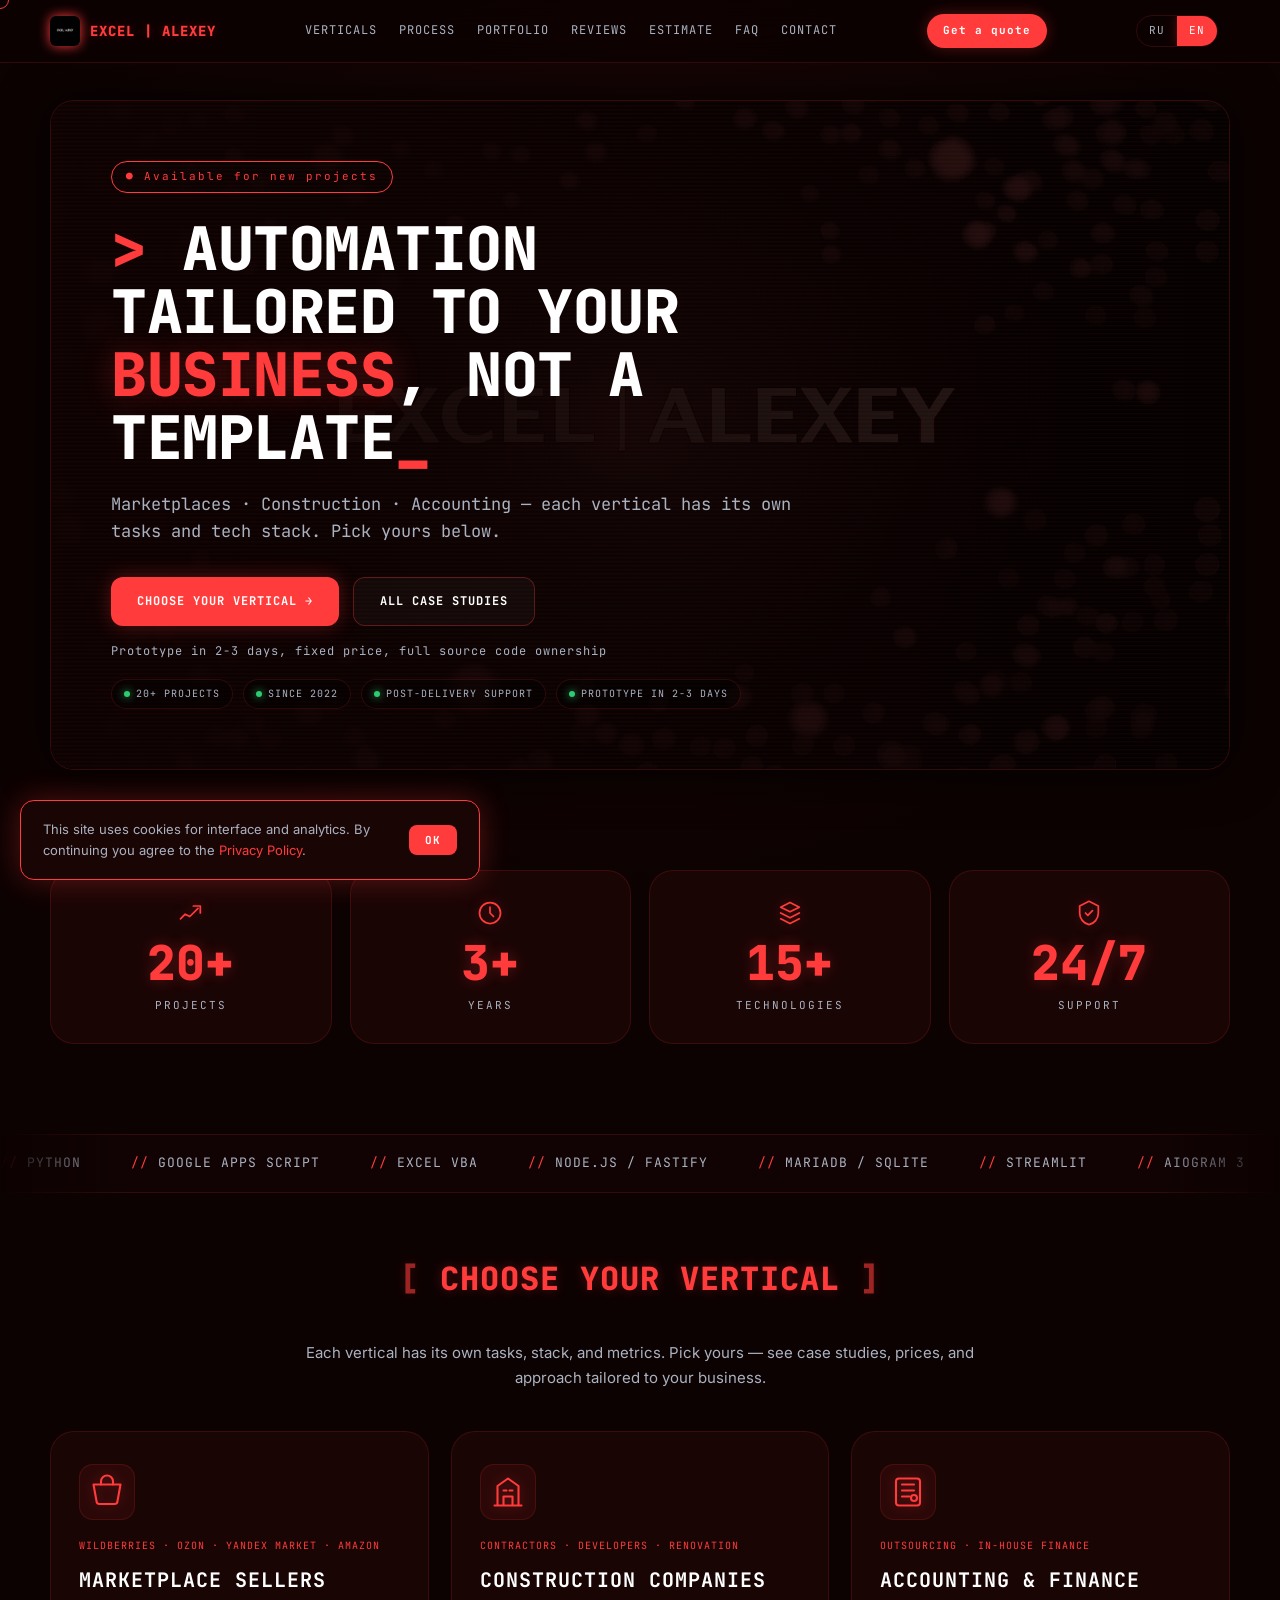
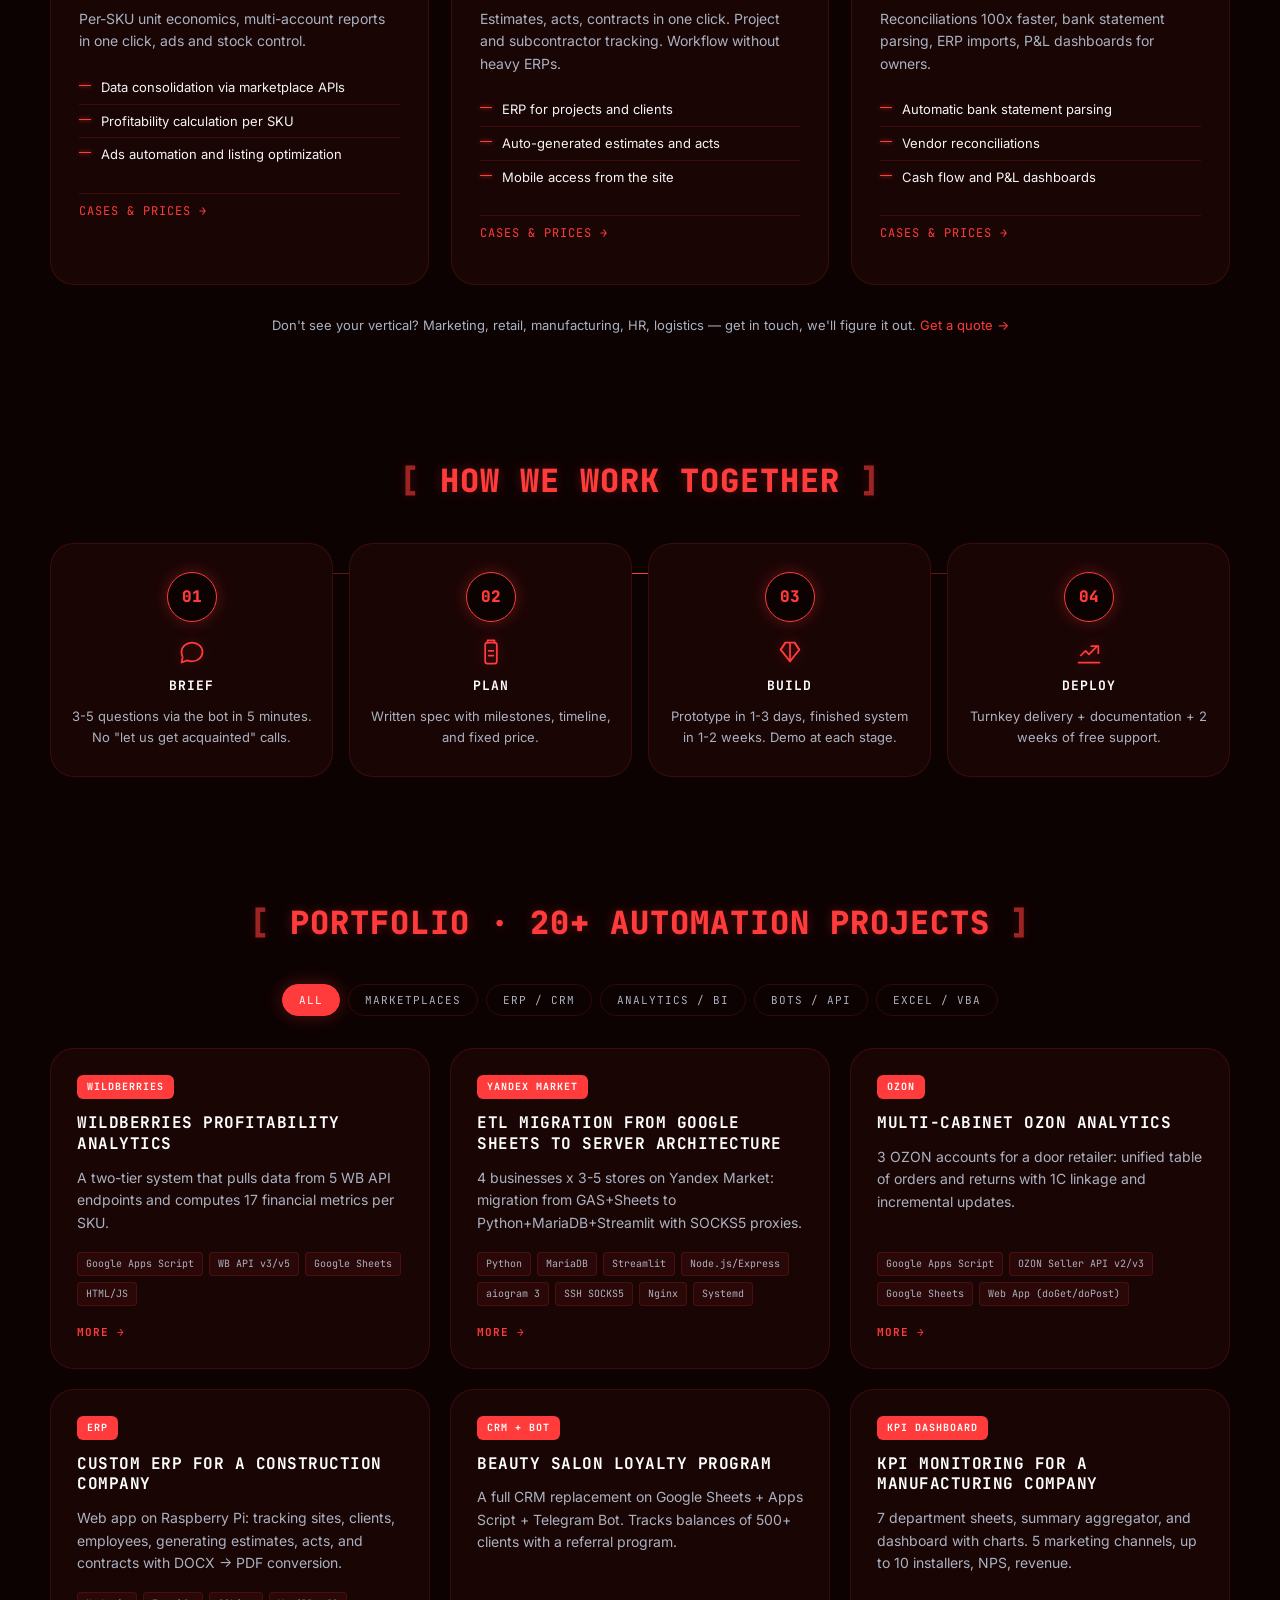
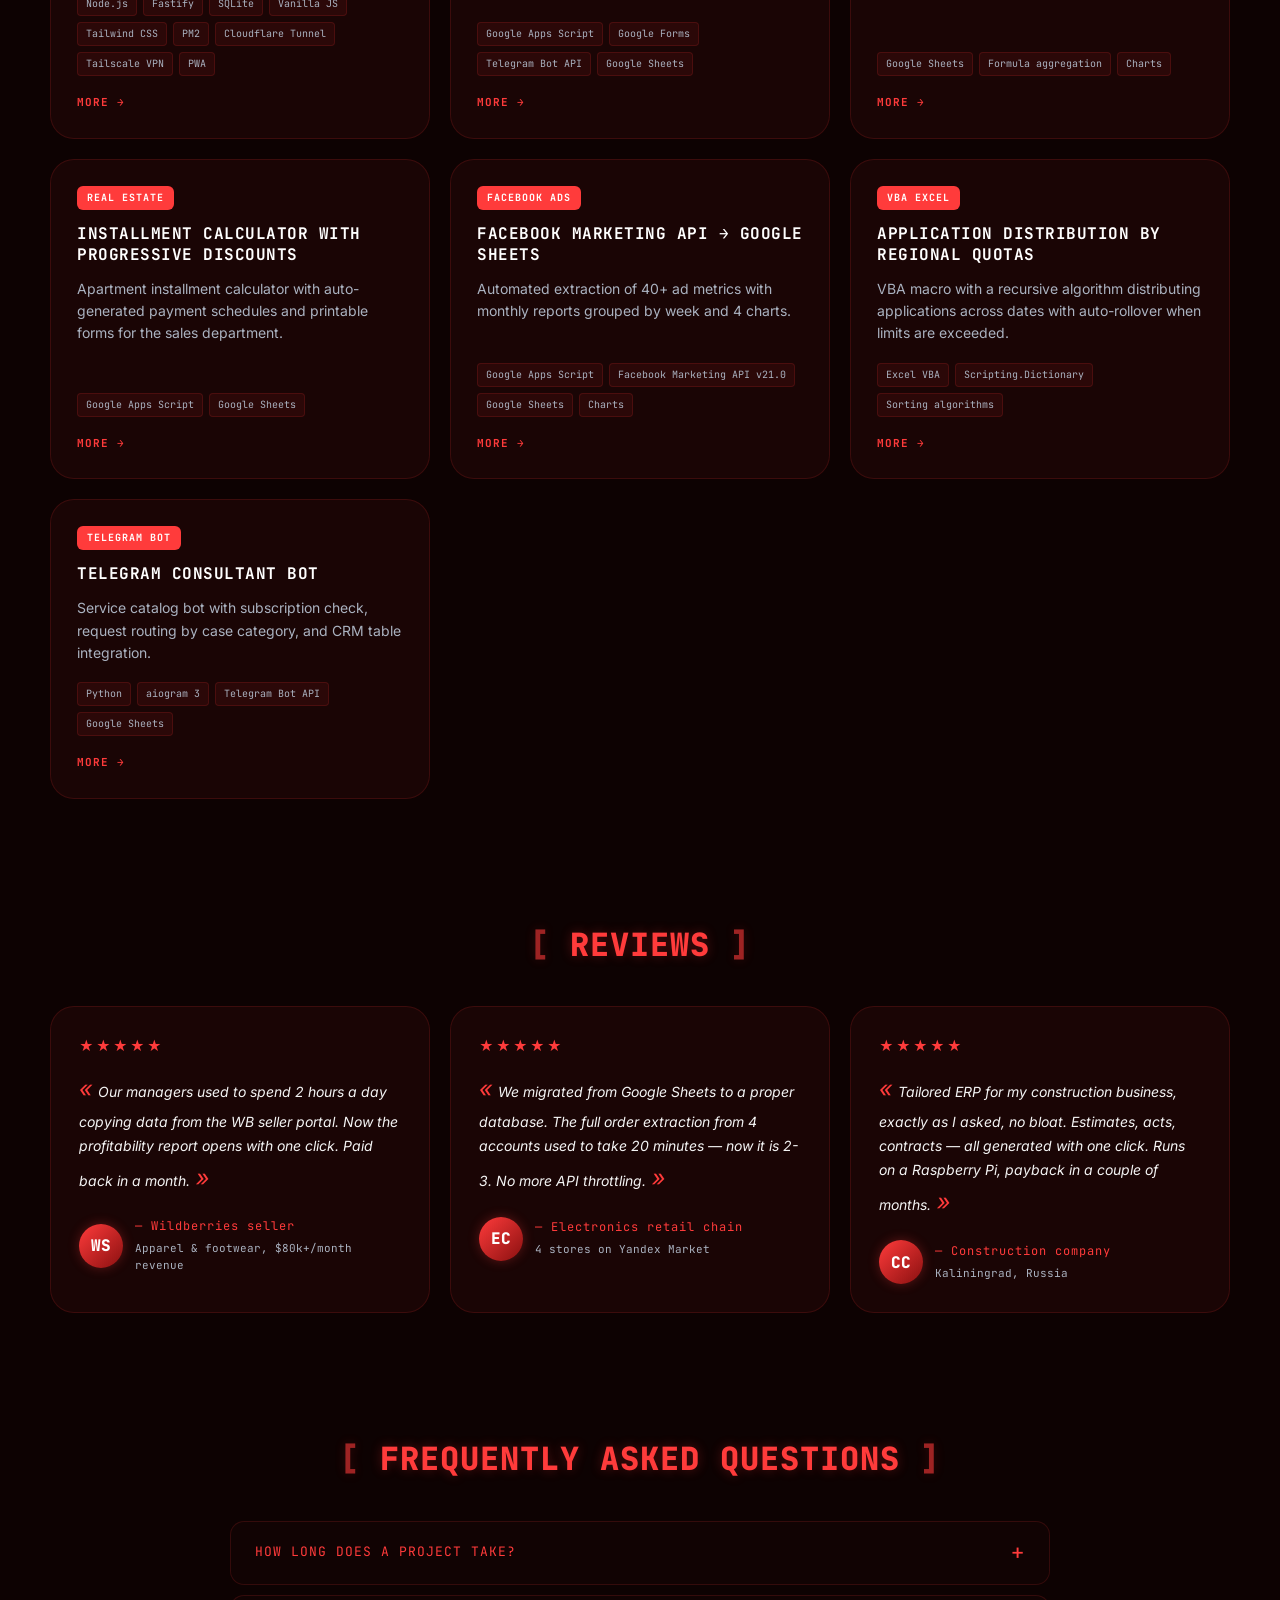
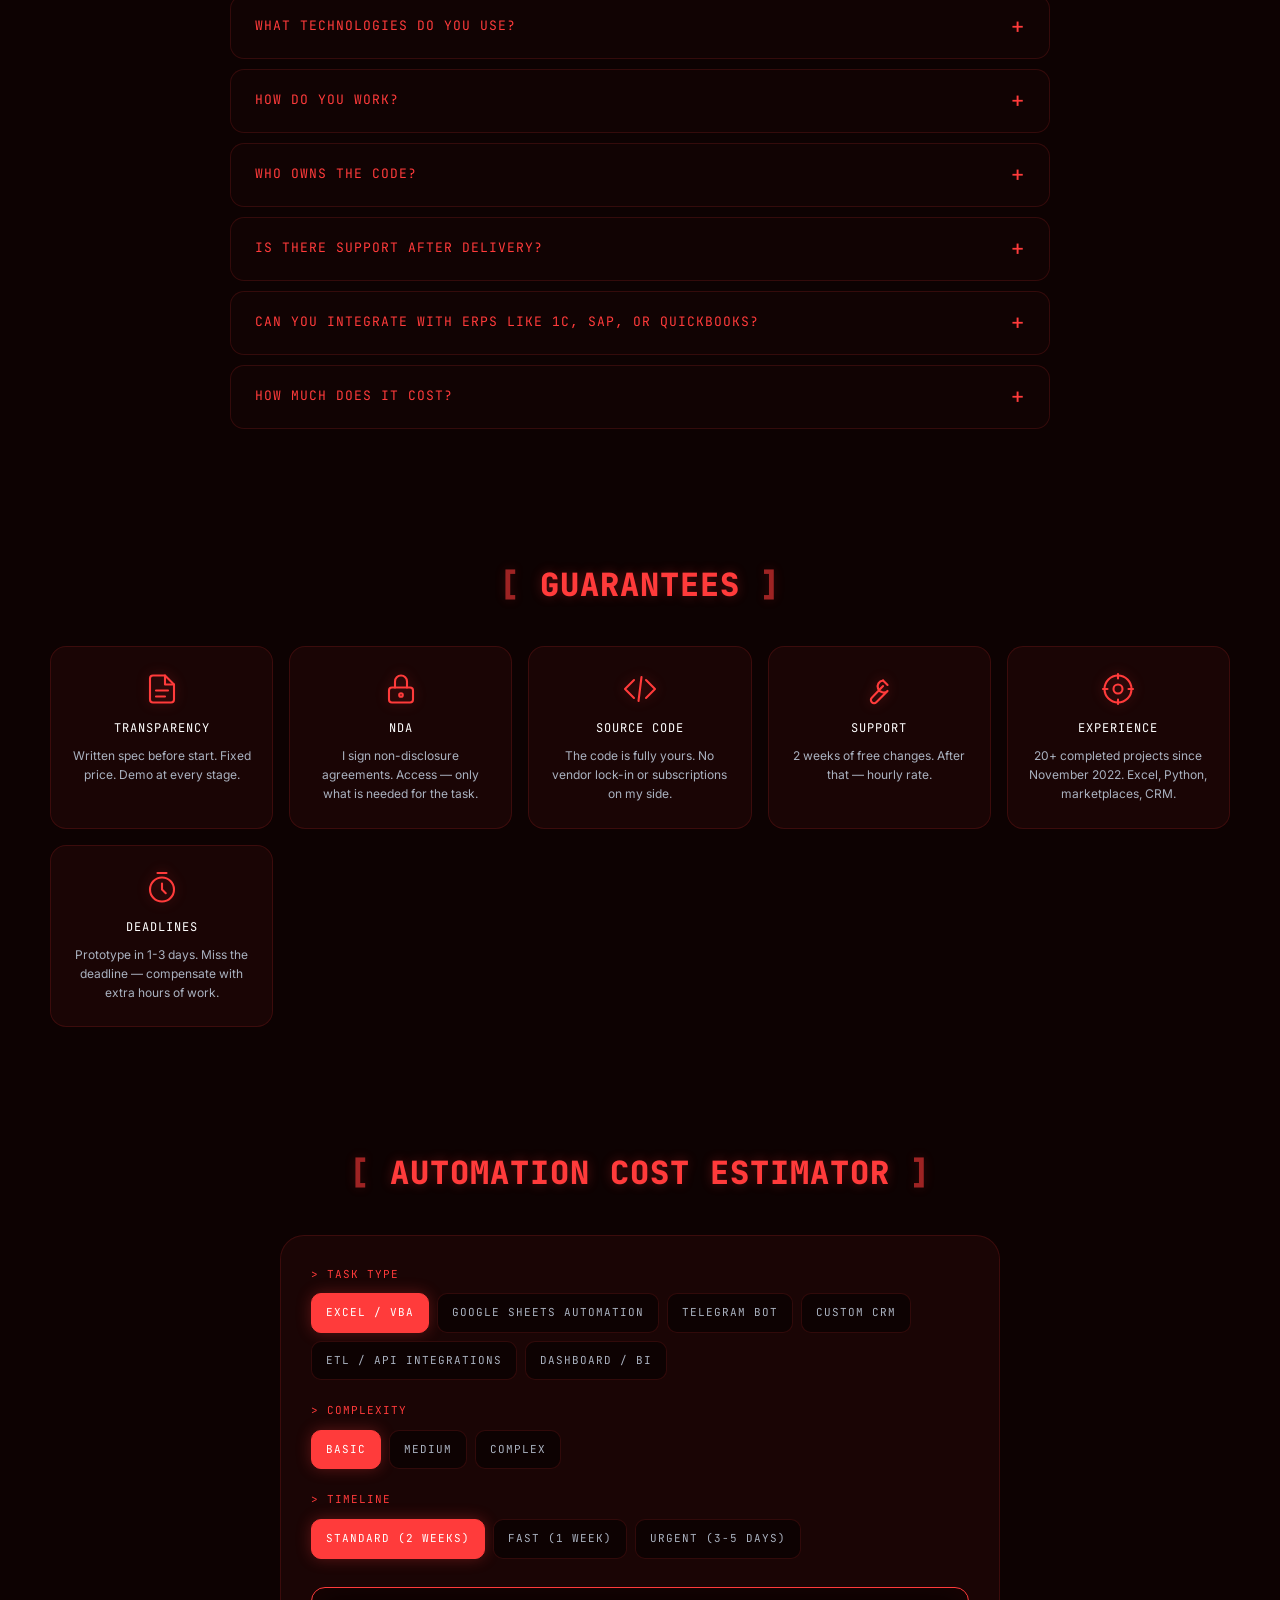
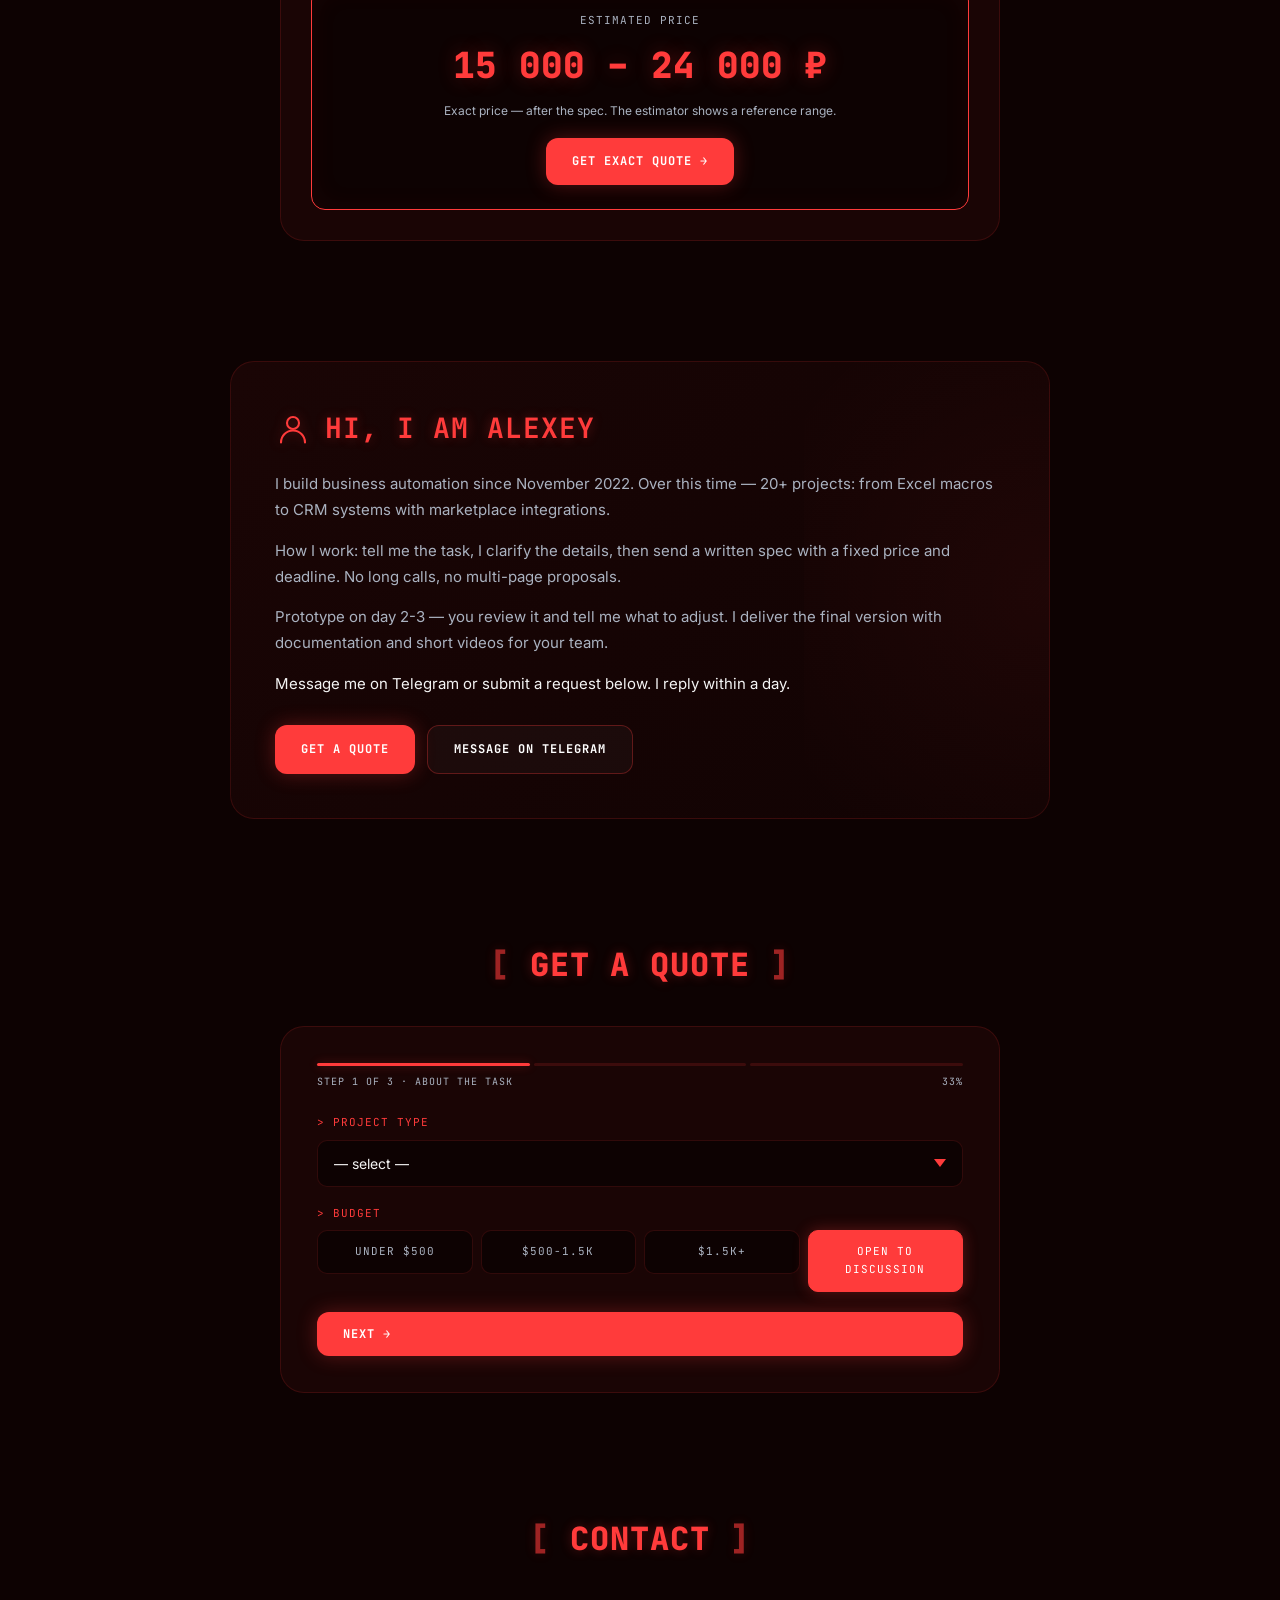
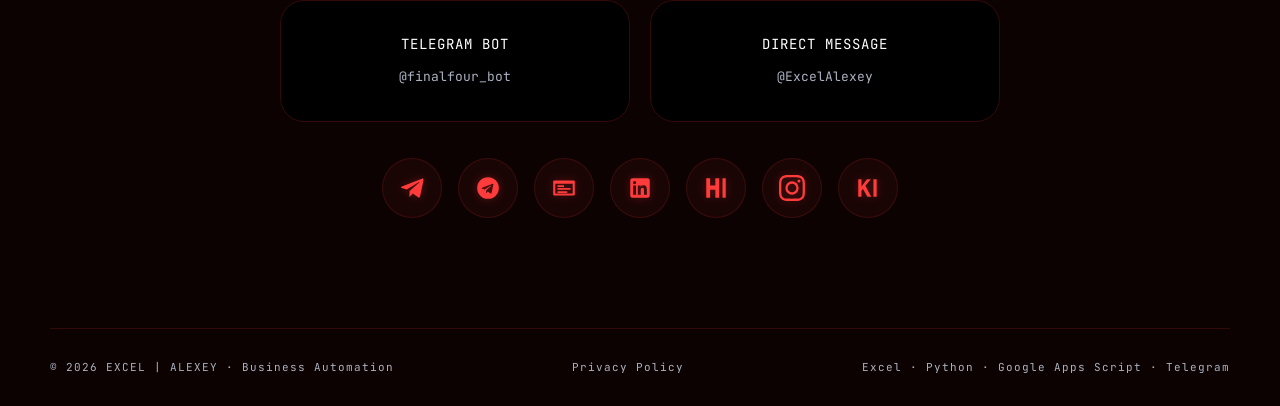
<file: index.html>
<!DOCTYPE html>
<html lang="ru">
<head>
<meta charset="utf-8" />
<meta name="viewport" content="width=device-width, initial-scale=1.0" />
<!-- Google tag (gtag.js) -->
<script async src="https://www.googletagmanager.com/gtag/js?id=G-3XF21N7YJF"></script>
<script>
  window.dataLayer = window.dataLayer || [];
  function gtag(){dataLayer.push(arguments);}
  gtag('js', new Date());

  gtag('config', 'G-3XF21N7YJF');
</script>
<!-- Yandex.Metrika counter -->
<script type="text/javascript">
  (function(m,e,t,r,i,k,a){
      m[i]=m[i]||function(){(m[i].a=m[i].a||[]).push(arguments)};
      m[i].l=1*new Date();
      for (var j = 0; j < document.scripts.length; j++) {if (document.scripts[j].src === r) { return; }}
      k=e.createElement(t),a=e.getElementsByTagName(t)[0],k.async=1,k.src=r,a.parentNode.insertBefore(k,a)
  })(window, document,'script','https://mc.yandex.ru/metrika/tag.js?id=108996801', 'ym');

  ym(108996801, 'init', {ssr:true, webvisor:true, clickmap:true, ecommerce:"dataLayer", referrer: document.referrer, url: location.href, accurateTrackBounce:true, trackLinks:true});
</script>
<noscript><div><img src="https://mc.yandex.ru/watch/108996801" style="position:absolute; left:-9999px;" alt="" /></div></noscript>
<!-- /Yandex.Metrika counter -->
<!-- Автоопределение языка (срабатывает до рендера) -->
<script>
(function(){
  try {
    var saved = localStorage.getItem('preferred_lang');
    if (saved === 'ru') return; // пользователь явно выбрал RU
    if (saved === 'en') {
      if (location.pathname === '/' || location.pathname === '/index.html') {
        location.replace('/en/' + location.search + location.hash);
      }
      return;
    }
    // Первый визит — определяем по browser language
    var langs = (navigator.languages || [navigator.language || 'en']).map(function(l){return (l||'').toLowerCase().split('-')[0];});
    var slavic = ['ru','uk','be','kk','ky','tg','uz','az'];
    var isSlavic = langs.some(function(l){return slavic.indexOf(l) >= 0;});
    if (!isSlavic && (location.pathname === '/' || location.pathname === '/index.html')) {
      location.replace('/en/' + location.search + location.hash);
    }
  } catch(e){}
})();
</script>
<meta name="google-site-verification" content="O84R7Kp4VEFQsmu5itda_h6VPmX3z3XzBydWqkqTWB4" />

<title>Автоматизация бизнеса под ключ — Excel, Google Sheets, CRM, API маркетплейсов | EXCEL ALEXEY</title>
<meta name="description" content="Автоматизация бизнеса от 15 000 ₽: Excel/VBA, Google Apps Script, Python, Telegram-боты, API Wildberries/Ozon/Yandex Market. 20+ проектов, 3+ года опыта. Прототип за 1-3 дня, исходники, поддержка после сдачи." />
<meta name="keywords" content="автоматизация бизнеса, разработка CRM под ключ, Google Apps Script, Excel VBA, Python автоматизация, Telegram бот, API Wildberries, API Ozon, API Yandex Market, ETL, дашборды, аналитика маркетплейсов, юнит-экономика WB" />
<meta name="author" content="Алексей, EXCEL | ALEXEY" />
<meta name="robots" content="index, follow, max-image-preview:large, max-snippet:-1, max-video-preview:-1" />
<meta name="googlebot" content="index, follow" />
<meta name="yandex" content="index, follow" />
<link rel="canonical" href="https://excelalexey-maker.github.io/" />

<!-- hreflang для двуязычной выдачи -->
<link rel="alternate" hreflang="ru" href="https://excelalexey-maker.github.io/" />
<link rel="alternate" hreflang="en" href="https://excelalexey-maker.github.io/en/" />
<link rel="alternate" hreflang="x-default" href="https://excelalexey-maker.github.io/" />

<meta property="og:type" content="website" />
<meta property="og:url" content="https://excelalexey-maker.github.io/" />
<meta property="og:title" content="EXCEL | ALEXEY — Автоматизация бизнеса под ключ" />
<meta property="og:description" content="Excel/VBA, Google Apps Script, Python, MariaDB, Telegram-боты, интеграции с API маркетплейсов. 20+ проектов, опыт с 2022 года." />
<meta property="og:image" content="https://excelalexey-maker.github.io/hero-poster.jpg" />
<meta property="og:image:width" content="1200" />
<meta property="og:image:height" content="630" />
<meta property="og:locale" content="ru_RU" />
<meta property="og:locale:alternate" content="en_US" />
<meta property="og:site_name" content="EXCEL | ALEXEY" />

<meta name="twitter:card" content="summary_large_image" />
<meta name="twitter:title" content="EXCEL | ALEXEY — Автоматизация бизнеса под ключ" />
<meta name="twitter:description" content="Excel/VBA, GAS, Python, MariaDB, Telegram-боты, API маркетплейсов." />
<meta name="twitter:image" content="https://excelalexey-maker.github.io/hero-poster.jpg" />

<meta name="geo.region" content="RU" />
<meta name="geo.placename" content="Россия, Москва, Санкт-Петербург, Калининград, Vietnam (remote)" />
<meta name="geo.position" content="55.7558;37.6173" />
<meta name="ICBM" content="55.7558, 37.6173" />
<meta name="theme-color" content="#0d0202" />
<meta name="format-detection" content="telephone=no" />

<link rel="icon" href="/favicon.ico" sizes="any" />
<link rel="icon" href="/favicon.svg" type="image/svg+xml" />
<link rel="apple-touch-icon" href="/apple-touch-icon.png" />
<link rel="manifest" href="/site.webmanifest" />

<link rel="preload" as="image" href="/hero-poster.jpg" fetchpriority="high" />
<link rel="preload" as="image" href="/Logo.png" />
<link rel="dns-prefetch" href="//mc.yandex.ru" />
<link rel="dns-prefetch" href="//www.googletagmanager.com" />
<link rel="dns-prefetch" href="//api.telegram.org" />

<link rel="preconnect" href="https://fonts.googleapis.com" />
<link rel="preconnect" href="https://fonts.gstatic.com" crossorigin />
<link href="https://fonts.googleapis.com/css2?family=Inter:wght@300;400;700;800&family=JetBrains+Mono:wght@400;700&display=swap" rel="stylesheet" />

<!-- ════════════════════════════════════════════════════════════════
     АНАЛИТИКА И UTM-ТРЕКИНГ
     ВАЖНО: подставь свои ID ниже:
       YM_ID  — ID счётчика Яндекс.Метрики (https://metrika.yandex.ru/)
       GA_ID  — Measurement ID Google Analytics 4 (формат G-XXXXXXXXXX)
     Если какой-то сервис не нужен — оставь "" (пустую строку), скрипт не загрузится.
     ════════════════════════════════════════════════════════════════ -->
<script>
window.ANALYTICS = {
  YM_ID: "108996801",          
  GA_ID: "G-3XF21N7YJF",         
  TG_BOT_TOKEN: "8294667687:AAEmJAEdW7NhufBKMhQ5bk4BBmMHZHsyN1o",   
  TG_CHAT_ID: "-1003757631462"      
};

/* === ЗАХВАТ UTM-МЕТОК (хранятся 30 дней) === */
(function(){
  try {
    const params = new URLSearchParams(location.search);
    const utmKeys = ['utm_source','utm_medium','utm_campaign','utm_content','utm_term','gclid','yclid','fbclid'];
    const captured = {};
    utmKeys.forEach(k => { const v = params.get(k); if (v) captured[k] = v; });
    if (Object.keys(captured).length) {
      captured._first_visit = new Date().toISOString();
      captured._referrer = document.referrer || 'direct';
      captured._landing = location.pathname;
      localStorage.setItem('utm_data', JSON.stringify(captured));
      localStorage.setItem('utm_data_ts', Date.now().toString());
    }
    // протухание через 30 дней
    const ts = +localStorage.getItem('utm_data_ts') || 0;
    if (ts && (Date.now() - ts) > 30*24*60*60*1000) {
      localStorage.removeItem('utm_data');
      localStorage.removeItem('utm_data_ts');
    }
  } catch(e){}
})();

/* === ЕДИНАЯ ФУНКЦИЯ ОТПРАВКИ СОБЫТИЙ === */
window.trackEvent = function(category, action, label, value) {
  try {
    if (window.ym && window.ANALYTICS.YM_ID) {
      window.ym(window.ANALYTICS.YM_ID, 'reachGoal', action, { category, label, value });
    }
    if (window.gtag) {
      window.gtag('event', action, { event_category: category, event_label: label, value: value });
    }
    // лог в консоль для отладки
    console.log('[track]', category, action, label || '', value || '');
  } catch(e){}
};

/* === ЯНДЕКС.МЕТРИКА === */
if (window.ANALYTICS.YM_ID) {
  (function(m,e,t,r,i,k,a){m[i]=m[i]||function(){(m[i].a=m[i].a||[]).push(arguments)};
  m[i].l=1*new Date();
  for (var j = 0; j < document.scripts.length; j++) {if (document.scripts[j].src === r) { return; }}
  k=e.createElement(t),a=e.getElementsByTagName(t)[0],k.async=1,k.src=r,a.parentNode.insertBefore(k,a)})
  (window, document, "script", "https://mc.yandex.ru/metrika/tag.js", "ym");
  ym(window.ANALYTICS.YM_ID, "init", { clickmap:true, trackLinks:true, accurateTrackBounce:true, webvisor:true, ecommerce:"dataLayer" });
}

/* === GOOGLE ANALYTICS 4 === */
if (window.ANALYTICS.GA_ID) {
  const s = document.createElement('script');
  s.async = true;
  s.src = 'https://www.googletagmanager.com/gtag/js?id=' + window.ANALYTICS.GA_ID;
  document.head.appendChild(s);
  window.dataLayer = window.dataLayer || [];
  window.gtag = function(){ dataLayer.push(arguments); };
  gtag('js', new Date());
  gtag('config', window.ANALYTICS.GA_ID, { anonymize_ip: true });
}
</script>

<script type="application/ld+json">
{
  "@context": "https://schema.org",
  "@graph": [
    {
      "@type": "ProfessionalService",
      "@id": "https://excelalexey-maker.github.io/#business",
      "name": "EXCEL | ALEXEY — Автоматизация бизнеса",
      "alternateName": "Excel Alexey",
      "description": "Автоматизация бизнеса под ключ: Excel/VBA, Google Apps Script, Python, MariaDB, Telegram-боты, интеграции с API маркетплейсов Wildberries, Ozon, Yandex Market. 20+ проектов с 2022 года.",
      "url": "https://excelalexey-maker.github.io/",
      "image": "https://excelalexey-maker.github.io/hero-poster.jpg",
      "logo": "https://excelalexey-maker.github.io/Logo.png",
      "priceRange": "₽₽",
      "currenciesAccepted": "RUB, USD, EUR",
      "paymentAccepted": "Bank transfer, SBP, Cryptocurrency",
      "areaServed": [
        {"@type": "Country", "name": "Russia"},
        {"@type": "Country", "name": "Belarus"},
        {"@type": "Country", "name": "Kazakhstan"},
        {"@type": "AdministrativeArea", "name": "СНГ"}
      ],
      "serviceArea": {"@type": "GeoCircle", "geoMidpoint": {"@type": "GeoCoordinates", "latitude": 55.7558, "longitude": 37.6173}, "geoRadius": 10000000},
      "knowsLanguage": ["ru", "en"],
      "provider": {"@id": "https://excelalexey-maker.github.io/#person"},
      "founder": {"@id": "https://excelalexey-maker.github.io/#person"},
      "aggregateRating": {
        "@type": "AggregateRating",
        "ratingValue": "5.0",
        "reviewCount": "18",
        "bestRating": "5",
        "worstRating": "1"
      },
      "hasOfferCatalog": {
        "@type": "OfferCatalog",
        "name": "Услуги автоматизации",
        "itemListElement": [
          {"@type": "Offer", "itemOffered": {"@type": "Service", "name": "Разработка кастомных CRM", "description": "CRM-системы под бизнес-процессы заказчика. Стек: Python, Node.js, MariaDB."}, "priceSpecification": {"@type": "PriceSpecification", "minPrice": 80000, "priceCurrency": "RUB"}},
          {"@type": "Offer", "itemOffered": {"@type": "Service", "name": "Дашборды и аналитика", "description": "BI-панели на Streamlit, Google Looker Studio, Excel Power Query."}, "priceSpecification": {"@type": "PriceSpecification", "minPrice": 30000, "priceCurrency": "RUB"}},
          {"@type": "Offer", "itemOffered": {"@type": "Service", "name": "Интеграция с API маркетплейсов", "description": "Wildberries, Ozon, Yandex Market: выгрузка заказов, остатков, цен, рекламы."}, "priceSpecification": {"@type": "PriceSpecification", "minPrice": 40000, "priceCurrency": "RUB"}},
          {"@type": "Offer", "itemOffered": {"@type": "Service", "name": "Telegram-боты", "description": "Боты на aiogram 3 и Node.js: уведомления, заявки, CRM-интеграции."}, "priceSpecification": {"@type": "PriceSpecification", "minPrice": 25000, "priceCurrency": "RUB"}},
          {"@type": "Offer", "itemOffered": {"@type": "Service", "name": "Excel и VBA макросы", "description": "Автоматизация рутины в Excel, кастомные функции, отчёты в один клик."}, "priceSpecification": {"@type": "PriceSpecification", "minPrice": 15000, "priceCurrency": "RUB"}},
          {"@type": "Offer", "itemOffered": {"@type": "Service", "name": "ETL-системы и миграция данных", "description": "Перенос с Google Sheets на серверные БД (MariaDB, PostgreSQL)."}, "priceSpecification": {"@type": "PriceSpecification", "minPrice": 100000, "priceCurrency": "RUB"}}
        ]
      },
      "review": [
        {
          "@type": "Review",
          "reviewRating": {"@type": "Rating", "ratingValue": "5", "bestRating": "5"},
          "author": {"@type": "Person", "name": "Селлер Wildberries (одежда и обувь)"},
          "reviewBody": "Раньше менеджеры по 2 часа в день копировали данные из ЛК WB. Теперь отчёт по рентабельности артикулов открывается одной кнопкой. Окупилось за месяц."
        },
        {
          "@type": "Review",
          "reviewRating": {"@type": "Rating", "ratingValue": "5", "bestRating": "5"},
          "author": {"@type": "Person", "name": "Сеть магазинов электроники"},
          "reviewBody": "Мигрировали с Google Sheets на нормальную БД. Полный цикл выгрузки заказов с 4 кабинетов раньше занимал 20 минут — стало 2-3."
        },
        {
          "@type": "Review",
          "reviewRating": {"@type": "Rating", "ratingValue": "5", "bestRating": "5"},
          "author": {"@type": "Person", "name": "ИП, строительная компания, Калининград"},
          "reviewBody": "ERP под мою стройку, без лишнего. Сметы, акты, договоры — всё генерируется в один клик. Окупаемость пара месяцев."
        }
      ],
      "sameAs": [
        "https://t.me/ExcelAlexey",
        "https://www.linkedin.com/in/excel-alexey/",
        "https://career.habr.com/excelalexey",
        "https://www.instagram.com/excelalexey/",
        "https://kwork.ru/user/excel_alexey"
      ]
    },
    {
      "@type": "Person",
      "@id": "https://excelalexey-maker.github.io/#person",
      "name": "Алексей",
      "alternateName": "Excel Alexey",
      "jobTitle": "Специалист по автоматизации бизнеса",
      "description": "Специалист по автоматизации бизнес-процессов с опытом с ноября 2022 года. Более 20 завершённых проектов: CRM-системы, ETL-пайплайны, интеграции с API маркетплейсов, Telegram-боты.",
      "url": "https://excelalexey-maker.github.io/",
      "image": "https://excelalexey-maker.github.io/hero-poster.jpg",
      "knowsAbout": [
        "Python", "Google Apps Script", "Excel VBA", "Node.js",
        "MariaDB", "SQLite", "PostgreSQL", "Streamlit",
        "aiogram", "Telegram Bot API",
        "Wildberries API", "Ozon Seller API", "Yandex Market API",
        "ETL", "REST API", "Cloudflare Tunnel",
        "Бизнес-автоматизация", "Юнит-экономика маркетплейсов"
      ],
      "knowsLanguage": ["ru", "en"],
      "hasOccupation": {
        "@type": "Occupation",
        "name": "Business Automation Specialist",
        "occupationLocation": {"@type": "Country", "name": "Russia"},
        "skills": "Python, VBA, Google Apps Script, Node.js, MariaDB, Telegram Bot API"
      },
      "sameAs": [
        "https://t.me/ExcelAlexey",
        "https://www.linkedin.com/in/excel-alexey/",
        "https://career.habr.com/excelalexey",
        "https://www.instagram.com/excelalexey/",
        "https://kwork.ru/user/excel_alexey"
      ]
    },
    {
      "@type": "WebSite",
      "@id": "https://excelalexey-maker.github.io/#website",
      "url": "https://excelalexey-maker.github.io/",
      "name": "EXCEL | ALEXEY",
      "inLanguage": ["ru", "en"],
      "publisher": {"@id": "https://excelalexey-maker.github.io/#person"}
    },
    {
      "@type": "BreadcrumbList",
      "itemListElement": [
        {"@type": "ListItem", "position": 1, "name": "Главная", "item": "https://excelalexey-maker.github.io/"},
        {"@type": "ListItem", "position": 2, "name": "Услуги автоматизации", "item": "https://excelalexey-maker.github.io/#process"},
        {"@type": "ListItem", "position": 3, "name": "Портфолио", "item": "https://excelalexey-maker.github.io/#cases"},
        {"@type": "ListItem", "position": 4, "name": "Контакты", "item": "https://excelalexey-maker.github.io/#contact"}
      ]
    }
  ]
}
</script>

<script type="application/ld+json">
{
  "@context": "https://schema.org",
  "@type": "FAQPage",
  "mainEntity": [
    {"@type": "Question", "name": "Сколько времени занимает проект автоматизации?",
     "acceptedAnswer": {"@type": "Answer", "text": "Прототип за 1-3 дня, готовый проект за 1-2 недели в зависимости от сложности. ETL-системы и кастомные ERP — 3-6 недель."}},
    {"@type": "Question", "name": "Какие технологии используете?",
     "acceptedAnswer": {"@type": "Answer", "text": "Python, Google Apps Script, VBA Excel, Node.js, SQL/MariaDB/SQLite, Telegram Bot API, REST API маркетплейсов (Wildberries, Ozon, Yandex Market)."}},
    {"@type": "Question", "name": "В каком формате работаете?",
     "acceptedAnswer": {"@type": "Answer", "text": "Удалённо по всей России и СНГ. Работаю с физлицами, ИП и юрлицами. Оплата на карту, СБП или расчётный счёт. Все детали оформления оговариваем индивидуально."}},
    {"@type": "Question", "name": "Кому принадлежит код после сдачи проекта?",
     "acceptedAnswer": {"@type": "Answer", "text": "Полностью клиенту. Передаю исходники, документацию и инструкции по эксплуатации. Никаких подписок и vendor-lock."}},
    {"@type": "Question", "name": "Есть ли поддержка после сдачи?",
     "acceptedAnswer": {"@type": "Answer", "text": "2 недели бесплатной поддержки и доработок включены в стоимость. Дальше — по часовой ставке или абонементом."}},
    {"@type": "Question", "name": "Можно ли подключить 1С к маркетплейсам?",
     "acceptedAnswer": {"@type": "Answer", "text": "Да, через REST API, OData, выгрузку в Excel/CSV или прямое подключение к базе. Связка 1С с маркетплейсами, CRM и Telegram реализуется."}},
    {"@type": "Question", "name": "Сколько стоит автоматизация?",
     "acceptedAnswer": {"@type": "Answer", "text": "Простая автоматизация Google Sheets — от 15 000 ₽. Кастомная CRM — от 80 000 ₽. ETL-система с серверной частью — от 150 000 ₽. Точная цена — после ТЗ."}}
  ]
}
</script>

<style>
:root {
  --bg: #0d0202;
  --card: #1a0505;
  --card-2: #110303;
  --accent: #ff3b3b;
  --accent-glow: rgba(255, 59, 59, 0.3);
  --text: #f4f4f4;
  --muted: #aab2c0;
  --border: rgba(255, 59, 59, 0.15);
  --container: 1180px;
  --r: 24px;
}
* { box-sizing: border-box; margin: 0; padding: 0; }
html { scroll-behavior: smooth; }
body {
  font-family: 'Inter', sans-serif;
  color: var(--text);
  background: var(--bg);
  line-height: 1.6;
  overflow-x: hidden;
}
body::before {
  content: ""; position: fixed; inset: 0; z-index: -1;
  background: radial-gradient(circle at 50% 30%, #1a0505 0%, #0d0202 70%);
  animation: bgPulse 10s infinite ease-in-out;
}
@keyframes bgPulse { 0%,100% { opacity: 0.85; } 50% { opacity: 1; } }
.container { width: min(var(--container), 100% - 40px); margin: 0 auto; }
a { text-decoration: none; color: inherit; transition: 0.3s; }
img { max-width: 100%; display: block; }
.mono, h1, h2, h3, .tag, .linkBtn, summary, .chip {
  font-family: 'JetBrains Mono', monospace; text-transform: uppercase; letter-spacing: 1px;
}

/* ── Прогресс скролла ── */
.scrollProgress {
  position: fixed; top: 0; left: 0; height: 2px;
  background: var(--accent); width: 0%; z-index: 9999;
  box-shadow: 0 0 10px var(--accent); transition: width 0.05s linear;
}

/* ── Кастомный курсор ── */
.cursor {
  position: fixed; width: 18px; height: 18px;
  border: 1px solid var(--accent); border-radius: 50%;
  pointer-events: none; z-index: 10000;
  transform: translate(-50%, -50%);
  transition: width 0.2s, height 0.2s, background 0.2s;
  mix-blend-mode: difference;
}
.cursor.active { width: 38px; height: 38px; background: rgba(255,59,59,0.15); }
@media (max-width: 820px), (pointer: coarse) { .cursor { display: none; } }

/* ── HEADER ── */
.siteHeader {
  position: fixed; top: 0; left: 0; right: 0; z-index: 1000;
  background: rgba(13, 2, 2, 0.9);
  backdrop-filter: blur(15px); -webkit-backdrop-filter: blur(15px);
  border-bottom: 1px solid var(--border);
  transition: transform 0.3s;
}
.siteHeader.hidden { transform: translateY(-100%); }
.siteHeader__inner { display: flex; align-items: center; justify-content: space-between; padding: 14px 0; }
.brand { display: flex; align-items: center; gap: 10px; }
.brand__logo { width: 30px; height: 30px; border-radius: 6px; filter: drop-shadow(0 0 6px var(--accent)); }
.brand__name { font-weight: 800; font-size: 14px; color: var(--accent); text-shadow: 0 0 10px var(--accent-glow); font-family: 'JetBrains Mono', monospace; letter-spacing: 1px; }

.nav { display: flex; gap: 22px; }
.nav__link { font-size: 12px; color: var(--muted); font-family: 'JetBrains Mono', monospace; letter-spacing: 1px; text-transform: uppercase; }
.nav__link:hover { color: var(--accent); text-shadow: 0 0 8px var(--accent); }

.headerCta {
  padding: 8px 16px; background: var(--accent); border-radius: 50px;
  font-size: 11px; font-weight: 700; color: #fff;
  box-shadow: 0 0 15px var(--accent-glow);
  font-family: 'JetBrains Mono', monospace; letter-spacing: 1px;
}
.headerCta:hover { transform: translateY(-2px); box-shadow: 0 0 25px var(--accent); }

.burger { display: none; width: 32px; height: 32px; cursor: pointer; flex-direction: column; justify-content: center; gap: 5px; padding: 0; background: none; border: none; }
.burger span { display: block; width: 22px; height: 2px; background: var(--accent); transition: 0.3s; box-shadow: 0 0 6px var(--accent); margin: 0 auto; }
.burger.open span:nth-child(1) { transform: translateY(7px) rotate(45deg); }
.burger.open span:nth-child(2) { opacity: 0; }
.burger.open span:nth-child(3) { transform: translateY(-7px) rotate(-45deg); }

/* ── HERO ── */
main { padding-top: 80px; }
.heroSection { padding: 20px 0 50px; }
.heroCard {
  position: relative; border-radius: var(--r); overflow: hidden;
  border: 1px solid rgba(255,59,59,0.2); background: #000;
  min-height: 540px; display: flex; align-items: center;
  box-shadow: 0 0 50px rgba(0,0,0,0.9);
  animation: borderGlow 4s infinite ease-in-out;
}
@keyframes borderGlow {
  0%,100% { border-color: rgba(255,59,59,0.2); box-shadow: 0 0 30px rgba(0,0,0,0.9); }
  50% { border-color: var(--accent); box-shadow: 0 0 40px rgba(255,59,59,0.2); }
}
.heroVideo {
  position: absolute; inset: 0; width: 100%; height: 100%;
  object-fit: cover; opacity: 0.45;
  filter: sepia(100%) saturate(300%) brightness(35%) hue-rotate(-50deg);
}
.heroOverlay {
  position: absolute; inset: 0; z-index: 2;
  background: linear-gradient(90deg, rgba(13,2,2,0.97) 0%, rgba(13,2,2,0.55) 70%, rgba(13,2,2,0.3) 100%);
}
.heroScanlines {
  position: absolute; inset: 0; z-index: 3; pointer-events: none;
  background: repeating-linear-gradient(0deg, transparent 0, transparent 2px, rgba(255,59,59,0.04) 3px, rgba(255,59,59,0.04) 4px);
  animation: scanShift 10s linear infinite;
}
@keyframes scanShift { from { background-position: 0 0; } to { background-position: 0 100px; } }

.heroContent { position: relative; z-index: 10; padding: 60px; max-width: 850px; width: 100%; }

.heroTag {
  display: inline-block; font-family: 'JetBrains Mono', monospace; font-size: 11px;
  color: var(--accent); border: 1px solid var(--accent);
  padding: 6px 14px; border-radius: 50px; margin-bottom: 24px;
  letter-spacing: 2px; animation: tagPulse 2s infinite;
}
.heroTag::before { content: "● "; }
@keyframes tagPulse { 0%,100% { box-shadow: 0 0 0 0 var(--accent-glow); } 50% { box-shadow: 0 0 20px 4px transparent; } }

.heroTitle {
  font-size: clamp(28px, 5.5vw, 60px); font-weight: 800;
  line-height: 1.05; margin-bottom: 22px; color: #fff;
  font-family: 'JetBrains Mono', monospace; letter-spacing: -0.5px;
}
.heroTitle::before { content: "> "; color: var(--accent); }
.heroTitle::after { content: "_"; color: var(--accent); animation: blink 1s infinite; }
@keyframes blink { 0%,100% { opacity: 1; } 50% { opacity: 0; } }
.heroTitle .accent { color: var(--accent); text-shadow: 0 0 30px var(--accent-glow); }

.heroSubtitle { font-family: 'JetBrains Mono', monospace; font-size: clamp(13px, 1.7vw, 17px); color: var(--muted); margin-bottom: 32px; }

.heroCtaRow { display: flex; gap: 14px; margin-bottom: 16px; flex-wrap: wrap; }
.btn {
  display: inline-flex; align-items: center; gap: 8px;
  padding: 14px 26px; border-radius: 12px;
  font-family: 'JetBrains Mono', monospace; font-weight: 700;
  font-size: 12px; text-transform: uppercase; letter-spacing: 1px;
  transition: 0.3s; border: none; cursor: pointer;
}
.btn--primary { background: var(--accent); color: #fff; box-shadow: 0 0 20px var(--accent-glow); }
.btn--primary:hover { transform: translateY(-3px); box-shadow: 0 0 35px var(--accent); }
.btn--ghost { border: 1px solid rgba(255,59,59,0.3); background: rgba(255,255,255,0.03); color: #fff; }
.btn--ghost:hover { border-color: var(--accent); background: rgba(255,59,59,0.1); transform: translateY(-2px); }

.heroNote { font-size: 12px; color: var(--muted); margin-top: 8px; font-family: 'JetBrains Mono', monospace; letter-spacing: 1px; }

/* ── СЕКЦИИ ── */
.section { padding: 60px 0; }
.h2 {
  font-size: clamp(20px, 3.5vw, 32px); font-weight: 800; color: var(--accent);
  margin-bottom: 36px; text-align: center; text-shadow: 0 0 12px var(--accent-glow);
}
.h2::before { content: "[ "; opacity: 0.6; }
.h2::after { content: " ]"; opacity: 0.6; }

/* ── METRICS ── */
.metrics {
  display: grid; grid-template-columns: repeat(4, 1fr); gap: 18px;
  padding: 30px 0;
}
.metric {
  text-align: center; padding: 28px 18px;
  background: var(--card); border: 1px solid var(--border);
  border-radius: var(--r); transition: 0.3s;
}
.metric:hover { border-color: var(--accent); box-shadow: 0 0 25px var(--accent-glow); transform: translateY(-4px); }
.metric__num {
  font-family: 'JetBrains Mono', monospace; font-size: clamp(30px, 4vw, 48px);
  font-weight: 800; color: var(--accent);
  text-shadow: 0 0 15px var(--accent-glow); line-height: 1; margin-bottom: 10px;
}
.metric__label {
  font-family: 'JetBrains Mono', monospace; font-size: 11px;
  color: var(--muted); text-transform: uppercase; letter-spacing: 2px;
}

/* ── ПАНЕЛИ ── */
.grid2 { display: grid; grid-template-columns: 1fr 1fr; gap: 20px; }
.panel { background: var(--card); padding: 32px; border-radius: var(--r); border: 1px solid var(--border); backdrop-filter: blur(10px); }
.ul li { margin-bottom: 12px; font-size: 14px; color: var(--muted); list-style: none; }
.ul li::before { content: "✓ "; color: var(--accent); font-weight: bold; }

/* ── СТЕК ── */
.stack {
  overflow: hidden; padding: 18px 0; border-top: 1px solid var(--border); border-bottom: 1px solid var(--border);
  background: rgba(26,5,5,0.4);
  -webkit-mask-image: linear-gradient(90deg, transparent 0%, #000 10%, #000 90%, transparent 100%);
          mask-image: linear-gradient(90deg, transparent 0%, #000 10%, #000 90%, transparent 100%);
}
.stack__track { display: flex; gap: 50px; animation: marquee 40s linear infinite; width: max-content; }
.stack__item {
  font-family: 'JetBrains Mono', monospace; font-size: 13px;
  color: var(--muted); white-space: nowrap; letter-spacing: 1px;
  text-transform: uppercase;
}
.stack__item::before { content: "// "; color: var(--accent); }
@keyframes marquee { from { transform: translateX(0); } to { transform: translateX(-50%); } }

/* ── PROCESS (4 этапа) ── */
.processGrid { display: grid; grid-template-columns: repeat(4, 1fr); gap: 16px; position: relative; }
.processGrid::before {
  content: ""; position: absolute; top: 30px; left: 10%; right: 10%; height: 1px;
  background: linear-gradient(90deg, transparent, var(--accent), transparent); z-index: 0;
}
.processStep {
  position: relative; padding: 28px 20px; text-align: center;
  background: var(--card); border-radius: var(--r); border: 1px solid var(--border); z-index: 1; transition: 0.3s;
}
.processStep:hover { border-color: var(--accent); transform: translateY(-6px); }
.processStep__num {
  width: 50px; height: 50px; margin: 0 auto 16px;
  border: 1px solid var(--accent); border-radius: 50%;
  display: flex; align-items: center; justify-content: center;
  font-family: 'JetBrains Mono', monospace; font-weight: 800; color: var(--accent);
  background: var(--bg); box-shadow: 0 0 15px var(--accent-glow);
}
.processStep__title { font-family: 'JetBrains Mono', monospace; font-size: 13px; font-weight: 700; color: #fff; margin-bottom: 10px; text-transform: uppercase; letter-spacing: 1px; }
.processStep__desc { font-size: 13px; color: var(--muted); line-height: 1.6; }

/* ── КЕЙСЫ ── */
.casesFilter { display: flex; flex-wrap: wrap; gap: 8px; justify-content: center; margin-bottom: 32px; }
.chip {
  padding: 8px 16px; border: 1px solid var(--border); border-radius: 50px;
  font-size: 11px; color: var(--muted); cursor: pointer; transition: 0.25s;
  background: transparent;
}
.chip:hover { color: var(--accent); border-color: var(--accent); }
.chip.active { background: var(--accent); color: #fff; border-color: var(--accent); box-shadow: 0 0 18px var(--accent-glow); }

.cards3 { display: grid; grid-template-columns: repeat(auto-fill, minmax(320px, 1fr)); gap: 20px; }
.card {
  background: var(--card); padding: 26px; border-radius: var(--r);
  border: 1px solid var(--border); display: flex; flex-direction: column;
  transition: 0.4s; cursor: pointer; position: relative; overflow: hidden;
}
.card::before {
  content: ""; position: absolute; inset: 0;
  background: linear-gradient(135deg, transparent 60%, rgba(255,59,59,0.08));
  opacity: 0; transition: 0.4s;
}
.card:hover::before { opacity: 1; }
.card:hover { border-color: var(--accent); transform: translateY(-8px); box-shadow: 0 12px 35px rgba(255,59,59,0.18); }
.card > * { position: relative; z-index: 1; }
.tag { background: var(--accent); font-size: 10px; padding: 4px 10px; border-radius: 6px; margin-bottom: 14px; display: inline-block; color: #fff; width: fit-content; font-weight: 700; }
.card__h3 { font-family: 'JetBrains Mono', monospace; font-size: 16px; margin-bottom: 12px; color: #fff; text-transform: uppercase; letter-spacing: 0.5px; line-height: 1.3; }
.card__p { font-size: 14px; color: var(--muted); margin-bottom: 18px; flex-grow: 1; }
.card__stack { display: flex; flex-wrap: wrap; gap: 6px; margin-bottom: 18px; }
.card__stack span {
  font-family: 'JetBrains Mono', monospace; font-size: 10px;
  padding: 3px 8px; border-radius: 4px;
  background: rgba(255,59,59,0.08); color: var(--muted); border: 1px solid var(--border);
}
.linkBtn { font-family: 'JetBrains Mono', monospace; font-size: 11px; color: var(--accent); font-weight: 700; letter-spacing: 1px; text-transform: uppercase; }
.linkBtn:hover { text-shadow: 0 0 10px var(--accent); }

/* ── МОДАЛКА КЕЙСА ── */
.modal {
  position: fixed; inset: 0; z-index: 9998; display: none;
  align-items: center; justify-content: center; padding: 20px;
  background: rgba(0,0,0,0.8); backdrop-filter: blur(8px);
}
.modal.open { display: flex; }
.modal__inner {
  background: var(--card); border: 1px solid var(--accent); border-radius: var(--r);
  max-width: 760px; width: 100%; max-height: 88vh; overflow-y: auto;
  padding: 36px; box-shadow: 0 0 50px var(--accent-glow); position: relative;
}
.modal__close {
  position: absolute; top: 16px; right: 16px; width: 36px; height: 36px;
  border: 1px solid var(--border); border-radius: 50%; background: transparent;
  color: var(--accent); cursor: pointer; font-size: 20px; line-height: 1;
}
.modal__close:hover { border-color: var(--accent); box-shadow: 0 0 15px var(--accent-glow); }
.modal__tag { background: var(--accent); font-size: 10px; padding: 4px 10px; border-radius: 6px; color: #fff; display: inline-block; margin-bottom: 14px; font-family: 'JetBrains Mono', monospace; font-weight: 700; }
.modal__title { font-family: 'JetBrains Mono', monospace; font-size: 22px; color: #fff; margin-bottom: 18px; text-transform: uppercase; line-height: 1.2; }
.modal h4 { font-family: 'JetBrains Mono', monospace; font-size: 13px; color: var(--accent); margin: 22px 0 10px; text-transform: uppercase; letter-spacing: 1px; }
.modal h4::before { content: "// "; opacity: 0.7; }
.modal p, .modal li { font-size: 14px; color: var(--muted); line-height: 1.7; }
.modal ul { padding-left: 20px; }
.modal ul li { margin-bottom: 6px; list-style: none; position: relative; }
.modal ul li::before { content: "▸"; color: var(--accent); position: absolute; left: -16px; }
.modal__stack { display: flex; flex-wrap: wrap; gap: 6px; margin-top: 12px; }
.modal__stack span { font-family: 'JetBrains Mono', monospace; font-size: 11px; padding: 4px 10px; border-radius: 4px; background: rgba(255,59,59,0.1); color: var(--text); border: 1px solid var(--border); }

/* ── ОТЗЫВЫ ── */
.testimonials { display: grid; grid-template-columns: repeat(auto-fit, minmax(280px, 1fr)); gap: 20px; }
.testimonial { background: var(--card); padding: 28px; border-radius: var(--r); border: 1px solid var(--border); transition: 0.3s; }
.testimonial:hover { border-color: var(--accent); }
.testimonial__quote { font-size: 14px; color: var(--text); line-height: 1.7; margin-bottom: 18px; font-style: italic; }
.testimonial__quote::before { content: "« "; color: var(--accent); font-size: 24px; }
.testimonial__quote::after { content: " »"; color: var(--accent); font-size: 24px; }
.testimonial__author { font-family: 'JetBrains Mono', monospace; font-size: 12px; color: var(--accent); letter-spacing: 1px; }
.testimonial__role { font-family: 'JetBrains Mono', monospace; font-size: 11px; color: var(--muted); margin-top: 4px; }

/* ── СОЦСЕТИ ── */
.socials { display: flex; flex-wrap: wrap; gap: 16px; justify-content: center; margin-top: 16px; }
.social {
  width: 60px; height: 60px; border: 1px solid var(--border); border-radius: 50%;
  display: flex; align-items: center; justify-content: center;
  background: var(--card); transition: 0.35s; position: relative;
  animation: socPulse 3s infinite ease-in-out;
}
.social:nth-child(2) { animation-delay: 0.3s; }
.social:nth-child(3) { animation-delay: 0.6s; }
.social:nth-child(4) { animation-delay: 0.9s; }
.social:nth-child(5) { animation-delay: 1.2s; }
.social:nth-child(6) { animation-delay: 1.5s; }
.social:nth-child(7) { animation-delay: 1.8s; }
.social:nth-child(8) { animation-delay: 2.1s; }
@keyframes socPulse {
  0%,100% { box-shadow: 0 0 0 0 var(--accent-glow); border-color: var(--border); }
  50% { box-shadow: 0 0 20px 4px transparent; border-color: rgba(255,59,59,0.4); }
}
.social svg { width: 26px; height: 26px; fill: var(--accent); transition: 0.3s; filter: drop-shadow(0 0 4px var(--accent-glow)); }
.social:hover { background: var(--accent); transform: translateY(-5px) scale(1.08); box-shadow: 0 0 30px var(--accent); border-color: var(--accent); }
.social:hover svg { fill: #fff; filter: drop-shadow(0 0 8px #fff); }

/* ── FAQ ── */
.faqItem { background: var(--card-2); border: 1px solid var(--border); border-radius: 14px; margin-bottom: 10px; padding: 20px 24px; transition: 0.3s; }
.faqItem:hover { border-color: rgba(255,59,59,0.3); }
.faqItem[open] { border-color: var(--accent); }
summary { font-size: 13px; cursor: pointer; color: var(--accent); outline: none; list-style: none; display: flex; justify-content: space-between; align-items: center; gap: 12px; }
summary::-webkit-details-marker { display: none; }
summary::after { content: "+"; color: var(--accent); font-family: 'JetBrains Mono', monospace; font-size: 22px; transition: 0.3s; line-height: 1; }
.faqItem[open] summary::after { transform: rotate(45deg); }
.faqBody { padding-top: 16px; color: var(--muted); font-size: 14px; line-height: 1.7; }

/* ── ФОРМА ── */
.form { background: var(--card); padding: 36px; border-radius: var(--r); border: 1px solid var(--border); max-width: 720px; margin: 0 auto; }
.form__row { margin-bottom: 18px; }
.form__row--grid { display: grid; grid-template-columns: 1fr 1fr; gap: 16px; }
.form label { display: block; font-family: 'JetBrains Mono', monospace; font-size: 11px; color: var(--accent); margin-bottom: 8px; letter-spacing: 1px; text-transform: uppercase; }
.form label::before { content: "> "; }
.form input, .form select, .form textarea {
  width: 100%; padding: 14px 16px; background: var(--bg);
  border: 1px solid var(--border); border-radius: 10px;
  color: var(--text); font-family: 'Inter', sans-serif; font-size: 14px;
  transition: 0.25s;
}
.form input:focus, .form select:focus, .form textarea:focus {
  outline: none; border-color: var(--accent); box-shadow: 0 0 0 3px var(--accent-glow);
}
.form textarea { resize: vertical; min-height: 110px; font-family: 'Inter', sans-serif; }
.form select { cursor: pointer; appearance: none; -webkit-appearance: none; background-image: url("data:image/svg+xml,%3Csvg xmlns='http://www.w3.org/2000/svg' width='12' height='8' viewBox='0 0 12 8'%3E%3Cpath fill='%23ff3b3b' d='M6 8L0 0h12z'/%3E%3C/svg%3E"); background-repeat: no-repeat; background-position: calc(100% - 16px) center; padding-right: 40px; }

.budgetGroup { display: grid; grid-template-columns: repeat(auto-fit, minmax(140px, 1fr)); gap: 8px; }
.budgetGroup label { display: block; cursor: pointer; margin: 0; }
.budgetGroup label::before { content: ""; }
.budgetGroup input[type="radio"] { display: none; }
.budgetGroup label span {
  display: block; padding: 12px; text-align: center;
  background: var(--bg); border: 1px solid var(--border); border-radius: 10px;
  font-family: 'JetBrains Mono', monospace; font-size: 11px; color: var(--muted);
  transition: 0.25s; text-transform: uppercase; letter-spacing: 1px;
}
.budgetGroup label:hover span { border-color: rgba(255,59,59,0.4); color: var(--text); }
.budgetGroup input[type="radio"]:checked + span { background: var(--accent); color: #fff; border-color: var(--accent); box-shadow: 0 0 15px var(--accent-glow); }

.checkboxRow { display: flex; align-items: flex-start; gap: 10px; font-size: 13px; color: var(--muted); cursor: pointer; }
.checkboxRow input[type="checkbox"] { margin-top: 3px; accent-color: var(--accent); width: 16px; height: 16px; cursor: pointer; flex-shrink: 0; }
.checkboxRow a { color: var(--accent); text-decoration: underline; text-underline-offset: 2px; }
.checkboxRow a:hover { text-shadow: 0 0 8px var(--accent-glow); }

.formStatus { margin-top: 16px; padding: 14px; border-radius: 10px; font-family: 'JetBrains Mono', monospace; font-size: 12px; display: none; }
.formStatus.show { display: block; }
.formStatus.ok { background: rgba(46,204,113,0.1); border: 1px solid rgba(46,204,113,0.4); color: #2ecc71; }
.formStatus.err { background: rgba(255,59,59,0.1); border: 1px solid var(--accent); color: var(--accent); }

/* ── CONTACTS ── */
.contactsGrid { display: grid; grid-template-columns: 1fr 1fr; gap: 20px; max-width: 720px; margin: 0 auto 36px; }
.contactCard {
  background: #000; border: 1px solid #330a0a; padding: 32px; border-radius: var(--r);
  text-align: center; transition: 0.4s; display: block;
}
.contactCard:hover { border-color: var(--accent); box-shadow: 0 0 30px var(--accent-glow); transform: translateY(-4px); }
.contactK { display: block; font-family: 'JetBrains Mono', monospace; font-size: 14px; color: #fff; margin-bottom: 8px; text-transform: uppercase; letter-spacing: 1px; }
.contactV { font-family: 'JetBrains Mono', monospace; color: var(--muted); font-size: 13px; }

/* ── FOOTER ── */
.footer {
  margin-top: 50px; padding: 30px 0; border-top: 1px solid var(--border);
  display: flex; justify-content: space-between; align-items: center; gap: 16px; flex-wrap: wrap;
  font-size: 11px; color: var(--muted); font-family: 'JetBrains Mono', monospace; letter-spacing: 1px;
}
.footer a { color: var(--muted); }
.footer a:hover { color: var(--accent); }

/* ── REVEAL ── */
.reveal { opacity: 0; transform: translateY(30px); transition: opacity 0.8s ease, transform 0.8s ease; }
.reveal.in { opacity: 1; transform: translateY(0); }

/* ── COOKIE ── */
.cookie {
  position: fixed; bottom: 20px; left: 20px; right: 20px; z-index: 9000;
  max-width: 460px; background: var(--card); border: 1px solid var(--accent);
  padding: 18px 22px; border-radius: 14px; box-shadow: 0 0 30px var(--accent-glow);
  font-size: 13px; color: var(--muted);
  display: none; align-items: center; gap: 14px;
}
.cookie.show { display: flex; }
.cookie button { padding: 8px 16px; background: var(--accent); border: none; border-radius: 8px; color: #fff; font-family: 'JetBrains Mono', monospace; font-size: 11px; font-weight: 700; cursor: pointer; text-transform: uppercase; letter-spacing: 1px; flex-shrink: 0; }
.cookie button:hover { box-shadow: 0 0 15px var(--accent-glow); }

/* ── МОБИЛКА ── */
@media (max-width: 980px) {
  .processGrid, .metrics { grid-template-columns: repeat(2, 1fr); }
  .processGrid::before { display: none; }
}
@media (max-width: 820px) {
  .nav { display: none; }
  .burger { display: flex; }
  .nav.mobile {
    display: flex; position: fixed; top: 60px; left: 0; right: 0;
    background: rgba(13,2,2,0.98); backdrop-filter: blur(20px);
    flex-direction: column; padding: 30px; gap: 20px; border-bottom: 1px solid var(--accent);
    z-index: 999;
  }
  .nav.mobile .nav__link { font-size: 15px; padding: 8px; }

  .heroCard { aspect-ratio: 9/16; min-height: 580px; }
  .heroOverlay { background: linear-gradient(180deg, rgba(13,2,2,0.65) 0%, rgba(13,2,2,0.97) 100%); }
  .heroContent { padding: 28px; text-align: center; justify-content: flex-end; padding-bottom: 60px; width: 100%; align-self: flex-end; }
  .heroCtaRow { justify-content: center; }
  .btn { width: 100%; justify-content: center; }

  .grid2, .form__row--grid { grid-template-columns: 1fr; }
  .panel { text-align: center; }
  .ul li { text-align: left; }

  .contactsGrid { grid-template-columns: 1fr; }
  .h2::before, .h2::after { opacity: 0.3; }

  .form { padding: 26px 22px; }
  .modal__inner { padding: 26px 22px; }
  .footer { flex-direction: column; text-align: center; }
}
@media (max-width: 480px) {
  .metrics { grid-template-columns: 1fr 1fr; gap: 10px; }
  .metric { padding: 18px 10px; }
  .heroContent { padding: 22px; padding-bottom: 50px; }
}

/* ═══════════════════════════════════════════════════════════
   НОВЫЕ ЭЛЕМЕНТЫ — В ТОЙ ЖЕ СТИЛИСТИКЕ (терминал, #ff3b3b)
   ═══════════════════════════════════════════════════════════ */

.heroParticles { position: absolute; inset: 0; z-index: 4; pointer-events: none; opacity: 0.6; }

/* ── Переключатель языка ── */
.langSwitch {
  display: inline-flex; gap: 0; border: 1px solid var(--border); border-radius: 50px;
  overflow: hidden; margin-right: 12px;
}
.langSwitch a {
  padding: 6px 12px; font-family: 'JetBrains Mono', monospace; font-size: 11px;
  color: var(--muted); letter-spacing: 1px; text-transform: uppercase; transition: 0.2s;
}
.langSwitch a.active { background: var(--accent); color: #fff; box-shadow: 0 0 12px var(--accent-glow); }
.langSwitch a:not(.active):hover { color: var(--accent); }
@media (max-width: 820px) {
  .langSwitch { margin-right: 8px; }
  .langSwitch a { padding: 5px 9px; font-size: 10px; }
}

/* ── Неоновые SVG-иконки (единый стиль) ── */
.nIcon {
  width: 28px; height: 28px;
  stroke: var(--accent); stroke-width: 1.5; fill: none;
  stroke-linecap: round; stroke-linejoin: round;
  filter: drop-shadow(0 0 6px var(--accent-glow));
  transition: 0.3s;
}
.nIcon--lg { width: 36px; height: 36px; stroke-width: 1.4; }
.nIcon--sm { width: 18px; height: 18px; stroke-width: 1.5; }
.metric:hover .nIcon, .processStep:hover .nIcon, .guaranteeCard:hover .nIcon, .benefitItem:hover .nIcon {
  filter: drop-shadow(0 0 12px var(--accent));
  transform: scale(1.1);
}

.trustRow { display: flex; flex-wrap: wrap; gap: 10px; margin-top: 18px; }
.trustBadge {
  display: inline-flex; align-items: center; gap: 6px;
  padding: 6px 12px; border: 1px solid var(--border); border-radius: 50px;
  font-family: 'JetBrains Mono', monospace; font-size: 10px;
  color: var(--muted); letter-spacing: 1px; background: rgba(0,0,0,0.4);
  text-transform: uppercase;
}
.trustBadge::before { content: ""; width: 6px; height: 6px; border-radius: 50%; background: #2ecc71; box-shadow: 0 0 8px #2ecc71; animation: pulseDot 2s infinite; }
@keyframes pulseDot { 0%,100% { opacity: 1; } 50% { opacity: 0.4; } }

.metric__icon { font-size: 22px; margin-bottom: 6px; opacity: 0.7; transition: 0.3s; }
.metric:hover .metric__icon { opacity: 1; transform: scale(1.15); }
.metric .nIcon { display: block; margin: 0 auto 12px; }
.processStep .nIcon { display: block; margin: 0 auto 10px; }
.guaranteeCard .nIcon { display: block; margin: 0 auto 12px; }
.leadMagnet .nIcon { display: block; margin-bottom: 14px; }
.aboutBlock .nIcon { flex-shrink: 0; }

.benefitsGrid {
  display: grid; grid-template-columns: repeat(3, 1fr); gap: 16px;
  margin-top: 30px;
}
.benefitItem {
  background: var(--card); border: 1px solid var(--border); border-radius: 16px;
  padding: 22px 20px; transition: 0.3s;
}
.benefitItem:hover { border-color: var(--accent); transform: translateY(-4px); box-shadow: 0 0 25px var(--accent-glow); }
.benefitItem__icon {
  width: 44px; height: 44px; border-radius: 12px; background: rgba(255,59,59,0.1);
  border: 1px solid var(--border); display: flex; align-items: center; justify-content: center;
  font-size: 20px; margin-bottom: 14px;
}
.benefitItem__title { font-family: 'JetBrains Mono', monospace; font-size: 13px; color: #fff; margin-bottom: 8px; text-transform: uppercase; letter-spacing: 1px; }
.benefitItem__desc { font-size: 13px; color: var(--muted); line-height: 1.6; }

.processStep__icon { font-size: 24px; margin-bottom: 10px; display: block; }

.testimonial__stars { color: var(--accent); margin-bottom: 12px; letter-spacing: 2px; font-size: 14px; }
.testimonial__avatar {
  width: 44px; height: 44px; border-radius: 50%;
  background: linear-gradient(135deg, var(--accent), #8a1010);
  display: inline-flex; align-items: center; justify-content: center;
  font-family: 'JetBrains Mono', monospace; font-weight: 800; color: #fff;
  flex-shrink: 0; box-shadow: 0 0 12px var(--accent-glow);
}
.testimonial__authorRow { display: flex; align-items: center; gap: 12px; }
.testimonial__authorRow > div { display: flex; flex-direction: column; }

.formProgress {
  display: flex; gap: 4px; margin-bottom: 8px;
}
.formProgress__step {
  flex: 1; height: 3px; background: var(--border); border-radius: 2px; transition: 0.4s;
}
.formProgress__step.done, .formProgress__step.active {
  background: var(--accent); box-shadow: 0 0 10px var(--accent-glow);
}
.formProgress__label {
  display: flex; justify-content: space-between; margin-bottom: 24px;
  font-family: 'JetBrains Mono', monospace; font-size: 10px;
  color: var(--muted); letter-spacing: 1px; text-transform: uppercase;
}
.formStep { display: none; animation: fadeStep 0.4s ease; }
.formStep.active { display: block; }
@keyframes fadeStep { from { opacity: 0; transform: translateX(20px); } to { opacity: 1; transform: translateX(0); } }
.formNav { display: flex; gap: 12px; margin-top: 20px; }
.formNav .btn { flex: 1; }

.calc {
  background: var(--card); border: 1px solid var(--border); border-radius: var(--r);
  padding: 30px; max-width: 720px; margin: 0 auto;
}
.calc__row { margin-bottom: 22px; }
.calc__row label { display: block; font-family: 'JetBrains Mono', monospace; font-size: 11px; color: var(--accent); margin-bottom: 10px; letter-spacing: 1px; text-transform: uppercase; }
.calc__row label::before { content: "> "; }
.calc__chips { display: flex; flex-wrap: wrap; gap: 8px; }
.calc__chip {
  padding: 10px 14px; border: 1px solid var(--border); border-radius: 10px;
  font-family: 'JetBrains Mono', monospace; font-size: 11px; color: var(--muted);
  cursor: pointer; transition: 0.25s; background: var(--bg); user-select: none;
  text-transform: uppercase; letter-spacing: 1px;
}
.calc__chip:hover { border-color: rgba(255,59,59,0.4); color: var(--text); }
.calc__chip.active { background: var(--accent); color: #fff; border-color: var(--accent); box-shadow: 0 0 15px var(--accent-glow); }
.calc__result {
  margin-top: 28px; padding: 24px; background: var(--bg);
  border: 1px solid var(--accent); border-radius: 14px; text-align: center;
  box-shadow: inset 0 0 30px rgba(255,59,59,0.05);
}
.calc__resultLabel { font-family: 'JetBrains Mono', monospace; font-size: 11px; color: var(--muted); letter-spacing: 1px; text-transform: uppercase; margin-bottom: 8px; }
.calc__resultValue {
  font-family: 'JetBrains Mono', monospace; font-size: clamp(24px, 4vw, 36px); font-weight: 800;
  color: var(--accent); text-shadow: 0 0 20px var(--accent-glow); margin-bottom: 6px;
}
.calc__resultNote { font-size: 12px; color: var(--muted); }
.calc__cta { margin-top: 18px; }

/* ── Блок "Обо мне" ── */
.aboutBlock {
  background: linear-gradient(135deg, var(--card) 0%, var(--card-2) 100%);
  border: 1px solid var(--border); border-radius: var(--r);
  padding: 44px; max-width: 820px; margin: 0 auto;
  position: relative; overflow: hidden;
}
.aboutBlock::before {
  content: ""; position: absolute; top: -50%; right: -30%; width: 60%; height: 200%;
  background: radial-gradient(circle, var(--accent-glow) 0%, transparent 60%);
  opacity: 0.18; pointer-events: none;
}
.aboutBlock > * { position: relative; z-index: 1; }
.aboutBlock__head { display: flex; align-items: center; gap: 14px; margin-bottom: 20px; }
.aboutBlock__title {
  font-family: 'JetBrains Mono', monospace; font-size: clamp(20px, 3vw, 28px);
  color: var(--accent); text-transform: uppercase; letter-spacing: 1px;
  text-shadow: 0 0 12px var(--accent-glow);
}
.aboutBlock__text p {
  color: var(--muted); font-size: 15px; line-height: 1.75; margin-bottom: 14px;
}
.aboutBlock__text p:last-child { margin-bottom: 0; color: var(--text); }
.aboutBlock__cta {
  display: flex; gap: 12px; flex-wrap: wrap; margin-top: 28px;
}
@media (max-width: 820px) {
  .aboutBlock { padding: 28px 22px; }
  .aboutBlock__cta .btn { width: 100%; }
}

.floatCta {
  position: fixed; bottom: 24px; right: 24px; z-index: 999;
  width: 60px; height: 60px; border-radius: 50%;
  background: var(--accent); box-shadow: 0 0 25px var(--accent);
  display: flex; align-items: center; justify-content: center;
  cursor: pointer; transition: opacity 0.3s, transform 0.3s; opacity: 0; pointer-events: none;
  animation: floatPulse 2.5s infinite;
  border: none;
}
.floatCta.show { opacity: 1; pointer-events: all; }
.floatCta:hover { transform: scale(1.1); }
.floatCta svg { width: 28px; height: 28px; fill: #fff; }
@keyframes floatPulse {
  0%,100% { box-shadow: 0 0 0 0 var(--accent-glow), 0 0 25px var(--accent); }
  50% { box-shadow: 0 0 0 16px transparent, 0 0 25px var(--accent); }
}
@media (max-width: 480px) { .floatCta { bottom: 16px; right: 16px; width: 52px; height: 52px; } }

.guaranteesGrid {
  display: grid; grid-template-columns: repeat(auto-fit, minmax(220px, 1fr)); gap: 16px;
}
.guaranteeCard {
  background: var(--card); border: 1px solid var(--border); border-radius: 16px;
  padding: 24px 20px; text-align: center; transition: 0.3s;
}
.guaranteeCard:hover { border-color: var(--accent); transform: translateY(-4px); box-shadow: 0 0 25px var(--accent-glow); }
.guaranteeCard__icon { font-size: 32px; margin-bottom: 12px; }
.guaranteeCard__title { font-family: 'JetBrains Mono', monospace; font-size: 12px; color: #fff; text-transform: uppercase; letter-spacing: 1px; margin-bottom: 8px; }
.guaranteeCard__desc { font-size: 12px; color: var(--muted); line-height: 1.6; }

@media (max-width: 820px) {
  .benefitsGrid { grid-template-columns: 1fr; }
  .calc { padding: 22px; }
}

/* ═══════════════════════════════════════════════════════════
   НИШЕВАЯ АРХИТЕКТУРА (хаб + лендинги по сферам)
   ═══════════════════════════════════════════════════════════ */

/* ── Niches grid (на главной-хабе) ── */
.nichesIntro {
  text-align: center; max-width: 720px; margin: 0 auto 40px;
  color: var(--muted); font-size: 15px; line-height: 1.7;
}
.nichesGrid {
  display: grid; grid-template-columns: repeat(3, 1fr); gap: 22px;
  margin-bottom: 30px;
}
.nicheCard {
  background: var(--card); border: 1px solid var(--border); border-radius: var(--r);
  padding: 32px 28px; transition: 0.35s cubic-bezier(0.34, 1.56, 0.64, 1);
  position: relative; overflow: hidden; display: block;
  text-decoration: none; color: inherit;
}
.nicheCard::before {
  content: ""; position: absolute; top: -50%; right: -50%; width: 200%; height: 200%;
  background: radial-gradient(circle, var(--accent-glow) 0%, transparent 50%);
  opacity: 0; transition: opacity 0.4s; pointer-events: none;
}
.nicheCard:hover { border-color: var(--accent); transform: translateY(-6px); box-shadow: 0 0 40px var(--accent-glow); }
.nicheCard:hover::before { opacity: 0.3; }
.nicheCard > * { position: relative; z-index: 1; }
.nicheCard__icon {
  width: 56px; height: 56px; border-radius: 14px;
  background: rgba(255,59,59,0.08); border: 1px solid var(--border);
  display: flex; align-items: center; justify-content: center;
  margin-bottom: 18px; transition: 0.3s;
}
.nicheCard:hover .nicheCard__icon { background: rgba(255,59,59,0.15); border-color: var(--accent); }
.nicheCard__tag {
  font-family: 'JetBrains Mono', monospace; font-size: 10px;
  color: var(--accent); letter-spacing: 1px; text-transform: uppercase;
  margin-bottom: 10px;
}
.nicheCard__title {
  font-family: 'JetBrains Mono', monospace; font-size: 20px;
  color: #fff; margin-bottom: 12px; font-weight: 700;
}
.nicheCard__desc {
  font-size: 14px; color: var(--muted); line-height: 1.6; margin-bottom: 18px;
}
.nicheCard__list { list-style: none; padding: 0; margin: 0 0 22px; }
.nicheCard__list li {
  font-size: 13px; color: var(--text); padding: 6px 0 6px 22px; position: relative;
  border-bottom: 1px solid var(--border);
}
.nicheCard__list li:last-child { border-bottom: none; }
.nicheCard__list li::before {
  content: ""; position: absolute; left: 0; top: 14px; width: 12px; height: 1px;
  background: var(--accent); box-shadow: 0 0 4px var(--accent);
}
.nicheCard__cta {
  display: inline-block; font-family: 'JetBrains Mono', monospace; font-size: 12px;
  color: var(--accent); letter-spacing: 1px; text-transform: uppercase;
  padding: 8px 0; border-top: 1px solid var(--border); width: 100%;
  transition: 0.25s;
}
.nicheCard:hover .nicheCard__cta { letter-spacing: 1.5px; }
.nichesFootnote { text-align: center; margin-top: 30px; font-size: 13px; color: var(--muted); }
.nichesFootnote a { color: var(--accent); }
@media (max-width: 980px) { .nichesGrid { grid-template-columns: 1fr 1fr; } }
@media (max-width: 680px) {
  .nichesGrid { grid-template-columns: 1fr; }
  .nicheCard { padding: 26px 22px; }
}

/* ── Pains list (для нишевых лендингов) ── */
.painsList {
  list-style: none; padding: 0; margin: 0;
  display: grid; grid-template-columns: repeat(2, 1fr); gap: 14px;
}
.painsList li {
  background: var(--card); border: 1px solid var(--border); border-left: 3px solid var(--accent);
  padding: 16px 18px; border-radius: 10px; font-size: 14px; color: var(--text);
}
.painsList li::before {
  content: "⨯"; color: var(--accent); font-weight: 700; margin-right: 10px;
  font-family: 'JetBrains Mono', monospace;
}
@media (max-width: 680px) { .painsList { grid-template-columns: 1fr; } }

/* ── Packages (пакеты для нишевых) ── */
.pkgGrid {
  display: grid; grid-template-columns: repeat(3, 1fr); gap: 18px;
}
.pkgCard {
  background: var(--card); border: 1px solid var(--border); border-radius: var(--r);
  padding: 30px 26px; transition: 0.3s; display: flex; flex-direction: column;
}
.pkgCard:hover { border-color: var(--accent); transform: translateY(-4px); box-shadow: 0 0 30px var(--accent-glow); }
.pkgCard--featured {
  border-color: var(--accent); position: relative;
  box-shadow: 0 0 30px var(--accent-glow);
}
.pkgCard--featured::before {
  content: "Популярный"; position: absolute; top: -10px; left: 50%; transform: translateX(-50%);
  background: var(--accent); color: #fff; font-family: 'JetBrains Mono', monospace;
  font-size: 10px; letter-spacing: 1px; padding: 4px 12px; border-radius: 50px;
  text-transform: uppercase;
}
html[lang="en"] .pkgCard--featured::before { content: "Popular"; }
.pkgCard__name {
  font-family: 'JetBrains Mono', monospace; font-size: 14px;
  color: var(--accent); text-transform: uppercase; letter-spacing: 1.5px; margin-bottom: 10px;
}
.pkgCard__price {
  font-family: 'JetBrains Mono', monospace; font-size: 24px; font-weight: 800;
  color: #fff; margin-bottom: 6px; text-shadow: 0 0 12px var(--accent-glow);
}
.pkgCard__term {
  font-size: 11px; color: var(--muted); text-transform: uppercase;
  letter-spacing: 1px; margin-bottom: 18px; font-family: 'JetBrains Mono', monospace;
  padding-bottom: 16px; border-bottom: 1px solid var(--border);
}
.pkgCard__list { list-style: none; padding: 0; margin: 0 0 22px; flex: 1; }
.pkgCard__list li {
  font-size: 13px; color: var(--text); padding: 7px 0 7px 22px; position: relative; line-height: 1.45;
}
.pkgCard__list li::before {
  content: "+"; position: absolute; left: 0; top: 7px;
  color: var(--accent); font-family: 'JetBrains Mono', monospace; font-weight: 700;
}
.pkgCard .btn { width: 100%; }
@media (max-width: 980px) { .pkgGrid { grid-template-columns: 1fr; gap: 28px; } }

/* ── Niche lead-magnet ── */
.nicheMagnet {
  background: linear-gradient(135deg, var(--card) 0%, var(--card-2) 100%);
  border: 1px solid var(--accent); border-radius: var(--r);
  padding: 50px 40px; max-width: 820px; margin: 0 auto;
  position: relative; overflow: hidden; text-align: center;
}
.nicheMagnet::before {
  content: ""; position: absolute; top: -50%; left: -50%; width: 200%; height: 200%;
  background: radial-gradient(circle, var(--accent-glow) 0%, transparent 50%);
  opacity: 0.25; animation: rotate 25s linear infinite;
}
.nicheMagnet__inner { position: relative; z-index: 1; }
.nicheMagnet__title {
  font-family: 'JetBrains Mono', monospace; font-size: clamp(18px, 2.5vw, 24px);
  color: #fff; margin-bottom: 14px; line-height: 1.3;
}
.nicheMagnet__desc {
  color: var(--muted); font-size: 15px; line-height: 1.7; margin-bottom: 28px;
  max-width: 600px; margin-left: auto; margin-right: auto;
}
@media (max-width: 680px) { .nicheMagnet { padding: 36px 24px; } }

/* ── Performance / Accessibility ── */
@media (prefers-reduced-motion: reduce) {
  *, *::before, *::after {
    animation-duration: 0.01ms !important;
    animation-iteration-count: 1 !important;
    transition-duration: 0.01ms !important;
    scroll-behavior: auto !important;
  }
  .heroParticles, .stack__track, .heroVideo { display: none !important; }
}
@media (max-width: 820px) {
  .heroParticles { display: none; }
}

/* ── Exit-intent popup ── */
.exitPopup {
  position: fixed; inset: 0; z-index: 9997; display: none;
  align-items: center; justify-content: center; padding: 20px;
  background: rgba(0,0,0,0.85); backdrop-filter: blur(10px);
  animation: fadeInBg 0.3s ease;
}
.exitPopup.show { display: flex; }
@keyframes fadeInBg { from { opacity: 0; } to { opacity: 1; } }
.exitPopup__inner {
  background: var(--card); border: 1px solid var(--accent); border-radius: var(--r);
  max-width: 480px; width: 100%; padding: 36px 32px; position: relative; text-align: center;
  box-shadow: 0 0 60px var(--accent-glow);
  animation: popIn 0.4s cubic-bezier(0.34, 1.56, 0.64, 1);
}
@keyframes popIn { from { transform: scale(0.85); opacity: 0; } to { transform: scale(1); opacity: 1; } }
.exitPopup__close {
  position: absolute; top: 12px; right: 12px; width: 32px; height: 32px;
  border: 1px solid var(--border); border-radius: 50%; background: transparent;
  color: var(--accent); cursor: pointer; font-size: 18px; line-height: 1;
}
.exitPopup__icon { margin: 0 auto 16px; }
.exitPopup__title { font-family: 'JetBrains Mono', monospace; font-size: 20px; color: #fff; margin-bottom: 12px; text-transform: uppercase; letter-spacing: 1px; }
.exitPopup__text { color: var(--muted); font-size: 14px; line-height: 1.6; margin-bottom: 22px; }
.exitPopup__cta { display: flex; gap: 10px; justify-content: center; flex-wrap: wrap; }
</style>
</head>
<body>

<div class="scrollProgress" id="progress"></div>
<div class="cursor" id="cursor"></div>

<header class="siteHeader" id="header">
  <div class="container siteHeader__inner">
    <a class="brand" href="#top" aria-label="EXCEL | ALEXEY home">
      <img class="brand__logo" src="/Logo.png" alt="EXCEL ALEXEY — автоматизация бизнеса, логотип" width="30" height="30" decoding="async" />
      <span class="brand__name">EXCEL | ALEXEY</span>
    </a>
    <nav class="nav" id="nav">
      <a class="nav__link" href="#niches" data-track="nav_niches">Сферы</a>
      <a class="nav__link" href="#process" data-track="nav_process">Процесс</a>
      <a class="nav__link" href="#cases" data-track="nav_cases">Кейсы</a>
      <a class="nav__link" href="#testimonials" data-track="nav_testimonials">Отзывы</a>
      <a class="nav__link" href="#calc" data-track="nav_calc">Калькулятор</a>
      <a class="nav__link" href="#faq" data-track="nav_faq">FAQ</a>
      <a class="nav__link" href="#contact" data-track="nav_contact">Контакты</a>
    </nav>
    <a class="headerCta" href="#contact" data-track="header_cta">Заявка</a>
    <div class="langSwitch" aria-label="Язык / Language">
      <a href="/" class="active" data-lang-set="ru" data-track="lang_ru">RU</a>
      <a href="/en/" data-lang-set="en" data-track="lang_en">EN</a>
    </div>
    <button class="burger" id="burger" aria-label="Меню"><span></span><span></span><span></span></button>
  </div>
</header>

<!-- Floating CTA — Telegram -->
<a href="https://t.me/finalfour_bot" target="_blank" rel="noopener" class="floatCta" id="floatCta" aria-label="Написать в Telegram-бот" data-track="float_telegram">
  <svg viewBox="0 0 24 24"><path d="M21.05 3.36 2.71 10.5c-1.25.5-1.24 1.21-.22 1.52l4.7 1.47 10.88-6.86c.51-.31.98-.14.59.2l-8.81 7.96-.34 5.04c.49 0 .7-.22.97-.49l2.34-2.27 4.85 3.58c.89.49 1.53.24 1.76-.83l3.18-14.99c.33-1.31-.5-1.91-1.36-1.46Z"/></svg>
</a>

<main id="top">

  <!-- HERO -->
  <section class="heroSection">
    <div class="container">
      <div class="heroCard">
        <video class="heroVideo" autoplay muted loop playsinline preload="metadata" poster="/hero-poster.jpg">
          <source src="/hero-desktop.mp4" type="video/mp4" />
        </video>
        <div class="heroOverlay"></div>
        <div class="heroScanlines"></div>
        <canvas class="heroParticles" id="heroParticles"></canvas>
        <div class="heroContent">
          <div class="heroTag">Доступен для новых проектов</div>
          <h1 class="heroTitle">Автоматизация под ваш <span class="accent">бизнес</span>, а не под шаблон</h1>
          <p class="heroSubtitle">Маркетплейсы · Строительство · Бухгалтерия — у каждой сферы свои задачи и свой стек. Выберите свою ниже.</p>
          <div class="heroCtaRow">
            <a class="btn btn--primary" href="#niches" data-track="hero_cta_niches">Выбрать сферу →</a>
            <a class="btn btn--ghost" href="#cases" data-track="hero_cta_cases">Все кейсы</a>
          </div>
          <p class="heroNote">Прототип на 2-3 день, фиксированная цена, исходники в полную собственность</p>
          <div class="trustRow">
            <span class="trustBadge">20+ проектов</span>
            <span class="trustBadge">с 2022 года</span>
            <span class="trustBadge">Поддержка после сдачи</span>
            <span class="trustBadge">Прототип за 2-3 дня</span>
          </div>
        </div>
      </div>
    </div>
  </section>

  <!-- METRICS -->
  <section class="section" style="padding-top:20px;">
    <div class="container">
      <div class="metrics">
        <div class="metric reveal">
          <svg class="nIcon" viewBox="0 0 24 24"><path d="M3 17l4-4 4 2 7-7M14 6h6v6"/></svg>
          <div class="metric__num" data-target="20" data-suffix="+">0</div>
          <div class="metric__label">Проектов</div>
        </div>
        <div class="metric reveal">
          <svg class="nIcon" viewBox="0 0 24 24"><circle cx="12" cy="12" r="9"/><path d="M12 7v5l3 3"/></svg>
          <div class="metric__num" data-target="3" data-suffix="+">0</div>
          <div class="metric__label">Года опыта</div>
        </div>
        <div class="metric reveal">
          <svg class="nIcon" viewBox="0 0 24 24"><path d="M4 7l8-4 8 4-8 4-8-4z"/><path d="M4 12l8 4 8-4M4 17l8 4 8-4"/></svg>
          <div class="metric__num" data-target="15" data-suffix="+">0</div>
          <div class="metric__label">Технологий</div>
        </div>
        <div class="metric reveal">
          <svg class="nIcon" viewBox="0 0 24 24"><path d="M12 2l8 4v6c0 5-3.5 9-8 10-4.5-1-8-5-8-10V6l8-4z"/><path d="M9 12l2 2 4-4"/></svg>
          <div class="metric__num" data-target="24" data-suffix="/7">0</div>
          <div class="metric__label">Поддержка</div>
        </div>
      </div>
    </div>
  </section>

  <!-- СТЕК -->
  <div class="stack reveal" aria-label="Технологический стек">
    <div class="stack__track" id="stackTrack">
      <span class="stack__item">Python</span><span class="stack__item">Google Apps Script</span>
      <span class="stack__item">Excel VBA</span><span class="stack__item">Node.js / Fastify</span>
      <span class="stack__item">MariaDB / SQLite</span><span class="stack__item">Streamlit</span>
      <span class="stack__item">aiogram 3</span><span class="stack__item">Telegram Bot API</span>
      <span class="stack__item">Wildberries API</span><span class="stack__item">Ozon Seller API</span>
      <span class="stack__item">Yandex Market API</span><span class="stack__item">Facebook Marketing API</span>
      <span class="stack__item">REST / SOCKS5</span><span class="stack__item">Cloudflare Tunnel</span>
      <span class="stack__item">Raspberry Pi</span>
    </div>
  </div>

  <!-- НИШИ -->
  <section id="niches" class="section reveal">
    <div class="container">
      <h2 class="h2">Выберите свою сферу</h2>
      <p class="nichesIntro">У каждой ниши — свои задачи, свой стек, свои метрики. Выберите свою — увидите кейсы, цены и подход именно под ваш бизнес.</p>

      <div class="nichesGrid">

        <a href="/marketplaces/" class="nicheCard" data-track="niche_marketplaces">
          <div class="nicheCard__icon">
            <svg class="nIcon nIcon--lg" viewBox="0 0 24 24"><path d="M3 7h18l-2 11a2 2 0 0 1-2 2H7a2 2 0 0 1-2-2L3 7z"/><path d="M8 7V5a4 4 0 0 1 8 0v2"/></svg>
          </div>
          <div class="nicheCard__tag">Wildberries · Ozon · Yandex Market</div>
          <h3 class="nicheCard__title">Селлерам маркетплейсов</h3>
          <p class="nicheCard__desc">Юнит-экономика по SKU, отчёты с 5 кабинетов в один клик, контроль рекламы и остатков.</p>
          <ul class="nicheCard__list">
            <li>Свод данных с WB / Ozon / YM API</li>
            <li>Расчёт рентабельности по артикулам</li>
            <li>Автоматизация рекламы и SEO-карточек</li>
          </ul>
          <span class="nicheCard__cta">Кейсы и цены →</span>
        </a>

        <a href="/construction/" class="nicheCard" data-track="niche_construction">
          <div class="nicheCard__icon">
            <svg class="nIcon nIcon--lg" viewBox="0 0 24 24"><path d="M3 21h18M5 21V8l7-5 7 5v13M9 21v-6h6v6M9 11h2M13 11h2"/></svg>
          </div>
          <div class="nicheCard__tag">Подряд · Девелопмент · Ремонт</div>
          <h3 class="nicheCard__title">Строительным компаниям</h3>
          <p class="nicheCard__desc">Сметы, акты, договоры в один клик. Учёт объектов и подрядчиков. Документооборот без 1С.</p>
          <ul class="nicheCard__list">
            <li>ERP под объекты и заказчиков</li>
            <li>Авто-генерация смет и КС-2/КС-3</li>
            <li>Мобильный доступ с площадки</li>
          </ul>
          <span class="nicheCard__cta">Кейсы и цены →</span>
        </a>

        <a href="/accounting/" class="nicheCard" data-track="niche_accounting">
          <div class="nicheCard__icon">
            <svg class="nIcon nIcon--lg" viewBox="0 0 24 24"><rect x="4" y="3" width="16" height="18" rx="2"/><path d="M8 7h8M8 11h8M8 15h5"/><circle cx="16" cy="16" r="2"/></svg>
          </div>
          <div class="nicheCard__tag">Аутсорсинг · Внутренняя бухгалтерия</div>
          <h3 class="nicheCard__title">Бухгалтерам и финансистам</h3>
          <p class="nicheCard__desc">Сверки в 100 раз быстрее, разбор банковских выписок, импорт из 1С, отчёты для собственника.</p>
          <ul class="nicheCard__list">
            <li>Автоматический разбор выписок</li>
            <li>Сверки с контрагентами</li>
            <li>Дашборды cash flow и P&L</li>
          </ul>
          <span class="nicheCard__cta">Кейсы и цены →</span>
        </a>

      </div>

      <p class="nichesFootnote">Не нашли свою сферу? Маркетинг, розница, производство, HR, логистика — пишите, разберёмся. <a href="#contact" data-track="niche_other">Оставить заявку →</a></p>
    </div>
  </section>

  <!-- PROCESS -->
  <section id="process" class="section reveal">
    <div class="container">
      <h2 class="h2">Как мы будем работать</h2>
      <div class="processGrid">
        <div class="processStep">
          <div class="processStep__num">01</div>
          <svg class="nIcon" viewBox="0 0 24 24"><path d="M21 12c0 4.4-4 8-9 8-1.5 0-2.9-.3-4.1-.8L3 21l1-4.5C3.4 15.2 3 13.6 3 12c0-4.4 4-8 9-8s9 3.6 9 8z"/></svg>
          <div class="processStep__title">Brief</div>
          <div class="processStep__desc">3–5 вопросов в боте за 5 минут. Без созвонов «познакомиться».</div>
        </div>
        <div class="processStep">
          <div class="processStep__num">02</div>
          <svg class="nIcon" viewBox="0 0 24 24"><path d="M9 4h6a2 2 0 0 1 2 2v14a2 2 0 0 1-2 2H9a2 2 0 0 1-2-2V6a2 2 0 0 1 2-2z"/><path d="M9 4V2h6v2M10 11h4M10 15h4"/></svg>
          <div class="processStep__title">Plan</div>
          <div class="processStep__desc">Письменное ТЗ с этапами, сроками и фиксированной ценой.</div>
        </div>
        <div class="processStep">
          <div class="processStep__num">03</div>
          <svg class="nIcon" viewBox="0 0 24 24"><path d="M8 4h8l4 6-8 10L4 10z"/><path d="M12 4v16M8 4l-4 6M16 4l4 6"/></svg>
          <div class="processStep__title">Build</div>
          <div class="processStep__desc">Прототип за 1–3 дня, готовая система за 1–2 недели. Демо на каждом этапе.</div>
        </div>
        <div class="processStep">
          <div class="processStep__num">04</div>
          <svg class="nIcon" viewBox="0 0 24 24"><path d="M5 15l4-4 3 3 7-7"/><path d="M14 7h6v6"/><path d="M3 21h18"/></svg>
          <div class="processStep__title">Deploy</div>
          <div class="processStep__desc">Сдача под ключ + документация + 2 недели бесплатной поддержки.</div>
        </div>
      </div>
    </div>
  </section>

  <!-- КЕЙСЫ -->
  <section id="cases" class="section reveal">
    <div class="container">
      <h2 class="h2">Портфолио · 20+ проектов автоматизации</h2>
      <div class="casesFilter" id="casesFilter">
        <button class="chip active" data-filter="all">Все</button>
        <button class="chip" data-filter="marketplace">Маркетплейсы</button>
        <button class="chip" data-filter="erp">ERP / CRM</button>
        <button class="chip" data-filter="bi">Аналитика / BI</button>
        <button class="chip" data-filter="bot">Боты / API</button>
        <button class="chip" data-filter="excel">Excel / VBA</button>
      </div>
      <div class="cards3" id="casesGrid"></div>
    </div>
  </section>

  <!-- ОТЗЫВЫ -->
  <section id="testimonials" class="section reveal">
    <div class="container">
      <h2 class="h2">Отзывы</h2>
      <div class="testimonials">
        <div class="testimonial">
          <div class="testimonial__stars">★★★★★</div>
          <p class="testimonial__quote">Раньше менеджеры по 2 часа в день копировали данные из ЛК WB. Теперь отчёт по рентабельности артикулов открывается одной кнопкой. Окупилось за месяц.</p>
          <div class="testimonial__authorRow">
            <div class="testimonial__avatar">СВ</div>
            <div>
              <div class="testimonial__author">— Селлер Wildberries</div>
              <div class="testimonial__role">Одежда и обувь, оборот 8+ млн ₽/мес</div>
            </div>
          </div>
        </div>
        <div class="testimonial">
          <div class="testimonial__stars">★★★★★</div>
          <p class="testimonial__quote">Мигрировали с Google Sheets на нормальную БД. Полный цикл выгрузки заказов с 4 кабинетов раньше занимал 20 минут — стало 2–3. Никаких блокировок API больше нет.</p>
          <div class="testimonial__authorRow">
            <div class="testimonial__avatar">СМ</div>
            <div>
              <div class="testimonial__author">— Сеть магазинов электроники</div>
              <div class="testimonial__role">4 бизнеса на Yandex Market</div>
            </div>
          </div>
        </div>
        <div class="testimonial">
          <div class="testimonial__stars">★★★★★</div>
          <p class="testimonial__quote">ERP под мою стройку, как я просил, без лишнего. Сметы, акты, договоры — всё генерируется в один клик. Работает на «малине», окупаемость — пара месяцев.</p>
          <div class="testimonial__authorRow">
            <div class="testimonial__avatar">ИП</div>
            <div>
              <div class="testimonial__author">— ИП, строительная компания</div>
              <div class="testimonial__role">Калининград</div>
            </div>
          </div>
        </div>
      </div>
    </div>
  </section>

  <!-- FAQ -->
  <section id="faq" class="section reveal">
    <div class="container" style="max-width: 820px;">
      <h2 class="h2">Частые вопросы об автоматизации</h2>
      <div class="faq">
        <details class="faqItem"><summary>Сколько времени занимает проект?</summary><div class="faqBody">Прототип — 1–3 дня, полноценная система — 1–2 недели в зависимости от сложности. ETL-системы и кастомные ERP — 3–6 недель.</div></details>
        <details class="faqItem"><summary>Какие технологии используете?</summary><div class="faqBody">Python, Google Apps Script, Excel VBA, Node.js (Fastify/Express), SQL/MariaDB/SQLite, aiogram 3, REST API маркетплейсов (Wildberries, Ozon, Yandex Market), Streamlit, Telegram Bot API.</div></details>
        <details class="faqItem"><summary>В каком формате работаете?</summary><div class="faqBody">Удалённо по всей России и СНГ. Работаю с физлицами, ИП и юрлицами. Оплата на карту, СБП или расчётный счёт. Все детали оформления оговариваем индивидуально.</div></details>
        <details class="faqItem"><summary>Кому принадлежит код?</summary><div class="faqBody">Полностью клиенту. После оплаты передаю исходники, доступы, документацию и видео-инструкции. Никаких подписок и vendor-lock.</div></details>
        <details class="faqItem"><summary>Поддержка после сдачи?</summary><div class="faqBody">2 недели бесплатной поддержки и мелких доработок включены в стоимость. Дальше — по часовой ставке или абонементом.</div></details>
        <details class="faqItem"><summary>Можно ли подключить 1С?</summary><div class="faqBody">Да: через REST API, OData, выгрузку в Excel/CSV или прямое подключение к базе. Связки 1С ↔ маркетплейсы / CRM / Telegram реализуемы.</div></details>
        <details class="faqItem"><summary>Сколько стоит?</summary><div class="faqBody">Зависит от объёма: простая автоматизация Google Sheets — от 15 000 ₽, кастомная CRM — от 80 000 ₽, ETL-система с серверной частью — от 150 000 ₽. Точная цена — после ТЗ.</div></details>
      </div>
    </div>
  </section>

  <!-- ГАРАНТИИ -->
  <section id="guarantees" class="section reveal">
    <div class="container">
      <h2 class="h2">Гарантии</h2>
      <div class="guaranteesGrid">
        <div class="guaranteeCard">
          <svg class="nIcon nIcon--lg" viewBox="0 0 24 24"><path d="M14 3H6a2 2 0 0 0-2 2v14a2 2 0 0 0 2 2h12a2 2 0 0 0 2-2V9z"/><path d="M14 3v6h6M8 13h8M8 17h6"/></svg>
          <div class="guaranteeCard__title">Прозрачность</div>
          <div class="guaranteeCard__desc">Письменное ТЗ перед стартом. Фиксированная цена. Демо на каждом этапе.</div>
        </div>
        <div class="guaranteeCard">
          <svg class="nIcon nIcon--lg" viewBox="0 0 24 24"><rect x="4" y="11" width="16" height="10" rx="2"/><path d="M8 11V7a4 4 0 0 1 8 0v4"/><circle cx="12" cy="16" r="1.2"/></svg>
          <div class="guaranteeCard__title">NDA</div>
          <div class="guaranteeCard__desc">Подписываю соглашение о неразглашении. Доступы — только под задачу.</div>
        </div>
        <div class="guaranteeCard">
          <svg class="nIcon nIcon--lg" viewBox="0 0 24 24"><polyline points="16 18 22 12 16 6"/><polyline points="8 6 2 12 8 18"/><line x1="13" y1="4" x2="11" y2="20"/></svg>
          <div class="guaranteeCard__title">Исходники</div>
          <div class="guaranteeCard__desc">Код полностью ваш. Никаких vendor-lock и подписок на мою сторону.</div>
        </div>
        <div class="guaranteeCard">
          <svg class="nIcon nIcon--lg" viewBox="0 0 24 24"><path d="M14.7 6.3a4 4 0 1 0 3 7l-7.5 7.5a2.1 2.1 0 0 1-3-3L14.7 10"/><path d="M14.7 6.3l3 3"/></svg>
          <div class="guaranteeCard__title">Поддержка</div>
          <div class="guaranteeCard__desc">2 недели бесплатных доработок. Дальше — по часовой ставке.</div>
        </div>
        <div class="guaranteeCard">
          <svg class="nIcon nIcon--lg" viewBox="0 0 24 24"><circle cx="12" cy="12" r="3"/><circle cx="12" cy="12" r="9"/><path d="M2 12h3M19 12h3M12 2v3M12 19v3"/></svg>
          <div class="guaranteeCard__title">Опыт</div>
          <div class="guaranteeCard__desc">20+ завершённых проектов с ноября 2022. Excel, Python, маркетплейсы, CRM.</div>
        </div>
        <div class="guaranteeCard">
          <svg class="nIcon nIcon--lg" viewBox="0 0 24 24"><circle cx="12" cy="13" r="8"/><path d="M12 9v4l2.5 2.5M9 2h6"/></svg>
          <div class="guaranteeCard__title">Сроки</div>
          <div class="guaranteeCard__desc">Прототип за 1–3 дня. Срываю срок — компенсирую часами доработок.</div>
        </div>
      </div>
    </div>
  </section>

  <!-- КАЛЬКУЛЯТОР СТОИМОСТИ -->
  <section id="calc" class="section reveal">
    <div class="container">
      <h2 class="h2">Калькулятор стоимости автоматизации</h2>
      <div class="calc">
        <div class="calc__row">
          <label>Тип задачи</label>
          <div class="calc__chips" data-calc="type">
            <div class="calc__chip active" data-val="0">Excel / VBA</div>
            <div class="calc__chip" data-val="1">Google Sheets автоматизация</div>
            <div class="calc__chip" data-val="2">Telegram-бот</div>
            <div class="calc__chip" data-val="3">Кастомная CRM</div>
            <div class="calc__chip" data-val="4">ETL / интеграции API</div>
            <div class="calc__chip" data-val="5">Дашборд / BI</div>
          </div>
        </div>
        <div class="calc__row">
          <label>Сложность</label>
          <div class="calc__chips" data-calc="level">
            <div class="calc__chip active" data-val="1">Базовая</div>
            <div class="calc__chip" data-val="1.6">Средняя</div>
            <div class="calc__chip" data-val="2.4">Сложная</div>
          </div>
        </div>
        <div class="calc__row">
          <label>Срочность</label>
          <div class="calc__chips" data-calc="urgency">
            <div class="calc__chip active" data-val="1">Стандарт (2 нед)</div>
            <div class="calc__chip" data-val="1.3">Быстро (1 нед)</div>
            <div class="calc__chip" data-val="1.6">Срочно (3–5 дн)</div>
          </div>
        </div>
        <div class="calc__result">
          <div class="calc__resultLabel">Ориентировочная стоимость</div>
          <div class="calc__resultValue" id="calcResult">от 15 000 ₽</div>
          <div class="calc__resultNote">Точная цена — после ТЗ. Калькулятор показывает ориентир.</div>
          <div class="calc__cta">
            <a href="#contact" class="btn btn--primary" data-track="calc_to_form">Получить точный расчёт →</a>
          </div>
        </div>
      </div>
    </div>
  </section>

  <!-- ОБО МНЕ -->
  <section id="about" class="section reveal">
    <div class="container">
      <div class="aboutBlock">
        <div class="aboutBlock__head">
          <svg class="nIcon nIcon--lg" viewBox="0 0 24 24"><circle cx="12" cy="8" r="4"/><path d="M4 21c0-4.4 3.6-8 8-8s8 3.6 8 8"/></svg>
          <h2 class="aboutBlock__title">Привет, я Алексей</h2>
        </div>
        <div class="aboutBlock__text">
          <p>Делаю автоматизацию для бизнеса с ноября 2022 года. За это время — 20+ проектов: от макросов в Excel до CRM с интеграцией маркетплейсов.</p>
          <p>Работаю так: расскажите задачу, я уточню детали, пришлю письменное ТЗ с фиксированной ценой и сроком. Без долгих созвонов и многостраничных КП.</p>
          <p>Прототип на 2–3 день — посмотрите и скажете, что поправить. Финальную версию передаю с документацией и короткими видео для ваших сотрудников.</p>
          <p>Напишите в Telegram или оставьте заявку ниже. Отвечаю в течение дня.</p>
        </div>
        <div class="aboutBlock__cta">
          <a class="btn btn--primary" href="#contact" data-track="about_cta_form">Оставить заявку</a>
          <a class="btn btn--ghost" href="https://t.me/ExcelAlexey" target="_blank" rel="noopener" data-track="about_cta_telegram">Написать в Telegram</a>
        </div>
      </div>
    </div>
  </section>

  <!-- ФОРМА -->
  <section id="contact" class="section reveal">
    <div class="container">
      <h2 class="h2">Оставить заявку</h2>
      <form class="form" id="leadForm" novalidate>

        <!-- honeypot: реальные люди не видят, боты заполняют -->
        <input type="text" name="website" tabindex="-1" autocomplete="off" style="position:absolute;left:-9999px;opacity:0;pointer-events:none;" aria-hidden="true" />
        <input type="hidden" name="form_started_at" id="formStartedAt" value="" />

        <div class="formProgress">
          <div class="formProgress__step active" data-step="1"></div>
          <div class="formProgress__step" data-step="2"></div>
          <div class="formProgress__step" data-step="3"></div>
        </div>
        <div class="formProgress__label">
          <span id="formStepLabel">Шаг 1 из 3 · О задаче</span>
          <span id="formStepCount">33%</span>
        </div>

        <!-- ШАГ 1: ЗАДАЧА -->
        <div class="formStep active" data-step="1">
          <div class="form__row">
            <label for="f-type">Тип проекта</label>
            <select id="f-type" name="type" required>
              <option value="">— выберите —</option>
              <option>Кастомная CRM</option>
              <option>Дашборд / аналитика</option>
              <option>Telegram-бот</option>
              <option>API маркетплейсов (WB/Ozon/YM)</option>
              <option>Excel / VBA макросы</option>
              <option>ETL / миграция с Google Sheets</option>
              <option>Другое</option>
            </select>
          </div>
          <div class="form__row">
            <label>Бюджет</label>
            <div class="budgetGroup">
              <label><input type="radio" name="budget" value="до 30к" /><span>до 30к</span></label>
              <label><input type="radio" name="budget" value="30–100к" /><span>30 – 100к</span></label>
              <label><input type="radio" name="budget" value="100к+" /><span>100к+</span></label>
              <label><input type="radio" name="budget" value="обсуждаемо" checked /><span>обсуждаемо</span></label>
            </div>
          </div>
          <div class="formNav">
            <button type="button" class="btn btn--primary" data-next="2" style="width:100%;">Далее →</button>
          </div>
        </div>

        <!-- ШАГ 2: ОПИСАНИЕ -->
        <div class="formStep" data-step="2">
          <div class="form__row">
            <label for="f-msg">Кратко о задаче</label>
            <textarea id="f-msg" name="message" maxlength="2000" placeholder="Что нужно автоматизировать, какой стек уже используется, желаемый срок..."></textarea>
          </div>
          <div class="formNav">
            <button type="button" class="btn btn--ghost" data-prev="1">← Назад</button>
            <button type="button" class="btn btn--primary" data-next="3">Далее →</button>
          </div>
        </div>

        <!-- ШАГ 3: КОНТАКТ -->
        <div class="formStep" data-step="3">
          <div class="form__row">
            <label for="f-name">Ваше имя</label>
            <input id="f-name" name="name" type="text" required maxlength="80" autocomplete="name" />
          </div>
          <div class="form__row">
            <label for="f-contact">Контакт (Telegram / email / телефон)</label>
            <input id="f-contact" name="contact" type="text" required maxlength="120" placeholder="@username, email или +7..." />
          </div>
          <div class="form__row">
            <label class="checkboxRow">
              <input type="checkbox" name="agree" id="f-agree" required />
              <span>Согласен с обработкой персональных данных по <a href="#" id="privacyLink">Политике конфиденциальности</a> в соответствии с ФЗ-152.</span>
            </label>
          </div>
          <div class="formNav">
            <button type="button" class="btn btn--ghost" data-prev="2">← Назад</button>
            <button type="submit" class="btn btn--primary" id="submitBtn">Отправить заявку →</button>
          </div>
        </div>

        <div class="formStatus" id="formStatus"></div>
      </form>
    </div>
  </section>

  <!-- КОНТАКТЫ + СОЦСЕТИ -->
  <section class="section reveal">
    <div class="container">
      <h2 class="h2">Контакты</h2>
      <div class="contactsGrid">
        <a class="contactCard" href="https://t.me/finalfour_bot" target="_blank" rel="noopener">
          <span class="contactK">Telegram-бот</span>
          <span class="contactV">@finalfour_bot</span>
        </a>
        <a class="contactCard" href="https://t.me/ExcelAlexey" target="_blank" rel="noopener">
          <span class="contactK">Написать лично</span>
          <span class="contactV">@ExcelAlexey</span>
        </a>
      </div>

      <div class="socials" id="socials">
        <a class="social" href="https://t.me/ExcelAlexey" target="_blank" rel="noopener" aria-label="Telegram личный">
          <svg viewBox="0 0 24 24" xmlns="http://www.w3.org/2000/svg"><path d="M21.05 3.36 2.71 10.5c-1.25.5-1.24 1.21-.22 1.52l4.7 1.47 10.88-6.86c.51-.31.98-.14.59.2l-8.81 7.96-.34 5.04c.49 0 .7-.22.97-.49l2.34-2.27 4.85 3.58c.89.49 1.53.24 1.76-.83l3.18-14.99c.33-1.31-.5-1.91-1.36-1.46Z"/></svg>
        </a>
        <a class="social" href="https://t.me/finalfour_bot" target="_blank" rel="noopener" aria-label="Telegram-бот">
          <svg viewBox="0 0 24 24" xmlns="http://www.w3.org/2000/svg"><path d="M12 2a10 10 0 1 0 10 10A10 10 0 0 0 12 2Zm4.93 6.79-1.65 7.79c-.12.55-.45.69-.91.43l-2.51-1.85-1.21 1.17a.63.63 0 0 1-.5.24l.18-2.55 4.66-4.21c.2-.18-.04-.28-.31-.1l-5.76 3.63-2.49-.78c-.54-.17-.55-.54.11-.8l9.74-3.75c.45-.16.85.11.7.78Z"/></svg>
        </a>
        <a class="social" href="https://t.me/moytestovuykanal" target="_blank" rel="noopener" aria-label="Telegram-канал портфолио">
          <svg viewBox="0 0 24 24" xmlns="http://www.w3.org/2000/svg"><path d="M3 5h18a1 1 0 0 1 1 1v12a1 1 0 0 1-1 1H3a1 1 0 0 1-1-1V6a1 1 0 0 1 1-1Zm1 3v9h16V8Zm2 1.5h6V11H6Zm0 2.5h12v1.5H6Zm0 3h9v1.5H6Z"/></svg>
        </a>
        <a class="social" href="https://www.linkedin.com/in/excel-alexey/" target="_blank" rel="noopener" aria-label="LinkedIn">
          <svg viewBox="0 0 24 24" xmlns="http://www.w3.org/2000/svg"><path d="M19 3H5a2 2 0 0 0-2 2v14a2 2 0 0 0 2 2h14a2 2 0 0 0 2-2V5a2 2 0 0 0-2-2ZM8.34 18.34H5.67v-8.59h2.67ZM7 8.58a1.55 1.55 0 1 1 1.55-1.55A1.55 1.55 0 0 1 7 8.58Zm11.34 9.76h-2.67v-4.18c0-1-.02-2.28-1.39-2.28s-1.6 1.08-1.6 2.2v4.26h-2.66v-8.59h2.55v1.17h.04a2.8 2.8 0 0 1 2.51-1.38c2.69 0 3.19 1.77 3.19 4.08Z"/></svg>
        </a>
        <a class="social" href="https://career.habr.com/excelalexey" target="_blank" rel="noopener" aria-label="Habr Career">
          <svg viewBox="0 0 24 24" xmlns="http://www.w3.org/2000/svg"><path d="M3 3h3.6v6.6h4.8V3H15v18h-3.6v-7.5H6.6V21H3Zm15 0h3v18h-3Z"/></svg>
        </a>
        <a class="social" href="https://www.instagram.com/excelalexey/" target="_blank" rel="noopener" aria-label="Instagram">
          <svg viewBox="0 0 24 24" xmlns="http://www.w3.org/2000/svg"><path d="M12 2.16c3.2 0 3.58.01 4.85.07 1.17.05 1.8.25 2.23.41.56.22.96.48 1.38.9s.68.82.9 1.38c.16.42.36 1.06.41 2.23.06 1.27.07 1.65.07 4.85s-.01 3.58-.07 4.85c-.05 1.17-.25 1.8-.41 2.23-.22.56-.48.96-.9 1.38s-.82.68-1.38.9c-.42.16-1.06.36-2.23.41-1.27.06-1.65.07-4.85.07s-3.58-.01-4.85-.07c-1.17-.05-1.8-.25-2.23-.41-.56-.22-.96-.48-1.38-.9s-.68-.82-.9-1.38c-.16-.42-.36-1.06-.41-2.23-.06-1.27-.07-1.65-.07-4.85s.01-3.58.07-4.85c.05-1.17.25-1.8.41-2.23.22-.56.48-.96.9-1.38s.82-.68 1.38-.9c.42-.16 1.06-.36 2.23-.41C8.42 2.17 8.8 2.16 12 2.16ZM12 0C8.74 0 8.33.01 7.05.07 5.78.13 4.9.33 4.14.63a5.9 5.9 0 0 0-2.13 1.38A5.9 5.9 0 0 0 .63 4.14C.33 4.9.13 5.78.07 7.05.01 8.33 0 8.74 0 12s.01 3.67.07 4.95c.06 1.27.26 2.15.56 2.91.31.79.73 1.46 1.38 2.13.66.66 1.34 1.07 2.13 1.38.76.3 1.64.5 2.91.56C8.33 23.99 8.74 24 12 24s3.67-.01 4.95-.07c1.27-.06 2.15-.26 2.91-.56a5.9 5.9 0 0 0 2.13-1.38 5.9 5.9 0 0 0 1.38-2.13c.3-.76.5-1.64.56-2.91.06-1.28.07-1.69.07-4.95s-.01-3.67-.07-4.95c-.06-1.27-.26-2.15-.56-2.91a5.9 5.9 0 0 0-1.38-2.13A5.9 5.9 0 0 0 19.86.63C19.1.33 18.22.13 16.95.07 15.67.01 15.26 0 12 0Zm0 5.84A6.16 6.16 0 1 0 18.16 12 6.16 6.16 0 0 0 12 5.84Zm0 10.16A4 4 0 1 1 16 12a4 4 0 0 1-4 4Zm6.41-11.85a1.44 1.44 0 1 0 1.44 1.44 1.44 1.44 0 0 0-1.44-1.44Z"/></svg>
        </a>
        <a class="social" href="https://kwork.ru/user/excel_alexey" target="_blank" rel="noopener" aria-label="Kwork">
          <svg viewBox="0 0 24 24" xmlns="http://www.w3.org/2000/svg"><path d="M3 4h3v6.5L11 4h3.6l-5 6 5.4 10H11.4L7.4 13l-1.4 1.6V20H3Zm14 0h3v16h-3Z"/></svg>
        </a>
      </div>
      </div>
    </div>
  </section>

  <footer class="footer container">
    <span>© <span id="y"></span> EXCEL | ALEXEY · Автоматизация бизнеса</span>
    <span><a href="#" id="privacyLink2">Политика конфиденциальности</a></span>
    <span>Excel · Python · Google Apps Script · Telegram</span>
  </footer>
</main>

<!-- МОДАЛКА КЕЙСА -->
<div class="modal" id="caseModal" role="dialog" aria-modal="true" aria-labelledby="caseTitle">
  <div class="modal__inner">
    <button class="modal__close" id="caseClose" aria-label="Закрыть">×</button>
    <div id="caseBody"></div>
  </div>
</div>

<!-- МОДАЛКА ПОЛИТИКИ -->
<div class="modal" id="privacyModal" role="dialog" aria-modal="true" aria-labelledby="privTitle">
  <div class="modal__inner">
    <button class="modal__close" id="privClose" aria-label="Закрыть">×</button>
    <div class="modal__tag">152-ФЗ</div>
    <h2 class="modal__title" id="privTitle">Политика конфиденциальности</h2>
    <p>Настоящая Политика регулирует обработку персональных данных, которые получены от пользователей сайта <strong>excelalexey-maker.github.io</strong> (далее — «Сайт») и через привязанные каналы связи (Telegram, email).</p>
    <h4>1. Оператор обработки</h4>
    <p>Оператором является Алексей (EXCEL | ALEXEY), специалист по разработке программного обеспечения. Связь: <a href="https://t.me/ExcelAlexey" style="color:var(--accent);">@ExcelAlexey</a>.</p>
    <h4>2. Какие данные собираются</h4>
    <ul>
      <li>Имя (для обращения к пользователю)</li>
      <li>Контакт (Telegram-юзернейм, email или телефон) — для ответа на заявку</li>
      <li>Тип задачи и бюджет — для подготовки коммерческого предложения</li>
      <li>Сообщение — для понимания сути запроса</li>
      <li>Технические данные: IP, user-agent, время визита (через GitHub Pages / счётчики)</li>
    </ul>
    <h4>3. Цели обработки</h4>
    <ul>
      <li>Связь с пользователем по его заявке</li>
      <li>Подготовка коммерческого предложения и ТЗ</li>
      <li>Заключение договора и исполнение услуг</li>
      <li>Защита интересов сторон в случае спора</li>
    </ul>
    <h4>4. Срок хранения</h4>
    <p>Данные хранятся не дольше, чем требуется для целей обработки: до завершения работы по проекту + 12 месяцев. По требованию пользователя данные удаляются досрочно.</p>
    <h4>5. Передача третьим лицам</h4>
    <p>Персональные данные не передаются третьим лицам, кроме случаев, прямо предусмотренных законодательством РФ. Данные могут обрабатываться платформой Telegram (как канал связи) на условиях её собственной политики.</p>
    <h4>6. Права субъекта</h4>
    <p>Вы вправе в любой момент: получить информацию о своих данных, требовать их уточнения, блокировки или удаления, отозвать согласие на обработку. Запросы направляйте на <a href="https://t.me/ExcelAlexey" style="color:var(--accent);">@ExcelAlexey</a>.</p>
    <h4>7. Защита данных</h4>
    <p>Применяются организационные и технические меры для защиты от несанкционированного доступа: шифрование каналов (HTTPS), ограниченный круг лиц с доступом, отсутствие хранения данных в публичных репозиториях.</p>
    <h4>8. Cookies</h4>
    <p>Сайт использует только технические cookies для работы интерфейса. Аналитические сервисы (Яндекс.Метрика / Google Analytics) могут устанавливать cookies в обезличенном виде.</p>
    <h4>9. Изменения</h4>
    <p>Политика может обновляться. Актуальная версия всегда опубликована на этой странице.</p>
    <p style="margin-top:24px; font-family:'JetBrains Mono', monospace; font-size:11px; color:var(--muted);">Редакция от 2026 года</p>
  </div>
</div>

<!-- COOKIE -->
<div class="cookie" id="cookie">
  <span>Сайт использует cookies для работы интерфейса и аналитики. Продолжая, вы соглашаетесь с <a href="#" id="privacyLink3" style="color:var(--accent);">Политикой</a>.</span>
  <button id="cookieOk">OK</button>
</div>

<script>
/* === ДАННЫЕ ПО КЕЙСАМ === */
const CASES = [
  {
    id: 1, cat: 'marketplace', tag: 'Wildberries',
    title: 'Аналитика РНП на Wildberries',
    short: 'Двухуровневая система выгрузки данных по 5 эндпоинтам API WB и расчёта 17 финансовых метрик по каждому артикулу.',
    stack: ['Google Apps Script','WB API v3/v5','Google Sheets','HTML/JS'],
    problem: 'Селлер тратил 2–3 часа в день на ручной сбор данных из разных разделов ЛК Wildberries. Юнит-экономика артикулов считалась в Excel с округлениями и ошибками.',
    solution: [
      'Автоматическая выгрузка из 5 эндпоинтов: воронка продаж, финансовые отчёты, реклама, карточки товаров, цены',
      'Двухкомпонентная архитектура: тех-таблица (70 колонок сырых метрик) + чистовой отчёт',
      'Справочник активных артикулов с фильтром по цене',
      'Батчевая обработка по брендам — обход лимитов API',
      'Интерактивный сайдбар: фильтры по бренду, артикулу и периоду',
      'Расчёт ДРР, маржи, валовой прибыли с учётом УСН 6%/7%'
    ],
    result: 'Время на аналитику: 2–3 часа/день → 5 минут. Глубина данных: 7 дней вручную → 31 день автоматически. Точность до копеек.'
  },
  {
    id: 2, cat: 'marketplace', tag: 'Yandex Market',
    title: 'Миграция ETL с Google Sheets на серверную архитектуру',
    short: '4 бизнеса × 3–5 магазинов на Yandex Market: переход с GAS+Sheets на Python+MariaDB+Streamlit с SOCKS5-прокси.',
    stack: ['Python','MariaDB','Streamlit','Node.js/Express','aiogram 3','SSH SOCKS5','Nginx','Systemd'],
    problem: 'Прежняя система на Google Apps Script упиралась в лимиты: 6-минутный таймаут, ~10К записей в Sheets, блокировки API из-за единого IP, медленные getValues/setValues. Полная выгрузка занимала 15–20 минут.',
    solution: [
      'Серверная архитектура: VPS + MariaDB + Python ETL + Streamlit веб-интерфейс',
      'SSH SOCKS5-туннели на отдельные IP для каждого из 4 бизнесов',
      '4 параллельных процесса вместо последовательной выгрузки',
      'REST API на Node.js + Express для UI',
      'Авторизация SHA256 + сессии + ролевая модель (operator / manager / admin)',
      'Telegram-бот на aiogram 3 для приёма сообщений клиентов',
      'Cron + Systemd Restart=always для отказоустойчивости'
    ],
    result: 'Полная выгрузка: 15–20 мин → 2–3 мин (×7). Лимит заказов снят. Генерация PDF (100 шт): 5–10 мин → 30 сек (×15). Блокировки API: часто → ноль.'
  },
  {
    id: 3, cat: 'marketplace', tag: 'Ozon',
    title: 'Multi-Cabinet аналитика OZON',
    short: '3 кабинета OZON для продавца дверей: единая таблица заказов и возвратов с привязкой к 1С, инкрементальное обновление.',
    stack: ['Google Apps Script','OZON Seller API v2/v3','Google Sheets','Web App (doGet/doPost)'],
    problem: 'Три кабинета OZON с разными товарами. Менеджеры собирали данные вручную из каждого ЛК отдельно. Связи с 1С не было, контроль возвратов — хаотичный.',
    solution: [
      'Двухтабличная архитектура: тех-таблица (сбор данных) + чистовая (UI для менеджеров)',
      'Параллельная выгрузка с 3 кабинетов через Web App',
      'Кэширование запросов (SHA-1 хэш, TTL 6 ч)',
      'Инкрементальное обновление по хэш-сравнению',
      'Разбивка заказов по товарам (1 заказ → N строк)',
      'Сохранение ручных полей (привязка к 1С, себестоимость, кол-во дверей) при обновлении',
      'Retry-логика с экспоненциальной задержкой при 429'
    ],
    result: 'Время сбора данных: 1–2 часа/день → 5–10 минут. 3 кабинета обрабатываются одновременно. Менеджеры работают в Sheets вместо 3 отдельных ЛК.'
  },
  {
    id: 4, cat: 'erp', tag: 'ERP',
    title: 'Кастомная ERP для строительной компании',
    short: 'Веб-приложение на Raspberry Pi: учёт объектов, заказчиков, сотрудников, генерация смет, актов, договоров с конвертацией DOCX → PDF.',
    stack: ['Node.js','Fastify','SQLite','Vanilla JS','Tailwind CSS','PM2','Cloudflare Tunnel','Tailscale VPN','PWA'],
    problem: 'Строительной компании нужна была собственная ERP вместо коробочных решений. Требования: документооборот (сметы, акты, счета, договоры), мобильный доступ с объектов, минимальная стоимость хостинга.',
    solution: [
      'Node.js + Fastify + SQLite на Raspberry Pi 3B+ (1 ГБ RAM)',
      'Полный цикл документов: сметы, акты выполненных работ, счета, договоры с заказчиками и подряда с самозанятыми',
      'Автогенерация DOCX (officegen) + конвертация в PDF (LibreOffice)',
      'Умный подписант — автосокращение ФИО или должности',
      'Автозаполнение банковских реквизитов по БИК',
      'Mobile-first интерфейс, PWA с установкой на главный экран',
      'JWT-авторизация',
      'Cloudflare Tunnel для HTTPS без белого IP + Tailscale VPN как резерв'
    ],
    result: 'Полный цикл документооборота в один клик. Работа с любого устройства. Время загрузки страницы < 1 сек. Хостинг — на «малине».'
  },
  {
    id: 5, cat: 'bot', tag: 'CRM + Bot',
    title: 'Бонусная программа салона красоты',
    short: 'Полноценная замена CRM на базе Google Sheets + Apps Script + Telegram Bot. Учёт балансов 500+ клиентов, реферальная программа.',
    stack: ['Google Apps Script','Google Forms','Telegram Bot API','Google Sheets'],
    problem: 'Салону при запуске нужна была система учёта бонусной программы и рефералов без затрат на коробочные CRM. Администратор тратил часы на ручные расчёты.',
    solution: [
      'Двухуровневая структура: операционный лист + автоматический сводный по балансам',
      'Уникальная идентификация клиентов по телефону (новый/повторный)',
      'Триггер onFormSubmit — автообработка регистраций (бонусные карты 10К₸ / 15К₸ для рефералов)',
      'Триггер onEdit — мгновенный пересчёт балансов',
      'Telegram-уведомления админу о новых регистрациях и реферальных начислениях',
      'Защита формул от случайного удаления, валидация через выпадающие списки',
      'HTML-форматирование Telegram-сообщений'
    ],
    result: 'Регистрация клиента — 5 секунд вместо 5 минут. 500+ клиентов в системе с прозрачной историей. Нулевые операционные расходы на CRM.'
  },
  {
    id: 6, cat: 'bi', tag: 'KPI Dashboard',
    title: 'Мониторинг KPI производственной компании',
    short: '7 листов по отделам, сводный агрегатор и дашборд с графиками. 5 каналов маркетинга, до 10 монтажников, NPS, выручка.',
    stack: ['Google Sheets','Формульная агрегация','Charts'],
    problem: 'Производственно-монтажной компании нужен был единый дашборд KPI по 5 отделам без затрат на BI-системы. Данные собирались в разных Excel-файлах.',
    solution: [
      'Многоуровневая структура: 7 листов по отделам (маркетинг, продажи, ПТО, монтажники, управление) + сводный + дашборд',
      'Двухуровневая таблица: ввод + формульная агрегация',
      'Автоматическая консолидация показателей через формульные связи',
      'Принцип «один показатель — один график» для real-time визуализации',
      'Защита от ошибок графиков: вспомогательные таблицы с нулями вместо пустых',
      'Масштабируемость без изменения структуры'
    ],
    result: 'Все KPI компании в одном месте, обновляются по мере заполнения отделами. Руководство видит динамику в реальном времени без сведения вручную.'
  },
  {
    id: 7, cat: 'bi', tag: 'Real Estate',
    title: 'Калькулятор рассрочки с прогрессивными скидками',
    short: 'Расчёт условий рассрочки на квартиры с автогенерацией графиков платежей и печатных форм для отдела продаж.',
    stack: ['Google Apps Script','Google Sheets'],
    problem: 'Менеджеры отдела продаж застройщика тратили по 20–30 минут на ручной расчёт каждого варианта рассрочки. Возникали арифметические ошибки и расхождения между менеджерами.',
    solution: [
      'Подключение к центральному справочнику квартир (5 полей: номер, площадь, стоимость, платёж, проект)',
      'Прогрессивная система скидок: 0.05% за каждый % депозита сверх 20%, до 3% максимум',
      'Точный расчёт по дневной ставке с учётом високосного года и календарных особенностей',
      'Автогенерация графика платежей на N месяцев',
      'Трёхлистовая архитектура: калькулятор, печатная форма для клиента, расчёты',
      'Пакетная запись через массивы (вместо N вызовов setValue)',
      'Информативные ошибки и подробное логирование'
    ],
    result: '20–30 минут расчёта → 1 кнопка. Единообразие условий между менеджерами. Мгновенный пересчёт при изменении параметров.'
  },
  {
    id: 8, cat: 'bi', tag: 'Facebook Ads',
    title: 'Facebook Marketing API → Google Sheets',
    short: 'Автоматическая выгрузка 40+ рекламных метрик с построением месячных отчётов с недельной группировкой и 4 графиками.',
    stack: ['Google Apps Script','Facebook Marketing API v21.0','Google Sheets','Charts'],
    problem: 'Маркетолог тратил несколько часов на ручное копирование данных из рекламного кабинета Facebook и их форматирование в отчёт.',
    solution: [
      'Интеграция с Facebook Marketing API v21.0 — 40+ метрик: показы, охват, CPM, CPC, CTR, видео-аналитика, конверсии',
      'Двухрежимная архитектура: лист сырых данных + автоматический чистовой отчёт по месяцам',
      'Динамическое определение типов действий (action_type) без правок кода',
      'Пагинация через paging.next с rate-limit задержками 300 ms',
      'Месячные листы формата «01.03 – 31.03» с дневной/недельной/месячной группировкой',
      'Сетка из 4 линейных графиков 2×2: бюджет, лиды, CPA, CTR',
      'Кастомное меню для запуска по месяцам и обновления текущего'
    ],
    result: 'Многочасовое ручное копирование → один клик. Автоматическая адаптация к новым типам событий FB. Готовые отчёты для клиентов.'
  },
  {
    id: 9, cat: 'excel', tag: 'VBA Excel',
    title: 'Распределение заявок по региональным квотам',
    short: 'VBA-макрос с рекурсивным алгоритмом распределения заявок по датам с автопереносом при превышении лимитов.',
    stack: ['Excel VBA','Scripting.Dictionary','Алгоритмы сортировки'],
    problem: 'Сотни заявок от десятков компаний на разные даты с региональными лимитами (10/10/5 мест). Ручное распределение с переносами на следующие даты занимало часы и провоцировало ошибки.',
    solution: [
      'Трёхлистовая структура: внесение → расчёт с квотами → фактическая статистика без лимитов',
      'Рекурсивная функция поиска следующей доступной даты с защитой от зацикливания',
      'Трёхуровневая сортировка: дата → регион → время подачи',
      'Распределение квот по приоритету времени подачи',
      'Группировка через Scripting.Dictionary по ключу «Компания|Дата|Регион»',
      'Автоматический перенос превышения квоты на следующую доступную дату',
      'Оптимизация производительности: ScreenUpdating + Calculation Manual'
    ],
    result: 'Многочасовая ручная работа → одна кнопка. Полная трассируемость спроса. Контроль лимитов с гарантией непревышения.'
  },
  {
    id: 10, cat: 'bot', tag: 'Telegram Bot',
    title: 'Telegram-бот консультант',
    short: 'Бот-витрина услуг с проверкой подписки, маршрутизацией заявок по категориям кейсов и интеграцией с CRM-таблицей.',
    stack: ['Python','aiogram 3','Telegram Bot API','Google Sheets'],
    problem: 'Нужен был автономный канал приёма заявок без сайта-посредника, с фильтрацией по подписке и маршрутизацией по категориям проектов.',
    solution: [
      'Бот на aiogram 3 с проверкой подписки на канал-портфолио',
      'Меню кейсов с deep-linking (?start=case_xxx) для прямого перехода с сайта',
      'Запись заявок в Google Sheets через сервисный аккаунт',
      'Уведомления админу о новых лидах',
      'Автоответы по типу запроса (CRM / API / боты / Excel)',
      'Антифлуд и валидация ввода'
    ],
    result: 'Заявки приходят 24/7 без участия человека. Конверсия выше за счёт фильтра по подписке. Все лиды — в одной таблице.'
  }
];

/* === РЕНДЕР КЕЙСОВ === */
const grid = document.getElementById('casesGrid');
function renderCases(filter) {
  grid.innerHTML = '';
  CASES.filter(c => filter === 'all' || c.cat === filter).forEach(c => {
    const card = document.createElement('article');
    card.className = 'card reveal in';
    card.innerHTML = `
      <div class="tag">${c.tag}</div>
      <h3 class="card__h3">${c.title}</h3>
      <p class="card__p">${c.short}</p>
      <div class="card__stack">${c.stack.map(s => `<span>${s}</span>`).join('')}</div>
      <span class="linkBtn">Подробнее →</span>
    `;
    card.addEventListener('click', () => openCase(c));
    grid.appendChild(card);
  });
}
renderCases('all');

document.querySelectorAll('#casesFilter .chip').forEach(chip => {
  chip.addEventListener('click', () => {
    document.querySelectorAll('#casesFilter .chip').forEach(c => c.classList.remove('active'));
    chip.classList.add('active');
    renderCases(chip.dataset.filter);
  });
});

/* === МОДАЛКА КЕЙСА === */
const caseModal = document.getElementById('caseModal');
const caseBody = document.getElementById('caseBody');
function openCase(c) {
  caseBody.innerHTML = `
    <div class="modal__tag">${c.tag}</div>
    <h2 class="modal__title" id="caseTitle">${c.title}</h2>
    <h4>Задача</h4><p>${c.problem}</p>
    <h4>Что сделано</h4><ul>${c.solution.map(s => `<li>${s}</li>`).join('')}</ul>
    <h4>Результат</h4><p>${c.result}</p>
    <h4>Стек</h4><div class="modal__stack">${c.stack.map(s => `<span>${s}</span>`).join('')}</div>
  `;
  caseModal.classList.add('open');
  document.body.style.overflow = 'hidden';
}
document.getElementById('caseClose').addEventListener('click', closeModals);
caseModal.addEventListener('click', e => { if (e.target === caseModal) closeModals(); });

/* === МОДАЛКА ПОЛИТИКИ === */
const privacyModal = document.getElementById('privacyModal');
function openPrivacy(e) { if (e) e.preventDefault(); privacyModal.classList.add('open'); document.body.style.overflow = 'hidden'; }
document.getElementById('privacyLink').addEventListener('click', openPrivacy);
document.getElementById('privacyLink2').addEventListener('click', openPrivacy);
document.getElementById('privacyLink3').addEventListener('click', openPrivacy);
document.getElementById('privClose').addEventListener('click', closeModals);
privacyModal.addEventListener('click', e => { if (e.target === privacyModal) closeModals(); });

function closeModals() {
  caseModal.classList.remove('open');
  privacyModal.classList.remove('open');
  document.body.style.overflow = '';
}
document.addEventListener('keydown', e => { if (e.key === 'Escape') closeModals(); });

/* === ПРОГРЕСС + АВТОСКРЫТИЕ ХЕДЕРА === */
const progress = document.getElementById('progress');
const header = document.getElementById('header');
let lastScroll = 0;
window.addEventListener('scroll', () => {
  const sc = window.scrollY;
  const max = document.documentElement.scrollHeight - window.innerHeight;
  if (max > 0) progress.style.width = (sc / max * 100) + '%';
  if (sc > lastScroll && sc > 200) header.classList.add('hidden');
  else header.classList.remove('hidden');
  lastScroll = sc;
}, { passive: true });

/* === КУРСОР === */
const cursor = document.getElementById('cursor');
document.addEventListener('mousemove', e => { cursor.style.left = e.clientX + 'px'; cursor.style.top = e.clientY + 'px'; });
document.addEventListener('mouseover', e => { if (e.target.closest('a, button, .card, summary, .chip, label')) cursor.classList.add('active'); });
document.addEventListener('mouseout', e => { if (e.target.closest('a, button, .card, summary, .chip, label')) cursor.classList.remove('active'); });

/* === REVEAL ON SCROLL === */
const io = new IntersectionObserver(entries => {
  entries.forEach(e => { if (e.isIntersecting) e.target.classList.add('in'); });
}, { threshold: 0.12 });
document.querySelectorAll('.reveal').forEach(el => io.observe(el));

/* === COUNTER UP === */
const cio = new IntersectionObserver(entries => {
  entries.forEach(e => {
    if (!e.isIntersecting || e.target.dataset.done) return;
    e.target.dataset.done = '1';
    const target = +e.target.dataset.target;
    const suffix = e.target.dataset.suffix || '';
    let cur = 0; const step = target / 40;
    const tick = () => {
      cur += step;
      if (cur >= target) { e.target.textContent = target + suffix; return; }
      e.target.textContent = Math.floor(cur) + suffix;
      requestAnimationFrame(tick);
    };
    tick();
  });
}, { threshold: 0.4 });
document.querySelectorAll('.metric__num').forEach(el => cio.observe(el));

/* === MARQUEE DUPE (для бесшовной прокрутки) === */
const track = document.getElementById('stackTrack');
track.innerHTML += track.innerHTML;

/* === БУРГЕР === */
const burger = document.getElementById('burger');
const nav = document.getElementById('nav');
burger.addEventListener('click', () => { burger.classList.toggle('open'); nav.classList.toggle('mobile'); });
nav.querySelectorAll('.nav__link').forEach(a => a.addEventListener('click', () => { burger.classList.remove('open'); nav.classList.remove('mobile'); }));

/* === МНОГОШАГОВАЯ ФОРМА === */
const form = document.getElementById('leadForm');
const status = document.getElementById('formStatus');
const submitBtn = document.getElementById('submitBtn');
const stepLabel = document.getElementById('formStepLabel');
const stepCount = document.getElementById('formStepCount');
const STEP_LABELS = { 1: 'Шаг 1 из 3 · О задаче', 2: 'Шаг 2 из 3 · Описание', 3: 'Шаг 3 из 3 · Контакт' };
let currentStep = 1;

// Время начала заполнения формы (для антиспам time-trap)
form.addEventListener('focusin', () => {
  const startedAt = document.getElementById('formStartedAt');
  if (!startedAt.value) startedAt.value = Date.now();
}, { once: false });

function gotoStep(n) {
  // валидация при переходе вперёд
  if (n > currentStep) {
    if (currentStep === 1) {
      const t = form.querySelector('#f-type').value;
      if (!t) { showStatus('err', 'Выберите тип проекта'); return; }
    }
  }
  status.classList.remove('show', 'ok', 'err');
  document.querySelectorAll('.formStep').forEach(s => s.classList.remove('active'));
  document.querySelector(`.formStep[data-step="${n}"]`).classList.add('active');
  document.querySelectorAll('.formProgress__step').forEach(s => {
    const sn = +s.dataset.step;
    s.classList.remove('active','done');
    if (sn < n) s.classList.add('done');
    else if (sn === n) s.classList.add('active');
  });
  stepLabel.textContent = STEP_LABELS[n];
  stepCount.textContent = Math.round(n/3*100) + '%';
  currentStep = n;
  trackEvent('form', 'form_step_' + n);
}

form.querySelectorAll('[data-next]').forEach(b => b.addEventListener('click', () => gotoStep(+b.dataset.next)));
form.querySelectorAll('[data-prev]').forEach(b => b.addEventListener('click', () => gotoStep(+b.dataset.prev)));

form.addEventListener('submit', async e => {
  e.preventDefault();
  status.classList.remove('show', 'ok', 'err');

  const fd = new FormData(form);
  const data = Object.fromEntries(fd.entries());

  if (!data.name || !data.contact || !data.type) {
    showStatus('err', 'Заполните обязательные поля');
    return;
  }
  if (!data.agree) {
    showStatus('err', 'Примите политику конфиденциальности');
    return;
  }

  // Антиспам: honeypot (бот заполнил скрытое поле)
  if (data.website) {
    console.log('[antispam] honeypot triggered');
    showStatus('ok', 'Заявка отправлена. Отвечу в течение дня.');
    form.reset();
    return;
  }
  // Антиспам: time-trap (отправка быстрее 3 сек = бот)
  const startedAt = +data.form_started_at || 0;
  if (startedAt && Date.now() - startedAt < 3000) {
    console.log('[antispam] time-trap triggered');
    showStatus('ok', 'Заявка отправлена. Отвечу в течение дня.');
    form.reset();
    return;
  }

  submitBtn.disabled = true;
  submitBtn.textContent = 'Отправка...';

  // подтянуть UTM из localStorage
  let utm = {};
  try { utm = JSON.parse(localStorage.getItem('utm_data') || '{}'); } catch(e){}

  // получить clientID Метрики (для атрибуции)
  let metrikaClientID = '';
  try {
    if (window.ym && window.ANALYTICS.YM_ID) {
      window.ym(window.ANALYTICS.YM_ID, 'getClientID', function(id) { metrikaClientID = id; });
    }
  } catch(e){}

  const utmText = Object.keys(utm).length
    ? '\n📊 UTM:\n' + Object.entries(utm).map(([k,v]) => `   ${k}: ${v}`).join('\n')
    : '\n📊 UTM: прямой заход';
  const metrikaText = metrikaClientID ? `\n🆔 Metrika ClientID: ${metrikaClientID}` : '';

  const text =
`🔔 НОВАЯ ЗАЯВКА с сайта
━━━━━━━━━━━━━━━━━━━━
👤 Имя: ${data.name}
📞 Контакт: ${data.contact}
🎯 Тип: ${data.type}
💰 Бюджет: ${data.budget || '—'}
✉️ Сообщение: ${data.message || '—'}
━━━━━━━━━━━━━━━━━━━━${utmText}${metrikaText}
🌐 ${location.hostname}${location.pathname}
🕐 ${new Date().toLocaleString('ru-RU')}
🖥 ${navigator.userAgent.slice(0,80)}`;

  try {
    let sent = false;
    const A = window.ANALYTICS || {};

    // Способ 1: прямая отправка в Telegram через Bot API
    if (A.TG_BOT_TOKEN && A.TG_CHAT_ID) {
      const r = await fetch(`https://api.telegram.org/bot${A.TG_BOT_TOKEN}/sendMessage`, {
        method: 'POST',
        headers: { 'Content-Type': 'application/json' },
        body: JSON.stringify({ chat_id: A.TG_CHAT_ID, text, parse_mode: 'HTML', disable_web_page_preview: true })
      });
      if (r.ok) sent = true;
    }

    // Способ 2: кастомный backend (для совместимости со старой схемой)
    if (!sent && window.LEAD_TG_URL) {
      const r = await fetch(window.LEAD_TG_URL, {
        method: 'POST',
        headers: { 'Content-Type': 'application/json' },
        body: JSON.stringify({ text, data, utm })
      });
      if (r.ok) sent = true;
    }

    if (!sent) throw new Error('Не настроен ни один канал отправки. Заполни ANALYTICS.TG_BOT_TOKEN и TG_CHAT_ID в начале страницы.');

    trackEvent('form', 'form_submit_success', data.type, data.budget);
    showStatus('ok', 'Заявка отправлена. Отвечу в течение дня.');
    form.reset();
    setTimeout(() => gotoStep(1), 100);
  } catch (err) {
    console.error('[form]', err);
    trackEvent('form', 'form_submit_error', err.message);
    showStatus('err', 'Не удалось отправить. Напишите в Telegram @ExcelAlexey');
  } finally {
    submitBtn.disabled = false;
    submitBtn.textContent = 'Отправить заявку →';
  }
});

function showStatus(type, msg) {
  status.classList.add('show', type);
  status.textContent = msg;
}

/* === КАЛЬКУЛЯТОР === */
const CALC_BASE = [15000, 25000, 40000, 80000, 100000, 60000]; // соответствует chip data-val="0..5"
function recalc() {
  const root = document.querySelector('.calc'); if (!root) return;
  const typeIdx = +root.querySelector('[data-calc="type"] .active').dataset.val;
  const level = +root.querySelector('[data-calc="level"] .active').dataset.val;
  const urgency = +root.querySelector('[data-calc="urgency"] .active').dataset.val;
  const base = CALC_BASE[typeIdx];
  const min = Math.round(base * level * urgency / 1000) * 1000;
  const max = Math.round(min * 1.6 / 1000) * 1000;
  document.getElementById('calcResult').textContent = `${min.toLocaleString('ru-RU')} – ${max.toLocaleString('ru-RU')} ₽`;
}
document.querySelectorAll('.calc__chips').forEach(group => {
  group.addEventListener('click', e => {
    const chip = e.target.closest('.calc__chip'); if (!chip) return;
    group.querySelectorAll('.calc__chip').forEach(c => c.classList.remove('active'));
    chip.classList.add('active');
    recalc();
    trackEvent('calc', 'calc_change', group.dataset.calc + '=' + chip.textContent);
  });
});
if (document.querySelector('.calc')) recalc();

/* === HERO PARTICLES (canvas, дешёвый) === */
(function(){
  const c = document.getElementById('heroParticles'); if (!c) return;
  const ctx = c.getContext('2d');
  let W, H, parts = [];
  function resize() {
    const r = c.getBoundingClientRect();
    W = c.width = r.width; H = c.height = r.height;
    parts = Array.from({length: Math.min(40, Math.floor(W*H/15000))}, () => ({
      x: Math.random()*W, y: Math.random()*H,
      vx: (Math.random()-0.5)*0.3, vy: (Math.random()-0.5)*0.3,
      r: Math.random()*1.5+0.5
    }));
  }
  resize();
  window.addEventListener('resize', resize);
  function tick() {
    ctx.clearRect(0,0,W,H);
    parts.forEach(p => {
      p.x += p.vx; p.y += p.vy;
      if (p.x < 0 || p.x > W) p.vx *= -1;
      if (p.y < 0 || p.y > H) p.vy *= -1;
      ctx.beginPath();
      ctx.arc(p.x, p.y, p.r, 0, Math.PI*2);
      ctx.fillStyle = 'rgba(255,59,59,0.6)';
      ctx.fill();
    });
    // линии между близкими точками
    for (let i = 0; i < parts.length; i++) {
      for (let j = i+1; j < parts.length; j++) {
        const dx = parts[i].x - parts[j].x, dy = parts[i].y - parts[j].y;
        const d = Math.sqrt(dx*dx + dy*dy);
        if (d < 100) {
          ctx.beginPath();
          ctx.moveTo(parts[i].x, parts[i].y);
          ctx.lineTo(parts[j].x, parts[j].y);
          ctx.strokeStyle = `rgba(255,59,59,${0.15 * (1 - d/100)})`;
          ctx.lineWidth = 0.5;
          ctx.stroke();
        }
      }
    }
    requestAnimationFrame(tick);
  }
  tick();
})();

/* === ТРЕКИНГ КЛИКОВ ПО ВСЕМ ВАЖНЫМ ЭЛЕМЕНТАМ === */
document.addEventListener('click', e => {
  const langEl = e.target.closest('[data-lang-set]');
  if (langEl) {
    try { localStorage.setItem('preferred_lang', langEl.dataset.langSet); } catch(err){}
  }

  const el = e.target.closest('[data-track], a.social, a.contactCard, a.headerCta, .chip[data-filter], summary');
  if (!el) return;
  if (el.dataset.track) {
    trackEvent('click', el.dataset.track, el.textContent.trim().slice(0,50));
  } else if (el.classList.contains('social')) {
    trackEvent('social', 'social_click', el.getAttribute('aria-label'));
  } else if (el.classList.contains('contactCard')) {
    trackEvent('contact', 'contact_click', el.querySelector('.contactK')?.textContent);
  } else if (el.classList.contains('headerCta')) {
    trackEvent('cta', 'header_cta_click');
  } else if (el.dataset.filter) {
    trackEvent('cases', 'filter_click', el.dataset.filter);
  } else if (el.tagName === 'SUMMARY') {
    trackEvent('faq', 'faq_open', el.textContent.trim().slice(0,60));
  }
});

/* === ТРЕКИНГ СКРОЛЛА ПО ГЛУБИНЕ (25/50/75/100%) === */
const scrollMarks = { 25: false, 50: false, 75: false, 100: false };
window.addEventListener('scroll', () => {
  const max = document.documentElement.scrollHeight - window.innerHeight;
  if (max <= 0) return;
  const pct = Math.round(window.scrollY / max * 100);
  [25,50,75,100].forEach(m => {
    if (pct >= m && !scrollMarks[m]) {
      scrollMarks[m] = true;
      trackEvent('scroll', 'scroll_depth_' + m);
    }
  });
}, { passive: true });

/* === FLOATING CTA (показ после прокрутки) === */
const floatCta = document.getElementById('floatCta');
window.addEventListener('scroll', () => {
  if (window.scrollY > 600) floatCta.classList.add('show');
  else floatCta.classList.remove('show');
}, { passive: true });

/* === EXIT-INTENT POPUP === */
(function(){
  const popup = document.getElementById('exitPopup');
  const close = document.getElementById('exitClose');
  const dismiss = document.getElementById('exitDismiss');
  if (!popup) return;
  let shown = sessionStorage.getItem('exitShown') === '1';

  function show() {
    if (shown) return;
    shown = true;
    sessionStorage.setItem('exitShown', '1');
    popup.classList.add('show');
    document.body.style.overflow = 'hidden';
    trackEvent('exit_intent', 'popup_shown');
  }
  function hide() {
    popup.classList.remove('show');
    document.body.style.overflow = '';
  }

  // Desktop: курсор уходит за верхнюю границу
  document.addEventListener('mouseleave', e => {
    if (e.clientY < 10 && !shown) show();
  });

  // Mobile: быстрый scroll-up после долгого пребывания на странице
  let lastY = window.scrollY;
  let dwellOk = false;
  setTimeout(() => { dwellOk = true; }, 30000);
  window.addEventListener('scroll', () => {
    const y = window.scrollY;
    if (dwellOk && lastY - y > 200 && y < 500 && !shown) show();
    lastY = y;
  }, { passive: true });

  close.addEventListener('click', hide);
  dismiss.addEventListener('click', () => { hide(); trackEvent('exit_intent', 'popup_dismiss'); });
  popup.addEventListener('click', e => { if (e.target === popup) hide(); });
})();

/* === COOKIE === */
const cookie = document.getElementById('cookie');
if (!localStorage.getItem('cookieOk')) setTimeout(() => cookie.classList.add('show'), 1500);
document.getElementById('cookieOk').addEventListener('click', () => { localStorage.setItem('cookieOk', '1'); cookie.classList.remove('show'); });

/* === ГОД === */
document.getElementById('y').textContent = new Date().getFullYear();
</script>

<!-- Exit-intent popup -->
<div class="exitPopup" id="exitPopup" role="dialog" aria-modal="true" aria-labelledby="exitTitle">
  <div class="exitPopup__inner">
    <button class="exitPopup__close" id="exitClose" aria-label="Закрыть">×</button>
    <svg class="nIcon nIcon--lg exitPopup__icon" viewBox="0 0 24 24"><path d="M14.7 6.3a4 4 0 1 0 3 7l-7.5 7.5a2.1 2.1 0 0 1-3-3L14.7 10"/><path d="M14.7 6.3l3 3"/></svg>
    <h3 class="exitPopup__title" id="exitTitle">Уходите без заявки?</h3>
    <p class="exitPopup__text">Напишите задачу в Telegram — получите план работ и ориентир по цене за 30 минут. Без обязательств.</p>
    <div class="exitPopup__cta">
      <a class="btn btn--primary" href="https://t.me/ExcelAlexey" target="_blank" rel="noopener" data-track="exit_telegram" id="exitTgBtn">Написать в Telegram</a>
      <button class="btn btn--ghost" id="exitDismiss" type="button">Не сейчас</button>
    </div>
  </div>
</div>

</body>
</html>
</file>
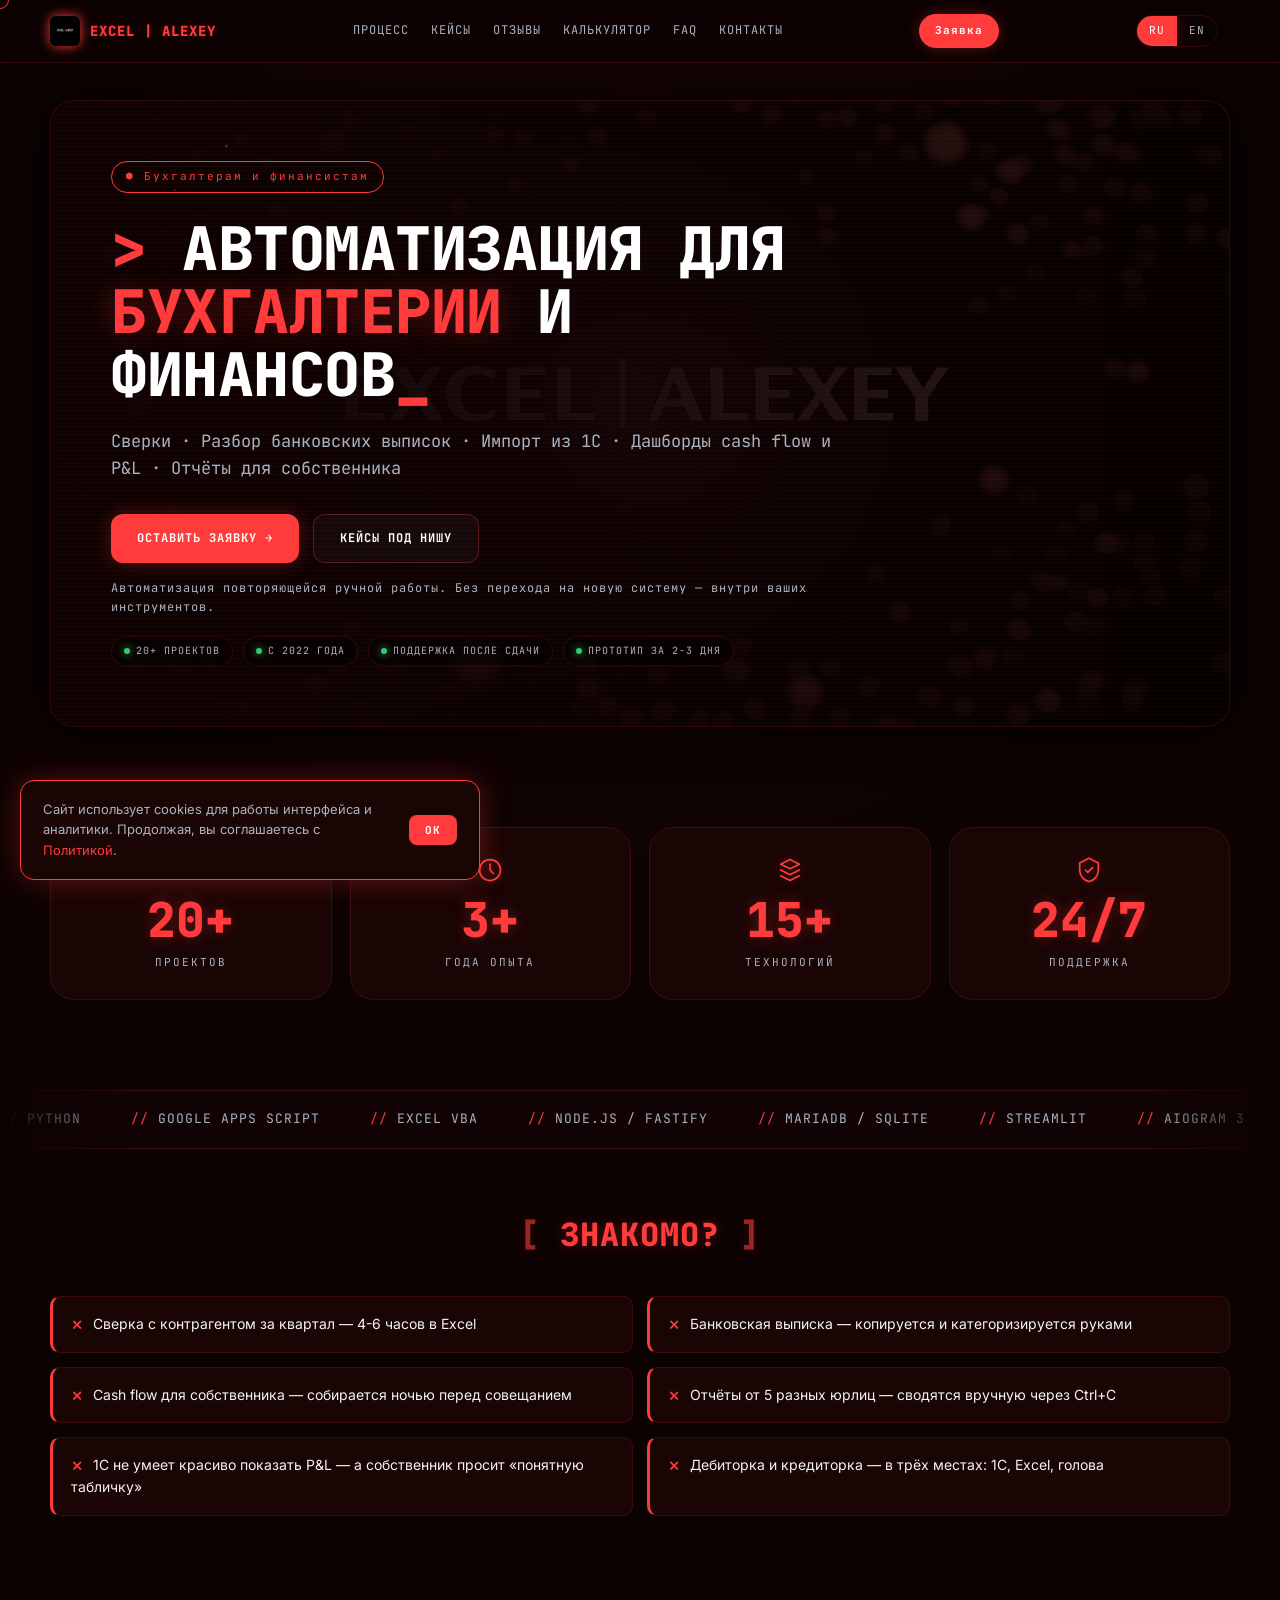
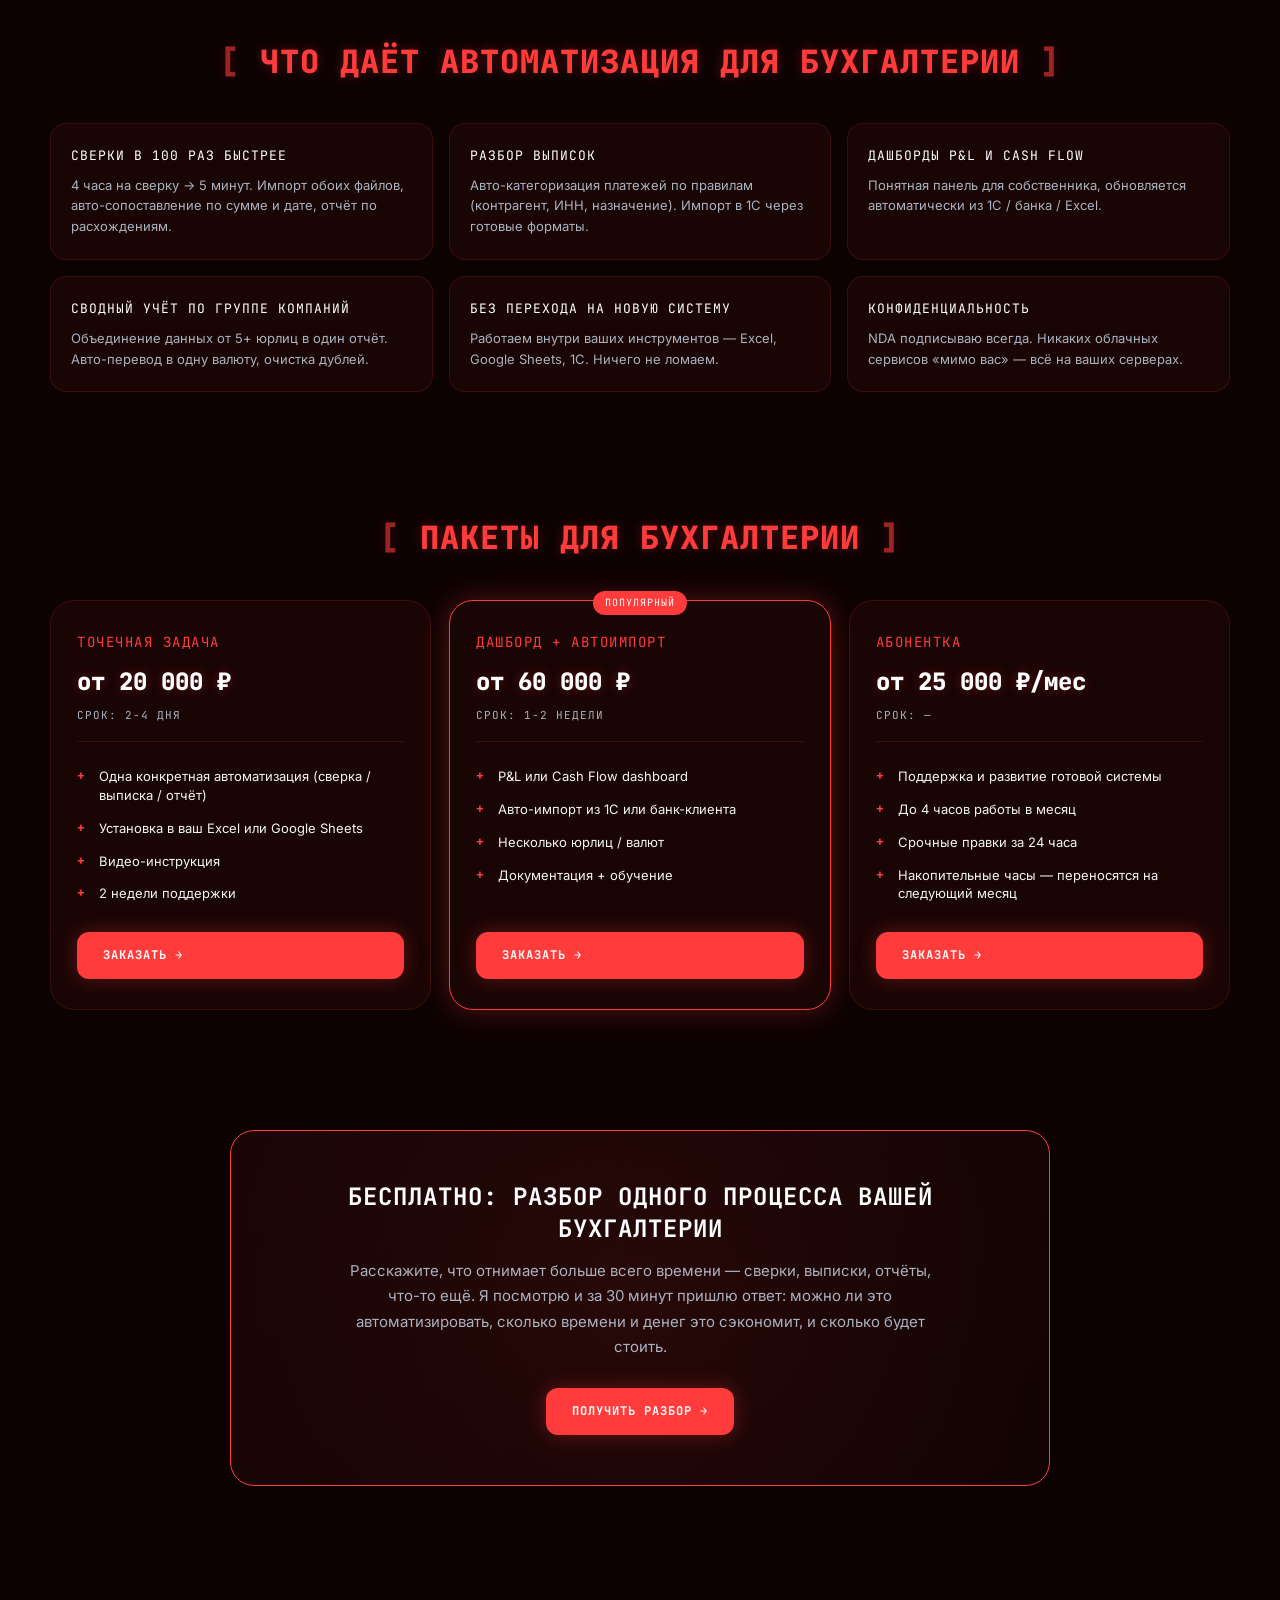
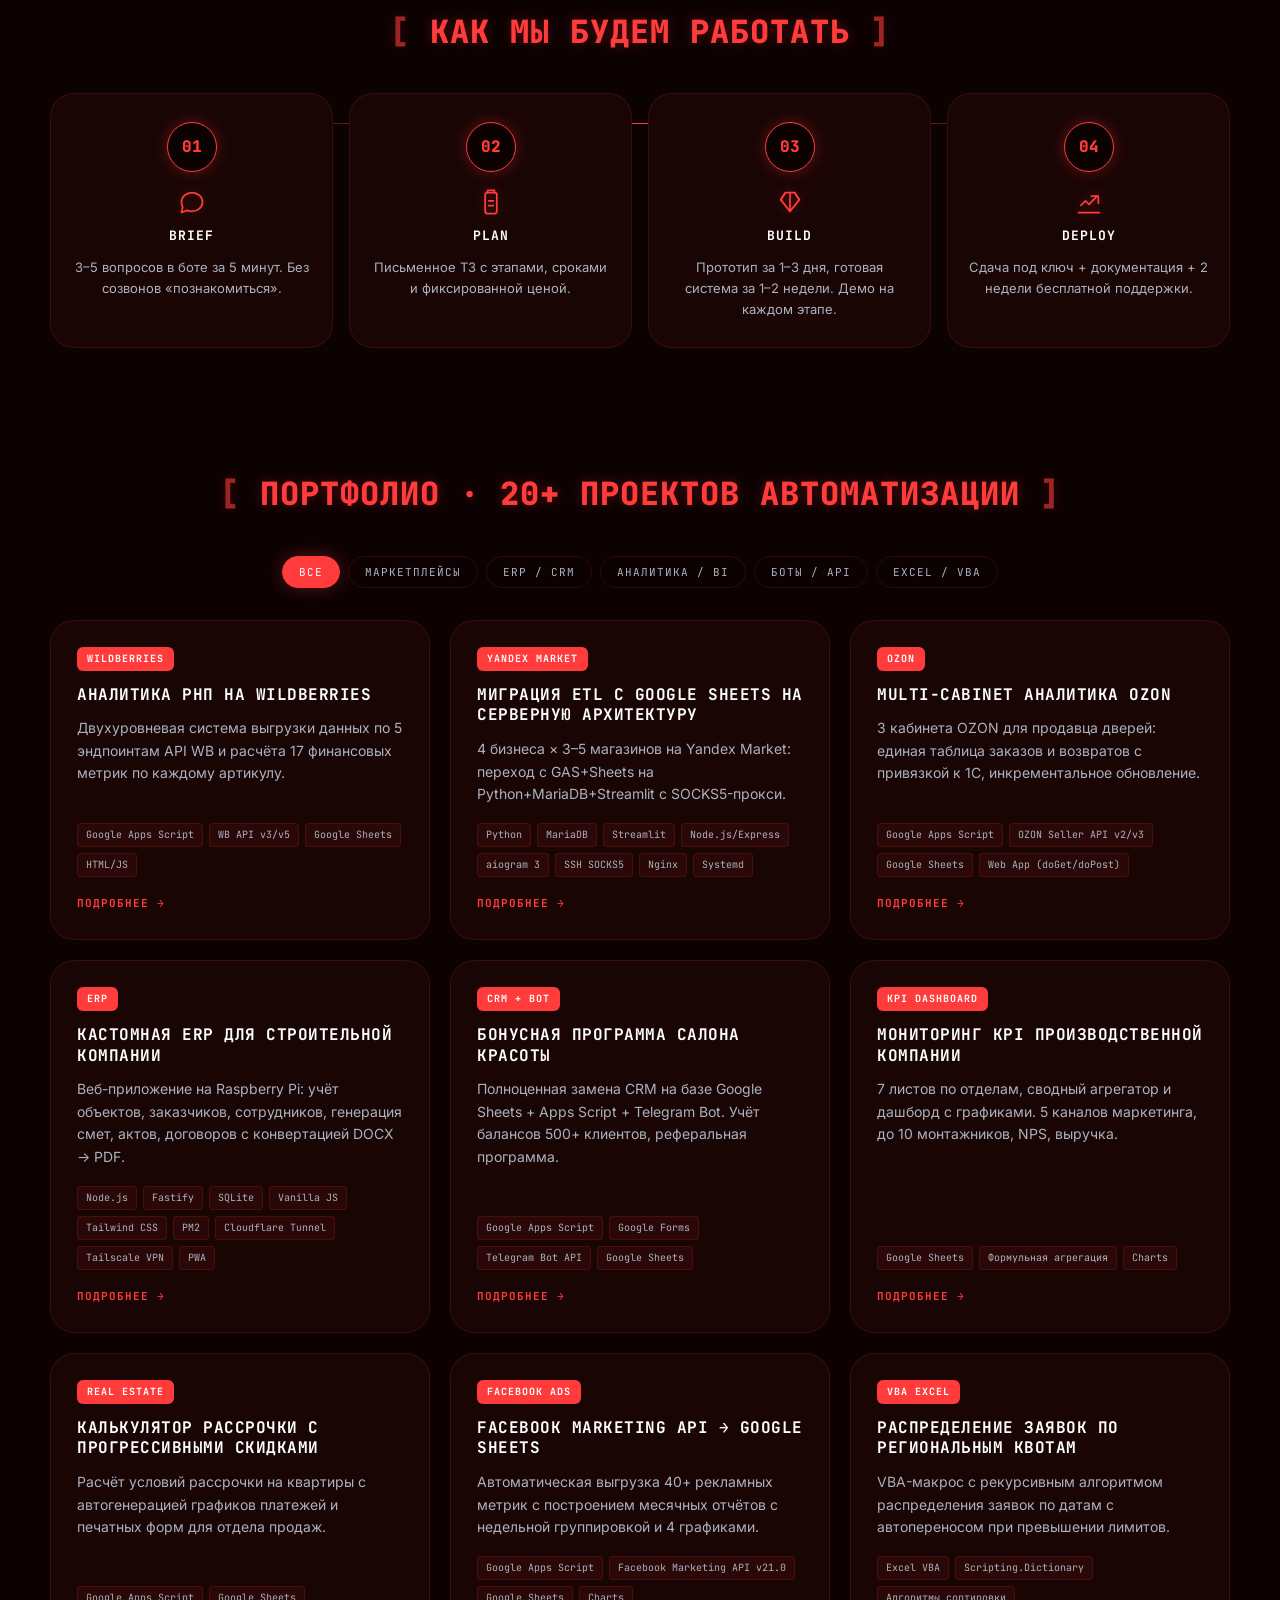
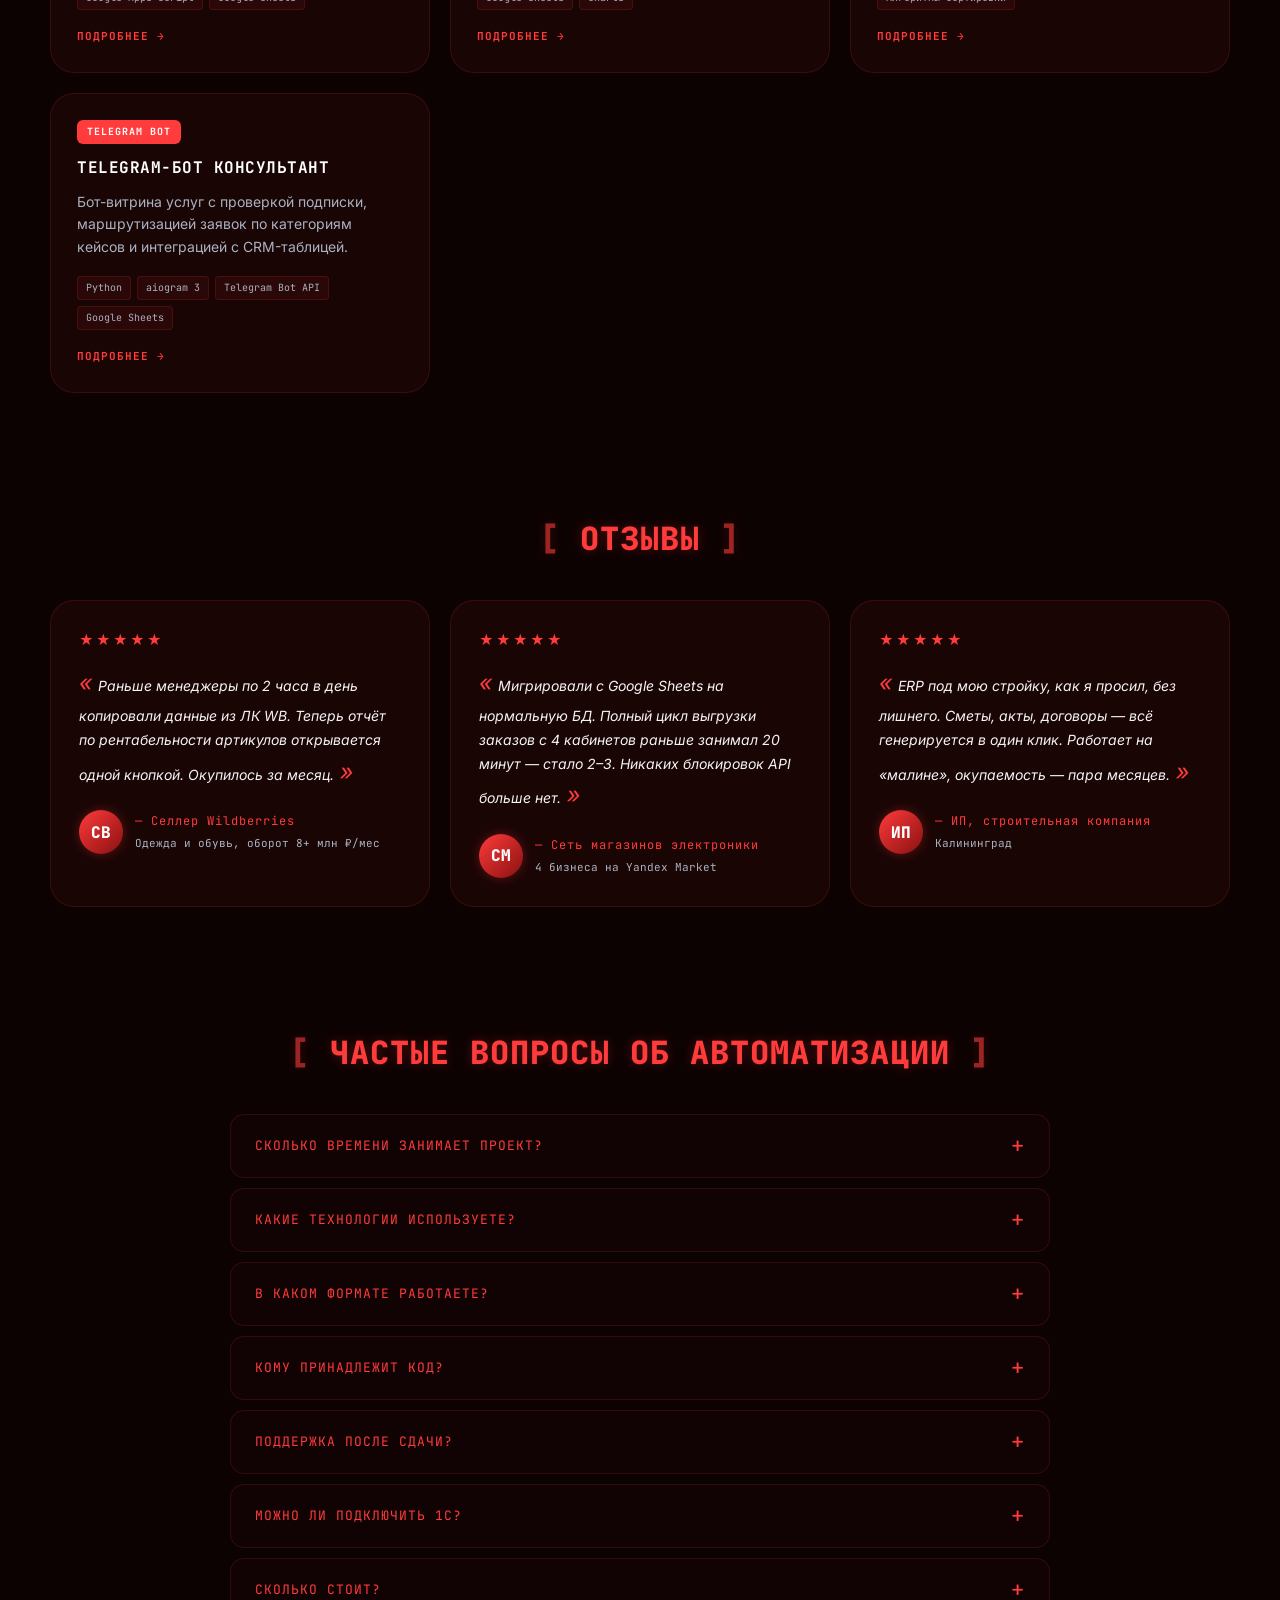
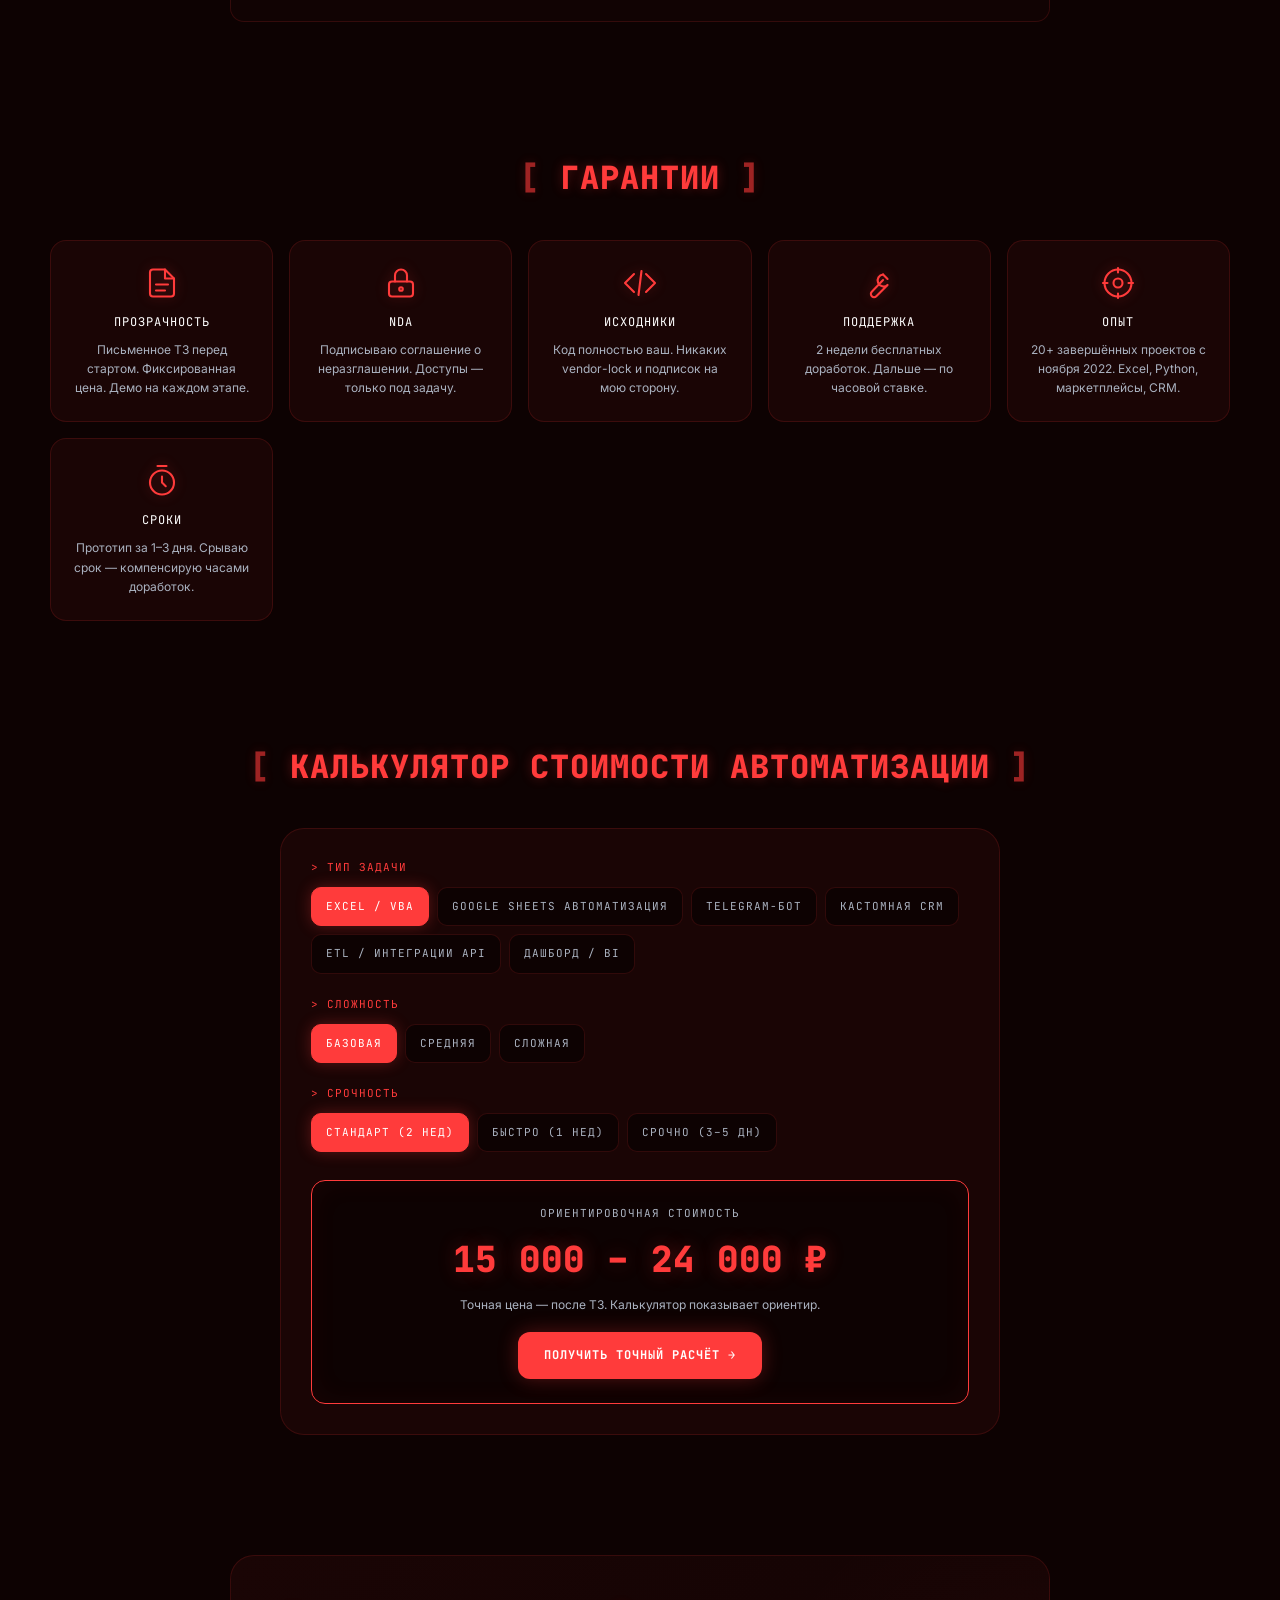
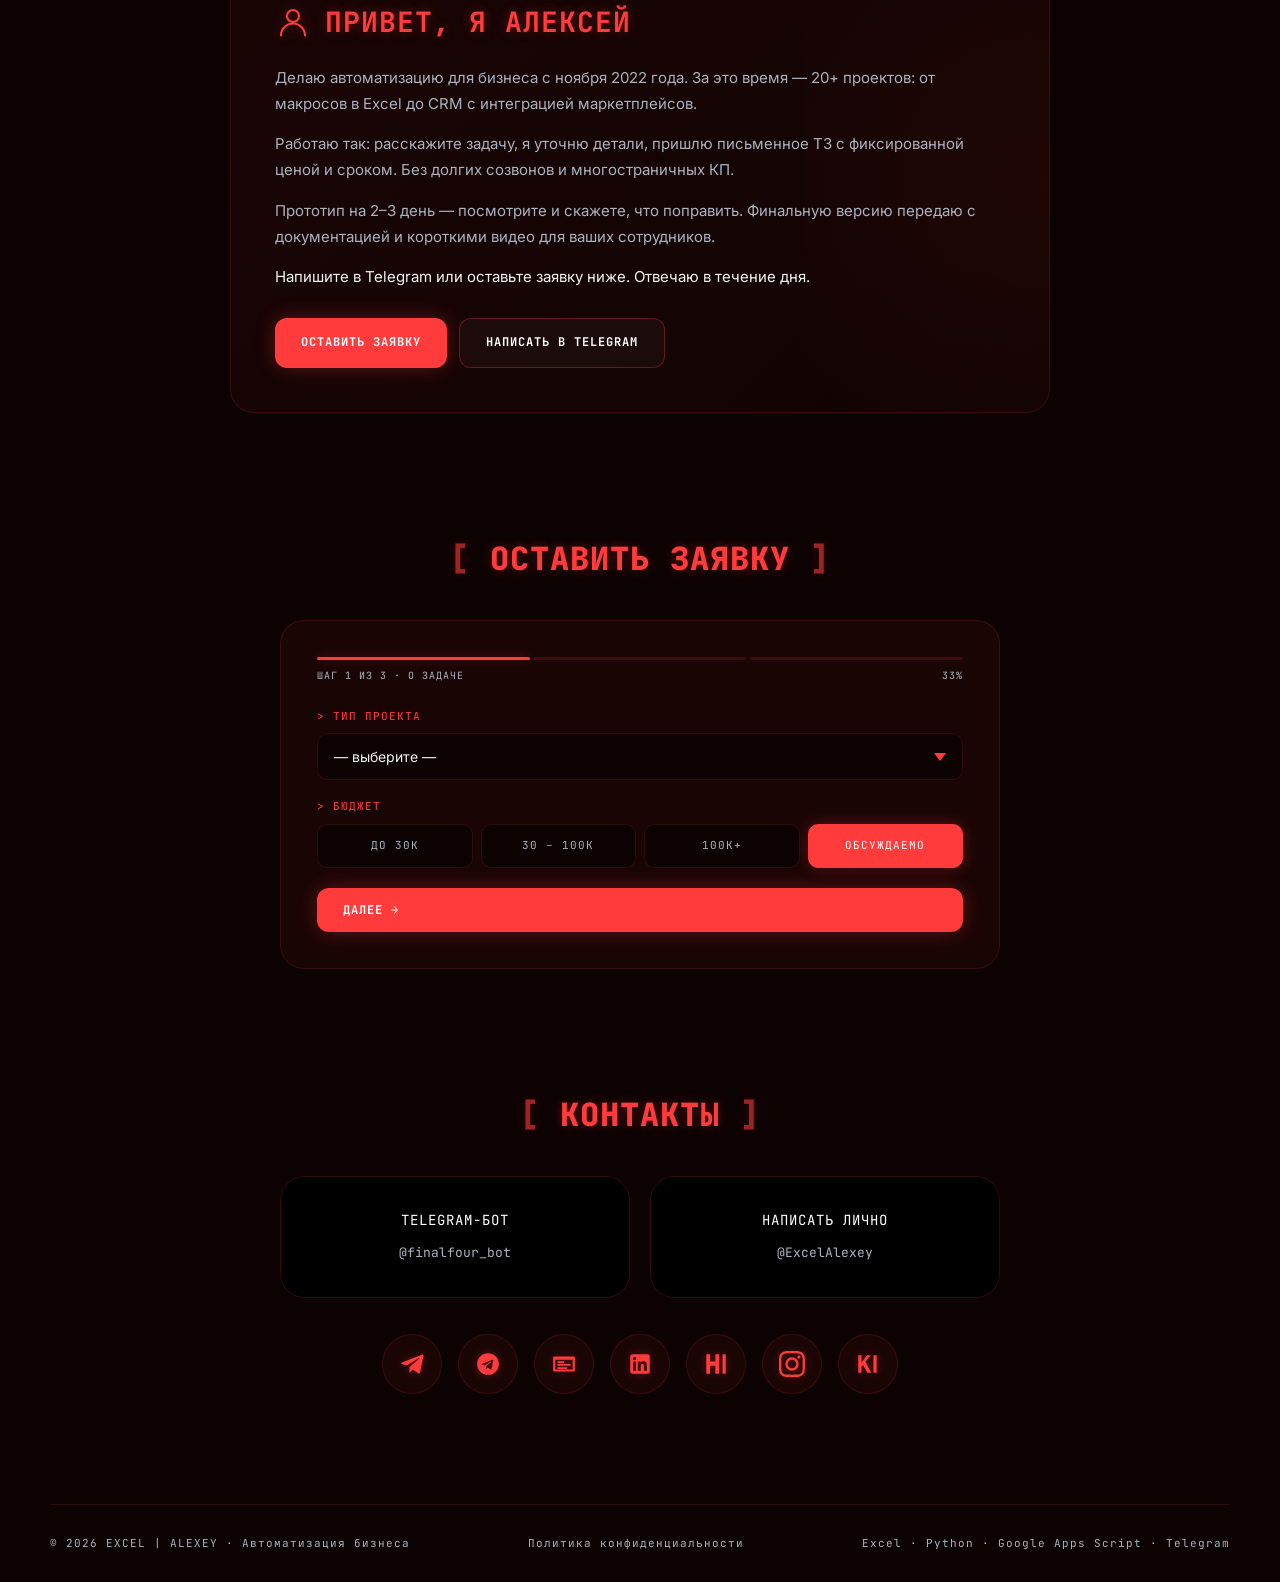
<file: accounting/index.html>
<!DOCTYPE html>
<html lang="ru">
<head>
<meta charset="utf-8" />
<meta name="viewport" content="width=device-width, initial-scale=1.0" />
<!-- Google tag (gtag.js) -->
<script async src="https://www.googletagmanager.com/gtag/js?id=G-3XF21N7YJF"></script>
<script>
  window.dataLayer = window.dataLayer || [];
  function gtag(){dataLayer.push(arguments);}
  gtag('js', new Date());

  gtag('config', 'G-3XF21N7YJF');
</script>
<!-- Yandex.Metrika counter -->
<script type="text/javascript">
  (function(m,e,t,r,i,k,a){
      m[i]=m[i]||function(){(m[i].a=m[i].a||[]).push(arguments)};
      m[i].l=1*new Date();
      for (var j = 0; j < document.scripts.length; j++) {if (document.scripts[j].src === r) { return; }}
      k=e.createElement(t),a=e.getElementsByTagName(t)[0],k.async=1,k.src=r,a.parentNode.insertBefore(k,a)
  })(window, document,'script','https://mc.yandex.ru/metrika/tag.js?id=108996801', 'ym');

  ym(108996801, 'init', {ssr:true, webvisor:true, clickmap:true, ecommerce:"dataLayer", referrer: document.referrer, url: location.href, accurateTrackBounce:true, trackLinks:true});
</script>
<noscript><div><img src="https://mc.yandex.ru/watch/108996801" style="position:absolute; left:-9999px;" alt="" /></div></noscript>
<!-- /Yandex.Metrika counter -->
<!-- Автоопределение языка (срабатывает до рендера) -->
<script>
(function(){
  try {
    var saved = localStorage.getItem('preferred_lang');
    if (saved === 'ru') return; // пользователь явно выбрал RU
    if (saved === 'en') {
      if (location.pathname === '/' || location.pathname === '/index.html') {
        location.replace('/en/' + location.search + location.hash);
      }
      return;
    }
    // Первый визит — определяем по browser language
    var langs = (navigator.languages || [navigator.language || 'en']).map(function(l){return (l||'').toLowerCase().split('-')[0];});
    var slavic = ['ru','uk','be','kk','ky','tg','uz','az'];
    var isSlavic = langs.some(function(l){return slavic.indexOf(l) >= 0;});
    if (!isSlavic && (location.pathname === '/' || location.pathname === '/index.html')) {
      location.replace('/en/' + location.search + location.hash);
    }
  } catch(e){}
})();
</script>
<meta name="google-site-verification" content="O84R7Kp4VEFQsmu5itda_h6VPmX3z3XzBydWqkqTWB4" />

<title>Бухгалтерам и финансистам — Бухгалтерия | EXCEL ALEXEY</title>
<meta name="description" content="Автоматизация бухгалтерам и финансовым отделам. Сверки · Разбор банковских выписок · Импорт из 1С · Дашборды cash flow и P&L · Отчёты для собственника." />
<meta name="keywords" content="автоматизация бизнеса, разработка CRM под ключ, Google Apps Script, Excel VBA, Python автоматизация, Telegram бот, API Wildberries, API Ozon, API Yandex Market, ETL, дашборды, аналитика маркетплейсов, юнит-экономика WB" />
<meta name="author" content="Алексей, EXCEL | ALEXEY" />
<meta name="robots" content="index, follow, max-image-preview:large, max-snippet:-1, max-video-preview:-1" />
<meta name="googlebot" content="index, follow" />
<meta name="yandex" content="index, follow" />
<link rel="canonical" href="https://excelalexey-maker.github.io/accounting/" />

<!-- hreflang для двуязычной выдачи -->
<link rel="alternate" hreflang="ru" href="https://excelalexey-maker.github.io/accounting/" />
<link rel="alternate" hreflang="en" href="https://excelalexey-maker.github.io/en/accounting/" />
<link rel="alternate" hreflang="x-default" href="https://excelalexey-maker.github.io/" />

<meta property="og:type" content="website" />
<meta property="og:url" content="https://excelalexey-maker.github.io/" />
<meta property="og:title" content="Бухгалтерам и финансистам — Бухгалтерия | EXCEL ALEXEY" />
<meta property="og:description" content="Автоматизация бухгалтерам и финансовым отделам. Сверки · Разбор банковских выписок · Импорт из 1С · Дашборды cash flow и P&L · Отчёты для собственника." />
<meta property="og:image" content="https://excelalexey-maker.github.io/hero-poster.jpg" />
<meta property="og:image:width" content="1200" />
<meta property="og:image:height" content="630" />
<meta property="og:locale" content="ru_RU" />
<meta property="og:locale:alternate" content="en_US" />
<meta property="og:site_name" content="EXCEL | ALEXEY" />

<meta name="twitter:card" content="summary_large_image" />
<meta name="twitter:title" content="EXCEL | ALEXEY — Автоматизация бизнеса под ключ" />
<meta name="twitter:description" content="Excel/VBA, GAS, Python, MariaDB, Telegram-боты, API маркетплейсов." />
<meta name="twitter:image" content="https://excelalexey-maker.github.io/hero-poster.jpg" />

<meta name="geo.region" content="RU" />
<meta name="geo.placename" content="Россия, Москва, Санкт-Петербург, Калининград, Vietnam (remote)" />
<meta name="geo.position" content="55.7558;37.6173" />
<meta name="ICBM" content="55.7558, 37.6173" />
<meta name="theme-color" content="#0d0202" />
<meta name="format-detection" content="telephone=no" />

<link rel="icon" href="/favicon.ico" sizes="any" />
<link rel="icon" href="/favicon.svg" type="image/svg+xml" />
<link rel="apple-touch-icon" href="/apple-touch-icon.png" />
<link rel="manifest" href="/site.webmanifest" />

<link rel="preload" as="image" href="/hero-poster.jpg" fetchpriority="high" />
<link rel="preload" as="image" href="/Logo.png" />
<link rel="dns-prefetch" href="//mc.yandex.ru" />
<link rel="dns-prefetch" href="//www.googletagmanager.com" />
<link rel="dns-prefetch" href="//api.telegram.org" />

<link rel="preconnect" href="https://fonts.googleapis.com" />
<link rel="preconnect" href="https://fonts.gstatic.com" crossorigin />
<link href="https://fonts.googleapis.com/css2?family=Inter:wght@300;400;700;800&family=JetBrains+Mono:wght@400;700&display=swap" rel="stylesheet" />

<!-- ════════════════════════════════════════════════════════════════
     АНАЛИТИКА И UTM-ТРЕКИНГ
     ВАЖНО: подставь свои ID ниже:
       YM_ID  — ID счётчика Яндекс.Метрики (https://metrika.yandex.ru/)
       GA_ID  — Measurement ID Google Analytics 4 (формат G-XXXXXXXXXX)
     Если какой-то сервис не нужен — оставь "" (пустую строку), скрипт не загрузится.
     ════════════════════════════════════════════════════════════════ -->
<script>
window.ANALYTICS = {
  YM_ID: "108996801",          
  GA_ID: "G-3XF21N7YJF",         
  TG_BOT_TOKEN: "8294667687:AAEmJAEdW7NhufBKMhQ5bk4BBmMHZHsyN1o",   
  TG_CHAT_ID: "-1003757631462"       // твой chat_id (узнать через @userinfobot)
};

/* === ЗАХВАТ UTM-МЕТОК (хранятся 30 дней) === */
(function(){
  try {
    const params = new URLSearchParams(location.search);
    const utmKeys = ['utm_source','utm_medium','utm_campaign','utm_content','utm_term','gclid','yclid','fbclid'];
    const captured = {};
    utmKeys.forEach(k => { const v = params.get(k); if (v) captured[k] = v; });
    if (Object.keys(captured).length) {
      captured._first_visit = new Date().toISOString();
      captured._referrer = document.referrer || 'direct';
      captured._landing = location.pathname;
      localStorage.setItem('utm_data', JSON.stringify(captured));
      localStorage.setItem('utm_data_ts', Date.now().toString());
    }
    // протухание через 30 дней
    const ts = +localStorage.getItem('utm_data_ts') || 0;
    if (ts && (Date.now() - ts) > 30*24*60*60*1000) {
      localStorage.removeItem('utm_data');
      localStorage.removeItem('utm_data_ts');
    }
  } catch(e){}
})();

/* === ЕДИНАЯ ФУНКЦИЯ ОТПРАВКИ СОБЫТИЙ === */
window.trackEvent = function(category, action, label, value) {
  try {
    if (window.ym && window.ANALYTICS.YM_ID) {
      window.ym(window.ANALYTICS.YM_ID, 'reachGoal', action, { category, label, value });
    }
    if (window.gtag) {
      window.gtag('event', action, { event_category: category, event_label: label, value: value });
    }
    // лог в консоль для отладки
    console.log('[track]', category, action, label || '', value || '');
  } catch(e){}
};

/* === ЯНДЕКС.МЕТРИКА === */
if (window.ANALYTICS.YM_ID) {
  (function(m,e,t,r,i,k,a){m[i]=m[i]||function(){(m[i].a=m[i].a||[]).push(arguments)};
  m[i].l=1*new Date();
  for (var j = 0; j < document.scripts.length; j++) {if (document.scripts[j].src === r) { return; }}
  k=e.createElement(t),a=e.getElementsByTagName(t)[0],k.async=1,k.src=r,a.parentNode.insertBefore(k,a)})
  (window, document, "script", "https://mc.yandex.ru/metrika/tag.js", "ym");
  ym(window.ANALYTICS.YM_ID, "init", { clickmap:true, trackLinks:true, accurateTrackBounce:true, webvisor:true, ecommerce:"dataLayer" });
}

/* === GOOGLE ANALYTICS 4 === */
if (window.ANALYTICS.GA_ID) {
  const s = document.createElement('script');
  s.async = true;
  s.src = 'https://www.googletagmanager.com/gtag/js?id=' + window.ANALYTICS.GA_ID;
  document.head.appendChild(s);
  window.dataLayer = window.dataLayer || [];
  window.gtag = function(){ dataLayer.push(arguments); };
  gtag('js', new Date());
  gtag('config', window.ANALYTICS.GA_ID, { anonymize_ip: true });
}
</script>

<script type="application/ld+json">
{
  "@context": "https://schema.org",
  "@graph": [
    {
      "@type": "ProfessionalService",
      "@id": "https://excelalexey-maker.github.io/#business",
      "name": "EXCEL | ALEXEY — Автоматизация бизнеса",
      "alternateName": "Excel Alexey",
      "description": "Автоматизация бизнеса под ключ: Excel/VBA, Google Apps Script, Python, MariaDB, Telegram-боты, интеграции с API маркетплейсов Wildberries, Ozon, Yandex Market. 20+ проектов с 2022 года.",
      "url": "https://excelalexey-maker.github.io/",
      "image": "https://excelalexey-maker.github.io/hero-poster.jpg",
      "logo": "https://excelalexey-maker.github.io/Logo.png",
      "priceRange": "₽₽",
      "currenciesAccepted": "RUB, USD, EUR",
      "paymentAccepted": "Bank transfer, SBP, Cryptocurrency",
      "areaServed": [
        {"@type": "Country", "name": "Russia"},
        {"@type": "Country", "name": "Belarus"},
        {"@type": "Country", "name": "Kazakhstan"},
        {"@type": "AdministrativeArea", "name": "СНГ"}
      ],
      "serviceArea": {"@type": "GeoCircle", "geoMidpoint": {"@type": "GeoCoordinates", "latitude": 55.7558, "longitude": 37.6173}, "geoRadius": 10000000},
      "knowsLanguage": ["ru", "en"],
      "provider": {"@id": "https://excelalexey-maker.github.io/#person"},
      "founder": {"@id": "https://excelalexey-maker.github.io/#person"},
      "aggregateRating": {
        "@type": "AggregateRating",
        "ratingValue": "5.0",
        "reviewCount": "18",
        "bestRating": "5",
        "worstRating": "1"
      },
      "hasOfferCatalog": {
        "@type": "OfferCatalog",
        "name": "Услуги автоматизации",
        "itemListElement": [
          {"@type": "Offer", "itemOffered": {"@type": "Service", "name": "Разработка кастомных CRM", "description": "CRM-системы под бизнес-процессы заказчика. Стек: Python, Node.js, MariaDB."}, "priceSpecification": {"@type": "PriceSpecification", "minPrice": 80000, "priceCurrency": "RUB"}},
          {"@type": "Offer", "itemOffered": {"@type": "Service", "name": "Дашборды и аналитика", "description": "BI-панели на Streamlit, Google Looker Studio, Excel Power Query."}, "priceSpecification": {"@type": "PriceSpecification", "minPrice": 30000, "priceCurrency": "RUB"}},
          {"@type": "Offer", "itemOffered": {"@type": "Service", "name": "Интеграция с API маркетплейсов", "description": "Wildberries, Ozon, Yandex Market: выгрузка заказов, остатков, цен, рекламы."}, "priceSpecification": {"@type": "PriceSpecification", "minPrice": 40000, "priceCurrency": "RUB"}},
          {"@type": "Offer", "itemOffered": {"@type": "Service", "name": "Telegram-боты", "description": "Боты на aiogram 3 и Node.js: уведомления, заявки, CRM-интеграции."}, "priceSpecification": {"@type": "PriceSpecification", "minPrice": 25000, "priceCurrency": "RUB"}},
          {"@type": "Offer", "itemOffered": {"@type": "Service", "name": "Excel и VBA макросы", "description": "Автоматизация рутины в Excel, кастомные функции, отчёты в один клик."}, "priceSpecification": {"@type": "PriceSpecification", "minPrice": 15000, "priceCurrency": "RUB"}},
          {"@type": "Offer", "itemOffered": {"@type": "Service", "name": "ETL-системы и миграция данных", "description": "Перенос с Google Sheets на серверные БД (MariaDB, PostgreSQL)."}, "priceSpecification": {"@type": "PriceSpecification", "minPrice": 100000, "priceCurrency": "RUB"}}
        ]
      },
      "review": [
        {
          "@type": "Review",
          "reviewRating": {"@type": "Rating", "ratingValue": "5", "bestRating": "5"},
          "author": {"@type": "Person", "name": "Селлер Wildberries (одежда и обувь)"},
          "reviewBody": "Раньше менеджеры по 2 часа в день копировали данные из ЛК WB. Теперь отчёт по рентабельности артикулов открывается одной кнопкой. Окупилось за месяц."
        },
        {
          "@type": "Review",
          "reviewRating": {"@type": "Rating", "ratingValue": "5", "bestRating": "5"},
          "author": {"@type": "Person", "name": "Сеть магазинов электроники"},
          "reviewBody": "Мигрировали с Google Sheets на нормальную БД. Полный цикл выгрузки заказов с 4 кабинетов раньше занимал 20 минут — стало 2-3."
        },
        {
          "@type": "Review",
          "reviewRating": {"@type": "Rating", "ratingValue": "5", "bestRating": "5"},
          "author": {"@type": "Person", "name": "ИП, строительная компания, Калининград"},
          "reviewBody": "ERP под мою стройку, без лишнего. Сметы, акты, договоры — всё генерируется в один клик. Окупаемость пара месяцев."
        }
      ],
      "sameAs": [
        "https://t.me/ExcelAlexey",
        "https://www.linkedin.com/in/excel-alexey/",
        "https://career.habr.com/excelalexey",
        "https://www.instagram.com/excelalexey/",
        "https://kwork.ru/user/excel_alexey"
      ]
    },
    {
      "@type": "Person",
      "@id": "https://excelalexey-maker.github.io/#person",
      "name": "Алексей",
      "alternateName": "Excel Alexey",
      "jobTitle": "Специалист по автоматизации бизнеса",
      "description": "Специалист по автоматизации бизнес-процессов с опытом с ноября 2022 года. Более 20 завершённых проектов: CRM-системы, ETL-пайплайны, интеграции с API маркетплейсов, Telegram-боты.",
      "url": "https://excelalexey-maker.github.io/",
      "image": "https://excelalexey-maker.github.io/hero-poster.jpg",
      "knowsAbout": [
        "Python", "Google Apps Script", "Excel VBA", "Node.js",
        "MariaDB", "SQLite", "PostgreSQL", "Streamlit",
        "aiogram", "Telegram Bot API",
        "Wildberries API", "Ozon Seller API", "Yandex Market API",
        "ETL", "REST API", "Cloudflare Tunnel",
        "Бизнес-автоматизация", "Юнит-экономика маркетплейсов"
      ],
      "knowsLanguage": ["ru", "en"],
      "hasOccupation": {
        "@type": "Occupation",
        "name": "Business Automation Specialist",
        "occupationLocation": {"@type": "Country", "name": "Russia"},
        "skills": "Python, VBA, Google Apps Script, Node.js, MariaDB, Telegram Bot API"
      },
      "sameAs": [
        "https://t.me/ExcelAlexey",
        "https://www.linkedin.com/in/excel-alexey/",
        "https://career.habr.com/excelalexey",
        "https://www.instagram.com/excelalexey/",
        "https://kwork.ru/user/excel_alexey"
      ]
    },
    {
      "@type": "WebSite",
      "@id": "https://excelalexey-maker.github.io/#website",
      "url": "https://excelalexey-maker.github.io/",
      "name": "EXCEL | ALEXEY",
      "inLanguage": ["ru", "en"],
      "publisher": {"@id": "https://excelalexey-maker.github.io/#person"}
    },
    {
      "@type": "BreadcrumbList",
      "@id": "https://excelalexey-maker.github.io/accounting/#breadcrumb",
      "itemListElement": [
        {"@type": "ListItem", "position": 1, "name": "Главная", "item": "https://excelalexey-maker.github.io/"},
        {"@type": "ListItem", "position": 2, "name": "Услуги автоматизации", "item": "https://excelalexey-maker.github.io/#process"},
        {"@type": "ListItem", "position": 3, "name": "Портфолио", "item": "https://excelalexey-maker.github.io/#cases"},
        {"@type": "ListItem", "position": 4, "name": "Контакты", "item": "https://excelalexey-maker.github.io/#contact"}
      ]
    }
  ]
}
</script>

<script type="application/ld+json">
{
  "@context": "https://schema.org",
  "@type": "FAQPage",
  "mainEntity": [
    {"@type": "Question", "name": "Сколько времени занимает проект автоматизации?",
     "acceptedAnswer": {"@type": "Answer", "text": "Прототип за 1-3 дня, готовый проект за 1-2 недели в зависимости от сложности. ETL-системы и кастомные ERP — 3-6 недель."}},
    {"@type": "Question", "name": "Какие технологии используете?",
     "acceptedAnswer": {"@type": "Answer", "text": "Python, Google Apps Script, VBA Excel, Node.js, SQL/MariaDB/SQLite, Telegram Bot API, REST API маркетплейсов (Wildberries, Ozon, Yandex Market)."}},
    {"@type": "Question", "name": "В каком формате работаете?",
     "acceptedAnswer": {"@type": "Answer", "text": "Удалённо по всей России и СНГ. Работаю с физлицами, ИП и юрлицами. Оплата на карту, СБП или расчётный счёт. Все детали оформления оговариваем индивидуально."}},
    {"@type": "Question", "name": "Кому принадлежит код после сдачи проекта?",
     "acceptedAnswer": {"@type": "Answer", "text": "Полностью клиенту. Передаю исходники, документацию и инструкции по эксплуатации. Никаких подписок и vendor-lock."}},
    {"@type": "Question", "name": "Есть ли поддержка после сдачи?",
     "acceptedAnswer": {"@type": "Answer", "text": "2 недели бесплатной поддержки и доработок включены в стоимость. Дальше — по часовой ставке или абонементом."}},
    {"@type": "Question", "name": "Можно ли подключить 1С к маркетплейсам?",
     "acceptedAnswer": {"@type": "Answer", "text": "Да, через REST API, OData, выгрузку в Excel/CSV или прямое подключение к базе. Связка 1С с маркетплейсами, CRM и Telegram реализуется."}},
    {"@type": "Question", "name": "Сколько стоит автоматизация?",
     "acceptedAnswer": {"@type": "Answer", "text": "Простая автоматизация Google Sheets — от 15 000 ₽. Кастомная CRM — от 80 000 ₽. ETL-система с серверной частью — от 150 000 ₽. Точная цена — после ТЗ."}}
  ]
}
</script>

<style>
:root {
  --bg: #0d0202;
  --card: #1a0505;
  --card-2: #110303;
  --accent: #ff3b3b;
  --accent-glow: rgba(255, 59, 59, 0.3);
  --text: #f4f4f4;
  --muted: #aab2c0;
  --border: rgba(255, 59, 59, 0.15);
  --container: 1180px;
  --r: 24px;
}
* { box-sizing: border-box; margin: 0; padding: 0; }
html { scroll-behavior: smooth; }
body {
  font-family: 'Inter', sans-serif;
  color: var(--text);
  background: var(--bg);
  line-height: 1.6;
  overflow-x: hidden;
}
body::before {
  content: ""; position: fixed; inset: 0; z-index: -1;
  background: radial-gradient(circle at 50% 30%, #1a0505 0%, #0d0202 70%);
  animation: bgPulse 10s infinite ease-in-out;
}
@keyframes bgPulse { 0%,100% { opacity: 0.85; } 50% { opacity: 1; } }
.container { width: min(var(--container), 100% - 40px); margin: 0 auto; }
a { text-decoration: none; color: inherit; transition: 0.3s; }
img { max-width: 100%; display: block; }
.mono, h1, h2, h3, .tag, .linkBtn, summary, .chip {
  font-family: 'JetBrains Mono', monospace; text-transform: uppercase; letter-spacing: 1px;
}

/* ── Прогресс скролла ── */
.scrollProgress {
  position: fixed; top: 0; left: 0; height: 2px;
  background: var(--accent); width: 0%; z-index: 9999;
  box-shadow: 0 0 10px var(--accent); transition: width 0.05s linear;
}

/* ── Кастомный курсор ── */
.cursor {
  position: fixed; width: 18px; height: 18px;
  border: 1px solid var(--accent); border-radius: 50%;
  pointer-events: none; z-index: 10000;
  transform: translate(-50%, -50%);
  transition: width 0.2s, height 0.2s, background 0.2s;
  mix-blend-mode: difference;
}
.cursor.active { width: 38px; height: 38px; background: rgba(255,59,59,0.15); }
@media (max-width: 820px), (pointer: coarse) { .cursor { display: none; } }

/* ── HEADER ── */
.siteHeader {
  position: fixed; top: 0; left: 0; right: 0; z-index: 1000;
  background: rgba(13, 2, 2, 0.9);
  backdrop-filter: blur(15px); -webkit-backdrop-filter: blur(15px);
  border-bottom: 1px solid var(--border);
  transition: transform 0.3s;
}
.siteHeader.hidden { transform: translateY(-100%); }
.siteHeader__inner { display: flex; align-items: center; justify-content: space-between; padding: 14px 0; }
.brand { display: flex; align-items: center; gap: 10px; }
.brand__logo { width: 30px; height: 30px; border-radius: 6px; filter: drop-shadow(0 0 6px var(--accent)); }
.brand__name { font-weight: 800; font-size: 14px; color: var(--accent); text-shadow: 0 0 10px var(--accent-glow); font-family: 'JetBrains Mono', monospace; letter-spacing: 1px; }

.nav { display: flex; gap: 22px; }
.nav__link { font-size: 12px; color: var(--muted); font-family: 'JetBrains Mono', monospace; letter-spacing: 1px; text-transform: uppercase; }
.nav__link:hover { color: var(--accent); text-shadow: 0 0 8px var(--accent); }

.headerCta {
  padding: 8px 16px; background: var(--accent); border-radius: 50px;
  font-size: 11px; font-weight: 700; color: #fff;
  box-shadow: 0 0 15px var(--accent-glow);
  font-family: 'JetBrains Mono', monospace; letter-spacing: 1px;
}
.headerCta:hover { transform: translateY(-2px); box-shadow: 0 0 25px var(--accent); }

.burger { display: none; width: 32px; height: 32px; cursor: pointer; flex-direction: column; justify-content: center; gap: 5px; padding: 0; background: none; border: none; }
.burger span { display: block; width: 22px; height: 2px; background: var(--accent); transition: 0.3s; box-shadow: 0 0 6px var(--accent); margin: 0 auto; }
.burger.open span:nth-child(1) { transform: translateY(7px) rotate(45deg); }
.burger.open span:nth-child(2) { opacity: 0; }
.burger.open span:nth-child(3) { transform: translateY(-7px) rotate(-45deg); }

/* ── HERO ── */
main { padding-top: 80px; }
.heroSection { padding: 20px 0 50px; }
.heroCard {
  position: relative; border-radius: var(--r); overflow: hidden;
  border: 1px solid rgba(255,59,59,0.2); background: #000;
  min-height: 540px; display: flex; align-items: center;
  box-shadow: 0 0 50px rgba(0,0,0,0.9);
  animation: borderGlow 4s infinite ease-in-out;
}
@keyframes borderGlow {
  0%,100% { border-color: rgba(255,59,59,0.2); box-shadow: 0 0 30px rgba(0,0,0,0.9); }
  50% { border-color: var(--accent); box-shadow: 0 0 40px rgba(255,59,59,0.2); }
}
.heroVideo {
  position: absolute; inset: 0; width: 100%; height: 100%;
  object-fit: cover; opacity: 0.45;
  filter: sepia(100%) saturate(300%) brightness(35%) hue-rotate(-50deg);
}
.heroOverlay {
  position: absolute; inset: 0; z-index: 2;
  background: linear-gradient(90deg, rgba(13,2,2,0.97) 0%, rgba(13,2,2,0.55) 70%, rgba(13,2,2,0.3) 100%);
}
.heroScanlines {
  position: absolute; inset: 0; z-index: 3; pointer-events: none;
  background: repeating-linear-gradient(0deg, transparent 0, transparent 2px, rgba(255,59,59,0.04) 3px, rgba(255,59,59,0.04) 4px);
  animation: scanShift 10s linear infinite;
}
@keyframes scanShift { from { background-position: 0 0; } to { background-position: 0 100px; } }

.heroContent { position: relative; z-index: 10; padding: 60px; max-width: 850px; width: 100%; }

.heroTag {
  display: inline-block; font-family: 'JetBrains Mono', monospace; font-size: 11px;
  color: var(--accent); border: 1px solid var(--accent);
  padding: 6px 14px; border-radius: 50px; margin-bottom: 24px;
  letter-spacing: 2px; animation: tagPulse 2s infinite;
}
.heroTag::before { content: "● "; }
@keyframes tagPulse { 0%,100% { box-shadow: 0 0 0 0 var(--accent-glow); } 50% { box-shadow: 0 0 20px 4px transparent; } }

.heroTitle {
  font-size: clamp(28px, 5.5vw, 60px); font-weight: 800;
  line-height: 1.05; margin-bottom: 22px; color: #fff;
  font-family: 'JetBrains Mono', monospace; letter-spacing: -0.5px;
}
.heroTitle::before { content: "> "; color: var(--accent); }
.heroTitle::after { content: "_"; color: var(--accent); animation: blink 1s infinite; }
@keyframes blink { 0%,100% { opacity: 1; } 50% { opacity: 0; } }
.heroTitle .accent { color: var(--accent); text-shadow: 0 0 30px var(--accent-glow); }

.heroSubtitle { font-family: 'JetBrains Mono', monospace; font-size: clamp(13px, 1.7vw, 17px); color: var(--muted); margin-bottom: 32px; }

.heroCtaRow { display: flex; gap: 14px; margin-bottom: 16px; flex-wrap: wrap; }
.btn {
  display: inline-flex; align-items: center; gap: 8px;
  padding: 14px 26px; border-radius: 12px;
  font-family: 'JetBrains Mono', monospace; font-weight: 700;
  font-size: 12px; text-transform: uppercase; letter-spacing: 1px;
  transition: 0.3s; border: none; cursor: pointer;
}
.btn--primary { background: var(--accent); color: #fff; box-shadow: 0 0 20px var(--accent-glow); }
.btn--primary:hover { transform: translateY(-3px); box-shadow: 0 0 35px var(--accent); }
.btn--ghost { border: 1px solid rgba(255,59,59,0.3); background: rgba(255,255,255,0.03); color: #fff; }
.btn--ghost:hover { border-color: var(--accent); background: rgba(255,59,59,0.1); transform: translateY(-2px); }

.heroNote { font-size: 12px; color: var(--muted); margin-top: 8px; font-family: 'JetBrains Mono', monospace; letter-spacing: 1px; }

/* ── СЕКЦИИ ── */
.section { padding: 60px 0; }
.h2 {
  font-size: clamp(20px, 3.5vw, 32px); font-weight: 800; color: var(--accent);
  margin-bottom: 36px; text-align: center; text-shadow: 0 0 12px var(--accent-glow);
}
.h2::before { content: "[ "; opacity: 0.6; }
.h2::after { content: " ]"; opacity: 0.6; }

/* ── METRICS ── */
.metrics {
  display: grid; grid-template-columns: repeat(4, 1fr); gap: 18px;
  padding: 30px 0;
}
.metric {
  text-align: center; padding: 28px 18px;
  background: var(--card); border: 1px solid var(--border);
  border-radius: var(--r); transition: 0.3s;
}
.metric:hover { border-color: var(--accent); box-shadow: 0 0 25px var(--accent-glow); transform: translateY(-4px); }
.metric__num {
  font-family: 'JetBrains Mono', monospace; font-size: clamp(30px, 4vw, 48px);
  font-weight: 800; color: var(--accent);
  text-shadow: 0 0 15px var(--accent-glow); line-height: 1; margin-bottom: 10px;
}
.metric__label {
  font-family: 'JetBrains Mono', monospace; font-size: 11px;
  color: var(--muted); text-transform: uppercase; letter-spacing: 2px;
}

/* ── ПАНЕЛИ ── */
.grid2 { display: grid; grid-template-columns: 1fr 1fr; gap: 20px; }
.panel { background: var(--card); padding: 32px; border-radius: var(--r); border: 1px solid var(--border); backdrop-filter: blur(10px); }
.ul li { margin-bottom: 12px; font-size: 14px; color: var(--muted); list-style: none; }
.ul li::before { content: "✓ "; color: var(--accent); font-weight: bold; }

/* ── СТЕК ── */
.stack {
  overflow: hidden; padding: 18px 0; border-top: 1px solid var(--border); border-bottom: 1px solid var(--border);
  background: rgba(26,5,5,0.4);
  -webkit-mask-image: linear-gradient(90deg, transparent 0%, #000 10%, #000 90%, transparent 100%);
          mask-image: linear-gradient(90deg, transparent 0%, #000 10%, #000 90%, transparent 100%);
}
.stack__track { display: flex; gap: 50px; animation: marquee 40s linear infinite; width: max-content; }
.stack__item {
  font-family: 'JetBrains Mono', monospace; font-size: 13px;
  color: var(--muted); white-space: nowrap; letter-spacing: 1px;
  text-transform: uppercase;
}
.stack__item::before { content: "// "; color: var(--accent); }
@keyframes marquee { from { transform: translateX(0); } to { transform: translateX(-50%); } }

/* ── PROCESS (4 этапа) ── */
.processGrid { display: grid; grid-template-columns: repeat(4, 1fr); gap: 16px; position: relative; }
.processGrid::before {
  content: ""; position: absolute; top: 30px; left: 10%; right: 10%; height: 1px;
  background: linear-gradient(90deg, transparent, var(--accent), transparent); z-index: 0;
}
.processStep {
  position: relative; padding: 28px 20px; text-align: center;
  background: var(--card); border-radius: var(--r); border: 1px solid var(--border); z-index: 1; transition: 0.3s;
}
.processStep:hover { border-color: var(--accent); transform: translateY(-6px); }
.processStep__num {
  width: 50px; height: 50px; margin: 0 auto 16px;
  border: 1px solid var(--accent); border-radius: 50%;
  display: flex; align-items: center; justify-content: center;
  font-family: 'JetBrains Mono', monospace; font-weight: 800; color: var(--accent);
  background: var(--bg); box-shadow: 0 0 15px var(--accent-glow);
}
.processStep__title { font-family: 'JetBrains Mono', monospace; font-size: 13px; font-weight: 700; color: #fff; margin-bottom: 10px; text-transform: uppercase; letter-spacing: 1px; }
.processStep__desc { font-size: 13px; color: var(--muted); line-height: 1.6; }

/* ── КЕЙСЫ ── */
.casesFilter { display: flex; flex-wrap: wrap; gap: 8px; justify-content: center; margin-bottom: 32px; }
.chip {
  padding: 8px 16px; border: 1px solid var(--border); border-radius: 50px;
  font-size: 11px; color: var(--muted); cursor: pointer; transition: 0.25s;
  background: transparent;
}
.chip:hover { color: var(--accent); border-color: var(--accent); }
.chip.active { background: var(--accent); color: #fff; border-color: var(--accent); box-shadow: 0 0 18px var(--accent-glow); }

.cards3 { display: grid; grid-template-columns: repeat(auto-fill, minmax(320px, 1fr)); gap: 20px; }
.card {
  background: var(--card); padding: 26px; border-radius: var(--r);
  border: 1px solid var(--border); display: flex; flex-direction: column;
  transition: 0.4s; cursor: pointer; position: relative; overflow: hidden;
}
.card::before {
  content: ""; position: absolute; inset: 0;
  background: linear-gradient(135deg, transparent 60%, rgba(255,59,59,0.08));
  opacity: 0; transition: 0.4s;
}
.card:hover::before { opacity: 1; }
.card:hover { border-color: var(--accent); transform: translateY(-8px); box-shadow: 0 12px 35px rgba(255,59,59,0.18); }
.card > * { position: relative; z-index: 1; }
.tag { background: var(--accent); font-size: 10px; padding: 4px 10px; border-radius: 6px; margin-bottom: 14px; display: inline-block; color: #fff; width: fit-content; font-weight: 700; }
.card__h3 { font-family: 'JetBrains Mono', monospace; font-size: 16px; margin-bottom: 12px; color: #fff; text-transform: uppercase; letter-spacing: 0.5px; line-height: 1.3; }
.card__p { font-size: 14px; color: var(--muted); margin-bottom: 18px; flex-grow: 1; }
.card__stack { display: flex; flex-wrap: wrap; gap: 6px; margin-bottom: 18px; }
.card__stack span {
  font-family: 'JetBrains Mono', monospace; font-size: 10px;
  padding: 3px 8px; border-radius: 4px;
  background: rgba(255,59,59,0.08); color: var(--muted); border: 1px solid var(--border);
}
.linkBtn { font-family: 'JetBrains Mono', monospace; font-size: 11px; color: var(--accent); font-weight: 700; letter-spacing: 1px; text-transform: uppercase; }
.linkBtn:hover { text-shadow: 0 0 10px var(--accent); }

/* ── МОДАЛКА КЕЙСА ── */
.modal {
  position: fixed; inset: 0; z-index: 9998; display: none;
  align-items: center; justify-content: center; padding: 20px;
  background: rgba(0,0,0,0.8); backdrop-filter: blur(8px);
}
.modal.open { display: flex; }
.modal__inner {
  background: var(--card); border: 1px solid var(--accent); border-radius: var(--r);
  max-width: 760px; width: 100%; max-height: 88vh; overflow-y: auto;
  padding: 36px; box-shadow: 0 0 50px var(--accent-glow); position: relative;
}
.modal__close {
  position: absolute; top: 16px; right: 16px; width: 36px; height: 36px;
  border: 1px solid var(--border); border-radius: 50%; background: transparent;
  color: var(--accent); cursor: pointer; font-size: 20px; line-height: 1;
}
.modal__close:hover { border-color: var(--accent); box-shadow: 0 0 15px var(--accent-glow); }
.modal__tag { background: var(--accent); font-size: 10px; padding: 4px 10px; border-radius: 6px; color: #fff; display: inline-block; margin-bottom: 14px; font-family: 'JetBrains Mono', monospace; font-weight: 700; }
.modal__title { font-family: 'JetBrains Mono', monospace; font-size: 22px; color: #fff; margin-bottom: 18px; text-transform: uppercase; line-height: 1.2; }
.modal h4 { font-family: 'JetBrains Mono', monospace; font-size: 13px; color: var(--accent); margin: 22px 0 10px; text-transform: uppercase; letter-spacing: 1px; }
.modal h4::before { content: "// "; opacity: 0.7; }
.modal p, .modal li { font-size: 14px; color: var(--muted); line-height: 1.7; }
.modal ul { padding-left: 20px; }
.modal ul li { margin-bottom: 6px; list-style: none; position: relative; }
.modal ul li::before { content: "▸"; color: var(--accent); position: absolute; left: -16px; }
.modal__stack { display: flex; flex-wrap: wrap; gap: 6px; margin-top: 12px; }
.modal__stack span { font-family: 'JetBrains Mono', monospace; font-size: 11px; padding: 4px 10px; border-radius: 4px; background: rgba(255,59,59,0.1); color: var(--text); border: 1px solid var(--border); }

/* ── ОТЗЫВЫ ── */
.testimonials { display: grid; grid-template-columns: repeat(auto-fit, minmax(280px, 1fr)); gap: 20px; }
.testimonial { background: var(--card); padding: 28px; border-radius: var(--r); border: 1px solid var(--border); transition: 0.3s; }
.testimonial:hover { border-color: var(--accent); }
.testimonial__quote { font-size: 14px; color: var(--text); line-height: 1.7; margin-bottom: 18px; font-style: italic; }
.testimonial__quote::before { content: "« "; color: var(--accent); font-size: 24px; }
.testimonial__quote::after { content: " »"; color: var(--accent); font-size: 24px; }
.testimonial__author { font-family: 'JetBrains Mono', monospace; font-size: 12px; color: var(--accent); letter-spacing: 1px; }
.testimonial__role { font-family: 'JetBrains Mono', monospace; font-size: 11px; color: var(--muted); margin-top: 4px; }

/* ── СОЦСЕТИ ── */
.socials { display: flex; flex-wrap: wrap; gap: 16px; justify-content: center; margin-top: 16px; }
.social {
  width: 60px; height: 60px; border: 1px solid var(--border); border-radius: 50%;
  display: flex; align-items: center; justify-content: center;
  background: var(--card); transition: 0.35s; position: relative;
  animation: socPulse 3s infinite ease-in-out;
}
.social:nth-child(2) { animation-delay: 0.3s; }
.social:nth-child(3) { animation-delay: 0.6s; }
.social:nth-child(4) { animation-delay: 0.9s; }
.social:nth-child(5) { animation-delay: 1.2s; }
.social:nth-child(6) { animation-delay: 1.5s; }
.social:nth-child(7) { animation-delay: 1.8s; }
.social:nth-child(8) { animation-delay: 2.1s; }
@keyframes socPulse {
  0%,100% { box-shadow: 0 0 0 0 var(--accent-glow); border-color: var(--border); }
  50% { box-shadow: 0 0 20px 4px transparent; border-color: rgba(255,59,59,0.4); }
}
.social svg { width: 26px; height: 26px; fill: var(--accent); transition: 0.3s; filter: drop-shadow(0 0 4px var(--accent-glow)); }
.social:hover { background: var(--accent); transform: translateY(-5px) scale(1.08); box-shadow: 0 0 30px var(--accent); border-color: var(--accent); }
.social:hover svg { fill: #fff; filter: drop-shadow(0 0 8px #fff); }

/* ── FAQ ── */
.faqItem { background: var(--card-2); border: 1px solid var(--border); border-radius: 14px; margin-bottom: 10px; padding: 20px 24px; transition: 0.3s; }
.faqItem:hover { border-color: rgba(255,59,59,0.3); }
.faqItem[open] { border-color: var(--accent); }
summary { font-size: 13px; cursor: pointer; color: var(--accent); outline: none; list-style: none; display: flex; justify-content: space-between; align-items: center; gap: 12px; }
summary::-webkit-details-marker { display: none; }
summary::after { content: "+"; color: var(--accent); font-family: 'JetBrains Mono', monospace; font-size: 22px; transition: 0.3s; line-height: 1; }
.faqItem[open] summary::after { transform: rotate(45deg); }
.faqBody { padding-top: 16px; color: var(--muted); font-size: 14px; line-height: 1.7; }

/* ── ФОРМА ── */
.form { background: var(--card); padding: 36px; border-radius: var(--r); border: 1px solid var(--border); max-width: 720px; margin: 0 auto; }
.form__row { margin-bottom: 18px; }
.form__row--grid { display: grid; grid-template-columns: 1fr 1fr; gap: 16px; }
.form label { display: block; font-family: 'JetBrains Mono', monospace; font-size: 11px; color: var(--accent); margin-bottom: 8px; letter-spacing: 1px; text-transform: uppercase; }
.form label::before { content: "> "; }
.form input, .form select, .form textarea {
  width: 100%; padding: 14px 16px; background: var(--bg);
  border: 1px solid var(--border); border-radius: 10px;
  color: var(--text); font-family: 'Inter', sans-serif; font-size: 14px;
  transition: 0.25s;
}
.form input:focus, .form select:focus, .form textarea:focus {
  outline: none; border-color: var(--accent); box-shadow: 0 0 0 3px var(--accent-glow);
}
.form textarea { resize: vertical; min-height: 110px; font-family: 'Inter', sans-serif; }
.form select { cursor: pointer; appearance: none; -webkit-appearance: none; background-image: url("data:image/svg+xml,%3Csvg xmlns='http://www.w3.org/2000/svg' width='12' height='8' viewBox='0 0 12 8'%3E%3Cpath fill='%23ff3b3b' d='M6 8L0 0h12z'/%3E%3C/svg%3E"); background-repeat: no-repeat; background-position: calc(100% - 16px) center; padding-right: 40px; }

.budgetGroup { display: grid; grid-template-columns: repeat(auto-fit, minmax(140px, 1fr)); gap: 8px; }
.budgetGroup label { display: block; cursor: pointer; margin: 0; }
.budgetGroup label::before { content: ""; }
.budgetGroup input[type="radio"] { display: none; }
.budgetGroup label span {
  display: block; padding: 12px; text-align: center;
  background: var(--bg); border: 1px solid var(--border); border-radius: 10px;
  font-family: 'JetBrains Mono', monospace; font-size: 11px; color: var(--muted);
  transition: 0.25s; text-transform: uppercase; letter-spacing: 1px;
}
.budgetGroup label:hover span { border-color: rgba(255,59,59,0.4); color: var(--text); }
.budgetGroup input[type="radio"]:checked + span { background: var(--accent); color: #fff; border-color: var(--accent); box-shadow: 0 0 15px var(--accent-glow); }

.checkboxRow { display: flex; align-items: flex-start; gap: 10px; font-size: 13px; color: var(--muted); cursor: pointer; }
.checkboxRow input[type="checkbox"] { margin-top: 3px; accent-color: var(--accent); width: 16px; height: 16px; cursor: pointer; flex-shrink: 0; }
.checkboxRow a { color: var(--accent); text-decoration: underline; text-underline-offset: 2px; }
.checkboxRow a:hover { text-shadow: 0 0 8px var(--accent-glow); }

.formStatus { margin-top: 16px; padding: 14px; border-radius: 10px; font-family: 'JetBrains Mono', monospace; font-size: 12px; display: none; }
.formStatus.show { display: block; }
.formStatus.ok { background: rgba(46,204,113,0.1); border: 1px solid rgba(46,204,113,0.4); color: #2ecc71; }
.formStatus.err { background: rgba(255,59,59,0.1); border: 1px solid var(--accent); color: var(--accent); }

/* ── CONTACTS ── */
.contactsGrid { display: grid; grid-template-columns: 1fr 1fr; gap: 20px; max-width: 720px; margin: 0 auto 36px; }
.contactCard {
  background: #000; border: 1px solid #330a0a; padding: 32px; border-radius: var(--r);
  text-align: center; transition: 0.4s; display: block;
}
.contactCard:hover { border-color: var(--accent); box-shadow: 0 0 30px var(--accent-glow); transform: translateY(-4px); }
.contactK { display: block; font-family: 'JetBrains Mono', monospace; font-size: 14px; color: #fff; margin-bottom: 8px; text-transform: uppercase; letter-spacing: 1px; }
.contactV { font-family: 'JetBrains Mono', monospace; color: var(--muted); font-size: 13px; }

/* ── FOOTER ── */
.footer {
  margin-top: 50px; padding: 30px 0; border-top: 1px solid var(--border);
  display: flex; justify-content: space-between; align-items: center; gap: 16px; flex-wrap: wrap;
  font-size: 11px; color: var(--muted); font-family: 'JetBrains Mono', monospace; letter-spacing: 1px;
}
.footer a { color: var(--muted); }
.footer a:hover { color: var(--accent); }

/* ── REVEAL ── */
.reveal { opacity: 0; transform: translateY(30px); transition: opacity 0.8s ease, transform 0.8s ease; }
.reveal.in { opacity: 1; transform: translateY(0); }

/* ── COOKIE ── */
.cookie {
  position: fixed; bottom: 20px; left: 20px; right: 20px; z-index: 9000;
  max-width: 460px; background: var(--card); border: 1px solid var(--accent);
  padding: 18px 22px; border-radius: 14px; box-shadow: 0 0 30px var(--accent-glow);
  font-size: 13px; color: var(--muted);
  display: none; align-items: center; gap: 14px;
}
.cookie.show { display: flex; }
.cookie button { padding: 8px 16px; background: var(--accent); border: none; border-radius: 8px; color: #fff; font-family: 'JetBrains Mono', monospace; font-size: 11px; font-weight: 700; cursor: pointer; text-transform: uppercase; letter-spacing: 1px; flex-shrink: 0; }
.cookie button:hover { box-shadow: 0 0 15px var(--accent-glow); }

/* ── МОБИЛКА ── */
@media (max-width: 980px) {
  .processGrid, .metrics { grid-template-columns: repeat(2, 1fr); }
  .processGrid::before { display: none; }
}
@media (max-width: 820px) {
  .nav { display: none; }
  .burger { display: flex; }
  .nav.mobile {
    display: flex; position: fixed; top: 60px; left: 0; right: 0;
    background: rgba(13,2,2,0.98); backdrop-filter: blur(20px);
    flex-direction: column; padding: 30px; gap: 20px; border-bottom: 1px solid var(--accent);
    z-index: 999;
  }
  .nav.mobile .nav__link { font-size: 15px; padding: 8px; }

  .heroCard { aspect-ratio: 9/16; min-height: 580px; }
  .heroOverlay { background: linear-gradient(180deg, rgba(13,2,2,0.65) 0%, rgba(13,2,2,0.97) 100%); }
  .heroContent { padding: 28px; text-align: center; justify-content: flex-end; padding-bottom: 60px; width: 100%; align-self: flex-end; }
  .heroCtaRow { justify-content: center; }
  .btn { width: 100%; justify-content: center; }

  .grid2, .form__row--grid { grid-template-columns: 1fr; }
  .panel { text-align: center; }
  .ul li { text-align: left; }

  .contactsGrid { grid-template-columns: 1fr; }
  .h2::before, .h2::after { opacity: 0.3; }

  .form { padding: 26px 22px; }
  .modal__inner { padding: 26px 22px; }
  .footer { flex-direction: column; text-align: center; }
}
@media (max-width: 480px) {
  .metrics { grid-template-columns: 1fr 1fr; gap: 10px; }
  .metric { padding: 18px 10px; }
  .heroContent { padding: 22px; padding-bottom: 50px; }
}

/* ═══════════════════════════════════════════════════════════
   НОВЫЕ ЭЛЕМЕНТЫ — В ТОЙ ЖЕ СТИЛИСТИКЕ (терминал, #ff3b3b)
   ═══════════════════════════════════════════════════════════ */

.heroParticles { position: absolute; inset: 0; z-index: 4; pointer-events: none; opacity: 0.6; }

/* ── Переключатель языка ── */
.langSwitch {
  display: inline-flex; gap: 0; border: 1px solid var(--border); border-radius: 50px;
  overflow: hidden; margin-right: 12px;
}
.langSwitch a {
  padding: 6px 12px; font-family: 'JetBrains Mono', monospace; font-size: 11px;
  color: var(--muted); letter-spacing: 1px; text-transform: uppercase; transition: 0.2s;
}
.langSwitch a.active { background: var(--accent); color: #fff; box-shadow: 0 0 12px var(--accent-glow); }
.langSwitch a:not(.active):hover { color: var(--accent); }
@media (max-width: 820px) {
  .langSwitch { margin-right: 8px; }
  .langSwitch a { padding: 5px 9px; font-size: 10px; }
}

/* ── Неоновые SVG-иконки (единый стиль) ── */
.nIcon {
  width: 28px; height: 28px;
  stroke: var(--accent); stroke-width: 1.5; fill: none;
  stroke-linecap: round; stroke-linejoin: round;
  filter: drop-shadow(0 0 6px var(--accent-glow));
  transition: 0.3s;
}
.nIcon--lg { width: 36px; height: 36px; stroke-width: 1.4; }
.nIcon--sm { width: 18px; height: 18px; stroke-width: 1.5; }
.metric:hover .nIcon, .processStep:hover .nIcon, .guaranteeCard:hover .nIcon, .benefitItem:hover .nIcon {
  filter: drop-shadow(0 0 12px var(--accent));
  transform: scale(1.1);
}

.trustRow { display: flex; flex-wrap: wrap; gap: 10px; margin-top: 18px; }
.trustBadge {
  display: inline-flex; align-items: center; gap: 6px;
  padding: 6px 12px; border: 1px solid var(--border); border-radius: 50px;
  font-family: 'JetBrains Mono', monospace; font-size: 10px;
  color: var(--muted); letter-spacing: 1px; background: rgba(0,0,0,0.4);
  text-transform: uppercase;
}
.trustBadge::before { content: ""; width: 6px; height: 6px; border-radius: 50%; background: #2ecc71; box-shadow: 0 0 8px #2ecc71; animation: pulseDot 2s infinite; }
@keyframes pulseDot { 0%,100% { opacity: 1; } 50% { opacity: 0.4; } }

.metric__icon { font-size: 22px; margin-bottom: 6px; opacity: 0.7; transition: 0.3s; }
.metric:hover .metric__icon { opacity: 1; transform: scale(1.15); }
.metric .nIcon { display: block; margin: 0 auto 12px; }
.processStep .nIcon { display: block; margin: 0 auto 10px; }
.guaranteeCard .nIcon { display: block; margin: 0 auto 12px; }
.leadMagnet .nIcon { display: block; margin-bottom: 14px; }
.aboutBlock .nIcon { flex-shrink: 0; }

.benefitsGrid {
  display: grid; grid-template-columns: repeat(3, 1fr); gap: 16px;
  margin-top: 30px;
}
.benefitItem {
  background: var(--card); border: 1px solid var(--border); border-radius: 16px;
  padding: 22px 20px; transition: 0.3s;
}
.benefitItem:hover { border-color: var(--accent); transform: translateY(-4px); box-shadow: 0 0 25px var(--accent-glow); }
.benefitItem__icon {
  width: 44px; height: 44px; border-radius: 12px; background: rgba(255,59,59,0.1);
  border: 1px solid var(--border); display: flex; align-items: center; justify-content: center;
  font-size: 20px; margin-bottom: 14px;
}
.benefitItem__title { font-family: 'JetBrains Mono', monospace; font-size: 13px; color: #fff; margin-bottom: 8px; text-transform: uppercase; letter-spacing: 1px; }
.benefitItem__desc { font-size: 13px; color: var(--muted); line-height: 1.6; }

.processStep__icon { font-size: 24px; margin-bottom: 10px; display: block; }

.testimonial__stars { color: var(--accent); margin-bottom: 12px; letter-spacing: 2px; font-size: 14px; }
.testimonial__avatar {
  width: 44px; height: 44px; border-radius: 50%;
  background: linear-gradient(135deg, var(--accent), #8a1010);
  display: inline-flex; align-items: center; justify-content: center;
  font-family: 'JetBrains Mono', monospace; font-weight: 800; color: #fff;
  flex-shrink: 0; box-shadow: 0 0 12px var(--accent-glow);
}
.testimonial__authorRow { display: flex; align-items: center; gap: 12px; }
.testimonial__authorRow > div { display: flex; flex-direction: column; }

.formProgress {
  display: flex; gap: 4px; margin-bottom: 8px;
}
.formProgress__step {
  flex: 1; height: 3px; background: var(--border); border-radius: 2px; transition: 0.4s;
}
.formProgress__step.done, .formProgress__step.active {
  background: var(--accent); box-shadow: 0 0 10px var(--accent-glow);
}
.formProgress__label {
  display: flex; justify-content: space-between; margin-bottom: 24px;
  font-family: 'JetBrains Mono', monospace; font-size: 10px;
  color: var(--muted); letter-spacing: 1px; text-transform: uppercase;
}
.formStep { display: none; animation: fadeStep 0.4s ease; }
.formStep.active { display: block; }
@keyframes fadeStep { from { opacity: 0; transform: translateX(20px); } to { opacity: 1; transform: translateX(0); } }
.formNav { display: flex; gap: 12px; margin-top: 20px; }
.formNav .btn { flex: 1; }

.calc {
  background: var(--card); border: 1px solid var(--border); border-radius: var(--r);
  padding: 30px; max-width: 720px; margin: 0 auto;
}
.calc__row { margin-bottom: 22px; }
.calc__row label { display: block; font-family: 'JetBrains Mono', monospace; font-size: 11px; color: var(--accent); margin-bottom: 10px; letter-spacing: 1px; text-transform: uppercase; }
.calc__row label::before { content: "> "; }
.calc__chips { display: flex; flex-wrap: wrap; gap: 8px; }
.calc__chip {
  padding: 10px 14px; border: 1px solid var(--border); border-radius: 10px;
  font-family: 'JetBrains Mono', monospace; font-size: 11px; color: var(--muted);
  cursor: pointer; transition: 0.25s; background: var(--bg); user-select: none;
  text-transform: uppercase; letter-spacing: 1px;
}
.calc__chip:hover { border-color: rgba(255,59,59,0.4); color: var(--text); }
.calc__chip.active { background: var(--accent); color: #fff; border-color: var(--accent); box-shadow: 0 0 15px var(--accent-glow); }
.calc__result {
  margin-top: 28px; padding: 24px; background: var(--bg);
  border: 1px solid var(--accent); border-radius: 14px; text-align: center;
  box-shadow: inset 0 0 30px rgba(255,59,59,0.05);
}
.calc__resultLabel { font-family: 'JetBrains Mono', monospace; font-size: 11px; color: var(--muted); letter-spacing: 1px; text-transform: uppercase; margin-bottom: 8px; }
.calc__resultValue {
  font-family: 'JetBrains Mono', monospace; font-size: clamp(24px, 4vw, 36px); font-weight: 800;
  color: var(--accent); text-shadow: 0 0 20px var(--accent-glow); margin-bottom: 6px;
}
.calc__resultNote { font-size: 12px; color: var(--muted); }
.calc__cta { margin-top: 18px; }

/* ── Блок "Обо мне" ── */
.aboutBlock {
  background: linear-gradient(135deg, var(--card) 0%, var(--card-2) 100%);
  border: 1px solid var(--border); border-radius: var(--r);
  padding: 44px; max-width: 820px; margin: 0 auto;
  position: relative; overflow: hidden;
}
.aboutBlock::before {
  content: ""; position: absolute; top: -50%; right: -30%; width: 60%; height: 200%;
  background: radial-gradient(circle, var(--accent-glow) 0%, transparent 60%);
  opacity: 0.18; pointer-events: none;
}
.aboutBlock > * { position: relative; z-index: 1; }
.aboutBlock__head { display: flex; align-items: center; gap: 14px; margin-bottom: 20px; }
.aboutBlock__title {
  font-family: 'JetBrains Mono', monospace; font-size: clamp(20px, 3vw, 28px);
  color: var(--accent); text-transform: uppercase; letter-spacing: 1px;
  text-shadow: 0 0 12px var(--accent-glow);
}
.aboutBlock__text p {
  color: var(--muted); font-size: 15px; line-height: 1.75; margin-bottom: 14px;
}
.aboutBlock__text p:last-child { margin-bottom: 0; color: var(--text); }
.aboutBlock__cta {
  display: flex; gap: 12px; flex-wrap: wrap; margin-top: 28px;
}
@media (max-width: 820px) {
  .aboutBlock { padding: 28px 22px; }
  .aboutBlock__cta .btn { width: 100%; }
}

.floatCta {
  position: fixed; bottom: 24px; right: 24px; z-index: 999;
  width: 60px; height: 60px; border-radius: 50%;
  background: var(--accent); box-shadow: 0 0 25px var(--accent);
  display: flex; align-items: center; justify-content: center;
  cursor: pointer; transition: opacity 0.3s, transform 0.3s; opacity: 0; pointer-events: none;
  animation: floatPulse 2.5s infinite;
  border: none;
}
.floatCta.show { opacity: 1; pointer-events: all; }
.floatCta:hover { transform: scale(1.1); }
.floatCta svg { width: 28px; height: 28px; fill: #fff; }
@keyframes floatPulse {
  0%,100% { box-shadow: 0 0 0 0 var(--accent-glow), 0 0 25px var(--accent); }
  50% { box-shadow: 0 0 0 16px transparent, 0 0 25px var(--accent); }
}
@media (max-width: 480px) { .floatCta { bottom: 16px; right: 16px; width: 52px; height: 52px; } }

.guaranteesGrid {
  display: grid; grid-template-columns: repeat(auto-fit, minmax(220px, 1fr)); gap: 16px;
}
.guaranteeCard {
  background: var(--card); border: 1px solid var(--border); border-radius: 16px;
  padding: 24px 20px; text-align: center; transition: 0.3s;
}
.guaranteeCard:hover { border-color: var(--accent); transform: translateY(-4px); box-shadow: 0 0 25px var(--accent-glow); }
.guaranteeCard__icon { font-size: 32px; margin-bottom: 12px; }
.guaranteeCard__title { font-family: 'JetBrains Mono', monospace; font-size: 12px; color: #fff; text-transform: uppercase; letter-spacing: 1px; margin-bottom: 8px; }
.guaranteeCard__desc { font-size: 12px; color: var(--muted); line-height: 1.6; }

@media (max-width: 820px) {
  .benefitsGrid { grid-template-columns: 1fr; }
  .calc { padding: 22px; }
}

/* ═══════════════════════════════════════════════════════════
   НИШЕВАЯ АРХИТЕКТУРА (хаб + лендинги по сферам)
   ═══════════════════════════════════════════════════════════ */

/* ── Niches grid (на главной-хабе) ── */
.nichesIntro {
  text-align: center; max-width: 720px; margin: 0 auto 40px;
  color: var(--muted); font-size: 15px; line-height: 1.7;
}
.nichesGrid {
  display: grid; grid-template-columns: repeat(3, 1fr); gap: 22px;
  margin-bottom: 30px;
}
.nicheCard {
  background: var(--card); border: 1px solid var(--border); border-radius: var(--r);
  padding: 32px 28px; transition: 0.35s cubic-bezier(0.34, 1.56, 0.64, 1);
  position: relative; overflow: hidden; display: block;
  text-decoration: none; color: inherit;
}
.nicheCard::before {
  content: ""; position: absolute; top: -50%; right: -50%; width: 200%; height: 200%;
  background: radial-gradient(circle, var(--accent-glow) 0%, transparent 50%);
  opacity: 0; transition: opacity 0.4s; pointer-events: none;
}
.nicheCard:hover { border-color: var(--accent); transform: translateY(-6px); box-shadow: 0 0 40px var(--accent-glow); }
.nicheCard:hover::before { opacity: 0.3; }
.nicheCard > * { position: relative; z-index: 1; }
.nicheCard__icon {
  width: 56px; height: 56px; border-radius: 14px;
  background: rgba(255,59,59,0.08); border: 1px solid var(--border);
  display: flex; align-items: center; justify-content: center;
  margin-bottom: 18px; transition: 0.3s;
}
.nicheCard:hover .nicheCard__icon { background: rgba(255,59,59,0.15); border-color: var(--accent); }
.nicheCard__tag {
  font-family: 'JetBrains Mono', monospace; font-size: 10px;
  color: var(--accent); letter-spacing: 1px; text-transform: uppercase;
  margin-bottom: 10px;
}
.nicheCard__title {
  font-family: 'JetBrains Mono', monospace; font-size: 20px;
  color: #fff; margin-bottom: 12px; font-weight: 700;
}
.nicheCard__desc {
  font-size: 14px; color: var(--muted); line-height: 1.6; margin-bottom: 18px;
}
.nicheCard__list { list-style: none; padding: 0; margin: 0 0 22px; }
.nicheCard__list li {
  font-size: 13px; color: var(--text); padding: 6px 0 6px 22px; position: relative;
  border-bottom: 1px solid var(--border);
}
.nicheCard__list li:last-child { border-bottom: none; }
.nicheCard__list li::before {
  content: ""; position: absolute; left: 0; top: 14px; width: 12px; height: 1px;
  background: var(--accent); box-shadow: 0 0 4px var(--accent);
}
.nicheCard__cta {
  display: inline-block; font-family: 'JetBrains Mono', monospace; font-size: 12px;
  color: var(--accent); letter-spacing: 1px; text-transform: uppercase;
  padding: 8px 0; border-top: 1px solid var(--border); width: 100%;
  transition: 0.25s;
}
.nicheCard:hover .nicheCard__cta { letter-spacing: 1.5px; }
.nichesFootnote { text-align: center; margin-top: 30px; font-size: 13px; color: var(--muted); }
.nichesFootnote a { color: var(--accent); }
@media (max-width: 980px) { .nichesGrid { grid-template-columns: 1fr 1fr; } }
@media (max-width: 680px) {
  .nichesGrid { grid-template-columns: 1fr; }
  .nicheCard { padding: 26px 22px; }
}

/* ── Pains list (для нишевых лендингов) ── */
.painsList {
  list-style: none; padding: 0; margin: 0;
  display: grid; grid-template-columns: repeat(2, 1fr); gap: 14px;
}
.painsList li {
  background: var(--card); border: 1px solid var(--border); border-left: 3px solid var(--accent);
  padding: 16px 18px; border-radius: 10px; font-size: 14px; color: var(--text);
}
.painsList li::before {
  content: "⨯"; color: var(--accent); font-weight: 700; margin-right: 10px;
  font-family: 'JetBrains Mono', monospace;
}
@media (max-width: 680px) { .painsList { grid-template-columns: 1fr; } }

/* ── Packages (пакеты для нишевых) ── */
.pkgGrid {
  display: grid; grid-template-columns: repeat(3, 1fr); gap: 18px;
}
.pkgCard {
  background: var(--card); border: 1px solid var(--border); border-radius: var(--r);
  padding: 30px 26px; transition: 0.3s; display: flex; flex-direction: column;
}
.pkgCard:hover { border-color: var(--accent); transform: translateY(-4px); box-shadow: 0 0 30px var(--accent-glow); }
.pkgCard--featured {
  border-color: var(--accent); position: relative;
  box-shadow: 0 0 30px var(--accent-glow);
}
.pkgCard--featured::before {
  content: "Популярный"; position: absolute; top: -10px; left: 50%; transform: translateX(-50%);
  background: var(--accent); color: #fff; font-family: 'JetBrains Mono', monospace;
  font-size: 10px; letter-spacing: 1px; padding: 4px 12px; border-radius: 50px;
  text-transform: uppercase;
}
html[lang="en"] .pkgCard--featured::before { content: "Popular"; }
.pkgCard__name {
  font-family: 'JetBrains Mono', monospace; font-size: 14px;
  color: var(--accent); text-transform: uppercase; letter-spacing: 1.5px; margin-bottom: 10px;
}
.pkgCard__price {
  font-family: 'JetBrains Mono', monospace; font-size: 24px; font-weight: 800;
  color: #fff; margin-bottom: 6px; text-shadow: 0 0 12px var(--accent-glow);
}
.pkgCard__term {
  font-size: 11px; color: var(--muted); text-transform: uppercase;
  letter-spacing: 1px; margin-bottom: 18px; font-family: 'JetBrains Mono', monospace;
  padding-bottom: 16px; border-bottom: 1px solid var(--border);
}
.pkgCard__list { list-style: none; padding: 0; margin: 0 0 22px; flex: 1; }
.pkgCard__list li {
  font-size: 13px; color: var(--text); padding: 7px 0 7px 22px; position: relative; line-height: 1.45;
}
.pkgCard__list li::before {
  content: "+"; position: absolute; left: 0; top: 7px;
  color: var(--accent); font-family: 'JetBrains Mono', monospace; font-weight: 700;
}
.pkgCard .btn { width: 100%; }
@media (max-width: 980px) { .pkgGrid { grid-template-columns: 1fr; gap: 28px; } }

/* ── Niche lead-magnet ── */
.nicheMagnet {
  background: linear-gradient(135deg, var(--card) 0%, var(--card-2) 100%);
  border: 1px solid var(--accent); border-radius: var(--r);
  padding: 50px 40px; max-width: 820px; margin: 0 auto;
  position: relative; overflow: hidden; text-align: center;
}
.nicheMagnet::before {
  content: ""; position: absolute; top: -50%; left: -50%; width: 200%; height: 200%;
  background: radial-gradient(circle, var(--accent-glow) 0%, transparent 50%);
  opacity: 0.25; animation: rotate 25s linear infinite;
}
.nicheMagnet__inner { position: relative; z-index: 1; }
.nicheMagnet__title {
  font-family: 'JetBrains Mono', monospace; font-size: clamp(18px, 2.5vw, 24px);
  color: #fff; margin-bottom: 14px; line-height: 1.3;
}
.nicheMagnet__desc {
  color: var(--muted); font-size: 15px; line-height: 1.7; margin-bottom: 28px;
  max-width: 600px; margin-left: auto; margin-right: auto;
}
@media (max-width: 680px) { .nicheMagnet { padding: 36px 24px; } }

/* ── Performance / Accessibility ── */
@media (prefers-reduced-motion: reduce) {
  *, *::before, *::after {
    animation-duration: 0.01ms !important;
    animation-iteration-count: 1 !important;
    transition-duration: 0.01ms !important;
    scroll-behavior: auto !important;
  }
  .heroParticles, .stack__track, .heroVideo { display: none !important; }
}
@media (max-width: 820px) {
  .heroParticles { display: none; }
}

/* ── Exit-intent popup ── */
.exitPopup {
  position: fixed; inset: 0; z-index: 9997; display: none;
  align-items: center; justify-content: center; padding: 20px;
  background: rgba(0,0,0,0.85); backdrop-filter: blur(10px);
  animation: fadeInBg 0.3s ease;
}
.exitPopup.show { display: flex; }
@keyframes fadeInBg { from { opacity: 0; } to { opacity: 1; } }
.exitPopup__inner {
  background: var(--card); border: 1px solid var(--accent); border-radius: var(--r);
  max-width: 480px; width: 100%; padding: 36px 32px; position: relative; text-align: center;
  box-shadow: 0 0 60px var(--accent-glow);
  animation: popIn 0.4s cubic-bezier(0.34, 1.56, 0.64, 1);
}
@keyframes popIn { from { transform: scale(0.85); opacity: 0; } to { transform: scale(1); opacity: 1; } }
.exitPopup__close {
  position: absolute; top: 12px; right: 12px; width: 32px; height: 32px;
  border: 1px solid var(--border); border-radius: 50%; background: transparent;
  color: var(--accent); cursor: pointer; font-size: 18px; line-height: 1;
}
.exitPopup__icon { margin: 0 auto 16px; }
.exitPopup__title { font-family: 'JetBrains Mono', monospace; font-size: 20px; color: #fff; margin-bottom: 12px; text-transform: uppercase; letter-spacing: 1px; }
.exitPopup__text { color: var(--muted); font-size: 14px; line-height: 1.6; margin-bottom: 22px; }
.exitPopup__cta { display: flex; gap: 10px; justify-content: center; flex-wrap: wrap; }
</style>
</head>
<body>

<div class="scrollProgress" id="progress"></div>
<div class="cursor" id="cursor"></div>

<header class="siteHeader" id="header">
  <div class="container siteHeader__inner">
    <a class="brand" href="#top" aria-label="EXCEL | ALEXEY home">
      <img class="brand__logo" src="/Logo.png" alt="EXCEL ALEXEY — автоматизация бизнеса, логотип" width="30" height="30" decoding="async" />
      <span class="brand__name">EXCEL | ALEXEY</span>
    </a>
    <nav class="nav" id="nav">
      <a class="nav__link" href="#process" data-track="nav_process">Процесс</a>
      <a class="nav__link" href="#cases" data-track="nav_cases">Кейсы</a>
      <a class="nav__link" href="#testimonials" data-track="nav_testimonials">Отзывы</a>
      <a class="nav__link" href="#calc" data-track="nav_calc">Калькулятор</a>
      <a class="nav__link" href="#faq" data-track="nav_faq">FAQ</a>
      <a class="nav__link" href="#contact" data-track="nav_contact">Контакты</a>
    </nav>
    <a class="headerCta" href="#contact" data-track="header_cta">Заявка</a>
    <div class="langSwitch" aria-label="Язык / Language">
      <a href="/" class="active" data-lang-set="ru" data-track="lang_ru">RU</a>
      <a href="/en/" data-lang-set="en" data-track="lang_en">EN</a>
    </div>
    <button class="burger" id="burger" aria-label="Меню"><span></span><span></span><span></span></button>
  </div>
</header>

<!-- Floating CTA — Telegram -->
<a href="https://t.me/finalfour_bot" target="_blank" rel="noopener" class="floatCta" id="floatCta" aria-label="Написать в Telegram-бот" data-track="float_telegram">
  <svg viewBox="0 0 24 24"><path d="M21.05 3.36 2.71 10.5c-1.25.5-1.24 1.21-.22 1.52l4.7 1.47 10.88-6.86c.51-.31.98-.14.59.2l-8.81 7.96-.34 5.04c.49 0 .7-.22.97-.49l2.34-2.27 4.85 3.58c.89.49 1.53.24 1.76-.83l3.18-14.99c.33-1.31-.5-1.91-1.36-1.46Z"/></svg>
</a>

<main id="top">

  <!-- HERO -->
  <section class="heroSection">
    <div class="container">
      <div class="heroCard">
        <video class="heroVideo" autoplay muted loop playsinline preload="metadata" poster="/hero-poster.jpg">
          <source src="/hero-desktop.mp4" type="video/mp4" />
        </video>
        <div class="heroOverlay"></div>
        <div class="heroScanlines"></div>
        <canvas class="heroParticles" id="heroParticles"></canvas>
        <div class="heroContent">
          <div class="heroTag">Бухгалтерам и финансистам</div>
          <h1 class="heroTitle">Автоматизация для <span class="accent">бухгалтерии</span> и финансов</h1>
          <p class="heroSubtitle">Сверки · Разбор банковских выписок · Импорт из 1С · Дашборды cash flow и P&L · Отчёты для собственника</p>
          <div class="heroCtaRow">
            <a class="btn btn--primary" href="#contact" data-track="niche_hero_cta_lead">Оставить заявку →</a>
            <a class="btn btn--ghost" href="#cases" data-track="niche_hero_cta_cases">Кейсы под нишу</a>
          </div>
          <p class="heroNote">Автоматизация повторяющейся ручной работы. Без перехода на новую систему — внутри ваших инструментов.</p>
          <div class="trustRow">
            <span class="trustBadge">20+ проектов</span>
            <span class="trustBadge">с 2022 года</span>
            <span class="trustBadge">Поддержка после сдачи</span>
            <span class="trustBadge">Прототип за 2-3 дня</span>
          </div>
        </div>
      </div>
    </div>
  </section>

  <!-- METRICS -->
  <section class="section" style="padding-top:20px;">
    <div class="container">
      <div class="metrics">
        <div class="metric reveal">
          <svg class="nIcon" viewBox="0 0 24 24"><path d="M3 17l4-4 4 2 7-7M14 6h6v6"/></svg>
          <div class="metric__num" data-target="20" data-suffix="+">0</div>
          <div class="metric__label">Проектов</div>
        </div>
        <div class="metric reveal">
          <svg class="nIcon" viewBox="0 0 24 24"><circle cx="12" cy="12" r="9"/><path d="M12 7v5l3 3"/></svg>
          <div class="metric__num" data-target="3" data-suffix="+">0</div>
          <div class="metric__label">Года опыта</div>
        </div>
        <div class="metric reveal">
          <svg class="nIcon" viewBox="0 0 24 24"><path d="M4 7l8-4 8 4-8 4-8-4z"/><path d="M4 12l8 4 8-4M4 17l8 4 8-4"/></svg>
          <div class="metric__num" data-target="15" data-suffix="+">0</div>
          <div class="metric__label">Технологий</div>
        </div>
        <div class="metric reveal">
          <svg class="nIcon" viewBox="0 0 24 24"><path d="M12 2l8 4v6c0 5-3.5 9-8 10-4.5-1-8-5-8-10V6l8-4z"/><path d="M9 12l2 2 4-4"/></svg>
          <div class="metric__num" data-target="24" data-suffix="/7">0</div>
          <div class="metric__label">Поддержка</div>
        </div>
      </div>
    </div>
  </section>

  <!-- СТЕК -->
  <div class="stack reveal" aria-label="Технологический стек">
    <div class="stack__track" id="stackTrack">
      <span class="stack__item">Python</span><span class="stack__item">Google Apps Script</span>
      <span class="stack__item">Excel VBA</span><span class="stack__item">Node.js / Fastify</span>
      <span class="stack__item">MariaDB / SQLite</span><span class="stack__item">Streamlit</span>
      <span class="stack__item">aiogram 3</span><span class="stack__item">Telegram Bot API</span>
      <span class="stack__item">Wildberries API</span><span class="stack__item">Ozon Seller API</span>
      <span class="stack__item">Yandex Market API</span><span class="stack__item">Facebook Marketing API</span>
      <span class="stack__item">REST / SOCKS5</span><span class="stack__item">Cloudflare Tunnel</span>
      <span class="stack__item">Raspberry Pi</span>
    </div>
  </div>



  
  <!-- БОЛИ -->
  <section id="pains" class="section reveal">
    <div class="container">
      <h2 class="h2">Знакомо?</h2>
      <ul class="painsList">
        <li>Сверка с контрагентом за квартал — 4-6 часов в Excel</li>
<li>Банковская выписка — копируется и категоризируется руками</li>
<li>Cash flow для собственника — собирается ночью перед совещанием</li>
<li>Отчёты от 5 разных юрлиц — сводятся вручную через Ctrl+C</li>
<li>1С не умеет красиво показать P&L — а собственник просит «понятную табличку»</li>
<li>Дебиторка и кредиторка — в трёх местах: 1С, Excel, голова</li>
      </ul>
    </div>
  </section>

  <!-- ЦЕННОСТЬ -->
  <section id="values" class="section reveal">
    <div class="container">
      <h2 class="h2">Что даёт автоматизация для бухгалтерии</h2>
      <div class="benefitsGrid">
        <div class="benefitItem"><div class="benefitItem__title">Сверки в 100 раз быстрее</div><div class="benefitItem__desc">4 часа на сверку → 5 минут. Импорт обоих файлов, авто-сопоставление по сумме и дате, отчёт по расхождениям.</div></div>
<div class="benefitItem"><div class="benefitItem__title">Разбор выписок</div><div class="benefitItem__desc">Авто-категоризация платежей по правилам (контрагент, ИНН, назначение). Импорт в 1С через готовые форматы.</div></div>
<div class="benefitItem"><div class="benefitItem__title">Дашборды P&L и Cash Flow</div><div class="benefitItem__desc">Понятная панель для собственника, обновляется автоматически из 1С / банка / Excel.</div></div>
<div class="benefitItem"><div class="benefitItem__title">Сводный учёт по группе компаний</div><div class="benefitItem__desc">Объединение данных от 5+ юрлиц в один отчёт. Авто-перевод в одну валюту, очистка дублей.</div></div>
<div class="benefitItem"><div class="benefitItem__title">Без перехода на новую систему</div><div class="benefitItem__desc">Работаем внутри ваших инструментов — Excel, Google Sheets, 1С. Ничего не ломаем.</div></div>
<div class="benefitItem"><div class="benefitItem__title">Конфиденциальность</div><div class="benefitItem__desc">NDA подписываю всегда. Никаких облачных сервисов «мимо вас» — всё на ваших серверах.</div></div>
      </div>
    </div>
  </section>

  <!-- ПАКЕТЫ -->
  <section id="packages" class="section reveal">
    <div class="container">
      <h2 class="h2">Пакеты для бухгалтерии</h2>
      <div class="pkgGrid">
        <div class="pkgCard">
          <div class="pkgCard__name">Точечная задача</div>
          <div class="pkgCard__price">от 20 000 ₽</div>
          <div class="pkgCard__term">Срок: 2-4 дня</div>
          <ul class="pkgCard__list">
            <li>Одна конкретная автоматизация (сверка / выписка / отчёт)</li>
            <li>Установка в ваш Excel или Google Sheets</li>
            <li>Видео-инструкция</li>
            <li>2 недели поддержки</li>
          </ul>
          <a href="#contact" class="btn btn--primary" data-track="pkg_точечная_задача">Заказать →</a>
        </div>
        <div class="pkgCard pkgCard--featured">
          <div class="pkgCard__name">Дашборд + автоимпорт</div>
          <div class="pkgCard__price">от 60 000 ₽</div>
          <div class="pkgCard__term">Срок: 1-2 недели</div>
          <ul class="pkgCard__list">
            <li>P&L или Cash Flow dashboard</li>
            <li>Авто-импорт из 1С или банк-клиента</li>
            <li>Несколько юрлиц / валют</li>
            <li>Документация + обучение</li>
          </ul>
          <a href="#contact" class="btn btn--primary" data-track="pkg_дашборд_+_автоимпорт">Заказать →</a>
        </div>
        <div class="pkgCard">
          <div class="pkgCard__name">Абонентка</div>
          <div class="pkgCard__price">от 25 000 ₽/мес</div>
          <div class="pkgCard__term">Срок: —</div>
          <ul class="pkgCard__list">
            <li>Поддержка и развитие готовой системы</li>
            <li>До 4 часов работы в месяц</li>
            <li>Срочные правки за 24 часа</li>
            <li>Накопительные часы — переносятся на следующий месяц</li>
          </ul>
          <a href="#contact" class="btn btn--primary" data-track="pkg_абонентка">Заказать →</a>
        </div>
      </div>
    </div>
  </section>

  <!-- LEAD-MAGNET под нишу -->
  <section id="magnet" class="section reveal">
    <div class="container">
      <div class="nicheMagnet">
        <div class="nicheMagnet__inner">
          <h2 class="nicheMagnet__title">Бесплатно: разбор одного процесса вашей бухгалтерии</h2>
          <p class="nicheMagnet__desc">Расскажите, что отнимает больше всего времени — сверки, выписки, отчёты, что-то ещё. Я посмотрю и за 30 минут пришлю ответ: можно ли это автоматизировать, сколько времени и денег это сэкономит, и сколько будет стоить.</p>
          <a class="btn btn--primary" href="#contact" data-track="magnet_cta">Получить разбор →</a>
        </div>
      </div>
    </div>
  </section>

  <!-- PROCESS -->
  <section id="process" class="section reveal">
    <div class="container">
      <h2 class="h2">Как мы будем работать</h2>
      <div class="processGrid">
        <div class="processStep">
          <div class="processStep__num">01</div>
          <svg class="nIcon" viewBox="0 0 24 24"><path d="M21 12c0 4.4-4 8-9 8-1.5 0-2.9-.3-4.1-.8L3 21l1-4.5C3.4 15.2 3 13.6 3 12c0-4.4 4-8 9-8s9 3.6 9 8z"/></svg>
          <div class="processStep__title">Brief</div>
          <div class="processStep__desc">3–5 вопросов в боте за 5 минут. Без созвонов «познакомиться».</div>
        </div>
        <div class="processStep">
          <div class="processStep__num">02</div>
          <svg class="nIcon" viewBox="0 0 24 24"><path d="M9 4h6a2 2 0 0 1 2 2v14a2 2 0 0 1-2 2H9a2 2 0 0 1-2-2V6a2 2 0 0 1 2-2z"/><path d="M9 4V2h6v2M10 11h4M10 15h4"/></svg>
          <div class="processStep__title">Plan</div>
          <div class="processStep__desc">Письменное ТЗ с этапами, сроками и фиксированной ценой.</div>
        </div>
        <div class="processStep">
          <div class="processStep__num">03</div>
          <svg class="nIcon" viewBox="0 0 24 24"><path d="M8 4h8l4 6-8 10L4 10z"/><path d="M12 4v16M8 4l-4 6M16 4l4 6"/></svg>
          <div class="processStep__title">Build</div>
          <div class="processStep__desc">Прототип за 1–3 дня, готовая система за 1–2 недели. Демо на каждом этапе.</div>
        </div>
        <div class="processStep">
          <div class="processStep__num">04</div>
          <svg class="nIcon" viewBox="0 0 24 24"><path d="M5 15l4-4 3 3 7-7"/><path d="M14 7h6v6"/><path d="M3 21h18"/></svg>
          <div class="processStep__title">Deploy</div>
          <div class="processStep__desc">Сдача под ключ + документация + 2 недели бесплатной поддержки.</div>
        </div>
      </div>
    </div>
  </section>

  <!-- КЕЙСЫ -->
  <section id="cases" class="section reveal">
    <div class="container">
      <h2 class="h2">Портфолио · 20+ проектов автоматизации</h2>
      <div class="casesFilter" id="casesFilter">
        <button class="chip active" data-filter="all">Все</button>
        <button class="chip" data-filter="marketplace">Маркетплейсы</button>
        <button class="chip" data-filter="erp">ERP / CRM</button>
        <button class="chip" data-filter="bi">Аналитика / BI</button>
        <button class="chip" data-filter="bot">Боты / API</button>
        <button class="chip" data-filter="excel">Excel / VBA</button>
      </div>
      <div class="cards3" id="casesGrid"></div>
    </div>
  </section>

  <!-- ОТЗЫВЫ -->
  <section id="testimonials" class="section reveal">
    <div class="container">
      <h2 class="h2">Отзывы</h2>
      <div class="testimonials">
        <div class="testimonial">
          <div class="testimonial__stars">★★★★★</div>
          <p class="testimonial__quote">Раньше менеджеры по 2 часа в день копировали данные из ЛК WB. Теперь отчёт по рентабельности артикулов открывается одной кнопкой. Окупилось за месяц.</p>
          <div class="testimonial__authorRow">
            <div class="testimonial__avatar">СВ</div>
            <div>
              <div class="testimonial__author">— Селлер Wildberries</div>
              <div class="testimonial__role">Одежда и обувь, оборот 8+ млн ₽/мес</div>
            </div>
          </div>
        </div>
        <div class="testimonial">
          <div class="testimonial__stars">★★★★★</div>
          <p class="testimonial__quote">Мигрировали с Google Sheets на нормальную БД. Полный цикл выгрузки заказов с 4 кабинетов раньше занимал 20 минут — стало 2–3. Никаких блокировок API больше нет.</p>
          <div class="testimonial__authorRow">
            <div class="testimonial__avatar">СМ</div>
            <div>
              <div class="testimonial__author">— Сеть магазинов электроники</div>
              <div class="testimonial__role">4 бизнеса на Yandex Market</div>
            </div>
          </div>
        </div>
        <div class="testimonial">
          <div class="testimonial__stars">★★★★★</div>
          <p class="testimonial__quote">ERP под мою стройку, как я просил, без лишнего. Сметы, акты, договоры — всё генерируется в один клик. Работает на «малине», окупаемость — пара месяцев.</p>
          <div class="testimonial__authorRow">
            <div class="testimonial__avatar">ИП</div>
            <div>
              <div class="testimonial__author">— ИП, строительная компания</div>
              <div class="testimonial__role">Калининград</div>
            </div>
          </div>
        </div>
      </div>
    </div>
  </section>

  <!-- FAQ -->
  <section id="faq" class="section reveal">
    <div class="container" style="max-width: 820px;">
      <h2 class="h2">Частые вопросы об автоматизации</h2>
      <div class="faq">
        <details class="faqItem"><summary>Сколько времени занимает проект?</summary><div class="faqBody">Прототип — 1–3 дня, полноценная система — 1–2 недели в зависимости от сложности. ETL-системы и кастомные ERP — 3–6 недель.</div></details>
        <details class="faqItem"><summary>Какие технологии используете?</summary><div class="faqBody">Python, Google Apps Script, Excel VBA, Node.js (Fastify/Express), SQL/MariaDB/SQLite, aiogram 3, REST API маркетплейсов (Wildberries, Ozon, Yandex Market), Streamlit, Telegram Bot API.</div></details>
        <details class="faqItem"><summary>В каком формате работаете?</summary><div class="faqBody">Удалённо по всей России и СНГ. Работаю с физлицами, ИП и юрлицами. Оплата на карту, СБП или расчётный счёт. Все детали оформления оговариваем индивидуально.</div></details>
        <details class="faqItem"><summary>Кому принадлежит код?</summary><div class="faqBody">Полностью клиенту. После оплаты передаю исходники, доступы, документацию и видео-инструкции. Никаких подписок и vendor-lock.</div></details>
        <details class="faqItem"><summary>Поддержка после сдачи?</summary><div class="faqBody">2 недели бесплатной поддержки и мелких доработок включены в стоимость. Дальше — по часовой ставке или абонементом.</div></details>
        <details class="faqItem"><summary>Можно ли подключить 1С?</summary><div class="faqBody">Да: через REST API, OData, выгрузку в Excel/CSV или прямое подключение к базе. Связки 1С ↔ маркетплейсы / CRM / Telegram реализуемы.</div></details>
        <details class="faqItem"><summary>Сколько стоит?</summary><div class="faqBody">Зависит от объёма: простая автоматизация Google Sheets — от 15 000 ₽, кастомная CRM — от 80 000 ₽, ETL-система с серверной частью — от 150 000 ₽. Точная цена — после ТЗ.</div></details>
      </div>
    </div>
  </section>

  <!-- ГАРАНТИИ -->
  <section id="guarantees" class="section reveal">
    <div class="container">
      <h2 class="h2">Гарантии</h2>
      <div class="guaranteesGrid">
        <div class="guaranteeCard">
          <svg class="nIcon nIcon--lg" viewBox="0 0 24 24"><path d="M14 3H6a2 2 0 0 0-2 2v14a2 2 0 0 0 2 2h12a2 2 0 0 0 2-2V9z"/><path d="M14 3v6h6M8 13h8M8 17h6"/></svg>
          <div class="guaranteeCard__title">Прозрачность</div>
          <div class="guaranteeCard__desc">Письменное ТЗ перед стартом. Фиксированная цена. Демо на каждом этапе.</div>
        </div>
        <div class="guaranteeCard">
          <svg class="nIcon nIcon--lg" viewBox="0 0 24 24"><rect x="4" y="11" width="16" height="10" rx="2"/><path d="M8 11V7a4 4 0 0 1 8 0v4"/><circle cx="12" cy="16" r="1.2"/></svg>
          <div class="guaranteeCard__title">NDA</div>
          <div class="guaranteeCard__desc">Подписываю соглашение о неразглашении. Доступы — только под задачу.</div>
        </div>
        <div class="guaranteeCard">
          <svg class="nIcon nIcon--lg" viewBox="0 0 24 24"><polyline points="16 18 22 12 16 6"/><polyline points="8 6 2 12 8 18"/><line x1="13" y1="4" x2="11" y2="20"/></svg>
          <div class="guaranteeCard__title">Исходники</div>
          <div class="guaranteeCard__desc">Код полностью ваш. Никаких vendor-lock и подписок на мою сторону.</div>
        </div>
        <div class="guaranteeCard">
          <svg class="nIcon nIcon--lg" viewBox="0 0 24 24"><path d="M14.7 6.3a4 4 0 1 0 3 7l-7.5 7.5a2.1 2.1 0 0 1-3-3L14.7 10"/><path d="M14.7 6.3l3 3"/></svg>
          <div class="guaranteeCard__title">Поддержка</div>
          <div class="guaranteeCard__desc">2 недели бесплатных доработок. Дальше — по часовой ставке.</div>
        </div>
        <div class="guaranteeCard">
          <svg class="nIcon nIcon--lg" viewBox="0 0 24 24"><circle cx="12" cy="12" r="3"/><circle cx="12" cy="12" r="9"/><path d="M2 12h3M19 12h3M12 2v3M12 19v3"/></svg>
          <div class="guaranteeCard__title">Опыт</div>
          <div class="guaranteeCard__desc">20+ завершённых проектов с ноября 2022. Excel, Python, маркетплейсы, CRM.</div>
        </div>
        <div class="guaranteeCard">
          <svg class="nIcon nIcon--lg" viewBox="0 0 24 24"><circle cx="12" cy="13" r="8"/><path d="M12 9v4l2.5 2.5M9 2h6"/></svg>
          <div class="guaranteeCard__title">Сроки</div>
          <div class="guaranteeCard__desc">Прототип за 1–3 дня. Срываю срок — компенсирую часами доработок.</div>
        </div>
      </div>
    </div>
  </section>

  <!-- КАЛЬКУЛЯТОР СТОИМОСТИ -->
  <section id="calc" class="section reveal">
    <div class="container">
      <h2 class="h2">Калькулятор стоимости автоматизации</h2>
      <div class="calc">
        <div class="calc__row">
          <label>Тип задачи</label>
          <div class="calc__chips" data-calc="type">
            <div class="calc__chip active" data-val="0">Excel / VBA</div>
            <div class="calc__chip" data-val="1">Google Sheets автоматизация</div>
            <div class="calc__chip" data-val="2">Telegram-бот</div>
            <div class="calc__chip" data-val="3">Кастомная CRM</div>
            <div class="calc__chip" data-val="4">ETL / интеграции API</div>
            <div class="calc__chip" data-val="5">Дашборд / BI</div>
          </div>
        </div>
        <div class="calc__row">
          <label>Сложность</label>
          <div class="calc__chips" data-calc="level">
            <div class="calc__chip active" data-val="1">Базовая</div>
            <div class="calc__chip" data-val="1.6">Средняя</div>
            <div class="calc__chip" data-val="2.4">Сложная</div>
          </div>
        </div>
        <div class="calc__row">
          <label>Срочность</label>
          <div class="calc__chips" data-calc="urgency">
            <div class="calc__chip active" data-val="1">Стандарт (2 нед)</div>
            <div class="calc__chip" data-val="1.3">Быстро (1 нед)</div>
            <div class="calc__chip" data-val="1.6">Срочно (3–5 дн)</div>
          </div>
        </div>
        <div class="calc__result">
          <div class="calc__resultLabel">Ориентировочная стоимость</div>
          <div class="calc__resultValue" id="calcResult">от 15 000 ₽</div>
          <div class="calc__resultNote">Точная цена — после ТЗ. Калькулятор показывает ориентир.</div>
          <div class="calc__cta">
            <a href="#contact" class="btn btn--primary" data-track="calc_to_form">Получить точный расчёт →</a>
          </div>
        </div>
      </div>
    </div>
  </section>

  <!-- ОБО МНЕ -->
  <section id="about" class="section reveal">
    <div class="container">
      <div class="aboutBlock">
        <div class="aboutBlock__head">
          <svg class="nIcon nIcon--lg" viewBox="0 0 24 24"><circle cx="12" cy="8" r="4"/><path d="M4 21c0-4.4 3.6-8 8-8s8 3.6 8 8"/></svg>
          <h2 class="aboutBlock__title">Привет, я Алексей</h2>
        </div>
        <div class="aboutBlock__text">
          <p>Делаю автоматизацию для бизнеса с ноября 2022 года. За это время — 20+ проектов: от макросов в Excel до CRM с интеграцией маркетплейсов.</p>
          <p>Работаю так: расскажите задачу, я уточню детали, пришлю письменное ТЗ с фиксированной ценой и сроком. Без долгих созвонов и многостраничных КП.</p>
          <p>Прототип на 2–3 день — посмотрите и скажете, что поправить. Финальную версию передаю с документацией и короткими видео для ваших сотрудников.</p>
          <p>Напишите в Telegram или оставьте заявку ниже. Отвечаю в течение дня.</p>
        </div>
        <div class="aboutBlock__cta">
          <a class="btn btn--primary" href="#contact" data-track="about_cta_form">Оставить заявку</a>
          <a class="btn btn--ghost" href="https://t.me/ExcelAlexey" target="_blank" rel="noopener" data-track="about_cta_telegram">Написать в Telegram</a>
        </div>
      </div>
    </div>
  </section>

  <!-- ФОРМА -->
  <section id="contact" class="section reveal">
    <div class="container">
      <h2 class="h2">Оставить заявку</h2>
      <form class="form" id="leadForm" novalidate>

        <!-- honeypot: реальные люди не видят, боты заполняют -->
        <input type="text" name="website" tabindex="-1" autocomplete="off" style="position:absolute;left:-9999px;opacity:0;pointer-events:none;" aria-hidden="true" />
        <input type="hidden" name="form_started_at" id="formStartedAt" value="" />

        <div class="formProgress">
          <div class="formProgress__step active" data-step="1"></div>
          <div class="formProgress__step" data-step="2"></div>
          <div class="formProgress__step" data-step="3"></div>
        </div>
        <div class="formProgress__label">
          <span id="formStepLabel">Шаг 1 из 3 · О задаче</span>
          <span id="formStepCount">33%</span>
        </div>

        <!-- ШАГ 1: ЗАДАЧА -->
        <div class="formStep active" data-step="1">
          <div class="form__row">
            <label for="f-type">Тип проекта</label>
            <select id="f-type" name="type" required>
              <option value="">— выберите —</option>
              <option>Кастомная CRM</option>
              <option>Дашборд / аналитика</option>
              <option>Telegram-бот</option>
              <option>API маркетплейсов (WB/Ozon/YM)</option>
              <option>Excel / VBA макросы</option>
              <option>ETL / миграция с Google Sheets</option>
              <option>Другое</option>
            </select>
          </div>
          <div class="form__row">
            <label>Бюджет</label>
            <div class="budgetGroup">
              <label><input type="radio" name="budget" value="до 30к" /><span>до 30к</span></label>
              <label><input type="radio" name="budget" value="30–100к" /><span>30 – 100к</span></label>
              <label><input type="radio" name="budget" value="100к+" /><span>100к+</span></label>
              <label><input type="radio" name="budget" value="обсуждаемо" checked /><span>обсуждаемо</span></label>
            </div>
          </div>
          <div class="formNav">
            <button type="button" class="btn btn--primary" data-next="2" style="width:100%;">Далее →</button>
          </div>
        </div>

        <!-- ШАГ 2: ОПИСАНИЕ -->
        <div class="formStep" data-step="2">
          <div class="form__row">
            <label for="f-msg">Кратко о задаче</label>
            <textarea id="f-msg" name="message" maxlength="2000" placeholder="Что нужно автоматизировать, какой стек уже используется, желаемый срок..."></textarea>
          </div>
          <div class="formNav">
            <button type="button" class="btn btn--ghost" data-prev="1">← Назад</button>
            <button type="button" class="btn btn--primary" data-next="3">Далее →</button>
          </div>
        </div>

        <!-- ШАГ 3: КОНТАКТ -->
        <div class="formStep" data-step="3">
          <div class="form__row">
            <label for="f-name">Ваше имя</label>
            <input id="f-name" name="name" type="text" required maxlength="80" autocomplete="name" />
          </div>
          <div class="form__row">
            <label for="f-contact">Контакт (Telegram / email / телефон)</label>
            <input id="f-contact" name="contact" type="text" required maxlength="120" placeholder="@username, email или +7..." />
          </div>
          <div class="form__row">
            <label class="checkboxRow">
              <input type="checkbox" name="agree" id="f-agree" required />
              <span>Согласен с обработкой персональных данных по <a href="#" id="privacyLink">Политике конфиденциальности</a> в соответствии с ФЗ-152.</span>
            </label>
          </div>
          <div class="formNav">
            <button type="button" class="btn btn--ghost" data-prev="2">← Назад</button>
            <button type="submit" class="btn btn--primary" id="submitBtn">Отправить заявку →</button>
          </div>
        </div>

        <div class="formStatus" id="formStatus"></div>
      </form>
    </div>
  </section>

  <!-- КОНТАКТЫ + СОЦСЕТИ -->
  <section class="section reveal">
    <div class="container">
      <h2 class="h2">Контакты</h2>
      <div class="contactsGrid">
        <a class="contactCard" href="https://t.me/finalfour_bot" target="_blank" rel="noopener">
          <span class="contactK">Telegram-бот</span>
          <span class="contactV">@finalfour_bot</span>
        </a>
        <a class="contactCard" href="https://t.me/ExcelAlexey" target="_blank" rel="noopener">
          <span class="contactK">Написать лично</span>
          <span class="contactV">@ExcelAlexey</span>
        </a>
      </div>

      <div class="socials" id="socials">
        <a class="social" href="https://t.me/ExcelAlexey" target="_blank" rel="noopener" aria-label="Telegram личный">
          <svg viewBox="0 0 24 24" xmlns="http://www.w3.org/2000/svg"><path d="M21.05 3.36 2.71 10.5c-1.25.5-1.24 1.21-.22 1.52l4.7 1.47 10.88-6.86c.51-.31.98-.14.59.2l-8.81 7.96-.34 5.04c.49 0 .7-.22.97-.49l2.34-2.27 4.85 3.58c.89.49 1.53.24 1.76-.83l3.18-14.99c.33-1.31-.5-1.91-1.36-1.46Z"/></svg>
        </a>
        <a class="social" href="https://t.me/finalfour_bot" target="_blank" rel="noopener" aria-label="Telegram-бот">
          <svg viewBox="0 0 24 24" xmlns="http://www.w3.org/2000/svg"><path d="M12 2a10 10 0 1 0 10 10A10 10 0 0 0 12 2Zm4.93 6.79-1.65 7.79c-.12.55-.45.69-.91.43l-2.51-1.85-1.21 1.17a.63.63 0 0 1-.5.24l.18-2.55 4.66-4.21c.2-.18-.04-.28-.31-.1l-5.76 3.63-2.49-.78c-.54-.17-.55-.54.11-.8l9.74-3.75c.45-.16.85.11.7.78Z"/></svg>
        </a>
        <a class="social" href="https://t.me/moytestovuykanal" target="_blank" rel="noopener" aria-label="Telegram-канал портфолио">
          <svg viewBox="0 0 24 24" xmlns="http://www.w3.org/2000/svg"><path d="M3 5h18a1 1 0 0 1 1 1v12a1 1 0 0 1-1 1H3a1 1 0 0 1-1-1V6a1 1 0 0 1 1-1Zm1 3v9h16V8Zm2 1.5h6V11H6Zm0 2.5h12v1.5H6Zm0 3h9v1.5H6Z"/></svg>
        </a>
        <a class="social" href="https://www.linkedin.com/in/excel-alexey/" target="_blank" rel="noopener" aria-label="LinkedIn">
          <svg viewBox="0 0 24 24" xmlns="http://www.w3.org/2000/svg"><path d="M19 3H5a2 2 0 0 0-2 2v14a2 2 0 0 0 2 2h14a2 2 0 0 0 2-2V5a2 2 0 0 0-2-2ZM8.34 18.34H5.67v-8.59h2.67ZM7 8.58a1.55 1.55 0 1 1 1.55-1.55A1.55 1.55 0 0 1 7 8.58Zm11.34 9.76h-2.67v-4.18c0-1-.02-2.28-1.39-2.28s-1.6 1.08-1.6 2.2v4.26h-2.66v-8.59h2.55v1.17h.04a2.8 2.8 0 0 1 2.51-1.38c2.69 0 3.19 1.77 3.19 4.08Z"/></svg>
        </a>
        <a class="social" href="https://career.habr.com/excelalexey" target="_blank" rel="noopener" aria-label="Habr Career">
          <svg viewBox="0 0 24 24" xmlns="http://www.w3.org/2000/svg"><path d="M3 3h3.6v6.6h4.8V3H15v18h-3.6v-7.5H6.6V21H3Zm15 0h3v18h-3Z"/></svg>
        </a>
        <a class="social" href="https://www.instagram.com/excelalexey/" target="_blank" rel="noopener" aria-label="Instagram">
          <svg viewBox="0 0 24 24" xmlns="http://www.w3.org/2000/svg"><path d="M12 2.16c3.2 0 3.58.01 4.85.07 1.17.05 1.8.25 2.23.41.56.22.96.48 1.38.9s.68.82.9 1.38c.16.42.36 1.06.41 2.23.06 1.27.07 1.65.07 4.85s-.01 3.58-.07 4.85c-.05 1.17-.25 1.8-.41 2.23-.22.56-.48.96-.9 1.38s-.82.68-1.38.9c-.42.16-1.06.36-2.23.41-1.27.06-1.65.07-4.85.07s-3.58-.01-4.85-.07c-1.17-.05-1.8-.25-2.23-.41-.56-.22-.96-.48-1.38-.9s-.68-.82-.9-1.38c-.16-.42-.36-1.06-.41-2.23-.06-1.27-.07-1.65-.07-4.85s.01-3.58.07-4.85c.05-1.17.25-1.8.41-2.23.22-.56.48-.96.9-1.38s.82-.68 1.38-.9c.42-.16 1.06-.36 2.23-.41C8.42 2.17 8.8 2.16 12 2.16ZM12 0C8.74 0 8.33.01 7.05.07 5.78.13 4.9.33 4.14.63a5.9 5.9 0 0 0-2.13 1.38A5.9 5.9 0 0 0 .63 4.14C.33 4.9.13 5.78.07 7.05.01 8.33 0 8.74 0 12s.01 3.67.07 4.95c.06 1.27.26 2.15.56 2.91.31.79.73 1.46 1.38 2.13.66.66 1.34 1.07 2.13 1.38.76.3 1.64.5 2.91.56C8.33 23.99 8.74 24 12 24s3.67-.01 4.95-.07c1.27-.06 2.15-.26 2.91-.56a5.9 5.9 0 0 0 2.13-1.38 5.9 5.9 0 0 0 1.38-2.13c.3-.76.5-1.64.56-2.91.06-1.28.07-1.69.07-4.95s-.01-3.67-.07-4.95c-.06-1.27-.26-2.15-.56-2.91a5.9 5.9 0 0 0-1.38-2.13A5.9 5.9 0 0 0 19.86.63C19.1.33 18.22.13 16.95.07 15.67.01 15.26 0 12 0Zm0 5.84A6.16 6.16 0 1 0 18.16 12 6.16 6.16 0 0 0 12 5.84Zm0 10.16A4 4 0 1 1 16 12a4 4 0 0 1-4 4Zm6.41-11.85a1.44 1.44 0 1 0 1.44 1.44 1.44 1.44 0 0 0-1.44-1.44Z"/></svg>
        </a>
        <a class="social" href="https://kwork.ru/user/excel_alexey" target="_blank" rel="noopener" aria-label="Kwork">
          <svg viewBox="0 0 24 24" xmlns="http://www.w3.org/2000/svg"><path d="M3 4h3v6.5L11 4h3.6l-5 6 5.4 10H11.4L7.4 13l-1.4 1.6V20H3Zm14 0h3v16h-3Z"/></svg>
        </a>
      </div>
      </div>
    </div>
  </section>

  <footer class="footer container">
    <span>© <span id="y"></span> EXCEL | ALEXEY · Автоматизация бизнеса</span>
    <span><a href="#" id="privacyLink2">Политика конфиденциальности</a></span>
    <span>Excel · Python · Google Apps Script · Telegram</span>
  </footer>
</main>

<!-- МОДАЛКА КЕЙСА -->
<div class="modal" id="caseModal" role="dialog" aria-modal="true" aria-labelledby="caseTitle">
  <div class="modal__inner">
    <button class="modal__close" id="caseClose" aria-label="Закрыть">×</button>
    <div id="caseBody"></div>
  </div>
</div>

<!-- МОДАЛКА ПОЛИТИКИ -->
<div class="modal" id="privacyModal" role="dialog" aria-modal="true" aria-labelledby="privTitle">
  <div class="modal__inner">
    <button class="modal__close" id="privClose" aria-label="Закрыть">×</button>
    <div class="modal__tag">152-ФЗ</div>
    <h2 class="modal__title" id="privTitle">Политика конфиденциальности</h2>
    <p>Настоящая Политика регулирует обработку персональных данных, которые получены от пользователей сайта <strong>excelalexey-maker.github.io</strong> (далее — «Сайт») и через привязанные каналы связи (Telegram, email).</p>
    <h4>1. Оператор обработки</h4>
    <p>Оператором является Алексей (EXCEL | ALEXEY), специалист по разработке программного обеспечения. Связь: <a href="https://t.me/ExcelAlexey" style="color:var(--accent);">@ExcelAlexey</a>.</p>
    <h4>2. Какие данные собираются</h4>
    <ul>
      <li>Имя (для обращения к пользователю)</li>
      <li>Контакт (Telegram-юзернейм, email или телефон) — для ответа на заявку</li>
      <li>Тип задачи и бюджет — для подготовки коммерческого предложения</li>
      <li>Сообщение — для понимания сути запроса</li>
      <li>Технические данные: IP, user-agent, время визита (через GitHub Pages / счётчики)</li>
    </ul>
    <h4>3. Цели обработки</h4>
    <ul>
      <li>Связь с пользователем по его заявке</li>
      <li>Подготовка коммерческого предложения и ТЗ</li>
      <li>Заключение договора и исполнение услуг</li>
      <li>Защита интересов сторон в случае спора</li>
    </ul>
    <h4>4. Срок хранения</h4>
    <p>Данные хранятся не дольше, чем требуется для целей обработки: до завершения работы по проекту + 12 месяцев. По требованию пользователя данные удаляются досрочно.</p>
    <h4>5. Передача третьим лицам</h4>
    <p>Персональные данные не передаются третьим лицам, кроме случаев, прямо предусмотренных законодательством РФ. Данные могут обрабатываться платформой Telegram (как канал связи) на условиях её собственной политики.</p>
    <h4>6. Права субъекта</h4>
    <p>Вы вправе в любой момент: получить информацию о своих данных, требовать их уточнения, блокировки или удаления, отозвать согласие на обработку. Запросы направляйте на <a href="https://t.me/ExcelAlexey" style="color:var(--accent);">@ExcelAlexey</a>.</p>
    <h4>7. Защита данных</h4>
    <p>Применяются организационные и технические меры для защиты от несанкционированного доступа: шифрование каналов (HTTPS), ограниченный круг лиц с доступом, отсутствие хранения данных в публичных репозиториях.</p>
    <h4>8. Cookies</h4>
    <p>Сайт использует только технические cookies для работы интерфейса. Аналитические сервисы (Яндекс.Метрика / Google Analytics) могут устанавливать cookies в обезличенном виде.</p>
    <h4>9. Изменения</h4>
    <p>Политика может обновляться. Актуальная версия всегда опубликована на этой странице.</p>
    <p style="margin-top:24px; font-family:'JetBrains Mono', monospace; font-size:11px; color:var(--muted);">Редакция от 2026 года</p>
  </div>
</div>

<!-- COOKIE -->
<div class="cookie" id="cookie">
  <span>Сайт использует cookies для работы интерфейса и аналитики. Продолжая, вы соглашаетесь с <a href="#" id="privacyLink3" style="color:var(--accent);">Политикой</a>.</span>
  <button id="cookieOk">OK</button>
</div>

<script>
/* === ДАННЫЕ ПО КЕЙСАМ === */
const CASES = [
  {
    id: 1, cat: 'marketplace', tag: 'Wildberries',
    title: 'Аналитика РНП на Wildberries',
    short: 'Двухуровневая система выгрузки данных по 5 эндпоинтам API WB и расчёта 17 финансовых метрик по каждому артикулу.',
    stack: ['Google Apps Script','WB API v3/v5','Google Sheets','HTML/JS'],
    problem: 'Селлер тратил 2–3 часа в день на ручной сбор данных из разных разделов ЛК Wildberries. Юнит-экономика артикулов считалась в Excel с округлениями и ошибками.',
    solution: [
      'Автоматическая выгрузка из 5 эндпоинтов: воронка продаж, финансовые отчёты, реклама, карточки товаров, цены',
      'Двухкомпонентная архитектура: тех-таблица (70 колонок сырых метрик) + чистовой отчёт',
      'Справочник активных артикулов с фильтром по цене',
      'Батчевая обработка по брендам — обход лимитов API',
      'Интерактивный сайдбар: фильтры по бренду, артикулу и периоду',
      'Расчёт ДРР, маржи, валовой прибыли с учётом УСН 6%/7%'
    ],
    result: 'Время на аналитику: 2–3 часа/день → 5 минут. Глубина данных: 7 дней вручную → 31 день автоматически. Точность до копеек.'
  },
  {
    id: 2, cat: 'marketplace', tag: 'Yandex Market',
    title: 'Миграция ETL с Google Sheets на серверную архитектуру',
    short: '4 бизнеса × 3–5 магазинов на Yandex Market: переход с GAS+Sheets на Python+MariaDB+Streamlit с SOCKS5-прокси.',
    stack: ['Python','MariaDB','Streamlit','Node.js/Express','aiogram 3','SSH SOCKS5','Nginx','Systemd'],
    problem: 'Прежняя система на Google Apps Script упиралась в лимиты: 6-минутный таймаут, ~10К записей в Sheets, блокировки API из-за единого IP, медленные getValues/setValues. Полная выгрузка занимала 15–20 минут.',
    solution: [
      'Серверная архитектура: VPS + MariaDB + Python ETL + Streamlit веб-интерфейс',
      'SSH SOCKS5-туннели на отдельные IP для каждого из 4 бизнесов',
      '4 параллельных процесса вместо последовательной выгрузки',
      'REST API на Node.js + Express для UI',
      'Авторизация SHA256 + сессии + ролевая модель (operator / manager / admin)',
      'Telegram-бот на aiogram 3 для приёма сообщений клиентов',
      'Cron + Systemd Restart=always для отказоустойчивости'
    ],
    result: 'Полная выгрузка: 15–20 мин → 2–3 мин (×7). Лимит заказов снят. Генерация PDF (100 шт): 5–10 мин → 30 сек (×15). Блокировки API: часто → ноль.'
  },
  {
    id: 3, cat: 'marketplace', tag: 'Ozon',
    title: 'Multi-Cabinet аналитика OZON',
    short: '3 кабинета OZON для продавца дверей: единая таблица заказов и возвратов с привязкой к 1С, инкрементальное обновление.',
    stack: ['Google Apps Script','OZON Seller API v2/v3','Google Sheets','Web App (doGet/doPost)'],
    problem: 'Три кабинета OZON с разными товарами. Менеджеры собирали данные вручную из каждого ЛК отдельно. Связи с 1С не было, контроль возвратов — хаотичный.',
    solution: [
      'Двухтабличная архитектура: тех-таблица (сбор данных) + чистовая (UI для менеджеров)',
      'Параллельная выгрузка с 3 кабинетов через Web App',
      'Кэширование запросов (SHA-1 хэш, TTL 6 ч)',
      'Инкрементальное обновление по хэш-сравнению',
      'Разбивка заказов по товарам (1 заказ → N строк)',
      'Сохранение ручных полей (привязка к 1С, себестоимость, кол-во дверей) при обновлении',
      'Retry-логика с экспоненциальной задержкой при 429'
    ],
    result: 'Время сбора данных: 1–2 часа/день → 5–10 минут. 3 кабинета обрабатываются одновременно. Менеджеры работают в Sheets вместо 3 отдельных ЛК.'
  },
  {
    id: 4, cat: 'erp', tag: 'ERP',
    title: 'Кастомная ERP для строительной компании',
    short: 'Веб-приложение на Raspberry Pi: учёт объектов, заказчиков, сотрудников, генерация смет, актов, договоров с конвертацией DOCX → PDF.',
    stack: ['Node.js','Fastify','SQLite','Vanilla JS','Tailwind CSS','PM2','Cloudflare Tunnel','Tailscale VPN','PWA'],
    problem: 'Строительной компании нужна была собственная ERP вместо коробочных решений. Требования: документооборот (сметы, акты, счета, договоры), мобильный доступ с объектов, минимальная стоимость хостинга.',
    solution: [
      'Node.js + Fastify + SQLite на Raspberry Pi 3B+ (1 ГБ RAM)',
      'Полный цикл документов: сметы, акты выполненных работ, счета, договоры с заказчиками и подряда с самозанятыми',
      'Автогенерация DOCX (officegen) + конвертация в PDF (LibreOffice)',
      'Умный подписант — автосокращение ФИО или должности',
      'Автозаполнение банковских реквизитов по БИК',
      'Mobile-first интерфейс, PWA с установкой на главный экран',
      'JWT-авторизация',
      'Cloudflare Tunnel для HTTPS без белого IP + Tailscale VPN как резерв'
    ],
    result: 'Полный цикл документооборота в один клик. Работа с любого устройства. Время загрузки страницы < 1 сек. Хостинг — на «малине».'
  },
  {
    id: 5, cat: 'bot', tag: 'CRM + Bot',
    title: 'Бонусная программа салона красоты',
    short: 'Полноценная замена CRM на базе Google Sheets + Apps Script + Telegram Bot. Учёт балансов 500+ клиентов, реферальная программа.',
    stack: ['Google Apps Script','Google Forms','Telegram Bot API','Google Sheets'],
    problem: 'Салону при запуске нужна была система учёта бонусной программы и рефералов без затрат на коробочные CRM. Администратор тратил часы на ручные расчёты.',
    solution: [
      'Двухуровневая структура: операционный лист + автоматический сводный по балансам',
      'Уникальная идентификация клиентов по телефону (новый/повторный)',
      'Триггер onFormSubmit — автообработка регистраций (бонусные карты 10К₸ / 15К₸ для рефералов)',
      'Триггер onEdit — мгновенный пересчёт балансов',
      'Telegram-уведомления админу о новых регистрациях и реферальных начислениях',
      'Защита формул от случайного удаления, валидация через выпадающие списки',
      'HTML-форматирование Telegram-сообщений'
    ],
    result: 'Регистрация клиента — 5 секунд вместо 5 минут. 500+ клиентов в системе с прозрачной историей. Нулевые операционные расходы на CRM.'
  },
  {
    id: 6, cat: 'bi', tag: 'KPI Dashboard',
    title: 'Мониторинг KPI производственной компании',
    short: '7 листов по отделам, сводный агрегатор и дашборд с графиками. 5 каналов маркетинга, до 10 монтажников, NPS, выручка.',
    stack: ['Google Sheets','Формульная агрегация','Charts'],
    problem: 'Производственно-монтажной компании нужен был единый дашборд KPI по 5 отделам без затрат на BI-системы. Данные собирались в разных Excel-файлах.',
    solution: [
      'Многоуровневая структура: 7 листов по отделам (маркетинг, продажи, ПТО, монтажники, управление) + сводный + дашборд',
      'Двухуровневая таблица: ввод + формульная агрегация',
      'Автоматическая консолидация показателей через формульные связи',
      'Принцип «один показатель — один график» для real-time визуализации',
      'Защита от ошибок графиков: вспомогательные таблицы с нулями вместо пустых',
      'Масштабируемость без изменения структуры'
    ],
    result: 'Все KPI компании в одном месте, обновляются по мере заполнения отделами. Руководство видит динамику в реальном времени без сведения вручную.'
  },
  {
    id: 7, cat: 'bi', tag: 'Real Estate',
    title: 'Калькулятор рассрочки с прогрессивными скидками',
    short: 'Расчёт условий рассрочки на квартиры с автогенерацией графиков платежей и печатных форм для отдела продаж.',
    stack: ['Google Apps Script','Google Sheets'],
    problem: 'Менеджеры отдела продаж застройщика тратили по 20–30 минут на ручной расчёт каждого варианта рассрочки. Возникали арифметические ошибки и расхождения между менеджерами.',
    solution: [
      'Подключение к центральному справочнику квартир (5 полей: номер, площадь, стоимость, платёж, проект)',
      'Прогрессивная система скидок: 0.05% за каждый % депозита сверх 20%, до 3% максимум',
      'Точный расчёт по дневной ставке с учётом високосного года и календарных особенностей',
      'Автогенерация графика платежей на N месяцев',
      'Трёхлистовая архитектура: калькулятор, печатная форма для клиента, расчёты',
      'Пакетная запись через массивы (вместо N вызовов setValue)',
      'Информативные ошибки и подробное логирование'
    ],
    result: '20–30 минут расчёта → 1 кнопка. Единообразие условий между менеджерами. Мгновенный пересчёт при изменении параметров.'
  },
  {
    id: 8, cat: 'bi', tag: 'Facebook Ads',
    title: 'Facebook Marketing API → Google Sheets',
    short: 'Автоматическая выгрузка 40+ рекламных метрик с построением месячных отчётов с недельной группировкой и 4 графиками.',
    stack: ['Google Apps Script','Facebook Marketing API v21.0','Google Sheets','Charts'],
    problem: 'Маркетолог тратил несколько часов на ручное копирование данных из рекламного кабинета Facebook и их форматирование в отчёт.',
    solution: [
      'Интеграция с Facebook Marketing API v21.0 — 40+ метрик: показы, охват, CPM, CPC, CTR, видео-аналитика, конверсии',
      'Двухрежимная архитектура: лист сырых данных + автоматический чистовой отчёт по месяцам',
      'Динамическое определение типов действий (action_type) без правок кода',
      'Пагинация через paging.next с rate-limit задержками 300 ms',
      'Месячные листы формата «01.03 – 31.03» с дневной/недельной/месячной группировкой',
      'Сетка из 4 линейных графиков 2×2: бюджет, лиды, CPA, CTR',
      'Кастомное меню для запуска по месяцам и обновления текущего'
    ],
    result: 'Многочасовое ручное копирование → один клик. Автоматическая адаптация к новым типам событий FB. Готовые отчёты для клиентов.'
  },
  {
    id: 9, cat: 'excel', tag: 'VBA Excel',
    title: 'Распределение заявок по региональным квотам',
    short: 'VBA-макрос с рекурсивным алгоритмом распределения заявок по датам с автопереносом при превышении лимитов.',
    stack: ['Excel VBA','Scripting.Dictionary','Алгоритмы сортировки'],
    problem: 'Сотни заявок от десятков компаний на разные даты с региональными лимитами (10/10/5 мест). Ручное распределение с переносами на следующие даты занимало часы и провоцировало ошибки.',
    solution: [
      'Трёхлистовая структура: внесение → расчёт с квотами → фактическая статистика без лимитов',
      'Рекурсивная функция поиска следующей доступной даты с защитой от зацикливания',
      'Трёхуровневая сортировка: дата → регион → время подачи',
      'Распределение квот по приоритету времени подачи',
      'Группировка через Scripting.Dictionary по ключу «Компания|Дата|Регион»',
      'Автоматический перенос превышения квоты на следующую доступную дату',
      'Оптимизация производительности: ScreenUpdating + Calculation Manual'
    ],
    result: 'Многочасовая ручная работа → одна кнопка. Полная трассируемость спроса. Контроль лимитов с гарантией непревышения.'
  },
  {
    id: 10, cat: 'bot', tag: 'Telegram Bot',
    title: 'Telegram-бот консультант',
    short: 'Бот-витрина услуг с проверкой подписки, маршрутизацией заявок по категориям кейсов и интеграцией с CRM-таблицей.',
    stack: ['Python','aiogram 3','Telegram Bot API','Google Sheets'],
    problem: 'Нужен был автономный канал приёма заявок без сайта-посредника, с фильтрацией по подписке и маршрутизацией по категориям проектов.',
    solution: [
      'Бот на aiogram 3 с проверкой подписки на канал-портфолио',
      'Меню кейсов с deep-linking (?start=case_xxx) для прямого перехода с сайта',
      'Запись заявок в Google Sheets через сервисный аккаунт',
      'Уведомления админу о новых лидах',
      'Автоответы по типу запроса (CRM / API / боты / Excel)',
      'Антифлуд и валидация ввода'
    ],
    result: 'Заявки приходят 24/7 без участия человека. Конверсия выше за счёт фильтра по подписке. Все лиды — в одной таблице.'
  }
];
const NICHE_FILTER = ['bi'];
const FILTERED_CASES = CASES.filter(c => NICHE_FILTER.includes(c.cat));


/* === РЕНДЕР КЕЙСОВ === */
const grid = document.getElementById('casesGrid');
function renderCases(filter) {
  grid.innerHTML = '';
  CASES.filter(c => filter === 'all' || c.cat === filter).forEach(c => {
    const card = document.createElement('article');
    card.className = 'card reveal in';
    card.innerHTML = `
      <div class="tag">${c.tag}</div>
      <h3 class="card__h3">${c.title}</h3>
      <p class="card__p">${c.short}</p>
      <div class="card__stack">${c.stack.map(s => `<span>${s}</span>`).join('')}</div>
      <span class="linkBtn">Подробнее →</span>
    `;
    card.addEventListener('click', () => openCase(c));
    grid.appendChild(card);
  });
}
renderCases('all');

document.querySelectorAll('#casesFilter .chip').forEach(chip => {
  chip.addEventListener('click', () => {
    document.querySelectorAll('#casesFilter .chip').forEach(c => c.classList.remove('active'));
    chip.classList.add('active');
    renderCases(chip.dataset.filter);
  });
});

/* === МОДАЛКА КЕЙСА === */
const caseModal = document.getElementById('caseModal');
const caseBody = document.getElementById('caseBody');
function openCase(c) {
  caseBody.innerHTML = `
    <div class="modal__tag">${c.tag}</div>
    <h2 class="modal__title" id="caseTitle">${c.title}</h2>
    <h4>Задача</h4><p>${c.problem}</p>
    <h4>Что сделано</h4><ul>${c.solution.map(s => `<li>${s}</li>`).join('')}</ul>
    <h4>Результат</h4><p>${c.result}</p>
    <h4>Стек</h4><div class="modal__stack">${c.stack.map(s => `<span>${s}</span>`).join('')}</div>
  `;
  caseModal.classList.add('open');
  document.body.style.overflow = 'hidden';
}
document.getElementById('caseClose').addEventListener('click', closeModals);
caseModal.addEventListener('click', e => { if (e.target === caseModal) closeModals(); });

/* === МОДАЛКА ПОЛИТИКИ === */
const privacyModal = document.getElementById('privacyModal');
function openPrivacy(e) { if (e) e.preventDefault(); privacyModal.classList.add('open'); document.body.style.overflow = 'hidden'; }
document.getElementById('privacyLink').addEventListener('click', openPrivacy);
document.getElementById('privacyLink2').addEventListener('click', openPrivacy);
document.getElementById('privacyLink3').addEventListener('click', openPrivacy);
document.getElementById('privClose').addEventListener('click', closeModals);
privacyModal.addEventListener('click', e => { if (e.target === privacyModal) closeModals(); });

function closeModals() {
  caseModal.classList.remove('open');
  privacyModal.classList.remove('open');
  document.body.style.overflow = '';
}
document.addEventListener('keydown', e => { if (e.key === 'Escape') closeModals(); });

/* === ПРОГРЕСС + АВТОСКРЫТИЕ ХЕДЕРА === */
const progress = document.getElementById('progress');
const header = document.getElementById('header');
let lastScroll = 0;
window.addEventListener('scroll', () => {
  const sc = window.scrollY;
  const max = document.documentElement.scrollHeight - window.innerHeight;
  if (max > 0) progress.style.width = (sc / max * 100) + '%';
  if (sc > lastScroll && sc > 200) header.classList.add('hidden');
  else header.classList.remove('hidden');
  lastScroll = sc;
}, { passive: true });

/* === КУРСОР === */
const cursor = document.getElementById('cursor');
document.addEventListener('mousemove', e => { cursor.style.left = e.clientX + 'px'; cursor.style.top = e.clientY + 'px'; });
document.addEventListener('mouseover', e => { if (e.target.closest('a, button, .card, summary, .chip, label')) cursor.classList.add('active'); });
document.addEventListener('mouseout', e => { if (e.target.closest('a, button, .card, summary, .chip, label')) cursor.classList.remove('active'); });

/* === REVEAL ON SCROLL === */
const io = new IntersectionObserver(entries => {
  entries.forEach(e => { if (e.isIntersecting) e.target.classList.add('in'); });
}, { threshold: 0.12 });
document.querySelectorAll('.reveal').forEach(el => io.observe(el));

/* === COUNTER UP === */
const cio = new IntersectionObserver(entries => {
  entries.forEach(e => {
    if (!e.isIntersecting || e.target.dataset.done) return;
    e.target.dataset.done = '1';
    const target = +e.target.dataset.target;
    const suffix = e.target.dataset.suffix || '';
    let cur = 0; const step = target / 40;
    const tick = () => {
      cur += step;
      if (cur >= target) { e.target.textContent = target + suffix; return; }
      e.target.textContent = Math.floor(cur) + suffix;
      requestAnimationFrame(tick);
    };
    tick();
  });
}, { threshold: 0.4 });
document.querySelectorAll('.metric__num').forEach(el => cio.observe(el));

/* === MARQUEE DUPE (для бесшовной прокрутки) === */
const track = document.getElementById('stackTrack');
track.innerHTML += track.innerHTML;

/* === БУРГЕР === */
const burger = document.getElementById('burger');
const nav = document.getElementById('nav');
burger.addEventListener('click', () => { burger.classList.toggle('open'); nav.classList.toggle('mobile'); });
nav.querySelectorAll('.nav__link').forEach(a => a.addEventListener('click', () => { burger.classList.remove('open'); nav.classList.remove('mobile'); }));

/* === МНОГОШАГОВАЯ ФОРМА === */
const form = document.getElementById('leadForm');
const status = document.getElementById('formStatus');
const submitBtn = document.getElementById('submitBtn');
const stepLabel = document.getElementById('formStepLabel');
const stepCount = document.getElementById('formStepCount');
const STEP_LABELS = { 1: 'Шаг 1 из 3 · О задаче', 2: 'Шаг 2 из 3 · Описание', 3: 'Шаг 3 из 3 · Контакт' };
let currentStep = 1;

// Время начала заполнения формы (для антиспам time-trap)
form.addEventListener('focusin', () => {
  const startedAt = document.getElementById('formStartedAt');
  if (!startedAt.value) startedAt.value = Date.now();
}, { once: false });

function gotoStep(n) {
  // валидация при переходе вперёд
  if (n > currentStep) {
    if (currentStep === 1) {
      const t = form.querySelector('#f-type').value;
      if (!t) { showStatus('err', 'Выберите тип проекта'); return; }
    }
  }
  status.classList.remove('show', 'ok', 'err');
  document.querySelectorAll('.formStep').forEach(s => s.classList.remove('active'));
  document.querySelector(`.formStep[data-step="${n}"]`).classList.add('active');
  document.querySelectorAll('.formProgress__step').forEach(s => {
    const sn = +s.dataset.step;
    s.classList.remove('active','done');
    if (sn < n) s.classList.add('done');
    else if (sn === n) s.classList.add('active');
  });
  stepLabel.textContent = STEP_LABELS[n];
  stepCount.textContent = Math.round(n/3*100) + '%';
  currentStep = n;
  trackEvent('form', 'form_step_' + n);
}

form.querySelectorAll('[data-next]').forEach(b => b.addEventListener('click', () => gotoStep(+b.dataset.next)));
form.querySelectorAll('[data-prev]').forEach(b => b.addEventListener('click', () => gotoStep(+b.dataset.prev)));

form.addEventListener('submit', async e => {
  e.preventDefault();
  status.classList.remove('show', 'ok', 'err');

  const fd = new FormData(form);
  const data = Object.fromEntries(fd.entries());

  if (!data.name || !data.contact || !data.type) {
    showStatus('err', 'Заполните обязательные поля');
    return;
  }
  if (!data.agree) {
    showStatus('err', 'Примите политику конфиденциальности');
    return;
  }

  // Антиспам: honeypot (бот заполнил скрытое поле)
  if (data.website) {
    console.log('[antispam] honeypot triggered');
    showStatus('ok', 'Заявка отправлена. Отвечу в течение дня.');
    form.reset();
    return;
  }
  // Антиспам: time-trap (отправка быстрее 3 сек = бот)
  const startedAt = +data.form_started_at || 0;
  if (startedAt && Date.now() - startedAt < 3000) {
    console.log('[antispam] time-trap triggered');
    showStatus('ok', 'Заявка отправлена. Отвечу в течение дня.');
    form.reset();
    return;
  }

  submitBtn.disabled = true;
  submitBtn.textContent = 'Отправка...';

  // подтянуть UTM из localStorage
  let utm = {};
  try { utm = JSON.parse(localStorage.getItem('utm_data') || '{}'); } catch(e){}

  // получить clientID Метрики (для атрибуции)
  let metrikaClientID = '';
  try {
    if (window.ym && window.ANALYTICS.YM_ID) {
      window.ym(window.ANALYTICS.YM_ID, 'getClientID', function(id) { metrikaClientID = id; });
    }
  } catch(e){}

  const utmText = Object.keys(utm).length
    ? '\n📊 UTM:\n' + Object.entries(utm).map(([k,v]) => `   ${k}: ${v}`).join('\n')
    : '\n📊 UTM: прямой заход';
  const metrikaText = metrikaClientID ? `\n🆔 Metrika ClientID: ${metrikaClientID}` : '';

  const text =
`🔔 НОВАЯ ЗАЯВКА с сайта
━━━━━━━━━━━━━━━━━━━━
👤 Имя: ${data.name}
📞 Контакт: ${data.contact}
🎯 Тип: ${data.type}
💰 Бюджет: ${data.budget || '—'}
✉️ Сообщение: ${data.message || '—'}
━━━━━━━━━━━━━━━━━━━━${utmText}${metrikaText}
🌐 ${location.hostname}${location.pathname}
🕐 ${new Date().toLocaleString('ru-RU')}
🖥 ${navigator.userAgent.slice(0,80)}`;

  try {
    let sent = false;
    const A = window.ANALYTICS || {};

    // Способ 1: прямая отправка в Telegram через Bot API
    if (A.TG_BOT_TOKEN && A.TG_CHAT_ID) {
      const r = await fetch(`https://api.telegram.org/bot${A.TG_BOT_TOKEN}/sendMessage`, {
        method: 'POST',
        headers: { 'Content-Type': 'application/json' },
        body: JSON.stringify({ chat_id: A.TG_CHAT_ID, text, parse_mode: 'HTML', disable_web_page_preview: true })
      });
      if (r.ok) sent = true;
    }

    // Способ 2: кастомный backend (для совместимости со старой схемой)
    if (!sent && window.LEAD_TG_URL) {
      const r = await fetch(window.LEAD_TG_URL, {
        method: 'POST',
        headers: { 'Content-Type': 'application/json' },
        body: JSON.stringify({ text, data, utm })
      });
      if (r.ok) sent = true;
    }

    if (!sent) throw new Error('Не настроен ни один канал отправки. Заполни ANALYTICS.TG_BOT_TOKEN и TG_CHAT_ID в начале страницы.');

    trackEvent('form', 'form_submit_success', data.type, data.budget);
    showStatus('ok', 'Заявка отправлена. Отвечу в течение дня.');
    form.reset();
    setTimeout(() => gotoStep(1), 100);
  } catch (err) {
    console.error('[form]', err);
    trackEvent('form', 'form_submit_error', err.message);
    showStatus('err', 'Не удалось отправить. Напишите в Telegram @ExcelAlexey');
  } finally {
    submitBtn.disabled = false;
    submitBtn.textContent = 'Отправить заявку →';
  }
});

function showStatus(type, msg) {
  status.classList.add('show', type);
  status.textContent = msg;
}

/* === КАЛЬКУЛЯТОР === */
const CALC_BASE = [15000, 25000, 40000, 80000, 100000, 60000]; // соответствует chip data-val="0..5"
function recalc() {
  const root = document.querySelector('.calc'); if (!root) return;
  const typeIdx = +root.querySelector('[data-calc="type"] .active').dataset.val;
  const level = +root.querySelector('[data-calc="level"] .active').dataset.val;
  const urgency = +root.querySelector('[data-calc="urgency"] .active').dataset.val;
  const base = CALC_BASE[typeIdx];
  const min = Math.round(base * level * urgency / 1000) * 1000;
  const max = Math.round(min * 1.6 / 1000) * 1000;
  document.getElementById('calcResult').textContent = `${min.toLocaleString('ru-RU')} – ${max.toLocaleString('ru-RU')} ₽`;
}
document.querySelectorAll('.calc__chips').forEach(group => {
  group.addEventListener('click', e => {
    const chip = e.target.closest('.calc__chip'); if (!chip) return;
    group.querySelectorAll('.calc__chip').forEach(c => c.classList.remove('active'));
    chip.classList.add('active');
    recalc();
    trackEvent('calc', 'calc_change', group.dataset.calc + '=' + chip.textContent);
  });
});
if (document.querySelector('.calc')) recalc();

/* === HERO PARTICLES (canvas, дешёвый) === */
(function(){
  const c = document.getElementById('heroParticles'); if (!c) return;
  const ctx = c.getContext('2d');
  let W, H, parts = [];
  function resize() {
    const r = c.getBoundingClientRect();
    W = c.width = r.width; H = c.height = r.height;
    parts = Array.from({length: Math.min(40, Math.floor(W*H/15000))}, () => ({
      x: Math.random()*W, y: Math.random()*H,
      vx: (Math.random()-0.5)*0.3, vy: (Math.random()-0.5)*0.3,
      r: Math.random()*1.5+0.5
    }));
  }
  resize();
  window.addEventListener('resize', resize);
  function tick() {
    ctx.clearRect(0,0,W,H);
    parts.forEach(p => {
      p.x += p.vx; p.y += p.vy;
      if (p.x < 0 || p.x > W) p.vx *= -1;
      if (p.y < 0 || p.y > H) p.vy *= -1;
      ctx.beginPath();
      ctx.arc(p.x, p.y, p.r, 0, Math.PI*2);
      ctx.fillStyle = 'rgba(255,59,59,0.6)';
      ctx.fill();
    });
    // линии между близкими точками
    for (let i = 0; i < parts.length; i++) {
      for (let j = i+1; j < parts.length; j++) {
        const dx = parts[i].x - parts[j].x, dy = parts[i].y - parts[j].y;
        const d = Math.sqrt(dx*dx + dy*dy);
        if (d < 100) {
          ctx.beginPath();
          ctx.moveTo(parts[i].x, parts[i].y);
          ctx.lineTo(parts[j].x, parts[j].y);
          ctx.strokeStyle = `rgba(255,59,59,${0.15 * (1 - d/100)})`;
          ctx.lineWidth = 0.5;
          ctx.stroke();
        }
      }
    }
    requestAnimationFrame(tick);
  }
  tick();
})();

/* === ТРЕКИНГ КЛИКОВ ПО ВСЕМ ВАЖНЫМ ЭЛЕМЕНТАМ === */
document.addEventListener('click', e => {
  const langEl = e.target.closest('[data-lang-set]');
  if (langEl) {
    try { localStorage.setItem('preferred_lang', langEl.dataset.langSet); } catch(err){}
  }

  const el = e.target.closest('[data-track], a.social, a.contactCard, a.headerCta, .chip[data-filter], summary');
  if (!el) return;
  if (el.dataset.track) {
    trackEvent('click', el.dataset.track, el.textContent.trim().slice(0,50));
  } else if (el.classList.contains('social')) {
    trackEvent('social', 'social_click', el.getAttribute('aria-label'));
  } else if (el.classList.contains('contactCard')) {
    trackEvent('contact', 'contact_click', el.querySelector('.contactK')?.textContent);
  } else if (el.classList.contains('headerCta')) {
    trackEvent('cta', 'header_cta_click');
  } else if (el.dataset.filter) {
    trackEvent('cases', 'filter_click', el.dataset.filter);
  } else if (el.tagName === 'SUMMARY') {
    trackEvent('faq', 'faq_open', el.textContent.trim().slice(0,60));
  }
});

/* === ТРЕКИНГ СКРОЛЛА ПО ГЛУБИНЕ (25/50/75/100%) === */
const scrollMarks = { 25: false, 50: false, 75: false, 100: false };
window.addEventListener('scroll', () => {
  const max = document.documentElement.scrollHeight - window.innerHeight;
  if (max <= 0) return;
  const pct = Math.round(window.scrollY / max * 100);
  [25,50,75,100].forEach(m => {
    if (pct >= m && !scrollMarks[m]) {
      scrollMarks[m] = true;
      trackEvent('scroll', 'scroll_depth_' + m);
    }
  });
}, { passive: true });

/* === FLOATING CTA (показ после прокрутки) === */
const floatCta = document.getElementById('floatCta');
window.addEventListener('scroll', () => {
  if (window.scrollY > 600) floatCta.classList.add('show');
  else floatCta.classList.remove('show');
}, { passive: true });

/* === EXIT-INTENT POPUP === */
(function(){
  const popup = document.getElementById('exitPopup');
  const close = document.getElementById('exitClose');
  const dismiss = document.getElementById('exitDismiss');
  if (!popup) return;
  let shown = sessionStorage.getItem('exitShown') === '1';

  function show() {
    if (shown) return;
    shown = true;
    sessionStorage.setItem('exitShown', '1');
    popup.classList.add('show');
    document.body.style.overflow = 'hidden';
    trackEvent('exit_intent', 'popup_shown');
  }
  function hide() {
    popup.classList.remove('show');
    document.body.style.overflow = '';
  }

  // Desktop: курсор уходит за верхнюю границу
  document.addEventListener('mouseleave', e => {
    if (e.clientY < 10 && !shown) show();
  });

  // Mobile: быстрый scroll-up после долгого пребывания на странице
  let lastY = window.scrollY;
  let dwellOk = false;
  setTimeout(() => { dwellOk = true; }, 30000);
  window.addEventListener('scroll', () => {
    const y = window.scrollY;
    if (dwellOk && lastY - y > 200 && y < 500 && !shown) show();
    lastY = y;
  }, { passive: true });

  close.addEventListener('click', hide);
  dismiss.addEventListener('click', () => { hide(); trackEvent('exit_intent', 'popup_dismiss'); });
  popup.addEventListener('click', e => { if (e.target === popup) hide(); });
})();

/* === COOKIE === */
const cookie = document.getElementById('cookie');
if (!localStorage.getItem('cookieOk')) setTimeout(() => cookie.classList.add('show'), 1500);
document.getElementById('cookieOk').addEventListener('click', () => { localStorage.setItem('cookieOk', '1'); cookie.classList.remove('show'); });

/* === ГОД === */
document.getElementById('y').textContent = new Date().getFullYear();
</script>

<!-- Exit-intent popup -->
<div class="exitPopup" id="exitPopup" role="dialog" aria-modal="true" aria-labelledby="exitTitle">
  <div class="exitPopup__inner">
    <button class="exitPopup__close" id="exitClose" aria-label="Закрыть">×</button>
    <svg class="nIcon nIcon--lg exitPopup__icon" viewBox="0 0 24 24"><path d="M14.7 6.3a4 4 0 1 0 3 7l-7.5 7.5a2.1 2.1 0 0 1-3-3L14.7 10"/><path d="M14.7 6.3l3 3"/></svg>
    <h3 class="exitPopup__title" id="exitTitle">Уходите без заявки?</h3>
    <p class="exitPopup__text">Напишите задачу в Telegram — получите план работ и ориентир по цене за 30 минут. Без обязательств.</p>
    <div class="exitPopup__cta">
      <a class="btn btn--primary" href="https://t.me/ExcelAlexey" target="_blank" rel="noopener" data-track="exit_telegram" id="exitTgBtn">Написать в Telegram</a>
      <button class="btn btn--ghost" id="exitDismiss" type="button">Не сейчас</button>
    </div>
  </div>
</div>

</body>
</html>
</file>
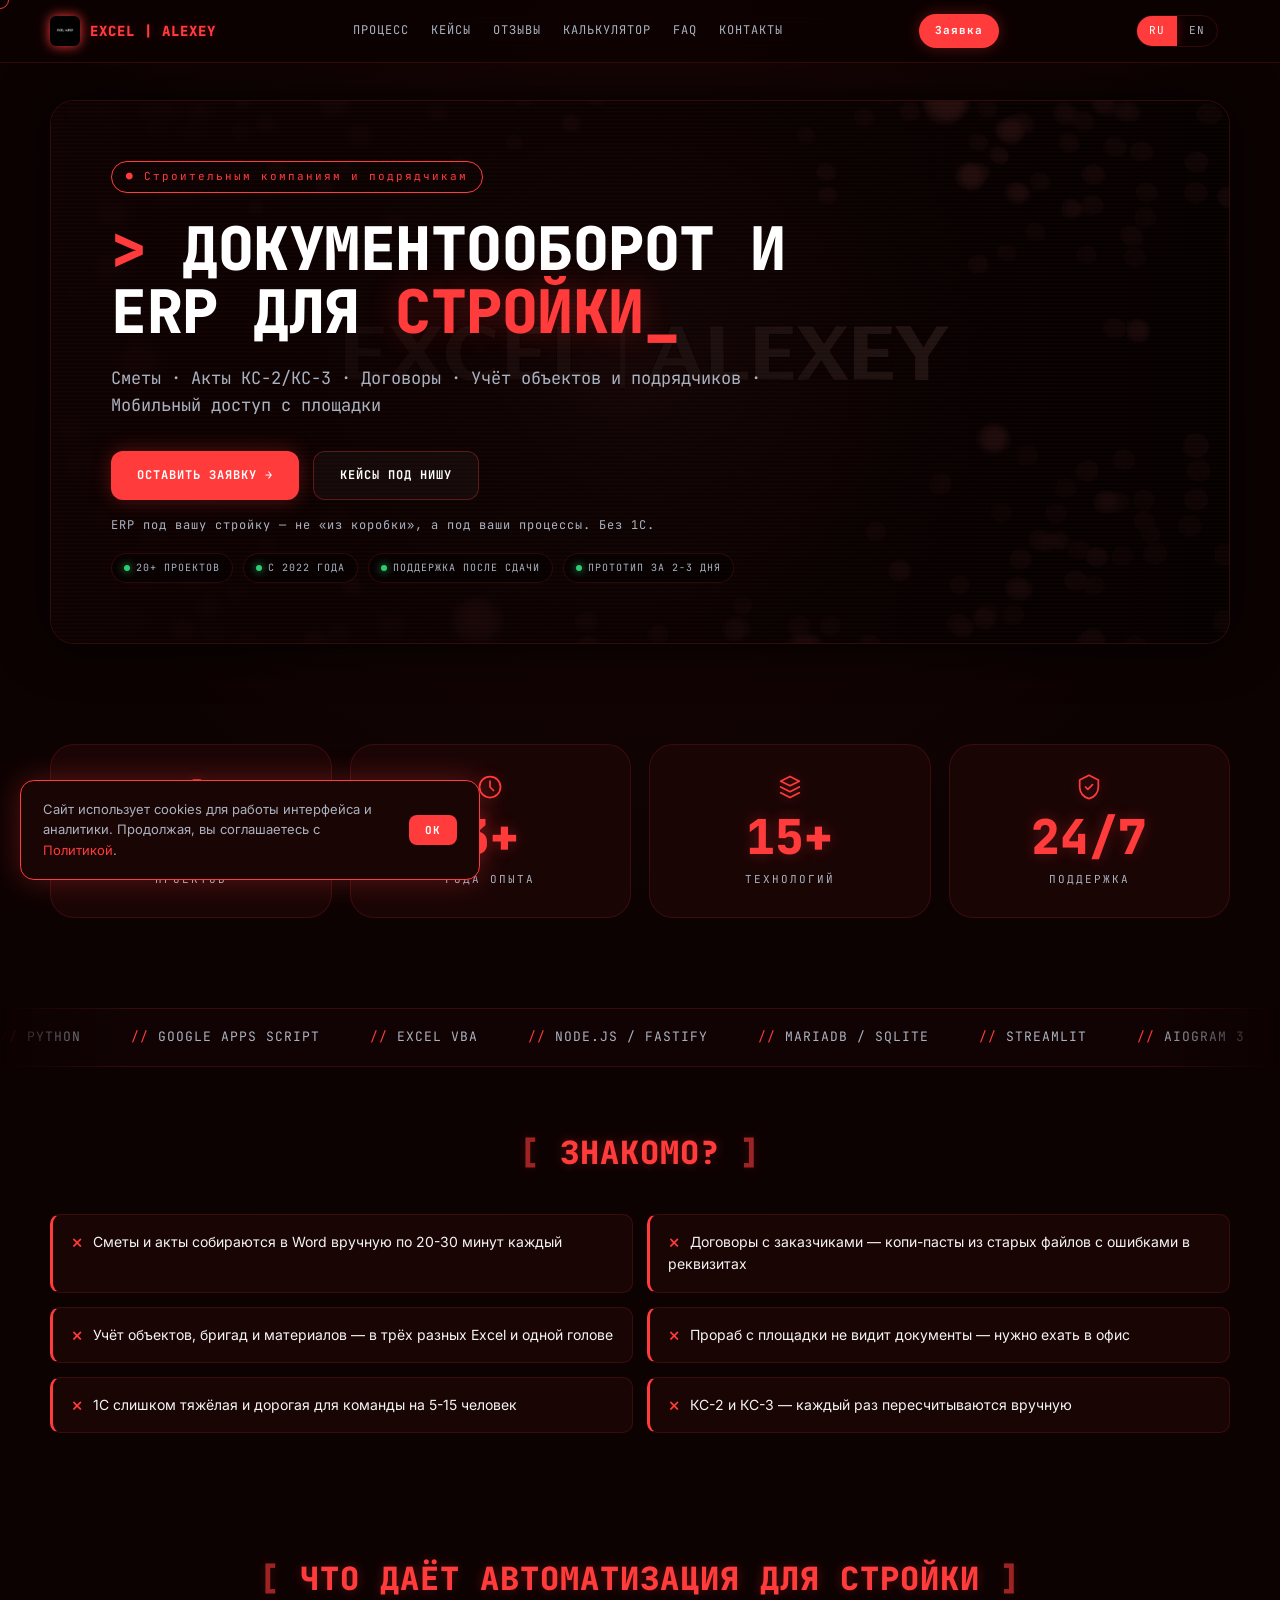
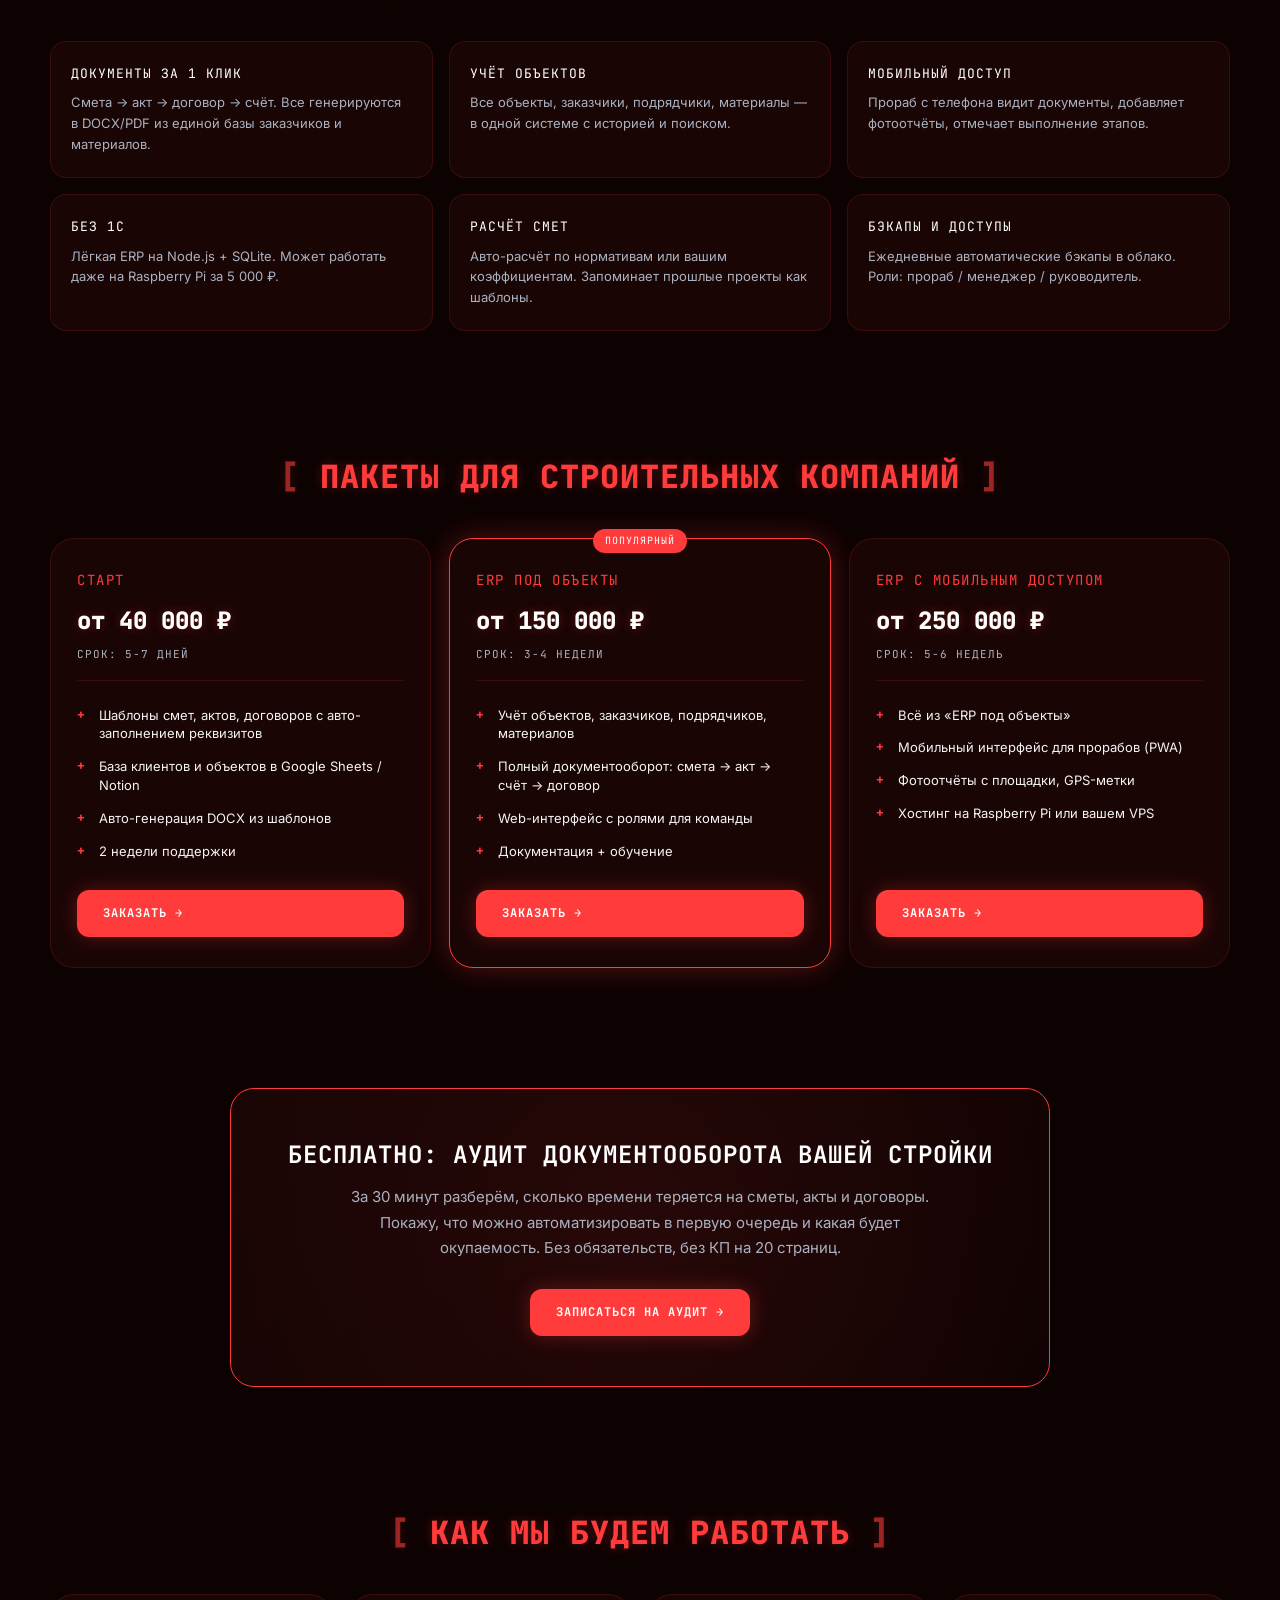
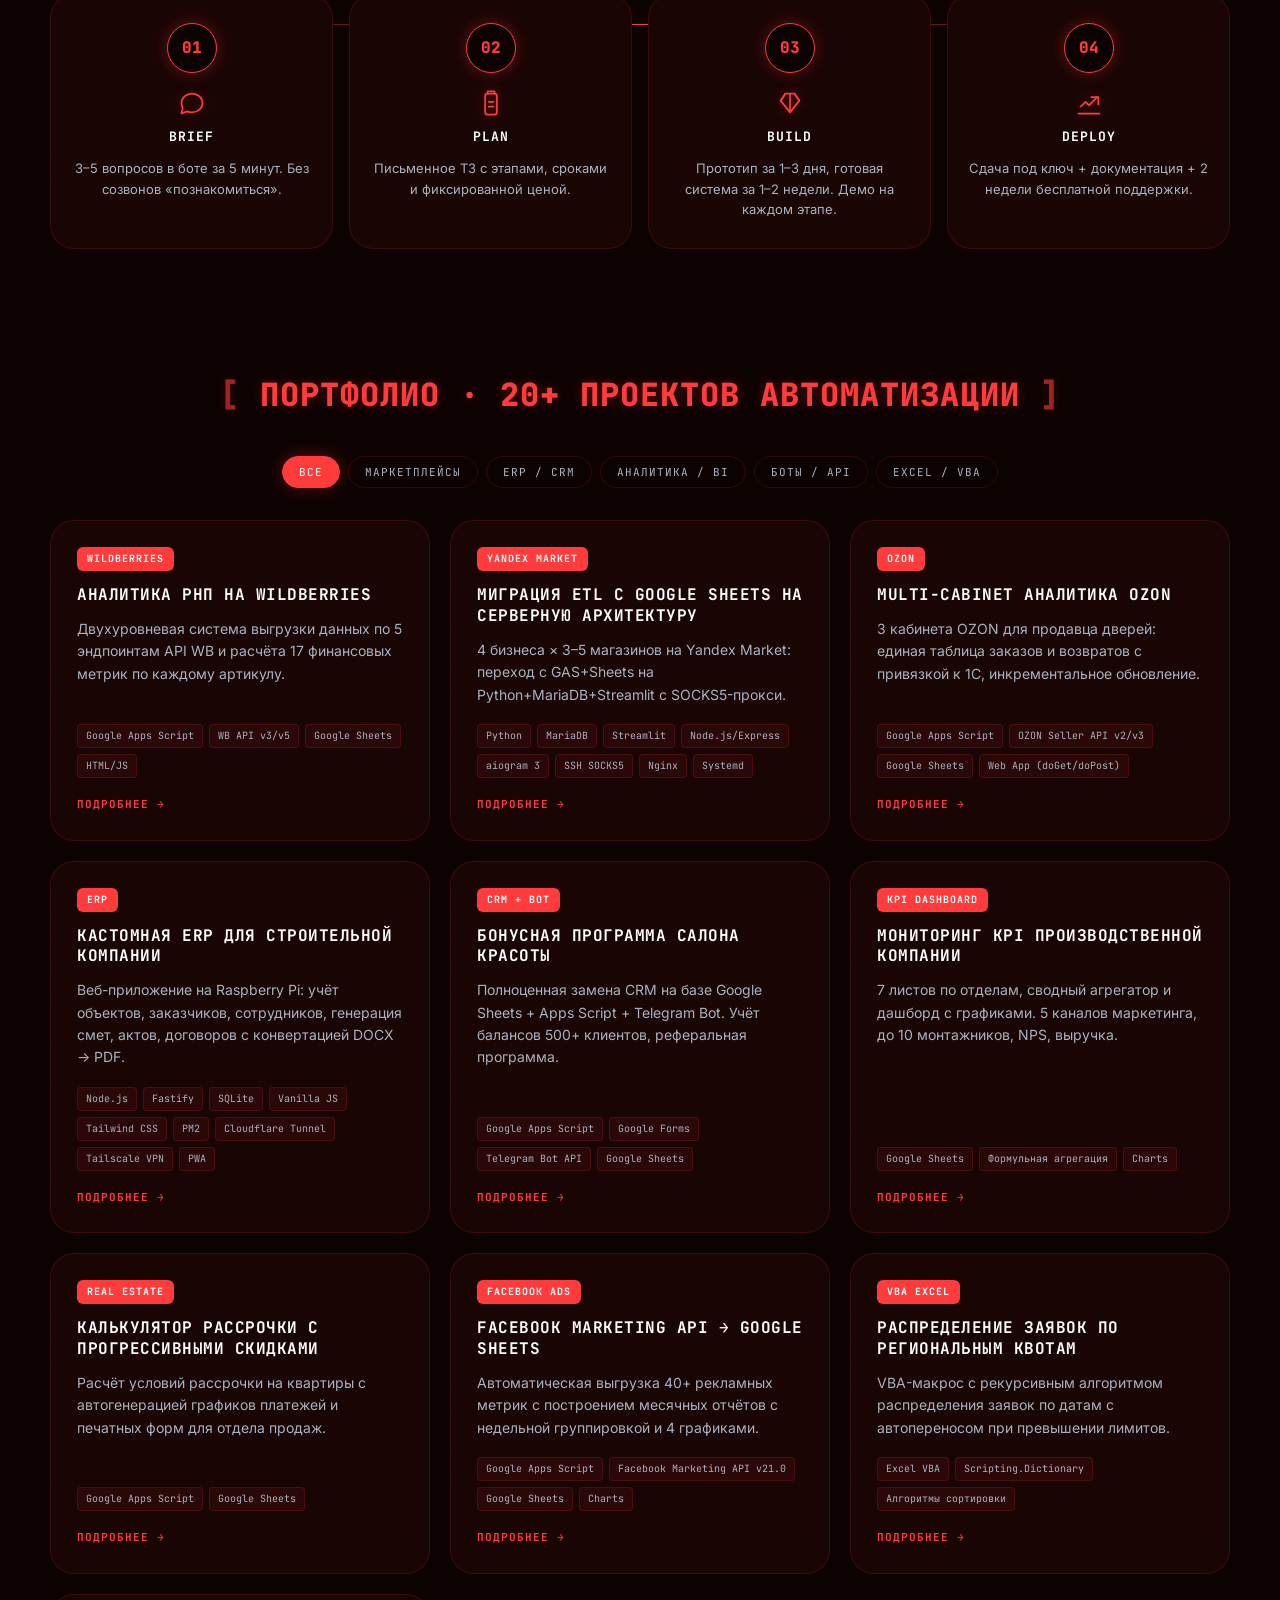
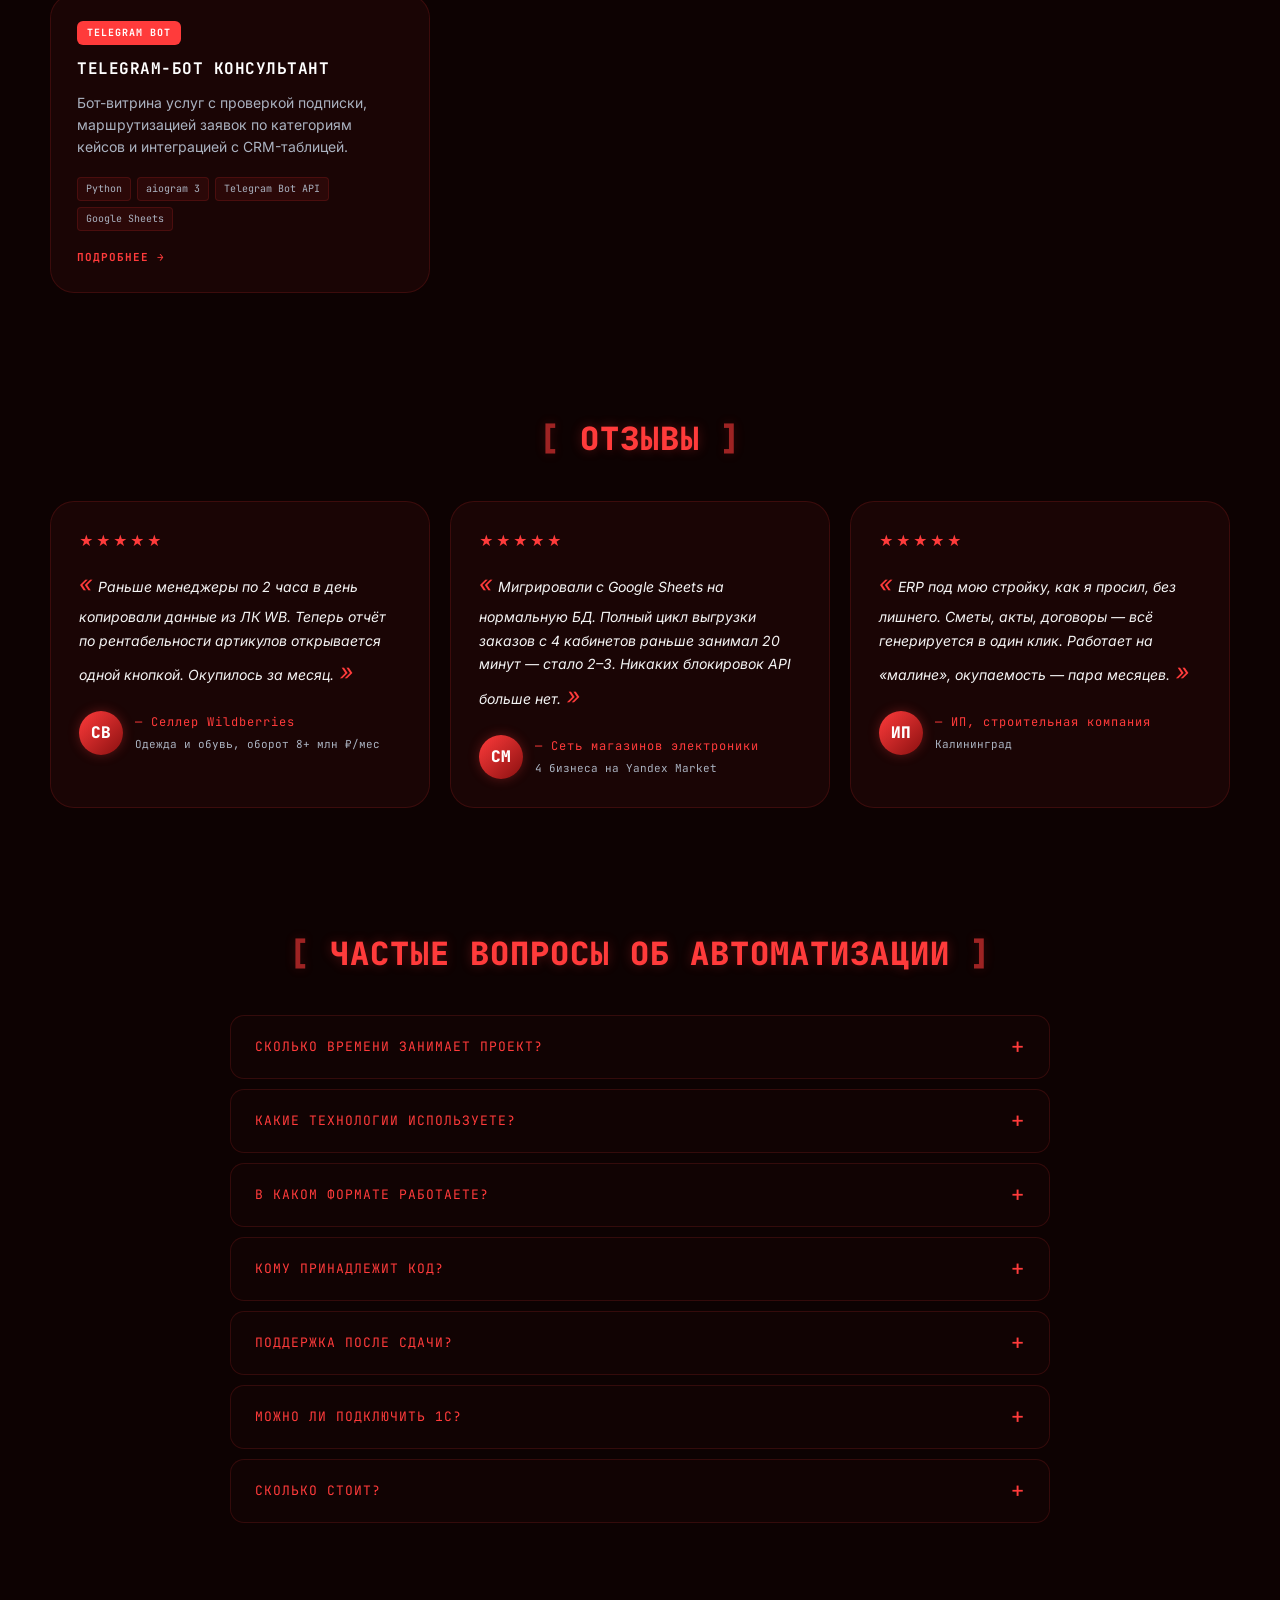
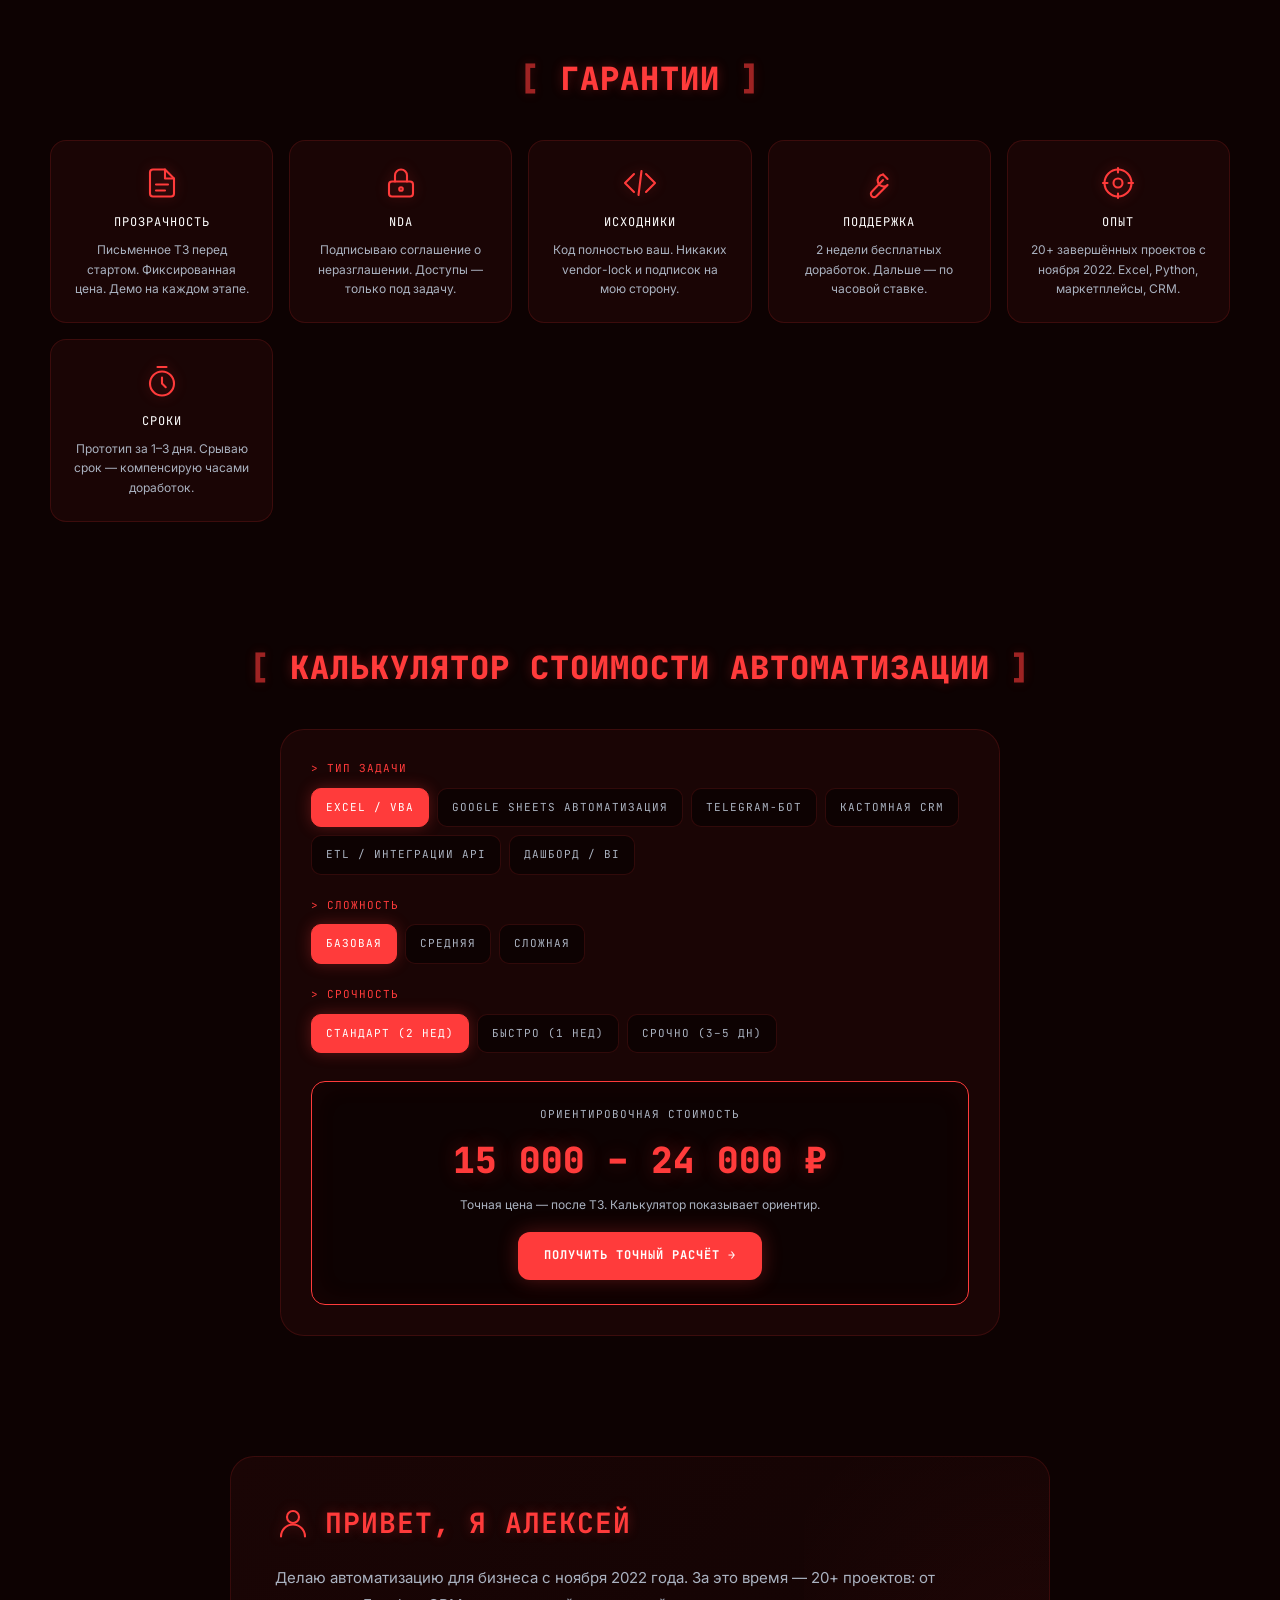
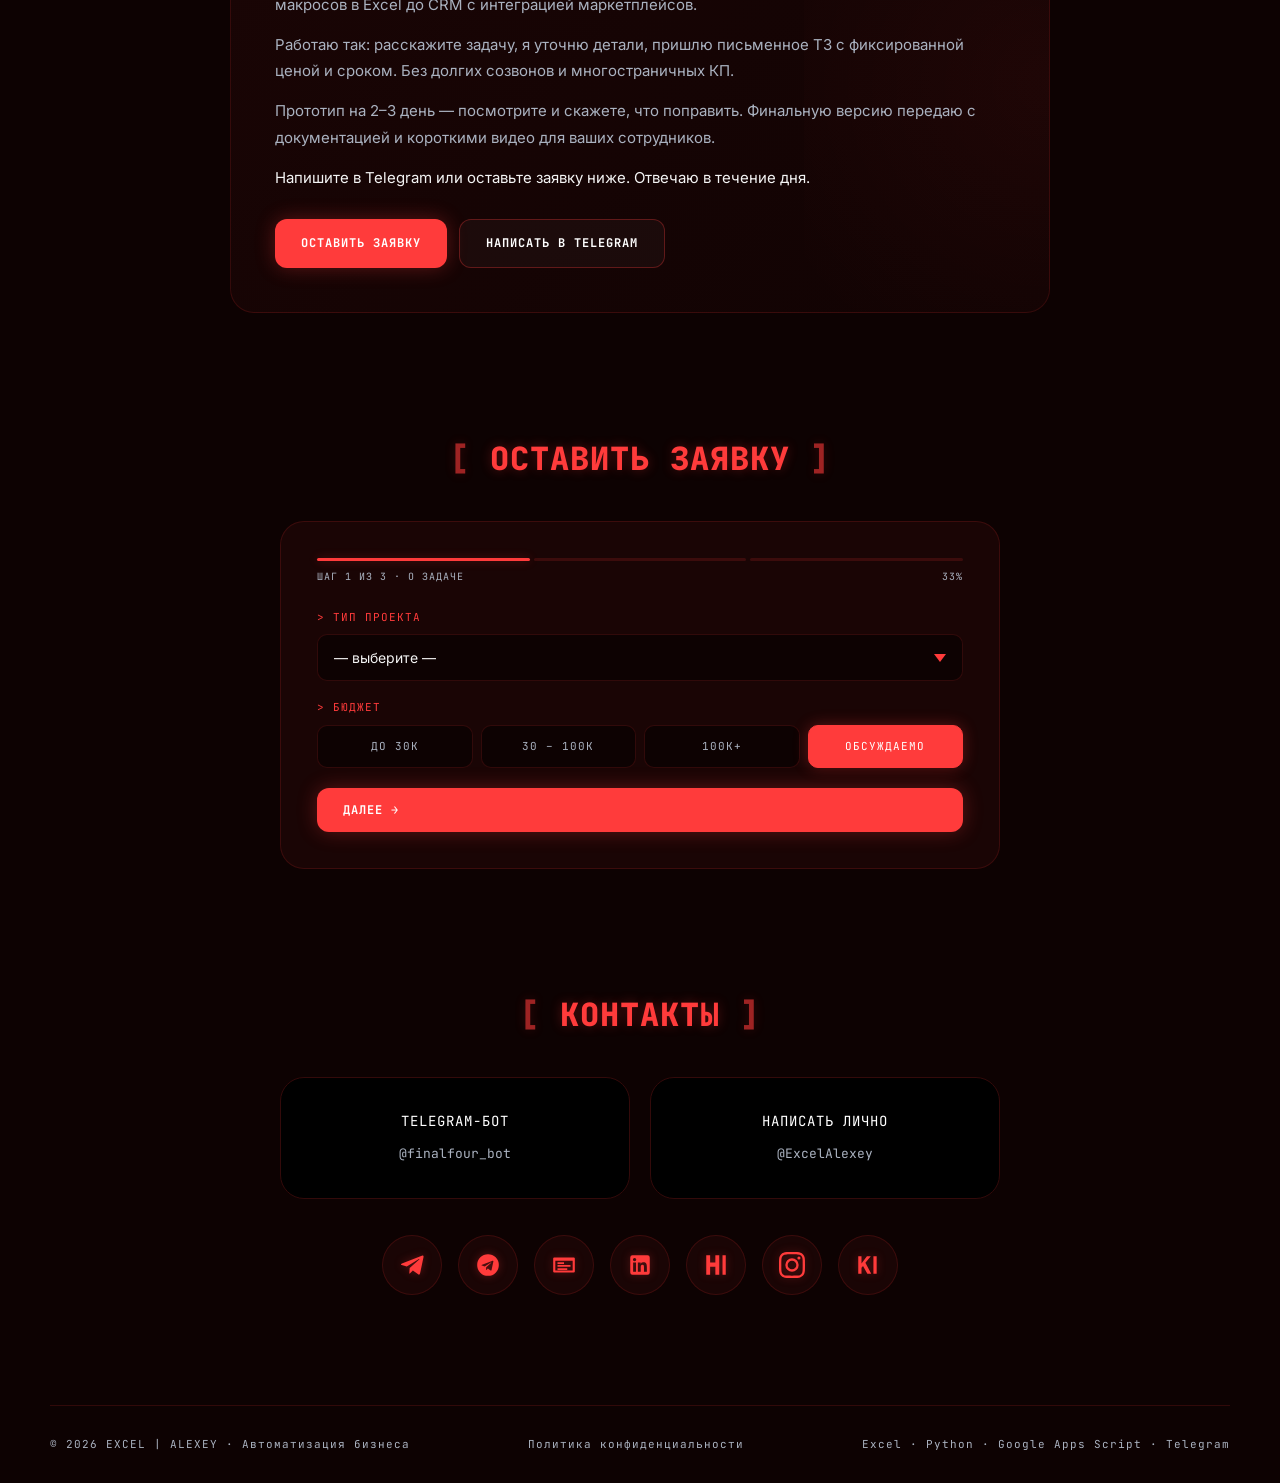
<file: construction/index.html>
<!DOCTYPE html>
<html lang="ru">
<head>
<meta charset="utf-8" />
<meta name="viewport" content="width=device-width, initial-scale=1.0" />
<!-- Google tag (gtag.js) -->
<script async src="https://www.googletagmanager.com/gtag/js?id=G-3XF21N7YJF"></script>
<script>
  window.dataLayer = window.dataLayer || [];
  function gtag(){dataLayer.push(arguments);}
  gtag('js', new Date());

  gtag('config', 'G-3XF21N7YJF');
</script>
<!-- Yandex.Metrika counter -->
<script type="text/javascript">
  (function(m,e,t,r,i,k,a){
      m[i]=m[i]||function(){(m[i].a=m[i].a||[]).push(arguments)};
      m[i].l=1*new Date();
      for (var j = 0; j < document.scripts.length; j++) {if (document.scripts[j].src === r) { return; }}
      k=e.createElement(t),a=e.getElementsByTagName(t)[0],k.async=1,k.src=r,a.parentNode.insertBefore(k,a)
  })(window, document,'script','https://mc.yandex.ru/metrika/tag.js?id=108996801', 'ym');

  ym(108996801, 'init', {ssr:true, webvisor:true, clickmap:true, ecommerce:"dataLayer", referrer: document.referrer, url: location.href, accurateTrackBounce:true, trackLinks:true});
</script>
<noscript><div><img src="https://mc.yandex.ru/watch/108996801" style="position:absolute; left:-9999px;" alt="" /></div></noscript>
<!-- /Yandex.Metrika counter -->
<!-- Автоопределение языка (срабатывает до рендера) -->
<script>
(function(){
  try {
    var saved = localStorage.getItem('preferred_lang');
    if (saved === 'ru') return; // пользователь явно выбрал RU
    if (saved === 'en') {
      if (location.pathname === '/' || location.pathname === '/index.html') {
        location.replace('/en/' + location.search + location.hash);
      }
      return;
    }
    // Первый визит — определяем по browser language
    var langs = (navigator.languages || [navigator.language || 'en']).map(function(l){return (l||'').toLowerCase().split('-')[0];});
    var slavic = ['ru','uk','be','kk','ky','tg','uz','az'];
    var isSlavic = langs.some(function(l){return slavic.indexOf(l) >= 0;});
    if (!isSlavic && (location.pathname === '/' || location.pathname === '/index.html')) {
      location.replace('/en/' + location.search + location.hash);
    }
  } catch(e){}
})();
</script>
<meta name="google-site-verification" content="O84R7Kp4VEFQsmu5itda_h6VPmX3z3XzBydWqkqTWB4" />

<title>Строительным компаниям — Строительство | EXCEL ALEXEY</title>
<meta name="description" content="Автоматизация строительным компаниям и подрядчикам. Сметы · Акты КС-2/КС-3 · Договоры · Учёт объектов и подрядчиков · Мобильный доступ с площадки." />
<meta name="keywords" content="автоматизация бизнеса, разработка CRM под ключ, Google Apps Script, Excel VBA, Python автоматизация, Telegram бот, API Wildberries, API Ozon, API Yandex Market, ETL, дашборды, аналитика маркетплейсов, юнит-экономика WB" />
<meta name="author" content="Алексей, EXCEL | ALEXEY" />
<meta name="robots" content="index, follow, max-image-preview:large, max-snippet:-1, max-video-preview:-1" />
<meta name="googlebot" content="index, follow" />
<meta name="yandex" content="index, follow" />
<link rel="canonical" href="https://excelalexey-maker.github.io/construction/" />

<!-- hreflang для двуязычной выдачи -->
<link rel="alternate" hreflang="ru" href="https://excelalexey-maker.github.io/construction/" />
<link rel="alternate" hreflang="en" href="https://excelalexey-maker.github.io/en/construction/" />
<link rel="alternate" hreflang="x-default" href="https://excelalexey-maker.github.io/" />

<meta property="og:type" content="website" />
<meta property="og:url" content="https://excelalexey-maker.github.io/" />
<meta property="og:title" content="Строительным компаниям — Строительство | EXCEL ALEXEY" />
<meta property="og:description" content="Автоматизация строительным компаниям и подрядчикам. Сметы · Акты КС-2/КС-3 · Договоры · Учёт объектов и подрядчиков · Мобильный доступ с площадки." />
<meta property="og:image" content="https://excelalexey-maker.github.io/hero-poster.jpg" />
<meta property="og:image:width" content="1200" />
<meta property="og:image:height" content="630" />
<meta property="og:locale" content="ru_RU" />
<meta property="og:locale:alternate" content="en_US" />
<meta property="og:site_name" content="EXCEL | ALEXEY" />

<meta name="twitter:card" content="summary_large_image" />
<meta name="twitter:title" content="EXCEL | ALEXEY — Автоматизация бизнеса под ключ" />
<meta name="twitter:description" content="Excel/VBA, GAS, Python, MariaDB, Telegram-боты, API маркетплейсов." />
<meta name="twitter:image" content="https://excelalexey-maker.github.io/hero-poster.jpg" />

<meta name="geo.region" content="RU" />
<meta name="geo.placename" content="Россия, Москва, Санкт-Петербург, Калининград, Vietnam (remote)" />
<meta name="geo.position" content="55.7558;37.6173" />
<meta name="ICBM" content="55.7558, 37.6173" />
<meta name="theme-color" content="#0d0202" />
<meta name="format-detection" content="telephone=no" />

<link rel="icon" href="/favicon.ico" sizes="any" />
<link rel="icon" href="/favicon.svg" type="image/svg+xml" />
<link rel="apple-touch-icon" href="/apple-touch-icon.png" />
<link rel="manifest" href="/site.webmanifest" />

<link rel="preload" as="image" href="/hero-poster.jpg" fetchpriority="high" />
<link rel="preload" as="image" href="/Logo.png" />
<link rel="dns-prefetch" href="//mc.yandex.ru" />
<link rel="dns-prefetch" href="//www.googletagmanager.com" />
<link rel="dns-prefetch" href="//api.telegram.org" />

<link rel="preconnect" href="https://fonts.googleapis.com" />
<link rel="preconnect" href="https://fonts.gstatic.com" crossorigin />
<link href="https://fonts.googleapis.com/css2?family=Inter:wght@300;400;700;800&family=JetBrains+Mono:wght@400;700&display=swap" rel="stylesheet" />

<!-- ════════════════════════════════════════════════════════════════
     АНАЛИТИКА И UTM-ТРЕКИНГ
     ВАЖНО: подставь свои ID ниже:
       YM_ID  — ID счётчика Яндекс.Метрики (https://metrika.yandex.ru/)
       GA_ID  — Measurement ID Google Analytics 4 (формат G-XXXXXXXXXX)
     Если какой-то сервис не нужен — оставь "" (пустую строку), скрипт не загрузится.
     ════════════════════════════════════════════════════════════════ -->
<script>
window.ANALYTICS = {
  YM_ID: "108996801",          
  GA_ID: "G-3XF21N7YJF",         
  TG_BOT_TOKEN: "8294667687:AAEmJAEdW7NhufBKMhQ5bk4BBmMHZHsyN1o",   
  TG_CHAT_ID: "-1003757631462"       // твой chat_id (узнать через @userinfobot)
};

/* === ЗАХВАТ UTM-МЕТОК (хранятся 30 дней) === */
(function(){
  try {
    const params = new URLSearchParams(location.search);
    const utmKeys = ['utm_source','utm_medium','utm_campaign','utm_content','utm_term','gclid','yclid','fbclid'];
    const captured = {};
    utmKeys.forEach(k => { const v = params.get(k); if (v) captured[k] = v; });
    if (Object.keys(captured).length) {
      captured._first_visit = new Date().toISOString();
      captured._referrer = document.referrer || 'direct';
      captured._landing = location.pathname;
      localStorage.setItem('utm_data', JSON.stringify(captured));
      localStorage.setItem('utm_data_ts', Date.now().toString());
    }
    // протухание через 30 дней
    const ts = +localStorage.getItem('utm_data_ts') || 0;
    if (ts && (Date.now() - ts) > 30*24*60*60*1000) {
      localStorage.removeItem('utm_data');
      localStorage.removeItem('utm_data_ts');
    }
  } catch(e){}
})();

/* === ЕДИНАЯ ФУНКЦИЯ ОТПРАВКИ СОБЫТИЙ === */
window.trackEvent = function(category, action, label, value) {
  try {
    if (window.ym && window.ANALYTICS.YM_ID) {
      window.ym(window.ANALYTICS.YM_ID, 'reachGoal', action, { category, label, value });
    }
    if (window.gtag) {
      window.gtag('event', action, { event_category: category, event_label: label, value: value });
    }
    // лог в консоль для отладки
    console.log('[track]', category, action, label || '', value || '');
  } catch(e){}
};

/* === ЯНДЕКС.МЕТРИКА === */
if (window.ANALYTICS.YM_ID) {
  (function(m,e,t,r,i,k,a){m[i]=m[i]||function(){(m[i].a=m[i].a||[]).push(arguments)};
  m[i].l=1*new Date();
  for (var j = 0; j < document.scripts.length; j++) {if (document.scripts[j].src === r) { return; }}
  k=e.createElement(t),a=e.getElementsByTagName(t)[0],k.async=1,k.src=r,a.parentNode.insertBefore(k,a)})
  (window, document, "script", "https://mc.yandex.ru/metrika/tag.js", "ym");
  ym(window.ANALYTICS.YM_ID, "init", { clickmap:true, trackLinks:true, accurateTrackBounce:true, webvisor:true, ecommerce:"dataLayer" });
}

/* === GOOGLE ANALYTICS 4 === */
if (window.ANALYTICS.GA_ID) {
  const s = document.createElement('script');
  s.async = true;
  s.src = 'https://www.googletagmanager.com/gtag/js?id=' + window.ANALYTICS.GA_ID;
  document.head.appendChild(s);
  window.dataLayer = window.dataLayer || [];
  window.gtag = function(){ dataLayer.push(arguments); };
  gtag('js', new Date());
  gtag('config', window.ANALYTICS.GA_ID, { anonymize_ip: true });
}
</script>

<script type="application/ld+json">
{
  "@context": "https://schema.org",
  "@graph": [
    {
      "@type": "ProfessionalService",
      "@id": "https://excelalexey-maker.github.io/#business",
      "name": "EXCEL | ALEXEY — Автоматизация бизнеса",
      "alternateName": "Excel Alexey",
      "description": "Автоматизация бизнеса под ключ: Excel/VBA, Google Apps Script, Python, MariaDB, Telegram-боты, интеграции с API маркетплейсов Wildberries, Ozon, Yandex Market. 20+ проектов с 2022 года.",
      "url": "https://excelalexey-maker.github.io/",
      "image": "https://excelalexey-maker.github.io/hero-poster.jpg",
      "logo": "https://excelalexey-maker.github.io/Logo.png",
      "priceRange": "₽₽",
      "currenciesAccepted": "RUB, USD, EUR",
      "paymentAccepted": "Bank transfer, SBP, Cryptocurrency",
      "areaServed": [
        {"@type": "Country", "name": "Russia"},
        {"@type": "Country", "name": "Belarus"},
        {"@type": "Country", "name": "Kazakhstan"},
        {"@type": "AdministrativeArea", "name": "СНГ"}
      ],
      "serviceArea": {"@type": "GeoCircle", "geoMidpoint": {"@type": "GeoCoordinates", "latitude": 55.7558, "longitude": 37.6173}, "geoRadius": 10000000},
      "knowsLanguage": ["ru", "en"],
      "provider": {"@id": "https://excelalexey-maker.github.io/#person"},
      "founder": {"@id": "https://excelalexey-maker.github.io/#person"},
      "aggregateRating": {
        "@type": "AggregateRating",
        "ratingValue": "5.0",
        "reviewCount": "18",
        "bestRating": "5",
        "worstRating": "1"
      },
      "hasOfferCatalog": {
        "@type": "OfferCatalog",
        "name": "Услуги автоматизации",
        "itemListElement": [
          {"@type": "Offer", "itemOffered": {"@type": "Service", "name": "Разработка кастомных CRM", "description": "CRM-системы под бизнес-процессы заказчика. Стек: Python, Node.js, MariaDB."}, "priceSpecification": {"@type": "PriceSpecification", "minPrice": 80000, "priceCurrency": "RUB"}},
          {"@type": "Offer", "itemOffered": {"@type": "Service", "name": "Дашборды и аналитика", "description": "BI-панели на Streamlit, Google Looker Studio, Excel Power Query."}, "priceSpecification": {"@type": "PriceSpecification", "minPrice": 30000, "priceCurrency": "RUB"}},
          {"@type": "Offer", "itemOffered": {"@type": "Service", "name": "Интеграция с API маркетплейсов", "description": "Wildberries, Ozon, Yandex Market: выгрузка заказов, остатков, цен, рекламы."}, "priceSpecification": {"@type": "PriceSpecification", "minPrice": 40000, "priceCurrency": "RUB"}},
          {"@type": "Offer", "itemOffered": {"@type": "Service", "name": "Telegram-боты", "description": "Боты на aiogram 3 и Node.js: уведомления, заявки, CRM-интеграции."}, "priceSpecification": {"@type": "PriceSpecification", "minPrice": 25000, "priceCurrency": "RUB"}},
          {"@type": "Offer", "itemOffered": {"@type": "Service", "name": "Excel и VBA макросы", "description": "Автоматизация рутины в Excel, кастомные функции, отчёты в один клик."}, "priceSpecification": {"@type": "PriceSpecification", "minPrice": 15000, "priceCurrency": "RUB"}},
          {"@type": "Offer", "itemOffered": {"@type": "Service", "name": "ETL-системы и миграция данных", "description": "Перенос с Google Sheets на серверные БД (MariaDB, PostgreSQL)."}, "priceSpecification": {"@type": "PriceSpecification", "minPrice": 100000, "priceCurrency": "RUB"}}
        ]
      },
      "review": [
        {
          "@type": "Review",
          "reviewRating": {"@type": "Rating", "ratingValue": "5", "bestRating": "5"},
          "author": {"@type": "Person", "name": "Селлер Wildberries (одежда и обувь)"},
          "reviewBody": "Раньше менеджеры по 2 часа в день копировали данные из ЛК WB. Теперь отчёт по рентабельности артикулов открывается одной кнопкой. Окупилось за месяц."
        },
        {
          "@type": "Review",
          "reviewRating": {"@type": "Rating", "ratingValue": "5", "bestRating": "5"},
          "author": {"@type": "Person", "name": "Сеть магазинов электроники"},
          "reviewBody": "Мигрировали с Google Sheets на нормальную БД. Полный цикл выгрузки заказов с 4 кабинетов раньше занимал 20 минут — стало 2-3."
        },
        {
          "@type": "Review",
          "reviewRating": {"@type": "Rating", "ratingValue": "5", "bestRating": "5"},
          "author": {"@type": "Person", "name": "ИП, строительная компания, Калининград"},
          "reviewBody": "ERP под мою стройку, без лишнего. Сметы, акты, договоры — всё генерируется в один клик. Окупаемость пара месяцев."
        }
      ],
      "sameAs": [
        "https://t.me/ExcelAlexey",
        "https://www.linkedin.com/in/excel-alexey/",
        "https://career.habr.com/excelalexey",
        "https://www.instagram.com/excelalexey/",
        "https://kwork.ru/user/excel_alexey"
      ]
    },
    {
      "@type": "Person",
      "@id": "https://excelalexey-maker.github.io/#person",
      "name": "Алексей",
      "alternateName": "Excel Alexey",
      "jobTitle": "Специалист по автоматизации бизнеса",
      "description": "Специалист по автоматизации бизнес-процессов с опытом с ноября 2022 года. Более 20 завершённых проектов: CRM-системы, ETL-пайплайны, интеграции с API маркетплейсов, Telegram-боты.",
      "url": "https://excelalexey-maker.github.io/",
      "image": "https://excelalexey-maker.github.io/hero-poster.jpg",
      "knowsAbout": [
        "Python", "Google Apps Script", "Excel VBA", "Node.js",
        "MariaDB", "SQLite", "PostgreSQL", "Streamlit",
        "aiogram", "Telegram Bot API",
        "Wildberries API", "Ozon Seller API", "Yandex Market API",
        "ETL", "REST API", "Cloudflare Tunnel",
        "Бизнес-автоматизация", "Юнит-экономика маркетплейсов"
      ],
      "knowsLanguage": ["ru", "en"],
      "hasOccupation": {
        "@type": "Occupation",
        "name": "Business Automation Specialist",
        "occupationLocation": {"@type": "Country", "name": "Russia"},
        "skills": "Python, VBA, Google Apps Script, Node.js, MariaDB, Telegram Bot API"
      },
      "sameAs": [
        "https://t.me/ExcelAlexey",
        "https://www.linkedin.com/in/excel-alexey/",
        "https://career.habr.com/excelalexey",
        "https://www.instagram.com/excelalexey/",
        "https://kwork.ru/user/excel_alexey"
      ]
    },
    {
      "@type": "WebSite",
      "@id": "https://excelalexey-maker.github.io/#website",
      "url": "https://excelalexey-maker.github.io/",
      "name": "EXCEL | ALEXEY",
      "inLanguage": ["ru", "en"],
      "publisher": {"@id": "https://excelalexey-maker.github.io/#person"}
    },
    {
      "@type": "BreadcrumbList",
      "@id": "https://excelalexey-maker.github.io/construction/#breadcrumb",
      "itemListElement": [
        {"@type": "ListItem", "position": 1, "name": "Главная", "item": "https://excelalexey-maker.github.io/"},
        {"@type": "ListItem", "position": 2, "name": "Услуги автоматизации", "item": "https://excelalexey-maker.github.io/#process"},
        {"@type": "ListItem", "position": 3, "name": "Портфолио", "item": "https://excelalexey-maker.github.io/#cases"},
        {"@type": "ListItem", "position": 4, "name": "Контакты", "item": "https://excelalexey-maker.github.io/#contact"}
      ]
    }
  ]
}
</script>

<script type="application/ld+json">
{
  "@context": "https://schema.org",
  "@type": "FAQPage",
  "mainEntity": [
    {"@type": "Question", "name": "Сколько времени занимает проект автоматизации?",
     "acceptedAnswer": {"@type": "Answer", "text": "Прототип за 1-3 дня, готовый проект за 1-2 недели в зависимости от сложности. ETL-системы и кастомные ERP — 3-6 недель."}},
    {"@type": "Question", "name": "Какие технологии используете?",
     "acceptedAnswer": {"@type": "Answer", "text": "Python, Google Apps Script, VBA Excel, Node.js, SQL/MariaDB/SQLite, Telegram Bot API, REST API маркетплейсов (Wildberries, Ozon, Yandex Market)."}},
    {"@type": "Question", "name": "В каком формате работаете?",
     "acceptedAnswer": {"@type": "Answer", "text": "Удалённо по всей России и СНГ. Работаю с физлицами, ИП и юрлицами. Оплата на карту, СБП или расчётный счёт. Все детали оформления оговариваем индивидуально."}},
    {"@type": "Question", "name": "Кому принадлежит код после сдачи проекта?",
     "acceptedAnswer": {"@type": "Answer", "text": "Полностью клиенту. Передаю исходники, документацию и инструкции по эксплуатации. Никаких подписок и vendor-lock."}},
    {"@type": "Question", "name": "Есть ли поддержка после сдачи?",
     "acceptedAnswer": {"@type": "Answer", "text": "2 недели бесплатной поддержки и доработок включены в стоимость. Дальше — по часовой ставке или абонементом."}},
    {"@type": "Question", "name": "Можно ли подключить 1С к маркетплейсам?",
     "acceptedAnswer": {"@type": "Answer", "text": "Да, через REST API, OData, выгрузку в Excel/CSV или прямое подключение к базе. Связка 1С с маркетплейсами, CRM и Telegram реализуется."}},
    {"@type": "Question", "name": "Сколько стоит автоматизация?",
     "acceptedAnswer": {"@type": "Answer", "text": "Простая автоматизация Google Sheets — от 15 000 ₽. Кастомная CRM — от 80 000 ₽. ETL-система с серверной частью — от 150 000 ₽. Точная цена — после ТЗ."}}
  ]
}
</script>

<style>
:root {
  --bg: #0d0202;
  --card: #1a0505;
  --card-2: #110303;
  --accent: #ff3b3b;
  --accent-glow: rgba(255, 59, 59, 0.3);
  --text: #f4f4f4;
  --muted: #aab2c0;
  --border: rgba(255, 59, 59, 0.15);
  --container: 1180px;
  --r: 24px;
}
* { box-sizing: border-box; margin: 0; padding: 0; }
html { scroll-behavior: smooth; }
body {
  font-family: 'Inter', sans-serif;
  color: var(--text);
  background: var(--bg);
  line-height: 1.6;
  overflow-x: hidden;
}
body::before {
  content: ""; position: fixed; inset: 0; z-index: -1;
  background: radial-gradient(circle at 50% 30%, #1a0505 0%, #0d0202 70%);
  animation: bgPulse 10s infinite ease-in-out;
}
@keyframes bgPulse { 0%,100% { opacity: 0.85; } 50% { opacity: 1; } }
.container { width: min(var(--container), 100% - 40px); margin: 0 auto; }
a { text-decoration: none; color: inherit; transition: 0.3s; }
img { max-width: 100%; display: block; }
.mono, h1, h2, h3, .tag, .linkBtn, summary, .chip {
  font-family: 'JetBrains Mono', monospace; text-transform: uppercase; letter-spacing: 1px;
}

/* ── Прогресс скролла ── */
.scrollProgress {
  position: fixed; top: 0; left: 0; height: 2px;
  background: var(--accent); width: 0%; z-index: 9999;
  box-shadow: 0 0 10px var(--accent); transition: width 0.05s linear;
}

/* ── Кастомный курсор ── */
.cursor {
  position: fixed; width: 18px; height: 18px;
  border: 1px solid var(--accent); border-radius: 50%;
  pointer-events: none; z-index: 10000;
  transform: translate(-50%, -50%);
  transition: width 0.2s, height 0.2s, background 0.2s;
  mix-blend-mode: difference;
}
.cursor.active { width: 38px; height: 38px; background: rgba(255,59,59,0.15); }
@media (max-width: 820px), (pointer: coarse) { .cursor { display: none; } }

/* ── HEADER ── */
.siteHeader {
  position: fixed; top: 0; left: 0; right: 0; z-index: 1000;
  background: rgba(13, 2, 2, 0.9);
  backdrop-filter: blur(15px); -webkit-backdrop-filter: blur(15px);
  border-bottom: 1px solid var(--border);
  transition: transform 0.3s;
}
.siteHeader.hidden { transform: translateY(-100%); }
.siteHeader__inner { display: flex; align-items: center; justify-content: space-between; padding: 14px 0; }
.brand { display: flex; align-items: center; gap: 10px; }
.brand__logo { width: 30px; height: 30px; border-radius: 6px; filter: drop-shadow(0 0 6px var(--accent)); }
.brand__name { font-weight: 800; font-size: 14px; color: var(--accent); text-shadow: 0 0 10px var(--accent-glow); font-family: 'JetBrains Mono', monospace; letter-spacing: 1px; }

.nav { display: flex; gap: 22px; }
.nav__link { font-size: 12px; color: var(--muted); font-family: 'JetBrains Mono', monospace; letter-spacing: 1px; text-transform: uppercase; }
.nav__link:hover { color: var(--accent); text-shadow: 0 0 8px var(--accent); }

.headerCta {
  padding: 8px 16px; background: var(--accent); border-radius: 50px;
  font-size: 11px; font-weight: 700; color: #fff;
  box-shadow: 0 0 15px var(--accent-glow);
  font-family: 'JetBrains Mono', monospace; letter-spacing: 1px;
}
.headerCta:hover { transform: translateY(-2px); box-shadow: 0 0 25px var(--accent); }

.burger { display: none; width: 32px; height: 32px; cursor: pointer; flex-direction: column; justify-content: center; gap: 5px; padding: 0; background: none; border: none; }
.burger span { display: block; width: 22px; height: 2px; background: var(--accent); transition: 0.3s; box-shadow: 0 0 6px var(--accent); margin: 0 auto; }
.burger.open span:nth-child(1) { transform: translateY(7px) rotate(45deg); }
.burger.open span:nth-child(2) { opacity: 0; }
.burger.open span:nth-child(3) { transform: translateY(-7px) rotate(-45deg); }

/* ── HERO ── */
main { padding-top: 80px; }
.heroSection { padding: 20px 0 50px; }
.heroCard {
  position: relative; border-radius: var(--r); overflow: hidden;
  border: 1px solid rgba(255,59,59,0.2); background: #000;
  min-height: 540px; display: flex; align-items: center;
  box-shadow: 0 0 50px rgba(0,0,0,0.9);
  animation: borderGlow 4s infinite ease-in-out;
}
@keyframes borderGlow {
  0%,100% { border-color: rgba(255,59,59,0.2); box-shadow: 0 0 30px rgba(0,0,0,0.9); }
  50% { border-color: var(--accent); box-shadow: 0 0 40px rgba(255,59,59,0.2); }
}
.heroVideo {
  position: absolute; inset: 0; width: 100%; height: 100%;
  object-fit: cover; opacity: 0.45;
  filter: sepia(100%) saturate(300%) brightness(35%) hue-rotate(-50deg);
}
.heroOverlay {
  position: absolute; inset: 0; z-index: 2;
  background: linear-gradient(90deg, rgba(13,2,2,0.97) 0%, rgba(13,2,2,0.55) 70%, rgba(13,2,2,0.3) 100%);
}
.heroScanlines {
  position: absolute; inset: 0; z-index: 3; pointer-events: none;
  background: repeating-linear-gradient(0deg, transparent 0, transparent 2px, rgba(255,59,59,0.04) 3px, rgba(255,59,59,0.04) 4px);
  animation: scanShift 10s linear infinite;
}
@keyframes scanShift { from { background-position: 0 0; } to { background-position: 0 100px; } }

.heroContent { position: relative; z-index: 10; padding: 60px; max-width: 850px; width: 100%; }

.heroTag {
  display: inline-block; font-family: 'JetBrains Mono', monospace; font-size: 11px;
  color: var(--accent); border: 1px solid var(--accent);
  padding: 6px 14px; border-radius: 50px; margin-bottom: 24px;
  letter-spacing: 2px; animation: tagPulse 2s infinite;
}
.heroTag::before { content: "● "; }
@keyframes tagPulse { 0%,100% { box-shadow: 0 0 0 0 var(--accent-glow); } 50% { box-shadow: 0 0 20px 4px transparent; } }

.heroTitle {
  font-size: clamp(28px, 5.5vw, 60px); font-weight: 800;
  line-height: 1.05; margin-bottom: 22px; color: #fff;
  font-family: 'JetBrains Mono', monospace; letter-spacing: -0.5px;
}
.heroTitle::before { content: "> "; color: var(--accent); }
.heroTitle::after { content: "_"; color: var(--accent); animation: blink 1s infinite; }
@keyframes blink { 0%,100% { opacity: 1; } 50% { opacity: 0; } }
.heroTitle .accent { color: var(--accent); text-shadow: 0 0 30px var(--accent-glow); }

.heroSubtitle { font-family: 'JetBrains Mono', monospace; font-size: clamp(13px, 1.7vw, 17px); color: var(--muted); margin-bottom: 32px; }

.heroCtaRow { display: flex; gap: 14px; margin-bottom: 16px; flex-wrap: wrap; }
.btn {
  display: inline-flex; align-items: center; gap: 8px;
  padding: 14px 26px; border-radius: 12px;
  font-family: 'JetBrains Mono', monospace; font-weight: 700;
  font-size: 12px; text-transform: uppercase; letter-spacing: 1px;
  transition: 0.3s; border: none; cursor: pointer;
}
.btn--primary { background: var(--accent); color: #fff; box-shadow: 0 0 20px var(--accent-glow); }
.btn--primary:hover { transform: translateY(-3px); box-shadow: 0 0 35px var(--accent); }
.btn--ghost { border: 1px solid rgba(255,59,59,0.3); background: rgba(255,255,255,0.03); color: #fff; }
.btn--ghost:hover { border-color: var(--accent); background: rgba(255,59,59,0.1); transform: translateY(-2px); }

.heroNote { font-size: 12px; color: var(--muted); margin-top: 8px; font-family: 'JetBrains Mono', monospace; letter-spacing: 1px; }

/* ── СЕКЦИИ ── */
.section { padding: 60px 0; }
.h2 {
  font-size: clamp(20px, 3.5vw, 32px); font-weight: 800; color: var(--accent);
  margin-bottom: 36px; text-align: center; text-shadow: 0 0 12px var(--accent-glow);
}
.h2::before { content: "[ "; opacity: 0.6; }
.h2::after { content: " ]"; opacity: 0.6; }

/* ── METRICS ── */
.metrics {
  display: grid; grid-template-columns: repeat(4, 1fr); gap: 18px;
  padding: 30px 0;
}
.metric {
  text-align: center; padding: 28px 18px;
  background: var(--card); border: 1px solid var(--border);
  border-radius: var(--r); transition: 0.3s;
}
.metric:hover { border-color: var(--accent); box-shadow: 0 0 25px var(--accent-glow); transform: translateY(-4px); }
.metric__num {
  font-family: 'JetBrains Mono', monospace; font-size: clamp(30px, 4vw, 48px);
  font-weight: 800; color: var(--accent);
  text-shadow: 0 0 15px var(--accent-glow); line-height: 1; margin-bottom: 10px;
}
.metric__label {
  font-family: 'JetBrains Mono', monospace; font-size: 11px;
  color: var(--muted); text-transform: uppercase; letter-spacing: 2px;
}

/* ── ПАНЕЛИ ── */
.grid2 { display: grid; grid-template-columns: 1fr 1fr; gap: 20px; }
.panel { background: var(--card); padding: 32px; border-radius: var(--r); border: 1px solid var(--border); backdrop-filter: blur(10px); }
.ul li { margin-bottom: 12px; font-size: 14px; color: var(--muted); list-style: none; }
.ul li::before { content: "✓ "; color: var(--accent); font-weight: bold; }

/* ── СТЕК ── */
.stack {
  overflow: hidden; padding: 18px 0; border-top: 1px solid var(--border); border-bottom: 1px solid var(--border);
  background: rgba(26,5,5,0.4);
  -webkit-mask-image: linear-gradient(90deg, transparent 0%, #000 10%, #000 90%, transparent 100%);
          mask-image: linear-gradient(90deg, transparent 0%, #000 10%, #000 90%, transparent 100%);
}
.stack__track { display: flex; gap: 50px; animation: marquee 40s linear infinite; width: max-content; }
.stack__item {
  font-family: 'JetBrains Mono', monospace; font-size: 13px;
  color: var(--muted); white-space: nowrap; letter-spacing: 1px;
  text-transform: uppercase;
}
.stack__item::before { content: "// "; color: var(--accent); }
@keyframes marquee { from { transform: translateX(0); } to { transform: translateX(-50%); } }

/* ── PROCESS (4 этапа) ── */
.processGrid { display: grid; grid-template-columns: repeat(4, 1fr); gap: 16px; position: relative; }
.processGrid::before {
  content: ""; position: absolute; top: 30px; left: 10%; right: 10%; height: 1px;
  background: linear-gradient(90deg, transparent, var(--accent), transparent); z-index: 0;
}
.processStep {
  position: relative; padding: 28px 20px; text-align: center;
  background: var(--card); border-radius: var(--r); border: 1px solid var(--border); z-index: 1; transition: 0.3s;
}
.processStep:hover { border-color: var(--accent); transform: translateY(-6px); }
.processStep__num {
  width: 50px; height: 50px; margin: 0 auto 16px;
  border: 1px solid var(--accent); border-radius: 50%;
  display: flex; align-items: center; justify-content: center;
  font-family: 'JetBrains Mono', monospace; font-weight: 800; color: var(--accent);
  background: var(--bg); box-shadow: 0 0 15px var(--accent-glow);
}
.processStep__title { font-family: 'JetBrains Mono', monospace; font-size: 13px; font-weight: 700; color: #fff; margin-bottom: 10px; text-transform: uppercase; letter-spacing: 1px; }
.processStep__desc { font-size: 13px; color: var(--muted); line-height: 1.6; }

/* ── КЕЙСЫ ── */
.casesFilter { display: flex; flex-wrap: wrap; gap: 8px; justify-content: center; margin-bottom: 32px; }
.chip {
  padding: 8px 16px; border: 1px solid var(--border); border-radius: 50px;
  font-size: 11px; color: var(--muted); cursor: pointer; transition: 0.25s;
  background: transparent;
}
.chip:hover { color: var(--accent); border-color: var(--accent); }
.chip.active { background: var(--accent); color: #fff; border-color: var(--accent); box-shadow: 0 0 18px var(--accent-glow); }

.cards3 { display: grid; grid-template-columns: repeat(auto-fill, minmax(320px, 1fr)); gap: 20px; }
.card {
  background: var(--card); padding: 26px; border-radius: var(--r);
  border: 1px solid var(--border); display: flex; flex-direction: column;
  transition: 0.4s; cursor: pointer; position: relative; overflow: hidden;
}
.card::before {
  content: ""; position: absolute; inset: 0;
  background: linear-gradient(135deg, transparent 60%, rgba(255,59,59,0.08));
  opacity: 0; transition: 0.4s;
}
.card:hover::before { opacity: 1; }
.card:hover { border-color: var(--accent); transform: translateY(-8px); box-shadow: 0 12px 35px rgba(255,59,59,0.18); }
.card > * { position: relative; z-index: 1; }
.tag { background: var(--accent); font-size: 10px; padding: 4px 10px; border-radius: 6px; margin-bottom: 14px; display: inline-block; color: #fff; width: fit-content; font-weight: 700; }
.card__h3 { font-family: 'JetBrains Mono', monospace; font-size: 16px; margin-bottom: 12px; color: #fff; text-transform: uppercase; letter-spacing: 0.5px; line-height: 1.3; }
.card__p { font-size: 14px; color: var(--muted); margin-bottom: 18px; flex-grow: 1; }
.card__stack { display: flex; flex-wrap: wrap; gap: 6px; margin-bottom: 18px; }
.card__stack span {
  font-family: 'JetBrains Mono', monospace; font-size: 10px;
  padding: 3px 8px; border-radius: 4px;
  background: rgba(255,59,59,0.08); color: var(--muted); border: 1px solid var(--border);
}
.linkBtn { font-family: 'JetBrains Mono', monospace; font-size: 11px; color: var(--accent); font-weight: 700; letter-spacing: 1px; text-transform: uppercase; }
.linkBtn:hover { text-shadow: 0 0 10px var(--accent); }

/* ── МОДАЛКА КЕЙСА ── */
.modal {
  position: fixed; inset: 0; z-index: 9998; display: none;
  align-items: center; justify-content: center; padding: 20px;
  background: rgba(0,0,0,0.8); backdrop-filter: blur(8px);
}
.modal.open { display: flex; }
.modal__inner {
  background: var(--card); border: 1px solid var(--accent); border-radius: var(--r);
  max-width: 760px; width: 100%; max-height: 88vh; overflow-y: auto;
  padding: 36px; box-shadow: 0 0 50px var(--accent-glow); position: relative;
}
.modal__close {
  position: absolute; top: 16px; right: 16px; width: 36px; height: 36px;
  border: 1px solid var(--border); border-radius: 50%; background: transparent;
  color: var(--accent); cursor: pointer; font-size: 20px; line-height: 1;
}
.modal__close:hover { border-color: var(--accent); box-shadow: 0 0 15px var(--accent-glow); }
.modal__tag { background: var(--accent); font-size: 10px; padding: 4px 10px; border-radius: 6px; color: #fff; display: inline-block; margin-bottom: 14px; font-family: 'JetBrains Mono', monospace; font-weight: 700; }
.modal__title { font-family: 'JetBrains Mono', monospace; font-size: 22px; color: #fff; margin-bottom: 18px; text-transform: uppercase; line-height: 1.2; }
.modal h4 { font-family: 'JetBrains Mono', monospace; font-size: 13px; color: var(--accent); margin: 22px 0 10px; text-transform: uppercase; letter-spacing: 1px; }
.modal h4::before { content: "// "; opacity: 0.7; }
.modal p, .modal li { font-size: 14px; color: var(--muted); line-height: 1.7; }
.modal ul { padding-left: 20px; }
.modal ul li { margin-bottom: 6px; list-style: none; position: relative; }
.modal ul li::before { content: "▸"; color: var(--accent); position: absolute; left: -16px; }
.modal__stack { display: flex; flex-wrap: wrap; gap: 6px; margin-top: 12px; }
.modal__stack span { font-family: 'JetBrains Mono', monospace; font-size: 11px; padding: 4px 10px; border-radius: 4px; background: rgba(255,59,59,0.1); color: var(--text); border: 1px solid var(--border); }

/* ── ОТЗЫВЫ ── */
.testimonials { display: grid; grid-template-columns: repeat(auto-fit, minmax(280px, 1fr)); gap: 20px; }
.testimonial { background: var(--card); padding: 28px; border-radius: var(--r); border: 1px solid var(--border); transition: 0.3s; }
.testimonial:hover { border-color: var(--accent); }
.testimonial__quote { font-size: 14px; color: var(--text); line-height: 1.7; margin-bottom: 18px; font-style: italic; }
.testimonial__quote::before { content: "« "; color: var(--accent); font-size: 24px; }
.testimonial__quote::after { content: " »"; color: var(--accent); font-size: 24px; }
.testimonial__author { font-family: 'JetBrains Mono', monospace; font-size: 12px; color: var(--accent); letter-spacing: 1px; }
.testimonial__role { font-family: 'JetBrains Mono', monospace; font-size: 11px; color: var(--muted); margin-top: 4px; }

/* ── СОЦСЕТИ ── */
.socials { display: flex; flex-wrap: wrap; gap: 16px; justify-content: center; margin-top: 16px; }
.social {
  width: 60px; height: 60px; border: 1px solid var(--border); border-radius: 50%;
  display: flex; align-items: center; justify-content: center;
  background: var(--card); transition: 0.35s; position: relative;
  animation: socPulse 3s infinite ease-in-out;
}
.social:nth-child(2) { animation-delay: 0.3s; }
.social:nth-child(3) { animation-delay: 0.6s; }
.social:nth-child(4) { animation-delay: 0.9s; }
.social:nth-child(5) { animation-delay: 1.2s; }
.social:nth-child(6) { animation-delay: 1.5s; }
.social:nth-child(7) { animation-delay: 1.8s; }
.social:nth-child(8) { animation-delay: 2.1s; }
@keyframes socPulse {
  0%,100% { box-shadow: 0 0 0 0 var(--accent-glow); border-color: var(--border); }
  50% { box-shadow: 0 0 20px 4px transparent; border-color: rgba(255,59,59,0.4); }
}
.social svg { width: 26px; height: 26px; fill: var(--accent); transition: 0.3s; filter: drop-shadow(0 0 4px var(--accent-glow)); }
.social:hover { background: var(--accent); transform: translateY(-5px) scale(1.08); box-shadow: 0 0 30px var(--accent); border-color: var(--accent); }
.social:hover svg { fill: #fff; filter: drop-shadow(0 0 8px #fff); }

/* ── FAQ ── */
.faqItem { background: var(--card-2); border: 1px solid var(--border); border-radius: 14px; margin-bottom: 10px; padding: 20px 24px; transition: 0.3s; }
.faqItem:hover { border-color: rgba(255,59,59,0.3); }
.faqItem[open] { border-color: var(--accent); }
summary { font-size: 13px; cursor: pointer; color: var(--accent); outline: none; list-style: none; display: flex; justify-content: space-between; align-items: center; gap: 12px; }
summary::-webkit-details-marker { display: none; }
summary::after { content: "+"; color: var(--accent); font-family: 'JetBrains Mono', monospace; font-size: 22px; transition: 0.3s; line-height: 1; }
.faqItem[open] summary::after { transform: rotate(45deg); }
.faqBody { padding-top: 16px; color: var(--muted); font-size: 14px; line-height: 1.7; }

/* ── ФОРМА ── */
.form { background: var(--card); padding: 36px; border-radius: var(--r); border: 1px solid var(--border); max-width: 720px; margin: 0 auto; }
.form__row { margin-bottom: 18px; }
.form__row--grid { display: grid; grid-template-columns: 1fr 1fr; gap: 16px; }
.form label { display: block; font-family: 'JetBrains Mono', monospace; font-size: 11px; color: var(--accent); margin-bottom: 8px; letter-spacing: 1px; text-transform: uppercase; }
.form label::before { content: "> "; }
.form input, .form select, .form textarea {
  width: 100%; padding: 14px 16px; background: var(--bg);
  border: 1px solid var(--border); border-radius: 10px;
  color: var(--text); font-family: 'Inter', sans-serif; font-size: 14px;
  transition: 0.25s;
}
.form input:focus, .form select:focus, .form textarea:focus {
  outline: none; border-color: var(--accent); box-shadow: 0 0 0 3px var(--accent-glow);
}
.form textarea { resize: vertical; min-height: 110px; font-family: 'Inter', sans-serif; }
.form select { cursor: pointer; appearance: none; -webkit-appearance: none; background-image: url("data:image/svg+xml,%3Csvg xmlns='http://www.w3.org/2000/svg' width='12' height='8' viewBox='0 0 12 8'%3E%3Cpath fill='%23ff3b3b' d='M6 8L0 0h12z'/%3E%3C/svg%3E"); background-repeat: no-repeat; background-position: calc(100% - 16px) center; padding-right: 40px; }

.budgetGroup { display: grid; grid-template-columns: repeat(auto-fit, minmax(140px, 1fr)); gap: 8px; }
.budgetGroup label { display: block; cursor: pointer; margin: 0; }
.budgetGroup label::before { content: ""; }
.budgetGroup input[type="radio"] { display: none; }
.budgetGroup label span {
  display: block; padding: 12px; text-align: center;
  background: var(--bg); border: 1px solid var(--border); border-radius: 10px;
  font-family: 'JetBrains Mono', monospace; font-size: 11px; color: var(--muted);
  transition: 0.25s; text-transform: uppercase; letter-spacing: 1px;
}
.budgetGroup label:hover span { border-color: rgba(255,59,59,0.4); color: var(--text); }
.budgetGroup input[type="radio"]:checked + span { background: var(--accent); color: #fff; border-color: var(--accent); box-shadow: 0 0 15px var(--accent-glow); }

.checkboxRow { display: flex; align-items: flex-start; gap: 10px; font-size: 13px; color: var(--muted); cursor: pointer; }
.checkboxRow input[type="checkbox"] { margin-top: 3px; accent-color: var(--accent); width: 16px; height: 16px; cursor: pointer; flex-shrink: 0; }
.checkboxRow a { color: var(--accent); text-decoration: underline; text-underline-offset: 2px; }
.checkboxRow a:hover { text-shadow: 0 0 8px var(--accent-glow); }

.formStatus { margin-top: 16px; padding: 14px; border-radius: 10px; font-family: 'JetBrains Mono', monospace; font-size: 12px; display: none; }
.formStatus.show { display: block; }
.formStatus.ok { background: rgba(46,204,113,0.1); border: 1px solid rgba(46,204,113,0.4); color: #2ecc71; }
.formStatus.err { background: rgba(255,59,59,0.1); border: 1px solid var(--accent); color: var(--accent); }

/* ── CONTACTS ── */
.contactsGrid { display: grid; grid-template-columns: 1fr 1fr; gap: 20px; max-width: 720px; margin: 0 auto 36px; }
.contactCard {
  background: #000; border: 1px solid #330a0a; padding: 32px; border-radius: var(--r);
  text-align: center; transition: 0.4s; display: block;
}
.contactCard:hover { border-color: var(--accent); box-shadow: 0 0 30px var(--accent-glow); transform: translateY(-4px); }
.contactK { display: block; font-family: 'JetBrains Mono', monospace; font-size: 14px; color: #fff; margin-bottom: 8px; text-transform: uppercase; letter-spacing: 1px; }
.contactV { font-family: 'JetBrains Mono', monospace; color: var(--muted); font-size: 13px; }

/* ── FOOTER ── */
.footer {
  margin-top: 50px; padding: 30px 0; border-top: 1px solid var(--border);
  display: flex; justify-content: space-between; align-items: center; gap: 16px; flex-wrap: wrap;
  font-size: 11px; color: var(--muted); font-family: 'JetBrains Mono', monospace; letter-spacing: 1px;
}
.footer a { color: var(--muted); }
.footer a:hover { color: var(--accent); }

/* ── REVEAL ── */
.reveal { opacity: 0; transform: translateY(30px); transition: opacity 0.8s ease, transform 0.8s ease; }
.reveal.in { opacity: 1; transform: translateY(0); }

/* ── COOKIE ── */
.cookie {
  position: fixed; bottom: 20px; left: 20px; right: 20px; z-index: 9000;
  max-width: 460px; background: var(--card); border: 1px solid var(--accent);
  padding: 18px 22px; border-radius: 14px; box-shadow: 0 0 30px var(--accent-glow);
  font-size: 13px; color: var(--muted);
  display: none; align-items: center; gap: 14px;
}
.cookie.show { display: flex; }
.cookie button { padding: 8px 16px; background: var(--accent); border: none; border-radius: 8px; color: #fff; font-family: 'JetBrains Mono', monospace; font-size: 11px; font-weight: 700; cursor: pointer; text-transform: uppercase; letter-spacing: 1px; flex-shrink: 0; }
.cookie button:hover { box-shadow: 0 0 15px var(--accent-glow); }

/* ── МОБИЛКА ── */
@media (max-width: 980px) {
  .processGrid, .metrics { grid-template-columns: repeat(2, 1fr); }
  .processGrid::before { display: none; }
}
@media (max-width: 820px) {
  .nav { display: none; }
  .burger { display: flex; }
  .nav.mobile {
    display: flex; position: fixed; top: 60px; left: 0; right: 0;
    background: rgba(13,2,2,0.98); backdrop-filter: blur(20px);
    flex-direction: column; padding: 30px; gap: 20px; border-bottom: 1px solid var(--accent);
    z-index: 999;
  }
  .nav.mobile .nav__link { font-size: 15px; padding: 8px; }

  .heroCard { aspect-ratio: 9/16; min-height: 580px; }
  .heroOverlay { background: linear-gradient(180deg, rgba(13,2,2,0.65) 0%, rgba(13,2,2,0.97) 100%); }
  .heroContent { padding: 28px; text-align: center; justify-content: flex-end; padding-bottom: 60px; width: 100%; align-self: flex-end; }
  .heroCtaRow { justify-content: center; }
  .btn { width: 100%; justify-content: center; }

  .grid2, .form__row--grid { grid-template-columns: 1fr; }
  .panel { text-align: center; }
  .ul li { text-align: left; }

  .contactsGrid { grid-template-columns: 1fr; }
  .h2::before, .h2::after { opacity: 0.3; }

  .form { padding: 26px 22px; }
  .modal__inner { padding: 26px 22px; }
  .footer { flex-direction: column; text-align: center; }
}
@media (max-width: 480px) {
  .metrics { grid-template-columns: 1fr 1fr; gap: 10px; }
  .metric { padding: 18px 10px; }
  .heroContent { padding: 22px; padding-bottom: 50px; }
}

/* ═══════════════════════════════════════════════════════════
   НОВЫЕ ЭЛЕМЕНТЫ — В ТОЙ ЖЕ СТИЛИСТИКЕ (терминал, #ff3b3b)
   ═══════════════════════════════════════════════════════════ */

.heroParticles { position: absolute; inset: 0; z-index: 4; pointer-events: none; opacity: 0.6; }

/* ── Переключатель языка ── */
.langSwitch {
  display: inline-flex; gap: 0; border: 1px solid var(--border); border-radius: 50px;
  overflow: hidden; margin-right: 12px;
}
.langSwitch a {
  padding: 6px 12px; font-family: 'JetBrains Mono', monospace; font-size: 11px;
  color: var(--muted); letter-spacing: 1px; text-transform: uppercase; transition: 0.2s;
}
.langSwitch a.active { background: var(--accent); color: #fff; box-shadow: 0 0 12px var(--accent-glow); }
.langSwitch a:not(.active):hover { color: var(--accent); }
@media (max-width: 820px) {
  .langSwitch { margin-right: 8px; }
  .langSwitch a { padding: 5px 9px; font-size: 10px; }
}

/* ── Неоновые SVG-иконки (единый стиль) ── */
.nIcon {
  width: 28px; height: 28px;
  stroke: var(--accent); stroke-width: 1.5; fill: none;
  stroke-linecap: round; stroke-linejoin: round;
  filter: drop-shadow(0 0 6px var(--accent-glow));
  transition: 0.3s;
}
.nIcon--lg { width: 36px; height: 36px; stroke-width: 1.4; }
.nIcon--sm { width: 18px; height: 18px; stroke-width: 1.5; }
.metric:hover .nIcon, .processStep:hover .nIcon, .guaranteeCard:hover .nIcon, .benefitItem:hover .nIcon {
  filter: drop-shadow(0 0 12px var(--accent));
  transform: scale(1.1);
}

.trustRow { display: flex; flex-wrap: wrap; gap: 10px; margin-top: 18px; }
.trustBadge {
  display: inline-flex; align-items: center; gap: 6px;
  padding: 6px 12px; border: 1px solid var(--border); border-radius: 50px;
  font-family: 'JetBrains Mono', monospace; font-size: 10px;
  color: var(--muted); letter-spacing: 1px; background: rgba(0,0,0,0.4);
  text-transform: uppercase;
}
.trustBadge::before { content: ""; width: 6px; height: 6px; border-radius: 50%; background: #2ecc71; box-shadow: 0 0 8px #2ecc71; animation: pulseDot 2s infinite; }
@keyframes pulseDot { 0%,100% { opacity: 1; } 50% { opacity: 0.4; } }

.metric__icon { font-size: 22px; margin-bottom: 6px; opacity: 0.7; transition: 0.3s; }
.metric:hover .metric__icon { opacity: 1; transform: scale(1.15); }
.metric .nIcon { display: block; margin: 0 auto 12px; }
.processStep .nIcon { display: block; margin: 0 auto 10px; }
.guaranteeCard .nIcon { display: block; margin: 0 auto 12px; }
.leadMagnet .nIcon { display: block; margin-bottom: 14px; }
.aboutBlock .nIcon { flex-shrink: 0; }

.benefitsGrid {
  display: grid; grid-template-columns: repeat(3, 1fr); gap: 16px;
  margin-top: 30px;
}
.benefitItem {
  background: var(--card); border: 1px solid var(--border); border-radius: 16px;
  padding: 22px 20px; transition: 0.3s;
}
.benefitItem:hover { border-color: var(--accent); transform: translateY(-4px); box-shadow: 0 0 25px var(--accent-glow); }
.benefitItem__icon {
  width: 44px; height: 44px; border-radius: 12px; background: rgba(255,59,59,0.1);
  border: 1px solid var(--border); display: flex; align-items: center; justify-content: center;
  font-size: 20px; margin-bottom: 14px;
}
.benefitItem__title { font-family: 'JetBrains Mono', monospace; font-size: 13px; color: #fff; margin-bottom: 8px; text-transform: uppercase; letter-spacing: 1px; }
.benefitItem__desc { font-size: 13px; color: var(--muted); line-height: 1.6; }

.processStep__icon { font-size: 24px; margin-bottom: 10px; display: block; }

.testimonial__stars { color: var(--accent); margin-bottom: 12px; letter-spacing: 2px; font-size: 14px; }
.testimonial__avatar {
  width: 44px; height: 44px; border-radius: 50%;
  background: linear-gradient(135deg, var(--accent), #8a1010);
  display: inline-flex; align-items: center; justify-content: center;
  font-family: 'JetBrains Mono', monospace; font-weight: 800; color: #fff;
  flex-shrink: 0; box-shadow: 0 0 12px var(--accent-glow);
}
.testimonial__authorRow { display: flex; align-items: center; gap: 12px; }
.testimonial__authorRow > div { display: flex; flex-direction: column; }

.formProgress {
  display: flex; gap: 4px; margin-bottom: 8px;
}
.formProgress__step {
  flex: 1; height: 3px; background: var(--border); border-radius: 2px; transition: 0.4s;
}
.formProgress__step.done, .formProgress__step.active {
  background: var(--accent); box-shadow: 0 0 10px var(--accent-glow);
}
.formProgress__label {
  display: flex; justify-content: space-between; margin-bottom: 24px;
  font-family: 'JetBrains Mono', monospace; font-size: 10px;
  color: var(--muted); letter-spacing: 1px; text-transform: uppercase;
}
.formStep { display: none; animation: fadeStep 0.4s ease; }
.formStep.active { display: block; }
@keyframes fadeStep { from { opacity: 0; transform: translateX(20px); } to { opacity: 1; transform: translateX(0); } }
.formNav { display: flex; gap: 12px; margin-top: 20px; }
.formNav .btn { flex: 1; }

.calc {
  background: var(--card); border: 1px solid var(--border); border-radius: var(--r);
  padding: 30px; max-width: 720px; margin: 0 auto;
}
.calc__row { margin-bottom: 22px; }
.calc__row label { display: block; font-family: 'JetBrains Mono', monospace; font-size: 11px; color: var(--accent); margin-bottom: 10px; letter-spacing: 1px; text-transform: uppercase; }
.calc__row label::before { content: "> "; }
.calc__chips { display: flex; flex-wrap: wrap; gap: 8px; }
.calc__chip {
  padding: 10px 14px; border: 1px solid var(--border); border-radius: 10px;
  font-family: 'JetBrains Mono', monospace; font-size: 11px; color: var(--muted);
  cursor: pointer; transition: 0.25s; background: var(--bg); user-select: none;
  text-transform: uppercase; letter-spacing: 1px;
}
.calc__chip:hover { border-color: rgba(255,59,59,0.4); color: var(--text); }
.calc__chip.active { background: var(--accent); color: #fff; border-color: var(--accent); box-shadow: 0 0 15px var(--accent-glow); }
.calc__result {
  margin-top: 28px; padding: 24px; background: var(--bg);
  border: 1px solid var(--accent); border-radius: 14px; text-align: center;
  box-shadow: inset 0 0 30px rgba(255,59,59,0.05);
}
.calc__resultLabel { font-family: 'JetBrains Mono', monospace; font-size: 11px; color: var(--muted); letter-spacing: 1px; text-transform: uppercase; margin-bottom: 8px; }
.calc__resultValue {
  font-family: 'JetBrains Mono', monospace; font-size: clamp(24px, 4vw, 36px); font-weight: 800;
  color: var(--accent); text-shadow: 0 0 20px var(--accent-glow); margin-bottom: 6px;
}
.calc__resultNote { font-size: 12px; color: var(--muted); }
.calc__cta { margin-top: 18px; }

/* ── Блок "Обо мне" ── */
.aboutBlock {
  background: linear-gradient(135deg, var(--card) 0%, var(--card-2) 100%);
  border: 1px solid var(--border); border-radius: var(--r);
  padding: 44px; max-width: 820px; margin: 0 auto;
  position: relative; overflow: hidden;
}
.aboutBlock::before {
  content: ""; position: absolute; top: -50%; right: -30%; width: 60%; height: 200%;
  background: radial-gradient(circle, var(--accent-glow) 0%, transparent 60%);
  opacity: 0.18; pointer-events: none;
}
.aboutBlock > * { position: relative; z-index: 1; }
.aboutBlock__head { display: flex; align-items: center; gap: 14px; margin-bottom: 20px; }
.aboutBlock__title {
  font-family: 'JetBrains Mono', monospace; font-size: clamp(20px, 3vw, 28px);
  color: var(--accent); text-transform: uppercase; letter-spacing: 1px;
  text-shadow: 0 0 12px var(--accent-glow);
}
.aboutBlock__text p {
  color: var(--muted); font-size: 15px; line-height: 1.75; margin-bottom: 14px;
}
.aboutBlock__text p:last-child { margin-bottom: 0; color: var(--text); }
.aboutBlock__cta {
  display: flex; gap: 12px; flex-wrap: wrap; margin-top: 28px;
}
@media (max-width: 820px) {
  .aboutBlock { padding: 28px 22px; }
  .aboutBlock__cta .btn { width: 100%; }
}

.floatCta {
  position: fixed; bottom: 24px; right: 24px; z-index: 999;
  width: 60px; height: 60px; border-radius: 50%;
  background: var(--accent); box-shadow: 0 0 25px var(--accent);
  display: flex; align-items: center; justify-content: center;
  cursor: pointer; transition: opacity 0.3s, transform 0.3s; opacity: 0; pointer-events: none;
  animation: floatPulse 2.5s infinite;
  border: none;
}
.floatCta.show { opacity: 1; pointer-events: all; }
.floatCta:hover { transform: scale(1.1); }
.floatCta svg { width: 28px; height: 28px; fill: #fff; }
@keyframes floatPulse {
  0%,100% { box-shadow: 0 0 0 0 var(--accent-glow), 0 0 25px var(--accent); }
  50% { box-shadow: 0 0 0 16px transparent, 0 0 25px var(--accent); }
}
@media (max-width: 480px) { .floatCta { bottom: 16px; right: 16px; width: 52px; height: 52px; } }

.guaranteesGrid {
  display: grid; grid-template-columns: repeat(auto-fit, minmax(220px, 1fr)); gap: 16px;
}
.guaranteeCard {
  background: var(--card); border: 1px solid var(--border); border-radius: 16px;
  padding: 24px 20px; text-align: center; transition: 0.3s;
}
.guaranteeCard:hover { border-color: var(--accent); transform: translateY(-4px); box-shadow: 0 0 25px var(--accent-glow); }
.guaranteeCard__icon { font-size: 32px; margin-bottom: 12px; }
.guaranteeCard__title { font-family: 'JetBrains Mono', monospace; font-size: 12px; color: #fff; text-transform: uppercase; letter-spacing: 1px; margin-bottom: 8px; }
.guaranteeCard__desc { font-size: 12px; color: var(--muted); line-height: 1.6; }

@media (max-width: 820px) {
  .benefitsGrid { grid-template-columns: 1fr; }
  .calc { padding: 22px; }
}

/* ═══════════════════════════════════════════════════════════
   НИШЕВАЯ АРХИТЕКТУРА (хаб + лендинги по сферам)
   ═══════════════════════════════════════════════════════════ */

/* ── Niches grid (на главной-хабе) ── */
.nichesIntro {
  text-align: center; max-width: 720px; margin: 0 auto 40px;
  color: var(--muted); font-size: 15px; line-height: 1.7;
}
.nichesGrid {
  display: grid; grid-template-columns: repeat(3, 1fr); gap: 22px;
  margin-bottom: 30px;
}
.nicheCard {
  background: var(--card); border: 1px solid var(--border); border-radius: var(--r);
  padding: 32px 28px; transition: 0.35s cubic-bezier(0.34, 1.56, 0.64, 1);
  position: relative; overflow: hidden; display: block;
  text-decoration: none; color: inherit;
}
.nicheCard::before {
  content: ""; position: absolute; top: -50%; right: -50%; width: 200%; height: 200%;
  background: radial-gradient(circle, var(--accent-glow) 0%, transparent 50%);
  opacity: 0; transition: opacity 0.4s; pointer-events: none;
}
.nicheCard:hover { border-color: var(--accent); transform: translateY(-6px); box-shadow: 0 0 40px var(--accent-glow); }
.nicheCard:hover::before { opacity: 0.3; }
.nicheCard > * { position: relative; z-index: 1; }
.nicheCard__icon {
  width: 56px; height: 56px; border-radius: 14px;
  background: rgba(255,59,59,0.08); border: 1px solid var(--border);
  display: flex; align-items: center; justify-content: center;
  margin-bottom: 18px; transition: 0.3s;
}
.nicheCard:hover .nicheCard__icon { background: rgba(255,59,59,0.15); border-color: var(--accent); }
.nicheCard__tag {
  font-family: 'JetBrains Mono', monospace; font-size: 10px;
  color: var(--accent); letter-spacing: 1px; text-transform: uppercase;
  margin-bottom: 10px;
}
.nicheCard__title {
  font-family: 'JetBrains Mono', monospace; font-size: 20px;
  color: #fff; margin-bottom: 12px; font-weight: 700;
}
.nicheCard__desc {
  font-size: 14px; color: var(--muted); line-height: 1.6; margin-bottom: 18px;
}
.nicheCard__list { list-style: none; padding: 0; margin: 0 0 22px; }
.nicheCard__list li {
  font-size: 13px; color: var(--text); padding: 6px 0 6px 22px; position: relative;
  border-bottom: 1px solid var(--border);
}
.nicheCard__list li:last-child { border-bottom: none; }
.nicheCard__list li::before {
  content: ""; position: absolute; left: 0; top: 14px; width: 12px; height: 1px;
  background: var(--accent); box-shadow: 0 0 4px var(--accent);
}
.nicheCard__cta {
  display: inline-block; font-family: 'JetBrains Mono', monospace; font-size: 12px;
  color: var(--accent); letter-spacing: 1px; text-transform: uppercase;
  padding: 8px 0; border-top: 1px solid var(--border); width: 100%;
  transition: 0.25s;
}
.nicheCard:hover .nicheCard__cta { letter-spacing: 1.5px; }
.nichesFootnote { text-align: center; margin-top: 30px; font-size: 13px; color: var(--muted); }
.nichesFootnote a { color: var(--accent); }
@media (max-width: 980px) { .nichesGrid { grid-template-columns: 1fr 1fr; } }
@media (max-width: 680px) {
  .nichesGrid { grid-template-columns: 1fr; }
  .nicheCard { padding: 26px 22px; }
}

/* ── Pains list (для нишевых лендингов) ── */
.painsList {
  list-style: none; padding: 0; margin: 0;
  display: grid; grid-template-columns: repeat(2, 1fr); gap: 14px;
}
.painsList li {
  background: var(--card); border: 1px solid var(--border); border-left: 3px solid var(--accent);
  padding: 16px 18px; border-radius: 10px; font-size: 14px; color: var(--text);
}
.painsList li::before {
  content: "⨯"; color: var(--accent); font-weight: 700; margin-right: 10px;
  font-family: 'JetBrains Mono', monospace;
}
@media (max-width: 680px) { .painsList { grid-template-columns: 1fr; } }

/* ── Packages (пакеты для нишевых) ── */
.pkgGrid {
  display: grid; grid-template-columns: repeat(3, 1fr); gap: 18px;
}
.pkgCard {
  background: var(--card); border: 1px solid var(--border); border-radius: var(--r);
  padding: 30px 26px; transition: 0.3s; display: flex; flex-direction: column;
}
.pkgCard:hover { border-color: var(--accent); transform: translateY(-4px); box-shadow: 0 0 30px var(--accent-glow); }
.pkgCard--featured {
  border-color: var(--accent); position: relative;
  box-shadow: 0 0 30px var(--accent-glow);
}
.pkgCard--featured::before {
  content: "Популярный"; position: absolute; top: -10px; left: 50%; transform: translateX(-50%);
  background: var(--accent); color: #fff; font-family: 'JetBrains Mono', monospace;
  font-size: 10px; letter-spacing: 1px; padding: 4px 12px; border-radius: 50px;
  text-transform: uppercase;
}
html[lang="en"] .pkgCard--featured::before { content: "Popular"; }
.pkgCard__name {
  font-family: 'JetBrains Mono', monospace; font-size: 14px;
  color: var(--accent); text-transform: uppercase; letter-spacing: 1.5px; margin-bottom: 10px;
}
.pkgCard__price {
  font-family: 'JetBrains Mono', monospace; font-size: 24px; font-weight: 800;
  color: #fff; margin-bottom: 6px; text-shadow: 0 0 12px var(--accent-glow);
}
.pkgCard__term {
  font-size: 11px; color: var(--muted); text-transform: uppercase;
  letter-spacing: 1px; margin-bottom: 18px; font-family: 'JetBrains Mono', monospace;
  padding-bottom: 16px; border-bottom: 1px solid var(--border);
}
.pkgCard__list { list-style: none; padding: 0; margin: 0 0 22px; flex: 1; }
.pkgCard__list li {
  font-size: 13px; color: var(--text); padding: 7px 0 7px 22px; position: relative; line-height: 1.45;
}
.pkgCard__list li::before {
  content: "+"; position: absolute; left: 0; top: 7px;
  color: var(--accent); font-family: 'JetBrains Mono', monospace; font-weight: 700;
}
.pkgCard .btn { width: 100%; }
@media (max-width: 980px) { .pkgGrid { grid-template-columns: 1fr; gap: 28px; } }

/* ── Niche lead-magnet ── */
.nicheMagnet {
  background: linear-gradient(135deg, var(--card) 0%, var(--card-2) 100%);
  border: 1px solid var(--accent); border-radius: var(--r);
  padding: 50px 40px; max-width: 820px; margin: 0 auto;
  position: relative; overflow: hidden; text-align: center;
}
.nicheMagnet::before {
  content: ""; position: absolute; top: -50%; left: -50%; width: 200%; height: 200%;
  background: radial-gradient(circle, var(--accent-glow) 0%, transparent 50%);
  opacity: 0.25; animation: rotate 25s linear infinite;
}
.nicheMagnet__inner { position: relative; z-index: 1; }
.nicheMagnet__title {
  font-family: 'JetBrains Mono', monospace; font-size: clamp(18px, 2.5vw, 24px);
  color: #fff; margin-bottom: 14px; line-height: 1.3;
}
.nicheMagnet__desc {
  color: var(--muted); font-size: 15px; line-height: 1.7; margin-bottom: 28px;
  max-width: 600px; margin-left: auto; margin-right: auto;
}
@media (max-width: 680px) { .nicheMagnet { padding: 36px 24px; } }

/* ── Performance / Accessibility ── */
@media (prefers-reduced-motion: reduce) {
  *, *::before, *::after {
    animation-duration: 0.01ms !important;
    animation-iteration-count: 1 !important;
    transition-duration: 0.01ms !important;
    scroll-behavior: auto !important;
  }
  .heroParticles, .stack__track, .heroVideo { display: none !important; }
}
@media (max-width: 820px) {
  .heroParticles { display: none; }
}

/* ── Exit-intent popup ── */
.exitPopup {
  position: fixed; inset: 0; z-index: 9997; display: none;
  align-items: center; justify-content: center; padding: 20px;
  background: rgba(0,0,0,0.85); backdrop-filter: blur(10px);
  animation: fadeInBg 0.3s ease;
}
.exitPopup.show { display: flex; }
@keyframes fadeInBg { from { opacity: 0; } to { opacity: 1; } }
.exitPopup__inner {
  background: var(--card); border: 1px solid var(--accent); border-radius: var(--r);
  max-width: 480px; width: 100%; padding: 36px 32px; position: relative; text-align: center;
  box-shadow: 0 0 60px var(--accent-glow);
  animation: popIn 0.4s cubic-bezier(0.34, 1.56, 0.64, 1);
}
@keyframes popIn { from { transform: scale(0.85); opacity: 0; } to { transform: scale(1); opacity: 1; } }
.exitPopup__close {
  position: absolute; top: 12px; right: 12px; width: 32px; height: 32px;
  border: 1px solid var(--border); border-radius: 50%; background: transparent;
  color: var(--accent); cursor: pointer; font-size: 18px; line-height: 1;
}
.exitPopup__icon { margin: 0 auto 16px; }
.exitPopup__title { font-family: 'JetBrains Mono', monospace; font-size: 20px; color: #fff; margin-bottom: 12px; text-transform: uppercase; letter-spacing: 1px; }
.exitPopup__text { color: var(--muted); font-size: 14px; line-height: 1.6; margin-bottom: 22px; }
.exitPopup__cta { display: flex; gap: 10px; justify-content: center; flex-wrap: wrap; }
</style>
</head>
<body>

<div class="scrollProgress" id="progress"></div>
<div class="cursor" id="cursor"></div>

<header class="siteHeader" id="header">
  <div class="container siteHeader__inner">
    <a class="brand" href="#top" aria-label="EXCEL | ALEXEY home">
      <img class="brand__logo" src="/Logo.png" alt="EXCEL ALEXEY — автоматизация бизнеса, логотип" width="30" height="30" decoding="async" />
      <span class="brand__name">EXCEL | ALEXEY</span>
    </a>
    <nav class="nav" id="nav">
      <a class="nav__link" href="#process" data-track="nav_process">Процесс</a>
      <a class="nav__link" href="#cases" data-track="nav_cases">Кейсы</a>
      <a class="nav__link" href="#testimonials" data-track="nav_testimonials">Отзывы</a>
      <a class="nav__link" href="#calc" data-track="nav_calc">Калькулятор</a>
      <a class="nav__link" href="#faq" data-track="nav_faq">FAQ</a>
      <a class="nav__link" href="#contact" data-track="nav_contact">Контакты</a>
    </nav>
    <a class="headerCta" href="#contact" data-track="header_cta">Заявка</a>
    <div class="langSwitch" aria-label="Язык / Language">
      <a href="/" class="active" data-lang-set="ru" data-track="lang_ru">RU</a>
      <a href="/en/" data-lang-set="en" data-track="lang_en">EN</a>
    </div>
    <button class="burger" id="burger" aria-label="Меню"><span></span><span></span><span></span></button>
  </div>
</header>

<!-- Floating CTA — Telegram -->
<a href="https://t.me/finalfour_bot" target="_blank" rel="noopener" class="floatCta" id="floatCta" aria-label="Написать в Telegram-бот" data-track="float_telegram">
  <svg viewBox="0 0 24 24"><path d="M21.05 3.36 2.71 10.5c-1.25.5-1.24 1.21-.22 1.52l4.7 1.47 10.88-6.86c.51-.31.98-.14.59.2l-8.81 7.96-.34 5.04c.49 0 .7-.22.97-.49l2.34-2.27 4.85 3.58c.89.49 1.53.24 1.76-.83l3.18-14.99c.33-1.31-.5-1.91-1.36-1.46Z"/></svg>
</a>

<main id="top">

  <!-- HERO -->
  <section class="heroSection">
    <div class="container">
      <div class="heroCard">
        <video class="heroVideo" autoplay muted loop playsinline preload="metadata" poster="/hero-poster.jpg">
          <source src="/hero-desktop.mp4" type="video/mp4" />
        </video>
        <div class="heroOverlay"></div>
        <div class="heroScanlines"></div>
        <canvas class="heroParticles" id="heroParticles"></canvas>
        <div class="heroContent">
          <div class="heroTag">Строительным компаниям и подрядчикам</div>
          <h1 class="heroTitle">Документооборот и ERP для <span class="accent">стройки</span></h1>
          <p class="heroSubtitle">Сметы · Акты КС-2/КС-3 · Договоры · Учёт объектов и подрядчиков · Мобильный доступ с площадки</p>
          <div class="heroCtaRow">
            <a class="btn btn--primary" href="#contact" data-track="niche_hero_cta_lead">Оставить заявку →</a>
            <a class="btn btn--ghost" href="#cases" data-track="niche_hero_cta_cases">Кейсы под нишу</a>
          </div>
          <p class="heroNote">ERP под вашу стройку — не «из коробки», а под ваши процессы. Без 1С.</p>
          <div class="trustRow">
            <span class="trustBadge">20+ проектов</span>
            <span class="trustBadge">с 2022 года</span>
            <span class="trustBadge">Поддержка после сдачи</span>
            <span class="trustBadge">Прототип за 2-3 дня</span>
          </div>
        </div>
      </div>
    </div>
  </section>

  <!-- METRICS -->
  <section class="section" style="padding-top:20px;">
    <div class="container">
      <div class="metrics">
        <div class="metric reveal">
          <svg class="nIcon" viewBox="0 0 24 24"><path d="M3 17l4-4 4 2 7-7M14 6h6v6"/></svg>
          <div class="metric__num" data-target="20" data-suffix="+">0</div>
          <div class="metric__label">Проектов</div>
        </div>
        <div class="metric reveal">
          <svg class="nIcon" viewBox="0 0 24 24"><circle cx="12" cy="12" r="9"/><path d="M12 7v5l3 3"/></svg>
          <div class="metric__num" data-target="3" data-suffix="+">0</div>
          <div class="metric__label">Года опыта</div>
        </div>
        <div class="metric reveal">
          <svg class="nIcon" viewBox="0 0 24 24"><path d="M4 7l8-4 8 4-8 4-8-4z"/><path d="M4 12l8 4 8-4M4 17l8 4 8-4"/></svg>
          <div class="metric__num" data-target="15" data-suffix="+">0</div>
          <div class="metric__label">Технологий</div>
        </div>
        <div class="metric reveal">
          <svg class="nIcon" viewBox="0 0 24 24"><path d="M12 2l8 4v6c0 5-3.5 9-8 10-4.5-1-8-5-8-10V6l8-4z"/><path d="M9 12l2 2 4-4"/></svg>
          <div class="metric__num" data-target="24" data-suffix="/7">0</div>
          <div class="metric__label">Поддержка</div>
        </div>
      </div>
    </div>
  </section>

  <!-- СТЕК -->
  <div class="stack reveal" aria-label="Технологический стек">
    <div class="stack__track" id="stackTrack">
      <span class="stack__item">Python</span><span class="stack__item">Google Apps Script</span>
      <span class="stack__item">Excel VBA</span><span class="stack__item">Node.js / Fastify</span>
      <span class="stack__item">MariaDB / SQLite</span><span class="stack__item">Streamlit</span>
      <span class="stack__item">aiogram 3</span><span class="stack__item">Telegram Bot API</span>
      <span class="stack__item">Wildberries API</span><span class="stack__item">Ozon Seller API</span>
      <span class="stack__item">Yandex Market API</span><span class="stack__item">Facebook Marketing API</span>
      <span class="stack__item">REST / SOCKS5</span><span class="stack__item">Cloudflare Tunnel</span>
      <span class="stack__item">Raspberry Pi</span>
    </div>
  </div>



  
  <!-- БОЛИ -->
  <section id="pains" class="section reveal">
    <div class="container">
      <h2 class="h2">Знакомо?</h2>
      <ul class="painsList">
        <li>Сметы и акты собираются в Word вручную по 20-30 минут каждый</li>
<li>Договоры с заказчиками — копи-пасты из старых файлов с ошибками в реквизитах</li>
<li>Учёт объектов, бригад и материалов — в трёх разных Excel и одной голове</li>
<li>Прораб с площадки не видит документы — нужно ехать в офис</li>
<li>1С слишком тяжёлая и дорогая для команды на 5-15 человек</li>
<li>КС-2 и КС-3 — каждый раз пересчитываются вручную</li>
      </ul>
    </div>
  </section>

  <!-- ЦЕННОСТЬ -->
  <section id="values" class="section reveal">
    <div class="container">
      <h2 class="h2">Что даёт автоматизация для стройки</h2>
      <div class="benefitsGrid">
        <div class="benefitItem"><div class="benefitItem__title">Документы за 1 клик</div><div class="benefitItem__desc">Смета → акт → договор → счёт. Все генерируются в DOCX/PDF из единой базы заказчиков и материалов.</div></div>
<div class="benefitItem"><div class="benefitItem__title">Учёт объектов</div><div class="benefitItem__desc">Все объекты, заказчики, подрядчики, материалы — в одной системе с историей и поиском.</div></div>
<div class="benefitItem"><div class="benefitItem__title">Мобильный доступ</div><div class="benefitItem__desc">Прораб с телефона видит документы, добавляет фотоотчёты, отмечает выполнение этапов.</div></div>
<div class="benefitItem"><div class="benefitItem__title">Без 1С</div><div class="benefitItem__desc">Лёгкая ERP на Node.js + SQLite. Может работать даже на Raspberry Pi за 5 000 ₽.</div></div>
<div class="benefitItem"><div class="benefitItem__title">Расчёт смет</div><div class="benefitItem__desc">Авто-расчёт по нормативам или вашим коэффициентам. Запоминает прошлые проекты как шаблоны.</div></div>
<div class="benefitItem"><div class="benefitItem__title">Бэкапы и доступы</div><div class="benefitItem__desc">Ежедневные автоматические бэкапы в облако. Роли: прораб / менеджер / руководитель.</div></div>
      </div>
    </div>
  </section>

  <!-- ПАКЕТЫ -->
  <section id="packages" class="section reveal">
    <div class="container">
      <h2 class="h2">Пакеты для строительных компаний</h2>
      <div class="pkgGrid">
        <div class="pkgCard">
          <div class="pkgCard__name">Старт</div>
          <div class="pkgCard__price">от 40 000 ₽</div>
          <div class="pkgCard__term">Срок: 5-7 дней</div>
          <ul class="pkgCard__list">
            <li>Шаблоны смет, актов, договоров с авто-заполнением реквизитов</li>
            <li>База клиентов и объектов в Google Sheets / Notion</li>
            <li>Авто-генерация DOCX из шаблонов</li>
            <li>2 недели поддержки</li>
          </ul>
          <a href="#contact" class="btn btn--primary" data-track="pkg_старт">Заказать →</a>
        </div>
        <div class="pkgCard pkgCard--featured">
          <div class="pkgCard__name">ERP под объекты</div>
          <div class="pkgCard__price">от 150 000 ₽</div>
          <div class="pkgCard__term">Срок: 3-4 недели</div>
          <ul class="pkgCard__list">
            <li>Учёт объектов, заказчиков, подрядчиков, материалов</li>
            <li>Полный документооборот: смета → акт → счёт → договор</li>
            <li>Web-интерфейс с ролями для команды</li>
            <li>Документация + обучение</li>
          </ul>
          <a href="#contact" class="btn btn--primary" data-track="pkg_erp_под_объекты">Заказать →</a>
        </div>
        <div class="pkgCard">
          <div class="pkgCard__name">ERP с мобильным доступом</div>
          <div class="pkgCard__price">от 250 000 ₽</div>
          <div class="pkgCard__term">Срок: 5-6 недель</div>
          <ul class="pkgCard__list">
            <li>Всё из «ERP под объекты»</li>
            <li>Мобильный интерфейс для прорабов (PWA)</li>
            <li>Фотоотчёты с площадки, GPS-метки</li>
            <li>Хостинг на Raspberry Pi или вашем VPS</li>
          </ul>
          <a href="#contact" class="btn btn--primary" data-track="pkg_erp_с_мобильным_доступом">Заказать →</a>
        </div>
      </div>
    </div>
  </section>

  <!-- LEAD-MAGNET под нишу -->
  <section id="magnet" class="section reveal">
    <div class="container">
      <div class="nicheMagnet">
        <div class="nicheMagnet__inner">
          <h2 class="nicheMagnet__title">Бесплатно: аудит документооборота вашей стройки</h2>
          <p class="nicheMagnet__desc">За 30 минут разберём, сколько времени теряется на сметы, акты и договоры. Покажу, что можно автоматизировать в первую очередь и какая будет окупаемость. Без обязательств, без КП на 20 страниц.</p>
          <a class="btn btn--primary" href="#contact" data-track="magnet_cta">Записаться на аудит →</a>
        </div>
      </div>
    </div>
  </section>

  <!-- PROCESS -->
  <section id="process" class="section reveal">
    <div class="container">
      <h2 class="h2">Как мы будем работать</h2>
      <div class="processGrid">
        <div class="processStep">
          <div class="processStep__num">01</div>
          <svg class="nIcon" viewBox="0 0 24 24"><path d="M21 12c0 4.4-4 8-9 8-1.5 0-2.9-.3-4.1-.8L3 21l1-4.5C3.4 15.2 3 13.6 3 12c0-4.4 4-8 9-8s9 3.6 9 8z"/></svg>
          <div class="processStep__title">Brief</div>
          <div class="processStep__desc">3–5 вопросов в боте за 5 минут. Без созвонов «познакомиться».</div>
        </div>
        <div class="processStep">
          <div class="processStep__num">02</div>
          <svg class="nIcon" viewBox="0 0 24 24"><path d="M9 4h6a2 2 0 0 1 2 2v14a2 2 0 0 1-2 2H9a2 2 0 0 1-2-2V6a2 2 0 0 1 2-2z"/><path d="M9 4V2h6v2M10 11h4M10 15h4"/></svg>
          <div class="processStep__title">Plan</div>
          <div class="processStep__desc">Письменное ТЗ с этапами, сроками и фиксированной ценой.</div>
        </div>
        <div class="processStep">
          <div class="processStep__num">03</div>
          <svg class="nIcon" viewBox="0 0 24 24"><path d="M8 4h8l4 6-8 10L4 10z"/><path d="M12 4v16M8 4l-4 6M16 4l4 6"/></svg>
          <div class="processStep__title">Build</div>
          <div class="processStep__desc">Прототип за 1–3 дня, готовая система за 1–2 недели. Демо на каждом этапе.</div>
        </div>
        <div class="processStep">
          <div class="processStep__num">04</div>
          <svg class="nIcon" viewBox="0 0 24 24"><path d="M5 15l4-4 3 3 7-7"/><path d="M14 7h6v6"/><path d="M3 21h18"/></svg>
          <div class="processStep__title">Deploy</div>
          <div class="processStep__desc">Сдача под ключ + документация + 2 недели бесплатной поддержки.</div>
        </div>
      </div>
    </div>
  </section>

  <!-- КЕЙСЫ -->
  <section id="cases" class="section reveal">
    <div class="container">
      <h2 class="h2">Портфолио · 20+ проектов автоматизации</h2>
      <div class="casesFilter" id="casesFilter">
        <button class="chip active" data-filter="all">Все</button>
        <button class="chip" data-filter="marketplace">Маркетплейсы</button>
        <button class="chip" data-filter="erp">ERP / CRM</button>
        <button class="chip" data-filter="bi">Аналитика / BI</button>
        <button class="chip" data-filter="bot">Боты / API</button>
        <button class="chip" data-filter="excel">Excel / VBA</button>
      </div>
      <div class="cards3" id="casesGrid"></div>
    </div>
  </section>

  <!-- ОТЗЫВЫ -->
  <section id="testimonials" class="section reveal">
    <div class="container">
      <h2 class="h2">Отзывы</h2>
      <div class="testimonials">
        <div class="testimonial">
          <div class="testimonial__stars">★★★★★</div>
          <p class="testimonial__quote">Раньше менеджеры по 2 часа в день копировали данные из ЛК WB. Теперь отчёт по рентабельности артикулов открывается одной кнопкой. Окупилось за месяц.</p>
          <div class="testimonial__authorRow">
            <div class="testimonial__avatar">СВ</div>
            <div>
              <div class="testimonial__author">— Селлер Wildberries</div>
              <div class="testimonial__role">Одежда и обувь, оборот 8+ млн ₽/мес</div>
            </div>
          </div>
        </div>
        <div class="testimonial">
          <div class="testimonial__stars">★★★★★</div>
          <p class="testimonial__quote">Мигрировали с Google Sheets на нормальную БД. Полный цикл выгрузки заказов с 4 кабинетов раньше занимал 20 минут — стало 2–3. Никаких блокировок API больше нет.</p>
          <div class="testimonial__authorRow">
            <div class="testimonial__avatar">СМ</div>
            <div>
              <div class="testimonial__author">— Сеть магазинов электроники</div>
              <div class="testimonial__role">4 бизнеса на Yandex Market</div>
            </div>
          </div>
        </div>
        <div class="testimonial">
          <div class="testimonial__stars">★★★★★</div>
          <p class="testimonial__quote">ERP под мою стройку, как я просил, без лишнего. Сметы, акты, договоры — всё генерируется в один клик. Работает на «малине», окупаемость — пара месяцев.</p>
          <div class="testimonial__authorRow">
            <div class="testimonial__avatar">ИП</div>
            <div>
              <div class="testimonial__author">— ИП, строительная компания</div>
              <div class="testimonial__role">Калининград</div>
            </div>
          </div>
        </div>
      </div>
    </div>
  </section>

  <!-- FAQ -->
  <section id="faq" class="section reveal">
    <div class="container" style="max-width: 820px;">
      <h2 class="h2">Частые вопросы об автоматизации</h2>
      <div class="faq">
        <details class="faqItem"><summary>Сколько времени занимает проект?</summary><div class="faqBody">Прототип — 1–3 дня, полноценная система — 1–2 недели в зависимости от сложности. ETL-системы и кастомные ERP — 3–6 недель.</div></details>
        <details class="faqItem"><summary>Какие технологии используете?</summary><div class="faqBody">Python, Google Apps Script, Excel VBA, Node.js (Fastify/Express), SQL/MariaDB/SQLite, aiogram 3, REST API маркетплейсов (Wildberries, Ozon, Yandex Market), Streamlit, Telegram Bot API.</div></details>
        <details class="faqItem"><summary>В каком формате работаете?</summary><div class="faqBody">Удалённо по всей России и СНГ. Работаю с физлицами, ИП и юрлицами. Оплата на карту, СБП или расчётный счёт. Все детали оформления оговариваем индивидуально.</div></details>
        <details class="faqItem"><summary>Кому принадлежит код?</summary><div class="faqBody">Полностью клиенту. После оплаты передаю исходники, доступы, документацию и видео-инструкции. Никаких подписок и vendor-lock.</div></details>
        <details class="faqItem"><summary>Поддержка после сдачи?</summary><div class="faqBody">2 недели бесплатной поддержки и мелких доработок включены в стоимость. Дальше — по часовой ставке или абонементом.</div></details>
        <details class="faqItem"><summary>Можно ли подключить 1С?</summary><div class="faqBody">Да: через REST API, OData, выгрузку в Excel/CSV или прямое подключение к базе. Связки 1С ↔ маркетплейсы / CRM / Telegram реализуемы.</div></details>
        <details class="faqItem"><summary>Сколько стоит?</summary><div class="faqBody">Зависит от объёма: простая автоматизация Google Sheets — от 15 000 ₽, кастомная CRM — от 80 000 ₽, ETL-система с серверной частью — от 150 000 ₽. Точная цена — после ТЗ.</div></details>
      </div>
    </div>
  </section>

  <!-- ГАРАНТИИ -->
  <section id="guarantees" class="section reveal">
    <div class="container">
      <h2 class="h2">Гарантии</h2>
      <div class="guaranteesGrid">
        <div class="guaranteeCard">
          <svg class="nIcon nIcon--lg" viewBox="0 0 24 24"><path d="M14 3H6a2 2 0 0 0-2 2v14a2 2 0 0 0 2 2h12a2 2 0 0 0 2-2V9z"/><path d="M14 3v6h6M8 13h8M8 17h6"/></svg>
          <div class="guaranteeCard__title">Прозрачность</div>
          <div class="guaranteeCard__desc">Письменное ТЗ перед стартом. Фиксированная цена. Демо на каждом этапе.</div>
        </div>
        <div class="guaranteeCard">
          <svg class="nIcon nIcon--lg" viewBox="0 0 24 24"><rect x="4" y="11" width="16" height="10" rx="2"/><path d="M8 11V7a4 4 0 0 1 8 0v4"/><circle cx="12" cy="16" r="1.2"/></svg>
          <div class="guaranteeCard__title">NDA</div>
          <div class="guaranteeCard__desc">Подписываю соглашение о неразглашении. Доступы — только под задачу.</div>
        </div>
        <div class="guaranteeCard">
          <svg class="nIcon nIcon--lg" viewBox="0 0 24 24"><polyline points="16 18 22 12 16 6"/><polyline points="8 6 2 12 8 18"/><line x1="13" y1="4" x2="11" y2="20"/></svg>
          <div class="guaranteeCard__title">Исходники</div>
          <div class="guaranteeCard__desc">Код полностью ваш. Никаких vendor-lock и подписок на мою сторону.</div>
        </div>
        <div class="guaranteeCard">
          <svg class="nIcon nIcon--lg" viewBox="0 0 24 24"><path d="M14.7 6.3a4 4 0 1 0 3 7l-7.5 7.5a2.1 2.1 0 0 1-3-3L14.7 10"/><path d="M14.7 6.3l3 3"/></svg>
          <div class="guaranteeCard__title">Поддержка</div>
          <div class="guaranteeCard__desc">2 недели бесплатных доработок. Дальше — по часовой ставке.</div>
        </div>
        <div class="guaranteeCard">
          <svg class="nIcon nIcon--lg" viewBox="0 0 24 24"><circle cx="12" cy="12" r="3"/><circle cx="12" cy="12" r="9"/><path d="M2 12h3M19 12h3M12 2v3M12 19v3"/></svg>
          <div class="guaranteeCard__title">Опыт</div>
          <div class="guaranteeCard__desc">20+ завершённых проектов с ноября 2022. Excel, Python, маркетплейсы, CRM.</div>
        </div>
        <div class="guaranteeCard">
          <svg class="nIcon nIcon--lg" viewBox="0 0 24 24"><circle cx="12" cy="13" r="8"/><path d="M12 9v4l2.5 2.5M9 2h6"/></svg>
          <div class="guaranteeCard__title">Сроки</div>
          <div class="guaranteeCard__desc">Прототип за 1–3 дня. Срываю срок — компенсирую часами доработок.</div>
        </div>
      </div>
    </div>
  </section>

  <!-- КАЛЬКУЛЯТОР СТОИМОСТИ -->
  <section id="calc" class="section reveal">
    <div class="container">
      <h2 class="h2">Калькулятор стоимости автоматизации</h2>
      <div class="calc">
        <div class="calc__row">
          <label>Тип задачи</label>
          <div class="calc__chips" data-calc="type">
            <div class="calc__chip active" data-val="0">Excel / VBA</div>
            <div class="calc__chip" data-val="1">Google Sheets автоматизация</div>
            <div class="calc__chip" data-val="2">Telegram-бот</div>
            <div class="calc__chip" data-val="3">Кастомная CRM</div>
            <div class="calc__chip" data-val="4">ETL / интеграции API</div>
            <div class="calc__chip" data-val="5">Дашборд / BI</div>
          </div>
        </div>
        <div class="calc__row">
          <label>Сложность</label>
          <div class="calc__chips" data-calc="level">
            <div class="calc__chip active" data-val="1">Базовая</div>
            <div class="calc__chip" data-val="1.6">Средняя</div>
            <div class="calc__chip" data-val="2.4">Сложная</div>
          </div>
        </div>
        <div class="calc__row">
          <label>Срочность</label>
          <div class="calc__chips" data-calc="urgency">
            <div class="calc__chip active" data-val="1">Стандарт (2 нед)</div>
            <div class="calc__chip" data-val="1.3">Быстро (1 нед)</div>
            <div class="calc__chip" data-val="1.6">Срочно (3–5 дн)</div>
          </div>
        </div>
        <div class="calc__result">
          <div class="calc__resultLabel">Ориентировочная стоимость</div>
          <div class="calc__resultValue" id="calcResult">от 15 000 ₽</div>
          <div class="calc__resultNote">Точная цена — после ТЗ. Калькулятор показывает ориентир.</div>
          <div class="calc__cta">
            <a href="#contact" class="btn btn--primary" data-track="calc_to_form">Получить точный расчёт →</a>
          </div>
        </div>
      </div>
    </div>
  </section>

  <!-- ОБО МНЕ -->
  <section id="about" class="section reveal">
    <div class="container">
      <div class="aboutBlock">
        <div class="aboutBlock__head">
          <svg class="nIcon nIcon--lg" viewBox="0 0 24 24"><circle cx="12" cy="8" r="4"/><path d="M4 21c0-4.4 3.6-8 8-8s8 3.6 8 8"/></svg>
          <h2 class="aboutBlock__title">Привет, я Алексей</h2>
        </div>
        <div class="aboutBlock__text">
          <p>Делаю автоматизацию для бизнеса с ноября 2022 года. За это время — 20+ проектов: от макросов в Excel до CRM с интеграцией маркетплейсов.</p>
          <p>Работаю так: расскажите задачу, я уточню детали, пришлю письменное ТЗ с фиксированной ценой и сроком. Без долгих созвонов и многостраничных КП.</p>
          <p>Прототип на 2–3 день — посмотрите и скажете, что поправить. Финальную версию передаю с документацией и короткими видео для ваших сотрудников.</p>
          <p>Напишите в Telegram или оставьте заявку ниже. Отвечаю в течение дня.</p>
        </div>
        <div class="aboutBlock__cta">
          <a class="btn btn--primary" href="#contact" data-track="about_cta_form">Оставить заявку</a>
          <a class="btn btn--ghost" href="https://t.me/ExcelAlexey" target="_blank" rel="noopener" data-track="about_cta_telegram">Написать в Telegram</a>
        </div>
      </div>
    </div>
  </section>

  <!-- ФОРМА -->
  <section id="contact" class="section reveal">
    <div class="container">
      <h2 class="h2">Оставить заявку</h2>
      <form class="form" id="leadForm" novalidate>

        <!-- honeypot: реальные люди не видят, боты заполняют -->
        <input type="text" name="website" tabindex="-1" autocomplete="off" style="position:absolute;left:-9999px;opacity:0;pointer-events:none;" aria-hidden="true" />
        <input type="hidden" name="form_started_at" id="formStartedAt" value="" />

        <div class="formProgress">
          <div class="formProgress__step active" data-step="1"></div>
          <div class="formProgress__step" data-step="2"></div>
          <div class="formProgress__step" data-step="3"></div>
        </div>
        <div class="formProgress__label">
          <span id="formStepLabel">Шаг 1 из 3 · О задаче</span>
          <span id="formStepCount">33%</span>
        </div>

        <!-- ШАГ 1: ЗАДАЧА -->
        <div class="formStep active" data-step="1">
          <div class="form__row">
            <label for="f-type">Тип проекта</label>
            <select id="f-type" name="type" required>
              <option value="">— выберите —</option>
              <option>Кастомная CRM</option>
              <option>Дашборд / аналитика</option>
              <option>Telegram-бот</option>
              <option>API маркетплейсов (WB/Ozon/YM)</option>
              <option>Excel / VBA макросы</option>
              <option>ETL / миграция с Google Sheets</option>
              <option>Другое</option>
            </select>
          </div>
          <div class="form__row">
            <label>Бюджет</label>
            <div class="budgetGroup">
              <label><input type="radio" name="budget" value="до 30к" /><span>до 30к</span></label>
              <label><input type="radio" name="budget" value="30–100к" /><span>30 – 100к</span></label>
              <label><input type="radio" name="budget" value="100к+" /><span>100к+</span></label>
              <label><input type="radio" name="budget" value="обсуждаемо" checked /><span>обсуждаемо</span></label>
            </div>
          </div>
          <div class="formNav">
            <button type="button" class="btn btn--primary" data-next="2" style="width:100%;">Далее →</button>
          </div>
        </div>

        <!-- ШАГ 2: ОПИСАНИЕ -->
        <div class="formStep" data-step="2">
          <div class="form__row">
            <label for="f-msg">Кратко о задаче</label>
            <textarea id="f-msg" name="message" maxlength="2000" placeholder="Что нужно автоматизировать, какой стек уже используется, желаемый срок..."></textarea>
          </div>
          <div class="formNav">
            <button type="button" class="btn btn--ghost" data-prev="1">← Назад</button>
            <button type="button" class="btn btn--primary" data-next="3">Далее →</button>
          </div>
        </div>

        <!-- ШАГ 3: КОНТАКТ -->
        <div class="formStep" data-step="3">
          <div class="form__row">
            <label for="f-name">Ваше имя</label>
            <input id="f-name" name="name" type="text" required maxlength="80" autocomplete="name" />
          </div>
          <div class="form__row">
            <label for="f-contact">Контакт (Telegram / email / телефон)</label>
            <input id="f-contact" name="contact" type="text" required maxlength="120" placeholder="@username, email или +7..." />
          </div>
          <div class="form__row">
            <label class="checkboxRow">
              <input type="checkbox" name="agree" id="f-agree" required />
              <span>Согласен с обработкой персональных данных по <a href="#" id="privacyLink">Политике конфиденциальности</a> в соответствии с ФЗ-152.</span>
            </label>
          </div>
          <div class="formNav">
            <button type="button" class="btn btn--ghost" data-prev="2">← Назад</button>
            <button type="submit" class="btn btn--primary" id="submitBtn">Отправить заявку →</button>
          </div>
        </div>

        <div class="formStatus" id="formStatus"></div>
      </form>
    </div>
  </section>

  <!-- КОНТАКТЫ + СОЦСЕТИ -->
  <section class="section reveal">
    <div class="container">
      <h2 class="h2">Контакты</h2>
      <div class="contactsGrid">
        <a class="contactCard" href="https://t.me/finalfour_bot" target="_blank" rel="noopener">
          <span class="contactK">Telegram-бот</span>
          <span class="contactV">@finalfour_bot</span>
        </a>
        <a class="contactCard" href="https://t.me/ExcelAlexey" target="_blank" rel="noopener">
          <span class="contactK">Написать лично</span>
          <span class="contactV">@ExcelAlexey</span>
        </a>
      </div>

      <div class="socials" id="socials">
        <a class="social" href="https://t.me/ExcelAlexey" target="_blank" rel="noopener" aria-label="Telegram личный">
          <svg viewBox="0 0 24 24" xmlns="http://www.w3.org/2000/svg"><path d="M21.05 3.36 2.71 10.5c-1.25.5-1.24 1.21-.22 1.52l4.7 1.47 10.88-6.86c.51-.31.98-.14.59.2l-8.81 7.96-.34 5.04c.49 0 .7-.22.97-.49l2.34-2.27 4.85 3.58c.89.49 1.53.24 1.76-.83l3.18-14.99c.33-1.31-.5-1.91-1.36-1.46Z"/></svg>
        </a>
        <a class="social" href="https://t.me/finalfour_bot" target="_blank" rel="noopener" aria-label="Telegram-бот">
          <svg viewBox="0 0 24 24" xmlns="http://www.w3.org/2000/svg"><path d="M12 2a10 10 0 1 0 10 10A10 10 0 0 0 12 2Zm4.93 6.79-1.65 7.79c-.12.55-.45.69-.91.43l-2.51-1.85-1.21 1.17a.63.63 0 0 1-.5.24l.18-2.55 4.66-4.21c.2-.18-.04-.28-.31-.1l-5.76 3.63-2.49-.78c-.54-.17-.55-.54.11-.8l9.74-3.75c.45-.16.85.11.7.78Z"/></svg>
        </a>
        <a class="social" href="https://t.me/moytestovuykanal" target="_blank" rel="noopener" aria-label="Telegram-канал портфолио">
          <svg viewBox="0 0 24 24" xmlns="http://www.w3.org/2000/svg"><path d="M3 5h18a1 1 0 0 1 1 1v12a1 1 0 0 1-1 1H3a1 1 0 0 1-1-1V6a1 1 0 0 1 1-1Zm1 3v9h16V8Zm2 1.5h6V11H6Zm0 2.5h12v1.5H6Zm0 3h9v1.5H6Z"/></svg>
        </a>
        <a class="social" href="https://www.linkedin.com/in/excel-alexey/" target="_blank" rel="noopener" aria-label="LinkedIn">
          <svg viewBox="0 0 24 24" xmlns="http://www.w3.org/2000/svg"><path d="M19 3H5a2 2 0 0 0-2 2v14a2 2 0 0 0 2 2h14a2 2 0 0 0 2-2V5a2 2 0 0 0-2-2ZM8.34 18.34H5.67v-8.59h2.67ZM7 8.58a1.55 1.55 0 1 1 1.55-1.55A1.55 1.55 0 0 1 7 8.58Zm11.34 9.76h-2.67v-4.18c0-1-.02-2.28-1.39-2.28s-1.6 1.08-1.6 2.2v4.26h-2.66v-8.59h2.55v1.17h.04a2.8 2.8 0 0 1 2.51-1.38c2.69 0 3.19 1.77 3.19 4.08Z"/></svg>
        </a>
        <a class="social" href="https://career.habr.com/excelalexey" target="_blank" rel="noopener" aria-label="Habr Career">
          <svg viewBox="0 0 24 24" xmlns="http://www.w3.org/2000/svg"><path d="M3 3h3.6v6.6h4.8V3H15v18h-3.6v-7.5H6.6V21H3Zm15 0h3v18h-3Z"/></svg>
        </a>
        <a class="social" href="https://www.instagram.com/excelalexey/" target="_blank" rel="noopener" aria-label="Instagram">
          <svg viewBox="0 0 24 24" xmlns="http://www.w3.org/2000/svg"><path d="M12 2.16c3.2 0 3.58.01 4.85.07 1.17.05 1.8.25 2.23.41.56.22.96.48 1.38.9s.68.82.9 1.38c.16.42.36 1.06.41 2.23.06 1.27.07 1.65.07 4.85s-.01 3.58-.07 4.85c-.05 1.17-.25 1.8-.41 2.23-.22.56-.48.96-.9 1.38s-.82.68-1.38.9c-.42.16-1.06.36-2.23.41-1.27.06-1.65.07-4.85.07s-3.58-.01-4.85-.07c-1.17-.05-1.8-.25-2.23-.41-.56-.22-.96-.48-1.38-.9s-.68-.82-.9-1.38c-.16-.42-.36-1.06-.41-2.23-.06-1.27-.07-1.65-.07-4.85s.01-3.58.07-4.85c.05-1.17.25-1.8.41-2.23.22-.56.48-.96.9-1.38s.82-.68 1.38-.9c.42-.16 1.06-.36 2.23-.41C8.42 2.17 8.8 2.16 12 2.16ZM12 0C8.74 0 8.33.01 7.05.07 5.78.13 4.9.33 4.14.63a5.9 5.9 0 0 0-2.13 1.38A5.9 5.9 0 0 0 .63 4.14C.33 4.9.13 5.78.07 7.05.01 8.33 0 8.74 0 12s.01 3.67.07 4.95c.06 1.27.26 2.15.56 2.91.31.79.73 1.46 1.38 2.13.66.66 1.34 1.07 2.13 1.38.76.3 1.64.5 2.91.56C8.33 23.99 8.74 24 12 24s3.67-.01 4.95-.07c1.27-.06 2.15-.26 2.91-.56a5.9 5.9 0 0 0 2.13-1.38 5.9 5.9 0 0 0 1.38-2.13c.3-.76.5-1.64.56-2.91.06-1.28.07-1.69.07-4.95s-.01-3.67-.07-4.95c-.06-1.27-.26-2.15-.56-2.91a5.9 5.9 0 0 0-1.38-2.13A5.9 5.9 0 0 0 19.86.63C19.1.33 18.22.13 16.95.07 15.67.01 15.26 0 12 0Zm0 5.84A6.16 6.16 0 1 0 18.16 12 6.16 6.16 0 0 0 12 5.84Zm0 10.16A4 4 0 1 1 16 12a4 4 0 0 1-4 4Zm6.41-11.85a1.44 1.44 0 1 0 1.44 1.44 1.44 1.44 0 0 0-1.44-1.44Z"/></svg>
        </a>
        <a class="social" href="https://kwork.ru/user/excel_alexey" target="_blank" rel="noopener" aria-label="Kwork">
          <svg viewBox="0 0 24 24" xmlns="http://www.w3.org/2000/svg"><path d="M3 4h3v6.5L11 4h3.6l-5 6 5.4 10H11.4L7.4 13l-1.4 1.6V20H3Zm14 0h3v16h-3Z"/></svg>
        </a>
      </div>
      </div>
    </div>
  </section>

  <footer class="footer container">
    <span>© <span id="y"></span> EXCEL | ALEXEY · Автоматизация бизнеса</span>
    <span><a href="#" id="privacyLink2">Политика конфиденциальности</a></span>
    <span>Excel · Python · Google Apps Script · Telegram</span>
  </footer>
</main>

<!-- МОДАЛКА КЕЙСА -->
<div class="modal" id="caseModal" role="dialog" aria-modal="true" aria-labelledby="caseTitle">
  <div class="modal__inner">
    <button class="modal__close" id="caseClose" aria-label="Закрыть">×</button>
    <div id="caseBody"></div>
  </div>
</div>

<!-- МОДАЛКА ПОЛИТИКИ -->
<div class="modal" id="privacyModal" role="dialog" aria-modal="true" aria-labelledby="privTitle">
  <div class="modal__inner">
    <button class="modal__close" id="privClose" aria-label="Закрыть">×</button>
    <div class="modal__tag">152-ФЗ</div>
    <h2 class="modal__title" id="privTitle">Политика конфиденциальности</h2>
    <p>Настоящая Политика регулирует обработку персональных данных, которые получены от пользователей сайта <strong>excelalexey-maker.github.io</strong> (далее — «Сайт») и через привязанные каналы связи (Telegram, email).</p>
    <h4>1. Оператор обработки</h4>
    <p>Оператором является Алексей (EXCEL | ALEXEY), специалист по разработке программного обеспечения. Связь: <a href="https://t.me/ExcelAlexey" style="color:var(--accent);">@ExcelAlexey</a>.</p>
    <h4>2. Какие данные собираются</h4>
    <ul>
      <li>Имя (для обращения к пользователю)</li>
      <li>Контакт (Telegram-юзернейм, email или телефон) — для ответа на заявку</li>
      <li>Тип задачи и бюджет — для подготовки коммерческого предложения</li>
      <li>Сообщение — для понимания сути запроса</li>
      <li>Технические данные: IP, user-agent, время визита (через GitHub Pages / счётчики)</li>
    </ul>
    <h4>3. Цели обработки</h4>
    <ul>
      <li>Связь с пользователем по его заявке</li>
      <li>Подготовка коммерческого предложения и ТЗ</li>
      <li>Заключение договора и исполнение услуг</li>
      <li>Защита интересов сторон в случае спора</li>
    </ul>
    <h4>4. Срок хранения</h4>
    <p>Данные хранятся не дольше, чем требуется для целей обработки: до завершения работы по проекту + 12 месяцев. По требованию пользователя данные удаляются досрочно.</p>
    <h4>5. Передача третьим лицам</h4>
    <p>Персональные данные не передаются третьим лицам, кроме случаев, прямо предусмотренных законодательством РФ. Данные могут обрабатываться платформой Telegram (как канал связи) на условиях её собственной политики.</p>
    <h4>6. Права субъекта</h4>
    <p>Вы вправе в любой момент: получить информацию о своих данных, требовать их уточнения, блокировки или удаления, отозвать согласие на обработку. Запросы направляйте на <a href="https://t.me/ExcelAlexey" style="color:var(--accent);">@ExcelAlexey</a>.</p>
    <h4>7. Защита данных</h4>
    <p>Применяются организационные и технические меры для защиты от несанкционированного доступа: шифрование каналов (HTTPS), ограниченный круг лиц с доступом, отсутствие хранения данных в публичных репозиториях.</p>
    <h4>8. Cookies</h4>
    <p>Сайт использует только технические cookies для работы интерфейса. Аналитические сервисы (Яндекс.Метрика / Google Analytics) могут устанавливать cookies в обезличенном виде.</p>
    <h4>9. Изменения</h4>
    <p>Политика может обновляться. Актуальная версия всегда опубликована на этой странице.</p>
    <p style="margin-top:24px; font-family:'JetBrains Mono', monospace; font-size:11px; color:var(--muted);">Редакция от 2026 года</p>
  </div>
</div>

<!-- COOKIE -->
<div class="cookie" id="cookie">
  <span>Сайт использует cookies для работы интерфейса и аналитики. Продолжая, вы соглашаетесь с <a href="#" id="privacyLink3" style="color:var(--accent);">Политикой</a>.</span>
  <button id="cookieOk">OK</button>
</div>

<script>
/* === ДАННЫЕ ПО КЕЙСАМ === */
const CASES = [
  {
    id: 1, cat: 'marketplace', tag: 'Wildberries',
    title: 'Аналитика РНП на Wildberries',
    short: 'Двухуровневая система выгрузки данных по 5 эндпоинтам API WB и расчёта 17 финансовых метрик по каждому артикулу.',
    stack: ['Google Apps Script','WB API v3/v5','Google Sheets','HTML/JS'],
    problem: 'Селлер тратил 2–3 часа в день на ручной сбор данных из разных разделов ЛК Wildberries. Юнит-экономика артикулов считалась в Excel с округлениями и ошибками.',
    solution: [
      'Автоматическая выгрузка из 5 эндпоинтов: воронка продаж, финансовые отчёты, реклама, карточки товаров, цены',
      'Двухкомпонентная архитектура: тех-таблица (70 колонок сырых метрик) + чистовой отчёт',
      'Справочник активных артикулов с фильтром по цене',
      'Батчевая обработка по брендам — обход лимитов API',
      'Интерактивный сайдбар: фильтры по бренду, артикулу и периоду',
      'Расчёт ДРР, маржи, валовой прибыли с учётом УСН 6%/7%'
    ],
    result: 'Время на аналитику: 2–3 часа/день → 5 минут. Глубина данных: 7 дней вручную → 31 день автоматически. Точность до копеек.'
  },
  {
    id: 2, cat: 'marketplace', tag: 'Yandex Market',
    title: 'Миграция ETL с Google Sheets на серверную архитектуру',
    short: '4 бизнеса × 3–5 магазинов на Yandex Market: переход с GAS+Sheets на Python+MariaDB+Streamlit с SOCKS5-прокси.',
    stack: ['Python','MariaDB','Streamlit','Node.js/Express','aiogram 3','SSH SOCKS5','Nginx','Systemd'],
    problem: 'Прежняя система на Google Apps Script упиралась в лимиты: 6-минутный таймаут, ~10К записей в Sheets, блокировки API из-за единого IP, медленные getValues/setValues. Полная выгрузка занимала 15–20 минут.',
    solution: [
      'Серверная архитектура: VPS + MariaDB + Python ETL + Streamlit веб-интерфейс',
      'SSH SOCKS5-туннели на отдельные IP для каждого из 4 бизнесов',
      '4 параллельных процесса вместо последовательной выгрузки',
      'REST API на Node.js + Express для UI',
      'Авторизация SHA256 + сессии + ролевая модель (operator / manager / admin)',
      'Telegram-бот на aiogram 3 для приёма сообщений клиентов',
      'Cron + Systemd Restart=always для отказоустойчивости'
    ],
    result: 'Полная выгрузка: 15–20 мин → 2–3 мин (×7). Лимит заказов снят. Генерация PDF (100 шт): 5–10 мин → 30 сек (×15). Блокировки API: часто → ноль.'
  },
  {
    id: 3, cat: 'marketplace', tag: 'Ozon',
    title: 'Multi-Cabinet аналитика OZON',
    short: '3 кабинета OZON для продавца дверей: единая таблица заказов и возвратов с привязкой к 1С, инкрементальное обновление.',
    stack: ['Google Apps Script','OZON Seller API v2/v3','Google Sheets','Web App (doGet/doPost)'],
    problem: 'Три кабинета OZON с разными товарами. Менеджеры собирали данные вручную из каждого ЛК отдельно. Связи с 1С не было, контроль возвратов — хаотичный.',
    solution: [
      'Двухтабличная архитектура: тех-таблица (сбор данных) + чистовая (UI для менеджеров)',
      'Параллельная выгрузка с 3 кабинетов через Web App',
      'Кэширование запросов (SHA-1 хэш, TTL 6 ч)',
      'Инкрементальное обновление по хэш-сравнению',
      'Разбивка заказов по товарам (1 заказ → N строк)',
      'Сохранение ручных полей (привязка к 1С, себестоимость, кол-во дверей) при обновлении',
      'Retry-логика с экспоненциальной задержкой при 429'
    ],
    result: 'Время сбора данных: 1–2 часа/день → 5–10 минут. 3 кабинета обрабатываются одновременно. Менеджеры работают в Sheets вместо 3 отдельных ЛК.'
  },
  {
    id: 4, cat: 'erp', tag: 'ERP',
    title: 'Кастомная ERP для строительной компании',
    short: 'Веб-приложение на Raspberry Pi: учёт объектов, заказчиков, сотрудников, генерация смет, актов, договоров с конвертацией DOCX → PDF.',
    stack: ['Node.js','Fastify','SQLite','Vanilla JS','Tailwind CSS','PM2','Cloudflare Tunnel','Tailscale VPN','PWA'],
    problem: 'Строительной компании нужна была собственная ERP вместо коробочных решений. Требования: документооборот (сметы, акты, счета, договоры), мобильный доступ с объектов, минимальная стоимость хостинга.',
    solution: [
      'Node.js + Fastify + SQLite на Raspberry Pi 3B+ (1 ГБ RAM)',
      'Полный цикл документов: сметы, акты выполненных работ, счета, договоры с заказчиками и подряда с самозанятыми',
      'Автогенерация DOCX (officegen) + конвертация в PDF (LibreOffice)',
      'Умный подписант — автосокращение ФИО или должности',
      'Автозаполнение банковских реквизитов по БИК',
      'Mobile-first интерфейс, PWA с установкой на главный экран',
      'JWT-авторизация',
      'Cloudflare Tunnel для HTTPS без белого IP + Tailscale VPN как резерв'
    ],
    result: 'Полный цикл документооборота в один клик. Работа с любого устройства. Время загрузки страницы < 1 сек. Хостинг — на «малине».'
  },
  {
    id: 5, cat: 'bot', tag: 'CRM + Bot',
    title: 'Бонусная программа салона красоты',
    short: 'Полноценная замена CRM на базе Google Sheets + Apps Script + Telegram Bot. Учёт балансов 500+ клиентов, реферальная программа.',
    stack: ['Google Apps Script','Google Forms','Telegram Bot API','Google Sheets'],
    problem: 'Салону при запуске нужна была система учёта бонусной программы и рефералов без затрат на коробочные CRM. Администратор тратил часы на ручные расчёты.',
    solution: [
      'Двухуровневая структура: операционный лист + автоматический сводный по балансам',
      'Уникальная идентификация клиентов по телефону (новый/повторный)',
      'Триггер onFormSubmit — автообработка регистраций (бонусные карты 10К₸ / 15К₸ для рефералов)',
      'Триггер onEdit — мгновенный пересчёт балансов',
      'Telegram-уведомления админу о новых регистрациях и реферальных начислениях',
      'Защита формул от случайного удаления, валидация через выпадающие списки',
      'HTML-форматирование Telegram-сообщений'
    ],
    result: 'Регистрация клиента — 5 секунд вместо 5 минут. 500+ клиентов в системе с прозрачной историей. Нулевые операционные расходы на CRM.'
  },
  {
    id: 6, cat: 'bi', tag: 'KPI Dashboard',
    title: 'Мониторинг KPI производственной компании',
    short: '7 листов по отделам, сводный агрегатор и дашборд с графиками. 5 каналов маркетинга, до 10 монтажников, NPS, выручка.',
    stack: ['Google Sheets','Формульная агрегация','Charts'],
    problem: 'Производственно-монтажной компании нужен был единый дашборд KPI по 5 отделам без затрат на BI-системы. Данные собирались в разных Excel-файлах.',
    solution: [
      'Многоуровневая структура: 7 листов по отделам (маркетинг, продажи, ПТО, монтажники, управление) + сводный + дашборд',
      'Двухуровневая таблица: ввод + формульная агрегация',
      'Автоматическая консолидация показателей через формульные связи',
      'Принцип «один показатель — один график» для real-time визуализации',
      'Защита от ошибок графиков: вспомогательные таблицы с нулями вместо пустых',
      'Масштабируемость без изменения структуры'
    ],
    result: 'Все KPI компании в одном месте, обновляются по мере заполнения отделами. Руководство видит динамику в реальном времени без сведения вручную.'
  },
  {
    id: 7, cat: 'bi', tag: 'Real Estate',
    title: 'Калькулятор рассрочки с прогрессивными скидками',
    short: 'Расчёт условий рассрочки на квартиры с автогенерацией графиков платежей и печатных форм для отдела продаж.',
    stack: ['Google Apps Script','Google Sheets'],
    problem: 'Менеджеры отдела продаж застройщика тратили по 20–30 минут на ручной расчёт каждого варианта рассрочки. Возникали арифметические ошибки и расхождения между менеджерами.',
    solution: [
      'Подключение к центральному справочнику квартир (5 полей: номер, площадь, стоимость, платёж, проект)',
      'Прогрессивная система скидок: 0.05% за каждый % депозита сверх 20%, до 3% максимум',
      'Точный расчёт по дневной ставке с учётом високосного года и календарных особенностей',
      'Автогенерация графика платежей на N месяцев',
      'Трёхлистовая архитектура: калькулятор, печатная форма для клиента, расчёты',
      'Пакетная запись через массивы (вместо N вызовов setValue)',
      'Информативные ошибки и подробное логирование'
    ],
    result: '20–30 минут расчёта → 1 кнопка. Единообразие условий между менеджерами. Мгновенный пересчёт при изменении параметров.'
  },
  {
    id: 8, cat: 'bi', tag: 'Facebook Ads',
    title: 'Facebook Marketing API → Google Sheets',
    short: 'Автоматическая выгрузка 40+ рекламных метрик с построением месячных отчётов с недельной группировкой и 4 графиками.',
    stack: ['Google Apps Script','Facebook Marketing API v21.0','Google Sheets','Charts'],
    problem: 'Маркетолог тратил несколько часов на ручное копирование данных из рекламного кабинета Facebook и их форматирование в отчёт.',
    solution: [
      'Интеграция с Facebook Marketing API v21.0 — 40+ метрик: показы, охват, CPM, CPC, CTR, видео-аналитика, конверсии',
      'Двухрежимная архитектура: лист сырых данных + автоматический чистовой отчёт по месяцам',
      'Динамическое определение типов действий (action_type) без правок кода',
      'Пагинация через paging.next с rate-limit задержками 300 ms',
      'Месячные листы формата «01.03 – 31.03» с дневной/недельной/месячной группировкой',
      'Сетка из 4 линейных графиков 2×2: бюджет, лиды, CPA, CTR',
      'Кастомное меню для запуска по месяцам и обновления текущего'
    ],
    result: 'Многочасовое ручное копирование → один клик. Автоматическая адаптация к новым типам событий FB. Готовые отчёты для клиентов.'
  },
  {
    id: 9, cat: 'excel', tag: 'VBA Excel',
    title: 'Распределение заявок по региональным квотам',
    short: 'VBA-макрос с рекурсивным алгоритмом распределения заявок по датам с автопереносом при превышении лимитов.',
    stack: ['Excel VBA','Scripting.Dictionary','Алгоритмы сортировки'],
    problem: 'Сотни заявок от десятков компаний на разные даты с региональными лимитами (10/10/5 мест). Ручное распределение с переносами на следующие даты занимало часы и провоцировало ошибки.',
    solution: [
      'Трёхлистовая структура: внесение → расчёт с квотами → фактическая статистика без лимитов',
      'Рекурсивная функция поиска следующей доступной даты с защитой от зацикливания',
      'Трёхуровневая сортировка: дата → регион → время подачи',
      'Распределение квот по приоритету времени подачи',
      'Группировка через Scripting.Dictionary по ключу «Компания|Дата|Регион»',
      'Автоматический перенос превышения квоты на следующую доступную дату',
      'Оптимизация производительности: ScreenUpdating + Calculation Manual'
    ],
    result: 'Многочасовая ручная работа → одна кнопка. Полная трассируемость спроса. Контроль лимитов с гарантией непревышения.'
  },
  {
    id: 10, cat: 'bot', tag: 'Telegram Bot',
    title: 'Telegram-бот консультант',
    short: 'Бот-витрина услуг с проверкой подписки, маршрутизацией заявок по категориям кейсов и интеграцией с CRM-таблицей.',
    stack: ['Python','aiogram 3','Telegram Bot API','Google Sheets'],
    problem: 'Нужен был автономный канал приёма заявок без сайта-посредника, с фильтрацией по подписке и маршрутизацией по категориям проектов.',
    solution: [
      'Бот на aiogram 3 с проверкой подписки на канал-портфолио',
      'Меню кейсов с deep-linking (?start=case_xxx) для прямого перехода с сайта',
      'Запись заявок в Google Sheets через сервисный аккаунт',
      'Уведомления админу о новых лидах',
      'Автоответы по типу запроса (CRM / API / боты / Excel)',
      'Антифлуд и валидация ввода'
    ],
    result: 'Заявки приходят 24/7 без участия человека. Конверсия выше за счёт фильтра по подписке. Все лиды — в одной таблице.'
  }
];
const NICHE_FILTER = ['erp'];
const FILTERED_CASES = CASES.filter(c => NICHE_FILTER.includes(c.cat));


/* === РЕНДЕР КЕЙСОВ === */
const grid = document.getElementById('casesGrid');
function renderCases(filter) {
  grid.innerHTML = '';
  CASES.filter(c => filter === 'all' || c.cat === filter).forEach(c => {
    const card = document.createElement('article');
    card.className = 'card reveal in';
    card.innerHTML = `
      <div class="tag">${c.tag}</div>
      <h3 class="card__h3">${c.title}</h3>
      <p class="card__p">${c.short}</p>
      <div class="card__stack">${c.stack.map(s => `<span>${s}</span>`).join('')}</div>
      <span class="linkBtn">Подробнее →</span>
    `;
    card.addEventListener('click', () => openCase(c));
    grid.appendChild(card);
  });
}
renderCases('all');

document.querySelectorAll('#casesFilter .chip').forEach(chip => {
  chip.addEventListener('click', () => {
    document.querySelectorAll('#casesFilter .chip').forEach(c => c.classList.remove('active'));
    chip.classList.add('active');
    renderCases(chip.dataset.filter);
  });
});

/* === МОДАЛКА КЕЙСА === */
const caseModal = document.getElementById('caseModal');
const caseBody = document.getElementById('caseBody');
function openCase(c) {
  caseBody.innerHTML = `
    <div class="modal__tag">${c.tag}</div>
    <h2 class="modal__title" id="caseTitle">${c.title}</h2>
    <h4>Задача</h4><p>${c.problem}</p>
    <h4>Что сделано</h4><ul>${c.solution.map(s => `<li>${s}</li>`).join('')}</ul>
    <h4>Результат</h4><p>${c.result}</p>
    <h4>Стек</h4><div class="modal__stack">${c.stack.map(s => `<span>${s}</span>`).join('')}</div>
  `;
  caseModal.classList.add('open');
  document.body.style.overflow = 'hidden';
}
document.getElementById('caseClose').addEventListener('click', closeModals);
caseModal.addEventListener('click', e => { if (e.target === caseModal) closeModals(); });

/* === МОДАЛКА ПОЛИТИКИ === */
const privacyModal = document.getElementById('privacyModal');
function openPrivacy(e) { if (e) e.preventDefault(); privacyModal.classList.add('open'); document.body.style.overflow = 'hidden'; }
document.getElementById('privacyLink').addEventListener('click', openPrivacy);
document.getElementById('privacyLink2').addEventListener('click', openPrivacy);
document.getElementById('privacyLink3').addEventListener('click', openPrivacy);
document.getElementById('privClose').addEventListener('click', closeModals);
privacyModal.addEventListener('click', e => { if (e.target === privacyModal) closeModals(); });

function closeModals() {
  caseModal.classList.remove('open');
  privacyModal.classList.remove('open');
  document.body.style.overflow = '';
}
document.addEventListener('keydown', e => { if (e.key === 'Escape') closeModals(); });

/* === ПРОГРЕСС + АВТОСКРЫТИЕ ХЕДЕРА === */
const progress = document.getElementById('progress');
const header = document.getElementById('header');
let lastScroll = 0;
window.addEventListener('scroll', () => {
  const sc = window.scrollY;
  const max = document.documentElement.scrollHeight - window.innerHeight;
  if (max > 0) progress.style.width = (sc / max * 100) + '%';
  if (sc > lastScroll && sc > 200) header.classList.add('hidden');
  else header.classList.remove('hidden');
  lastScroll = sc;
}, { passive: true });

/* === КУРСОР === */
const cursor = document.getElementById('cursor');
document.addEventListener('mousemove', e => { cursor.style.left = e.clientX + 'px'; cursor.style.top = e.clientY + 'px'; });
document.addEventListener('mouseover', e => { if (e.target.closest('a, button, .card, summary, .chip, label')) cursor.classList.add('active'); });
document.addEventListener('mouseout', e => { if (e.target.closest('a, button, .card, summary, .chip, label')) cursor.classList.remove('active'); });

/* === REVEAL ON SCROLL === */
const io = new IntersectionObserver(entries => {
  entries.forEach(e => { if (e.isIntersecting) e.target.classList.add('in'); });
}, { threshold: 0.12 });
document.querySelectorAll('.reveal').forEach(el => io.observe(el));

/* === COUNTER UP === */
const cio = new IntersectionObserver(entries => {
  entries.forEach(e => {
    if (!e.isIntersecting || e.target.dataset.done) return;
    e.target.dataset.done = '1';
    const target = +e.target.dataset.target;
    const suffix = e.target.dataset.suffix || '';
    let cur = 0; const step = target / 40;
    const tick = () => {
      cur += step;
      if (cur >= target) { e.target.textContent = target + suffix; return; }
      e.target.textContent = Math.floor(cur) + suffix;
      requestAnimationFrame(tick);
    };
    tick();
  });
}, { threshold: 0.4 });
document.querySelectorAll('.metric__num').forEach(el => cio.observe(el));

/* === MARQUEE DUPE (для бесшовной прокрутки) === */
const track = document.getElementById('stackTrack');
track.innerHTML += track.innerHTML;

/* === БУРГЕР === */
const burger = document.getElementById('burger');
const nav = document.getElementById('nav');
burger.addEventListener('click', () => { burger.classList.toggle('open'); nav.classList.toggle('mobile'); });
nav.querySelectorAll('.nav__link').forEach(a => a.addEventListener('click', () => { burger.classList.remove('open'); nav.classList.remove('mobile'); }));

/* === МНОГОШАГОВАЯ ФОРМА === */
const form = document.getElementById('leadForm');
const status = document.getElementById('formStatus');
const submitBtn = document.getElementById('submitBtn');
const stepLabel = document.getElementById('formStepLabel');
const stepCount = document.getElementById('formStepCount');
const STEP_LABELS = { 1: 'Шаг 1 из 3 · О задаче', 2: 'Шаг 2 из 3 · Описание', 3: 'Шаг 3 из 3 · Контакт' };
let currentStep = 1;

// Время начала заполнения формы (для антиспам time-trap)
form.addEventListener('focusin', () => {
  const startedAt = document.getElementById('formStartedAt');
  if (!startedAt.value) startedAt.value = Date.now();
}, { once: false });

function gotoStep(n) {
  // валидация при переходе вперёд
  if (n > currentStep) {
    if (currentStep === 1) {
      const t = form.querySelector('#f-type').value;
      if (!t) { showStatus('err', 'Выберите тип проекта'); return; }
    }
  }
  status.classList.remove('show', 'ok', 'err');
  document.querySelectorAll('.formStep').forEach(s => s.classList.remove('active'));
  document.querySelector(`.formStep[data-step="${n}"]`).classList.add('active');
  document.querySelectorAll('.formProgress__step').forEach(s => {
    const sn = +s.dataset.step;
    s.classList.remove('active','done');
    if (sn < n) s.classList.add('done');
    else if (sn === n) s.classList.add('active');
  });
  stepLabel.textContent = STEP_LABELS[n];
  stepCount.textContent = Math.round(n/3*100) + '%';
  currentStep = n;
  trackEvent('form', 'form_step_' + n);
}

form.querySelectorAll('[data-next]').forEach(b => b.addEventListener('click', () => gotoStep(+b.dataset.next)));
form.querySelectorAll('[data-prev]').forEach(b => b.addEventListener('click', () => gotoStep(+b.dataset.prev)));

form.addEventListener('submit', async e => {
  e.preventDefault();
  status.classList.remove('show', 'ok', 'err');

  const fd = new FormData(form);
  const data = Object.fromEntries(fd.entries());

  if (!data.name || !data.contact || !data.type) {
    showStatus('err', 'Заполните обязательные поля');
    return;
  }
  if (!data.agree) {
    showStatus('err', 'Примите политику конфиденциальности');
    return;
  }

  // Антиспам: honeypot (бот заполнил скрытое поле)
  if (data.website) {
    console.log('[antispam] honeypot triggered');
    showStatus('ok', 'Заявка отправлена. Отвечу в течение дня.');
    form.reset();
    return;
  }
  // Антиспам: time-trap (отправка быстрее 3 сек = бот)
  const startedAt = +data.form_started_at || 0;
  if (startedAt && Date.now() - startedAt < 3000) {
    console.log('[antispam] time-trap triggered');
    showStatus('ok', 'Заявка отправлена. Отвечу в течение дня.');
    form.reset();
    return;
  }

  submitBtn.disabled = true;
  submitBtn.textContent = 'Отправка...';

  // подтянуть UTM из localStorage
  let utm = {};
  try { utm = JSON.parse(localStorage.getItem('utm_data') || '{}'); } catch(e){}

  // получить clientID Метрики (для атрибуции)
  let metrikaClientID = '';
  try {
    if (window.ym && window.ANALYTICS.YM_ID) {
      window.ym(window.ANALYTICS.YM_ID, 'getClientID', function(id) { metrikaClientID = id; });
    }
  } catch(e){}

  const utmText = Object.keys(utm).length
    ? '\n📊 UTM:\n' + Object.entries(utm).map(([k,v]) => `   ${k}: ${v}`).join('\n')
    : '\n📊 UTM: прямой заход';
  const metrikaText = metrikaClientID ? `\n🆔 Metrika ClientID: ${metrikaClientID}` : '';

  const text =
`🔔 НОВАЯ ЗАЯВКА с сайта
━━━━━━━━━━━━━━━━━━━━
👤 Имя: ${data.name}
📞 Контакт: ${data.contact}
🎯 Тип: ${data.type}
💰 Бюджет: ${data.budget || '—'}
✉️ Сообщение: ${data.message || '—'}
━━━━━━━━━━━━━━━━━━━━${utmText}${metrikaText}
🌐 ${location.hostname}${location.pathname}
🕐 ${new Date().toLocaleString('ru-RU')}
🖥 ${navigator.userAgent.slice(0,80)}`;

  try {
    let sent = false;
    const A = window.ANALYTICS || {};

    // Способ 1: прямая отправка в Telegram через Bot API
    if (A.TG_BOT_TOKEN && A.TG_CHAT_ID) {
      const r = await fetch(`https://api.telegram.org/bot${A.TG_BOT_TOKEN}/sendMessage`, {
        method: 'POST',
        headers: { 'Content-Type': 'application/json' },
        body: JSON.stringify({ chat_id: A.TG_CHAT_ID, text, parse_mode: 'HTML', disable_web_page_preview: true })
      });
      if (r.ok) sent = true;
    }

    // Способ 2: кастомный backend (для совместимости со старой схемой)
    if (!sent && window.LEAD_TG_URL) {
      const r = await fetch(window.LEAD_TG_URL, {
        method: 'POST',
        headers: { 'Content-Type': 'application/json' },
        body: JSON.stringify({ text, data, utm })
      });
      if (r.ok) sent = true;
    }

    if (!sent) throw new Error('Не настроен ни один канал отправки. Заполни ANALYTICS.TG_BOT_TOKEN и TG_CHAT_ID в начале страницы.');

    trackEvent('form', 'form_submit_success', data.type, data.budget);
    showStatus('ok', 'Заявка отправлена. Отвечу в течение дня.');
    form.reset();
    setTimeout(() => gotoStep(1), 100);
  } catch (err) {
    console.error('[form]', err);
    trackEvent('form', 'form_submit_error', err.message);
    showStatus('err', 'Не удалось отправить. Напишите в Telegram @ExcelAlexey');
  } finally {
    submitBtn.disabled = false;
    submitBtn.textContent = 'Отправить заявку →';
  }
});

function showStatus(type, msg) {
  status.classList.add('show', type);
  status.textContent = msg;
}

/* === КАЛЬКУЛЯТОР === */
const CALC_BASE = [15000, 25000, 40000, 80000, 100000, 60000]; // соответствует chip data-val="0..5"
function recalc() {
  const root = document.querySelector('.calc'); if (!root) return;
  const typeIdx = +root.querySelector('[data-calc="type"] .active').dataset.val;
  const level = +root.querySelector('[data-calc="level"] .active').dataset.val;
  const urgency = +root.querySelector('[data-calc="urgency"] .active').dataset.val;
  const base = CALC_BASE[typeIdx];
  const min = Math.round(base * level * urgency / 1000) * 1000;
  const max = Math.round(min * 1.6 / 1000) * 1000;
  document.getElementById('calcResult').textContent = `${min.toLocaleString('ru-RU')} – ${max.toLocaleString('ru-RU')} ₽`;
}
document.querySelectorAll('.calc__chips').forEach(group => {
  group.addEventListener('click', e => {
    const chip = e.target.closest('.calc__chip'); if (!chip) return;
    group.querySelectorAll('.calc__chip').forEach(c => c.classList.remove('active'));
    chip.classList.add('active');
    recalc();
    trackEvent('calc', 'calc_change', group.dataset.calc + '=' + chip.textContent);
  });
});
if (document.querySelector('.calc')) recalc();

/* === HERO PARTICLES (canvas, дешёвый) === */
(function(){
  const c = document.getElementById('heroParticles'); if (!c) return;
  const ctx = c.getContext('2d');
  let W, H, parts = [];
  function resize() {
    const r = c.getBoundingClientRect();
    W = c.width = r.width; H = c.height = r.height;
    parts = Array.from({length: Math.min(40, Math.floor(W*H/15000))}, () => ({
      x: Math.random()*W, y: Math.random()*H,
      vx: (Math.random()-0.5)*0.3, vy: (Math.random()-0.5)*0.3,
      r: Math.random()*1.5+0.5
    }));
  }
  resize();
  window.addEventListener('resize', resize);
  function tick() {
    ctx.clearRect(0,0,W,H);
    parts.forEach(p => {
      p.x += p.vx; p.y += p.vy;
      if (p.x < 0 || p.x > W) p.vx *= -1;
      if (p.y < 0 || p.y > H) p.vy *= -1;
      ctx.beginPath();
      ctx.arc(p.x, p.y, p.r, 0, Math.PI*2);
      ctx.fillStyle = 'rgba(255,59,59,0.6)';
      ctx.fill();
    });
    // линии между близкими точками
    for (let i = 0; i < parts.length; i++) {
      for (let j = i+1; j < parts.length; j++) {
        const dx = parts[i].x - parts[j].x, dy = parts[i].y - parts[j].y;
        const d = Math.sqrt(dx*dx + dy*dy);
        if (d < 100) {
          ctx.beginPath();
          ctx.moveTo(parts[i].x, parts[i].y);
          ctx.lineTo(parts[j].x, parts[j].y);
          ctx.strokeStyle = `rgba(255,59,59,${0.15 * (1 - d/100)})`;
          ctx.lineWidth = 0.5;
          ctx.stroke();
        }
      }
    }
    requestAnimationFrame(tick);
  }
  tick();
})();

/* === ТРЕКИНГ КЛИКОВ ПО ВСЕМ ВАЖНЫМ ЭЛЕМЕНТАМ === */
document.addEventListener('click', e => {
  const langEl = e.target.closest('[data-lang-set]');
  if (langEl) {
    try { localStorage.setItem('preferred_lang', langEl.dataset.langSet); } catch(err){}
  }

  const el = e.target.closest('[data-track], a.social, a.contactCard, a.headerCta, .chip[data-filter], summary');
  if (!el) return;
  if (el.dataset.track) {
    trackEvent('click', el.dataset.track, el.textContent.trim().slice(0,50));
  } else if (el.classList.contains('social')) {
    trackEvent('social', 'social_click', el.getAttribute('aria-label'));
  } else if (el.classList.contains('contactCard')) {
    trackEvent('contact', 'contact_click', el.querySelector('.contactK')?.textContent);
  } else if (el.classList.contains('headerCta')) {
    trackEvent('cta', 'header_cta_click');
  } else if (el.dataset.filter) {
    trackEvent('cases', 'filter_click', el.dataset.filter);
  } else if (el.tagName === 'SUMMARY') {
    trackEvent('faq', 'faq_open', el.textContent.trim().slice(0,60));
  }
});

/* === ТРЕКИНГ СКРОЛЛА ПО ГЛУБИНЕ (25/50/75/100%) === */
const scrollMarks = { 25: false, 50: false, 75: false, 100: false };
window.addEventListener('scroll', () => {
  const max = document.documentElement.scrollHeight - window.innerHeight;
  if (max <= 0) return;
  const pct = Math.round(window.scrollY / max * 100);
  [25,50,75,100].forEach(m => {
    if (pct >= m && !scrollMarks[m]) {
      scrollMarks[m] = true;
      trackEvent('scroll', 'scroll_depth_' + m);
    }
  });
}, { passive: true });

/* === FLOATING CTA (показ после прокрутки) === */
const floatCta = document.getElementById('floatCta');
window.addEventListener('scroll', () => {
  if (window.scrollY > 600) floatCta.classList.add('show');
  else floatCta.classList.remove('show');
}, { passive: true });

/* === EXIT-INTENT POPUP === */
(function(){
  const popup = document.getElementById('exitPopup');
  const close = document.getElementById('exitClose');
  const dismiss = document.getElementById('exitDismiss');
  if (!popup) return;
  let shown = sessionStorage.getItem('exitShown') === '1';

  function show() {
    if (shown) return;
    shown = true;
    sessionStorage.setItem('exitShown', '1');
    popup.classList.add('show');
    document.body.style.overflow = 'hidden';
    trackEvent('exit_intent', 'popup_shown');
  }
  function hide() {
    popup.classList.remove('show');
    document.body.style.overflow = '';
  }

  // Desktop: курсор уходит за верхнюю границу
  document.addEventListener('mouseleave', e => {
    if (e.clientY < 10 && !shown) show();
  });

  // Mobile: быстрый scroll-up после долгого пребывания на странице
  let lastY = window.scrollY;
  let dwellOk = false;
  setTimeout(() => { dwellOk = true; }, 30000);
  window.addEventListener('scroll', () => {
    const y = window.scrollY;
    if (dwellOk && lastY - y > 200 && y < 500 && !shown) show();
    lastY = y;
  }, { passive: true });

  close.addEventListener('click', hide);
  dismiss.addEventListener('click', () => { hide(); trackEvent('exit_intent', 'popup_dismiss'); });
  popup.addEventListener('click', e => { if (e.target === popup) hide(); });
})();

/* === COOKIE === */
const cookie = document.getElementById('cookie');
if (!localStorage.getItem('cookieOk')) setTimeout(() => cookie.classList.add('show'), 1500);
document.getElementById('cookieOk').addEventListener('click', () => { localStorage.setItem('cookieOk', '1'); cookie.classList.remove('show'); });

/* === ГОД === */
document.getElementById('y').textContent = new Date().getFullYear();
</script>

<!-- Exit-intent popup -->
<div class="exitPopup" id="exitPopup" role="dialog" aria-modal="true" aria-labelledby="exitTitle">
  <div class="exitPopup__inner">
    <button class="exitPopup__close" id="exitClose" aria-label="Закрыть">×</button>
    <svg class="nIcon nIcon--lg exitPopup__icon" viewBox="0 0 24 24"><path d="M14.7 6.3a4 4 0 1 0 3 7l-7.5 7.5a2.1 2.1 0 0 1-3-3L14.7 10"/><path d="M14.7 6.3l3 3"/></svg>
    <h3 class="exitPopup__title" id="exitTitle">Уходите без заявки?</h3>
    <p class="exitPopup__text">Напишите задачу в Telegram — получите план работ и ориентир по цене за 30 минут. Без обязательств.</p>
    <div class="exitPopup__cta">
      <a class="btn btn--primary" href="https://t.me/ExcelAlexey" target="_blank" rel="noopener" data-track="exit_telegram" id="exitTgBtn">Написать в Telegram</a>
      <button class="btn btn--ghost" id="exitDismiss" type="button">Не сейчас</button>
    </div>
  </div>
</div>

</body>
</html>
</file>
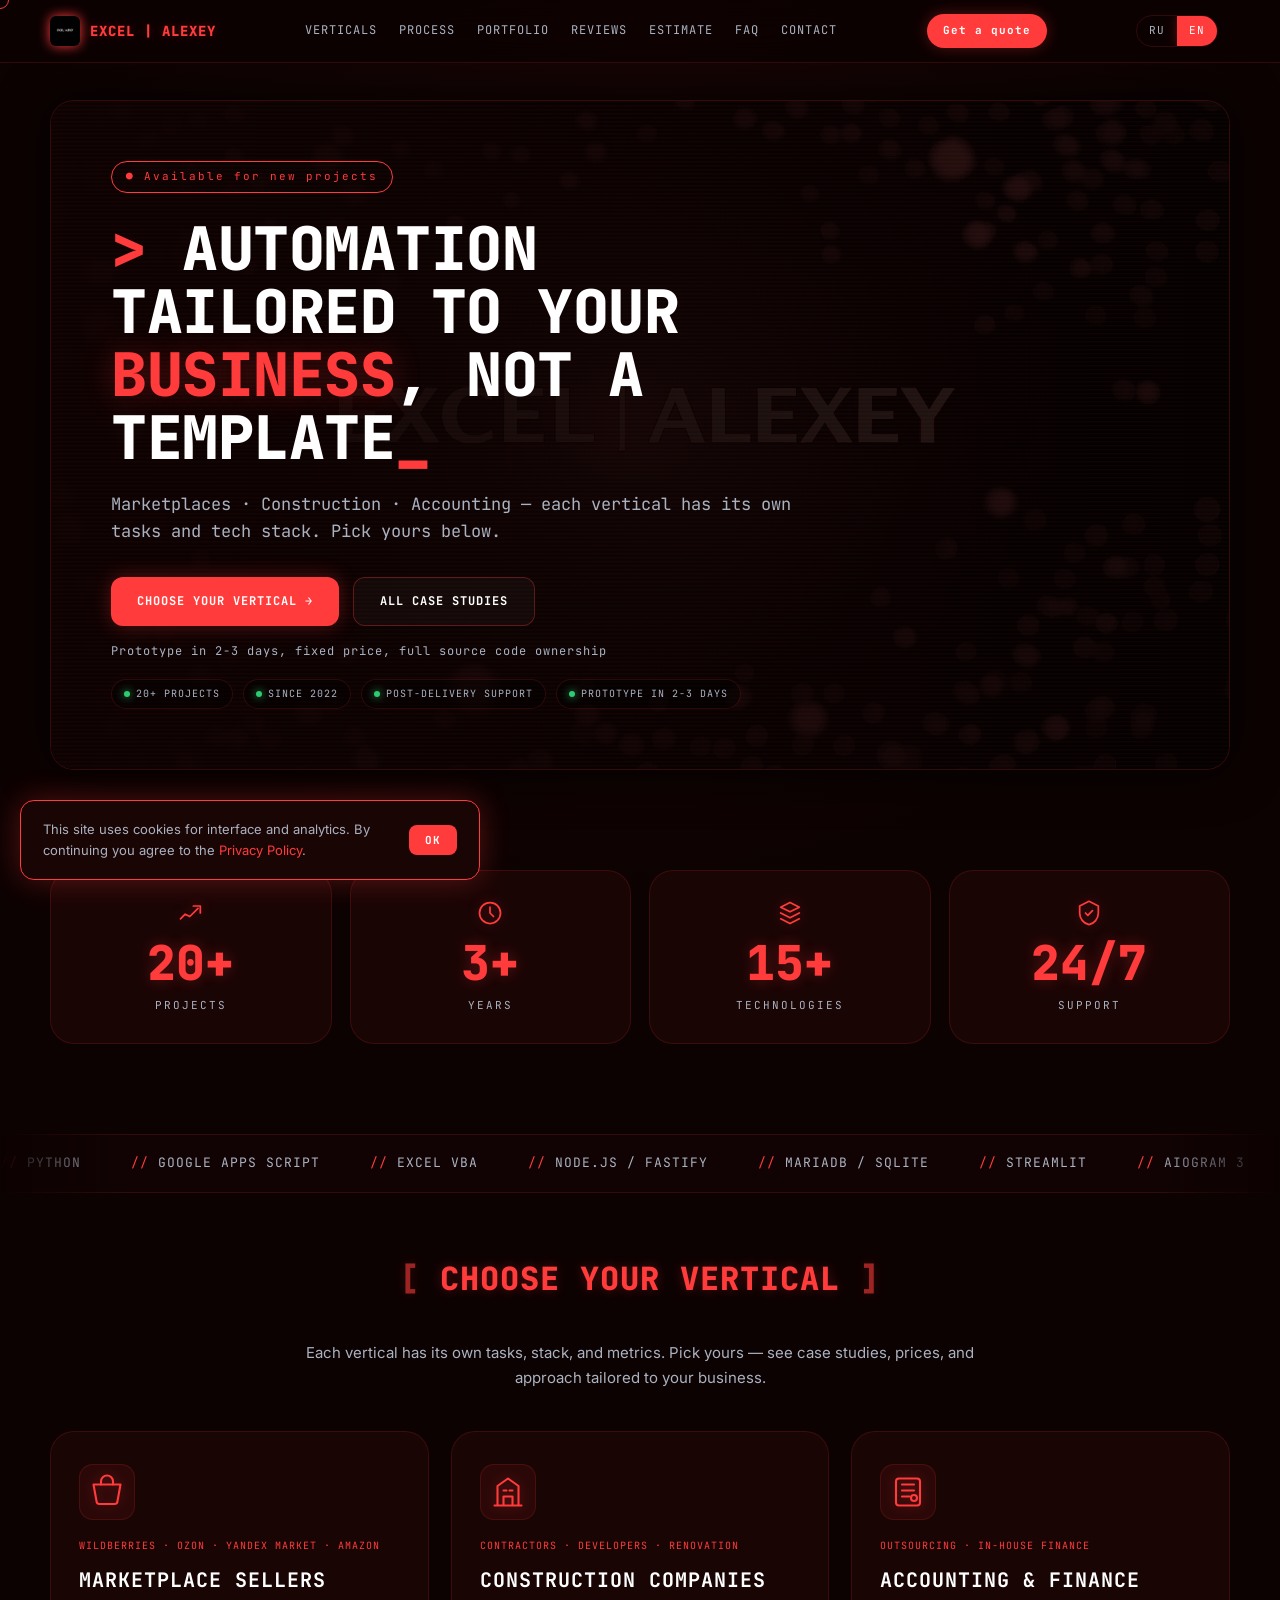
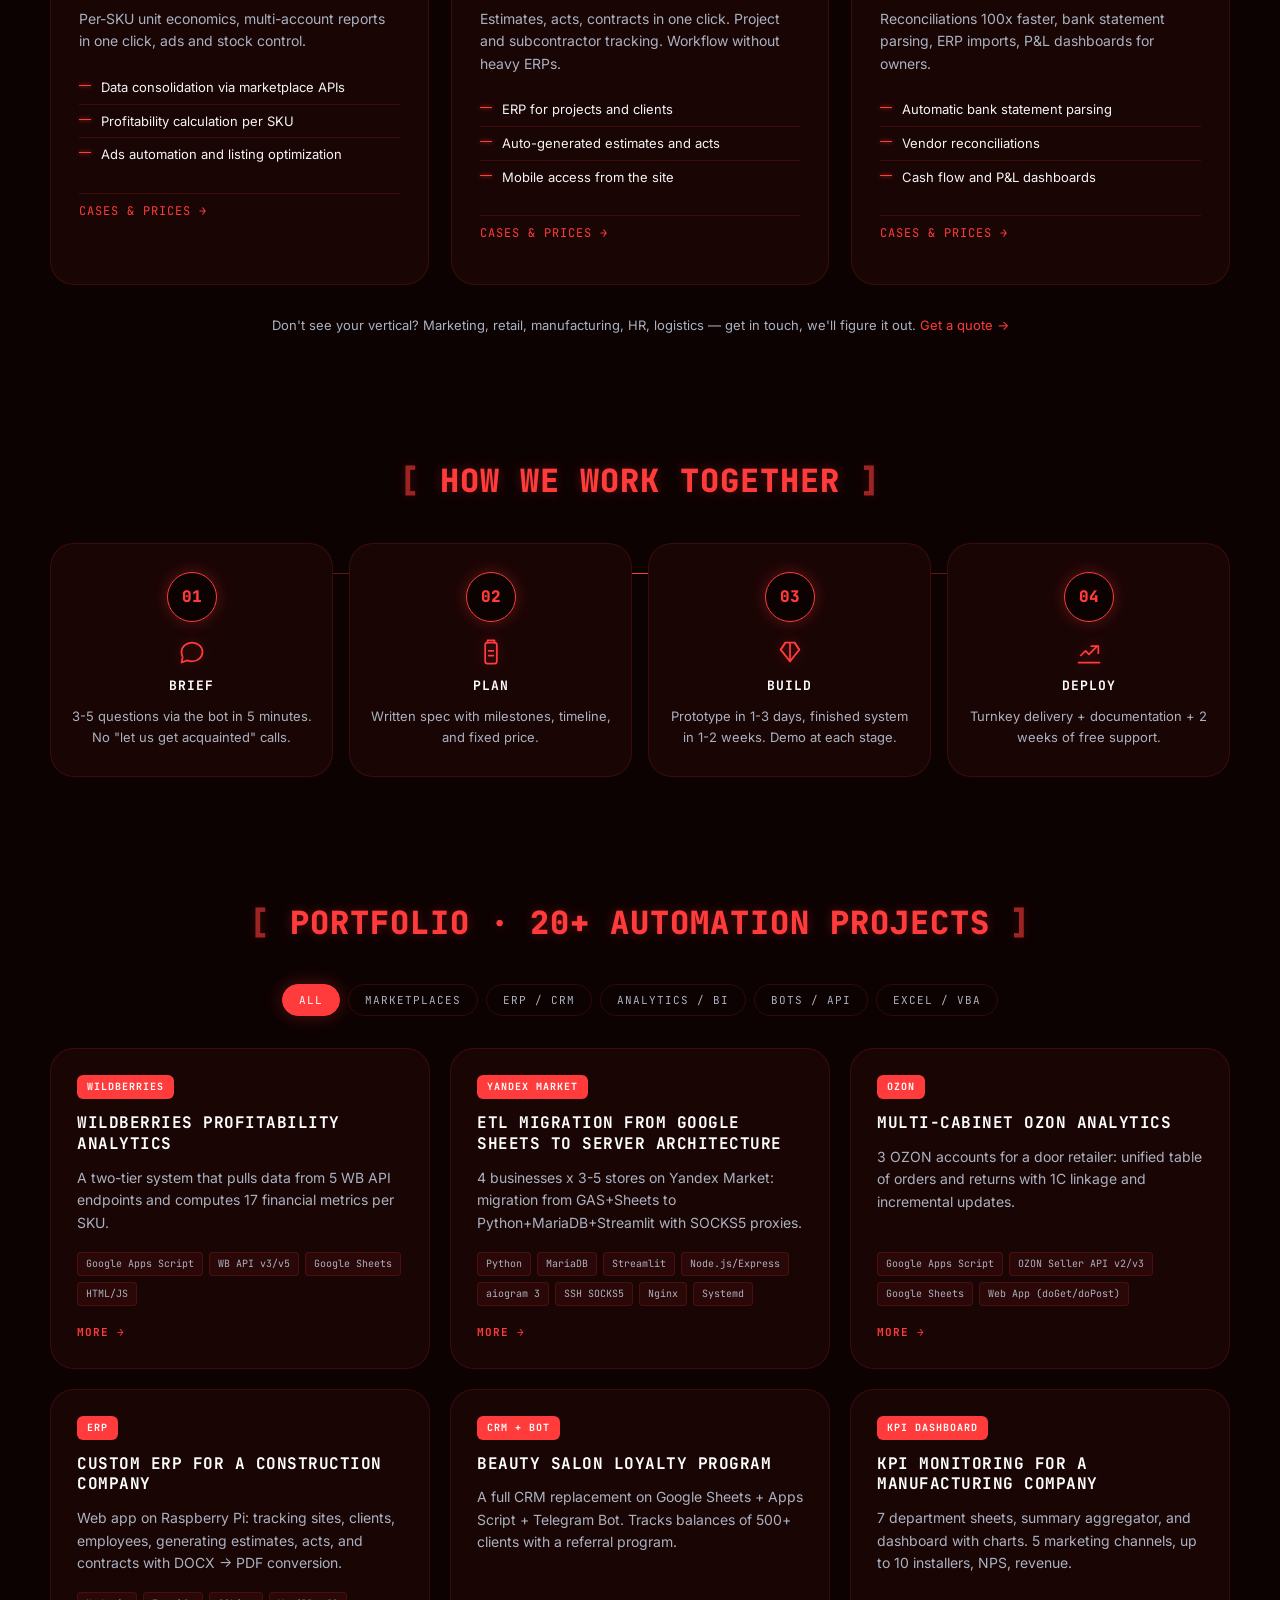
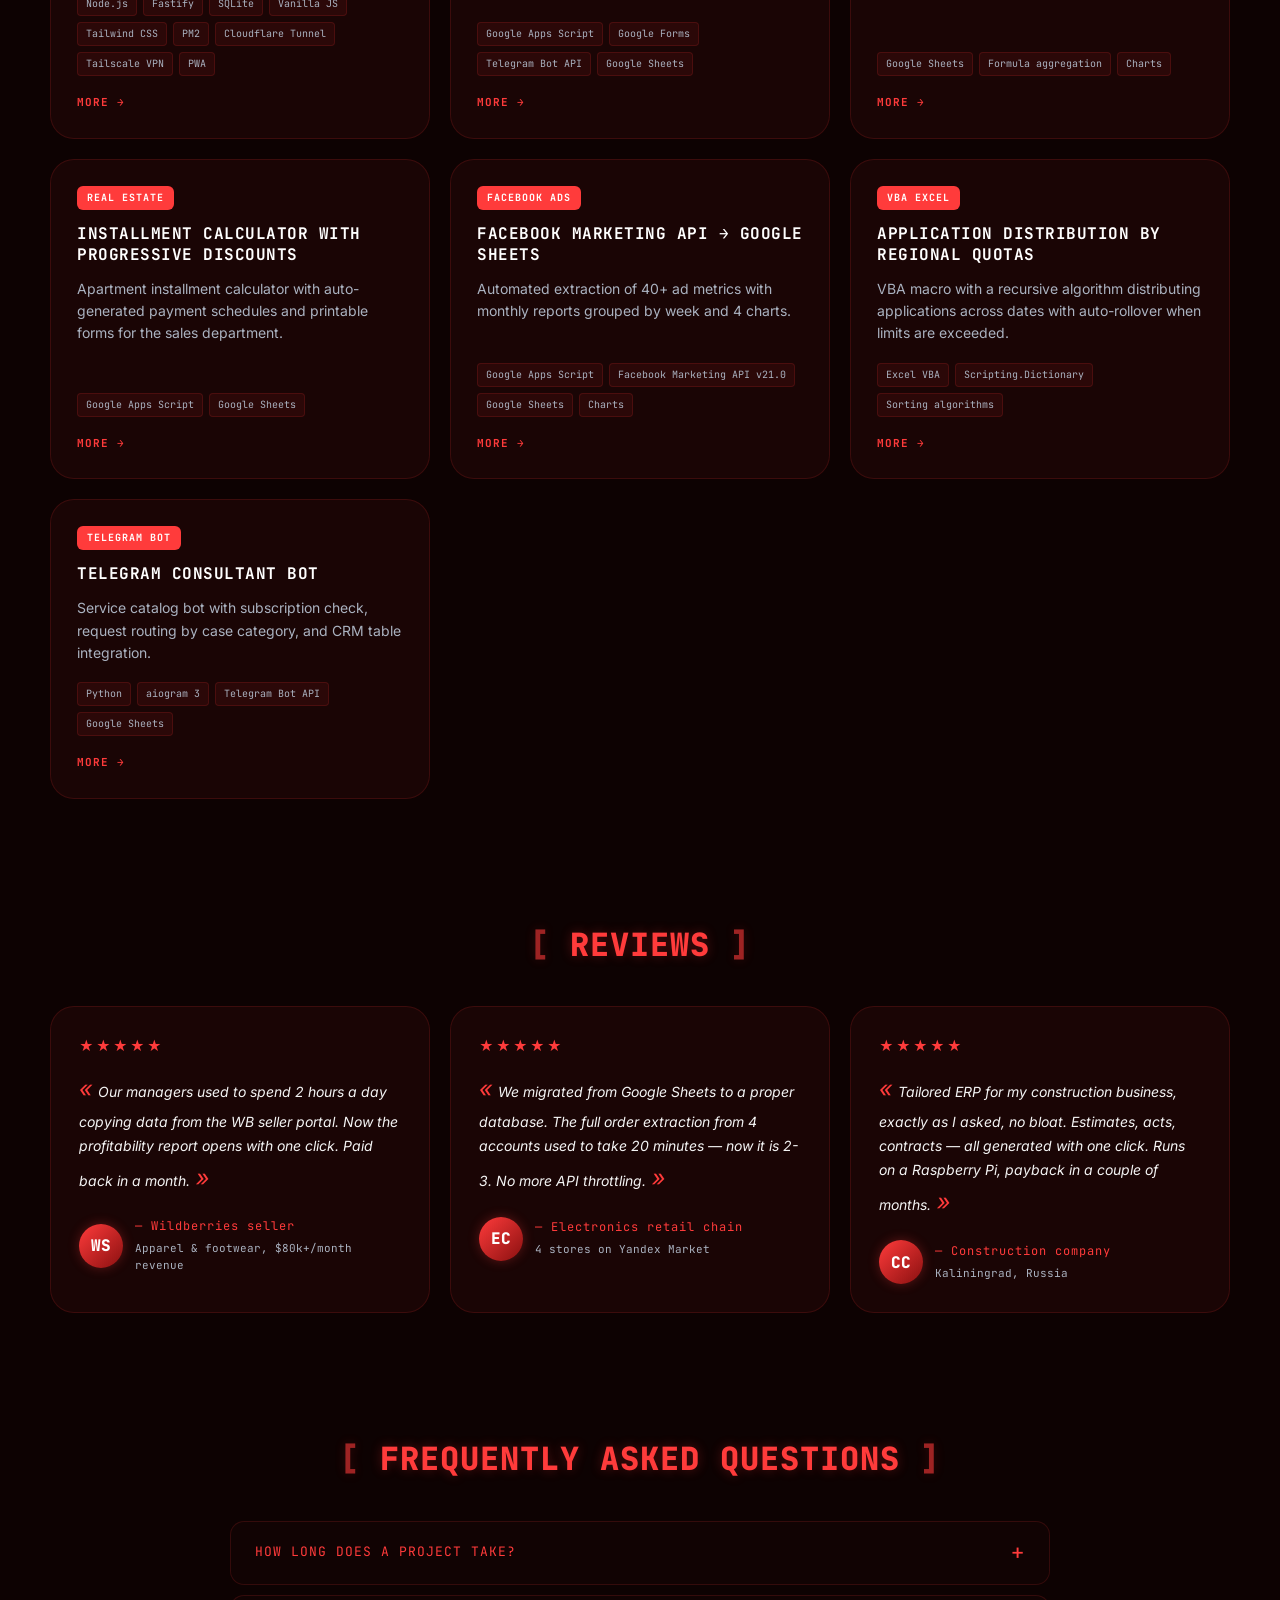
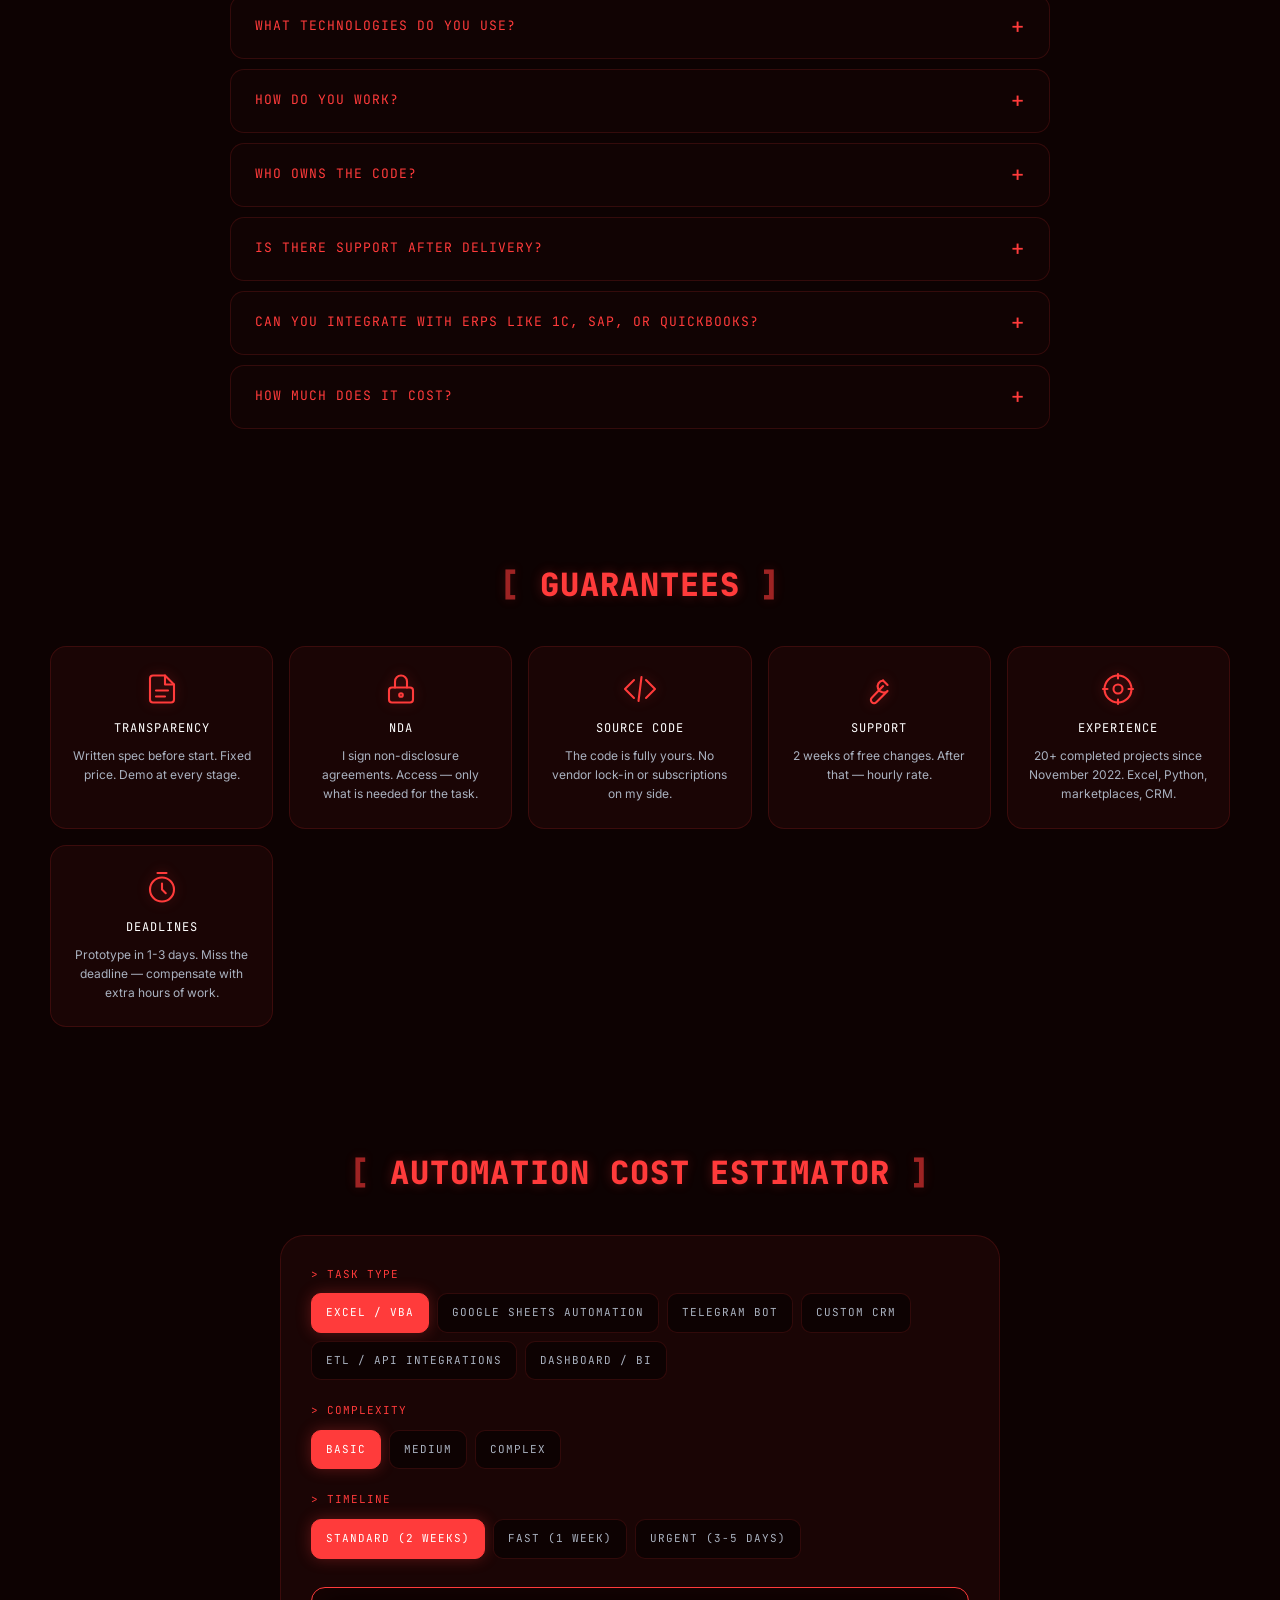
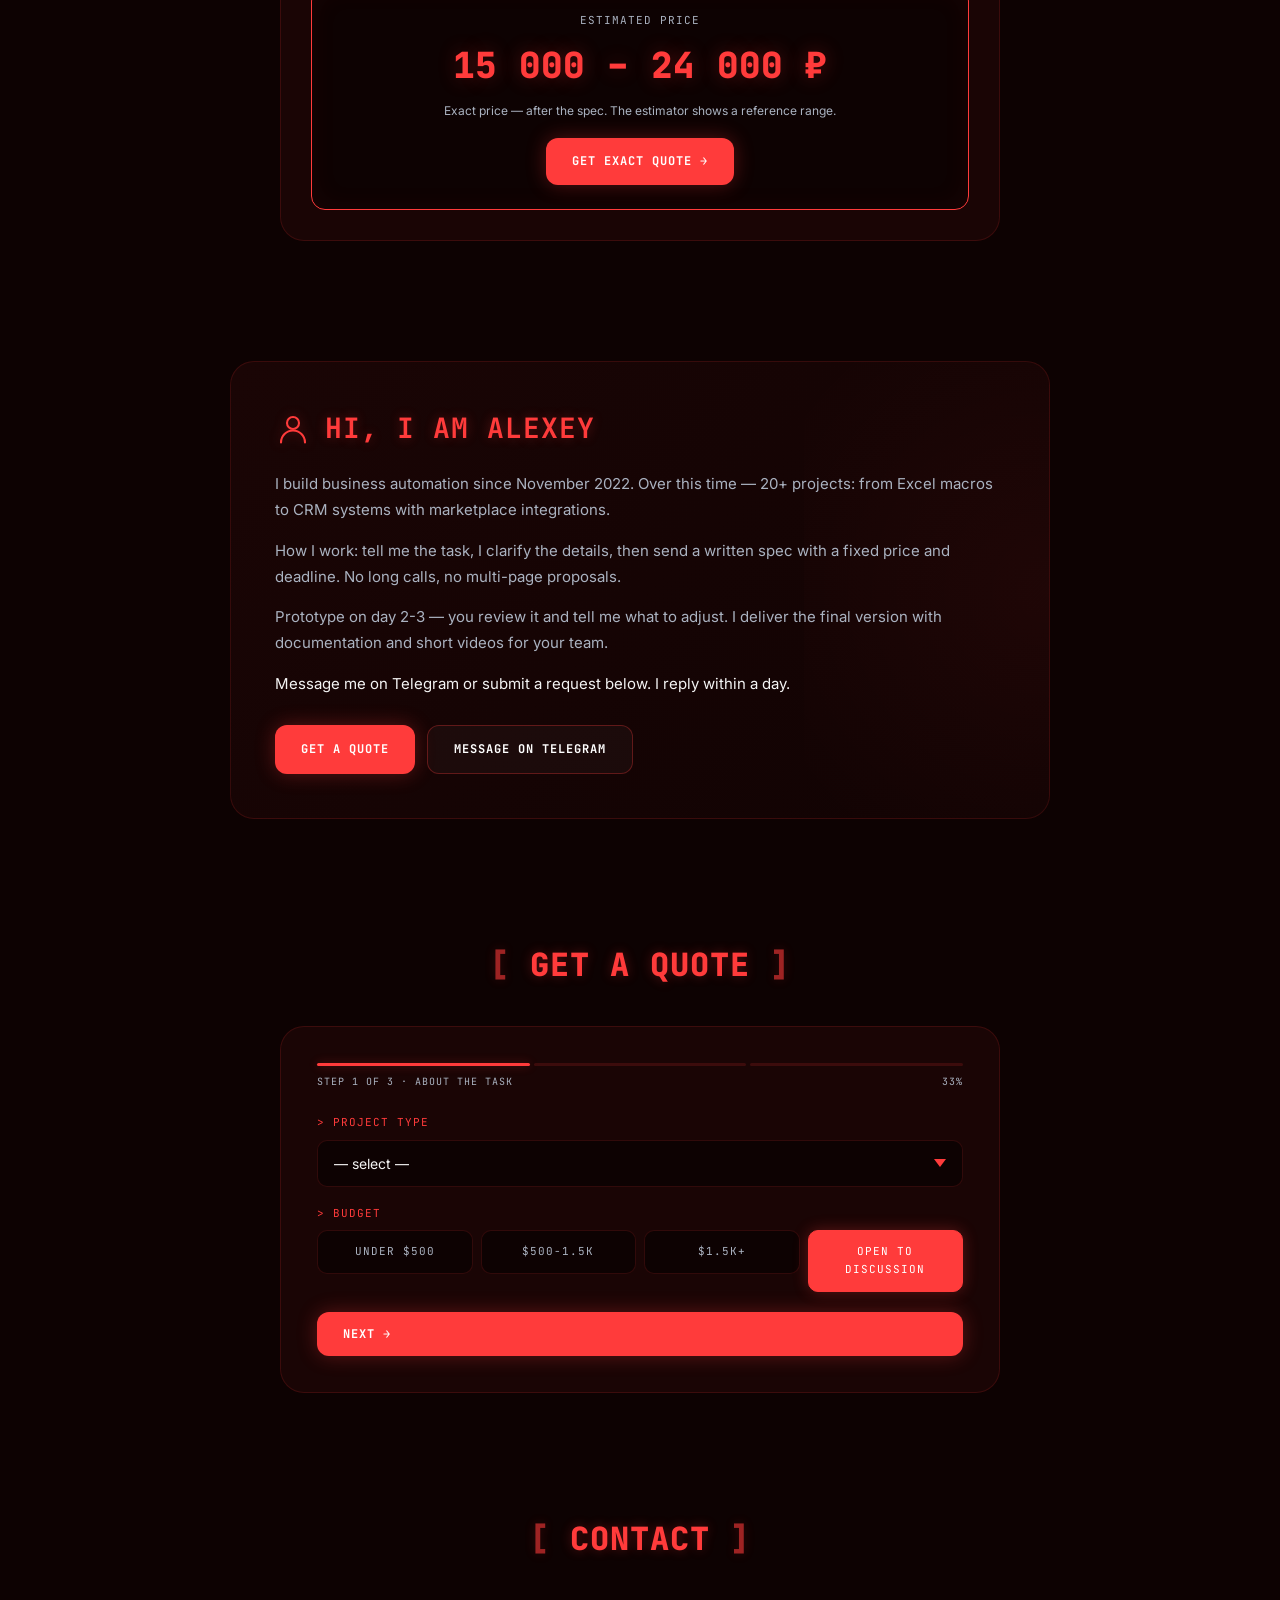
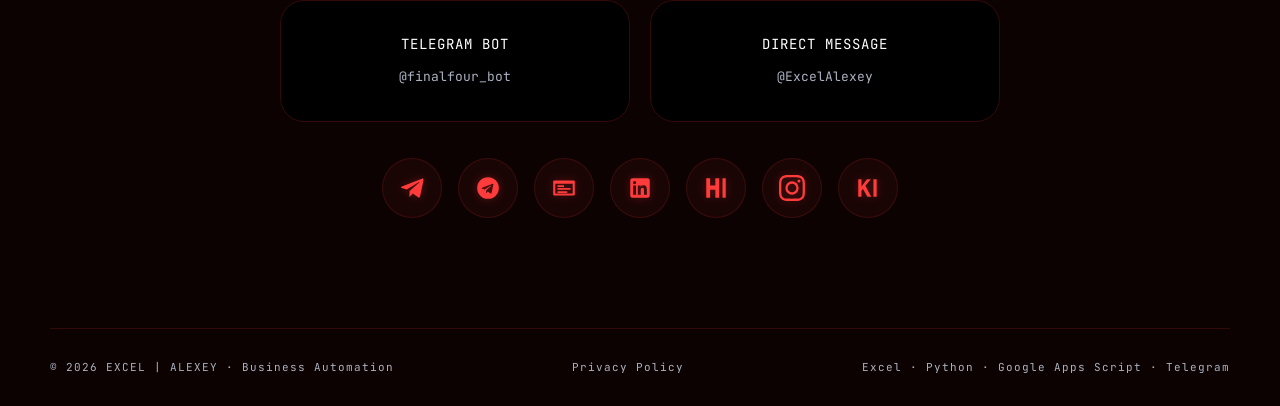
<file: en/index.html>
<!DOCTYPE html>
<html lang="en">
<head>
<meta charset="utf-8" />
<meta name="viewport" content="width=device-width, initial-scale=1.0" />
<!-- Google tag (gtag.js) -->
<script async src="https://www.googletagmanager.com/gtag/js?id=G-3XF21N7YJF"></script>
<script>
  window.dataLayer = window.dataLayer || [];
  function gtag(){dataLayer.push(arguments);}
  gtag('js', new Date());

  gtag('config', 'G-3XF21N7YJF');
</script>
<!-- Yandex.Metrika counter -->
<script type="text/javascript">
  (function(m,e,t,r,i,k,a){
      m[i]=m[i]||function(){(m[i].a=m[i].a||[]).push(arguments)};
      m[i].l=1*new Date();
      for (var j = 0; j < document.scripts.length; j++) {if (document.scripts[j].src === r) { return; }}
      k=e.createElement(t),a=e.getElementsByTagName(t)[0],k.async=1,k.src=r,a.parentNode.insertBefore(k,a)
  })(window, document,'script','https://mc.yandex.ru/metrika/tag.js?id=108996801', 'ym');

  ym(108996801, 'init', {ssr:true, webvisor:true, clickmap:true, ecommerce:"dataLayer", referrer: document.referrer, url: location.href, accurateTrackBounce:true, trackLinks:true});
</script>
<noscript><div><img src="https://mc.yandex.ru/watch/108996801" style="position:absolute; left:-9999px;" alt="" /></div></noscript>
<!-- /Yandex.Metrika counter -->
<!-- Auto-language detection (runs before render) -->
<script>
(function(){
  try {
    var saved = localStorage.getItem('preferred_lang');
    if (saved === 'en') return; // user explicitly chose EN
    if (saved === 'ru') {
      location.replace('/' + location.search + location.hash);
      return;
    }
    // First visit — detect by browser language
    var langs = (navigator.languages || [navigator.language || 'en']).map(function(l){return (l||'').toLowerCase().split('-')[0];});
    var slavic = ['ru','uk','be','kk','ky','tg','uz','az'];
    var isSlavic = langs.some(function(l){return slavic.indexOf(l) >= 0;});
    if (isSlavic) {
      location.replace('/' + location.search + location.hash);
    }
  } catch(e){}
})();
</script>
<meta name="google-site-verification" content="O84R7Kp4VEFQsmu5itda_h6VPmX3z3XzBydWqkqTWB4" />

<title>Business Automation Services — Excel, Google Sheets, CRM, Marketplace APIs | EXCEL ALEXEY</title>
<meta name="description" content="Business automation from $200: Excel/VBA, Google Apps Script, Python, Telegram bots, marketplace APIs. 20+ projects, working since November 2022. Prototype in 1-3 days, source code ownership, post-delivery support." />
<meta name="keywords" content="business automation, custom CRM development, Google Apps Script, Excel VBA, Python automation, Telegram bot, marketplace API integration, ETL, dashboards, BI analytics" />
<meta name="author" content="Alexey, EXCEL | ALEXEY" />
<meta name="robots" content="index, follow, max-image-preview:large, max-snippet:-1, max-video-preview:-1" />
<meta name="googlebot" content="index, follow" />
<meta name="yandex" content="index, follow" />
<link rel="canonical" href="https://excelalexey-maker.github.io/en/" />

<!-- hreflang -->
<link rel="alternate" hreflang="ru" href="https://excelalexey-maker.github.io/" />
<link rel="alternate" hreflang="en" href="https://excelalexey-maker.github.io/en/" />
<link rel="alternate" hreflang="x-default" href="https://excelalexey-maker.github.io/" />

<meta property="og:type" content="website" />
<meta property="og:url" content="https://excelalexey-maker.github.io/en/" />
<meta property="og:title" content="EXCEL | ALEXEY — Business Automation Services" />
<meta property="og:description" content="Excel/VBA, Google Apps Script, Python, MariaDB, Telegram bots, marketplace API integrations. 20+ projects, working since November 2022." />
<meta property="og:image" content="https://excelalexey-maker.github.io/hero-poster.jpg" />
<meta property="og:image:width" content="1200" />
<meta property="og:image:height" content="630" />
<meta property="og:locale" content="en_US" />
<meta property="og:locale:alternate" content="ru_RU" />
<meta property="og:site_name" content="EXCEL | ALEXEY" />

<meta name="twitter:card" content="summary_large_image" />
<meta name="twitter:title" content="EXCEL | ALEXEY — Business Automation" />
<meta name="twitter:description" content="Excel/VBA, GAS, Python, MariaDB, Telegram bots, marketplace APIs." />
<meta name="twitter:image" content="https://excelalexey-maker.github.io/hero-poster.jpg" />

<meta name="geo.region" content="VN" />
<meta name="geo.placename" content="Remote worldwide" />
<meta name="theme-color" content="#0d0202" />
<meta name="format-detection" content="telephone=no" />

<link rel="icon" href="/favicon.ico" sizes="any" />
<link rel="icon" href="/favicon.svg" type="image/svg+xml" />
<link rel="apple-touch-icon" href="/apple-touch-icon.png" />
<link rel="manifest" href="/site.webmanifest" />

<link rel="preload" as="image" href="/hero-poster.jpg" fetchpriority="high" />
<link rel="preload" as="image" href="/Logo.png" />
<link rel="dns-prefetch" href="//mc.yandex.ru" />
<link rel="dns-prefetch" href="//www.googletagmanager.com" />
<link rel="dns-prefetch" href="//api.telegram.org" />

<link rel="preconnect" href="https://fonts.googleapis.com" />
<link rel="preconnect" href="https://fonts.gstatic.com" crossorigin />
<link href="https://fonts.googleapis.com/css2?family=Inter:wght@300;400;700;800&family=JetBrains+Mono:wght@400;700&display=swap" rel="stylesheet" />

<!-- ════════════════════════════════════════════════════════════════
     АНАЛИТИКА И UTM-ТРЕКИНГ
     ВАЖНО: подставь свои ID ниже:
       YM_ID  — ID счётчика Яндекс.Метрики (https://metrika.yandex.ru/)
       GA_ID  — Measurement ID Google Analytics 4 (формат G-XXXXXXXXXX)
     Если какой-то сервис не нужен — оставь "" (пустую строку), скрипт не загрузится.
     ════════════════════════════════════════════════════════════════ -->
<script>
window.ANALYTICS = {
  YM_ID: "108996801",          
  GA_ID: "G-3XF21N7YJF",         
  TG_BOT_TOKEN: "8294667687:AAEmJAEdW7NhufBKMhQ5bk4BBmMHZHsyN1o",   
  TG_CHAT_ID: "-1003757631462"      // твой chat_id (узнать через @userinfobot)
};

/* === ЗАХВАТ UTM-МЕТОК (хранятся 30 дней) === */
(function(){
  try {
    const params = new URLSearchParams(location.search);
    const utmKeys = ['utm_source','utm_medium','utm_campaign','utm_content','utm_term','gclid','yclid','fbclid'];
    const captured = {};
    utmKeys.forEach(k => { const v = params.get(k); if (v) captured[k] = v; });
    if (Object.keys(captured).length) {
      captured._first_visit = new Date().toISOString();
      captured._referrer = document.referrer || 'direct';
      captured._landing = location.pathname;
      localStorage.setItem('utm_data', JSON.stringify(captured));
      localStorage.setItem('utm_data_ts', Date.now().toString());
    }
    // протухание через 30 дней
    const ts = +localStorage.getItem('utm_data_ts') || 0;
    if (ts && (Date.now() - ts) > 30*24*60*60*1000) {
      localStorage.removeItem('utm_data');
      localStorage.removeItem('utm_data_ts');
    }
  } catch(e){}
})();

/* === ЕДИНАЯ ФУНКЦИЯ ОТПРАВКИ СОБЫТИЙ === */
window.trackEvent = function(category, action, label, value) {
  try {
    if (window.ym && window.ANALYTICS.YM_ID) {
      window.ym(window.ANALYTICS.YM_ID, 'reachGoal', action, { category, label, value });
    }
    if (window.gtag) {
      window.gtag('event', action, { event_category: category, event_label: label, value: value });
    }
    // лог в консоль для отладки
    console.log('[track]', category, action, label || '', value || '');
  } catch(e){}
};

/* === ЯНДЕКС.МЕТРИКА === */
if (window.ANALYTICS.YM_ID) {
  (function(m,e,t,r,i,k,a){m[i]=m[i]||function(){(m[i].a=m[i].a||[]).push(arguments)};
  m[i].l=1*new Date();
  for (var j = 0; j < document.scripts.length; j++) {if (document.scripts[j].src === r) { return; }}
  k=e.createElement(t),a=e.getElementsByTagName(t)[0],k.async=1,k.src=r,a.parentNode.insertBefore(k,a)})
  (window, document, "script", "https://mc.yandex.ru/metrika/tag.js", "ym");
  ym(window.ANALYTICS.YM_ID, "init", { clickmap:true, trackLinks:true, accurateTrackBounce:true, webvisor:true, ecommerce:"dataLayer" });
}

/* === GOOGLE ANALYTICS 4 === */
if (window.ANALYTICS.GA_ID) {
  const s = document.createElement('script');
  s.async = true;
  s.src = 'https://www.googletagmanager.com/gtag/js?id=' + window.ANALYTICS.GA_ID;
  document.head.appendChild(s);
  window.dataLayer = window.dataLayer || [];
  window.gtag = function(){ dataLayer.push(arguments); };
  gtag('js', new Date());
  gtag('config', window.ANALYTICS.GA_ID, { anonymize_ip: true });
}
</script>

<script type="application/ld+json">
{
  "@context": "https://schema.org",
  "@graph": [
    {
      "@type": "ProfessionalService",
      "@id": "https://excelalexey-maker.github.io/#business",
      "name": "EXCEL | ALEXEY — Business Automation",
      "alternateName": "Excel Alexey",
      "description": "Turnkey business automation: Excel/VBA, Google Apps Script, Python, MariaDB, Telegram bots, marketplace API integrations. 20+ projects since November 2022.",
      "url": "https://excelalexey-maker.github.io/en/",
      "image": "https://excelalexey-maker.github.io/hero-poster.jpg",
      "logo": "https://excelalexey-maker.github.io/Logo.png",
      "priceRange": "$$",
      "currenciesAccepted": "RUB, USD, EUR",
      "paymentAccepted": "Bank transfer, SBP, Cryptocurrency",
      "areaServed": [
        {"@type": "Country", "name": "Russia"},
        {"@type": "Country", "name": "Belarus"},
        {"@type": "Country", "name": "Kazakhstan"},
        {"@type": "AdministrativeArea", "name": "CIS"}
      ],
      "serviceArea": {"@type": "GeoCircle", "geoMidpoint": {"@type": "GeoCoordinates", "latitude": 55.7558, "longitude": 37.6173}, "geoRadius": 10000000},
      "knowsLanguage": ["ru", "en"],
      "provider": {"@id": "https://excelalexey-maker.github.io/#person"},
      "founder": {"@id": "https://excelalexey-maker.github.io/#person"},
      "aggregateRating": {
        "@type": "AggregateRating",
        "ratingValue": "5.0",
        "reviewCount": "18",
        "bestRating": "5",
        "worstRating": "1"
      },
      "hasOfferCatalog": {
        "@type": "OfferCatalog",
        "name": "Automation services",
        "itemListElement": [
          {"@type": "Offer", "itemOffered": {"@type": "Service", "name": "Custom CRM development", "description": "CRM systems tailored to client business processes. Stack: Python, Node.js, MariaDB."}, "priceSpecification": {"@type": "PriceSpecification", "minPrice": 80000, "priceCurrency": "RUB"}},
          {"@type": "Offer", "itemOffered": {"@type": "Service", "name": "Dashboards and analytics", "description": "BI dashboards on Streamlit, Google Looker Studio, Excel Power Query."}, "priceSpecification": {"@type": "PriceSpecification", "minPrice": 30000, "priceCurrency": "RUB"}},
          {"@type": "Offer", "itemOffered": {"@type": "Service", "name": "Marketplace API integration", "description": "Wildberries, Ozon, Yandex Market: orders, stock, prices, ads data extraction."}, "priceSpecification": {"@type": "PriceSpecification", "minPrice": 40000, "priceCurrency": "RUB"}},
          {"@type": "Offer", "itemOffered": {"@type": "Service", "name": "Telegram bots", "description": "Bots on aiogram 3 and Node.js: notifications, lead capture, CRM integrations."}, "priceSpecification": {"@type": "PriceSpecification", "minPrice": 25000, "priceCurrency": "RUB"}},
          {"@type": "Offer", "itemOffered": {"@type": "Service", "name": "Excel and VBA macros", "description": "Excel routine automation, custom functions, one-click reports."}, "priceSpecification": {"@type": "PriceSpecification", "minPrice": 15000, "priceCurrency": "RUB"}},
          {"@type": "Offer", "itemOffered": {"@type": "Service", "name": "ETL systems and data migration", "description": "Migration from Google Sheets to server databases (MariaDB, PostgreSQL)."}, "priceSpecification": {"@type": "PriceSpecification", "minPrice": 100000, "priceCurrency": "RUB"}}
        ]
      },
      "review": [
        {
          "@type": "Review",
          "reviewRating": {"@type": "Rating", "ratingValue": "5", "bestRating": "5"},
          "author": {"@type": "Person", "name": "Wildberries seller (apparel and footwear)"},
          "reviewBody": "Our managers used to spend 2 hours a day copying data from the WB seller portal. Now the profitability report for SKUs opens with one click. Paid back in a month."
        },
        {
          "@type": "Review",
          "reviewRating": {"@type": "Rating", "ratingValue": "5", "bestRating": "5"},
          "author": {"@type": "Person", "name": "Electronics retail chain"},
          "reviewBody": "We migrated from Google Sheets to a proper database. The full order extraction cycle from 4 accounts used to take 20 minutes — now it is 2-3."
        },
        {
          "@type": "Review",
          "reviewRating": {"@type": "Rating", "ratingValue": "5", "bestRating": "5"},
          "author": {"@type": "Person", "name": "Construction company, Kaliningrad"},
          "reviewBody": "Tailored ERP for my construction business, no bloat. Estimates, acts, contracts — everything generated with one click. Payback in a couple of months."
        }
      ],
      "sameAs": [
        "https://t.me/ExcelAlexey",
        "https://www.linkedin.com/in/excel-alexey/",
        "https://career.habr.com/excelalexey",
        "https://www.instagram.com/excelalexey/",
        "https://kwork.ru/user/excel_alexey"
      ]
    },
    {
      "@type": "Person",
      "@id": "https://excelalexey-maker.github.io/#person",
      "name": "Alexey",
      "alternateName": "Excel Alexey",
      "jobTitle": "Business Automation Specialist",
      "description": "Business automation specialist working since November 2022. 20+ completed projects: CRM systems, ETL pipelines, marketplace API integrations, Telegram bots.",
      "url": "https://excelalexey-maker.github.io/",
      "image": "https://excelalexey-maker.github.io/hero-poster.jpg",
      "knowsAbout": [
        "Python", "Google Apps Script", "Excel VBA", "Node.js",
        "MariaDB", "SQLite", "PostgreSQL", "Streamlit",
        "aiogram", "Telegram Bot API",
        "Wildberries API", "Ozon Seller API", "Yandex Market API",
        "ETL", "REST API", "Cloudflare Tunnel",
        "Business automation", "Marketplace unit economics"
      ],
      "knowsLanguage": ["ru", "en"],
      "hasOccupation": {
        "@type": "Occupation",
        "name": "Business Automation Specialist",
        "occupationLocation": {"@type": "Country", "name": "Russia"},
        "skills": "Python, VBA, Google Apps Script, Node.js, MariaDB, Telegram Bot API"
      },
      "sameAs": [
        "https://t.me/ExcelAlexey",
        "https://www.linkedin.com/in/excel-alexey/",
        "https://career.habr.com/excelalexey",
        "https://www.instagram.com/excelalexey/",
        "https://kwork.ru/user/excel_alexey"
      ]
    },
    {
      "@type": "WebSite",
      "@id": "https://excelalexey-maker.github.io/#website",
      "url": "https://excelalexey-maker.github.io/en/",
      "name": "EXCEL | ALEXEY",
      "inLanguage": ["en", "ru"],
      "publisher": {"@id": "https://excelalexey-maker.github.io/#person"}
    },
    {
      "@type": "BreadcrumbList",
      "itemListElement": [
        {"@type": "ListItem", "position": 1, "name": "Home", "item": "https://excelalexey-maker.github.io/en/"},
        {"@type": "ListItem", "position": 2, "name": "Services", "item": "https://excelalexey-maker.github.io/en/#process"},
        {"@type": "ListItem", "position": 3, "name": "Portfolio", "item": "https://excelalexey-maker.github.io/en/#cases"},
        {"@type": "ListItem", "position": 4, "name": "Contact", "item": "https://excelalexey-maker.github.io/en/#contact"}
      ]
    }
  ]
}
</script>

<script type="application/ld+json">
{
  "@context": "https://schema.org",
  "@type": "FAQPage",
  "mainEntity": [
    {"@type": "Question", "name": "How long does an automation project take?",
     "acceptedAnswer": {"@type": "Answer", "text": "Prototype in 1-3 days, finished project in 1-2 weeks depending on complexity. ETL systems and custom ERPs — 3-6 weeks."}},
    {"@type": "Question", "name": "What technologies do you use?",
     "acceptedAnswer": {"@type": "Answer", "text": "Python, Google Apps Script, VBA Excel, Node.js, SQL/MariaDB/SQLite, Telegram Bot API, REST APIs of marketplaces (Wildberries, Ozon, Yandex Market)."}},
    {"@type": "Question", "name": "How do you work?",
     "acceptedAnswer": {"@type": "Answer", "text": "Remotely worldwide. I work with individuals and businesses. Payment via bank transfer or cryptocurrency. Engagement details are agreed individually."}},
    {"@type": "Question", "name": "Who owns the code after project delivery?",
     "acceptedAnswer": {"@type": "Answer", "text": "The client owns it fully. I hand over source code, documentation, and operation instructions. No subscriptions or vendor lock-in."}},
    {"@type": "Question", "name": "Is there support after delivery?",
     "acceptedAnswer": {"@type": "Answer", "text": "2 weeks of free support and minor changes are included in the price. After that — hourly rate or monthly retainer."}},
    {"@type": "Question", "name": "Can you integrate 1C with marketplaces?",
     "acceptedAnswer": {"@type": "Answer", "text": "Yes, via REST API, OData, Excel/CSV export, or direct database connection. Integration of 1C with marketplaces, CRMs, and Telegram is feasible."}},
    {"@type": "Question", "name": "How much does automation cost?",
     "acceptedAnswer": {"@type": "Answer", "text": "Simple Google Sheets automation — from $200. Custom CRM — from $1,000. ETL system with backend — from $1,800. Exact price — after the spec."}}
  ]
}
</script>

<style>
:root {
  --bg: #0d0202;
  --card: #1a0505;
  --card-2: #110303;
  --accent: #ff3b3b;
  --accent-glow: rgba(255, 59, 59, 0.3);
  --text: #f4f4f4;
  --muted: #aab2c0;
  --border: rgba(255, 59, 59, 0.15);
  --container: 1180px;
  --r: 24px;
}
* { box-sizing: border-box; margin: 0; padding: 0; }
html { scroll-behavior: smooth; }
body {
  font-family: 'Inter', sans-serif;
  color: var(--text);
  background: var(--bg);
  line-height: 1.6;
  overflow-x: hidden;
}
body::before {
  content: ""; position: fixed; inset: 0; z-index: -1;
  background: radial-gradient(circle at 50% 30%, #1a0505 0%, #0d0202 70%);
  animation: bgPulse 10s infinite ease-in-out;
}
@keyframes bgPulse { 0%,100% { opacity: 0.85; } 50% { opacity: 1; } }
.container { width: min(var(--container), 100% - 40px); margin: 0 auto; }
a { text-decoration: none; color: inherit; transition: 0.3s; }
img { max-width: 100%; display: block; }
.mono, h1, h2, h3, .tag, .linkBtn, summary, .chip {
  font-family: 'JetBrains Mono', monospace; text-transform: uppercase; letter-spacing: 1px;
}

/* ── Прогресс скролла ── */
.scrollProgress {
  position: fixed; top: 0; left: 0; height: 2px;
  background: var(--accent); width: 0%; z-index: 9999;
  box-shadow: 0 0 10px var(--accent); transition: width 0.05s linear;
}

/* ── Кастомный курсор ── */
.cursor {
  position: fixed; width: 18px; height: 18px;
  border: 1px solid var(--accent); border-radius: 50%;
  pointer-events: none; z-index: 10000;
  transform: translate(-50%, -50%);
  transition: width 0.2s, height 0.2s, background 0.2s;
  mix-blend-mode: difference;
}
.cursor.active { width: 38px; height: 38px; background: rgba(255,59,59,0.15); }
@media (max-width: 820px), (pointer: coarse) { .cursor { display: none; } }

/* ── HEADER ── */
.siteHeader {
  position: fixed; top: 0; left: 0; right: 0; z-index: 1000;
  background: rgba(13, 2, 2, 0.9);
  backdrop-filter: blur(15px); -webkit-backdrop-filter: blur(15px);
  border-bottom: 1px solid var(--border);
  transition: transform 0.3s;
}
.siteHeader.hidden { transform: translateY(-100%); }
.siteHeader__inner { display: flex; align-items: center; justify-content: space-between; padding: 14px 0; }
.brand { display: flex; align-items: center; gap: 10px; }
.brand__logo { width: 30px; height: 30px; border-radius: 6px; filter: drop-shadow(0 0 6px var(--accent)); }
.brand__name { font-weight: 800; font-size: 14px; color: var(--accent); text-shadow: 0 0 10px var(--accent-glow); font-family: 'JetBrains Mono', monospace; letter-spacing: 1px; }

.nav { display: flex; gap: 22px; }
.nav__link { font-size: 12px; color: var(--muted); font-family: 'JetBrains Mono', monospace; letter-spacing: 1px; text-transform: uppercase; }
.nav__link:hover { color: var(--accent); text-shadow: 0 0 8px var(--accent); }

.headerCta {
  padding: 8px 16px; background: var(--accent); border-radius: 50px;
  font-size: 11px; font-weight: 700; color: #fff;
  box-shadow: 0 0 15px var(--accent-glow);
  font-family: 'JetBrains Mono', monospace; letter-spacing: 1px;
}
.headerCta:hover { transform: translateY(-2px); box-shadow: 0 0 25px var(--accent); }

.burger { display: none; width: 32px; height: 32px; cursor: pointer; flex-direction: column; justify-content: center; gap: 5px; padding: 0; background: none; border: none; }
.burger span { display: block; width: 22px; height: 2px; background: var(--accent); transition: 0.3s; box-shadow: 0 0 6px var(--accent); margin: 0 auto; }
.burger.open span:nth-child(1) { transform: translateY(7px) rotate(45deg); }
.burger.open span:nth-child(2) { opacity: 0; }
.burger.open span:nth-child(3) { transform: translateY(-7px) rotate(-45deg); }

/* ── HERO ── */
main { padding-top: 80px; }
.heroSection { padding: 20px 0 50px; }
.heroCard {
  position: relative; border-radius: var(--r); overflow: hidden;
  border: 1px solid rgba(255,59,59,0.2); background: #000;
  min-height: 540px; display: flex; align-items: center;
  box-shadow: 0 0 50px rgba(0,0,0,0.9);
  animation: borderGlow 4s infinite ease-in-out;
}
@keyframes borderGlow {
  0%,100% { border-color: rgba(255,59,59,0.2); box-shadow: 0 0 30px rgba(0,0,0,0.9); }
  50% { border-color: var(--accent); box-shadow: 0 0 40px rgba(255,59,59,0.2); }
}
.heroVideo {
  position: absolute; inset: 0; width: 100%; height: 100%;
  object-fit: cover; opacity: 0.45;
  filter: sepia(100%) saturate(300%) brightness(35%) hue-rotate(-50deg);
}
.heroOverlay {
  position: absolute; inset: 0; z-index: 2;
  background: linear-gradient(90deg, rgba(13,2,2,0.97) 0%, rgba(13,2,2,0.55) 70%, rgba(13,2,2,0.3) 100%);
}
.heroScanlines {
  position: absolute; inset: 0; z-index: 3; pointer-events: none;
  background: repeating-linear-gradient(0deg, transparent 0, transparent 2px, rgba(255,59,59,0.04) 3px, rgba(255,59,59,0.04) 4px);
  animation: scanShift 10s linear infinite;
}
@keyframes scanShift { from { background-position: 0 0; } to { background-position: 0 100px; } }

.heroContent { position: relative; z-index: 10; padding: 60px; max-width: 850px; width: 100%; }

.heroTag {
  display: inline-block; font-family: 'JetBrains Mono', monospace; font-size: 11px;
  color: var(--accent); border: 1px solid var(--accent);
  padding: 6px 14px; border-radius: 50px; margin-bottom: 24px;
  letter-spacing: 2px; animation: tagPulse 2s infinite;
}
.heroTag::before { content: "● "; }
@keyframes tagPulse { 0%,100% { box-shadow: 0 0 0 0 var(--accent-glow); } 50% { box-shadow: 0 0 20px 4px transparent; } }

.heroTitle {
  font-size: clamp(28px, 5.5vw, 60px); font-weight: 800;
  line-height: 1.05; margin-bottom: 22px; color: #fff;
  font-family: 'JetBrains Mono', monospace; letter-spacing: -0.5px;
}
.heroTitle::before { content: "> "; color: var(--accent); }
.heroTitle::after { content: "_"; color: var(--accent); animation: blink 1s infinite; }
@keyframes blink { 0%,100% { opacity: 1; } 50% { opacity: 0; } }
.heroTitle .accent { color: var(--accent); text-shadow: 0 0 30px var(--accent-glow); }

.heroSubtitle { font-family: 'JetBrains Mono', monospace; font-size: clamp(13px, 1.7vw, 17px); color: var(--muted); margin-bottom: 32px; }

.heroCtaRow { display: flex; gap: 14px; margin-bottom: 16px; flex-wrap: wrap; }
.btn {
  display: inline-flex; align-items: center; gap: 8px;
  padding: 14px 26px; border-radius: 12px;
  font-family: 'JetBrains Mono', monospace; font-weight: 700;
  font-size: 12px; text-transform: uppercase; letter-spacing: 1px;
  transition: 0.3s; border: none; cursor: pointer;
}
.btn--primary { background: var(--accent); color: #fff; box-shadow: 0 0 20px var(--accent-glow); }
.btn--primary:hover { transform: translateY(-3px); box-shadow: 0 0 35px var(--accent); }
.btn--ghost { border: 1px solid rgba(255,59,59,0.3); background: rgba(255,255,255,0.03); color: #fff; }
.btn--ghost:hover { border-color: var(--accent); background: rgba(255,59,59,0.1); transform: translateY(-2px); }

.heroNote { font-size: 12px; color: var(--muted); margin-top: 8px; font-family: 'JetBrains Mono', monospace; letter-spacing: 1px; }

/* ── СЕКЦИИ ── */
.section { padding: 60px 0; }
.h2 {
  font-size: clamp(20px, 3.5vw, 32px); font-weight: 800; color: var(--accent);
  margin-bottom: 36px; text-align: center; text-shadow: 0 0 12px var(--accent-glow);
}
.h2::before { content: "[ "; opacity: 0.6; }
.h2::after { content: " ]"; opacity: 0.6; }

/* ── METRICS ── */
.metrics {
  display: grid; grid-template-columns: repeat(4, 1fr); gap: 18px;
  padding: 30px 0;
}
.metric {
  text-align: center; padding: 28px 18px;
  background: var(--card); border: 1px solid var(--border);
  border-radius: var(--r); transition: 0.3s;
}
.metric:hover { border-color: var(--accent); box-shadow: 0 0 25px var(--accent-glow); transform: translateY(-4px); }
.metric__num {
  font-family: 'JetBrains Mono', monospace; font-size: clamp(30px, 4vw, 48px);
  font-weight: 800; color: var(--accent);
  text-shadow: 0 0 15px var(--accent-glow); line-height: 1; margin-bottom: 10px;
}
.metric__label {
  font-family: 'JetBrains Mono', monospace; font-size: 11px;
  color: var(--muted); text-transform: uppercase; letter-spacing: 2px;
}

/* ── ПАНЕЛИ ── */
.grid2 { display: grid; grid-template-columns: 1fr 1fr; gap: 20px; }
.panel { background: var(--card); padding: 32px; border-radius: var(--r); border: 1px solid var(--border); backdrop-filter: blur(10px); }
.ul li { margin-bottom: 12px; font-size: 14px; color: var(--muted); list-style: none; }
.ul li::before { content: "✓ "; color: var(--accent); font-weight: bold; }

/* ── СТЕК ── */
.stack {
  overflow: hidden; padding: 18px 0; border-top: 1px solid var(--border); border-bottom: 1px solid var(--border);
  background: rgba(26,5,5,0.4);
  -webkit-mask-image: linear-gradient(90deg, transparent 0%, #000 10%, #000 90%, transparent 100%);
          mask-image: linear-gradient(90deg, transparent 0%, #000 10%, #000 90%, transparent 100%);
}
.stack__track { display: flex; gap: 50px; animation: marquee 40s linear infinite; width: max-content; }
.stack__item {
  font-family: 'JetBrains Mono', monospace; font-size: 13px;
  color: var(--muted); white-space: nowrap; letter-spacing: 1px;
  text-transform: uppercase;
}
.stack__item::before { content: "// "; color: var(--accent); }
@keyframes marquee { from { transform: translateX(0); } to { transform: translateX(-50%); } }

/* ── PROCESS (4 этапа) ── */
.processGrid { display: grid; grid-template-columns: repeat(4, 1fr); gap: 16px; position: relative; }
.processGrid::before {
  content: ""; position: absolute; top: 30px; left: 10%; right: 10%; height: 1px;
  background: linear-gradient(90deg, transparent, var(--accent), transparent); z-index: 0;
}
.processStep {
  position: relative; padding: 28px 20px; text-align: center;
  background: var(--card); border-radius: var(--r); border: 1px solid var(--border); z-index: 1; transition: 0.3s;
}
.processStep:hover { border-color: var(--accent); transform: translateY(-6px); }
.processStep__num {
  width: 50px; height: 50px; margin: 0 auto 16px;
  border: 1px solid var(--accent); border-radius: 50%;
  display: flex; align-items: center; justify-content: center;
  font-family: 'JetBrains Mono', monospace; font-weight: 800; color: var(--accent);
  background: var(--bg); box-shadow: 0 0 15px var(--accent-glow);
}
.processStep__title { font-family: 'JetBrains Mono', monospace; font-size: 13px; font-weight: 700; color: #fff; margin-bottom: 10px; text-transform: uppercase; letter-spacing: 1px; }
.processStep__desc { font-size: 13px; color: var(--muted); line-height: 1.6; }

/* ── КЕЙСЫ ── */
.casesFilter { display: flex; flex-wrap: wrap; gap: 8px; justify-content: center; margin-bottom: 32px; }
.chip {
  padding: 8px 16px; border: 1px solid var(--border); border-radius: 50px;
  font-size: 11px; color: var(--muted); cursor: pointer; transition: 0.25s;
  background: transparent;
}
.chip:hover { color: var(--accent); border-color: var(--accent); }
.chip.active { background: var(--accent); color: #fff; border-color: var(--accent); box-shadow: 0 0 18px var(--accent-glow); }

.cards3 { display: grid; grid-template-columns: repeat(auto-fill, minmax(320px, 1fr)); gap: 20px; }
.card {
  background: var(--card); padding: 26px; border-radius: var(--r);
  border: 1px solid var(--border); display: flex; flex-direction: column;
  transition: 0.4s; cursor: pointer; position: relative; overflow: hidden;
}
.card::before {
  content: ""; position: absolute; inset: 0;
  background: linear-gradient(135deg, transparent 60%, rgba(255,59,59,0.08));
  opacity: 0; transition: 0.4s;
}
.card:hover::before { opacity: 1; }
.card:hover { border-color: var(--accent); transform: translateY(-8px); box-shadow: 0 12px 35px rgba(255,59,59,0.18); }
.card > * { position: relative; z-index: 1; }
.tag { background: var(--accent); font-size: 10px; padding: 4px 10px; border-radius: 6px; margin-bottom: 14px; display: inline-block; color: #fff; width: fit-content; font-weight: 700; }
.card__h3 { font-family: 'JetBrains Mono', monospace; font-size: 16px; margin-bottom: 12px; color: #fff; text-transform: uppercase; letter-spacing: 0.5px; line-height: 1.3; }
.card__p { font-size: 14px; color: var(--muted); margin-bottom: 18px; flex-grow: 1; }
.card__stack { display: flex; flex-wrap: wrap; gap: 6px; margin-bottom: 18px; }
.card__stack span {
  font-family: 'JetBrains Mono', monospace; font-size: 10px;
  padding: 3px 8px; border-radius: 4px;
  background: rgba(255,59,59,0.08); color: var(--muted); border: 1px solid var(--border);
}
.linkBtn { font-family: 'JetBrains Mono', monospace; font-size: 11px; color: var(--accent); font-weight: 700; letter-spacing: 1px; text-transform: uppercase; }
.linkBtn:hover { text-shadow: 0 0 10px var(--accent); }

/* ── МОДАЛКА КЕЙСА ── */
.modal {
  position: fixed; inset: 0; z-index: 9998; display: none;
  align-items: center; justify-content: center; padding: 20px;
  background: rgba(0,0,0,0.8); backdrop-filter: blur(8px);
}
.modal.open { display: flex; }
.modal__inner {
  background: var(--card); border: 1px solid var(--accent); border-radius: var(--r);
  max-width: 760px; width: 100%; max-height: 88vh; overflow-y: auto;
  padding: 36px; box-shadow: 0 0 50px var(--accent-glow); position: relative;
}
.modal__close {
  position: absolute; top: 16px; right: 16px; width: 36px; height: 36px;
  border: 1px solid var(--border); border-radius: 50%; background: transparent;
  color: var(--accent); cursor: pointer; font-size: 20px; line-height: 1;
}
.modal__close:hover { border-color: var(--accent); box-shadow: 0 0 15px var(--accent-glow); }
.modal__tag { background: var(--accent); font-size: 10px; padding: 4px 10px; border-radius: 6px; color: #fff; display: inline-block; margin-bottom: 14px; font-family: 'JetBrains Mono', monospace; font-weight: 700; }
.modal__title { font-family: 'JetBrains Mono', monospace; font-size: 22px; color: #fff; margin-bottom: 18px; text-transform: uppercase; line-height: 1.2; }
.modal h4 { font-family: 'JetBrains Mono', monospace; font-size: 13px; color: var(--accent); margin: 22px 0 10px; text-transform: uppercase; letter-spacing: 1px; }
.modal h4::before { content: "// "; opacity: 0.7; }
.modal p, .modal li { font-size: 14px; color: var(--muted); line-height: 1.7; }
.modal ul { padding-left: 20px; }
.modal ul li { margin-bottom: 6px; list-style: none; position: relative; }
.modal ul li::before { content: "▸"; color: var(--accent); position: absolute; left: -16px; }
.modal__stack { display: flex; flex-wrap: wrap; gap: 6px; margin-top: 12px; }
.modal__stack span { font-family: 'JetBrains Mono', monospace; font-size: 11px; padding: 4px 10px; border-radius: 4px; background: rgba(255,59,59,0.1); color: var(--text); border: 1px solid var(--border); }

/* ── ОТЗЫВЫ ── */
.testimonials { display: grid; grid-template-columns: repeat(auto-fit, minmax(280px, 1fr)); gap: 20px; }
.testimonial { background: var(--card); padding: 28px; border-radius: var(--r); border: 1px solid var(--border); transition: 0.3s; }
.testimonial:hover { border-color: var(--accent); }
.testimonial__quote { font-size: 14px; color: var(--text); line-height: 1.7; margin-bottom: 18px; font-style: italic; }
.testimonial__quote::before { content: "« "; color: var(--accent); font-size: 24px; }
.testimonial__quote::after { content: " »"; color: var(--accent); font-size: 24px; }
.testimonial__author { font-family: 'JetBrains Mono', monospace; font-size: 12px; color: var(--accent); letter-spacing: 1px; }
.testimonial__role { font-family: 'JetBrains Mono', monospace; font-size: 11px; color: var(--muted); margin-top: 4px; }

/* ── СОЦСЕТИ ── */
.socials { display: flex; flex-wrap: wrap; gap: 16px; justify-content: center; margin-top: 16px; }
.social {
  width: 60px; height: 60px; border: 1px solid var(--border); border-radius: 50%;
  display: flex; align-items: center; justify-content: center;
  background: var(--card); transition: 0.35s; position: relative;
  animation: socPulse 3s infinite ease-in-out;
}
.social:nth-child(2) { animation-delay: 0.3s; }
.social:nth-child(3) { animation-delay: 0.6s; }
.social:nth-child(4) { animation-delay: 0.9s; }
.social:nth-child(5) { animation-delay: 1.2s; }
.social:nth-child(6) { animation-delay: 1.5s; }
.social:nth-child(7) { animation-delay: 1.8s; }
.social:nth-child(8) { animation-delay: 2.1s; }
@keyframes socPulse {
  0%,100% { box-shadow: 0 0 0 0 var(--accent-glow); border-color: var(--border); }
  50% { box-shadow: 0 0 20px 4px transparent; border-color: rgba(255,59,59,0.4); }
}
.social svg { width: 26px; height: 26px; fill: var(--accent); transition: 0.3s; filter: drop-shadow(0 0 4px var(--accent-glow)); }
.social:hover { background: var(--accent); transform: translateY(-5px) scale(1.08); box-shadow: 0 0 30px var(--accent); border-color: var(--accent); }
.social:hover svg { fill: #fff; filter: drop-shadow(0 0 8px #fff); }

/* ── FAQ ── */
.faqItem { background: var(--card-2); border: 1px solid var(--border); border-radius: 14px; margin-bottom: 10px; padding: 20px 24px; transition: 0.3s; }
.faqItem:hover { border-color: rgba(255,59,59,0.3); }
.faqItem[open] { border-color: var(--accent); }
summary { font-size: 13px; cursor: pointer; color: var(--accent); outline: none; list-style: none; display: flex; justify-content: space-between; align-items: center; gap: 12px; }
summary::-webkit-details-marker { display: none; }
summary::after { content: "+"; color: var(--accent); font-family: 'JetBrains Mono', monospace; font-size: 22px; transition: 0.3s; line-height: 1; }
.faqItem[open] summary::after { transform: rotate(45deg); }
.faqBody { padding-top: 16px; color: var(--muted); font-size: 14px; line-height: 1.7; }

/* ── ФОРМА ── */
.form { background: var(--card); padding: 36px; border-radius: var(--r); border: 1px solid var(--border); max-width: 720px; margin: 0 auto; }
.form__row { margin-bottom: 18px; }
.form__row--grid { display: grid; grid-template-columns: 1fr 1fr; gap: 16px; }
.form label { display: block; font-family: 'JetBrains Mono', monospace; font-size: 11px; color: var(--accent); margin-bottom: 8px; letter-spacing: 1px; text-transform: uppercase; }
.form label::before { content: "> "; }
.form input, .form select, .form textarea {
  width: 100%; padding: 14px 16px; background: var(--bg);
  border: 1px solid var(--border); border-radius: 10px;
  color: var(--text); font-family: 'Inter', sans-serif; font-size: 14px;
  transition: 0.25s;
}
.form input:focus, .form select:focus, .form textarea:focus {
  outline: none; border-color: var(--accent); box-shadow: 0 0 0 3px var(--accent-glow);
}
.form textarea { resize: vertical; min-height: 110px; font-family: 'Inter', sans-serif; }
.form select { cursor: pointer; appearance: none; -webkit-appearance: none; background-image: url("data:image/svg+xml,%3Csvg xmlns='http://www.w3.org/2000/svg' width='12' height='8' viewBox='0 0 12 8'%3E%3Cpath fill='%23ff3b3b' d='M6 8L0 0h12z'/%3E%3C/svg%3E"); background-repeat: no-repeat; background-position: calc(100% - 16px) center; padding-right: 40px; }

.budgetGroup { display: grid; grid-template-columns: repeat(auto-fit, minmax(140px, 1fr)); gap: 8px; }
.budgetGroup label { display: block; cursor: pointer; margin: 0; }
.budgetGroup label::before { content: ""; }
.budgetGroup input[type="radio"] { display: none; }
.budgetGroup label span {
  display: block; padding: 12px; text-align: center;
  background: var(--bg); border: 1px solid var(--border); border-radius: 10px;
  font-family: 'JetBrains Mono', monospace; font-size: 11px; color: var(--muted);
  transition: 0.25s; text-transform: uppercase; letter-spacing: 1px;
}
.budgetGroup label:hover span { border-color: rgba(255,59,59,0.4); color: var(--text); }
.budgetGroup input[type="radio"]:checked + span { background: var(--accent); color: #fff; border-color: var(--accent); box-shadow: 0 0 15px var(--accent-glow); }

.checkboxRow { display: flex; align-items: flex-start; gap: 10px; font-size: 13px; color: var(--muted); cursor: pointer; }
.checkboxRow input[type="checkbox"] { margin-top: 3px; accent-color: var(--accent); width: 16px; height: 16px; cursor: pointer; flex-shrink: 0; }
.checkboxRow a { color: var(--accent); text-decoration: underline; text-underline-offset: 2px; }
.checkboxRow a:hover { text-shadow: 0 0 8px var(--accent-glow); }

.formStatus { margin-top: 16px; padding: 14px; border-radius: 10px; font-family: 'JetBrains Mono', monospace; font-size: 12px; display: none; }
.formStatus.show { display: block; }
.formStatus.ok { background: rgba(46,204,113,0.1); border: 1px solid rgba(46,204,113,0.4); color: #2ecc71; }
.formStatus.err { background: rgba(255,59,59,0.1); border: 1px solid var(--accent); color: var(--accent); }

/* ── CONTACTS ── */
.contactsGrid { display: grid; grid-template-columns: 1fr 1fr; gap: 20px; max-width: 720px; margin: 0 auto 36px; }
.contactCard {
  background: #000; border: 1px solid #330a0a; padding: 32px; border-radius: var(--r);
  text-align: center; transition: 0.4s; display: block;
}
.contactCard:hover { border-color: var(--accent); box-shadow: 0 0 30px var(--accent-glow); transform: translateY(-4px); }
.contactK { display: block; font-family: 'JetBrains Mono', monospace; font-size: 14px; color: #fff; margin-bottom: 8px; text-transform: uppercase; letter-spacing: 1px; }
.contactV { font-family: 'JetBrains Mono', monospace; color: var(--muted); font-size: 13px; }

/* ── FOOTER ── */
.footer {
  margin-top: 50px; padding: 30px 0; border-top: 1px solid var(--border);
  display: flex; justify-content: space-between; align-items: center; gap: 16px; flex-wrap: wrap;
  font-size: 11px; color: var(--muted); font-family: 'JetBrains Mono', monospace; letter-spacing: 1px;
}
.footer a { color: var(--muted); }
.footer a:hover { color: var(--accent); }

/* ── REVEAL ── */
.reveal { opacity: 0; transform: translateY(30px); transition: opacity 0.8s ease, transform 0.8s ease; }
.reveal.in { opacity: 1; transform: translateY(0); }

/* ── COOKIE ── */
.cookie {
  position: fixed; bottom: 20px; left: 20px; right: 20px; z-index: 9000;
  max-width: 460px; background: var(--card); border: 1px solid var(--accent);
  padding: 18px 22px; border-radius: 14px; box-shadow: 0 0 30px var(--accent-glow);
  font-size: 13px; color: var(--muted);
  display: none; align-items: center; gap: 14px;
}
.cookie.show { display: flex; }
.cookie button { padding: 8px 16px; background: var(--accent); border: none; border-radius: 8px; color: #fff; font-family: 'JetBrains Mono', monospace; font-size: 11px; font-weight: 700; cursor: pointer; text-transform: uppercase; letter-spacing: 1px; flex-shrink: 0; }
.cookie button:hover { box-shadow: 0 0 15px var(--accent-glow); }

/* ── МОБИЛКА ── */
@media (max-width: 980px) {
  .processGrid, .metrics { grid-template-columns: repeat(2, 1fr); }
  .processGrid::before { display: none; }
}
@media (max-width: 820px) {
  .nav { display: none; }
  .burger { display: flex; }
  .nav.mobile {
    display: flex; position: fixed; top: 60px; left: 0; right: 0;
    background: rgba(13,2,2,0.98); backdrop-filter: blur(20px);
    flex-direction: column; padding: 30px; gap: 20px; border-bottom: 1px solid var(--accent);
    z-index: 999;
  }
  .nav.mobile .nav__link { font-size: 15px; padding: 8px; }

  .heroCard { aspect-ratio: 9/16; min-height: 580px; }
  .heroOverlay { background: linear-gradient(180deg, rgba(13,2,2,0.65) 0%, rgba(13,2,2,0.97) 100%); }
  .heroContent { padding: 28px; text-align: center; justify-content: flex-end; padding-bottom: 60px; width: 100%; align-self: flex-end; }
  .heroCtaRow { justify-content: center; }
  .btn { width: 100%; justify-content: center; }

  .grid2, .form__row--grid { grid-template-columns: 1fr; }
  .panel { text-align: center; }
  .ul li { text-align: left; }

  .contactsGrid { grid-template-columns: 1fr; }
  .h2::before, .h2::after { opacity: 0.3; }

  .form { padding: 26px 22px; }
  .modal__inner { padding: 26px 22px; }
  .footer { flex-direction: column; text-align: center; }
}
@media (max-width: 480px) {
  .metrics { grid-template-columns: 1fr 1fr; gap: 10px; }
  .metric { padding: 18px 10px; }
  .heroContent { padding: 22px; padding-bottom: 50px; }
}

/* ═══════════════════════════════════════════════════════════
   НОВЫЕ ЭЛЕМЕНТЫ — В ТОЙ ЖЕ СТИЛИСТИКЕ (терминал, #ff3b3b)
   ═══════════════════════════════════════════════════════════ */

.heroParticles { position: absolute; inset: 0; z-index: 4; pointer-events: none; opacity: 0.6; }

/* ── Language switcher ── */
.langSwitch {
  display: inline-flex; gap: 0; border: 1px solid var(--border); border-radius: 50px;
  overflow: hidden; margin-right: 12px;
}
.langSwitch a {
  padding: 6px 12px; font-family: 'JetBrains Mono', monospace; font-size: 11px;
  color: var(--muted); letter-spacing: 1px; text-transform: uppercase; transition: 0.2s;
}
.langSwitch a.active { background: var(--accent); color: #fff; box-shadow: 0 0 12px var(--accent-glow); }
.langSwitch a:not(.active):hover { color: var(--accent); }
@media (max-width: 820px) {
  .langSwitch { margin-right: 8px; }
  .langSwitch a { padding: 5px 9px; font-size: 10px; }
}

/* ── Неоновые SVG-иконки (единый стиль) ── */
.nIcon {
  width: 28px; height: 28px;
  stroke: var(--accent); stroke-width: 1.5; fill: none;
  stroke-linecap: round; stroke-linejoin: round;
  filter: drop-shadow(0 0 6px var(--accent-glow));
  transition: 0.3s;
}
.nIcon--lg { width: 36px; height: 36px; stroke-width: 1.4; }
.nIcon--sm { width: 18px; height: 18px; stroke-width: 1.5; }
.metric:hover .nIcon, .processStep:hover .nIcon, .guaranteeCard:hover .nIcon, .benefitItem:hover .nIcon {
  filter: drop-shadow(0 0 12px var(--accent));
  transform: scale(1.1);
}

.trustRow { display: flex; flex-wrap: wrap; gap: 10px; margin-top: 18px; }
.trustBadge {
  display: inline-flex; align-items: center; gap: 6px;
  padding: 6px 12px; border: 1px solid var(--border); border-radius: 50px;
  font-family: 'JetBrains Mono', monospace; font-size: 10px;
  color: var(--muted); letter-spacing: 1px; background: rgba(0,0,0,0.4);
  text-transform: uppercase;
}
.trustBadge::before { content: ""; width: 6px; height: 6px; border-radius: 50%; background: #2ecc71; box-shadow: 0 0 8px #2ecc71; animation: pulseDot 2s infinite; }
@keyframes pulseDot { 0%,100% { opacity: 1; } 50% { opacity: 0.4; } }

.metric__icon { font-size: 22px; margin-bottom: 6px; opacity: 0.7; transition: 0.3s; }
.metric:hover .metric__icon { opacity: 1; transform: scale(1.15); }
.metric .nIcon { display: block; margin: 0 auto 12px; }
.processStep .nIcon { display: block; margin: 0 auto 10px; }
.guaranteeCard .nIcon { display: block; margin: 0 auto 12px; }
.leadMagnet .nIcon { display: block; margin-bottom: 14px; }
.aboutBlock .nIcon { flex-shrink: 0; }

.benefitsGrid {
  display: grid; grid-template-columns: repeat(3, 1fr); gap: 16px;
  margin-top: 30px;
}
.benefitItem {
  background: var(--card); border: 1px solid var(--border); border-radius: 16px;
  padding: 22px 20px; transition: 0.3s;
}
.benefitItem:hover { border-color: var(--accent); transform: translateY(-4px); box-shadow: 0 0 25px var(--accent-glow); }
.benefitItem__icon {
  width: 44px; height: 44px; border-radius: 12px; background: rgba(255,59,59,0.1);
  border: 1px solid var(--border); display: flex; align-items: center; justify-content: center;
  font-size: 20px; margin-bottom: 14px;
}
.benefitItem__title { font-family: 'JetBrains Mono', monospace; font-size: 13px; color: #fff; margin-bottom: 8px; text-transform: uppercase; letter-spacing: 1px; }
.benefitItem__desc { font-size: 13px; color: var(--muted); line-height: 1.6; }

.processStep__icon { font-size: 24px; margin-bottom: 10px; display: block; }

.testimonial__stars { color: var(--accent); margin-bottom: 12px; letter-spacing: 2px; font-size: 14px; }
.testimonial__avatar {
  width: 44px; height: 44px; border-radius: 50%;
  background: linear-gradient(135deg, var(--accent), #8a1010);
  display: inline-flex; align-items: center; justify-content: center;
  font-family: 'JetBrains Mono', monospace; font-weight: 800; color: #fff;
  flex-shrink: 0; box-shadow: 0 0 12px var(--accent-glow);
}
.testimonial__authorRow { display: flex; align-items: center; gap: 12px; }
.testimonial__authorRow > div { display: flex; flex-direction: column; }

.formProgress {
  display: flex; gap: 4px; margin-bottom: 8px;
}
.formProgress__step {
  flex: 1; height: 3px; background: var(--border); border-radius: 2px; transition: 0.4s;
}
.formProgress__step.done, .formProgress__step.active {
  background: var(--accent); box-shadow: 0 0 10px var(--accent-glow);
}
.formProgress__label {
  display: flex; justify-content: space-between; margin-bottom: 24px;
  font-family: 'JetBrains Mono', monospace; font-size: 10px;
  color: var(--muted); letter-spacing: 1px; text-transform: uppercase;
}
.formStep { display: none; animation: fadeStep 0.4s ease; }
.formStep.active { display: block; }
@keyframes fadeStep { from { opacity: 0; transform: translateX(20px); } to { opacity: 1; transform: translateX(0); } }
.formNav { display: flex; gap: 12px; margin-top: 20px; }
.formNav .btn { flex: 1; }

.calc {
  background: var(--card); border: 1px solid var(--border); border-radius: var(--r);
  padding: 30px; max-width: 720px; margin: 0 auto;
}
.calc__row { margin-bottom: 22px; }
.calc__row label { display: block; font-family: 'JetBrains Mono', monospace; font-size: 11px; color: var(--accent); margin-bottom: 10px; letter-spacing: 1px; text-transform: uppercase; }
.calc__row label::before { content: "> "; }
.calc__chips { display: flex; flex-wrap: wrap; gap: 8px; }
.calc__chip {
  padding: 10px 14px; border: 1px solid var(--border); border-radius: 10px;
  font-family: 'JetBrains Mono', monospace; font-size: 11px; color: var(--muted);
  cursor: pointer; transition: 0.25s; background: var(--bg); user-select: none;
  text-transform: uppercase; letter-spacing: 1px;
}
.calc__chip:hover { border-color: rgba(255,59,59,0.4); color: var(--text); }
.calc__chip.active { background: var(--accent); color: #fff; border-color: var(--accent); box-shadow: 0 0 15px var(--accent-glow); }
.calc__result {
  margin-top: 28px; padding: 24px; background: var(--bg);
  border: 1px solid var(--accent); border-radius: 14px; text-align: center;
  box-shadow: inset 0 0 30px rgba(255,59,59,0.05);
}
.calc__resultLabel { font-family: 'JetBrains Mono', monospace; font-size: 11px; color: var(--muted); letter-spacing: 1px; text-transform: uppercase; margin-bottom: 8px; }
.calc__resultValue {
  font-family: 'JetBrains Mono', monospace; font-size: clamp(24px, 4vw, 36px); font-weight: 800;
  color: var(--accent); text-shadow: 0 0 20px var(--accent-glow); margin-bottom: 6px;
}
.calc__resultNote { font-size: 12px; color: var(--muted); }
.calc__cta { margin-top: 18px; }

/* ── Блок "Обо мне" ── */
.aboutBlock {
  background: linear-gradient(135deg, var(--card) 0%, var(--card-2) 100%);
  border: 1px solid var(--border); border-radius: var(--r);
  padding: 44px; max-width: 820px; margin: 0 auto;
  position: relative; overflow: hidden;
}
.aboutBlock::before {
  content: ""; position: absolute; top: -50%; right: -30%; width: 60%; height: 200%;
  background: radial-gradient(circle, var(--accent-glow) 0%, transparent 60%);
  opacity: 0.18; pointer-events: none;
}
.aboutBlock > * { position: relative; z-index: 1; }
.aboutBlock__head { display: flex; align-items: center; gap: 14px; margin-bottom: 20px; }
.aboutBlock__title {
  font-family: 'JetBrains Mono', monospace; font-size: clamp(20px, 3vw, 28px);
  color: var(--accent); text-transform: uppercase; letter-spacing: 1px;
  text-shadow: 0 0 12px var(--accent-glow);
}
.aboutBlock__text p {
  color: var(--muted); font-size: 15px; line-height: 1.75; margin-bottom: 14px;
}
.aboutBlock__text p:last-child { margin-bottom: 0; color: var(--text); }
.aboutBlock__cta {
  display: flex; gap: 12px; flex-wrap: wrap; margin-top: 28px;
}
@media (max-width: 820px) {
  .aboutBlock { padding: 28px 22px; }
  .aboutBlock__cta .btn { width: 100%; }
}

.floatCta {
  position: fixed; bottom: 24px; right: 24px; z-index: 999;
  width: 60px; height: 60px; border-radius: 50%;
  background: var(--accent); box-shadow: 0 0 25px var(--accent);
  display: flex; align-items: center; justify-content: center;
  cursor: pointer; transition: opacity 0.3s, transform 0.3s; opacity: 0; pointer-events: none;
  animation: floatPulse 2.5s infinite;
  border: none;
}
.floatCta.show { opacity: 1; pointer-events: all; }
.floatCta:hover { transform: scale(1.1); }
.floatCta svg { width: 28px; height: 28px; fill: #fff; }
@keyframes floatPulse {
  0%,100% { box-shadow: 0 0 0 0 var(--accent-glow), 0 0 25px var(--accent); }
  50% { box-shadow: 0 0 0 16px transparent, 0 0 25px var(--accent); }
}
@media (max-width: 480px) { .floatCta { bottom: 16px; right: 16px; width: 52px; height: 52px; } }

.guaranteesGrid {
  display: grid; grid-template-columns: repeat(auto-fit, minmax(220px, 1fr)); gap: 16px;
}
.guaranteeCard {
  background: var(--card); border: 1px solid var(--border); border-radius: 16px;
  padding: 24px 20px; text-align: center; transition: 0.3s;
}
.guaranteeCard:hover { border-color: var(--accent); transform: translateY(-4px); box-shadow: 0 0 25px var(--accent-glow); }
.guaranteeCard__icon { font-size: 32px; margin-bottom: 12px; }
.guaranteeCard__title { font-family: 'JetBrains Mono', monospace; font-size: 12px; color: #fff; text-transform: uppercase; letter-spacing: 1px; margin-bottom: 8px; }
.guaranteeCard__desc { font-size: 12px; color: var(--muted); line-height: 1.6; }

@media (max-width: 820px) {
  .benefitsGrid { grid-template-columns: 1fr; }
  .calc { padding: 22px; }
}

/* ═══════════════════════════════════════════════════════════
   NICHE ARCHITECTURE (hub + per-vertical landings)
   ═══════════════════════════════════════════════════════════ */

.nichesIntro {
  text-align: center; max-width: 720px; margin: 0 auto 40px;
  color: var(--muted); font-size: 15px; line-height: 1.7;
}
.nichesGrid {
  display: grid; grid-template-columns: repeat(3, 1fr); gap: 22px;
  margin-bottom: 30px;
}
.nicheCard {
  background: var(--card); border: 1px solid var(--border); border-radius: var(--r);
  padding: 32px 28px; transition: 0.35s cubic-bezier(0.34, 1.56, 0.64, 1);
  position: relative; overflow: hidden; display: block;
  text-decoration: none; color: inherit;
}
.nicheCard::before {
  content: ""; position: absolute; top: -50%; right: -50%; width: 200%; height: 200%;
  background: radial-gradient(circle, var(--accent-glow) 0%, transparent 50%);
  opacity: 0; transition: opacity 0.4s; pointer-events: none;
}
.nicheCard:hover { border-color: var(--accent); transform: translateY(-6px); box-shadow: 0 0 40px var(--accent-glow); }
.nicheCard:hover::before { opacity: 0.3; }
.nicheCard > * { position: relative; z-index: 1; }
.nicheCard__icon {
  width: 56px; height: 56px; border-radius: 14px;
  background: rgba(255,59,59,0.08); border: 1px solid var(--border);
  display: flex; align-items: center; justify-content: center;
  margin-bottom: 18px; transition: 0.3s;
}
.nicheCard:hover .nicheCard__icon { background: rgba(255,59,59,0.15); border-color: var(--accent); }
.nicheCard__tag {
  font-family: 'JetBrains Mono', monospace; font-size: 10px;
  color: var(--accent); letter-spacing: 1px; text-transform: uppercase;
  margin-bottom: 10px;
}
.nicheCard__title {
  font-family: 'JetBrains Mono', monospace; font-size: 20px;
  color: #fff; margin-bottom: 12px; font-weight: 700;
}
.nicheCard__desc { font-size: 14px; color: var(--muted); line-height: 1.6; margin-bottom: 18px; }
.nicheCard__list { list-style: none; padding: 0; margin: 0 0 22px; }
.nicheCard__list li {
  font-size: 13px; color: var(--text); padding: 6px 0 6px 22px; position: relative;
  border-bottom: 1px solid var(--border);
}
.nicheCard__list li:last-child { border-bottom: none; }
.nicheCard__list li::before {
  content: ""; position: absolute; left: 0; top: 14px; width: 12px; height: 1px;
  background: var(--accent); box-shadow: 0 0 4px var(--accent);
}
.nicheCard__cta {
  display: inline-block; font-family: 'JetBrains Mono', monospace; font-size: 12px;
  color: var(--accent); letter-spacing: 1px; text-transform: uppercase;
  padding: 8px 0; border-top: 1px solid var(--border); width: 100%;
  transition: 0.25s;
}
.nicheCard:hover .nicheCard__cta { letter-spacing: 1.5px; }
.nichesFootnote { text-align: center; margin-top: 30px; font-size: 13px; color: var(--muted); }
.nichesFootnote a { color: var(--accent); }
@media (max-width: 980px) { .nichesGrid { grid-template-columns: 1fr 1fr; } }
@media (max-width: 680px) { .nichesGrid { grid-template-columns: 1fr; } .nicheCard { padding: 26px 22px; } }

.painsList {
  list-style: none; padding: 0; margin: 0;
  display: grid; grid-template-columns: repeat(2, 1fr); gap: 14px;
}
.painsList li {
  background: var(--card); border: 1px solid var(--border); border-left: 3px solid var(--accent);
  padding: 16px 18px; border-radius: 10px; font-size: 14px; color: var(--text);
}
.painsList li::before {
  content: "⨯"; color: var(--accent); font-weight: 700; margin-right: 10px;
  font-family: 'JetBrains Mono', monospace;
}
@media (max-width: 680px) { .painsList { grid-template-columns: 1fr; } }

.pkgGrid { display: grid; grid-template-columns: repeat(3, 1fr); gap: 18px; }
.pkgCard {
  background: var(--card); border: 1px solid var(--border); border-radius: var(--r);
  padding: 30px 26px; transition: 0.3s; display: flex; flex-direction: column;
}
.pkgCard:hover { border-color: var(--accent); transform: translateY(-4px); box-shadow: 0 0 30px var(--accent-glow); }
.pkgCard--featured { border-color: var(--accent); position: relative; box-shadow: 0 0 30px var(--accent-glow); }
.pkgCard--featured::before {
  content: "Популярный"; position: absolute; top: -10px; left: 50%; transform: translateX(-50%);
  background: var(--accent); color: #fff; font-family: 'JetBrains Mono', monospace;
  font-size: 10px; letter-spacing: 1px; padding: 4px 12px; border-radius: 50px;
  text-transform: uppercase;
}
html[lang="en"] .pkgCard--featured::before { content: "Popular"; }
.pkgCard__name {
  font-family: 'JetBrains Mono', monospace; font-size: 14px;
  color: var(--accent); text-transform: uppercase; letter-spacing: 1.5px; margin-bottom: 10px;
}
.pkgCard__price {
  font-family: 'JetBrains Mono', monospace; font-size: 24px; font-weight: 800;
  color: #fff; margin-bottom: 6px; text-shadow: 0 0 12px var(--accent-glow);
}
.pkgCard__term {
  font-size: 11px; color: var(--muted); text-transform: uppercase;
  letter-spacing: 1px; margin-bottom: 18px; font-family: 'JetBrains Mono', monospace;
  padding-bottom: 16px; border-bottom: 1px solid var(--border);
}
.pkgCard__list { list-style: none; padding: 0; margin: 0 0 22px; flex: 1; }
.pkgCard__list li {
  font-size: 13px; color: var(--text); padding: 7px 0 7px 22px; position: relative; line-height: 1.45;
}
.pkgCard__list li::before {
  content: "+"; position: absolute; left: 0; top: 7px;
  color: var(--accent); font-family: 'JetBrains Mono', monospace; font-weight: 700;
}
.pkgCard .btn { width: 100%; }
@media (max-width: 980px) { .pkgGrid { grid-template-columns: 1fr; gap: 28px; } }

.nicheMagnet {
  background: linear-gradient(135deg, var(--card) 0%, var(--card-2) 100%);
  border: 1px solid var(--accent); border-radius: var(--r);
  padding: 50px 40px; max-width: 820px; margin: 0 auto;
  position: relative; overflow: hidden; text-align: center;
}
.nicheMagnet::before {
  content: ""; position: absolute; top: -50%; left: -50%; width: 200%; height: 200%;
  background: radial-gradient(circle, var(--accent-glow) 0%, transparent 50%);
  opacity: 0.25; animation: rotate 25s linear infinite;
}
.nicheMagnet__inner { position: relative; z-index: 1; }
.nicheMagnet__title {
  font-family: 'JetBrains Mono', monospace; font-size: clamp(18px, 2.5vw, 24px);
  color: #fff; margin-bottom: 14px; line-height: 1.3;
}
.nicheMagnet__desc {
  color: var(--muted); font-size: 15px; line-height: 1.7; margin-bottom: 28px;
  max-width: 600px; margin-left: auto; margin-right: auto;
}
@media (max-width: 680px) { .nicheMagnet { padding: 36px 24px; } }

/* ── Performance / Accessibility ── */
@media (prefers-reduced-motion: reduce) {
  *, *::before, *::after {
    animation-duration: 0.01ms !important;
    animation-iteration-count: 1 !important;
    transition-duration: 0.01ms !important;
    scroll-behavior: auto !important;
  }
  .heroParticles, .stack__track, .heroVideo { display: none !important; }
}
@media (max-width: 820px) {
  .heroParticles { display: none; }
}

/* ── Exit-intent popup ── */
.exitPopup {
  position: fixed; inset: 0; z-index: 9997; display: none;
  align-items: center; justify-content: center; padding: 20px;
  background: rgba(0,0,0,0.85); backdrop-filter: blur(10px);
  animation: fadeInBg 0.3s ease;
}
.exitPopup.show { display: flex; }
@keyframes fadeInBg { from { opacity: 0; } to { opacity: 1; } }
.exitPopup__inner {
  background: var(--card); border: 1px solid var(--accent); border-radius: var(--r);
  max-width: 480px; width: 100%; padding: 36px 32px; position: relative; text-align: center;
  box-shadow: 0 0 60px var(--accent-glow);
  animation: popIn 0.4s cubic-bezier(0.34, 1.56, 0.64, 1);
}
@keyframes popIn { from { transform: scale(0.85); opacity: 0; } to { transform: scale(1); opacity: 1; } }
.exitPopup__close {
  position: absolute; top: 12px; right: 12px; width: 32px; height: 32px;
  border: 1px solid var(--border); border-radius: 50%; background: transparent;
  color: var(--accent); cursor: pointer; font-size: 18px; line-height: 1;
}
.exitPopup__icon { margin: 0 auto 16px; }
.exitPopup__title { font-family: 'JetBrains Mono', monospace; font-size: 20px; color: #fff; margin-bottom: 12px; text-transform: uppercase; letter-spacing: 1px; }
.exitPopup__text { color: var(--muted); font-size: 14px; line-height: 1.6; margin-bottom: 22px; }
.exitPopup__cta { display: flex; gap: 10px; justify-content: center; flex-wrap: wrap; }
</style>
</head>
<body>

<div class="scrollProgress" id="progress"></div>
<div class="cursor" id="cursor"></div>

<header class="siteHeader" id="header">
  <div class="container siteHeader__inner">
    <a class="brand" href="#top" aria-label="EXCEL | ALEXEY home">
      <img class="brand__logo" src="/Logo.png" alt="EXCEL ALEXEY — business automation, logo" width="30" height="30" decoding="async" />
      <span class="brand__name">EXCEL | ALEXEY</span>
    </a>
    <nav class="nav" id="nav">
      <a class="nav__link" href="#niches" data-track="nav_niches">Verticals</a>
      <a class="nav__link" href="#process" data-track="nav_process">Process</a>
      <a class="nav__link" href="#cases" data-track="nav_cases">Portfolio</a>
      <a class="nav__link" href="#testimonials" data-track="nav_testimonials">Reviews</a>
      <a class="nav__link" href="#calc" data-track="nav_calc">Estimate</a>
      <a class="nav__link" href="#faq" data-track="nav_faq">FAQ</a>
      <a class="nav__link" href="#contact" data-track="nav_contact">Contact</a>
    </nav>
    <a class="headerCta" href="#contact" data-track="header_cta">Get a quote</a>
    <div class="langSwitch" aria-label="Language / Язык">
      <a href="/" data-lang-set="ru" data-track="lang_ru">RU</a>
      <a href="/en/" class="active" data-lang-set="en" data-track="lang_en">EN</a>
    </div>
    <button class="burger" id="burger" aria-label="Menu"><span></span><span></span><span></span></button>
  </div>
</header>

<!-- Floating CTA — Telegram -->
<a href="https://t.me/finalfour_bot" target="_blank" rel="noopener" class="floatCta" id="floatCta" aria-label="Message on Telegram" data-track="float_telegram">
  <svg viewBox="0 0 24 24"><path d="M21.05 3.36 2.71 10.5c-1.25.5-1.24 1.21-.22 1.52l4.7 1.47 10.88-6.86c.51-.31.98-.14.59.2l-8.81 7.96-.34 5.04c.49 0 .7-.22.97-.49l2.34-2.27 4.85 3.58c.89.49 1.53.24 1.76-.83l3.18-14.99c.33-1.31-.5-1.91-1.36-1.46Z"/></svg>
</a>

<main id="top">

  <!-- HERO -->
  <section class="heroSection">
    <div class="container">
      <div class="heroCard">
        <video class="heroVideo" autoplay muted loop playsinline preload="metadata" poster="/hero-poster.jpg">
          <source src="/hero-desktop.mp4" type="video/mp4" />
        </video>
        <div class="heroOverlay"></div>
        <div class="heroScanlines"></div>
        <canvas class="heroParticles" id="heroParticles"></canvas>
        <div class="heroContent">
          <div class="heroTag">Available for new projects</div>
          <h1 class="heroTitle">Automation tailored to your <span class="accent">business</span>, not a template</h1>
          <p class="heroSubtitle">Marketplaces · Construction · Accounting — each vertical has its own tasks and tech stack. Pick yours below.</p>
          <div class="heroCtaRow">
            <a class="btn btn--primary" href="#niches" data-track="hero_cta_niches">Choose your vertical →</a>
            <a class="btn btn--ghost" href="#cases" data-track="hero_cta_cases">All case studies</a>
          </div>
          <p class="heroNote">Prototype in 2-3 days, fixed price, full source code ownership</p>
          <div class="trustRow">
            <span class="trustBadge">20+ projects</span>
            <span class="trustBadge">since 2022</span>
            <span class="trustBadge">Post-delivery support</span>
            <span class="trustBadge">Prototype in 2-3 days</span>
          </div>
        </div>
      </div>
    </div>
  </section>

  <!-- METRICS -->
  <section class="section" style="padding-top:20px;">
    <div class="container">
      <div class="metrics">
        <div class="metric reveal">
          <svg class="nIcon" viewBox="0 0 24 24"><path d="M3 17l4-4 4 2 7-7M14 6h6v6"/></svg>
          <div class="metric__num" data-target="20" data-suffix="+">0</div>
          <div class="metric__label">Projects</div>
        </div>
        <div class="metric reveal">
          <svg class="nIcon" viewBox="0 0 24 24"><circle cx="12" cy="12" r="9"/><path d="M12 7v5l3 3"/></svg>
          <div class="metric__num" data-target="3" data-suffix="+">0</div>
          <div class="metric__label">Years</div>
        </div>
        <div class="metric reveal">
          <svg class="nIcon" viewBox="0 0 24 24"><path d="M4 7l8-4 8 4-8 4-8-4z"/><path d="M4 12l8 4 8-4M4 17l8 4 8-4"/></svg>
          <div class="metric__num" data-target="15" data-suffix="+">0</div>
          <div class="metric__label">Technologies</div>
        </div>
        <div class="metric reveal">
          <svg class="nIcon" viewBox="0 0 24 24"><path d="M12 2l8 4v6c0 5-3.5 9-8 10-4.5-1-8-5-8-10V6l8-4z"/><path d="M9 12l2 2 4-4"/></svg>
          <div class="metric__num" data-target="24" data-suffix="/7">0</div>
          <div class="metric__label">Support</div>
        </div>
      </div>
    </div>
  </section>

  <!-- СТЕК -->
  <div class="stack reveal" aria-label="Technology stack">
    <div class="stack__track" id="stackTrack">
      <span class="stack__item">Python</span><span class="stack__item">Google Apps Script</span>
      <span class="stack__item">Excel VBA</span><span class="stack__item">Node.js / Fastify</span>
      <span class="stack__item">MariaDB / SQLite</span><span class="stack__item">Streamlit</span>
      <span class="stack__item">aiogram 3</span><span class="stack__item">Telegram Bot API</span>
      <span class="stack__item">Wildberries API</span><span class="stack__item">Ozon Seller API</span>
      <span class="stack__item">Yandex Market API</span><span class="stack__item">Facebook Marketing API</span>
      <span class="stack__item">REST / SOCKS5</span><span class="stack__item">Cloudflare Tunnel</span>
      <span class="stack__item">Raspberry Pi</span>
    </div>
  </div>

  <!-- NICHES -->
  <section id="niches" class="section reveal">
    <div class="container">
      <h2 class="h2">Choose your vertical</h2>
      <p class="nichesIntro">Each vertical has its own tasks, stack, and metrics. Pick yours — see case studies, prices, and approach tailored to your business.</p>

      <div class="nichesGrid">

        <a href="/en/marketplaces/" class="nicheCard" data-track="niche_marketplaces">
          <div class="nicheCard__icon">
            <svg class="nIcon nIcon--lg" viewBox="0 0 24 24"><path d="M3 7h18l-2 11a2 2 0 0 1-2 2H7a2 2 0 0 1-2-2L3 7z"/><path d="M8 7V5a4 4 0 0 1 8 0v2"/></svg>
          </div>
          <div class="nicheCard__tag">Wildberries · Ozon · Yandex Market · Amazon</div>
          <h3 class="nicheCard__title">Marketplace sellers</h3>
          <p class="nicheCard__desc">Per-SKU unit economics, multi-account reports in one click, ads and stock control.</p>
          <ul class="nicheCard__list">
            <li>Data consolidation via marketplace APIs</li>
            <li>Profitability calculation per SKU</li>
            <li>Ads automation and listing optimization</li>
          </ul>
          <span class="nicheCard__cta">Cases & prices →</span>
        </a>

        <a href="/en/construction/" class="nicheCard" data-track="niche_construction">
          <div class="nicheCard__icon">
            <svg class="nIcon nIcon--lg" viewBox="0 0 24 24"><path d="M3 21h18M5 21V8l7-5 7 5v13M9 21v-6h6v6M9 11h2M13 11h2"/></svg>
          </div>
          <div class="nicheCard__tag">Contractors · Developers · Renovation</div>
          <h3 class="nicheCard__title">Construction companies</h3>
          <p class="nicheCard__desc">Estimates, acts, contracts in one click. Project and subcontractor tracking. Workflow without heavy ERPs.</p>
          <ul class="nicheCard__list">
            <li>ERP for projects and clients</li>
            <li>Auto-generated estimates and acts</li>
            <li>Mobile access from the site</li>
          </ul>
          <span class="nicheCard__cta">Cases & prices →</span>
        </a>

        <a href="/en/accounting/" class="nicheCard" data-track="niche_accounting">
          <div class="nicheCard__icon">
            <svg class="nIcon nIcon--lg" viewBox="0 0 24 24"><rect x="4" y="3" width="16" height="18" rx="2"/><path d="M8 7h8M8 11h8M8 15h5"/><circle cx="16" cy="16" r="2"/></svg>
          </div>
          <div class="nicheCard__tag">Outsourcing · In-house finance</div>
          <h3 class="nicheCard__title">Accounting & finance</h3>
          <p class="nicheCard__desc">Reconciliations 100x faster, bank statement parsing, ERP imports, P&L dashboards for owners.</p>
          <ul class="nicheCard__list">
            <li>Automatic bank statement parsing</li>
            <li>Vendor reconciliations</li>
            <li>Cash flow and P&L dashboards</li>
          </ul>
          <span class="nicheCard__cta">Cases & prices →</span>
        </a>

      </div>

      <p class="nichesFootnote">Don't see your vertical? Marketing, retail, manufacturing, HR, logistics — get in touch, we'll figure it out. <a href="#contact" data-track="niche_other">Get a quote →</a></p>
    </div>
  </section>

  <!-- PROCESS -->
  <section id="process" class="section reveal">
    <div class="container">
      <h2 class="h2">How we work together</h2>
      <div class="processGrid">
        <div class="processStep">
          <div class="processStep__num">01</div>
          <svg class="nIcon" viewBox="0 0 24 24"><path d="M21 12c0 4.4-4 8-9 8-1.5 0-2.9-.3-4.1-.8L3 21l1-4.5C3.4 15.2 3 13.6 3 12c0-4.4 4-8 9-8s9 3.6 9 8z"/></svg>
          <div class="processStep__title">Brief</div>
          <div class="processStep__desc">3-5 questions via the bot in 5 minutes. No "let us get acquainted" calls.</div>
        </div>
        <div class="processStep">
          <div class="processStep__num">02</div>
          <svg class="nIcon" viewBox="0 0 24 24"><path d="M9 4h6a2 2 0 0 1 2 2v14a2 2 0 0 1-2 2H9a2 2 0 0 1-2-2V6a2 2 0 0 1 2-2z"/><path d="M9 4V2h6v2M10 11h4M10 15h4"/></svg>
          <div class="processStep__title">Plan</div>
          <div class="processStep__desc">Written spec with milestones, timeline, and fixed price.</div>
        </div>
        <div class="processStep">
          <div class="processStep__num">03</div>
          <svg class="nIcon" viewBox="0 0 24 24"><path d="M8 4h8l4 6-8 10L4 10z"/><path d="M12 4v16M8 4l-4 6M16 4l4 6"/></svg>
          <div class="processStep__title">Build</div>
          <div class="processStep__desc">Prototype in 1-3 days, finished system in 1-2 weeks. Demo at each stage.</div>
        </div>
        <div class="processStep">
          <div class="processStep__num">04</div>
          <svg class="nIcon" viewBox="0 0 24 24"><path d="M5 15l4-4 3 3 7-7"/><path d="M14 7h6v6"/><path d="M3 21h18"/></svg>
          <div class="processStep__title">Deploy</div>
          <div class="processStep__desc">Turnkey delivery + documentation + 2 weeks of free support.</div>
        </div>
      </div>
    </div>
  </section>

  <!-- КЕЙСЫ -->
  <section id="cases" class="section reveal">
    <div class="container">
      <h2 class="h2">Portfolio · 20+ automation projects</h2>
      <div class="casesFilter" id="casesFilter">
        <button class="chip active" data-filter="all">All</button>
        <button class="chip" data-filter="marketplace">Marketplaces</button>
        <button class="chip" data-filter="erp">ERP / CRM</button>
        <button class="chip" data-filter="bi">Analytics / BI</button>
        <button class="chip" data-filter="bot">Bots / API</button>
        <button class="chip" data-filter="excel">Excel / VBA</button>
      </div>
      <div class="cards3" id="casesGrid"></div>
    </div>
  </section>

  <!-- ОТЗЫВЫ -->
  <section id="testimonials" class="section reveal">
    <div class="container">
      <h2 class="h2">Reviews</h2>
      <div class="testimonials">
        <div class="testimonial">
          <div class="testimonial__stars">★★★★★</div>
          <p class="testimonial__quote">Our managers used to spend 2 hours a day copying data from the WB seller portal. Now the profitability report opens with one click. Paid back in a month.</p>
          <div class="testimonial__authorRow">
            <div class="testimonial__avatar">WS</div>
            <div>
              <div class="testimonial__author">— Wildberries seller</div>
              <div class="testimonial__role">Apparel & footwear, $80k+/month revenue</div>
            </div>
          </div>
        </div>
        <div class="testimonial">
          <div class="testimonial__stars">★★★★★</div>
          <p class="testimonial__quote">We migrated from Google Sheets to a proper database. The full order extraction from 4 accounts used to take 20 minutes — now it is 2-3. No more API throttling.</p>
          <div class="testimonial__authorRow">
            <div class="testimonial__avatar">EC</div>
            <div>
              <div class="testimonial__author">— Electronics retail chain</div>
              <div class="testimonial__role">4 stores on Yandex Market</div>
            </div>
          </div>
        </div>
        <div class="testimonial">
          <div class="testimonial__stars">★★★★★</div>
          <p class="testimonial__quote">Tailored ERP for my construction business, exactly as I asked, no bloat. Estimates, acts, contracts — all generated with one click. Runs on a Raspberry Pi, payback in a couple of months.</p>
          <div class="testimonial__authorRow">
            <div class="testimonial__avatar">CC</div>
            <div>
              <div class="testimonial__author">— Construction company</div>
              <div class="testimonial__role">Kaliningrad, Russia</div>
            </div>
          </div>
        </div>
      </div>
    </div>
  </section>

  <!-- FAQ -->
  <section id="faq" class="section reveal">
    <div class="container" style="max-width: 820px;">
      <h2 class="h2">Frequently asked questions</h2>
      <div class="faq">
        <details class="faqItem"><summary>How long does a project take?</summary><div class="faqBody">Prototype — 1-3 days, a complete system — 1-2 weeks depending on complexity. ETL systems and custom ERPs — 3-6 weeks.</div></details>
        <details class="faqItem"><summary>What technologies do you use?</summary><div class="faqBody">Python, Google Apps Script, Excel VBA, Node.js (Fastify/Express), SQL/MariaDB/SQLite, aiogram 3, REST APIs of marketplaces (Wildberries, Ozon, Yandex Market, Amazon), Streamlit, Telegram Bot API.</div></details>
        <details class="faqItem"><summary>How do you work?</summary><div class="faqBody">Remotely worldwide. I work with individuals and businesses. Payment via bank transfer or cryptocurrency. Engagement details are agreed individually.</div></details>
        <details class="faqItem"><summary>Who owns the code?</summary><div class="faqBody">The client owns it fully. After payment I hand over source code, access, documentation, and video tutorials. No subscriptions or vendor lock-in.</div></details>
        <details class="faqItem"><summary>Is there support after delivery?</summary><div class="faqBody">2 weeks of free support and minor changes are included. After that — hourly rate or monthly retainer.</div></details>
        <details class="faqItem"><summary>Can you integrate with ERPs like 1C, SAP, or QuickBooks?</summary><div class="faqBody">Yes: via REST API, OData, Excel/CSV export, or direct database connection. ERP integration with marketplaces, CRMs, and Telegram is feasible.</div></details>
        <details class="faqItem"><summary>How much does it cost?</summary><div class="faqBody">Depends on scope: simple Google Sheets automation — from $200, custom CRM — from $1,000, ETL system with backend — from $1,800. Exact price — after the spec.</div></details>
      </div>
    </div>
  </section>

  <!-- ГАРАНТИИ -->
  <section id="guarantees" class="section reveal">
    <div class="container">
      <h2 class="h2">Guarantees</h2>
      <div class="guaranteesGrid">
        <div class="guaranteeCard">
          <svg class="nIcon nIcon--lg" viewBox="0 0 24 24"><path d="M14 3H6a2 2 0 0 0-2 2v14a2 2 0 0 0 2 2h12a2 2 0 0 0 2-2V9z"/><path d="M14 3v6h6M8 13h8M8 17h6"/></svg>
          <div class="guaranteeCard__title">Transparency</div>
          <div class="guaranteeCard__desc">Written spec before start. Fixed price. Demo at every stage.</div>
        </div>
        <div class="guaranteeCard">
          <svg class="nIcon nIcon--lg" viewBox="0 0 24 24"><rect x="4" y="11" width="16" height="10" rx="2"/><path d="M8 11V7a4 4 0 0 1 8 0v4"/><circle cx="12" cy="16" r="1.2"/></svg>
          <div class="guaranteeCard__title">NDA</div>
          <div class="guaranteeCard__desc">I sign non-disclosure agreements. Access — only what is needed for the task.</div>
        </div>
        <div class="guaranteeCard">
          <svg class="nIcon nIcon--lg" viewBox="0 0 24 24"><polyline points="16 18 22 12 16 6"/><polyline points="8 6 2 12 8 18"/><line x1="13" y1="4" x2="11" y2="20"/></svg>
          <div class="guaranteeCard__title">Source code</div>
          <div class="guaranteeCard__desc">The code is fully yours. No vendor lock-in or subscriptions on my side.</div>
        </div>
        <div class="guaranteeCard">
          <svg class="nIcon nIcon--lg" viewBox="0 0 24 24"><path d="M14.7 6.3a4 4 0 1 0 3 7l-7.5 7.5a2.1 2.1 0 0 1-3-3L14.7 10"/><path d="M14.7 6.3l3 3"/></svg>
          <div class="guaranteeCard__title">Support</div>
          <div class="guaranteeCard__desc">2 weeks of free changes. After that — hourly rate.</div>
        </div>
        <div class="guaranteeCard">
          <svg class="nIcon nIcon--lg" viewBox="0 0 24 24"><circle cx="12" cy="12" r="3"/><circle cx="12" cy="12" r="9"/><path d="M2 12h3M19 12h3M12 2v3M12 19v3"/></svg>
          <div class="guaranteeCard__title">Experience</div>
          <div class="guaranteeCard__desc">20+ completed projects since November 2022. Excel, Python, marketplaces, CRM.</div>
        </div>
        <div class="guaranteeCard">
          <svg class="nIcon nIcon--lg" viewBox="0 0 24 24"><circle cx="12" cy="13" r="8"/><path d="M12 9v4l2.5 2.5M9 2h6"/></svg>
          <div class="guaranteeCard__title">Deadlines</div>
          <div class="guaranteeCard__desc">Prototype in 1-3 days. Miss the deadline — compensate with extra hours of work.</div>
        </div>
      </div>
    </div>
  </section>

  <!-- КАЛЬКУЛЯТОР СТОИМОСТИ -->
  <section id="calc" class="section reveal">
    <div class="container">
      <h2 class="h2">Automation cost estimator</h2>
      <div class="calc">
        <div class="calc__row">
          <label>Task type</label>
          <div class="calc__chips" data-calc="type">
            <div class="calc__chip active" data-val="0">Excel / VBA</div>
            <div class="calc__chip" data-val="1">Google Sheets automation</div>
            <div class="calc__chip" data-val="2">Telegram bot</div>
            <div class="calc__chip" data-val="3">Custom CRM</div>
            <div class="calc__chip" data-val="4">ETL / API integrations</div>
            <div class="calc__chip" data-val="5">Dashboard / BI</div>
          </div>
        </div>
        <div class="calc__row">
          <label>Complexity</label>
          <div class="calc__chips" data-calc="level">
            <div class="calc__chip active" data-val="1">Basic</div>
            <div class="calc__chip" data-val="1.6">Medium</div>
            <div class="calc__chip" data-val="2.4">Complex</div>
          </div>
        </div>
        <div class="calc__row">
          <label>Timeline</label>
          <div class="calc__chips" data-calc="urgency">
            <div class="calc__chip active" data-val="1">Standard (2 weeks)</div>
            <div class="calc__chip" data-val="1.3">Fast (1 week)</div>
            <div class="calc__chip" data-val="1.6">Urgent (3-5 days)</div>
          </div>
        </div>
        <div class="calc__result">
          <div class="calc__resultLabel">Estimated price</div>
          <div class="calc__resultValue" id="calcResult">from $200</div>
          <div class="calc__resultNote">Exact price — after the spec. The estimator shows a reference range.</div>
          <div class="calc__cta">
            <a href="#contact" class="btn btn--primary" data-track="calc_to_form">Get exact quote →</a>
          </div>
        </div>
      </div>
    </div>
  </section>

  <!-- ОБО МНЕ -->
  <section id="about" class="section reveal">
    <div class="container">
      <div class="aboutBlock">
        <div class="aboutBlock__head">
          <svg class="nIcon nIcon--lg" viewBox="0 0 24 24"><circle cx="12" cy="8" r="4"/><path d="M4 21c0-4.4 3.6-8 8-8s8 3.6 8 8"/></svg>
          <h2 class="aboutBlock__title">Hi, I am Alexey</h2>
        </div>
        <div class="aboutBlock__text">
          <p>I build business automation since November 2022. Over this time — 20+ projects: from Excel macros to CRM systems with marketplace integrations.</p>
          <p>How I work: tell me the task, I clarify the details, then send a written spec with a fixed price and deadline. No long calls, no multi-page proposals.</p>
          <p>Prototype on day 2-3 — you review it and tell me what to adjust. I deliver the final version with documentation and short videos for your team.</p>
          <p>Message me on Telegram or submit a request below. I reply within a day.</p>
        </div>
        <div class="aboutBlock__cta">
          <a class="btn btn--primary" href="#contact" data-track="about_cta_form">Get a quote</a>
          <a class="btn btn--ghost" href="https://t.me/ExcelAlexey" target="_blank" rel="noopener" data-track="about_cta_telegram">Message on Telegram</a>
        </div>
      </div>
    </div>
  </section>

  <!-- ФОРМА -->
  <section id="contact" class="section reveal">
    <div class="container">
      <h2 class="h2">Get a quote</h2>
      <form class="form" id="leadForm" novalidate>

        <!-- honeypot: реальные люди не видят, боты заполняют -->
        <input type="text" name="website" tabindex="-1" autocomplete="off" style="position:absolute;left:-9999px;opacity:0;pointer-events:none;" aria-hidden="true" />
        <input type="hidden" name="form_started_at" id="formStartedAt" value="" />

        <div class="formProgress">
          <div class="formProgress__step active" data-step="1"></div>
          <div class="formProgress__step" data-step="2"></div>
          <div class="formProgress__step" data-step="3"></div>
        </div>
        <div class="formProgress__label">
          <span id="formStepLabel">Step 1 of 3 · About the task</span>
          <span id="formStepCount">33%</span>
        </div>

        <!-- ШАГ 1: ЗАДАЧА -->
        <div class="formStep active" data-step="1">
          <div class="form__row">
            <label for="f-type">Project type</label>
            <select id="f-type" name="type" required>
              <option value="">— select —</option>
              <option>Custom CRM</option>
              <option>Dashboard / analytics</option>
              <option>Telegram bot</option>
              <option>Marketplace APIs (Wildberries/Ozon/Yandex/Amazon)</option>
              <option>Excel / VBA macros</option>
              <option>ETL / migration from Google Sheets</option>
              <option>Other</option>
            </select>
          </div>
          <div class="form__row">
            <label>Budget</label>
            <div class="budgetGroup">
              <label><input type="radio" name="budget" value="under $500" /><span>under $500</span></label>
              <label><input type="radio" name="budget" value="$500-1500" /><span>$500-1.5k</span></label>
              <label><input type="radio" name="budget" value="$1500+" /><span>$1.5k+</span></label>
              <label><input type="radio" name="budget" value="open" checked /><span>open to discussion</span></label>
            </div>
          </div>
          <div class="formNav">
            <button type="button" class="btn btn--primary" data-next="2" style="width:100%;">Next →</button>
          </div>
        </div>

        <!-- ШАГ 2: ОПИСАНИЕ -->
        <div class="formStep" data-step="2">
          <div class="form__row">
            <label for="f-msg">Briefly about the task</label>
            <textarea id="f-msg" name="message" maxlength="2000" placeholder="What you need to automate, what stack you already use, target deadline..."></textarea>
          </div>
          <div class="formNav">
            <button type="button" class="btn btn--ghost" data-prev="1">← Back</button>
            <button type="button" class="btn btn--primary" data-next="3">Next →</button>
          </div>
        </div>

        <!-- ШАГ 3: КОНТАКТ -->
        <div class="formStep" data-step="3">
          <div class="form__row">
            <label for="f-name">Your name</label>
            <input id="f-name" name="name" type="text" required maxlength="80" autocomplete="name" />
          </div>
          <div class="form__row">
            <label for="f-contact">Contact (Telegram / email / phone)</label>
            <input id="f-contact" name="contact" type="text" required maxlength="120" placeholder="@username, email, or phone..." />
          </div>
          <div class="form__row">
            <label class="checkboxRow">
              <input type="checkbox" name="agree" id="f-agree" required />
              <span>I agree to the processing of personal data according to the <a href="#" id="privacyLink">Privacy Policy</a>.</span>
            </label>
          </div>
          <div class="formNav">
            <button type="button" class="btn btn--ghost" data-prev="2">← Back</button>
            <button type="submit" class="btn btn--primary" id="submitBtn">Send request →</button>
          </div>
        </div>

        <div class="formStatus" id="formStatus"></div>
      </form>
    </div>
  </section>

  <!-- КОНТАКТЫ + СОЦСЕТИ -->
  <section class="section reveal">
    <div class="container">
      <h2 class="h2">Contact</h2>
      <div class="contactsGrid">
        <a class="contactCard" href="https://t.me/finalfour_bot" target="_blank" rel="noopener">
          <span class="contactK">Telegram bot</span>
          <span class="contactV">@finalfour_bot</span>
        </a>
        <a class="contactCard" href="https://t.me/ExcelAlexey" target="_blank" rel="noopener">
          <span class="contactK">Direct message</span>
          <span class="contactV">@ExcelAlexey</span>
        </a>
      </div>

      <div class="socials" id="socials">
        <a class="social" href="https://t.me/ExcelAlexey" target="_blank" rel="noopener" aria-label="Telegram personal">
          <svg viewBox="0 0 24 24" xmlns="http://www.w3.org/2000/svg"><path d="M21.05 3.36 2.71 10.5c-1.25.5-1.24 1.21-.22 1.52l4.7 1.47 10.88-6.86c.51-.31.98-.14.59.2l-8.81 7.96-.34 5.04c.49 0 .7-.22.97-.49l2.34-2.27 4.85 3.58c.89.49 1.53.24 1.76-.83l3.18-14.99c.33-1.31-.5-1.91-1.36-1.46Z"/></svg>
        </a>
        <a class="social" href="https://t.me/finalfour_bot" target="_blank" rel="noopener" aria-label="Telegram bot">
          <svg viewBox="0 0 24 24" xmlns="http://www.w3.org/2000/svg"><path d="M12 2a10 10 0 1 0 10 10A10 10 0 0 0 12 2Zm4.93 6.79-1.65 7.79c-.12.55-.45.69-.91.43l-2.51-1.85-1.21 1.17a.63.63 0 0 1-.5.24l.18-2.55 4.66-4.21c.2-.18-.04-.28-.31-.1l-5.76 3.63-2.49-.78c-.54-.17-.55-.54.11-.8l9.74-3.75c.45-.16.85.11.7.78Z"/></svg>
        </a>
        <a class="social" href="https://t.me/moytestovuykanal" target="_blank" rel="noopener" aria-label="Telegram channel portfolio">
          <svg viewBox="0 0 24 24" xmlns="http://www.w3.org/2000/svg"><path d="M3 5h18a1 1 0 0 1 1 1v12a1 1 0 0 1-1 1H3a1 1 0 0 1-1-1V6a1 1 0 0 1 1-1Zm1 3v9h16V8Zm2 1.5h6V11H6Zm0 2.5h12v1.5H6Zm0 3h9v1.5H6Z"/></svg>
        </a>
        <a class="social" href="https://www.linkedin.com/in/excel-alexey/" target="_blank" rel="noopener" aria-label="LinkedIn">
          <svg viewBox="0 0 24 24" xmlns="http://www.w3.org/2000/svg"><path d="M19 3H5a2 2 0 0 0-2 2v14a2 2 0 0 0 2 2h14a2 2 0 0 0 2-2V5a2 2 0 0 0-2-2ZM8.34 18.34H5.67v-8.59h2.67ZM7 8.58a1.55 1.55 0 1 1 1.55-1.55A1.55 1.55 0 0 1 7 8.58Zm11.34 9.76h-2.67v-4.18c0-1-.02-2.28-1.39-2.28s-1.6 1.08-1.6 2.2v4.26h-2.66v-8.59h2.55v1.17h.04a2.8 2.8 0 0 1 2.51-1.38c2.69 0 3.19 1.77 3.19 4.08Z"/></svg>
        </a>
        <a class="social" href="https://career.habr.com/excelalexey" target="_blank" rel="noopener" aria-label="Habr Career">
          <svg viewBox="0 0 24 24" xmlns="http://www.w3.org/2000/svg"><path d="M3 3h3.6v6.6h4.8V3H15v18h-3.6v-7.5H6.6V21H3Zm15 0h3v18h-3Z"/></svg>
        </a>
        <a class="social" href="https://www.instagram.com/excelalexey/" target="_blank" rel="noopener" aria-label="Instagram">
          <svg viewBox="0 0 24 24" xmlns="http://www.w3.org/2000/svg"><path d="M12 2.16c3.2 0 3.58.01 4.85.07 1.17.05 1.8.25 2.23.41.56.22.96.48 1.38.9s.68.82.9 1.38c.16.42.36 1.06.41 2.23.06 1.27.07 1.65.07 4.85s-.01 3.58-.07 4.85c-.05 1.17-.25 1.8-.41 2.23-.22.56-.48.96-.9 1.38s-.82.68-1.38.9c-.42.16-1.06.36-2.23.41-1.27.06-1.65.07-4.85.07s-3.58-.01-4.85-.07c-1.17-.05-1.8-.25-2.23-.41-.56-.22-.96-.48-1.38-.9s-.68-.82-.9-1.38c-.16-.42-.36-1.06-.41-2.23-.06-1.27-.07-1.65-.07-4.85s.01-3.58.07-4.85c.05-1.17.25-1.8.41-2.23.22-.56.48-.96.9-1.38s.82-.68 1.38-.9c.42-.16 1.06-.36 2.23-.41C8.42 2.17 8.8 2.16 12 2.16ZM12 0C8.74 0 8.33.01 7.05.07 5.78.13 4.9.33 4.14.63a5.9 5.9 0 0 0-2.13 1.38A5.9 5.9 0 0 0 .63 4.14C.33 4.9.13 5.78.07 7.05.01 8.33 0 8.74 0 12s.01 3.67.07 4.95c.06 1.27.26 2.15.56 2.91.31.79.73 1.46 1.38 2.13.66.66 1.34 1.07 2.13 1.38.76.3 1.64.5 2.91.56C8.33 23.99 8.74 24 12 24s3.67-.01 4.95-.07c1.27-.06 2.15-.26 2.91-.56a5.9 5.9 0 0 0 2.13-1.38 5.9 5.9 0 0 0 1.38-2.13c.3-.76.5-1.64.56-2.91.06-1.28.07-1.69.07-4.95s-.01-3.67-.07-4.95c-.06-1.27-.26-2.15-.56-2.91a5.9 5.9 0 0 0-1.38-2.13A5.9 5.9 0 0 0 19.86.63C19.1.33 18.22.13 16.95.07 15.67.01 15.26 0 12 0Zm0 5.84A6.16 6.16 0 1 0 18.16 12 6.16 6.16 0 0 0 12 5.84Zm0 10.16A4 4 0 1 1 16 12a4 4 0 0 1-4 4Zm6.41-11.85a1.44 1.44 0 1 0 1.44 1.44 1.44 1.44 0 0 0-1.44-1.44Z"/></svg>
        </a>
        <a class="social" href="https://kwork.ru/user/excel_alexey" target="_blank" rel="noopener" aria-label="Kwork">
          <svg viewBox="0 0 24 24" xmlns="http://www.w3.org/2000/svg"><path d="M3 4h3v6.5L11 4h3.6l-5 6 5.4 10H11.4L7.4 13l-1.4 1.6V20H3Zm14 0h3v16h-3Z"/></svg>
        </a>
      </div>
      </div>
    </div>
  </section>

  <footer class="footer container">
    <span>© <span id="y"></span> EXCEL | ALEXEY · Business Automation</span>
    <span><a href="#" id="privacyLink2">Privacy Policy</a></span>
    <span>Excel · Python · Google Apps Script · Telegram</span>
  </footer>
</main>

<!-- МОДАЛКА КЕЙСА -->
<div class="modal" id="caseModal" role="dialog" aria-modal="true" aria-labelledby="caseTitle">
  <div class="modal__inner">
    <button class="modal__close" id="caseClose" aria-label="Close">×</button>
    <div id="caseBody"></div>
  </div>
</div>

<!-- МОДАЛКА ПОЛИТИКИ -->
<div class="modal" id="privacyModal" role="dialog" aria-modal="true" aria-labelledby="privTitle">
  <div class="modal__inner">
    <button class="modal__close" id="privClose" aria-label="Close">×</button>
    <div class="modal__tag">Privacy Policy</div>
    <h2 class="modal__title" id="privTitle">Privacy Policy</h2>
    <p>This Privacy Policy governs the processing of personal data received from users of the website <strong>excelalexey-maker.github.io</strong> (the "Site") and through linked communication channels (Telegram, email).</p>
    <h4>1. Data Operator</h4>
    <p>The operator is Alexey (EXCEL | ALEXEY), an independent software developer. Contact: <a href="https://t.me/ExcelAlexey" style="color:var(--accent);">@ExcelAlexey</a>.</p>
    <h4>2. Data Collected</h4>
    <ul>
      <li>Name (to address the user)</li>
      <li>Contact (Telegram username, email, or phone) — to respond to the request</li>
      <li>Task type and budget — to prepare a commercial proposal</li>
      <li>Message — to understand the request</li>
      <li>Technical data: IP, user agent, visit time (via GitHub Pages and analytics counters)</li>
    </ul>
    <h4>3. Purpose of Processing</h4>
    <ul>
      <li>Communication with the user regarding their request</li>
      <li>Preparation of commercial proposals and specifications</li>
      <li>Contract execution and service delivery</li>
      <li>Defense of interests in case of dispute</li>
    </ul>
    <h4>4. Retention Period</h4>
    <p>Data is retained no longer than required for the purposes of processing: until project completion + 12 months. Data is deleted earlier upon user request.</p>
    <h4>5. Third-Party Transfer</h4>
    <p>Personal data is not transferred to third parties except as required by applicable law. Data may be processed by the Telegram platform (as a communication channel) under its own policy.</p>
    <h4>6. User Rights</h4>
    <p>You have the right at any time to: obtain information about your data, require its correction, blocking, or deletion, and withdraw consent. Requests should be sent to <a href="https://t.me/ExcelAlexey" style="color:var(--accent);">@ExcelAlexey</a>.</p>
    <h4>7. Data Protection</h4>
    <p>Organizational and technical measures are applied to protect against unauthorized access: HTTPS encryption, limited access, no storage of data in public repositories.</p>
    <h4>8. Cookies</h4>
    <p>The Site uses only technical cookies for interface operation. Analytics services (Yandex.Metrica / Google Analytics) may set cookies in an anonymized form.</p>
    <h4>9. Changes</h4>
    <p>This Policy may be updated. The current version is always published on this page.</p>
    <p style="margin-top:24px; font-family:'JetBrains Mono', monospace; font-size:11px; color:var(--muted);">Edition: 2026</p>
  </div>
</div>

<!-- COOKIE -->
<div class="cookie" id="cookie">
  <span>This site uses cookies for interface and analytics. By continuing you agree to the <a href="#" id="privacyLink3" style="color:var(--accent);">Privacy Policy</a>.</span>
  <button id="cookieOk">OK</button>
</div>

<script>
/* === ДАННЫЕ ПО КЕЙСАМ === */
const CASES = [
  {
    id: 1, cat: 'marketplace', tag: 'Wildberries',
    title: 'Wildberries profitability analytics',
    short: 'A two-tier system that pulls data from 5 WB API endpoints and computes 17 financial metrics per SKU.',
    stack: ['Google Apps Script','WB API v3/v5','Google Sheets','HTML/JS'],
    problem: 'The seller spent 2-3 hours a day manually collecting data from different sections of the WB seller portal. SKU unit economics were calculated in Excel with rounding errors.',
    solution: [
      'Automatic extraction from 5 endpoints: sales funnel, financial reports, ads, product cards, prices',
      'Two-component architecture: raw data sheet (70 columns) + clean report',
      'Active SKU directory with price filter',
      'Batch processing per brand to bypass API limits',
      'Interactive sidebar: filters by brand, SKU, and period',
      'Calculation of ad spend ratio, margin, and gross profit accounting for tax regime'
    ],
    result: 'Time on analytics: 2-3 hours/day → 5 minutes. Data depth: 7 days manual → 31 days automatic. Penny-level accuracy.'
  },
  {
    id: 2, cat: 'marketplace', tag: 'Yandex Market',
    title: 'ETL migration from Google Sheets to server architecture',
    short: '4 businesses x 3-5 stores on Yandex Market: migration from GAS+Sheets to Python+MariaDB+Streamlit with SOCKS5 proxies.',
    stack: ['Python','MariaDB','Streamlit','Node.js/Express','aiogram 3','SSH SOCKS5','Nginx','Systemd'],
    problem: 'The previous Google Apps Script system hit limits: 6-minute timeout, ~10K rows in Sheets, API blocks due to a single IP, slow getValues/setValues. Full extraction took 15-20 minutes.',
    solution: [
      'Server architecture: VPS + MariaDB + Python ETL + Streamlit web interface',
      'SSH SOCKS5 tunnels with separate IPs for each of the 4 businesses',
      '4 parallel processes instead of sequential extraction',
      'REST API on Node.js + Express for the UI',
      'SHA256 authorization + sessions + role-based access (operator / manager / admin)',
      'Telegram bot on aiogram 3 for receiving customer messages',
      'Cron + Systemd Restart=always for fault tolerance'
    ],
    result: 'Full extraction: 15-20 min → 2-3 min (×7). Order limit removed. PDF generation (100 docs): 5-10 min → 30 sec (×15). API blocks: frequent → zero.'
  },
  {
    id: 3, cat: 'marketplace', tag: 'Ozon',
    title: 'Multi-cabinet OZON analytics',
    short: '3 OZON accounts for a door retailer: unified table of orders and returns with 1C linkage and incremental updates.',
    stack: ['Google Apps Script','OZON Seller API v2/v3','Google Sheets','Web App (doGet/doPost)'],
    problem: 'Three OZON accounts with different products. Managers manually collected data from each portal separately. No 1C integration, return control was chaotic.',
    solution: [
      'Two-table architecture: data sheet (collection) + clean sheet (manager UI)',
      'Parallel extraction from 3 accounts via Web App',
      'Request caching (SHA-1 hash, TTL 6 hours)',
      'Incremental updates via hash comparison',
      'Order splitting by product (1 order → N rows)',
      'Preservation of manual fields (1C linkage, cost, door count) on update',
      'Retry logic with exponential backoff on 429'
    ],
    result: 'Data collection time: 1-2 hours/day → 5-10 minutes. 3 accounts processed simultaneously. Managers work in Sheets instead of 3 separate portals.'
  },
  {
    id: 4, cat: 'erp', tag: 'ERP',
    title: 'Custom ERP for a construction company',
    short: 'Web app on Raspberry Pi: tracking sites, clients, employees, generating estimates, acts, and contracts with DOCX → PDF conversion.',
    stack: ['Node.js','Fastify','SQLite','Vanilla JS','Tailwind CSS','PM2','Cloudflare Tunnel','Tailscale VPN','PWA'],
    problem: 'A construction company needed its own ERP instead of boxed solutions. Requirements: document workflow (estimates, acts, invoices, contracts), mobile access from sites, minimal hosting cost.',
    solution: [
      'Node.js + Fastify + SQLite on Raspberry Pi 3B+ (1 GB RAM)',
      'Full document cycle: estimates, work-completion acts, invoices, contracts with clients and subcontractors',
      'DOCX auto-generation (officegen) + PDF conversion (LibreOffice)',
      'Smart signer: auto-shortening of full names or job titles',
      'Auto-fill of bank details by routing number',
      'Mobile-first interface, PWA with home-screen install',
      'JWT authorization',
      'Cloudflare Tunnel for HTTPS without a public IP + Tailscale VPN as backup'
    ],
    result: 'Full document workflow with one click. Works from any device. Page load < 1 second. Hosted on a Raspberry Pi.'
  },
  {
    id: 5, cat: 'bot', tag: 'CRM + Bot',
    title: 'Beauty salon loyalty program',
    short: 'A full CRM replacement on Google Sheets + Apps Script + Telegram Bot. Tracks balances of 500+ clients with a referral program.',
    stack: ['Google Apps Script','Google Forms','Telegram Bot API','Google Sheets'],
    problem: 'On launch, the salon needed a loyalty and referral tracking system without paying for boxed CRMs. The admin spent hours on manual calculations.',
    solution: [
      'Two-tier structure: operational sheet + automatic balance summary',
      'Unique client identification by phone (new vs returning)',
      'onFormSubmit trigger: auto-processing of registrations (loyalty cards 10K / 15K for referrals)',
      'onEdit trigger: instant balance recalculation',
      'Telegram notifications to admin about new registrations and referral credits',
      'Formula protection from accidental deletion, validation via dropdowns',
      'HTML formatting of Telegram messages'
    ],
    result: 'Client registration: 5 seconds instead of 5 minutes. 500+ clients in the system with transparent history. Zero CRM operating costs.'
  },
  {
    id: 6, cat: 'bi', tag: 'KPI Dashboard',
    title: 'KPI monitoring for a manufacturing company',
    short: '7 department sheets, summary aggregator, and dashboard with charts. 5 marketing channels, up to 10 installers, NPS, revenue.',
    stack: ['Google Sheets','Formula aggregation','Charts'],
    problem: 'A manufacturing-installation company needed a unified KPI dashboard across 5 departments without paying for BI systems. Data was collected in different Excel files.',
    solution: [
      'Multi-tier structure: 7 department sheets (marketing, sales, production, installers, management) + summary + dashboard',
      'Two-tier table: input + formula aggregation',
      'Automatic consolidation via formula links',
      'One metric — one chart for real-time visualization',
      'Chart error protection: helper tables with zeros instead of empty cells',
      'Scalable without changing structure'
    ],
    result: 'All company KPIs in one place, updated as departments fill in data. Management sees real-time dynamics without manual rollups.'
  },
  {
    id: 7, cat: 'bi', tag: 'Real Estate',
    title: 'Installment calculator with progressive discounts',
    short: 'Apartment installment calculator with auto-generated payment schedules and printable forms for the sales department.',
    stack: ['Google Apps Script','Google Sheets'],
    problem: 'Sales managers at a developer spent 20-30 minutes on manual calculation of each installment option. This caused arithmetic errors and inconsistencies between managers.',
    solution: [
      'Connection to a central apartment directory (5 fields: number, area, price, payment, project)',
      'Progressive discount system: 0.05% per each % of deposit above 20%, up to 3% maximum',
      'Precise daily-rate calculation accounting for leap years and calendar specifics',
      'Auto-generated payment schedule for N months',
      'Three-sheet architecture: calculator, printable client form, calculations',
      'Batch writes via arrays (instead of N setValue calls)',
      'Informative errors and detailed logging'
    ],
    result: '20-30 minutes of calculation → one button. Consistent terms across managers. Instant recalculation on parameter changes.'
  },
  {
    id: 8, cat: 'bi', tag: 'Facebook Ads',
    title: 'Facebook Marketing API → Google Sheets',
    short: 'Automated extraction of 40+ ad metrics with monthly reports grouped by week and 4 charts.',
    stack: ['Google Apps Script','Facebook Marketing API v21.0','Google Sheets','Charts'],
    problem: 'A marketer spent hours manually copying data from the Facebook Ads dashboard and formatting it into a report.',
    solution: [
      'Integration with Facebook Marketing API v21.0 — 40+ metrics: impressions, reach, CPM, CPC, CTR, video analytics, conversions',
      'Two-mode architecture: raw data sheet + automatic clean monthly report',
      'Dynamic detection of action types without code changes',
      'Pagination via paging.next with rate-limit delays of 300 ms',
      'Monthly sheets formatted as "Mar 1 - Mar 31" with daily/weekly/monthly grouping',
      'Grid of 4 line charts 2x2: budget, leads, CPA, CTR',
      'Custom menu for monthly runs and refreshes'
    ],
    result: 'Hours of manual copying → one click. Automatic adaptation to new FB event types. Ready-to-send reports for clients.'
  },
  {
    id: 9, cat: 'excel', tag: 'VBA Excel',
    title: 'Application distribution by regional quotas',
    short: 'VBA macro with a recursive algorithm distributing applications across dates with auto-rollover when limits are exceeded.',
    stack: ['Excel VBA','Scripting.Dictionary','Sorting algorithms'],
    problem: 'Hundreds of applications from dozens of companies for different dates with regional limits (10/10/5 slots). Manual distribution with rollovers took hours and caused errors.',
    solution: [
      'Three-sheet structure: input → calculation with quotas → actual stats without limits',
      'Recursive function to find the next available date with loop protection',
      'Three-level sort: date → region → submission time',
      'Quota distribution by submission-time priority',
      'Grouping via Scripting.Dictionary by key "Company|Date|Region"',
      'Automatic rollover of quota overflow to the next available date',
      'Performance optimization: ScreenUpdating + Manual Calculation'
    ],
    result: 'Hours of manual work → one button. Full demand traceability. Limit control with no overflow.'
  },
  {
    id: 10, cat: 'bot', tag: 'Telegram Bot',
    title: 'Telegram consultant bot',
    short: 'Service catalog bot with subscription check, request routing by case category, and CRM table integration.',
    stack: ['Python','aiogram 3','Telegram Bot API','Google Sheets'],
    problem: 'Needed a standalone lead channel without a website intermediary, with subscription filtering and routing by project category.',
    solution: [
      'Bot on aiogram 3 with channel-subscription check',
      'Cases menu with deep-linking (?start=case_xxx) for direct entry from the website',
      'Recording leads to Google Sheets via service account',
      'Notifications to admin about new leads',
      'Auto-replies by request type (CRM / API / bots / Excel)',
      'Anti-flood and input validation'
    ],
    result: 'Leads come in 24/7 without human involvement. Higher conversion through subscription filtering. All leads in one table.'
  }
];

/* === РЕНДЕР КЕЙСОВ === */
const grid = document.getElementById('casesGrid');
function renderCases(filter) {
  grid.innerHTML = '';
  CASES.filter(c => filter === 'all' || c.cat === filter).forEach(c => {
    const card = document.createElement('article');
    card.className = 'card reveal in';
    card.innerHTML = `
      <div class="tag">${c.tag}</div>
      <h3 class="card__h3">${c.title}</h3>
      <p class="card__p">${c.short}</p>
      <div class="card__stack">${c.stack.map(s => `<span>${s}</span>`).join('')}</div>
      <span class="linkBtn">More →</span>
    `;
    card.addEventListener('click', () => openCase(c));
    grid.appendChild(card);
  });
}
renderCases('all');

document.querySelectorAll('#casesFilter .chip').forEach(chip => {
  chip.addEventListener('click', () => {
    document.querySelectorAll('#casesFilter .chip').forEach(c => c.classList.remove('active'));
    chip.classList.add('active');
    renderCases(chip.dataset.filter);
  });
});

/* === МОДАЛКА КЕЙСА === */
const caseModal = document.getElementById('caseModal');
const caseBody = document.getElementById('caseBody');
function openCase(c) {
  caseBody.innerHTML = `
    <div class="modal__tag">${c.tag}</div>
    <h2 class="modal__title" id="caseTitle">${c.title}</h2>
    <h4>Problem</h4><p>${c.problem}</p>
    <h4>What was done</h4><ul>${c.solution.map(s => `<li>${s}</li>`).join('')}</ul>
    <h4>Result</h4><p>${c.result}</p>
    <h4>Stack</h4><div class="modal__stack">${c.stack.map(s => `<span>${s}</span>`).join('')}</div>
  `;
  caseModal.classList.add('open');
  document.body.style.overflow = 'hidden';
}
document.getElementById('caseClose').addEventListener('click', closeModals);
caseModal.addEventListener('click', e => { if (e.target === caseModal) closeModals(); });

/* === МОДАЛКА ПОЛИТИКИ === */
const privacyModal = document.getElementById('privacyModal');
function openPrivacy(e) { if (e) e.preventDefault(); privacyModal.classList.add('open'); document.body.style.overflow = 'hidden'; }
document.getElementById('privacyLink').addEventListener('click', openPrivacy);
document.getElementById('privacyLink2').addEventListener('click', openPrivacy);
document.getElementById('privacyLink3').addEventListener('click', openPrivacy);
document.getElementById('privClose').addEventListener('click', closeModals);
privacyModal.addEventListener('click', e => { if (e.target === privacyModal) closeModals(); });

function closeModals() {
  caseModal.classList.remove('open');
  privacyModal.classList.remove('open');
  document.body.style.overflow = '';
}
document.addEventListener('keydown', e => { if (e.key === 'Escape') closeModals(); });

/* === ПРОГРЕСС + АВТОСКРЫТИЕ ХЕДЕРА === */
const progress = document.getElementById('progress');
const header = document.getElementById('header');
let lastScroll = 0;
window.addEventListener('scroll', () => {
  const sc = window.scrollY;
  const max = document.documentElement.scrollHeight - window.innerHeight;
  if (max > 0) progress.style.width = (sc / max * 100) + '%';
  if (sc > lastScroll && sc > 200) header.classList.add('hidden');
  else header.classList.remove('hidden');
  lastScroll = sc;
}, { passive: true });

/* === КУРСОР === */
const cursor = document.getElementById('cursor');
document.addEventListener('mousemove', e => { cursor.style.left = e.clientX + 'px'; cursor.style.top = e.clientY + 'px'; });
document.addEventListener('mouseover', e => { if (e.target.closest('a, button, .card, summary, .chip, label')) cursor.classList.add('active'); });
document.addEventListener('mouseout', e => { if (e.target.closest('a, button, .card, summary, .chip, label')) cursor.classList.remove('active'); });

/* === REVEAL ON SCROLL === */
const io = new IntersectionObserver(entries => {
  entries.forEach(e => { if (e.isIntersecting) e.target.classList.add('in'); });
}, { threshold: 0.12 });
document.querySelectorAll('.reveal').forEach(el => io.observe(el));

/* === COUNTER UP === */
const cio = new IntersectionObserver(entries => {
  entries.forEach(e => {
    if (!e.isIntersecting || e.target.dataset.done) return;
    e.target.dataset.done = '1';
    const target = +e.target.dataset.target;
    const suffix = e.target.dataset.suffix || '';
    let cur = 0; const step = target / 40;
    const tick = () => {
      cur += step;
      if (cur >= target) { e.target.textContent = target + suffix; return; }
      e.target.textContent = Math.floor(cur) + suffix;
      requestAnimationFrame(tick);
    };
    tick();
  });
}, { threshold: 0.4 });
document.querySelectorAll('.metric__num').forEach(el => cio.observe(el));

/* === MARQUEE DUPE (для бесшовной прокрутки) === */
const track = document.getElementById('stackTrack');
track.innerHTML += track.innerHTML;

/* === БУРГЕР === */
const burger = document.getElementById('burger');
const nav = document.getElementById('nav');
burger.addEventListener('click', () => { burger.classList.toggle('open'); nav.classList.toggle('mobile'); });
nav.querySelectorAll('.nav__link').forEach(a => a.addEventListener('click', () => { burger.classList.remove('open'); nav.classList.remove('mobile'); }));

/* === МНОГОШАГОВАЯ ФОРМА === */
const form = document.getElementById('leadForm');
const status = document.getElementById('formStatus');
const submitBtn = document.getElementById('submitBtn');
const stepLabel = document.getElementById('formStepLabel');
const stepCount = document.getElementById('formStepCount');
const STEP_LABELS = { 1: 'Step 1 of 3 · About the task', 2: 'Step 2 of 3 · Details', 3: 'Step 3 of 3 · Contact' };
let currentStep = 1;

// Время начала заполнения формы (для антиспам time-trap)
form.addEventListener('focusin', () => {
  const startedAt = document.getElementById('formStartedAt');
  if (!startedAt.value) startedAt.value = Date.now();
}, { once: false });

function gotoStep(n) {
  // валидация при переходе вперёд
  if (n > currentStep) {
    if (currentStep === 1) {
      const t = form.querySelector('#f-type').value;
      if (!t) { showStatus('err', 'Please select a project type'); return; }
    }
  }
  status.classList.remove('show', 'ok', 'err');
  document.querySelectorAll('.formStep').forEach(s => s.classList.remove('active'));
  document.querySelector(`.formStep[data-step="${n}"]`).classList.add('active');
  document.querySelectorAll('.formProgress__step').forEach(s => {
    const sn = +s.dataset.step;
    s.classList.remove('active','done');
    if (sn < n) s.classList.add('done');
    else if (sn === n) s.classList.add('active');
  });
  stepLabel.textContent = STEP_LABELS[n];
  stepCount.textContent = Math.round(n/3*100) + '%';
  currentStep = n;
  trackEvent('form', 'form_step_' + n);
}

form.querySelectorAll('[data-next]').forEach(b => b.addEventListener('click', () => gotoStep(+b.dataset.next)));
form.querySelectorAll('[data-prev]').forEach(b => b.addEventListener('click', () => gotoStep(+b.dataset.prev)));

form.addEventListener('submit', async e => {
  e.preventDefault();
  status.classList.remove('show', 'ok', 'err');

  const fd = new FormData(form);
  const data = Object.fromEntries(fd.entries());

  if (!data.name || !data.contact || !data.type) {
    showStatus('err', 'Please fill in the required fields');
    return;
  }
  if (!data.agree) {
    showStatus('err', 'Please accept the privacy policy');
    return;
  }

  // Антиспам: honeypot (бот заполнил скрытое поле)
  if (data.website) {
    console.log('[antispam] honeypot triggered');
    showStatus('ok', 'Request sent. I will reply within a day.');
    form.reset();
    return;
  }
  // Антиспам: time-trap (отправка быстрее 3 сек = бот)
  const startedAt = +data.form_started_at || 0;
  if (startedAt && Date.now() - startedAt < 3000) {
    console.log('[antispam] time-trap triggered');
    showStatus('ok', 'Request sent. I will reply within a day.');
    form.reset();
    return;
  }

  submitBtn.disabled = true;
  submitBtn.textContent = 'Sending...';

  // подтянуть UTM из localStorage
  let utm = {};
  try { utm = JSON.parse(localStorage.getItem('utm_data') || '{}'); } catch(e){}

  // получить clientID Метрики (для атрибуции)
  let metrikaClientID = '';
  try {
    if (window.ym && window.ANALYTICS.YM_ID) {
      window.ym(window.ANALYTICS.YM_ID, 'getClientID', function(id) { metrikaClientID = id; });
    }
  } catch(e){}

  const utmText = Object.keys(utm).length
    ? '\n📊 UTM:\n' + Object.entries(utm).map(([k,v]) => `   ${k}: ${v}`).join('\n')
    : '\n📊 UTM: direct visit';
  const metrikaText = metrikaClientID ? `\n🆔 Metrika ClientID: ${metrikaClientID}` : '';

  const text =
`🔔 NEW LEAD from the site (EN)
━━━━━━━━━━━━━━━━━━━━
👤 Name: ${data.name}
📞 Contact: ${data.contact}
🎯 Type: ${data.type}
💰 Budget: ${data.budget || '—'}
✉️ Message: ${data.message || '—'}
━━━━━━━━━━━━━━━━━━━━${utmText}${metrikaText}
🌐 ${location.hostname}${location.pathname}
🕐 ${new Date().toLocaleString('ru-RU')}
🖥 ${navigator.userAgent.slice(0,80)}`;

  try {
    let sent = false;
    const A = window.ANALYTICS || {};

    // Способ 1: прямая отправка в Telegram через Bot API
    if (A.TG_BOT_TOKEN && A.TG_CHAT_ID) {
      const r = await fetch(`https://api.telegram.org/bot${A.TG_BOT_TOKEN}/sendMessage`, {
        method: 'POST',
        headers: { 'Content-Type': 'application/json' },
        body: JSON.stringify({ chat_id: A.TG_CHAT_ID, text, parse_mode: 'HTML', disable_web_page_preview: true })
      });
      if (r.ok) sent = true;
    }

    // Способ 2: кастомный backend (для совместимости со старой схемой)
    if (!sent && window.LEAD_TG_URL) {
      const r = await fetch(window.LEAD_TG_URL, {
        method: 'POST',
        headers: { 'Content-Type': 'application/json' },
        body: JSON.stringify({ text, data, utm })
      });
      if (r.ok) sent = true;
    }

    if (!sent) throw new Error('No delivery channel is configured. Fill ANALYTICS.TG_BOT_TOKEN and TG_CHAT_ID at the top of the page.');

    trackEvent('form', 'form_submit_success', data.type, data.budget);
    showStatus('ok', 'Request sent. I will reply within a day.');
    form.reset();
    setTimeout(() => gotoStep(1), 100);
  } catch (err) {
    console.error('[form]', err);
    trackEvent('form', 'form_submit_error', err.message);
    showStatus('err', 'Could not send. Message me on Telegram @ExcelAlexey');
  } finally {
    submitBtn.disabled = false;
    submitBtn.textContent = 'Send request →';
  }
});

function showStatus(type, msg) {
  status.classList.add('show', type);
  status.textContent = msg;
}

/* === КАЛЬКУЛЯТОР === */
const CALC_BASE = [15000, 25000, 40000, 80000, 100000, 60000]; // соответствует chip data-val="0..5"
function recalc() {
  const root = document.querySelector('.calc'); if (!root) return;
  const typeIdx = +root.querySelector('[data-calc="type"] .active').dataset.val;
  const level = +root.querySelector('[data-calc="level"] .active').dataset.val;
  const urgency = +root.querySelector('[data-calc="urgency"] .active').dataset.val;
  const base = CALC_BASE[typeIdx];
  const min = Math.round(base * level * urgency / 1000) * 1000;
  const max = Math.round(min * 1.6 / 1000) * 1000;
  document.getElementById('calcResult').textContent = `${min.toLocaleString('ru-RU')} – ${max.toLocaleString('ru-RU')} ₽`;
}
document.querySelectorAll('.calc__chips').forEach(group => {
  group.addEventListener('click', e => {
    const chip = e.target.closest('.calc__chip'); if (!chip) return;
    group.querySelectorAll('.calc__chip').forEach(c => c.classList.remove('active'));
    chip.classList.add('active');
    recalc();
    trackEvent('calc', 'calc_change', group.dataset.calc + '=' + chip.textContent);
  });
});
if (document.querySelector('.calc')) recalc();

/* === HERO PARTICLES (canvas, дешёвый) === */
(function(){
  const c = document.getElementById('heroParticles'); if (!c) return;
  const ctx = c.getContext('2d');
  let W, H, parts = [];
  function resize() {
    const r = c.getBoundingClientRect();
    W = c.width = r.width; H = c.height = r.height;
    parts = Array.from({length: Math.min(40, Math.floor(W*H/15000))}, () => ({
      x: Math.random()*W, y: Math.random()*H,
      vx: (Math.random()-0.5)*0.3, vy: (Math.random()-0.5)*0.3,
      r: Math.random()*1.5+0.5
    }));
  }
  resize();
  window.addEventListener('resize', resize);
  function tick() {
    ctx.clearRect(0,0,W,H);
    parts.forEach(p => {
      p.x += p.vx; p.y += p.vy;
      if (p.x < 0 || p.x > W) p.vx *= -1;
      if (p.y < 0 || p.y > H) p.vy *= -1;
      ctx.beginPath();
      ctx.arc(p.x, p.y, p.r, 0, Math.PI*2);
      ctx.fillStyle = 'rgba(255,59,59,0.6)';
      ctx.fill();
    });
    // линии между близкими точками
    for (let i = 0; i < parts.length; i++) {
      for (let j = i+1; j < parts.length; j++) {
        const dx = parts[i].x - parts[j].x, dy = parts[i].y - parts[j].y;
        const d = Math.sqrt(dx*dx + dy*dy);
        if (d < 100) {
          ctx.beginPath();
          ctx.moveTo(parts[i].x, parts[i].y);
          ctx.lineTo(parts[j].x, parts[j].y);
          ctx.strokeStyle = `rgba(255,59,59,${0.15 * (1 - d/100)})`;
          ctx.lineWidth = 0.5;
          ctx.stroke();
        }
      }
    }
    requestAnimationFrame(tick);
  }
  tick();
})();

/* === ТРЕКИНГ КЛИКОВ ПО ВСЕМ ВАЖНЫМ ЭЛЕМЕНТАМ === */
document.addEventListener('click', e => {
  const langEl = e.target.closest('[data-lang-set]');
  if (langEl) {
    try { localStorage.setItem('preferred_lang', langEl.dataset.langSet); } catch(err){}
  }

  const el = e.target.closest('[data-track], a.social, a.contactCard, a.headerCta, .chip[data-filter], summary');
  if (!el) return;
  if (el.dataset.track) {
    trackEvent('click', el.dataset.track, el.textContent.trim().slice(0,50));
  } else if (el.classList.contains('social')) {
    trackEvent('social', 'social_click', el.getAttribute('aria-label'));
  } else if (el.classList.contains('contactCard')) {
    trackEvent('contact', 'contact_click', el.querySelector('.contactK')?.textContent);
  } else if (el.classList.contains('headerCta')) {
    trackEvent('cta', 'header_cta_click');
  } else if (el.dataset.filter) {
    trackEvent('cases', 'filter_click', el.dataset.filter);
  } else if (el.tagName === 'SUMMARY') {
    trackEvent('faq', 'faq_open', el.textContent.trim().slice(0,60));
  }
});

/* === ТРЕКИНГ СКРОЛЛА ПО ГЛУБИНЕ (25/50/75/100%) === */
const scrollMarks = { 25: false, 50: false, 75: false, 100: false };
window.addEventListener('scroll', () => {
  const max = document.documentElement.scrollHeight - window.innerHeight;
  if (max <= 0) return;
  const pct = Math.round(window.scrollY / max * 100);
  [25,50,75,100].forEach(m => {
    if (pct >= m && !scrollMarks[m]) {
      scrollMarks[m] = true;
      trackEvent('scroll', 'scroll_depth_' + m);
    }
  });
}, { passive: true });

/* === FLOATING CTA (показ после прокрутки) === */
const floatCta = document.getElementById('floatCta');
window.addEventListener('scroll', () => {
  if (window.scrollY > 600) floatCta.classList.add('show');
  else floatCta.classList.remove('show');
}, { passive: true });

/* === EXIT-INTENT POPUP === */
(function(){
  const popup = document.getElementById('exitPopup');
  const close = document.getElementById('exitClose');
  const dismiss = document.getElementById('exitDismiss');
  if (!popup) return;
  let shown = sessionStorage.getItem('exitShown') === '1';

  function show() {
    if (shown) return;
    shown = true;
    sessionStorage.setItem('exitShown', '1');
    popup.classList.add('show');
    document.body.style.overflow = 'hidden';
    trackEvent('exit_intent', 'popup_shown');
  }
  function hide() {
    popup.classList.remove('show');
    document.body.style.overflow = '';
  }

  // Desktop: курсор уходит за верхнюю границу
  document.addEventListener('mouseleave', e => {
    if (e.clientY < 10 && !shown) show();
  });

  // Mobile: быстрый scroll-up после долгого пребывания на странице
  let lastY = window.scrollY;
  let dwellOk = false;
  setTimeout(() => { dwellOk = true; }, 30000);
  window.addEventListener('scroll', () => {
    const y = window.scrollY;
    if (dwellOk && lastY - y > 200 && y < 500 && !shown) show();
    lastY = y;
  }, { passive: true });

  close.addEventListener('click', hide);
  dismiss.addEventListener('click', () => { hide(); trackEvent('exit_intent', 'popup_dismiss'); });
  popup.addEventListener('click', e => { if (e.target === popup) hide(); });
})();

/* === COOKIE === */
const cookie = document.getElementById('cookie');
if (!localStorage.getItem('cookieOk')) setTimeout(() => cookie.classList.add('show'), 1500);
document.getElementById('cookieOk').addEventListener('click', () => { localStorage.setItem('cookieOk', '1'); cookie.classList.remove('show'); });

/* === ГОД === */
document.getElementById('y').textContent = new Date().getFullYear();
</script>

<!-- Exit-intent popup -->
<div class="exitPopup" id="exitPopup" role="dialog" aria-modal="true" aria-labelledby="exitTitle">
  <div class="exitPopup__inner">
    <button class="exitPopup__close" id="exitClose" aria-label="Close">×</button>
    <svg class="nIcon nIcon--lg exitPopup__icon" viewBox="0 0 24 24"><path d="M14.7 6.3a4 4 0 1 0 3 7l-7.5 7.5a2.1 2.1 0 0 1-3-3L14.7 10"/><path d="M14.7 6.3l3 3"/></svg>
    <h3 class="exitPopup__title" id="exitTitle">Leaving without a request?</h3>
    <p class="exitPopup__text">Send the task to Telegram and get a scope of work and price estimate within 30 minutes. No commitment.</p>
    <div class="exitPopup__cta">
      <a class="btn btn--primary" href="https://t.me/ExcelAlexey" target="_blank" rel="noopener" data-track="exit_telegram" id="exitTgBtn">Message on Telegram</a>
      <button class="btn btn--ghost" id="exitDismiss" type="button">Not now</button>
    </div>
  </div>
</div>

</body>
</html>
</file>
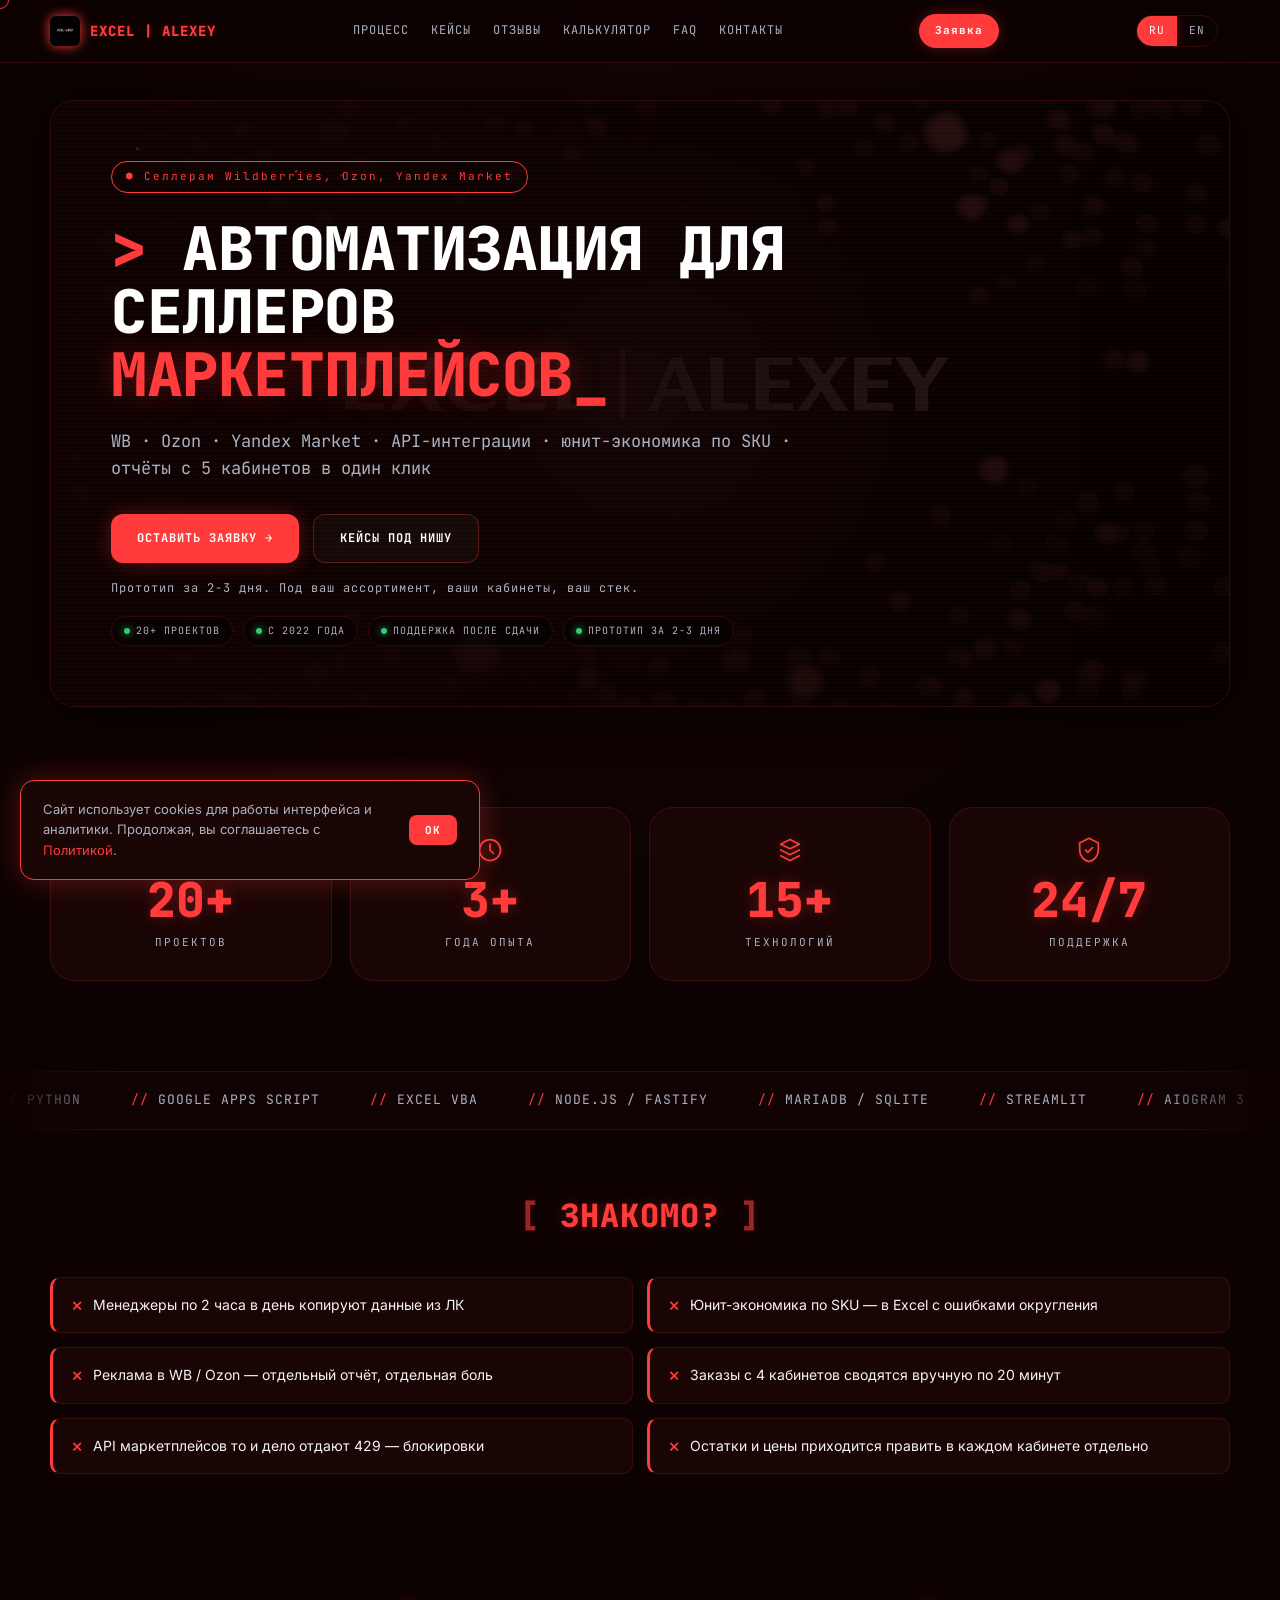
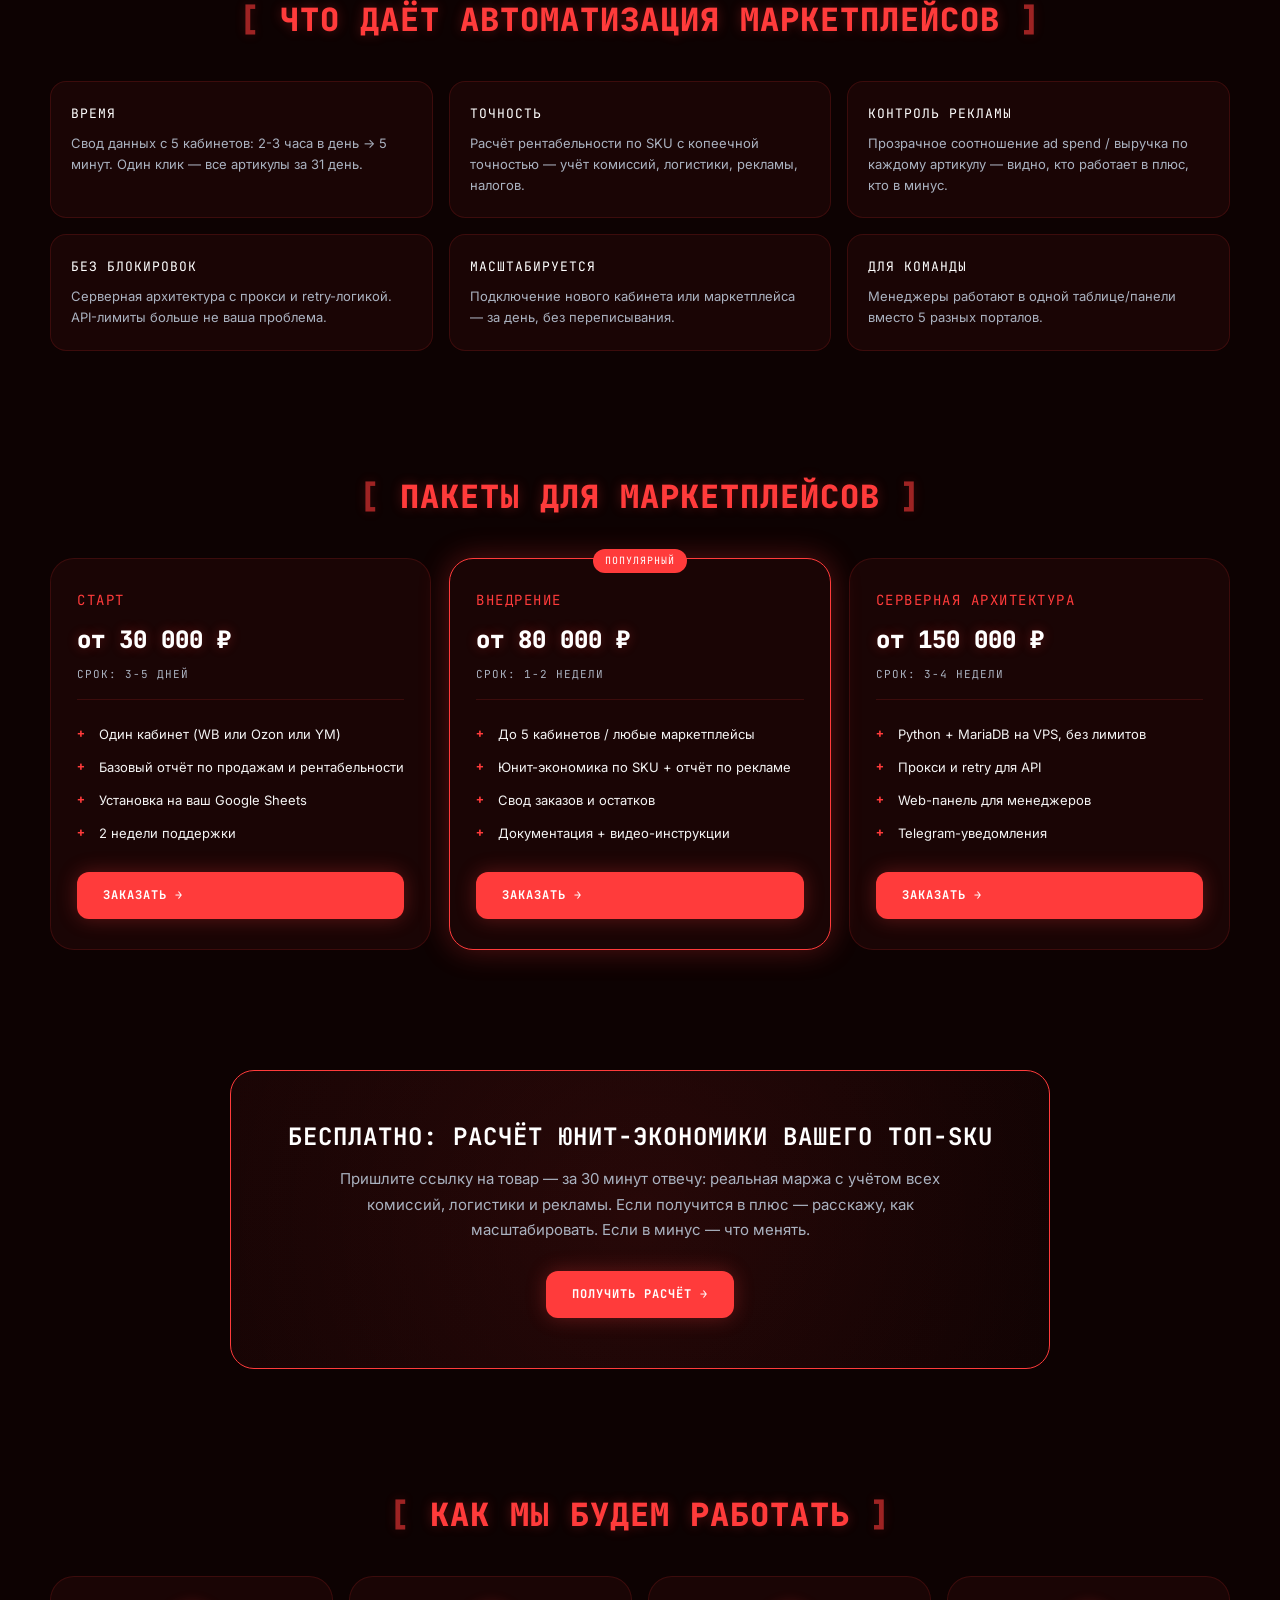
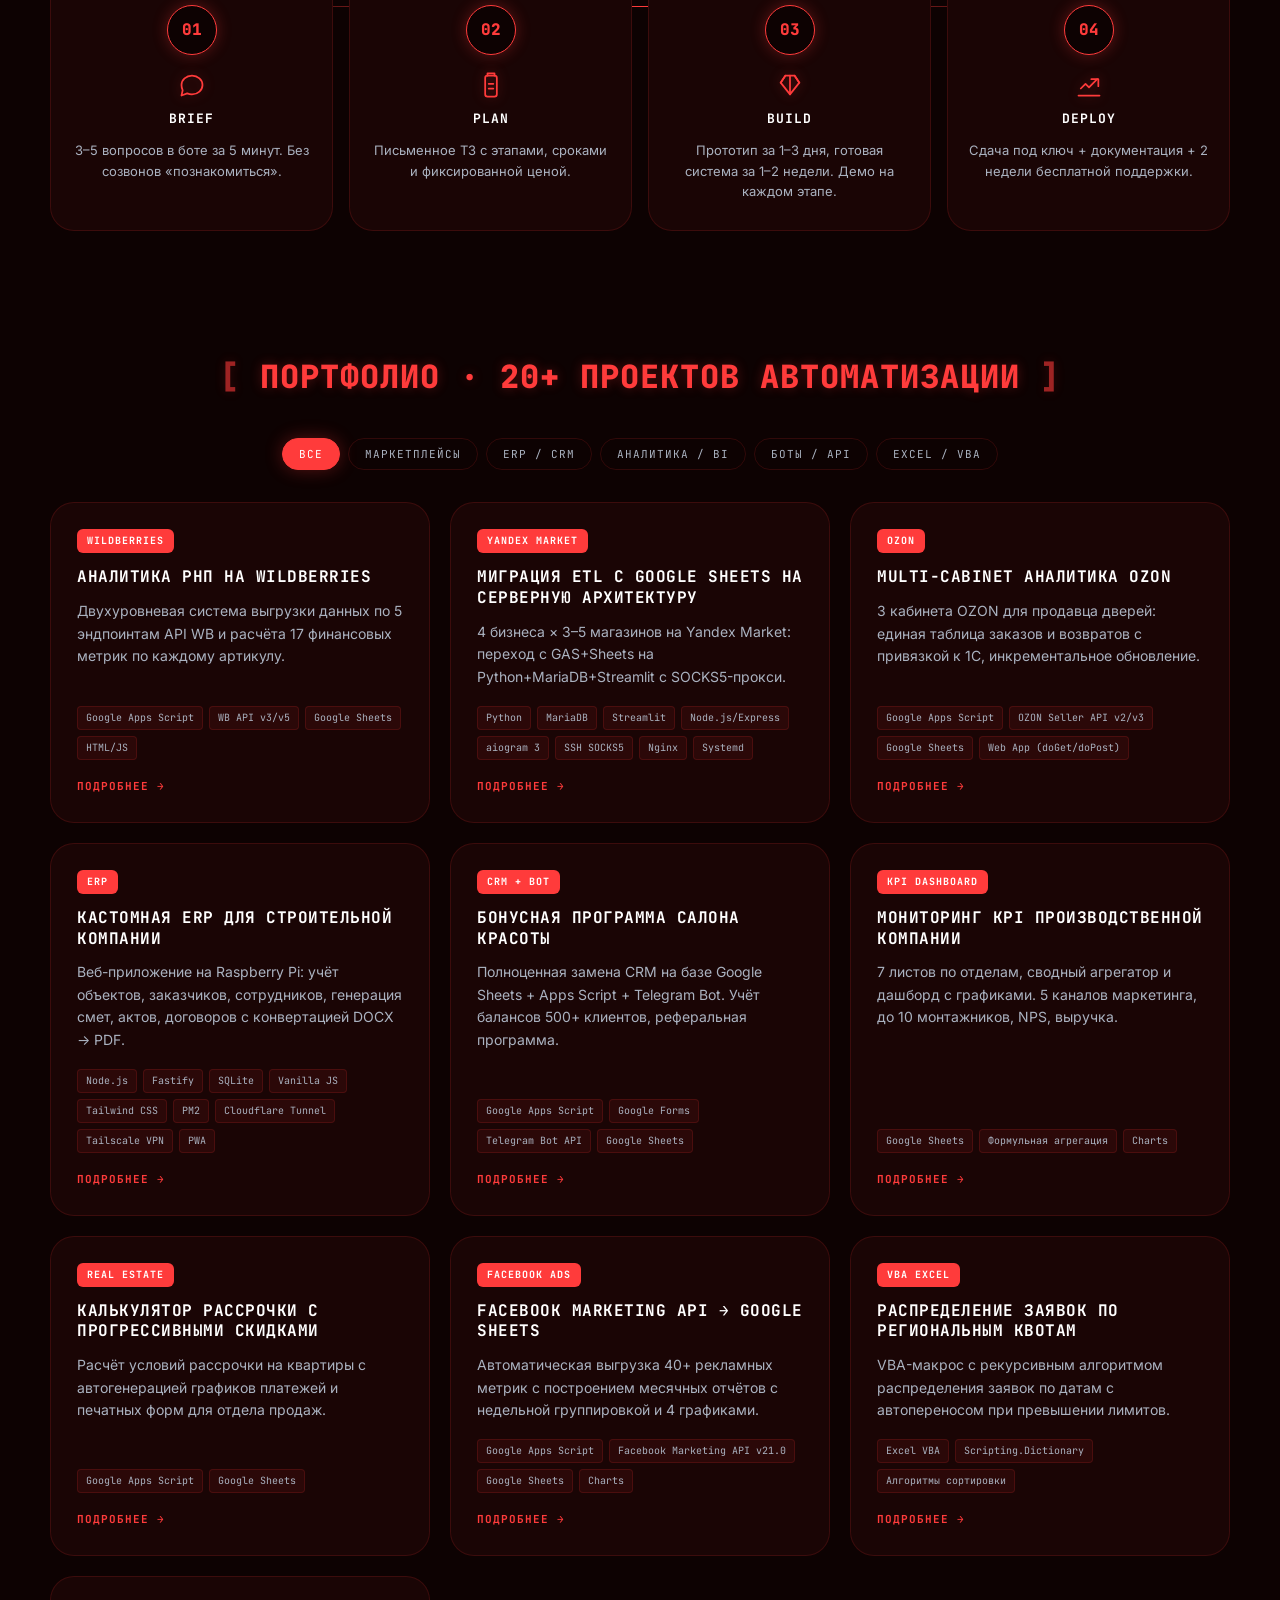
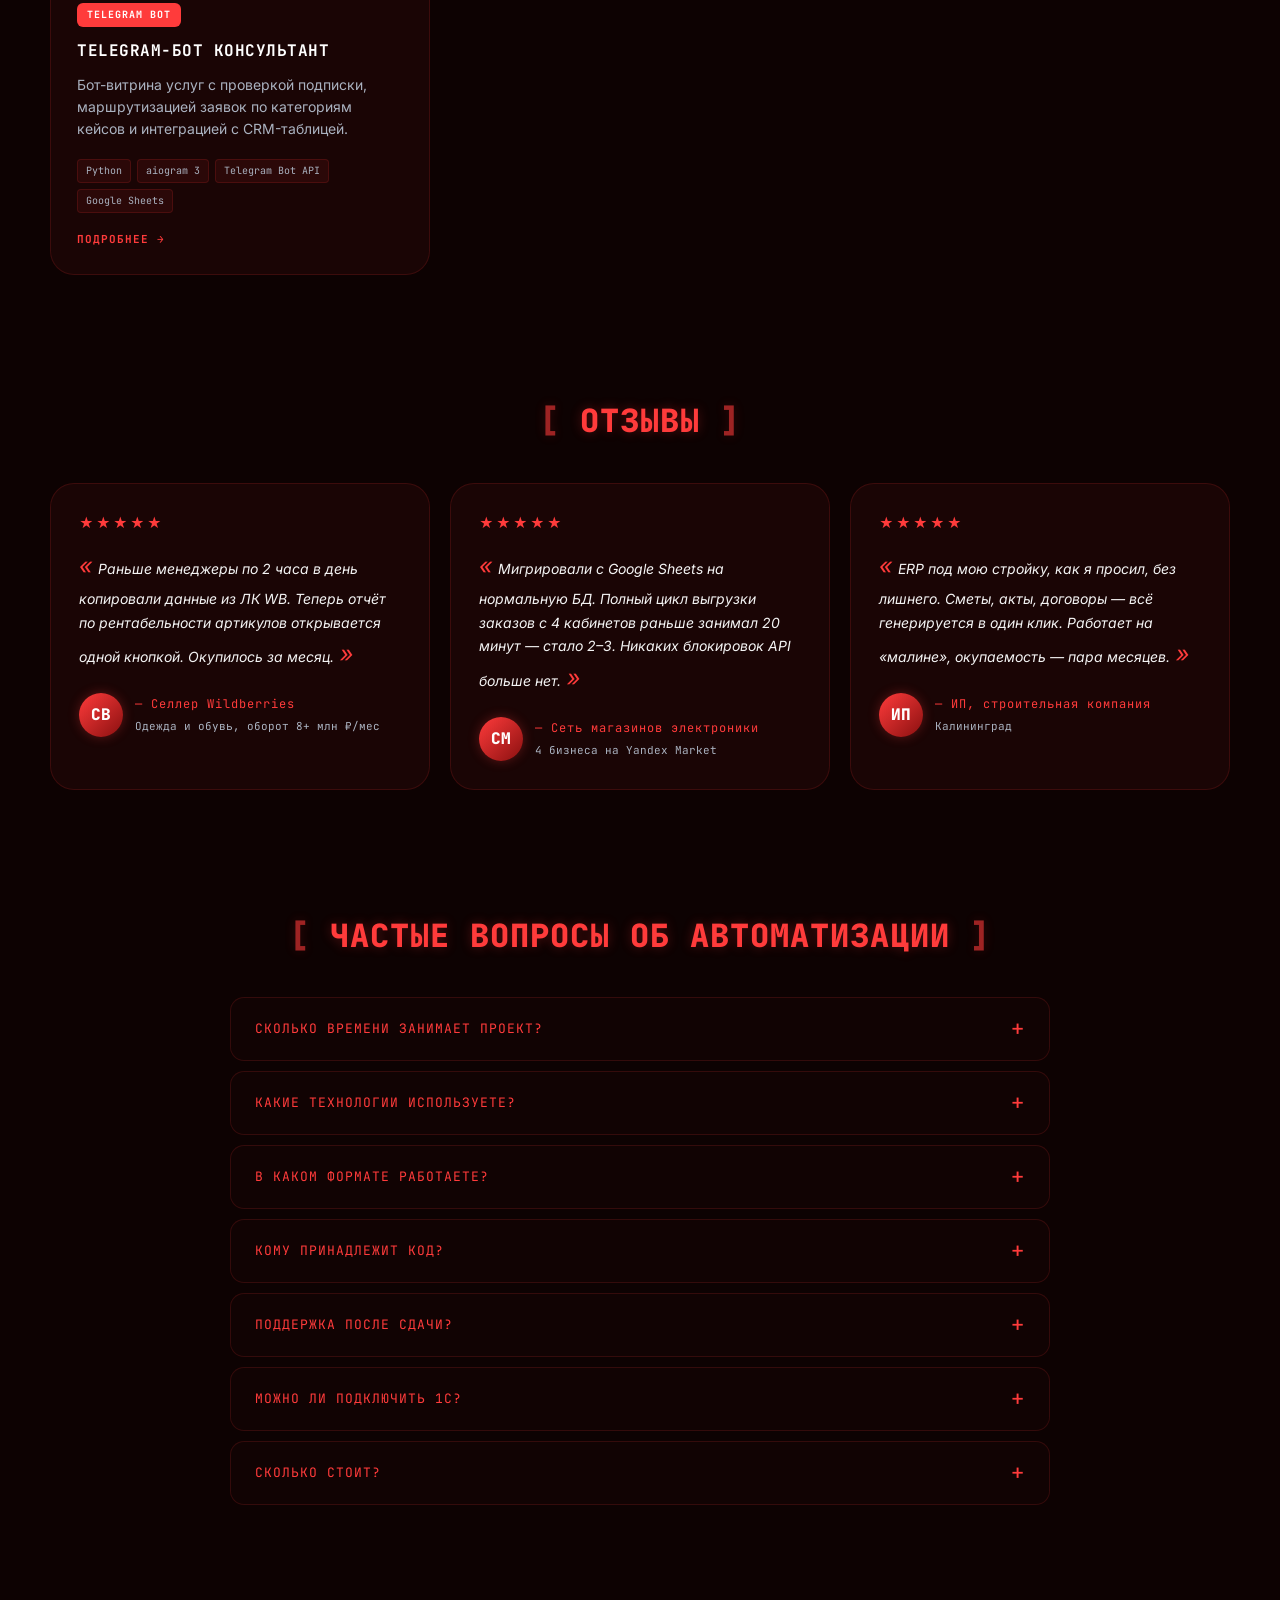
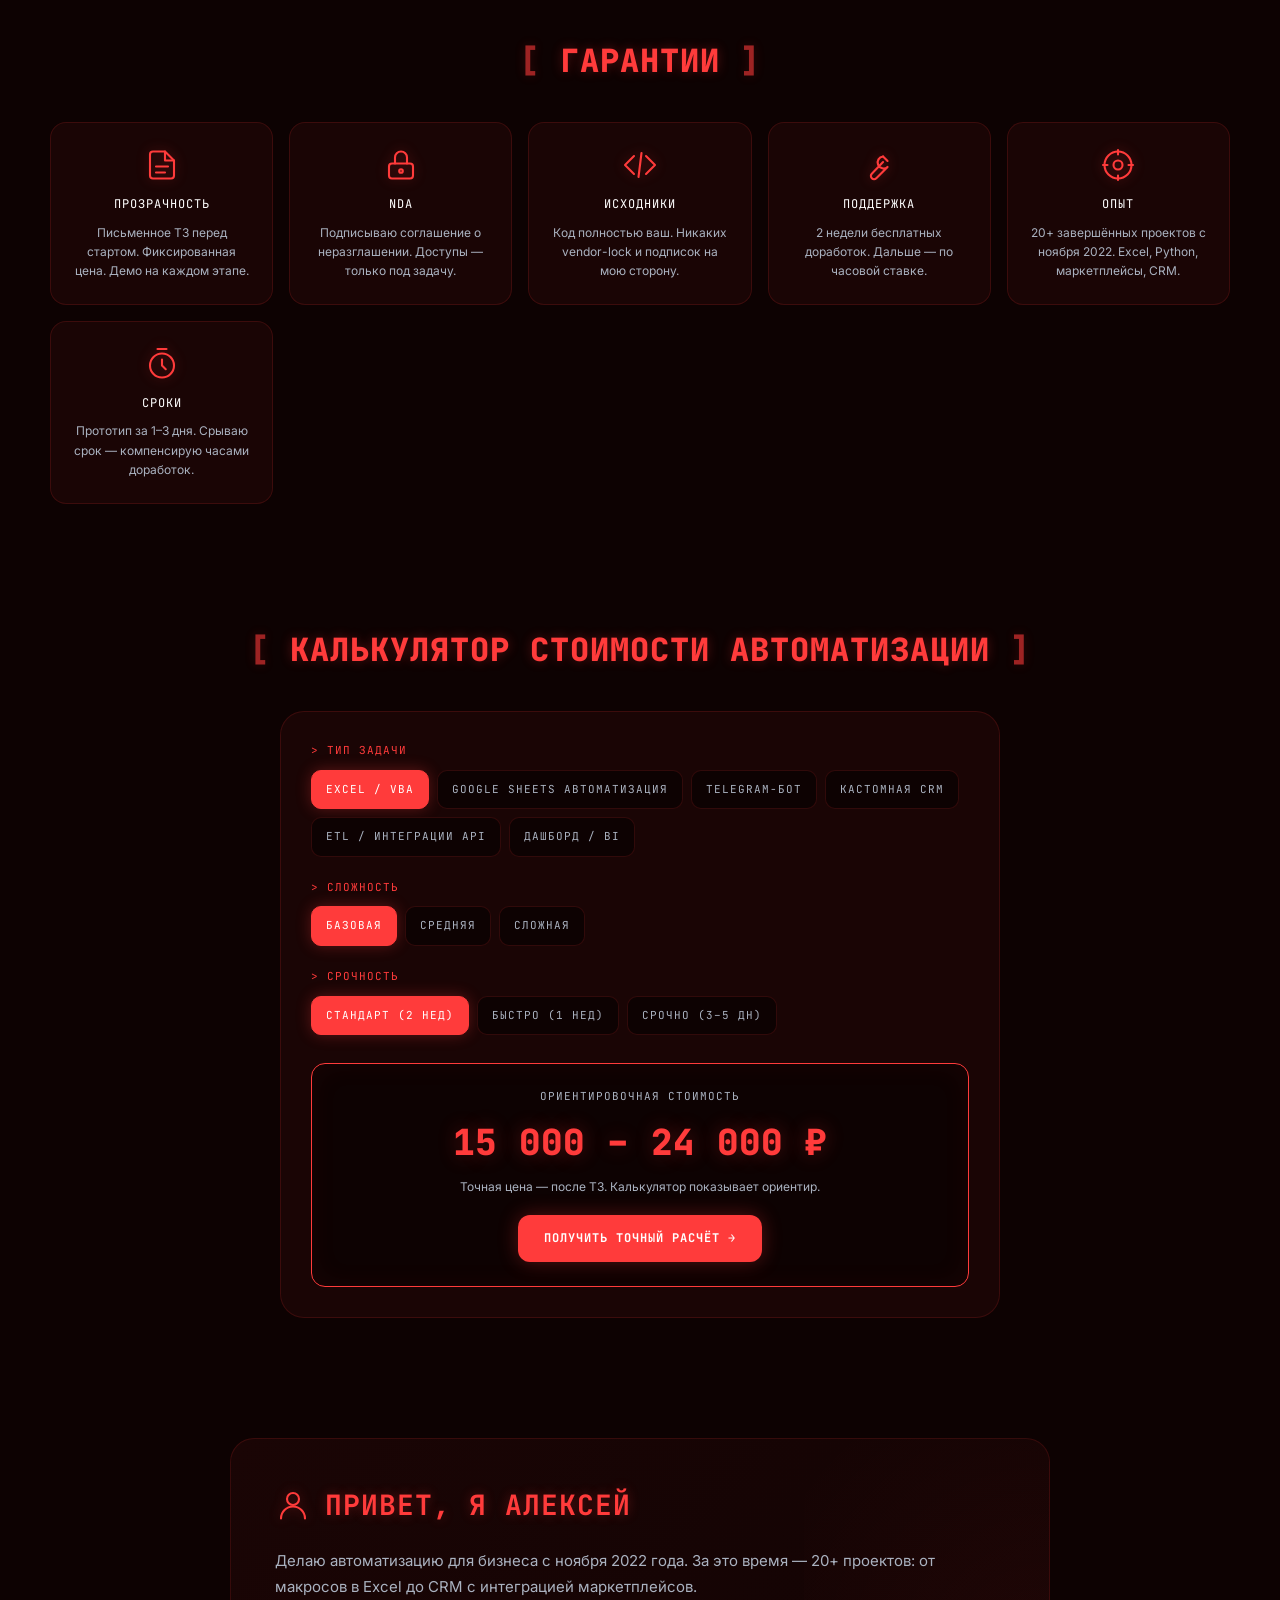
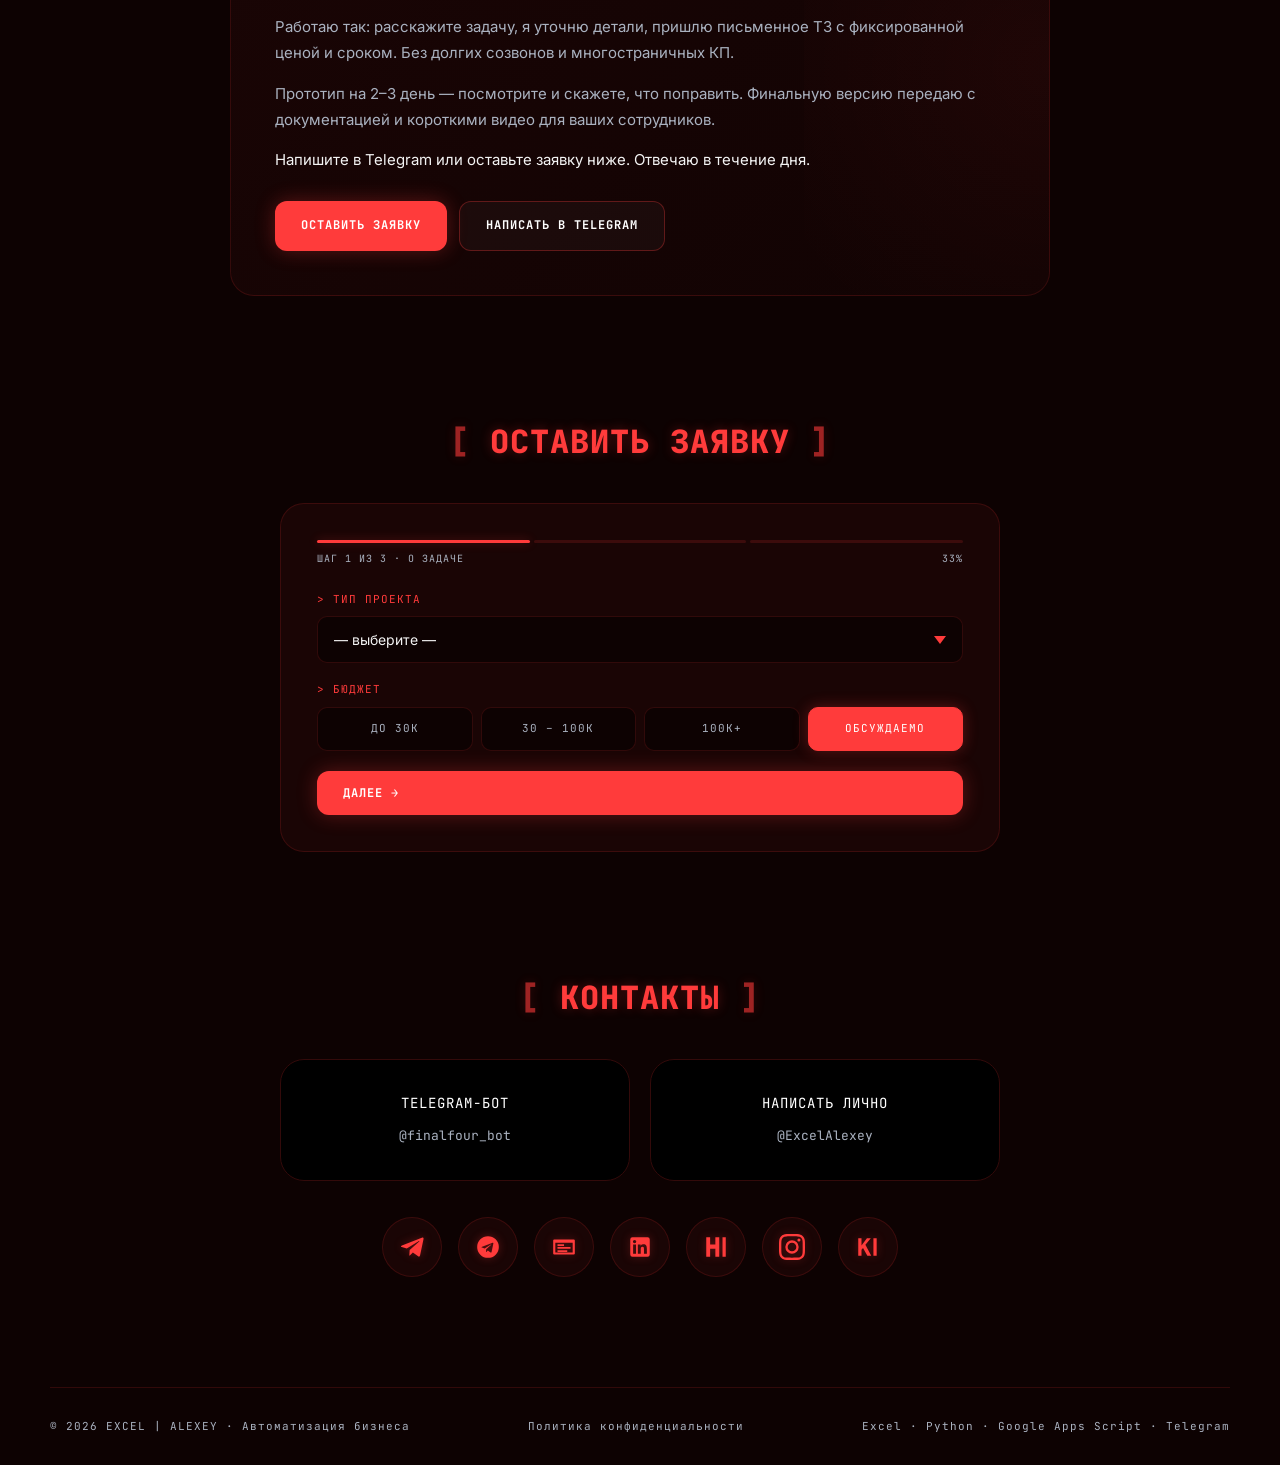
<file: marketplaces/index.html>
<!DOCTYPE html>
<html lang="ru">
<head>
<meta charset="utf-8" />
<meta name="viewport" content="width=device-width, initial-scale=1.0" />
<!-- Google tag (gtag.js) -->
<script async src="https://www.googletagmanager.com/gtag/js?id=G-3XF21N7YJF"></script>
<script>
  window.dataLayer = window.dataLayer || [];
  function gtag(){dataLayer.push(arguments);}
  gtag('js', new Date());

  gtag('config', 'G-3XF21N7YJF');
</script>
<!-- Yandex.Metrika counter -->
<script type="text/javascript">
  (function(m,e,t,r,i,k,a){
      m[i]=m[i]||function(){(m[i].a=m[i].a||[]).push(arguments)};
      m[i].l=1*new Date();
      for (var j = 0; j < document.scripts.length; j++) {if (document.scripts[j].src === r) { return; }}
      k=e.createElement(t),a=e.getElementsByTagName(t)[0],k.async=1,k.src=r,a.parentNode.insertBefore(k,a)
  })(window, document,'script','https://mc.yandex.ru/metrika/tag.js?id=108996801', 'ym');

  ym(108996801, 'init', {ssr:true, webvisor:true, clickmap:true, ecommerce:"dataLayer", referrer: document.referrer, url: location.href, accurateTrackBounce:true, trackLinks:true});
</script>
<noscript><div><img src="https://mc.yandex.ru/watch/108996801" style="position:absolute; left:-9999px;" alt="" /></div></noscript>
<!-- /Yandex.Metrika counter -->
<!-- Автоопределение языка (срабатывает до рендера) -->
<script>
(function(){
  try {
    var saved = localStorage.getItem('preferred_lang');
    if (saved === 'ru') return; // пользователь явно выбрал RU
    if (saved === 'en') {
      if (location.pathname === '/' || location.pathname === '/index.html') {
        location.replace('/en/' + location.search + location.hash);
      }
      return;
    }
    // Первый визит — определяем по browser language
    var langs = (navigator.languages || [navigator.language || 'en']).map(function(l){return (l||'').toLowerCase().split('-')[0];});
    var slavic = ['ru','uk','be','kk','ky','tg','uz','az'];
    var isSlavic = langs.some(function(l){return slavic.indexOf(l) >= 0;});
    if (!isSlavic && (location.pathname === '/' || location.pathname === '/index.html')) {
      location.replace('/en/' + location.search + location.hash);
    }
  } catch(e){}
})();
</script>
<meta name="google-site-verification" content="O84R7Kp4VEFQsmu5itda_h6VPmX3z3XzBydWqkqTWB4" />

<title>Селлерам маркетплейсов — Маркетплейсы | EXCEL ALEXEY</title>
<meta name="description" content="Автоматизация селлерам Wildberries, Ozon, Yandex Market. WB · Ozon · Yandex Market · API-интеграции · юнит-экономика по SKU · отчёты с 5 кабинетов в один клик." />
<meta name="keywords" content="автоматизация бизнеса, разработка CRM под ключ, Google Apps Script, Excel VBA, Python автоматизация, Telegram бот, API Wildberries, API Ozon, API Yandex Market, ETL, дашборды, аналитика маркетплейсов, юнит-экономика WB" />
<meta name="author" content="Алексей, EXCEL | ALEXEY" />
<meta name="robots" content="index, follow, max-image-preview:large, max-snippet:-1, max-video-preview:-1" />
<meta name="googlebot" content="index, follow" />
<meta name="yandex" content="index, follow" />
<link rel="canonical" href="https://excelalexey-maker.github.io/marketplaces/" />

<!-- hreflang для двуязычной выдачи -->
<link rel="alternate" hreflang="ru" href="https://excelalexey-maker.github.io/marketplaces/" />
<link rel="alternate" hreflang="en" href="https://excelalexey-maker.github.io/en/marketplaces/" />
<link rel="alternate" hreflang="x-default" href="https://excelalexey-maker.github.io/" />

<meta property="og:type" content="website" />
<meta property="og:url" content="https://excelalexey-maker.github.io/" />
<meta property="og:title" content="Селлерам маркетплейсов — Маркетплейсы | EXCEL ALEXEY" />
<meta property="og:description" content="Автоматизация селлерам Wildberries, Ozon, Yandex Market. WB · Ozon · Yandex Market · API-интеграции · юнит-экономика по SKU · отчёты с 5 кабинетов в один клик." />
<meta property="og:image" content="https://excelalexey-maker.github.io/hero-poster.jpg" />
<meta property="og:image:width" content="1200" />
<meta property="og:image:height" content="630" />
<meta property="og:locale" content="ru_RU" />
<meta property="og:locale:alternate" content="en_US" />
<meta property="og:site_name" content="EXCEL | ALEXEY" />

<meta name="twitter:card" content="summary_large_image" />
<meta name="twitter:title" content="EXCEL | ALEXEY — Автоматизация бизнеса под ключ" />
<meta name="twitter:description" content="Excel/VBA, GAS, Python, MariaDB, Telegram-боты, API маркетплейсов." />
<meta name="twitter:image" content="https://excelalexey-maker.github.io/hero-poster.jpg" />

<meta name="geo.region" content="RU" />
<meta name="geo.placename" content="Россия, Москва, Санкт-Петербург, Калининград, Vietnam (remote)" />
<meta name="geo.position" content="55.7558;37.6173" />
<meta name="ICBM" content="55.7558, 37.6173" />
<meta name="theme-color" content="#0d0202" />
<meta name="format-detection" content="telephone=no" />

<link rel="icon" href="/favicon.ico" sizes="any" />
<link rel="icon" href="/favicon.svg" type="image/svg+xml" />
<link rel="apple-touch-icon" href="/apple-touch-icon.png" />
<link rel="manifest" href="/site.webmanifest" />

<link rel="preload" as="image" href="/hero-poster.jpg" fetchpriority="high" />
<link rel="preload" as="image" href="/Logo.png" />
<link rel="dns-prefetch" href="//mc.yandex.ru" />
<link rel="dns-prefetch" href="//www.googletagmanager.com" />
<link rel="dns-prefetch" href="//api.telegram.org" />

<link rel="preconnect" href="https://fonts.googleapis.com" />
<link rel="preconnect" href="https://fonts.gstatic.com" crossorigin />
<link href="https://fonts.googleapis.com/css2?family=Inter:wght@300;400;700;800&family=JetBrains+Mono:wght@400;700&display=swap" rel="stylesheet" />

<!-- ════════════════════════════════════════════════════════════════
     АНАЛИТИКА И UTM-ТРЕКИНГ
     ВАЖНО: подставь свои ID ниже:
       YM_ID  — ID счётчика Яндекс.Метрики (https://metrika.yandex.ru/)
       GA_ID  — Measurement ID Google Analytics 4 (формат G-XXXXXXXXXX)
     Если какой-то сервис не нужен — оставь "" (пустую строку), скрипт не загрузится.
     ════════════════════════════════════════════════════════════════ -->
<script>
window.ANALYTICS = {
  YM_ID: "108996801",          
  GA_ID: "G-3XF21N7YJF",         
  TG_BOT_TOKEN: "8294667687:AAEmJAEdW7NhufBKMhQ5bk4BBmMHZHsyN1o",   
  TG_CHAT_ID: "-1003757631462"       // твой chat_id (узнать через @userinfobot)
};

/* === ЗАХВАТ UTM-МЕТОК (хранятся 30 дней) === */
(function(){
  try {
    const params = new URLSearchParams(location.search);
    const utmKeys = ['utm_source','utm_medium','utm_campaign','utm_content','utm_term','gclid','yclid','fbclid'];
    const captured = {};
    utmKeys.forEach(k => { const v = params.get(k); if (v) captured[k] = v; });
    if (Object.keys(captured).length) {
      captured._first_visit = new Date().toISOString();
      captured._referrer = document.referrer || 'direct';
      captured._landing = location.pathname;
      localStorage.setItem('utm_data', JSON.stringify(captured));
      localStorage.setItem('utm_data_ts', Date.now().toString());
    }
    // протухание через 30 дней
    const ts = +localStorage.getItem('utm_data_ts') || 0;
    if (ts && (Date.now() - ts) > 30*24*60*60*1000) {
      localStorage.removeItem('utm_data');
      localStorage.removeItem('utm_data_ts');
    }
  } catch(e){}
})();

/* === ЕДИНАЯ ФУНКЦИЯ ОТПРАВКИ СОБЫТИЙ === */
window.trackEvent = function(category, action, label, value) {
  try {
    if (window.ym && window.ANALYTICS.YM_ID) {
      window.ym(window.ANALYTICS.YM_ID, 'reachGoal', action, { category, label, value });
    }
    if (window.gtag) {
      window.gtag('event', action, { event_category: category, event_label: label, value: value });
    }
    // лог в консоль для отладки
    console.log('[track]', category, action, label || '', value || '');
  } catch(e){}
};

/* === ЯНДЕКС.МЕТРИКА === */
if (window.ANALYTICS.YM_ID) {
  (function(m,e,t,r,i,k,a){m[i]=m[i]||function(){(m[i].a=m[i].a||[]).push(arguments)};
  m[i].l=1*new Date();
  for (var j = 0; j < document.scripts.length; j++) {if (document.scripts[j].src === r) { return; }}
  k=e.createElement(t),a=e.getElementsByTagName(t)[0],k.async=1,k.src=r,a.parentNode.insertBefore(k,a)})
  (window, document, "script", "https://mc.yandex.ru/metrika/tag.js", "ym");
  ym(window.ANALYTICS.YM_ID, "init", { clickmap:true, trackLinks:true, accurateTrackBounce:true, webvisor:true, ecommerce:"dataLayer" });
}

/* === GOOGLE ANALYTICS 4 === */
if (window.ANALYTICS.GA_ID) {
  const s = document.createElement('script');
  s.async = true;
  s.src = 'https://www.googletagmanager.com/gtag/js?id=' + window.ANALYTICS.GA_ID;
  document.head.appendChild(s);
  window.dataLayer = window.dataLayer || [];
  window.gtag = function(){ dataLayer.push(arguments); };
  gtag('js', new Date());
  gtag('config', window.ANALYTICS.GA_ID, { anonymize_ip: true });
}
</script>

<script type="application/ld+json">
{
  "@context": "https://schema.org",
  "@graph": [
    {
      "@type": "ProfessionalService",
      "@id": "https://excelalexey-maker.github.io/#business",
      "name": "EXCEL | ALEXEY — Автоматизация бизнеса",
      "alternateName": "Excel Alexey",
      "description": "Автоматизация бизнеса под ключ: Excel/VBA, Google Apps Script, Python, MariaDB, Telegram-боты, интеграции с API маркетплейсов Wildberries, Ozon, Yandex Market. 20+ проектов с 2022 года.",
      "url": "https://excelalexey-maker.github.io/",
      "image": "https://excelalexey-maker.github.io/hero-poster.jpg",
      "logo": "https://excelalexey-maker.github.io/Logo.png",
      "priceRange": "₽₽",
      "currenciesAccepted": "RUB, USD, EUR",
      "paymentAccepted": "Bank transfer, SBP, Cryptocurrency",
      "areaServed": [
        {"@type": "Country", "name": "Russia"},
        {"@type": "Country", "name": "Belarus"},
        {"@type": "Country", "name": "Kazakhstan"},
        {"@type": "AdministrativeArea", "name": "СНГ"}
      ],
      "serviceArea": {"@type": "GeoCircle", "geoMidpoint": {"@type": "GeoCoordinates", "latitude": 55.7558, "longitude": 37.6173}, "geoRadius": 10000000},
      "knowsLanguage": ["ru", "en"],
      "provider": {"@id": "https://excelalexey-maker.github.io/#person"},
      "founder": {"@id": "https://excelalexey-maker.github.io/#person"},
      "aggregateRating": {
        "@type": "AggregateRating",
        "ratingValue": "5.0",
        "reviewCount": "18",
        "bestRating": "5",
        "worstRating": "1"
      },
      "hasOfferCatalog": {
        "@type": "OfferCatalog",
        "name": "Услуги автоматизации",
        "itemListElement": [
          {"@type": "Offer", "itemOffered": {"@type": "Service", "name": "Разработка кастомных CRM", "description": "CRM-системы под бизнес-процессы заказчика. Стек: Python, Node.js, MariaDB."}, "priceSpecification": {"@type": "PriceSpecification", "minPrice": 80000, "priceCurrency": "RUB"}},
          {"@type": "Offer", "itemOffered": {"@type": "Service", "name": "Дашборды и аналитика", "description": "BI-панели на Streamlit, Google Looker Studio, Excel Power Query."}, "priceSpecification": {"@type": "PriceSpecification", "minPrice": 30000, "priceCurrency": "RUB"}},
          {"@type": "Offer", "itemOffered": {"@type": "Service", "name": "Интеграция с API маркетплейсов", "description": "Wildberries, Ozon, Yandex Market: выгрузка заказов, остатков, цен, рекламы."}, "priceSpecification": {"@type": "PriceSpecification", "minPrice": 40000, "priceCurrency": "RUB"}},
          {"@type": "Offer", "itemOffered": {"@type": "Service", "name": "Telegram-боты", "description": "Боты на aiogram 3 и Node.js: уведомления, заявки, CRM-интеграции."}, "priceSpecification": {"@type": "PriceSpecification", "minPrice": 25000, "priceCurrency": "RUB"}},
          {"@type": "Offer", "itemOffered": {"@type": "Service", "name": "Excel и VBA макросы", "description": "Автоматизация рутины в Excel, кастомные функции, отчёты в один клик."}, "priceSpecification": {"@type": "PriceSpecification", "minPrice": 15000, "priceCurrency": "RUB"}},
          {"@type": "Offer", "itemOffered": {"@type": "Service", "name": "ETL-системы и миграция данных", "description": "Перенос с Google Sheets на серверные БД (MariaDB, PostgreSQL)."}, "priceSpecification": {"@type": "PriceSpecification", "minPrice": 100000, "priceCurrency": "RUB"}}
        ]
      },
      "review": [
        {
          "@type": "Review",
          "reviewRating": {"@type": "Rating", "ratingValue": "5", "bestRating": "5"},
          "author": {"@type": "Person", "name": "Селлер Wildberries (одежда и обувь)"},
          "reviewBody": "Раньше менеджеры по 2 часа в день копировали данные из ЛК WB. Теперь отчёт по рентабельности артикулов открывается одной кнопкой. Окупилось за месяц."
        },
        {
          "@type": "Review",
          "reviewRating": {"@type": "Rating", "ratingValue": "5", "bestRating": "5"},
          "author": {"@type": "Person", "name": "Сеть магазинов электроники"},
          "reviewBody": "Мигрировали с Google Sheets на нормальную БД. Полный цикл выгрузки заказов с 4 кабинетов раньше занимал 20 минут — стало 2-3."
        },
        {
          "@type": "Review",
          "reviewRating": {"@type": "Rating", "ratingValue": "5", "bestRating": "5"},
          "author": {"@type": "Person", "name": "ИП, строительная компания, Калининград"},
          "reviewBody": "ERP под мою стройку, без лишнего. Сметы, акты, договоры — всё генерируется в один клик. Окупаемость пара месяцев."
        }
      ],
      "sameAs": [
        "https://t.me/ExcelAlexey",
        "https://www.linkedin.com/in/excel-alexey/",
        "https://career.habr.com/excelalexey",
        "https://www.instagram.com/excelalexey/",
        "https://kwork.ru/user/excel_alexey"
      ]
    },
    {
      "@type": "Person",
      "@id": "https://excelalexey-maker.github.io/#person",
      "name": "Алексей",
      "alternateName": "Excel Alexey",
      "jobTitle": "Специалист по автоматизации бизнеса",
      "description": "Специалист по автоматизации бизнес-процессов с опытом с ноября 2022 года. Более 20 завершённых проектов: CRM-системы, ETL-пайплайны, интеграции с API маркетплейсов, Telegram-боты.",
      "url": "https://excelalexey-maker.github.io/",
      "image": "https://excelalexey-maker.github.io/hero-poster.jpg",
      "knowsAbout": [
        "Python", "Google Apps Script", "Excel VBA", "Node.js",
        "MariaDB", "SQLite", "PostgreSQL", "Streamlit",
        "aiogram", "Telegram Bot API",
        "Wildberries API", "Ozon Seller API", "Yandex Market API",
        "ETL", "REST API", "Cloudflare Tunnel",
        "Бизнес-автоматизация", "Юнит-экономика маркетплейсов"
      ],
      "knowsLanguage": ["ru", "en"],
      "hasOccupation": {
        "@type": "Occupation",
        "name": "Business Automation Specialist",
        "occupationLocation": {"@type": "Country", "name": "Russia"},
        "skills": "Python, VBA, Google Apps Script, Node.js, MariaDB, Telegram Bot API"
      },
      "sameAs": [
        "https://t.me/ExcelAlexey",
        "https://www.linkedin.com/in/excel-alexey/",
        "https://career.habr.com/excelalexey",
        "https://www.instagram.com/excelalexey/",
        "https://kwork.ru/user/excel_alexey"
      ]
    },
    {
      "@type": "WebSite",
      "@id": "https://excelalexey-maker.github.io/#website",
      "url": "https://excelalexey-maker.github.io/",
      "name": "EXCEL | ALEXEY",
      "inLanguage": ["ru", "en"],
      "publisher": {"@id": "https://excelalexey-maker.github.io/#person"}
    },
    {
      "@type": "BreadcrumbList",
      "@id": "https://excelalexey-maker.github.io/marketplaces/#breadcrumb",
      "itemListElement": [
        {"@type": "ListItem", "position": 1, "name": "Главная", "item": "https://excelalexey-maker.github.io/"},
        {"@type": "ListItem", "position": 2, "name": "Услуги автоматизации", "item": "https://excelalexey-maker.github.io/#process"},
        {"@type": "ListItem", "position": 3, "name": "Портфолио", "item": "https://excelalexey-maker.github.io/#cases"},
        {"@type": "ListItem", "position": 4, "name": "Контакты", "item": "https://excelalexey-maker.github.io/#contact"}
      ]
    }
  ]
}
</script>

<script type="application/ld+json">
{
  "@context": "https://schema.org",
  "@type": "FAQPage",
  "mainEntity": [
    {"@type": "Question", "name": "Сколько времени занимает проект автоматизации?",
     "acceptedAnswer": {"@type": "Answer", "text": "Прототип за 1-3 дня, готовый проект за 1-2 недели в зависимости от сложности. ETL-системы и кастомные ERP — 3-6 недель."}},
    {"@type": "Question", "name": "Какие технологии используете?",
     "acceptedAnswer": {"@type": "Answer", "text": "Python, Google Apps Script, VBA Excel, Node.js, SQL/MariaDB/SQLite, Telegram Bot API, REST API маркетплейсов (Wildberries, Ozon, Yandex Market)."}},
    {"@type": "Question", "name": "В каком формате работаете?",
     "acceptedAnswer": {"@type": "Answer", "text": "Удалённо по всей России и СНГ. Работаю с физлицами, ИП и юрлицами. Оплата на карту, СБП или расчётный счёт. Все детали оформления оговариваем индивидуально."}},
    {"@type": "Question", "name": "Кому принадлежит код после сдачи проекта?",
     "acceptedAnswer": {"@type": "Answer", "text": "Полностью клиенту. Передаю исходники, документацию и инструкции по эксплуатации. Никаких подписок и vendor-lock."}},
    {"@type": "Question", "name": "Есть ли поддержка после сдачи?",
     "acceptedAnswer": {"@type": "Answer", "text": "2 недели бесплатной поддержки и доработок включены в стоимость. Дальше — по часовой ставке или абонементом."}},
    {"@type": "Question", "name": "Можно ли подключить 1С к маркетплейсам?",
     "acceptedAnswer": {"@type": "Answer", "text": "Да, через REST API, OData, выгрузку в Excel/CSV или прямое подключение к базе. Связка 1С с маркетплейсами, CRM и Telegram реализуется."}},
    {"@type": "Question", "name": "Сколько стоит автоматизация?",
     "acceptedAnswer": {"@type": "Answer", "text": "Простая автоматизация Google Sheets — от 15 000 ₽. Кастомная CRM — от 80 000 ₽. ETL-система с серверной частью — от 150 000 ₽. Точная цена — после ТЗ."}}
  ]
}
</script>

<style>
:root {
  --bg: #0d0202;
  --card: #1a0505;
  --card-2: #110303;
  --accent: #ff3b3b;
  --accent-glow: rgba(255, 59, 59, 0.3);
  --text: #f4f4f4;
  --muted: #aab2c0;
  --border: rgba(255, 59, 59, 0.15);
  --container: 1180px;
  --r: 24px;
}
* { box-sizing: border-box; margin: 0; padding: 0; }
html { scroll-behavior: smooth; }
body {
  font-family: 'Inter', sans-serif;
  color: var(--text);
  background: var(--bg);
  line-height: 1.6;
  overflow-x: hidden;
}
body::before {
  content: ""; position: fixed; inset: 0; z-index: -1;
  background: radial-gradient(circle at 50% 30%, #1a0505 0%, #0d0202 70%);
  animation: bgPulse 10s infinite ease-in-out;
}
@keyframes bgPulse { 0%,100% { opacity: 0.85; } 50% { opacity: 1; } }
.container { width: min(var(--container), 100% - 40px); margin: 0 auto; }
a { text-decoration: none; color: inherit; transition: 0.3s; }
img { max-width: 100%; display: block; }
.mono, h1, h2, h3, .tag, .linkBtn, summary, .chip {
  font-family: 'JetBrains Mono', monospace; text-transform: uppercase; letter-spacing: 1px;
}

/* ── Прогресс скролла ── */
.scrollProgress {
  position: fixed; top: 0; left: 0; height: 2px;
  background: var(--accent); width: 0%; z-index: 9999;
  box-shadow: 0 0 10px var(--accent); transition: width 0.05s linear;
}

/* ── Кастомный курсор ── */
.cursor {
  position: fixed; width: 18px; height: 18px;
  border: 1px solid var(--accent); border-radius: 50%;
  pointer-events: none; z-index: 10000;
  transform: translate(-50%, -50%);
  transition: width 0.2s, height 0.2s, background 0.2s;
  mix-blend-mode: difference;
}
.cursor.active { width: 38px; height: 38px; background: rgba(255,59,59,0.15); }
@media (max-width: 820px), (pointer: coarse) { .cursor { display: none; } }

/* ── HEADER ── */
.siteHeader {
  position: fixed; top: 0; left: 0; right: 0; z-index: 1000;
  background: rgba(13, 2, 2, 0.9);
  backdrop-filter: blur(15px); -webkit-backdrop-filter: blur(15px);
  border-bottom: 1px solid var(--border);
  transition: transform 0.3s;
}
.siteHeader.hidden { transform: translateY(-100%); }
.siteHeader__inner { display: flex; align-items: center; justify-content: space-between; padding: 14px 0; }
.brand { display: flex; align-items: center; gap: 10px; }
.brand__logo { width: 30px; height: 30px; border-radius: 6px; filter: drop-shadow(0 0 6px var(--accent)); }
.brand__name { font-weight: 800; font-size: 14px; color: var(--accent); text-shadow: 0 0 10px var(--accent-glow); font-family: 'JetBrains Mono', monospace; letter-spacing: 1px; }

.nav { display: flex; gap: 22px; }
.nav__link { font-size: 12px; color: var(--muted); font-family: 'JetBrains Mono', monospace; letter-spacing: 1px; text-transform: uppercase; }
.nav__link:hover { color: var(--accent); text-shadow: 0 0 8px var(--accent); }

.headerCta {
  padding: 8px 16px; background: var(--accent); border-radius: 50px;
  font-size: 11px; font-weight: 700; color: #fff;
  box-shadow: 0 0 15px var(--accent-glow);
  font-family: 'JetBrains Mono', monospace; letter-spacing: 1px;
}
.headerCta:hover { transform: translateY(-2px); box-shadow: 0 0 25px var(--accent); }

.burger { display: none; width: 32px; height: 32px; cursor: pointer; flex-direction: column; justify-content: center; gap: 5px; padding: 0; background: none; border: none; }
.burger span { display: block; width: 22px; height: 2px; background: var(--accent); transition: 0.3s; box-shadow: 0 0 6px var(--accent); margin: 0 auto; }
.burger.open span:nth-child(1) { transform: translateY(7px) rotate(45deg); }
.burger.open span:nth-child(2) { opacity: 0; }
.burger.open span:nth-child(3) { transform: translateY(-7px) rotate(-45deg); }

/* ── HERO ── */
main { padding-top: 80px; }
.heroSection { padding: 20px 0 50px; }
.heroCard {
  position: relative; border-radius: var(--r); overflow: hidden;
  border: 1px solid rgba(255,59,59,0.2); background: #000;
  min-height: 540px; display: flex; align-items: center;
  box-shadow: 0 0 50px rgba(0,0,0,0.9);
  animation: borderGlow 4s infinite ease-in-out;
}
@keyframes borderGlow {
  0%,100% { border-color: rgba(255,59,59,0.2); box-shadow: 0 0 30px rgba(0,0,0,0.9); }
  50% { border-color: var(--accent); box-shadow: 0 0 40px rgba(255,59,59,0.2); }
}
.heroVideo {
  position: absolute; inset: 0; width: 100%; height: 100%;
  object-fit: cover; opacity: 0.45;
  filter: sepia(100%) saturate(300%) brightness(35%) hue-rotate(-50deg);
}
.heroOverlay {
  position: absolute; inset: 0; z-index: 2;
  background: linear-gradient(90deg, rgba(13,2,2,0.97) 0%, rgba(13,2,2,0.55) 70%, rgba(13,2,2,0.3) 100%);
}
.heroScanlines {
  position: absolute; inset: 0; z-index: 3; pointer-events: none;
  background: repeating-linear-gradient(0deg, transparent 0, transparent 2px, rgba(255,59,59,0.04) 3px, rgba(255,59,59,0.04) 4px);
  animation: scanShift 10s linear infinite;
}
@keyframes scanShift { from { background-position: 0 0; } to { background-position: 0 100px; } }

.heroContent { position: relative; z-index: 10; padding: 60px; max-width: 850px; width: 100%; }

.heroTag {
  display: inline-block; font-family: 'JetBrains Mono', monospace; font-size: 11px;
  color: var(--accent); border: 1px solid var(--accent);
  padding: 6px 14px; border-radius: 50px; margin-bottom: 24px;
  letter-spacing: 2px; animation: tagPulse 2s infinite;
}
.heroTag::before { content: "● "; }
@keyframes tagPulse { 0%,100% { box-shadow: 0 0 0 0 var(--accent-glow); } 50% { box-shadow: 0 0 20px 4px transparent; } }

.heroTitle {
  font-size: clamp(28px, 5.5vw, 60px); font-weight: 800;
  line-height: 1.05; margin-bottom: 22px; color: #fff;
  font-family: 'JetBrains Mono', monospace; letter-spacing: -0.5px;
}
.heroTitle::before { content: "> "; color: var(--accent); }
.heroTitle::after { content: "_"; color: var(--accent); animation: blink 1s infinite; }
@keyframes blink { 0%,100% { opacity: 1; } 50% { opacity: 0; } }
.heroTitle .accent { color: var(--accent); text-shadow: 0 0 30px var(--accent-glow); }

.heroSubtitle { font-family: 'JetBrains Mono', monospace; font-size: clamp(13px, 1.7vw, 17px); color: var(--muted); margin-bottom: 32px; }

.heroCtaRow { display: flex; gap: 14px; margin-bottom: 16px; flex-wrap: wrap; }
.btn {
  display: inline-flex; align-items: center; gap: 8px;
  padding: 14px 26px; border-radius: 12px;
  font-family: 'JetBrains Mono', monospace; font-weight: 700;
  font-size: 12px; text-transform: uppercase; letter-spacing: 1px;
  transition: 0.3s; border: none; cursor: pointer;
}
.btn--primary { background: var(--accent); color: #fff; box-shadow: 0 0 20px var(--accent-glow); }
.btn--primary:hover { transform: translateY(-3px); box-shadow: 0 0 35px var(--accent); }
.btn--ghost { border: 1px solid rgba(255,59,59,0.3); background: rgba(255,255,255,0.03); color: #fff; }
.btn--ghost:hover { border-color: var(--accent); background: rgba(255,59,59,0.1); transform: translateY(-2px); }

.heroNote { font-size: 12px; color: var(--muted); margin-top: 8px; font-family: 'JetBrains Mono', monospace; letter-spacing: 1px; }

/* ── СЕКЦИИ ── */
.section { padding: 60px 0; }
.h2 {
  font-size: clamp(20px, 3.5vw, 32px); font-weight: 800; color: var(--accent);
  margin-bottom: 36px; text-align: center; text-shadow: 0 0 12px var(--accent-glow);
}
.h2::before { content: "[ "; opacity: 0.6; }
.h2::after { content: " ]"; opacity: 0.6; }

/* ── METRICS ── */
.metrics {
  display: grid; grid-template-columns: repeat(4, 1fr); gap: 18px;
  padding: 30px 0;
}
.metric {
  text-align: center; padding: 28px 18px;
  background: var(--card); border: 1px solid var(--border);
  border-radius: var(--r); transition: 0.3s;
}
.metric:hover { border-color: var(--accent); box-shadow: 0 0 25px var(--accent-glow); transform: translateY(-4px); }
.metric__num {
  font-family: 'JetBrains Mono', monospace; font-size: clamp(30px, 4vw, 48px);
  font-weight: 800; color: var(--accent);
  text-shadow: 0 0 15px var(--accent-glow); line-height: 1; margin-bottom: 10px;
}
.metric__label {
  font-family: 'JetBrains Mono', monospace; font-size: 11px;
  color: var(--muted); text-transform: uppercase; letter-spacing: 2px;
}

/* ── ПАНЕЛИ ── */
.grid2 { display: grid; grid-template-columns: 1fr 1fr; gap: 20px; }
.panel { background: var(--card); padding: 32px; border-radius: var(--r); border: 1px solid var(--border); backdrop-filter: blur(10px); }
.ul li { margin-bottom: 12px; font-size: 14px; color: var(--muted); list-style: none; }
.ul li::before { content: "✓ "; color: var(--accent); font-weight: bold; }

/* ── СТЕК ── */
.stack {
  overflow: hidden; padding: 18px 0; border-top: 1px solid var(--border); border-bottom: 1px solid var(--border);
  background: rgba(26,5,5,0.4);
  -webkit-mask-image: linear-gradient(90deg, transparent 0%, #000 10%, #000 90%, transparent 100%);
          mask-image: linear-gradient(90deg, transparent 0%, #000 10%, #000 90%, transparent 100%);
}
.stack__track { display: flex; gap: 50px; animation: marquee 40s linear infinite; width: max-content; }
.stack__item {
  font-family: 'JetBrains Mono', monospace; font-size: 13px;
  color: var(--muted); white-space: nowrap; letter-spacing: 1px;
  text-transform: uppercase;
}
.stack__item::before { content: "// "; color: var(--accent); }
@keyframes marquee { from { transform: translateX(0); } to { transform: translateX(-50%); } }

/* ── PROCESS (4 этапа) ── */
.processGrid { display: grid; grid-template-columns: repeat(4, 1fr); gap: 16px; position: relative; }
.processGrid::before {
  content: ""; position: absolute; top: 30px; left: 10%; right: 10%; height: 1px;
  background: linear-gradient(90deg, transparent, var(--accent), transparent); z-index: 0;
}
.processStep {
  position: relative; padding: 28px 20px; text-align: center;
  background: var(--card); border-radius: var(--r); border: 1px solid var(--border); z-index: 1; transition: 0.3s;
}
.processStep:hover { border-color: var(--accent); transform: translateY(-6px); }
.processStep__num {
  width: 50px; height: 50px; margin: 0 auto 16px;
  border: 1px solid var(--accent); border-radius: 50%;
  display: flex; align-items: center; justify-content: center;
  font-family: 'JetBrains Mono', monospace; font-weight: 800; color: var(--accent);
  background: var(--bg); box-shadow: 0 0 15px var(--accent-glow);
}
.processStep__title { font-family: 'JetBrains Mono', monospace; font-size: 13px; font-weight: 700; color: #fff; margin-bottom: 10px; text-transform: uppercase; letter-spacing: 1px; }
.processStep__desc { font-size: 13px; color: var(--muted); line-height: 1.6; }

/* ── КЕЙСЫ ── */
.casesFilter { display: flex; flex-wrap: wrap; gap: 8px; justify-content: center; margin-bottom: 32px; }
.chip {
  padding: 8px 16px; border: 1px solid var(--border); border-radius: 50px;
  font-size: 11px; color: var(--muted); cursor: pointer; transition: 0.25s;
  background: transparent;
}
.chip:hover { color: var(--accent); border-color: var(--accent); }
.chip.active { background: var(--accent); color: #fff; border-color: var(--accent); box-shadow: 0 0 18px var(--accent-glow); }

.cards3 { display: grid; grid-template-columns: repeat(auto-fill, minmax(320px, 1fr)); gap: 20px; }
.card {
  background: var(--card); padding: 26px; border-radius: var(--r);
  border: 1px solid var(--border); display: flex; flex-direction: column;
  transition: 0.4s; cursor: pointer; position: relative; overflow: hidden;
}
.card::before {
  content: ""; position: absolute; inset: 0;
  background: linear-gradient(135deg, transparent 60%, rgba(255,59,59,0.08));
  opacity: 0; transition: 0.4s;
}
.card:hover::before { opacity: 1; }
.card:hover { border-color: var(--accent); transform: translateY(-8px); box-shadow: 0 12px 35px rgba(255,59,59,0.18); }
.card > * { position: relative; z-index: 1; }
.tag { background: var(--accent); font-size: 10px; padding: 4px 10px; border-radius: 6px; margin-bottom: 14px; display: inline-block; color: #fff; width: fit-content; font-weight: 700; }
.card__h3 { font-family: 'JetBrains Mono', monospace; font-size: 16px; margin-bottom: 12px; color: #fff; text-transform: uppercase; letter-spacing: 0.5px; line-height: 1.3; }
.card__p { font-size: 14px; color: var(--muted); margin-bottom: 18px; flex-grow: 1; }
.card__stack { display: flex; flex-wrap: wrap; gap: 6px; margin-bottom: 18px; }
.card__stack span {
  font-family: 'JetBrains Mono', monospace; font-size: 10px;
  padding: 3px 8px; border-radius: 4px;
  background: rgba(255,59,59,0.08); color: var(--muted); border: 1px solid var(--border);
}
.linkBtn { font-family: 'JetBrains Mono', monospace; font-size: 11px; color: var(--accent); font-weight: 700; letter-spacing: 1px; text-transform: uppercase; }
.linkBtn:hover { text-shadow: 0 0 10px var(--accent); }

/* ── МОДАЛКА КЕЙСА ── */
.modal {
  position: fixed; inset: 0; z-index: 9998; display: none;
  align-items: center; justify-content: center; padding: 20px;
  background: rgba(0,0,0,0.8); backdrop-filter: blur(8px);
}
.modal.open { display: flex; }
.modal__inner {
  background: var(--card); border: 1px solid var(--accent); border-radius: var(--r);
  max-width: 760px; width: 100%; max-height: 88vh; overflow-y: auto;
  padding: 36px; box-shadow: 0 0 50px var(--accent-glow); position: relative;
}
.modal__close {
  position: absolute; top: 16px; right: 16px; width: 36px; height: 36px;
  border: 1px solid var(--border); border-radius: 50%; background: transparent;
  color: var(--accent); cursor: pointer; font-size: 20px; line-height: 1;
}
.modal__close:hover { border-color: var(--accent); box-shadow: 0 0 15px var(--accent-glow); }
.modal__tag { background: var(--accent); font-size: 10px; padding: 4px 10px; border-radius: 6px; color: #fff; display: inline-block; margin-bottom: 14px; font-family: 'JetBrains Mono', monospace; font-weight: 700; }
.modal__title { font-family: 'JetBrains Mono', monospace; font-size: 22px; color: #fff; margin-bottom: 18px; text-transform: uppercase; line-height: 1.2; }
.modal h4 { font-family: 'JetBrains Mono', monospace; font-size: 13px; color: var(--accent); margin: 22px 0 10px; text-transform: uppercase; letter-spacing: 1px; }
.modal h4::before { content: "// "; opacity: 0.7; }
.modal p, .modal li { font-size: 14px; color: var(--muted); line-height: 1.7; }
.modal ul { padding-left: 20px; }
.modal ul li { margin-bottom: 6px; list-style: none; position: relative; }
.modal ul li::before { content: "▸"; color: var(--accent); position: absolute; left: -16px; }
.modal__stack { display: flex; flex-wrap: wrap; gap: 6px; margin-top: 12px; }
.modal__stack span { font-family: 'JetBrains Mono', monospace; font-size: 11px; padding: 4px 10px; border-radius: 4px; background: rgba(255,59,59,0.1); color: var(--text); border: 1px solid var(--border); }

/* ── ОТЗЫВЫ ── */
.testimonials { display: grid; grid-template-columns: repeat(auto-fit, minmax(280px, 1fr)); gap: 20px; }
.testimonial { background: var(--card); padding: 28px; border-radius: var(--r); border: 1px solid var(--border); transition: 0.3s; }
.testimonial:hover { border-color: var(--accent); }
.testimonial__quote { font-size: 14px; color: var(--text); line-height: 1.7; margin-bottom: 18px; font-style: italic; }
.testimonial__quote::before { content: "« "; color: var(--accent); font-size: 24px; }
.testimonial__quote::after { content: " »"; color: var(--accent); font-size: 24px; }
.testimonial__author { font-family: 'JetBrains Mono', monospace; font-size: 12px; color: var(--accent); letter-spacing: 1px; }
.testimonial__role { font-family: 'JetBrains Mono', monospace; font-size: 11px; color: var(--muted); margin-top: 4px; }

/* ── СОЦСЕТИ ── */
.socials { display: flex; flex-wrap: wrap; gap: 16px; justify-content: center; margin-top: 16px; }
.social {
  width: 60px; height: 60px; border: 1px solid var(--border); border-radius: 50%;
  display: flex; align-items: center; justify-content: center;
  background: var(--card); transition: 0.35s; position: relative;
  animation: socPulse 3s infinite ease-in-out;
}
.social:nth-child(2) { animation-delay: 0.3s; }
.social:nth-child(3) { animation-delay: 0.6s; }
.social:nth-child(4) { animation-delay: 0.9s; }
.social:nth-child(5) { animation-delay: 1.2s; }
.social:nth-child(6) { animation-delay: 1.5s; }
.social:nth-child(7) { animation-delay: 1.8s; }
.social:nth-child(8) { animation-delay: 2.1s; }
@keyframes socPulse {
  0%,100% { box-shadow: 0 0 0 0 var(--accent-glow); border-color: var(--border); }
  50% { box-shadow: 0 0 20px 4px transparent; border-color: rgba(255,59,59,0.4); }
}
.social svg { width: 26px; height: 26px; fill: var(--accent); transition: 0.3s; filter: drop-shadow(0 0 4px var(--accent-glow)); }
.social:hover { background: var(--accent); transform: translateY(-5px) scale(1.08); box-shadow: 0 0 30px var(--accent); border-color: var(--accent); }
.social:hover svg { fill: #fff; filter: drop-shadow(0 0 8px #fff); }

/* ── FAQ ── */
.faqItem { background: var(--card-2); border: 1px solid var(--border); border-radius: 14px; margin-bottom: 10px; padding: 20px 24px; transition: 0.3s; }
.faqItem:hover { border-color: rgba(255,59,59,0.3); }
.faqItem[open] { border-color: var(--accent); }
summary { font-size: 13px; cursor: pointer; color: var(--accent); outline: none; list-style: none; display: flex; justify-content: space-between; align-items: center; gap: 12px; }
summary::-webkit-details-marker { display: none; }
summary::after { content: "+"; color: var(--accent); font-family: 'JetBrains Mono', monospace; font-size: 22px; transition: 0.3s; line-height: 1; }
.faqItem[open] summary::after { transform: rotate(45deg); }
.faqBody { padding-top: 16px; color: var(--muted); font-size: 14px; line-height: 1.7; }

/* ── ФОРМА ── */
.form { background: var(--card); padding: 36px; border-radius: var(--r); border: 1px solid var(--border); max-width: 720px; margin: 0 auto; }
.form__row { margin-bottom: 18px; }
.form__row--grid { display: grid; grid-template-columns: 1fr 1fr; gap: 16px; }
.form label { display: block; font-family: 'JetBrains Mono', monospace; font-size: 11px; color: var(--accent); margin-bottom: 8px; letter-spacing: 1px; text-transform: uppercase; }
.form label::before { content: "> "; }
.form input, .form select, .form textarea {
  width: 100%; padding: 14px 16px; background: var(--bg);
  border: 1px solid var(--border); border-radius: 10px;
  color: var(--text); font-family: 'Inter', sans-serif; font-size: 14px;
  transition: 0.25s;
}
.form input:focus, .form select:focus, .form textarea:focus {
  outline: none; border-color: var(--accent); box-shadow: 0 0 0 3px var(--accent-glow);
}
.form textarea { resize: vertical; min-height: 110px; font-family: 'Inter', sans-serif; }
.form select { cursor: pointer; appearance: none; -webkit-appearance: none; background-image: url("data:image/svg+xml,%3Csvg xmlns='http://www.w3.org/2000/svg' width='12' height='8' viewBox='0 0 12 8'%3E%3Cpath fill='%23ff3b3b' d='M6 8L0 0h12z'/%3E%3C/svg%3E"); background-repeat: no-repeat; background-position: calc(100% - 16px) center; padding-right: 40px; }

.budgetGroup { display: grid; grid-template-columns: repeat(auto-fit, minmax(140px, 1fr)); gap: 8px; }
.budgetGroup label { display: block; cursor: pointer; margin: 0; }
.budgetGroup label::before { content: ""; }
.budgetGroup input[type="radio"] { display: none; }
.budgetGroup label span {
  display: block; padding: 12px; text-align: center;
  background: var(--bg); border: 1px solid var(--border); border-radius: 10px;
  font-family: 'JetBrains Mono', monospace; font-size: 11px; color: var(--muted);
  transition: 0.25s; text-transform: uppercase; letter-spacing: 1px;
}
.budgetGroup label:hover span { border-color: rgba(255,59,59,0.4); color: var(--text); }
.budgetGroup input[type="radio"]:checked + span { background: var(--accent); color: #fff; border-color: var(--accent); box-shadow: 0 0 15px var(--accent-glow); }

.checkboxRow { display: flex; align-items: flex-start; gap: 10px; font-size: 13px; color: var(--muted); cursor: pointer; }
.checkboxRow input[type="checkbox"] { margin-top: 3px; accent-color: var(--accent); width: 16px; height: 16px; cursor: pointer; flex-shrink: 0; }
.checkboxRow a { color: var(--accent); text-decoration: underline; text-underline-offset: 2px; }
.checkboxRow a:hover { text-shadow: 0 0 8px var(--accent-glow); }

.formStatus { margin-top: 16px; padding: 14px; border-radius: 10px; font-family: 'JetBrains Mono', monospace; font-size: 12px; display: none; }
.formStatus.show { display: block; }
.formStatus.ok { background: rgba(46,204,113,0.1); border: 1px solid rgba(46,204,113,0.4); color: #2ecc71; }
.formStatus.err { background: rgba(255,59,59,0.1); border: 1px solid var(--accent); color: var(--accent); }

/* ── CONTACTS ── */
.contactsGrid { display: grid; grid-template-columns: 1fr 1fr; gap: 20px; max-width: 720px; margin: 0 auto 36px; }
.contactCard {
  background: #000; border: 1px solid #330a0a; padding: 32px; border-radius: var(--r);
  text-align: center; transition: 0.4s; display: block;
}
.contactCard:hover { border-color: var(--accent); box-shadow: 0 0 30px var(--accent-glow); transform: translateY(-4px); }
.contactK { display: block; font-family: 'JetBrains Mono', monospace; font-size: 14px; color: #fff; margin-bottom: 8px; text-transform: uppercase; letter-spacing: 1px; }
.contactV { font-family: 'JetBrains Mono', monospace; color: var(--muted); font-size: 13px; }

/* ── FOOTER ── */
.footer {
  margin-top: 50px; padding: 30px 0; border-top: 1px solid var(--border);
  display: flex; justify-content: space-between; align-items: center; gap: 16px; flex-wrap: wrap;
  font-size: 11px; color: var(--muted); font-family: 'JetBrains Mono', monospace; letter-spacing: 1px;
}
.footer a { color: var(--muted); }
.footer a:hover { color: var(--accent); }

/* ── REVEAL ── */
.reveal { opacity: 0; transform: translateY(30px); transition: opacity 0.8s ease, transform 0.8s ease; }
.reveal.in { opacity: 1; transform: translateY(0); }

/* ── COOKIE ── */
.cookie {
  position: fixed; bottom: 20px; left: 20px; right: 20px; z-index: 9000;
  max-width: 460px; background: var(--card); border: 1px solid var(--accent);
  padding: 18px 22px; border-radius: 14px; box-shadow: 0 0 30px var(--accent-glow);
  font-size: 13px; color: var(--muted);
  display: none; align-items: center; gap: 14px;
}
.cookie.show { display: flex; }
.cookie button { padding: 8px 16px; background: var(--accent); border: none; border-radius: 8px; color: #fff; font-family: 'JetBrains Mono', monospace; font-size: 11px; font-weight: 700; cursor: pointer; text-transform: uppercase; letter-spacing: 1px; flex-shrink: 0; }
.cookie button:hover { box-shadow: 0 0 15px var(--accent-glow); }

/* ── МОБИЛКА ── */
@media (max-width: 980px) {
  .processGrid, .metrics { grid-template-columns: repeat(2, 1fr); }
  .processGrid::before { display: none; }
}
@media (max-width: 820px) {
  .nav { display: none; }
  .burger { display: flex; }
  .nav.mobile {
    display: flex; position: fixed; top: 60px; left: 0; right: 0;
    background: rgba(13,2,2,0.98); backdrop-filter: blur(20px);
    flex-direction: column; padding: 30px; gap: 20px; border-bottom: 1px solid var(--accent);
    z-index: 999;
  }
  .nav.mobile .nav__link { font-size: 15px; padding: 8px; }

  .heroCard { aspect-ratio: 9/16; min-height: 580px; }
  .heroOverlay { background: linear-gradient(180deg, rgba(13,2,2,0.65) 0%, rgba(13,2,2,0.97) 100%); }
  .heroContent { padding: 28px; text-align: center; justify-content: flex-end; padding-bottom: 60px; width: 100%; align-self: flex-end; }
  .heroCtaRow { justify-content: center; }
  .btn { width: 100%; justify-content: center; }

  .grid2, .form__row--grid { grid-template-columns: 1fr; }
  .panel { text-align: center; }
  .ul li { text-align: left; }

  .contactsGrid { grid-template-columns: 1fr; }
  .h2::before, .h2::after { opacity: 0.3; }

  .form { padding: 26px 22px; }
  .modal__inner { padding: 26px 22px; }
  .footer { flex-direction: column; text-align: center; }
}
@media (max-width: 480px) {
  .metrics { grid-template-columns: 1fr 1fr; gap: 10px; }
  .metric { padding: 18px 10px; }
  .heroContent { padding: 22px; padding-bottom: 50px; }
}

/* ═══════════════════════════════════════════════════════════
   НОВЫЕ ЭЛЕМЕНТЫ — В ТОЙ ЖЕ СТИЛИСТИКЕ (терминал, #ff3b3b)
   ═══════════════════════════════════════════════════════════ */

.heroParticles { position: absolute; inset: 0; z-index: 4; pointer-events: none; opacity: 0.6; }

/* ── Переключатель языка ── */
.langSwitch {
  display: inline-flex; gap: 0; border: 1px solid var(--border); border-radius: 50px;
  overflow: hidden; margin-right: 12px;
}
.langSwitch a {
  padding: 6px 12px; font-family: 'JetBrains Mono', monospace; font-size: 11px;
  color: var(--muted); letter-spacing: 1px; text-transform: uppercase; transition: 0.2s;
}
.langSwitch a.active { background: var(--accent); color: #fff; box-shadow: 0 0 12px var(--accent-glow); }
.langSwitch a:not(.active):hover { color: var(--accent); }
@media (max-width: 820px) {
  .langSwitch { margin-right: 8px; }
  .langSwitch a { padding: 5px 9px; font-size: 10px; }
}

/* ── Неоновые SVG-иконки (единый стиль) ── */
.nIcon {
  width: 28px; height: 28px;
  stroke: var(--accent); stroke-width: 1.5; fill: none;
  stroke-linecap: round; stroke-linejoin: round;
  filter: drop-shadow(0 0 6px var(--accent-glow));
  transition: 0.3s;
}
.nIcon--lg { width: 36px; height: 36px; stroke-width: 1.4; }
.nIcon--sm { width: 18px; height: 18px; stroke-width: 1.5; }
.metric:hover .nIcon, .processStep:hover .nIcon, .guaranteeCard:hover .nIcon, .benefitItem:hover .nIcon {
  filter: drop-shadow(0 0 12px var(--accent));
  transform: scale(1.1);
}

.trustRow { display: flex; flex-wrap: wrap; gap: 10px; margin-top: 18px; }
.trustBadge {
  display: inline-flex; align-items: center; gap: 6px;
  padding: 6px 12px; border: 1px solid var(--border); border-radius: 50px;
  font-family: 'JetBrains Mono', monospace; font-size: 10px;
  color: var(--muted); letter-spacing: 1px; background: rgba(0,0,0,0.4);
  text-transform: uppercase;
}
.trustBadge::before { content: ""; width: 6px; height: 6px; border-radius: 50%; background: #2ecc71; box-shadow: 0 0 8px #2ecc71; animation: pulseDot 2s infinite; }
@keyframes pulseDot { 0%,100% { opacity: 1; } 50% { opacity: 0.4; } }

.metric__icon { font-size: 22px; margin-bottom: 6px; opacity: 0.7; transition: 0.3s; }
.metric:hover .metric__icon { opacity: 1; transform: scale(1.15); }
.metric .nIcon { display: block; margin: 0 auto 12px; }
.processStep .nIcon { display: block; margin: 0 auto 10px; }
.guaranteeCard .nIcon { display: block; margin: 0 auto 12px; }
.leadMagnet .nIcon { display: block; margin-bottom: 14px; }
.aboutBlock .nIcon { flex-shrink: 0; }

.benefitsGrid {
  display: grid; grid-template-columns: repeat(3, 1fr); gap: 16px;
  margin-top: 30px;
}
.benefitItem {
  background: var(--card); border: 1px solid var(--border); border-radius: 16px;
  padding: 22px 20px; transition: 0.3s;
}
.benefitItem:hover { border-color: var(--accent); transform: translateY(-4px); box-shadow: 0 0 25px var(--accent-glow); }
.benefitItem__icon {
  width: 44px; height: 44px; border-radius: 12px; background: rgba(255,59,59,0.1);
  border: 1px solid var(--border); display: flex; align-items: center; justify-content: center;
  font-size: 20px; margin-bottom: 14px;
}
.benefitItem__title { font-family: 'JetBrains Mono', monospace; font-size: 13px; color: #fff; margin-bottom: 8px; text-transform: uppercase; letter-spacing: 1px; }
.benefitItem__desc { font-size: 13px; color: var(--muted); line-height: 1.6; }

.processStep__icon { font-size: 24px; margin-bottom: 10px; display: block; }

.testimonial__stars { color: var(--accent); margin-bottom: 12px; letter-spacing: 2px; font-size: 14px; }
.testimonial__avatar {
  width: 44px; height: 44px; border-radius: 50%;
  background: linear-gradient(135deg, var(--accent), #8a1010);
  display: inline-flex; align-items: center; justify-content: center;
  font-family: 'JetBrains Mono', monospace; font-weight: 800; color: #fff;
  flex-shrink: 0; box-shadow: 0 0 12px var(--accent-glow);
}
.testimonial__authorRow { display: flex; align-items: center; gap: 12px; }
.testimonial__authorRow > div { display: flex; flex-direction: column; }

.formProgress {
  display: flex; gap: 4px; margin-bottom: 8px;
}
.formProgress__step {
  flex: 1; height: 3px; background: var(--border); border-radius: 2px; transition: 0.4s;
}
.formProgress__step.done, .formProgress__step.active {
  background: var(--accent); box-shadow: 0 0 10px var(--accent-glow);
}
.formProgress__label {
  display: flex; justify-content: space-between; margin-bottom: 24px;
  font-family: 'JetBrains Mono', monospace; font-size: 10px;
  color: var(--muted); letter-spacing: 1px; text-transform: uppercase;
}
.formStep { display: none; animation: fadeStep 0.4s ease; }
.formStep.active { display: block; }
@keyframes fadeStep { from { opacity: 0; transform: translateX(20px); } to { opacity: 1; transform: translateX(0); } }
.formNav { display: flex; gap: 12px; margin-top: 20px; }
.formNav .btn { flex: 1; }

.calc {
  background: var(--card); border: 1px solid var(--border); border-radius: var(--r);
  padding: 30px; max-width: 720px; margin: 0 auto;
}
.calc__row { margin-bottom: 22px; }
.calc__row label { display: block; font-family: 'JetBrains Mono', monospace; font-size: 11px; color: var(--accent); margin-bottom: 10px; letter-spacing: 1px; text-transform: uppercase; }
.calc__row label::before { content: "> "; }
.calc__chips { display: flex; flex-wrap: wrap; gap: 8px; }
.calc__chip {
  padding: 10px 14px; border: 1px solid var(--border); border-radius: 10px;
  font-family: 'JetBrains Mono', monospace; font-size: 11px; color: var(--muted);
  cursor: pointer; transition: 0.25s; background: var(--bg); user-select: none;
  text-transform: uppercase; letter-spacing: 1px;
}
.calc__chip:hover { border-color: rgba(255,59,59,0.4); color: var(--text); }
.calc__chip.active { background: var(--accent); color: #fff; border-color: var(--accent); box-shadow: 0 0 15px var(--accent-glow); }
.calc__result {
  margin-top: 28px; padding: 24px; background: var(--bg);
  border: 1px solid var(--accent); border-radius: 14px; text-align: center;
  box-shadow: inset 0 0 30px rgba(255,59,59,0.05);
}
.calc__resultLabel { font-family: 'JetBrains Mono', monospace; font-size: 11px; color: var(--muted); letter-spacing: 1px; text-transform: uppercase; margin-bottom: 8px; }
.calc__resultValue {
  font-family: 'JetBrains Mono', monospace; font-size: clamp(24px, 4vw, 36px); font-weight: 800;
  color: var(--accent); text-shadow: 0 0 20px var(--accent-glow); margin-bottom: 6px;
}
.calc__resultNote { font-size: 12px; color: var(--muted); }
.calc__cta { margin-top: 18px; }

/* ── Блок "Обо мне" ── */
.aboutBlock {
  background: linear-gradient(135deg, var(--card) 0%, var(--card-2) 100%);
  border: 1px solid var(--border); border-radius: var(--r);
  padding: 44px; max-width: 820px; margin: 0 auto;
  position: relative; overflow: hidden;
}
.aboutBlock::before {
  content: ""; position: absolute; top: -50%; right: -30%; width: 60%; height: 200%;
  background: radial-gradient(circle, var(--accent-glow) 0%, transparent 60%);
  opacity: 0.18; pointer-events: none;
}
.aboutBlock > * { position: relative; z-index: 1; }
.aboutBlock__head { display: flex; align-items: center; gap: 14px; margin-bottom: 20px; }
.aboutBlock__title {
  font-family: 'JetBrains Mono', monospace; font-size: clamp(20px, 3vw, 28px);
  color: var(--accent); text-transform: uppercase; letter-spacing: 1px;
  text-shadow: 0 0 12px var(--accent-glow);
}
.aboutBlock__text p {
  color: var(--muted); font-size: 15px; line-height: 1.75; margin-bottom: 14px;
}
.aboutBlock__text p:last-child { margin-bottom: 0; color: var(--text); }
.aboutBlock__cta {
  display: flex; gap: 12px; flex-wrap: wrap; margin-top: 28px;
}
@media (max-width: 820px) {
  .aboutBlock { padding: 28px 22px; }
  .aboutBlock__cta .btn { width: 100%; }
}

.floatCta {
  position: fixed; bottom: 24px; right: 24px; z-index: 999;
  width: 60px; height: 60px; border-radius: 50%;
  background: var(--accent); box-shadow: 0 0 25px var(--accent);
  display: flex; align-items: center; justify-content: center;
  cursor: pointer; transition: opacity 0.3s, transform 0.3s; opacity: 0; pointer-events: none;
  animation: floatPulse 2.5s infinite;
  border: none;
}
.floatCta.show { opacity: 1; pointer-events: all; }
.floatCta:hover { transform: scale(1.1); }
.floatCta svg { width: 28px; height: 28px; fill: #fff; }
@keyframes floatPulse {
  0%,100% { box-shadow: 0 0 0 0 var(--accent-glow), 0 0 25px var(--accent); }
  50% { box-shadow: 0 0 0 16px transparent, 0 0 25px var(--accent); }
}
@media (max-width: 480px) { .floatCta { bottom: 16px; right: 16px; width: 52px; height: 52px; } }

.guaranteesGrid {
  display: grid; grid-template-columns: repeat(auto-fit, minmax(220px, 1fr)); gap: 16px;
}
.guaranteeCard {
  background: var(--card); border: 1px solid var(--border); border-radius: 16px;
  padding: 24px 20px; text-align: center; transition: 0.3s;
}
.guaranteeCard:hover { border-color: var(--accent); transform: translateY(-4px); box-shadow: 0 0 25px var(--accent-glow); }
.guaranteeCard__icon { font-size: 32px; margin-bottom: 12px; }
.guaranteeCard__title { font-family: 'JetBrains Mono', monospace; font-size: 12px; color: #fff; text-transform: uppercase; letter-spacing: 1px; margin-bottom: 8px; }
.guaranteeCard__desc { font-size: 12px; color: var(--muted); line-height: 1.6; }

@media (max-width: 820px) {
  .benefitsGrid { grid-template-columns: 1fr; }
  .calc { padding: 22px; }
}

/* ═══════════════════════════════════════════════════════════
   НИШЕВАЯ АРХИТЕКТУРА (хаб + лендинги по сферам)
   ═══════════════════════════════════════════════════════════ */

/* ── Niches grid (на главной-хабе) ── */
.nichesIntro {
  text-align: center; max-width: 720px; margin: 0 auto 40px;
  color: var(--muted); font-size: 15px; line-height: 1.7;
}
.nichesGrid {
  display: grid; grid-template-columns: repeat(3, 1fr); gap: 22px;
  margin-bottom: 30px;
}
.nicheCard {
  background: var(--card); border: 1px solid var(--border); border-radius: var(--r);
  padding: 32px 28px; transition: 0.35s cubic-bezier(0.34, 1.56, 0.64, 1);
  position: relative; overflow: hidden; display: block;
  text-decoration: none; color: inherit;
}
.nicheCard::before {
  content: ""; position: absolute; top: -50%; right: -50%; width: 200%; height: 200%;
  background: radial-gradient(circle, var(--accent-glow) 0%, transparent 50%);
  opacity: 0; transition: opacity 0.4s; pointer-events: none;
}
.nicheCard:hover { border-color: var(--accent); transform: translateY(-6px); box-shadow: 0 0 40px var(--accent-glow); }
.nicheCard:hover::before { opacity: 0.3; }
.nicheCard > * { position: relative; z-index: 1; }
.nicheCard__icon {
  width: 56px; height: 56px; border-radius: 14px;
  background: rgba(255,59,59,0.08); border: 1px solid var(--border);
  display: flex; align-items: center; justify-content: center;
  margin-bottom: 18px; transition: 0.3s;
}
.nicheCard:hover .nicheCard__icon { background: rgba(255,59,59,0.15); border-color: var(--accent); }
.nicheCard__tag {
  font-family: 'JetBrains Mono', monospace; font-size: 10px;
  color: var(--accent); letter-spacing: 1px; text-transform: uppercase;
  margin-bottom: 10px;
}
.nicheCard__title {
  font-family: 'JetBrains Mono', monospace; font-size: 20px;
  color: #fff; margin-bottom: 12px; font-weight: 700;
}
.nicheCard__desc {
  font-size: 14px; color: var(--muted); line-height: 1.6; margin-bottom: 18px;
}
.nicheCard__list { list-style: none; padding: 0; margin: 0 0 22px; }
.nicheCard__list li {
  font-size: 13px; color: var(--text); padding: 6px 0 6px 22px; position: relative;
  border-bottom: 1px solid var(--border);
}
.nicheCard__list li:last-child { border-bottom: none; }
.nicheCard__list li::before {
  content: ""; position: absolute; left: 0; top: 14px; width: 12px; height: 1px;
  background: var(--accent); box-shadow: 0 0 4px var(--accent);
}
.nicheCard__cta {
  display: inline-block; font-family: 'JetBrains Mono', monospace; font-size: 12px;
  color: var(--accent); letter-spacing: 1px; text-transform: uppercase;
  padding: 8px 0; border-top: 1px solid var(--border); width: 100%;
  transition: 0.25s;
}
.nicheCard:hover .nicheCard__cta { letter-spacing: 1.5px; }
.nichesFootnote { text-align: center; margin-top: 30px; font-size: 13px; color: var(--muted); }
.nichesFootnote a { color: var(--accent); }
@media (max-width: 980px) { .nichesGrid { grid-template-columns: 1fr 1fr; } }
@media (max-width: 680px) {
  .nichesGrid { grid-template-columns: 1fr; }
  .nicheCard { padding: 26px 22px; }
}

/* ── Pains list (для нишевых лендингов) ── */
.painsList {
  list-style: none; padding: 0; margin: 0;
  display: grid; grid-template-columns: repeat(2, 1fr); gap: 14px;
}
.painsList li {
  background: var(--card); border: 1px solid var(--border); border-left: 3px solid var(--accent);
  padding: 16px 18px; border-radius: 10px; font-size: 14px; color: var(--text);
}
.painsList li::before {
  content: "⨯"; color: var(--accent); font-weight: 700; margin-right: 10px;
  font-family: 'JetBrains Mono', monospace;
}
@media (max-width: 680px) { .painsList { grid-template-columns: 1fr; } }

/* ── Packages (пакеты для нишевых) ── */
.pkgGrid {
  display: grid; grid-template-columns: repeat(3, 1fr); gap: 18px;
}
.pkgCard {
  background: var(--card); border: 1px solid var(--border); border-radius: var(--r);
  padding: 30px 26px; transition: 0.3s; display: flex; flex-direction: column;
}
.pkgCard:hover { border-color: var(--accent); transform: translateY(-4px); box-shadow: 0 0 30px var(--accent-glow); }
.pkgCard--featured {
  border-color: var(--accent); position: relative;
  box-shadow: 0 0 30px var(--accent-glow);
}
.pkgCard--featured::before {
  content: "Популярный"; position: absolute; top: -10px; left: 50%; transform: translateX(-50%);
  background: var(--accent); color: #fff; font-family: 'JetBrains Mono', monospace;
  font-size: 10px; letter-spacing: 1px; padding: 4px 12px; border-radius: 50px;
  text-transform: uppercase;
}
html[lang="en"] .pkgCard--featured::before { content: "Popular"; }
.pkgCard__name {
  font-family: 'JetBrains Mono', monospace; font-size: 14px;
  color: var(--accent); text-transform: uppercase; letter-spacing: 1.5px; margin-bottom: 10px;
}
.pkgCard__price {
  font-family: 'JetBrains Mono', monospace; font-size: 24px; font-weight: 800;
  color: #fff; margin-bottom: 6px; text-shadow: 0 0 12px var(--accent-glow);
}
.pkgCard__term {
  font-size: 11px; color: var(--muted); text-transform: uppercase;
  letter-spacing: 1px; margin-bottom: 18px; font-family: 'JetBrains Mono', monospace;
  padding-bottom: 16px; border-bottom: 1px solid var(--border);
}
.pkgCard__list { list-style: none; padding: 0; margin: 0 0 22px; flex: 1; }
.pkgCard__list li {
  font-size: 13px; color: var(--text); padding: 7px 0 7px 22px; position: relative; line-height: 1.45;
}
.pkgCard__list li::before {
  content: "+"; position: absolute; left: 0; top: 7px;
  color: var(--accent); font-family: 'JetBrains Mono', monospace; font-weight: 700;
}
.pkgCard .btn { width: 100%; }
@media (max-width: 980px) { .pkgGrid { grid-template-columns: 1fr; gap: 28px; } }

/* ── Niche lead-magnet ── */
.nicheMagnet {
  background: linear-gradient(135deg, var(--card) 0%, var(--card-2) 100%);
  border: 1px solid var(--accent); border-radius: var(--r);
  padding: 50px 40px; max-width: 820px; margin: 0 auto;
  position: relative; overflow: hidden; text-align: center;
}
.nicheMagnet::before {
  content: ""; position: absolute; top: -50%; left: -50%; width: 200%; height: 200%;
  background: radial-gradient(circle, var(--accent-glow) 0%, transparent 50%);
  opacity: 0.25; animation: rotate 25s linear infinite;
}
.nicheMagnet__inner { position: relative; z-index: 1; }
.nicheMagnet__title {
  font-family: 'JetBrains Mono', monospace; font-size: clamp(18px, 2.5vw, 24px);
  color: #fff; margin-bottom: 14px; line-height: 1.3;
}
.nicheMagnet__desc {
  color: var(--muted); font-size: 15px; line-height: 1.7; margin-bottom: 28px;
  max-width: 600px; margin-left: auto; margin-right: auto;
}
@media (max-width: 680px) { .nicheMagnet { padding: 36px 24px; } }

/* ── Performance / Accessibility ── */
@media (prefers-reduced-motion: reduce) {
  *, *::before, *::after {
    animation-duration: 0.01ms !important;
    animation-iteration-count: 1 !important;
    transition-duration: 0.01ms !important;
    scroll-behavior: auto !important;
  }
  .heroParticles, .stack__track, .heroVideo { display: none !important; }
}
@media (max-width: 820px) {
  .heroParticles { display: none; }
}

/* ── Exit-intent popup ── */
.exitPopup {
  position: fixed; inset: 0; z-index: 9997; display: none;
  align-items: center; justify-content: center; padding: 20px;
  background: rgba(0,0,0,0.85); backdrop-filter: blur(10px);
  animation: fadeInBg 0.3s ease;
}
.exitPopup.show { display: flex; }
@keyframes fadeInBg { from { opacity: 0; } to { opacity: 1; } }
.exitPopup__inner {
  background: var(--card); border: 1px solid var(--accent); border-radius: var(--r);
  max-width: 480px; width: 100%; padding: 36px 32px; position: relative; text-align: center;
  box-shadow: 0 0 60px var(--accent-glow);
  animation: popIn 0.4s cubic-bezier(0.34, 1.56, 0.64, 1);
}
@keyframes popIn { from { transform: scale(0.85); opacity: 0; } to { transform: scale(1); opacity: 1; } }
.exitPopup__close {
  position: absolute; top: 12px; right: 12px; width: 32px; height: 32px;
  border: 1px solid var(--border); border-radius: 50%; background: transparent;
  color: var(--accent); cursor: pointer; font-size: 18px; line-height: 1;
}
.exitPopup__icon { margin: 0 auto 16px; }
.exitPopup__title { font-family: 'JetBrains Mono', monospace; font-size: 20px; color: #fff; margin-bottom: 12px; text-transform: uppercase; letter-spacing: 1px; }
.exitPopup__text { color: var(--muted); font-size: 14px; line-height: 1.6; margin-bottom: 22px; }
.exitPopup__cta { display: flex; gap: 10px; justify-content: center; flex-wrap: wrap; }
</style>
</head>
<body>

<div class="scrollProgress" id="progress"></div>
<div class="cursor" id="cursor"></div>

<header class="siteHeader" id="header">
  <div class="container siteHeader__inner">
    <a class="brand" href="#top" aria-label="EXCEL | ALEXEY home">
      <img class="brand__logo" src="/Logo.png" alt="EXCEL ALEXEY — автоматизация бизнеса, логотип" width="30" height="30" decoding="async" />
      <span class="brand__name">EXCEL | ALEXEY</span>
    </a>
    <nav class="nav" id="nav">
      <a class="nav__link" href="#process" data-track="nav_process">Процесс</a>
      <a class="nav__link" href="#cases" data-track="nav_cases">Кейсы</a>
      <a class="nav__link" href="#testimonials" data-track="nav_testimonials">Отзывы</a>
      <a class="nav__link" href="#calc" data-track="nav_calc">Калькулятор</a>
      <a class="nav__link" href="#faq" data-track="nav_faq">FAQ</a>
      <a class="nav__link" href="#contact" data-track="nav_contact">Контакты</a>
    </nav>
    <a class="headerCta" href="#contact" data-track="header_cta">Заявка</a>
    <div class="langSwitch" aria-label="Язык / Language">
      <a href="/" class="active" data-lang-set="ru" data-track="lang_ru">RU</a>
      <a href="/en/" data-lang-set="en" data-track="lang_en">EN</a>
    </div>
    <button class="burger" id="burger" aria-label="Меню"><span></span><span></span><span></span></button>
  </div>
</header>

<!-- Floating CTA — Telegram -->
<a href="https://t.me/finalfour_bot" target="_blank" rel="noopener" class="floatCta" id="floatCta" aria-label="Написать в Telegram-бот" data-track="float_telegram">
  <svg viewBox="0 0 24 24"><path d="M21.05 3.36 2.71 10.5c-1.25.5-1.24 1.21-.22 1.52l4.7 1.47 10.88-6.86c.51-.31.98-.14.59.2l-8.81 7.96-.34 5.04c.49 0 .7-.22.97-.49l2.34-2.27 4.85 3.58c.89.49 1.53.24 1.76-.83l3.18-14.99c.33-1.31-.5-1.91-1.36-1.46Z"/></svg>
</a>

<main id="top">

  <!-- HERO -->
  <section class="heroSection">
    <div class="container">
      <div class="heroCard">
        <video class="heroVideo" autoplay muted loop playsinline preload="metadata" poster="/hero-poster.jpg">
          <source src="/hero-desktop.mp4" type="video/mp4" />
        </video>
        <div class="heroOverlay"></div>
        <div class="heroScanlines"></div>
        <canvas class="heroParticles" id="heroParticles"></canvas>
        <div class="heroContent">
          <div class="heroTag">Селлерам Wildberries, Ozon, Yandex Market</div>
          <h1 class="heroTitle">Автоматизация для селлеров <span class="accent">маркетплейсов</span></h1>
          <p class="heroSubtitle">WB · Ozon · Yandex Market · API-интеграции · юнит-экономика по SKU · отчёты с 5 кабинетов в один клик</p>
          <div class="heroCtaRow">
            <a class="btn btn--primary" href="#contact" data-track="niche_hero_cta_lead">Оставить заявку →</a>
            <a class="btn btn--ghost" href="#cases" data-track="niche_hero_cta_cases">Кейсы под нишу</a>
          </div>
          <p class="heroNote">Прототип за 2-3 дня. Под ваш ассортимент, ваши кабинеты, ваш стек.</p>
          <div class="trustRow">
            <span class="trustBadge">20+ проектов</span>
            <span class="trustBadge">с 2022 года</span>
            <span class="trustBadge">Поддержка после сдачи</span>
            <span class="trustBadge">Прототип за 2-3 дня</span>
          </div>
        </div>
      </div>
    </div>
  </section>

  <!-- METRICS -->
  <section class="section" style="padding-top:20px;">
    <div class="container">
      <div class="metrics">
        <div class="metric reveal">
          <svg class="nIcon" viewBox="0 0 24 24"><path d="M3 17l4-4 4 2 7-7M14 6h6v6"/></svg>
          <div class="metric__num" data-target="20" data-suffix="+">0</div>
          <div class="metric__label">Проектов</div>
        </div>
        <div class="metric reveal">
          <svg class="nIcon" viewBox="0 0 24 24"><circle cx="12" cy="12" r="9"/><path d="M12 7v5l3 3"/></svg>
          <div class="metric__num" data-target="3" data-suffix="+">0</div>
          <div class="metric__label">Года опыта</div>
        </div>
        <div class="metric reveal">
          <svg class="nIcon" viewBox="0 0 24 24"><path d="M4 7l8-4 8 4-8 4-8-4z"/><path d="M4 12l8 4 8-4M4 17l8 4 8-4"/></svg>
          <div class="metric__num" data-target="15" data-suffix="+">0</div>
          <div class="metric__label">Технологий</div>
        </div>
        <div class="metric reveal">
          <svg class="nIcon" viewBox="0 0 24 24"><path d="M12 2l8 4v6c0 5-3.5 9-8 10-4.5-1-8-5-8-10V6l8-4z"/><path d="M9 12l2 2 4-4"/></svg>
          <div class="metric__num" data-target="24" data-suffix="/7">0</div>
          <div class="metric__label">Поддержка</div>
        </div>
      </div>
    </div>
  </section>

  <!-- СТЕК -->
  <div class="stack reveal" aria-label="Технологический стек">
    <div class="stack__track" id="stackTrack">
      <span class="stack__item">Python</span><span class="stack__item">Google Apps Script</span>
      <span class="stack__item">Excel VBA</span><span class="stack__item">Node.js / Fastify</span>
      <span class="stack__item">MariaDB / SQLite</span><span class="stack__item">Streamlit</span>
      <span class="stack__item">aiogram 3</span><span class="stack__item">Telegram Bot API</span>
      <span class="stack__item">Wildberries API</span><span class="stack__item">Ozon Seller API</span>
      <span class="stack__item">Yandex Market API</span><span class="stack__item">Facebook Marketing API</span>
      <span class="stack__item">REST / SOCKS5</span><span class="stack__item">Cloudflare Tunnel</span>
      <span class="stack__item">Raspberry Pi</span>
    </div>
  </div>



  
  <!-- БОЛИ -->
  <section id="pains" class="section reveal">
    <div class="container">
      <h2 class="h2">Знакомо?</h2>
      <ul class="painsList">
        <li>Менеджеры по 2 часа в день копируют данные из ЛК</li>
<li>Юнит-экономика по SKU — в Excel с ошибками округления</li>
<li>Реклама в WB / Ozon — отдельный отчёт, отдельная боль</li>
<li>Заказы с 4 кабинетов сводятся вручную по 20 минут</li>
<li>API маркетплейсов то и дело отдают 429 — блокировки</li>
<li>Остатки и цены приходится править в каждом кабинете отдельно</li>
      </ul>
    </div>
  </section>

  <!-- ЦЕННОСТЬ -->
  <section id="values" class="section reveal">
    <div class="container">
      <h2 class="h2">Что даёт автоматизация маркетплейсов</h2>
      <div class="benefitsGrid">
        <div class="benefitItem"><div class="benefitItem__title">Время</div><div class="benefitItem__desc">Свод данных с 5 кабинетов: 2-3 часа в день → 5 минут. Один клик — все артикулы за 31 день.</div></div>
<div class="benefitItem"><div class="benefitItem__title">Точность</div><div class="benefitItem__desc">Расчёт рентабельности по SKU с копеечной точностью — учёт комиссий, логистики, рекламы, налогов.</div></div>
<div class="benefitItem"><div class="benefitItem__title">Контроль рекламы</div><div class="benefitItem__desc">Прозрачное соотношение ad spend / выручка по каждому артикулу — видно, кто работает в плюс, кто в минус.</div></div>
<div class="benefitItem"><div class="benefitItem__title">Без блокировок</div><div class="benefitItem__desc">Серверная архитектура с прокси и retry-логикой. API-лимиты больше не ваша проблема.</div></div>
<div class="benefitItem"><div class="benefitItem__title">Масштабируется</div><div class="benefitItem__desc">Подключение нового кабинета или маркетплейса — за день, без переписывания.</div></div>
<div class="benefitItem"><div class="benefitItem__title">Для команды</div><div class="benefitItem__desc">Менеджеры работают в одной таблице/панели вместо 5 разных порталов.</div></div>
      </div>
    </div>
  </section>

  <!-- ПАКЕТЫ -->
  <section id="packages" class="section reveal">
    <div class="container">
      <h2 class="h2">Пакеты для маркетплейсов</h2>
      <div class="pkgGrid">
        <div class="pkgCard">
          <div class="pkgCard__name">Старт</div>
          <div class="pkgCard__price">от 30 000 ₽</div>
          <div class="pkgCard__term">Срок: 3-5 дней</div>
          <ul class="pkgCard__list">
            <li>Один кабинет (WB или Ozon или YM)</li>
            <li>Базовый отчёт по продажам и рентабельности</li>
            <li>Установка на ваш Google Sheets</li>
            <li>2 недели поддержки</li>
          </ul>
          <a href="#contact" class="btn btn--primary" data-track="pkg_старт">Заказать →</a>
        </div>
        <div class="pkgCard pkgCard--featured">
          <div class="pkgCard__name">Внедрение</div>
          <div class="pkgCard__price">от 80 000 ₽</div>
          <div class="pkgCard__term">Срок: 1-2 недели</div>
          <ul class="pkgCard__list">
            <li>До 5 кабинетов / любые маркетплейсы</li>
            <li>Юнит-экономика по SKU + отчёт по рекламе</li>
            <li>Свод заказов и остатков</li>
            <li>Документация + видео-инструкции</li>
          </ul>
          <a href="#contact" class="btn btn--primary" data-track="pkg_внедрение">Заказать →</a>
        </div>
        <div class="pkgCard">
          <div class="pkgCard__name">Серверная архитектура</div>
          <div class="pkgCard__price">от 150 000 ₽</div>
          <div class="pkgCard__term">Срок: 3-4 недели</div>
          <ul class="pkgCard__list">
            <li>Python + MariaDB на VPS, без лимитов</li>
            <li>Прокси и retry для API</li>
            <li>Web-панель для менеджеров</li>
            <li>Telegram-уведомления</li>
          </ul>
          <a href="#contact" class="btn btn--primary" data-track="pkg_серверная_архитектура">Заказать →</a>
        </div>
      </div>
    </div>
  </section>

  <!-- LEAD-MAGNET под нишу -->
  <section id="magnet" class="section reveal">
    <div class="container">
      <div class="nicheMagnet">
        <div class="nicheMagnet__inner">
          <h2 class="nicheMagnet__title">Бесплатно: расчёт юнит-экономики вашего топ-SKU</h2>
          <p class="nicheMagnet__desc">Пришлите ссылку на товар — за 30 минут отвечу: реальная маржа с учётом всех комиссий, логистики и рекламы. Если получится в плюс — расскажу, как масштабировать. Если в минус — что менять.</p>
          <a class="btn btn--primary" href="#contact" data-track="magnet_cta">Получить расчёт →</a>
        </div>
      </div>
    </div>
  </section>

  <!-- PROCESS -->
  <section id="process" class="section reveal">
    <div class="container">
      <h2 class="h2">Как мы будем работать</h2>
      <div class="processGrid">
        <div class="processStep">
          <div class="processStep__num">01</div>
          <svg class="nIcon" viewBox="0 0 24 24"><path d="M21 12c0 4.4-4 8-9 8-1.5 0-2.9-.3-4.1-.8L3 21l1-4.5C3.4 15.2 3 13.6 3 12c0-4.4 4-8 9-8s9 3.6 9 8z"/></svg>
          <div class="processStep__title">Brief</div>
          <div class="processStep__desc">3–5 вопросов в боте за 5 минут. Без созвонов «познакомиться».</div>
        </div>
        <div class="processStep">
          <div class="processStep__num">02</div>
          <svg class="nIcon" viewBox="0 0 24 24"><path d="M9 4h6a2 2 0 0 1 2 2v14a2 2 0 0 1-2 2H9a2 2 0 0 1-2-2V6a2 2 0 0 1 2-2z"/><path d="M9 4V2h6v2M10 11h4M10 15h4"/></svg>
          <div class="processStep__title">Plan</div>
          <div class="processStep__desc">Письменное ТЗ с этапами, сроками и фиксированной ценой.</div>
        </div>
        <div class="processStep">
          <div class="processStep__num">03</div>
          <svg class="nIcon" viewBox="0 0 24 24"><path d="M8 4h8l4 6-8 10L4 10z"/><path d="M12 4v16M8 4l-4 6M16 4l4 6"/></svg>
          <div class="processStep__title">Build</div>
          <div class="processStep__desc">Прототип за 1–3 дня, готовая система за 1–2 недели. Демо на каждом этапе.</div>
        </div>
        <div class="processStep">
          <div class="processStep__num">04</div>
          <svg class="nIcon" viewBox="0 0 24 24"><path d="M5 15l4-4 3 3 7-7"/><path d="M14 7h6v6"/><path d="M3 21h18"/></svg>
          <div class="processStep__title">Deploy</div>
          <div class="processStep__desc">Сдача под ключ + документация + 2 недели бесплатной поддержки.</div>
        </div>
      </div>
    </div>
  </section>

  <!-- КЕЙСЫ -->
  <section id="cases" class="section reveal">
    <div class="container">
      <h2 class="h2">Портфолио · 20+ проектов автоматизации</h2>
      <div class="casesFilter" id="casesFilter">
        <button class="chip active" data-filter="all">Все</button>
        <button class="chip" data-filter="marketplace">Маркетплейсы</button>
        <button class="chip" data-filter="erp">ERP / CRM</button>
        <button class="chip" data-filter="bi">Аналитика / BI</button>
        <button class="chip" data-filter="bot">Боты / API</button>
        <button class="chip" data-filter="excel">Excel / VBA</button>
      </div>
      <div class="cards3" id="casesGrid"></div>
    </div>
  </section>

  <!-- ОТЗЫВЫ -->
  <section id="testimonials" class="section reveal">
    <div class="container">
      <h2 class="h2">Отзывы</h2>
      <div class="testimonials">
        <div class="testimonial">
          <div class="testimonial__stars">★★★★★</div>
          <p class="testimonial__quote">Раньше менеджеры по 2 часа в день копировали данные из ЛК WB. Теперь отчёт по рентабельности артикулов открывается одной кнопкой. Окупилось за месяц.</p>
          <div class="testimonial__authorRow">
            <div class="testimonial__avatar">СВ</div>
            <div>
              <div class="testimonial__author">— Селлер Wildberries</div>
              <div class="testimonial__role">Одежда и обувь, оборот 8+ млн ₽/мес</div>
            </div>
          </div>
        </div>
        <div class="testimonial">
          <div class="testimonial__stars">★★★★★</div>
          <p class="testimonial__quote">Мигрировали с Google Sheets на нормальную БД. Полный цикл выгрузки заказов с 4 кабинетов раньше занимал 20 минут — стало 2–3. Никаких блокировок API больше нет.</p>
          <div class="testimonial__authorRow">
            <div class="testimonial__avatar">СМ</div>
            <div>
              <div class="testimonial__author">— Сеть магазинов электроники</div>
              <div class="testimonial__role">4 бизнеса на Yandex Market</div>
            </div>
          </div>
        </div>
        <div class="testimonial">
          <div class="testimonial__stars">★★★★★</div>
          <p class="testimonial__quote">ERP под мою стройку, как я просил, без лишнего. Сметы, акты, договоры — всё генерируется в один клик. Работает на «малине», окупаемость — пара месяцев.</p>
          <div class="testimonial__authorRow">
            <div class="testimonial__avatar">ИП</div>
            <div>
              <div class="testimonial__author">— ИП, строительная компания</div>
              <div class="testimonial__role">Калининград</div>
            </div>
          </div>
        </div>
      </div>
    </div>
  </section>

  <!-- FAQ -->
  <section id="faq" class="section reveal">
    <div class="container" style="max-width: 820px;">
      <h2 class="h2">Частые вопросы об автоматизации</h2>
      <div class="faq">
        <details class="faqItem"><summary>Сколько времени занимает проект?</summary><div class="faqBody">Прототип — 1–3 дня, полноценная система — 1–2 недели в зависимости от сложности. ETL-системы и кастомные ERP — 3–6 недель.</div></details>
        <details class="faqItem"><summary>Какие технологии используете?</summary><div class="faqBody">Python, Google Apps Script, Excel VBA, Node.js (Fastify/Express), SQL/MariaDB/SQLite, aiogram 3, REST API маркетплейсов (Wildberries, Ozon, Yandex Market), Streamlit, Telegram Bot API.</div></details>
        <details class="faqItem"><summary>В каком формате работаете?</summary><div class="faqBody">Удалённо по всей России и СНГ. Работаю с физлицами, ИП и юрлицами. Оплата на карту, СБП или расчётный счёт. Все детали оформления оговариваем индивидуально.</div></details>
        <details class="faqItem"><summary>Кому принадлежит код?</summary><div class="faqBody">Полностью клиенту. После оплаты передаю исходники, доступы, документацию и видео-инструкции. Никаких подписок и vendor-lock.</div></details>
        <details class="faqItem"><summary>Поддержка после сдачи?</summary><div class="faqBody">2 недели бесплатной поддержки и мелких доработок включены в стоимость. Дальше — по часовой ставке или абонементом.</div></details>
        <details class="faqItem"><summary>Можно ли подключить 1С?</summary><div class="faqBody">Да: через REST API, OData, выгрузку в Excel/CSV или прямое подключение к базе. Связки 1С ↔ маркетплейсы / CRM / Telegram реализуемы.</div></details>
        <details class="faqItem"><summary>Сколько стоит?</summary><div class="faqBody">Зависит от объёма: простая автоматизация Google Sheets — от 15 000 ₽, кастомная CRM — от 80 000 ₽, ETL-система с серверной частью — от 150 000 ₽. Точная цена — после ТЗ.</div></details>
      </div>
    </div>
  </section>

  <!-- ГАРАНТИИ -->
  <section id="guarantees" class="section reveal">
    <div class="container">
      <h2 class="h2">Гарантии</h2>
      <div class="guaranteesGrid">
        <div class="guaranteeCard">
          <svg class="nIcon nIcon--lg" viewBox="0 0 24 24"><path d="M14 3H6a2 2 0 0 0-2 2v14a2 2 0 0 0 2 2h12a2 2 0 0 0 2-2V9z"/><path d="M14 3v6h6M8 13h8M8 17h6"/></svg>
          <div class="guaranteeCard__title">Прозрачность</div>
          <div class="guaranteeCard__desc">Письменное ТЗ перед стартом. Фиксированная цена. Демо на каждом этапе.</div>
        </div>
        <div class="guaranteeCard">
          <svg class="nIcon nIcon--lg" viewBox="0 0 24 24"><rect x="4" y="11" width="16" height="10" rx="2"/><path d="M8 11V7a4 4 0 0 1 8 0v4"/><circle cx="12" cy="16" r="1.2"/></svg>
          <div class="guaranteeCard__title">NDA</div>
          <div class="guaranteeCard__desc">Подписываю соглашение о неразглашении. Доступы — только под задачу.</div>
        </div>
        <div class="guaranteeCard">
          <svg class="nIcon nIcon--lg" viewBox="0 0 24 24"><polyline points="16 18 22 12 16 6"/><polyline points="8 6 2 12 8 18"/><line x1="13" y1="4" x2="11" y2="20"/></svg>
          <div class="guaranteeCard__title">Исходники</div>
          <div class="guaranteeCard__desc">Код полностью ваш. Никаких vendor-lock и подписок на мою сторону.</div>
        </div>
        <div class="guaranteeCard">
          <svg class="nIcon nIcon--lg" viewBox="0 0 24 24"><path d="M14.7 6.3a4 4 0 1 0 3 7l-7.5 7.5a2.1 2.1 0 0 1-3-3L14.7 10"/><path d="M14.7 6.3l3 3"/></svg>
          <div class="guaranteeCard__title">Поддержка</div>
          <div class="guaranteeCard__desc">2 недели бесплатных доработок. Дальше — по часовой ставке.</div>
        </div>
        <div class="guaranteeCard">
          <svg class="nIcon nIcon--lg" viewBox="0 0 24 24"><circle cx="12" cy="12" r="3"/><circle cx="12" cy="12" r="9"/><path d="M2 12h3M19 12h3M12 2v3M12 19v3"/></svg>
          <div class="guaranteeCard__title">Опыт</div>
          <div class="guaranteeCard__desc">20+ завершённых проектов с ноября 2022. Excel, Python, маркетплейсы, CRM.</div>
        </div>
        <div class="guaranteeCard">
          <svg class="nIcon nIcon--lg" viewBox="0 0 24 24"><circle cx="12" cy="13" r="8"/><path d="M12 9v4l2.5 2.5M9 2h6"/></svg>
          <div class="guaranteeCard__title">Сроки</div>
          <div class="guaranteeCard__desc">Прототип за 1–3 дня. Срываю срок — компенсирую часами доработок.</div>
        </div>
      </div>
    </div>
  </section>

  <!-- КАЛЬКУЛЯТОР СТОИМОСТИ -->
  <section id="calc" class="section reveal">
    <div class="container">
      <h2 class="h2">Калькулятор стоимости автоматизации</h2>
      <div class="calc">
        <div class="calc__row">
          <label>Тип задачи</label>
          <div class="calc__chips" data-calc="type">
            <div class="calc__chip active" data-val="0">Excel / VBA</div>
            <div class="calc__chip" data-val="1">Google Sheets автоматизация</div>
            <div class="calc__chip" data-val="2">Telegram-бот</div>
            <div class="calc__chip" data-val="3">Кастомная CRM</div>
            <div class="calc__chip" data-val="4">ETL / интеграции API</div>
            <div class="calc__chip" data-val="5">Дашборд / BI</div>
          </div>
        </div>
        <div class="calc__row">
          <label>Сложность</label>
          <div class="calc__chips" data-calc="level">
            <div class="calc__chip active" data-val="1">Базовая</div>
            <div class="calc__chip" data-val="1.6">Средняя</div>
            <div class="calc__chip" data-val="2.4">Сложная</div>
          </div>
        </div>
        <div class="calc__row">
          <label>Срочность</label>
          <div class="calc__chips" data-calc="urgency">
            <div class="calc__chip active" data-val="1">Стандарт (2 нед)</div>
            <div class="calc__chip" data-val="1.3">Быстро (1 нед)</div>
            <div class="calc__chip" data-val="1.6">Срочно (3–5 дн)</div>
          </div>
        </div>
        <div class="calc__result">
          <div class="calc__resultLabel">Ориентировочная стоимость</div>
          <div class="calc__resultValue" id="calcResult">от 15 000 ₽</div>
          <div class="calc__resultNote">Точная цена — после ТЗ. Калькулятор показывает ориентир.</div>
          <div class="calc__cta">
            <a href="#contact" class="btn btn--primary" data-track="calc_to_form">Получить точный расчёт →</a>
          </div>
        </div>
      </div>
    </div>
  </section>

  <!-- ОБО МНЕ -->
  <section id="about" class="section reveal">
    <div class="container">
      <div class="aboutBlock">
        <div class="aboutBlock__head">
          <svg class="nIcon nIcon--lg" viewBox="0 0 24 24"><circle cx="12" cy="8" r="4"/><path d="M4 21c0-4.4 3.6-8 8-8s8 3.6 8 8"/></svg>
          <h2 class="aboutBlock__title">Привет, я Алексей</h2>
        </div>
        <div class="aboutBlock__text">
          <p>Делаю автоматизацию для бизнеса с ноября 2022 года. За это время — 20+ проектов: от макросов в Excel до CRM с интеграцией маркетплейсов.</p>
          <p>Работаю так: расскажите задачу, я уточню детали, пришлю письменное ТЗ с фиксированной ценой и сроком. Без долгих созвонов и многостраничных КП.</p>
          <p>Прототип на 2–3 день — посмотрите и скажете, что поправить. Финальную версию передаю с документацией и короткими видео для ваших сотрудников.</p>
          <p>Напишите в Telegram или оставьте заявку ниже. Отвечаю в течение дня.</p>
        </div>
        <div class="aboutBlock__cta">
          <a class="btn btn--primary" href="#contact" data-track="about_cta_form">Оставить заявку</a>
          <a class="btn btn--ghost" href="https://t.me/ExcelAlexey" target="_blank" rel="noopener" data-track="about_cta_telegram">Написать в Telegram</a>
        </div>
      </div>
    </div>
  </section>

  <!-- ФОРМА -->
  <section id="contact" class="section reveal">
    <div class="container">
      <h2 class="h2">Оставить заявку</h2>
      <form class="form" id="leadForm" novalidate>

        <!-- honeypot: реальные люди не видят, боты заполняют -->
        <input type="text" name="website" tabindex="-1" autocomplete="off" style="position:absolute;left:-9999px;opacity:0;pointer-events:none;" aria-hidden="true" />
        <input type="hidden" name="form_started_at" id="formStartedAt" value="" />

        <div class="formProgress">
          <div class="formProgress__step active" data-step="1"></div>
          <div class="formProgress__step" data-step="2"></div>
          <div class="formProgress__step" data-step="3"></div>
        </div>
        <div class="formProgress__label">
          <span id="formStepLabel">Шаг 1 из 3 · О задаче</span>
          <span id="formStepCount">33%</span>
        </div>

        <!-- ШАГ 1: ЗАДАЧА -->
        <div class="formStep active" data-step="1">
          <div class="form__row">
            <label for="f-type">Тип проекта</label>
            <select id="f-type" name="type" required>
              <option value="">— выберите —</option>
              <option>Кастомная CRM</option>
              <option>Дашборд / аналитика</option>
              <option>Telegram-бот</option>
              <option>API маркетплейсов (WB/Ozon/YM)</option>
              <option>Excel / VBA макросы</option>
              <option>ETL / миграция с Google Sheets</option>
              <option>Другое</option>
            </select>
          </div>
          <div class="form__row">
            <label>Бюджет</label>
            <div class="budgetGroup">
              <label><input type="radio" name="budget" value="до 30к" /><span>до 30к</span></label>
              <label><input type="radio" name="budget" value="30–100к" /><span>30 – 100к</span></label>
              <label><input type="radio" name="budget" value="100к+" /><span>100к+</span></label>
              <label><input type="radio" name="budget" value="обсуждаемо" checked /><span>обсуждаемо</span></label>
            </div>
          </div>
          <div class="formNav">
            <button type="button" class="btn btn--primary" data-next="2" style="width:100%;">Далее →</button>
          </div>
        </div>

        <!-- ШАГ 2: ОПИСАНИЕ -->
        <div class="formStep" data-step="2">
          <div class="form__row">
            <label for="f-msg">Кратко о задаче</label>
            <textarea id="f-msg" name="message" maxlength="2000" placeholder="Что нужно автоматизировать, какой стек уже используется, желаемый срок..."></textarea>
          </div>
          <div class="formNav">
            <button type="button" class="btn btn--ghost" data-prev="1">← Назад</button>
            <button type="button" class="btn btn--primary" data-next="3">Далее →</button>
          </div>
        </div>

        <!-- ШАГ 3: КОНТАКТ -->
        <div class="formStep" data-step="3">
          <div class="form__row">
            <label for="f-name">Ваше имя</label>
            <input id="f-name" name="name" type="text" required maxlength="80" autocomplete="name" />
          </div>
          <div class="form__row">
            <label for="f-contact">Контакт (Telegram / email / телефон)</label>
            <input id="f-contact" name="contact" type="text" required maxlength="120" placeholder="@username, email или +7..." />
          </div>
          <div class="form__row">
            <label class="checkboxRow">
              <input type="checkbox" name="agree" id="f-agree" required />
              <span>Согласен с обработкой персональных данных по <a href="#" id="privacyLink">Политике конфиденциальности</a> в соответствии с ФЗ-152.</span>
            </label>
          </div>
          <div class="formNav">
            <button type="button" class="btn btn--ghost" data-prev="2">← Назад</button>
            <button type="submit" class="btn btn--primary" id="submitBtn">Отправить заявку →</button>
          </div>
        </div>

        <div class="formStatus" id="formStatus"></div>
      </form>
    </div>
  </section>

  <!-- КОНТАКТЫ + СОЦСЕТИ -->
  <section class="section reveal">
    <div class="container">
      <h2 class="h2">Контакты</h2>
      <div class="contactsGrid">
        <a class="contactCard" href="https://t.me/finalfour_bot" target="_blank" rel="noopener">
          <span class="contactK">Telegram-бот</span>
          <span class="contactV">@finalfour_bot</span>
        </a>
        <a class="contactCard" href="https://t.me/ExcelAlexey" target="_blank" rel="noopener">
          <span class="contactK">Написать лично</span>
          <span class="contactV">@ExcelAlexey</span>
        </a>
      </div>

      <div class="socials" id="socials">
        <a class="social" href="https://t.me/ExcelAlexey" target="_blank" rel="noopener" aria-label="Telegram личный">
          <svg viewBox="0 0 24 24" xmlns="http://www.w3.org/2000/svg"><path d="M21.05 3.36 2.71 10.5c-1.25.5-1.24 1.21-.22 1.52l4.7 1.47 10.88-6.86c.51-.31.98-.14.59.2l-8.81 7.96-.34 5.04c.49 0 .7-.22.97-.49l2.34-2.27 4.85 3.58c.89.49 1.53.24 1.76-.83l3.18-14.99c.33-1.31-.5-1.91-1.36-1.46Z"/></svg>
        </a>
        <a class="social" href="https://t.me/finalfour_bot" target="_blank" rel="noopener" aria-label="Telegram-бот">
          <svg viewBox="0 0 24 24" xmlns="http://www.w3.org/2000/svg"><path d="M12 2a10 10 0 1 0 10 10A10 10 0 0 0 12 2Zm4.93 6.79-1.65 7.79c-.12.55-.45.69-.91.43l-2.51-1.85-1.21 1.17a.63.63 0 0 1-.5.24l.18-2.55 4.66-4.21c.2-.18-.04-.28-.31-.1l-5.76 3.63-2.49-.78c-.54-.17-.55-.54.11-.8l9.74-3.75c.45-.16.85.11.7.78Z"/></svg>
        </a>
        <a class="social" href="https://t.me/moytestovuykanal" target="_blank" rel="noopener" aria-label="Telegram-канал портфолио">
          <svg viewBox="0 0 24 24" xmlns="http://www.w3.org/2000/svg"><path d="M3 5h18a1 1 0 0 1 1 1v12a1 1 0 0 1-1 1H3a1 1 0 0 1-1-1V6a1 1 0 0 1 1-1Zm1 3v9h16V8Zm2 1.5h6V11H6Zm0 2.5h12v1.5H6Zm0 3h9v1.5H6Z"/></svg>
        </a>
        <a class="social" href="https://www.linkedin.com/in/excel-alexey/" target="_blank" rel="noopener" aria-label="LinkedIn">
          <svg viewBox="0 0 24 24" xmlns="http://www.w3.org/2000/svg"><path d="M19 3H5a2 2 0 0 0-2 2v14a2 2 0 0 0 2 2h14a2 2 0 0 0 2-2V5a2 2 0 0 0-2-2ZM8.34 18.34H5.67v-8.59h2.67ZM7 8.58a1.55 1.55 0 1 1 1.55-1.55A1.55 1.55 0 0 1 7 8.58Zm11.34 9.76h-2.67v-4.18c0-1-.02-2.28-1.39-2.28s-1.6 1.08-1.6 2.2v4.26h-2.66v-8.59h2.55v1.17h.04a2.8 2.8 0 0 1 2.51-1.38c2.69 0 3.19 1.77 3.19 4.08Z"/></svg>
        </a>
        <a class="social" href="https://career.habr.com/excelalexey" target="_blank" rel="noopener" aria-label="Habr Career">
          <svg viewBox="0 0 24 24" xmlns="http://www.w3.org/2000/svg"><path d="M3 3h3.6v6.6h4.8V3H15v18h-3.6v-7.5H6.6V21H3Zm15 0h3v18h-3Z"/></svg>
        </a>
        <a class="social" href="https://www.instagram.com/excelalexey/" target="_blank" rel="noopener" aria-label="Instagram">
          <svg viewBox="0 0 24 24" xmlns="http://www.w3.org/2000/svg"><path d="M12 2.16c3.2 0 3.58.01 4.85.07 1.17.05 1.8.25 2.23.41.56.22.96.48 1.38.9s.68.82.9 1.38c.16.42.36 1.06.41 2.23.06 1.27.07 1.65.07 4.85s-.01 3.58-.07 4.85c-.05 1.17-.25 1.8-.41 2.23-.22.56-.48.96-.9 1.38s-.82.68-1.38.9c-.42.16-1.06.36-2.23.41-1.27.06-1.65.07-4.85.07s-3.58-.01-4.85-.07c-1.17-.05-1.8-.25-2.23-.41-.56-.22-.96-.48-1.38-.9s-.68-.82-.9-1.38c-.16-.42-.36-1.06-.41-2.23-.06-1.27-.07-1.65-.07-4.85s.01-3.58.07-4.85c.05-1.17.25-1.8.41-2.23.22-.56.48-.96.9-1.38s.82-.68 1.38-.9c.42-.16 1.06-.36 2.23-.41C8.42 2.17 8.8 2.16 12 2.16ZM12 0C8.74 0 8.33.01 7.05.07 5.78.13 4.9.33 4.14.63a5.9 5.9 0 0 0-2.13 1.38A5.9 5.9 0 0 0 .63 4.14C.33 4.9.13 5.78.07 7.05.01 8.33 0 8.74 0 12s.01 3.67.07 4.95c.06 1.27.26 2.15.56 2.91.31.79.73 1.46 1.38 2.13.66.66 1.34 1.07 2.13 1.38.76.3 1.64.5 2.91.56C8.33 23.99 8.74 24 12 24s3.67-.01 4.95-.07c1.27-.06 2.15-.26 2.91-.56a5.9 5.9 0 0 0 2.13-1.38 5.9 5.9 0 0 0 1.38-2.13c.3-.76.5-1.64.56-2.91.06-1.28.07-1.69.07-4.95s-.01-3.67-.07-4.95c-.06-1.27-.26-2.15-.56-2.91a5.9 5.9 0 0 0-1.38-2.13A5.9 5.9 0 0 0 19.86.63C19.1.33 18.22.13 16.95.07 15.67.01 15.26 0 12 0Zm0 5.84A6.16 6.16 0 1 0 18.16 12 6.16 6.16 0 0 0 12 5.84Zm0 10.16A4 4 0 1 1 16 12a4 4 0 0 1-4 4Zm6.41-11.85a1.44 1.44 0 1 0 1.44 1.44 1.44 1.44 0 0 0-1.44-1.44Z"/></svg>
        </a>
        <a class="social" href="https://kwork.ru/user/excel_alexey" target="_blank" rel="noopener" aria-label="Kwork">
          <svg viewBox="0 0 24 24" xmlns="http://www.w3.org/2000/svg"><path d="M3 4h3v6.5L11 4h3.6l-5 6 5.4 10H11.4L7.4 13l-1.4 1.6V20H3Zm14 0h3v16h-3Z"/></svg>
        </a>
      </div>
      </div>
    </div>
  </section>

  <footer class="footer container">
    <span>© <span id="y"></span> EXCEL | ALEXEY · Автоматизация бизнеса</span>
    <span><a href="#" id="privacyLink2">Политика конфиденциальности</a></span>
    <span>Excel · Python · Google Apps Script · Telegram</span>
  </footer>
</main>

<!-- МОДАЛКА КЕЙСА -->
<div class="modal" id="caseModal" role="dialog" aria-modal="true" aria-labelledby="caseTitle">
  <div class="modal__inner">
    <button class="modal__close" id="caseClose" aria-label="Закрыть">×</button>
    <div id="caseBody"></div>
  </div>
</div>

<!-- МОДАЛКА ПОЛИТИКИ -->
<div class="modal" id="privacyModal" role="dialog" aria-modal="true" aria-labelledby="privTitle">
  <div class="modal__inner">
    <button class="modal__close" id="privClose" aria-label="Закрыть">×</button>
    <div class="modal__tag">152-ФЗ</div>
    <h2 class="modal__title" id="privTitle">Политика конфиденциальности</h2>
    <p>Настоящая Политика регулирует обработку персональных данных, которые получены от пользователей сайта <strong>excelalexey-maker.github.io</strong> (далее — «Сайт») и через привязанные каналы связи (Telegram, email).</p>
    <h4>1. Оператор обработки</h4>
    <p>Оператором является Алексей (EXCEL | ALEXEY), специалист по разработке программного обеспечения. Связь: <a href="https://t.me/ExcelAlexey" style="color:var(--accent);">@ExcelAlexey</a>.</p>
    <h4>2. Какие данные собираются</h4>
    <ul>
      <li>Имя (для обращения к пользователю)</li>
      <li>Контакт (Telegram-юзернейм, email или телефон) — для ответа на заявку</li>
      <li>Тип задачи и бюджет — для подготовки коммерческого предложения</li>
      <li>Сообщение — для понимания сути запроса</li>
      <li>Технические данные: IP, user-agent, время визита (через GitHub Pages / счётчики)</li>
    </ul>
    <h4>3. Цели обработки</h4>
    <ul>
      <li>Связь с пользователем по его заявке</li>
      <li>Подготовка коммерческого предложения и ТЗ</li>
      <li>Заключение договора и исполнение услуг</li>
      <li>Защита интересов сторон в случае спора</li>
    </ul>
    <h4>4. Срок хранения</h4>
    <p>Данные хранятся не дольше, чем требуется для целей обработки: до завершения работы по проекту + 12 месяцев. По требованию пользователя данные удаляются досрочно.</p>
    <h4>5. Передача третьим лицам</h4>
    <p>Персональные данные не передаются третьим лицам, кроме случаев, прямо предусмотренных законодательством РФ. Данные могут обрабатываться платформой Telegram (как канал связи) на условиях её собственной политики.</p>
    <h4>6. Права субъекта</h4>
    <p>Вы вправе в любой момент: получить информацию о своих данных, требовать их уточнения, блокировки или удаления, отозвать согласие на обработку. Запросы направляйте на <a href="https://t.me/ExcelAlexey" style="color:var(--accent);">@ExcelAlexey</a>.</p>
    <h4>7. Защита данных</h4>
    <p>Применяются организационные и технические меры для защиты от несанкционированного доступа: шифрование каналов (HTTPS), ограниченный круг лиц с доступом, отсутствие хранения данных в публичных репозиториях.</p>
    <h4>8. Cookies</h4>
    <p>Сайт использует только технические cookies для работы интерфейса. Аналитические сервисы (Яндекс.Метрика / Google Analytics) могут устанавливать cookies в обезличенном виде.</p>
    <h4>9. Изменения</h4>
    <p>Политика может обновляться. Актуальная версия всегда опубликована на этой странице.</p>
    <p style="margin-top:24px; font-family:'JetBrains Mono', monospace; font-size:11px; color:var(--muted);">Редакция от 2026 года</p>
  </div>
</div>

<!-- COOKIE -->
<div class="cookie" id="cookie">
  <span>Сайт использует cookies для работы интерфейса и аналитики. Продолжая, вы соглашаетесь с <a href="#" id="privacyLink3" style="color:var(--accent);">Политикой</a>.</span>
  <button id="cookieOk">OK</button>
</div>

<script>
/* === ДАННЫЕ ПО КЕЙСАМ === */
const CASES = [
  {
    id: 1, cat: 'marketplace', tag: 'Wildberries',
    title: 'Аналитика РНП на Wildberries',
    short: 'Двухуровневая система выгрузки данных по 5 эндпоинтам API WB и расчёта 17 финансовых метрик по каждому артикулу.',
    stack: ['Google Apps Script','WB API v3/v5','Google Sheets','HTML/JS'],
    problem: 'Селлер тратил 2–3 часа в день на ручной сбор данных из разных разделов ЛК Wildberries. Юнит-экономика артикулов считалась в Excel с округлениями и ошибками.',
    solution: [
      'Автоматическая выгрузка из 5 эндпоинтов: воронка продаж, финансовые отчёты, реклама, карточки товаров, цены',
      'Двухкомпонентная архитектура: тех-таблица (70 колонок сырых метрик) + чистовой отчёт',
      'Справочник активных артикулов с фильтром по цене',
      'Батчевая обработка по брендам — обход лимитов API',
      'Интерактивный сайдбар: фильтры по бренду, артикулу и периоду',
      'Расчёт ДРР, маржи, валовой прибыли с учётом УСН 6%/7%'
    ],
    result: 'Время на аналитику: 2–3 часа/день → 5 минут. Глубина данных: 7 дней вручную → 31 день автоматически. Точность до копеек.'
  },
  {
    id: 2, cat: 'marketplace', tag: 'Yandex Market',
    title: 'Миграция ETL с Google Sheets на серверную архитектуру',
    short: '4 бизнеса × 3–5 магазинов на Yandex Market: переход с GAS+Sheets на Python+MariaDB+Streamlit с SOCKS5-прокси.',
    stack: ['Python','MariaDB','Streamlit','Node.js/Express','aiogram 3','SSH SOCKS5','Nginx','Systemd'],
    problem: 'Прежняя система на Google Apps Script упиралась в лимиты: 6-минутный таймаут, ~10К записей в Sheets, блокировки API из-за единого IP, медленные getValues/setValues. Полная выгрузка занимала 15–20 минут.',
    solution: [
      'Серверная архитектура: VPS + MariaDB + Python ETL + Streamlit веб-интерфейс',
      'SSH SOCKS5-туннели на отдельные IP для каждого из 4 бизнесов',
      '4 параллельных процесса вместо последовательной выгрузки',
      'REST API на Node.js + Express для UI',
      'Авторизация SHA256 + сессии + ролевая модель (operator / manager / admin)',
      'Telegram-бот на aiogram 3 для приёма сообщений клиентов',
      'Cron + Systemd Restart=always для отказоустойчивости'
    ],
    result: 'Полная выгрузка: 15–20 мин → 2–3 мин (×7). Лимит заказов снят. Генерация PDF (100 шт): 5–10 мин → 30 сек (×15). Блокировки API: часто → ноль.'
  },
  {
    id: 3, cat: 'marketplace', tag: 'Ozon',
    title: 'Multi-Cabinet аналитика OZON',
    short: '3 кабинета OZON для продавца дверей: единая таблица заказов и возвратов с привязкой к 1С, инкрементальное обновление.',
    stack: ['Google Apps Script','OZON Seller API v2/v3','Google Sheets','Web App (doGet/doPost)'],
    problem: 'Три кабинета OZON с разными товарами. Менеджеры собирали данные вручную из каждого ЛК отдельно. Связи с 1С не было, контроль возвратов — хаотичный.',
    solution: [
      'Двухтабличная архитектура: тех-таблица (сбор данных) + чистовая (UI для менеджеров)',
      'Параллельная выгрузка с 3 кабинетов через Web App',
      'Кэширование запросов (SHA-1 хэш, TTL 6 ч)',
      'Инкрементальное обновление по хэш-сравнению',
      'Разбивка заказов по товарам (1 заказ → N строк)',
      'Сохранение ручных полей (привязка к 1С, себестоимость, кол-во дверей) при обновлении',
      'Retry-логика с экспоненциальной задержкой при 429'
    ],
    result: 'Время сбора данных: 1–2 часа/день → 5–10 минут. 3 кабинета обрабатываются одновременно. Менеджеры работают в Sheets вместо 3 отдельных ЛК.'
  },
  {
    id: 4, cat: 'erp', tag: 'ERP',
    title: 'Кастомная ERP для строительной компании',
    short: 'Веб-приложение на Raspberry Pi: учёт объектов, заказчиков, сотрудников, генерация смет, актов, договоров с конвертацией DOCX → PDF.',
    stack: ['Node.js','Fastify','SQLite','Vanilla JS','Tailwind CSS','PM2','Cloudflare Tunnel','Tailscale VPN','PWA'],
    problem: 'Строительной компании нужна была собственная ERP вместо коробочных решений. Требования: документооборот (сметы, акты, счета, договоры), мобильный доступ с объектов, минимальная стоимость хостинга.',
    solution: [
      'Node.js + Fastify + SQLite на Raspberry Pi 3B+ (1 ГБ RAM)',
      'Полный цикл документов: сметы, акты выполненных работ, счета, договоры с заказчиками и подряда с самозанятыми',
      'Автогенерация DOCX (officegen) + конвертация в PDF (LibreOffice)',
      'Умный подписант — автосокращение ФИО или должности',
      'Автозаполнение банковских реквизитов по БИК',
      'Mobile-first интерфейс, PWA с установкой на главный экран',
      'JWT-авторизация',
      'Cloudflare Tunnel для HTTPS без белого IP + Tailscale VPN как резерв'
    ],
    result: 'Полный цикл документооборота в один клик. Работа с любого устройства. Время загрузки страницы < 1 сек. Хостинг — на «малине».'
  },
  {
    id: 5, cat: 'bot', tag: 'CRM + Bot',
    title: 'Бонусная программа салона красоты',
    short: 'Полноценная замена CRM на базе Google Sheets + Apps Script + Telegram Bot. Учёт балансов 500+ клиентов, реферальная программа.',
    stack: ['Google Apps Script','Google Forms','Telegram Bot API','Google Sheets'],
    problem: 'Салону при запуске нужна была система учёта бонусной программы и рефералов без затрат на коробочные CRM. Администратор тратил часы на ручные расчёты.',
    solution: [
      'Двухуровневая структура: операционный лист + автоматический сводный по балансам',
      'Уникальная идентификация клиентов по телефону (новый/повторный)',
      'Триггер onFormSubmit — автообработка регистраций (бонусные карты 10К₸ / 15К₸ для рефералов)',
      'Триггер onEdit — мгновенный пересчёт балансов',
      'Telegram-уведомления админу о новых регистрациях и реферальных начислениях',
      'Защита формул от случайного удаления, валидация через выпадающие списки',
      'HTML-форматирование Telegram-сообщений'
    ],
    result: 'Регистрация клиента — 5 секунд вместо 5 минут. 500+ клиентов в системе с прозрачной историей. Нулевые операционные расходы на CRM.'
  },
  {
    id: 6, cat: 'bi', tag: 'KPI Dashboard',
    title: 'Мониторинг KPI производственной компании',
    short: '7 листов по отделам, сводный агрегатор и дашборд с графиками. 5 каналов маркетинга, до 10 монтажников, NPS, выручка.',
    stack: ['Google Sheets','Формульная агрегация','Charts'],
    problem: 'Производственно-монтажной компании нужен был единый дашборд KPI по 5 отделам без затрат на BI-системы. Данные собирались в разных Excel-файлах.',
    solution: [
      'Многоуровневая структура: 7 листов по отделам (маркетинг, продажи, ПТО, монтажники, управление) + сводный + дашборд',
      'Двухуровневая таблица: ввод + формульная агрегация',
      'Автоматическая консолидация показателей через формульные связи',
      'Принцип «один показатель — один график» для real-time визуализации',
      'Защита от ошибок графиков: вспомогательные таблицы с нулями вместо пустых',
      'Масштабируемость без изменения структуры'
    ],
    result: 'Все KPI компании в одном месте, обновляются по мере заполнения отделами. Руководство видит динамику в реальном времени без сведения вручную.'
  },
  {
    id: 7, cat: 'bi', tag: 'Real Estate',
    title: 'Калькулятор рассрочки с прогрессивными скидками',
    short: 'Расчёт условий рассрочки на квартиры с автогенерацией графиков платежей и печатных форм для отдела продаж.',
    stack: ['Google Apps Script','Google Sheets'],
    problem: 'Менеджеры отдела продаж застройщика тратили по 20–30 минут на ручной расчёт каждого варианта рассрочки. Возникали арифметические ошибки и расхождения между менеджерами.',
    solution: [
      'Подключение к центральному справочнику квартир (5 полей: номер, площадь, стоимость, платёж, проект)',
      'Прогрессивная система скидок: 0.05% за каждый % депозита сверх 20%, до 3% максимум',
      'Точный расчёт по дневной ставке с учётом високосного года и календарных особенностей',
      'Автогенерация графика платежей на N месяцев',
      'Трёхлистовая архитектура: калькулятор, печатная форма для клиента, расчёты',
      'Пакетная запись через массивы (вместо N вызовов setValue)',
      'Информативные ошибки и подробное логирование'
    ],
    result: '20–30 минут расчёта → 1 кнопка. Единообразие условий между менеджерами. Мгновенный пересчёт при изменении параметров.'
  },
  {
    id: 8, cat: 'bi', tag: 'Facebook Ads',
    title: 'Facebook Marketing API → Google Sheets',
    short: 'Автоматическая выгрузка 40+ рекламных метрик с построением месячных отчётов с недельной группировкой и 4 графиками.',
    stack: ['Google Apps Script','Facebook Marketing API v21.0','Google Sheets','Charts'],
    problem: 'Маркетолог тратил несколько часов на ручное копирование данных из рекламного кабинета Facebook и их форматирование в отчёт.',
    solution: [
      'Интеграция с Facebook Marketing API v21.0 — 40+ метрик: показы, охват, CPM, CPC, CTR, видео-аналитика, конверсии',
      'Двухрежимная архитектура: лист сырых данных + автоматический чистовой отчёт по месяцам',
      'Динамическое определение типов действий (action_type) без правок кода',
      'Пагинация через paging.next с rate-limit задержками 300 ms',
      'Месячные листы формата «01.03 – 31.03» с дневной/недельной/месячной группировкой',
      'Сетка из 4 линейных графиков 2×2: бюджет, лиды, CPA, CTR',
      'Кастомное меню для запуска по месяцам и обновления текущего'
    ],
    result: 'Многочасовое ручное копирование → один клик. Автоматическая адаптация к новым типам событий FB. Готовые отчёты для клиентов.'
  },
  {
    id: 9, cat: 'excel', tag: 'VBA Excel',
    title: 'Распределение заявок по региональным квотам',
    short: 'VBA-макрос с рекурсивным алгоритмом распределения заявок по датам с автопереносом при превышении лимитов.',
    stack: ['Excel VBA','Scripting.Dictionary','Алгоритмы сортировки'],
    problem: 'Сотни заявок от десятков компаний на разные даты с региональными лимитами (10/10/5 мест). Ручное распределение с переносами на следующие даты занимало часы и провоцировало ошибки.',
    solution: [
      'Трёхлистовая структура: внесение → расчёт с квотами → фактическая статистика без лимитов',
      'Рекурсивная функция поиска следующей доступной даты с защитой от зацикливания',
      'Трёхуровневая сортировка: дата → регион → время подачи',
      'Распределение квот по приоритету времени подачи',
      'Группировка через Scripting.Dictionary по ключу «Компания|Дата|Регион»',
      'Автоматический перенос превышения квоты на следующую доступную дату',
      'Оптимизация производительности: ScreenUpdating + Calculation Manual'
    ],
    result: 'Многочасовая ручная работа → одна кнопка. Полная трассируемость спроса. Контроль лимитов с гарантией непревышения.'
  },
  {
    id: 10, cat: 'bot', tag: 'Telegram Bot',
    title: 'Telegram-бот консультант',
    short: 'Бот-витрина услуг с проверкой подписки, маршрутизацией заявок по категориям кейсов и интеграцией с CRM-таблицей.',
    stack: ['Python','aiogram 3','Telegram Bot API','Google Sheets'],
    problem: 'Нужен был автономный канал приёма заявок без сайта-посредника, с фильтрацией по подписке и маршрутизацией по категориям проектов.',
    solution: [
      'Бот на aiogram 3 с проверкой подписки на канал-портфолио',
      'Меню кейсов с deep-linking (?start=case_xxx) для прямого перехода с сайта',
      'Запись заявок в Google Sheets через сервисный аккаунт',
      'Уведомления админу о новых лидах',
      'Автоответы по типу запроса (CRM / API / боты / Excel)',
      'Антифлуд и валидация ввода'
    ],
    result: 'Заявки приходят 24/7 без участия человека. Конверсия выше за счёт фильтра по подписке. Все лиды — в одной таблице.'
  }
];
const NICHE_FILTER = ['marketplace'];
const FILTERED_CASES = CASES.filter(c => NICHE_FILTER.includes(c.cat));


/* === РЕНДЕР КЕЙСОВ === */
const grid = document.getElementById('casesGrid');
function renderCases(filter) {
  grid.innerHTML = '';
  CASES.filter(c => filter === 'all' || c.cat === filter).forEach(c => {
    const card = document.createElement('article');
    card.className = 'card reveal in';
    card.innerHTML = `
      <div class="tag">${c.tag}</div>
      <h3 class="card__h3">${c.title}</h3>
      <p class="card__p">${c.short}</p>
      <div class="card__stack">${c.stack.map(s => `<span>${s}</span>`).join('')}</div>
      <span class="linkBtn">Подробнее →</span>
    `;
    card.addEventListener('click', () => openCase(c));
    grid.appendChild(card);
  });
}
renderCases('all');

document.querySelectorAll('#casesFilter .chip').forEach(chip => {
  chip.addEventListener('click', () => {
    document.querySelectorAll('#casesFilter .chip').forEach(c => c.classList.remove('active'));
    chip.classList.add('active');
    renderCases(chip.dataset.filter);
  });
});

/* === МОДАЛКА КЕЙСА === */
const caseModal = document.getElementById('caseModal');
const caseBody = document.getElementById('caseBody');
function openCase(c) {
  caseBody.innerHTML = `
    <div class="modal__tag">${c.tag}</div>
    <h2 class="modal__title" id="caseTitle">${c.title}</h2>
    <h4>Задача</h4><p>${c.problem}</p>
    <h4>Что сделано</h4><ul>${c.solution.map(s => `<li>${s}</li>`).join('')}</ul>
    <h4>Результат</h4><p>${c.result}</p>
    <h4>Стек</h4><div class="modal__stack">${c.stack.map(s => `<span>${s}</span>`).join('')}</div>
  `;
  caseModal.classList.add('open');
  document.body.style.overflow = 'hidden';
}
document.getElementById('caseClose').addEventListener('click', closeModals);
caseModal.addEventListener('click', e => { if (e.target === caseModal) closeModals(); });

/* === МОДАЛКА ПОЛИТИКИ === */
const privacyModal = document.getElementById('privacyModal');
function openPrivacy(e) { if (e) e.preventDefault(); privacyModal.classList.add('open'); document.body.style.overflow = 'hidden'; }
document.getElementById('privacyLink').addEventListener('click', openPrivacy);
document.getElementById('privacyLink2').addEventListener('click', openPrivacy);
document.getElementById('privacyLink3').addEventListener('click', openPrivacy);
document.getElementById('privClose').addEventListener('click', closeModals);
privacyModal.addEventListener('click', e => { if (e.target === privacyModal) closeModals(); });

function closeModals() {
  caseModal.classList.remove('open');
  privacyModal.classList.remove('open');
  document.body.style.overflow = '';
}
document.addEventListener('keydown', e => { if (e.key === 'Escape') closeModals(); });

/* === ПРОГРЕСС + АВТОСКРЫТИЕ ХЕДЕРА === */
const progress = document.getElementById('progress');
const header = document.getElementById('header');
let lastScroll = 0;
window.addEventListener('scroll', () => {
  const sc = window.scrollY;
  const max = document.documentElement.scrollHeight - window.innerHeight;
  if (max > 0) progress.style.width = (sc / max * 100) + '%';
  if (sc > lastScroll && sc > 200) header.classList.add('hidden');
  else header.classList.remove('hidden');
  lastScroll = sc;
}, { passive: true });

/* === КУРСОР === */
const cursor = document.getElementById('cursor');
document.addEventListener('mousemove', e => { cursor.style.left = e.clientX + 'px'; cursor.style.top = e.clientY + 'px'; });
document.addEventListener('mouseover', e => { if (e.target.closest('a, button, .card, summary, .chip, label')) cursor.classList.add('active'); });
document.addEventListener('mouseout', e => { if (e.target.closest('a, button, .card, summary, .chip, label')) cursor.classList.remove('active'); });

/* === REVEAL ON SCROLL === */
const io = new IntersectionObserver(entries => {
  entries.forEach(e => { if (e.isIntersecting) e.target.classList.add('in'); });
}, { threshold: 0.12 });
document.querySelectorAll('.reveal').forEach(el => io.observe(el));

/* === COUNTER UP === */
const cio = new IntersectionObserver(entries => {
  entries.forEach(e => {
    if (!e.isIntersecting || e.target.dataset.done) return;
    e.target.dataset.done = '1';
    const target = +e.target.dataset.target;
    const suffix = e.target.dataset.suffix || '';
    let cur = 0; const step = target / 40;
    const tick = () => {
      cur += step;
      if (cur >= target) { e.target.textContent = target + suffix; return; }
      e.target.textContent = Math.floor(cur) + suffix;
      requestAnimationFrame(tick);
    };
    tick();
  });
}, { threshold: 0.4 });
document.querySelectorAll('.metric__num').forEach(el => cio.observe(el));

/* === MARQUEE DUPE (для бесшовной прокрутки) === */
const track = document.getElementById('stackTrack');
track.innerHTML += track.innerHTML;

/* === БУРГЕР === */
const burger = document.getElementById('burger');
const nav = document.getElementById('nav');
burger.addEventListener('click', () => { burger.classList.toggle('open'); nav.classList.toggle('mobile'); });
nav.querySelectorAll('.nav__link').forEach(a => a.addEventListener('click', () => { burger.classList.remove('open'); nav.classList.remove('mobile'); }));

/* === МНОГОШАГОВАЯ ФОРМА === */
const form = document.getElementById('leadForm');
const status = document.getElementById('formStatus');
const submitBtn = document.getElementById('submitBtn');
const stepLabel = document.getElementById('formStepLabel');
const stepCount = document.getElementById('formStepCount');
const STEP_LABELS = { 1: 'Шаг 1 из 3 · О задаче', 2: 'Шаг 2 из 3 · Описание', 3: 'Шаг 3 из 3 · Контакт' };
let currentStep = 1;

// Время начала заполнения формы (для антиспам time-trap)
form.addEventListener('focusin', () => {
  const startedAt = document.getElementById('formStartedAt');
  if (!startedAt.value) startedAt.value = Date.now();
}, { once: false });

function gotoStep(n) {
  // валидация при переходе вперёд
  if (n > currentStep) {
    if (currentStep === 1) {
      const t = form.querySelector('#f-type').value;
      if (!t) { showStatus('err', 'Выберите тип проекта'); return; }
    }
  }
  status.classList.remove('show', 'ok', 'err');
  document.querySelectorAll('.formStep').forEach(s => s.classList.remove('active'));
  document.querySelector(`.formStep[data-step="${n}"]`).classList.add('active');
  document.querySelectorAll('.formProgress__step').forEach(s => {
    const sn = +s.dataset.step;
    s.classList.remove('active','done');
    if (sn < n) s.classList.add('done');
    else if (sn === n) s.classList.add('active');
  });
  stepLabel.textContent = STEP_LABELS[n];
  stepCount.textContent = Math.round(n/3*100) + '%';
  currentStep = n;
  trackEvent('form', 'form_step_' + n);
}

form.querySelectorAll('[data-next]').forEach(b => b.addEventListener('click', () => gotoStep(+b.dataset.next)));
form.querySelectorAll('[data-prev]').forEach(b => b.addEventListener('click', () => gotoStep(+b.dataset.prev)));

form.addEventListener('submit', async e => {
  e.preventDefault();
  status.classList.remove('show', 'ok', 'err');

  const fd = new FormData(form);
  const data = Object.fromEntries(fd.entries());

  if (!data.name || !data.contact || !data.type) {
    showStatus('err', 'Заполните обязательные поля');
    return;
  }
  if (!data.agree) {
    showStatus('err', 'Примите политику конфиденциальности');
    return;
  }

  // Антиспам: honeypot (бот заполнил скрытое поле)
  if (data.website) {
    console.log('[antispam] honeypot triggered');
    showStatus('ok', 'Заявка отправлена. Отвечу в течение дня.');
    form.reset();
    return;
  }
  // Антиспам: time-trap (отправка быстрее 3 сек = бот)
  const startedAt = +data.form_started_at || 0;
  if (startedAt && Date.now() - startedAt < 3000) {
    console.log('[antispam] time-trap triggered');
    showStatus('ok', 'Заявка отправлена. Отвечу в течение дня.');
    form.reset();
    return;
  }

  submitBtn.disabled = true;
  submitBtn.textContent = 'Отправка...';

  // подтянуть UTM из localStorage
  let utm = {};
  try { utm = JSON.parse(localStorage.getItem('utm_data') || '{}'); } catch(e){}

  // получить clientID Метрики (для атрибуции)
  let metrikaClientID = '';
  try {
    if (window.ym && window.ANALYTICS.YM_ID) {
      window.ym(window.ANALYTICS.YM_ID, 'getClientID', function(id) { metrikaClientID = id; });
    }
  } catch(e){}

  const utmText = Object.keys(utm).length
    ? '\n📊 UTM:\n' + Object.entries(utm).map(([k,v]) => `   ${k}: ${v}`).join('\n')
    : '\n📊 UTM: прямой заход';
  const metrikaText = metrikaClientID ? `\n🆔 Metrika ClientID: ${metrikaClientID}` : '';

  const text =
`🔔 НОВАЯ ЗАЯВКА с сайта
━━━━━━━━━━━━━━━━━━━━
👤 Имя: ${data.name}
📞 Контакт: ${data.contact}
🎯 Тип: ${data.type}
💰 Бюджет: ${data.budget || '—'}
✉️ Сообщение: ${data.message || '—'}
━━━━━━━━━━━━━━━━━━━━${utmText}${metrikaText}
🌐 ${location.hostname}${location.pathname}
🕐 ${new Date().toLocaleString('ru-RU')}
🖥 ${navigator.userAgent.slice(0,80)}`;

  try {
    let sent = false;
    const A = window.ANALYTICS || {};

    // Способ 1: прямая отправка в Telegram через Bot API
    if (A.TG_BOT_TOKEN && A.TG_CHAT_ID) {
      const r = await fetch(`https://api.telegram.org/bot${A.TG_BOT_TOKEN}/sendMessage`, {
        method: 'POST',
        headers: { 'Content-Type': 'application/json' },
        body: JSON.stringify({ chat_id: A.TG_CHAT_ID, text, parse_mode: 'HTML', disable_web_page_preview: true })
      });
      if (r.ok) sent = true;
    }

    // Способ 2: кастомный backend (для совместимости со старой схемой)
    if (!sent && window.LEAD_TG_URL) {
      const r = await fetch(window.LEAD_TG_URL, {
        method: 'POST',
        headers: { 'Content-Type': 'application/json' },
        body: JSON.stringify({ text, data, utm })
      });
      if (r.ok) sent = true;
    }

    if (!sent) throw new Error('Не настроен ни один канал отправки. Заполни ANALYTICS.TG_BOT_TOKEN и TG_CHAT_ID в начале страницы.');

    trackEvent('form', 'form_submit_success', data.type, data.budget);
    showStatus('ok', 'Заявка отправлена. Отвечу в течение дня.');
    form.reset();
    setTimeout(() => gotoStep(1), 100);
  } catch (err) {
    console.error('[form]', err);
    trackEvent('form', 'form_submit_error', err.message);
    showStatus('err', 'Не удалось отправить. Напишите в Telegram @ExcelAlexey');
  } finally {
    submitBtn.disabled = false;
    submitBtn.textContent = 'Отправить заявку →';
  }
});

function showStatus(type, msg) {
  status.classList.add('show', type);
  status.textContent = msg;
}

/* === КАЛЬКУЛЯТОР === */
const CALC_BASE = [15000, 25000, 40000, 80000, 100000, 60000]; // соответствует chip data-val="0..5"
function recalc() {
  const root = document.querySelector('.calc'); if (!root) return;
  const typeIdx = +root.querySelector('[data-calc="type"] .active').dataset.val;
  const level = +root.querySelector('[data-calc="level"] .active').dataset.val;
  const urgency = +root.querySelector('[data-calc="urgency"] .active').dataset.val;
  const base = CALC_BASE[typeIdx];
  const min = Math.round(base * level * urgency / 1000) * 1000;
  const max = Math.round(min * 1.6 / 1000) * 1000;
  document.getElementById('calcResult').textContent = `${min.toLocaleString('ru-RU')} – ${max.toLocaleString('ru-RU')} ₽`;
}
document.querySelectorAll('.calc__chips').forEach(group => {
  group.addEventListener('click', e => {
    const chip = e.target.closest('.calc__chip'); if (!chip) return;
    group.querySelectorAll('.calc__chip').forEach(c => c.classList.remove('active'));
    chip.classList.add('active');
    recalc();
    trackEvent('calc', 'calc_change', group.dataset.calc + '=' + chip.textContent);
  });
});
if (document.querySelector('.calc')) recalc();

/* === HERO PARTICLES (canvas, дешёвый) === */
(function(){
  const c = document.getElementById('heroParticles'); if (!c) return;
  const ctx = c.getContext('2d');
  let W, H, parts = [];
  function resize() {
    const r = c.getBoundingClientRect();
    W = c.width = r.width; H = c.height = r.height;
    parts = Array.from({length: Math.min(40, Math.floor(W*H/15000))}, () => ({
      x: Math.random()*W, y: Math.random()*H,
      vx: (Math.random()-0.5)*0.3, vy: (Math.random()-0.5)*0.3,
      r: Math.random()*1.5+0.5
    }));
  }
  resize();
  window.addEventListener('resize', resize);
  function tick() {
    ctx.clearRect(0,0,W,H);
    parts.forEach(p => {
      p.x += p.vx; p.y += p.vy;
      if (p.x < 0 || p.x > W) p.vx *= -1;
      if (p.y < 0 || p.y > H) p.vy *= -1;
      ctx.beginPath();
      ctx.arc(p.x, p.y, p.r, 0, Math.PI*2);
      ctx.fillStyle = 'rgba(255,59,59,0.6)';
      ctx.fill();
    });
    // линии между близкими точками
    for (let i = 0; i < parts.length; i++) {
      for (let j = i+1; j < parts.length; j++) {
        const dx = parts[i].x - parts[j].x, dy = parts[i].y - parts[j].y;
        const d = Math.sqrt(dx*dx + dy*dy);
        if (d < 100) {
          ctx.beginPath();
          ctx.moveTo(parts[i].x, parts[i].y);
          ctx.lineTo(parts[j].x, parts[j].y);
          ctx.strokeStyle = `rgba(255,59,59,${0.15 * (1 - d/100)})`;
          ctx.lineWidth = 0.5;
          ctx.stroke();
        }
      }
    }
    requestAnimationFrame(tick);
  }
  tick();
})();

/* === ТРЕКИНГ КЛИКОВ ПО ВСЕМ ВАЖНЫМ ЭЛЕМЕНТАМ === */
document.addEventListener('click', e => {
  const langEl = e.target.closest('[data-lang-set]');
  if (langEl) {
    try { localStorage.setItem('preferred_lang', langEl.dataset.langSet); } catch(err){}
  }

  const el = e.target.closest('[data-track], a.social, a.contactCard, a.headerCta, .chip[data-filter], summary');
  if (!el) return;
  if (el.dataset.track) {
    trackEvent('click', el.dataset.track, el.textContent.trim().slice(0,50));
  } else if (el.classList.contains('social')) {
    trackEvent('social', 'social_click', el.getAttribute('aria-label'));
  } else if (el.classList.contains('contactCard')) {
    trackEvent('contact', 'contact_click', el.querySelector('.contactK')?.textContent);
  } else if (el.classList.contains('headerCta')) {
    trackEvent('cta', 'header_cta_click');
  } else if (el.dataset.filter) {
    trackEvent('cases', 'filter_click', el.dataset.filter);
  } else if (el.tagName === 'SUMMARY') {
    trackEvent('faq', 'faq_open', el.textContent.trim().slice(0,60));
  }
});

/* === ТРЕКИНГ СКРОЛЛА ПО ГЛУБИНЕ (25/50/75/100%) === */
const scrollMarks = { 25: false, 50: false, 75: false, 100: false };
window.addEventListener('scroll', () => {
  const max = document.documentElement.scrollHeight - window.innerHeight;
  if (max <= 0) return;
  const pct = Math.round(window.scrollY / max * 100);
  [25,50,75,100].forEach(m => {
    if (pct >= m && !scrollMarks[m]) {
      scrollMarks[m] = true;
      trackEvent('scroll', 'scroll_depth_' + m);
    }
  });
}, { passive: true });

/* === FLOATING CTA (показ после прокрутки) === */
const floatCta = document.getElementById('floatCta');
window.addEventListener('scroll', () => {
  if (window.scrollY > 600) floatCta.classList.add('show');
  else floatCta.classList.remove('show');
}, { passive: true });

/* === EXIT-INTENT POPUP === */
(function(){
  const popup = document.getElementById('exitPopup');
  const close = document.getElementById('exitClose');
  const dismiss = document.getElementById('exitDismiss');
  if (!popup) return;
  let shown = sessionStorage.getItem('exitShown') === '1';

  function show() {
    if (shown) return;
    shown = true;
    sessionStorage.setItem('exitShown', '1');
    popup.classList.add('show');
    document.body.style.overflow = 'hidden';
    trackEvent('exit_intent', 'popup_shown');
  }
  function hide() {
    popup.classList.remove('show');
    document.body.style.overflow = '';
  }

  // Desktop: курсор уходит за верхнюю границу
  document.addEventListener('mouseleave', e => {
    if (e.clientY < 10 && !shown) show();
  });

  // Mobile: быстрый scroll-up после долгого пребывания на странице
  let lastY = window.scrollY;
  let dwellOk = false;
  setTimeout(() => { dwellOk = true; }, 30000);
  window.addEventListener('scroll', () => {
    const y = window.scrollY;
    if (dwellOk && lastY - y > 200 && y < 500 && !shown) show();
    lastY = y;
  }, { passive: true });

  close.addEventListener('click', hide);
  dismiss.addEventListener('click', () => { hide(); trackEvent('exit_intent', 'popup_dismiss'); });
  popup.addEventListener('click', e => { if (e.target === popup) hide(); });
})();

/* === COOKIE === */
const cookie = document.getElementById('cookie');
if (!localStorage.getItem('cookieOk')) setTimeout(() => cookie.classList.add('show'), 1500);
document.getElementById('cookieOk').addEventListener('click', () => { localStorage.setItem('cookieOk', '1'); cookie.classList.remove('show'); });

/* === ГОД === */
document.getElementById('y').textContent = new Date().getFullYear();
</script>

<!-- Exit-intent popup -->
<div class="exitPopup" id="exitPopup" role="dialog" aria-modal="true" aria-labelledby="exitTitle">
  <div class="exitPopup__inner">
    <button class="exitPopup__close" id="exitClose" aria-label="Закрыть">×</button>
    <svg class="nIcon nIcon--lg exitPopup__icon" viewBox="0 0 24 24"><path d="M14.7 6.3a4 4 0 1 0 3 7l-7.5 7.5a2.1 2.1 0 0 1-3-3L14.7 10"/><path d="M14.7 6.3l3 3"/></svg>
    <h3 class="exitPopup__title" id="exitTitle">Уходите без заявки?</h3>
    <p class="exitPopup__text">Напишите задачу в Telegram — получите план работ и ориентир по цене за 30 минут. Без обязательств.</p>
    <div class="exitPopup__cta">
      <a class="btn btn--primary" href="https://t.me/ExcelAlexey" target="_blank" rel="noopener" data-track="exit_telegram" id="exitTgBtn">Написать в Telegram</a>
      <button class="btn btn--ghost" id="exitDismiss" type="button">Не сейчас</button>
    </div>
  </div>
</div>

</body>
</html>
</file>
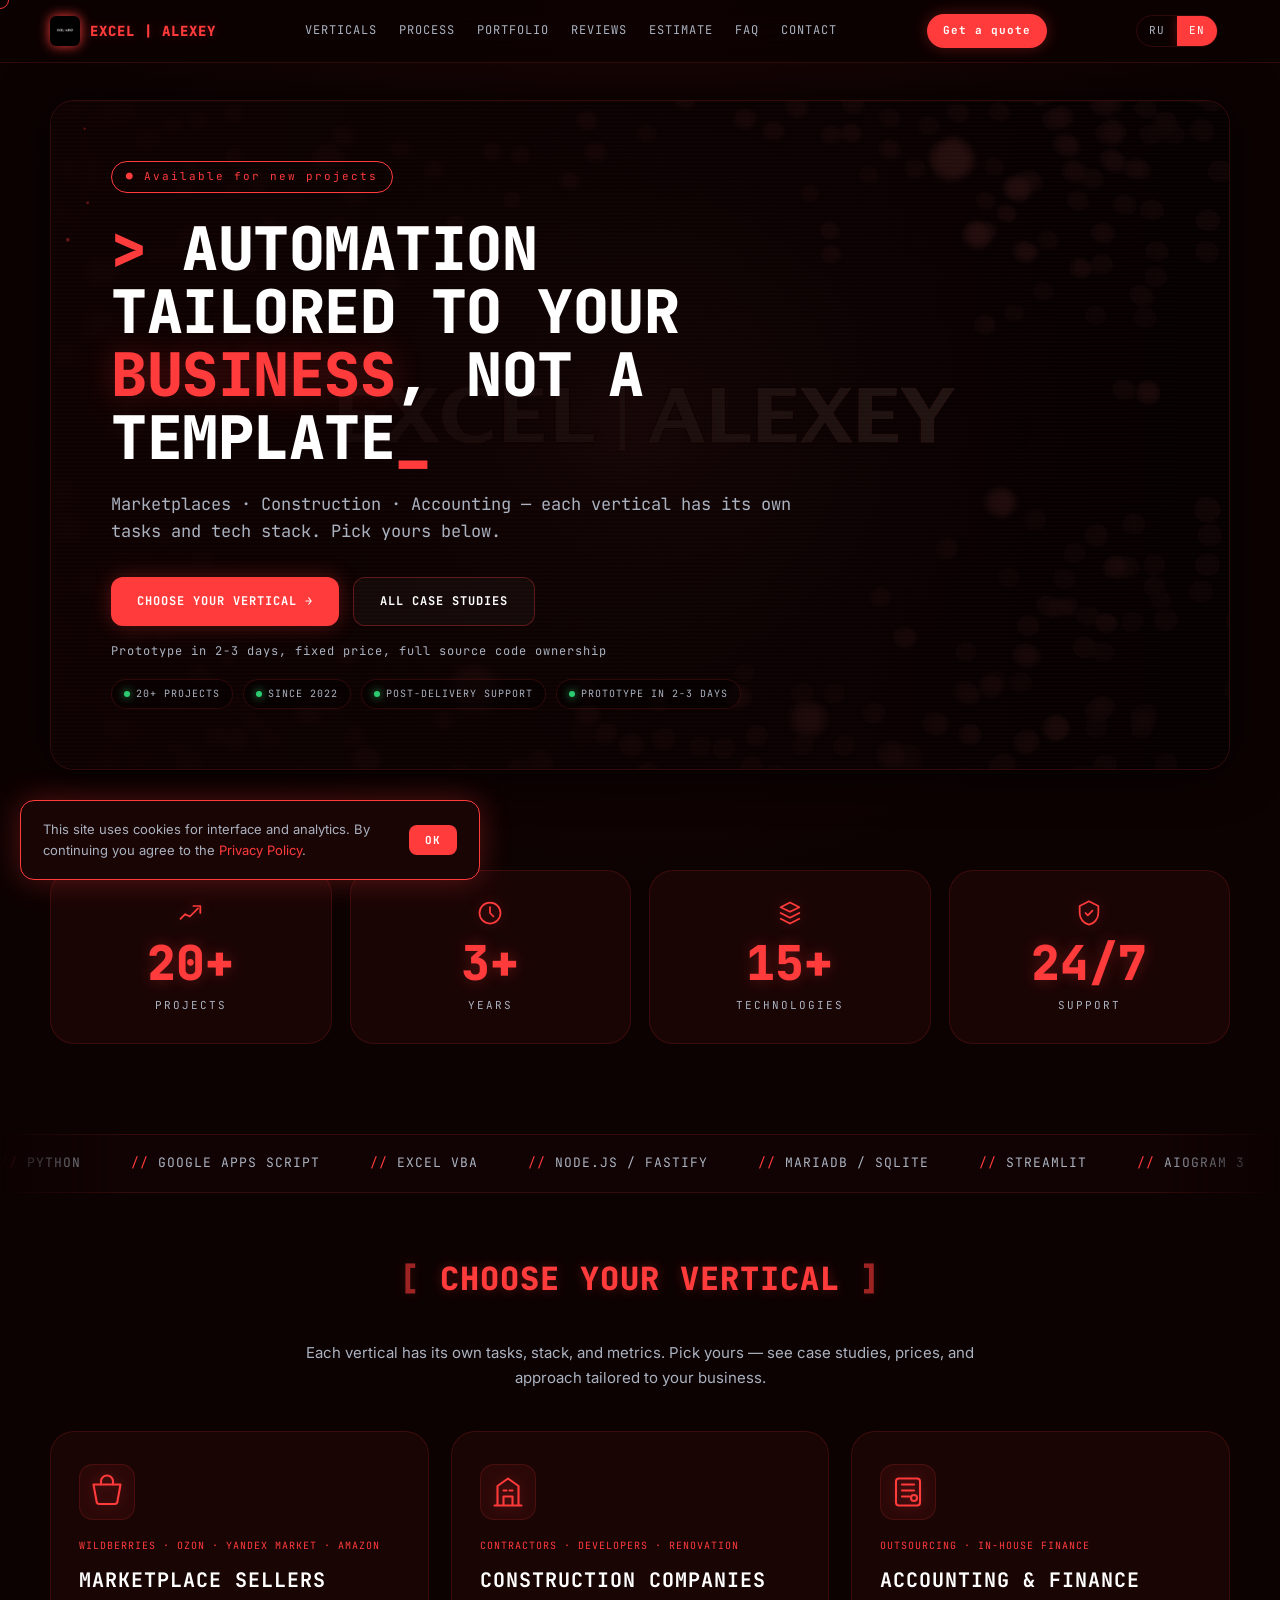
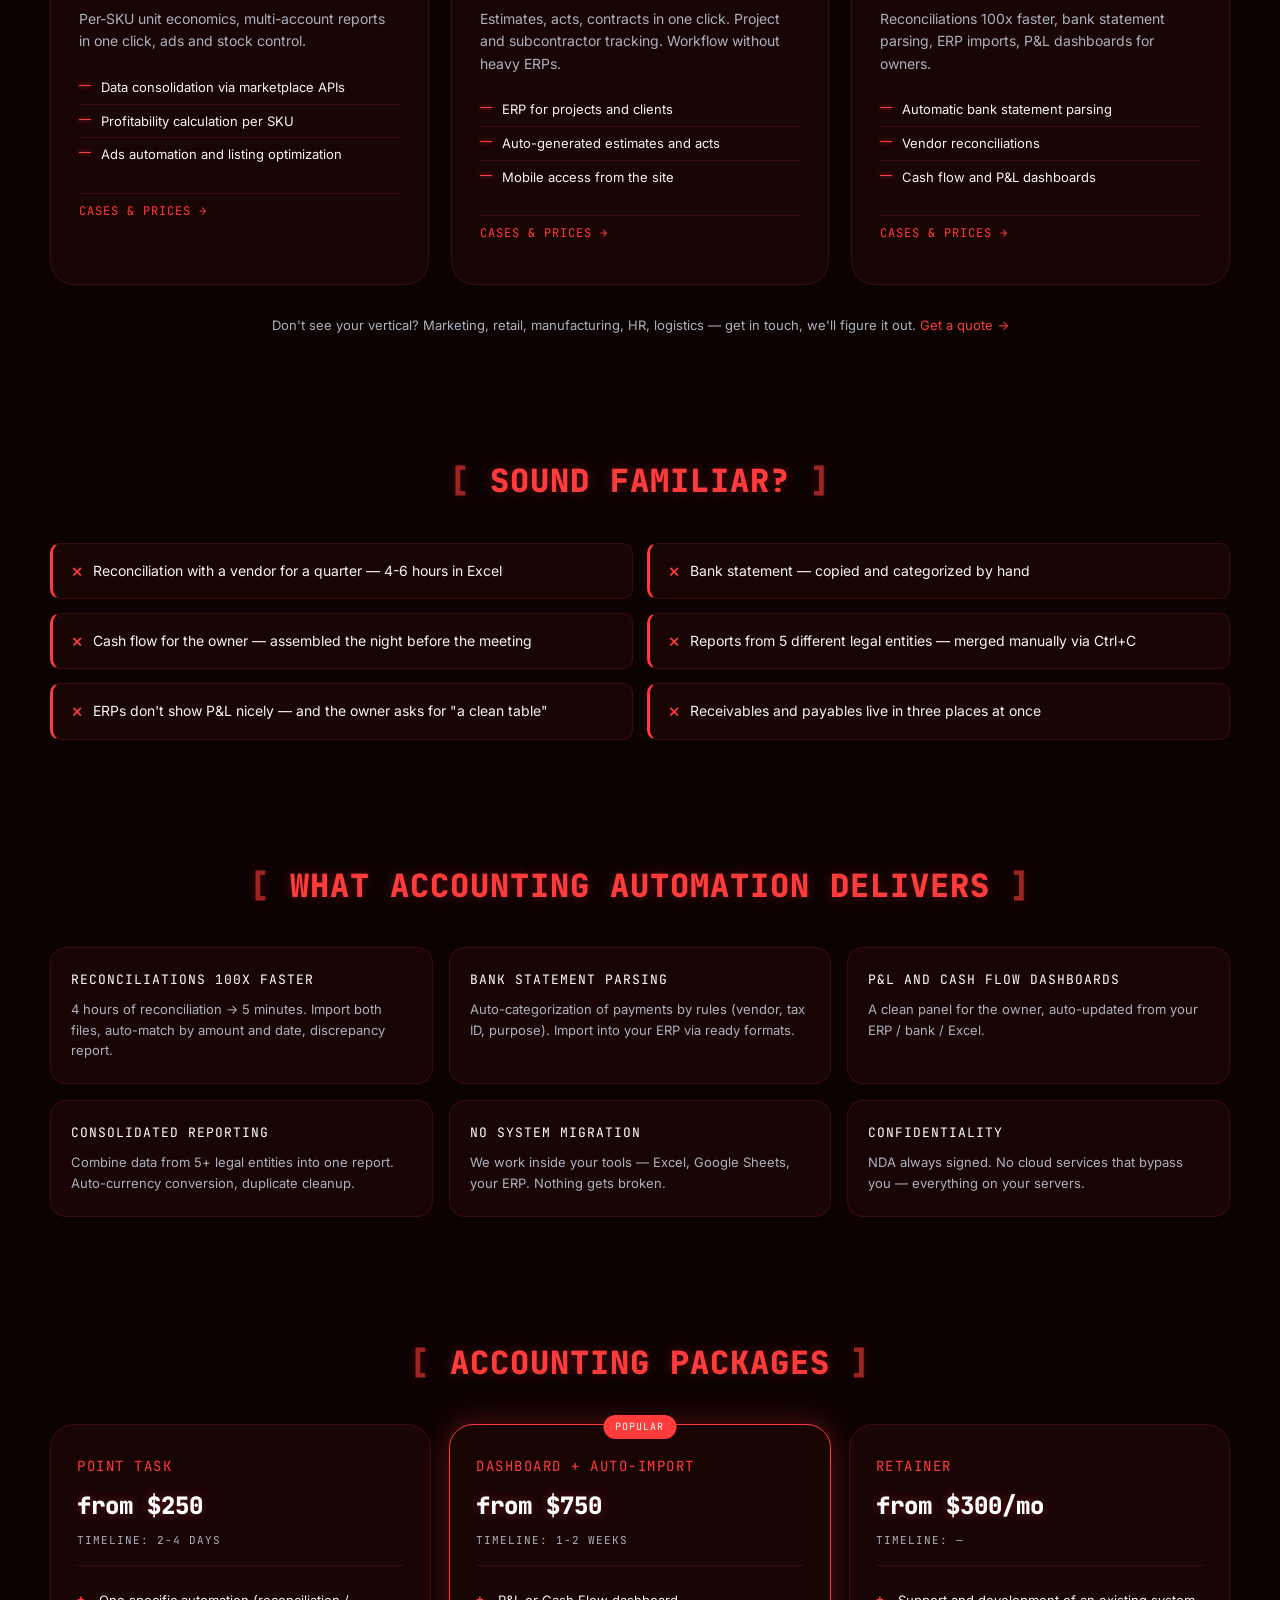
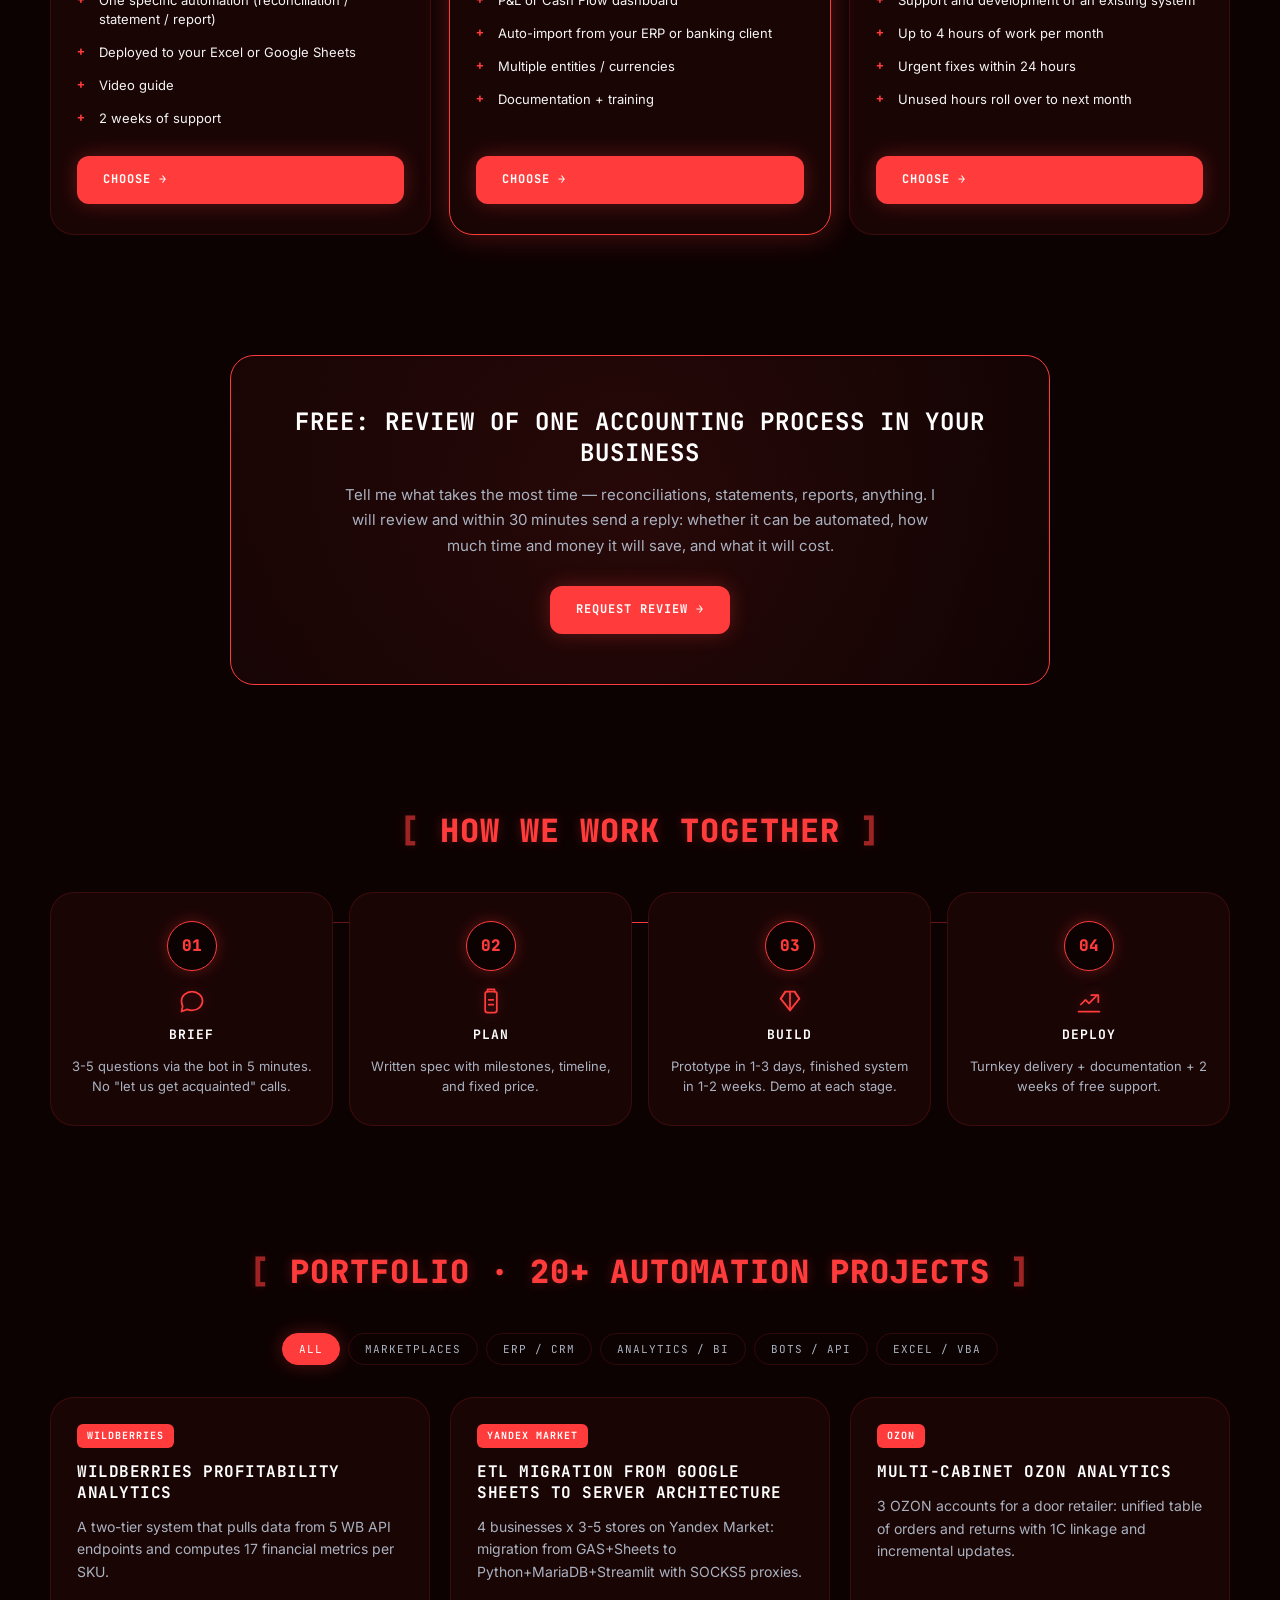
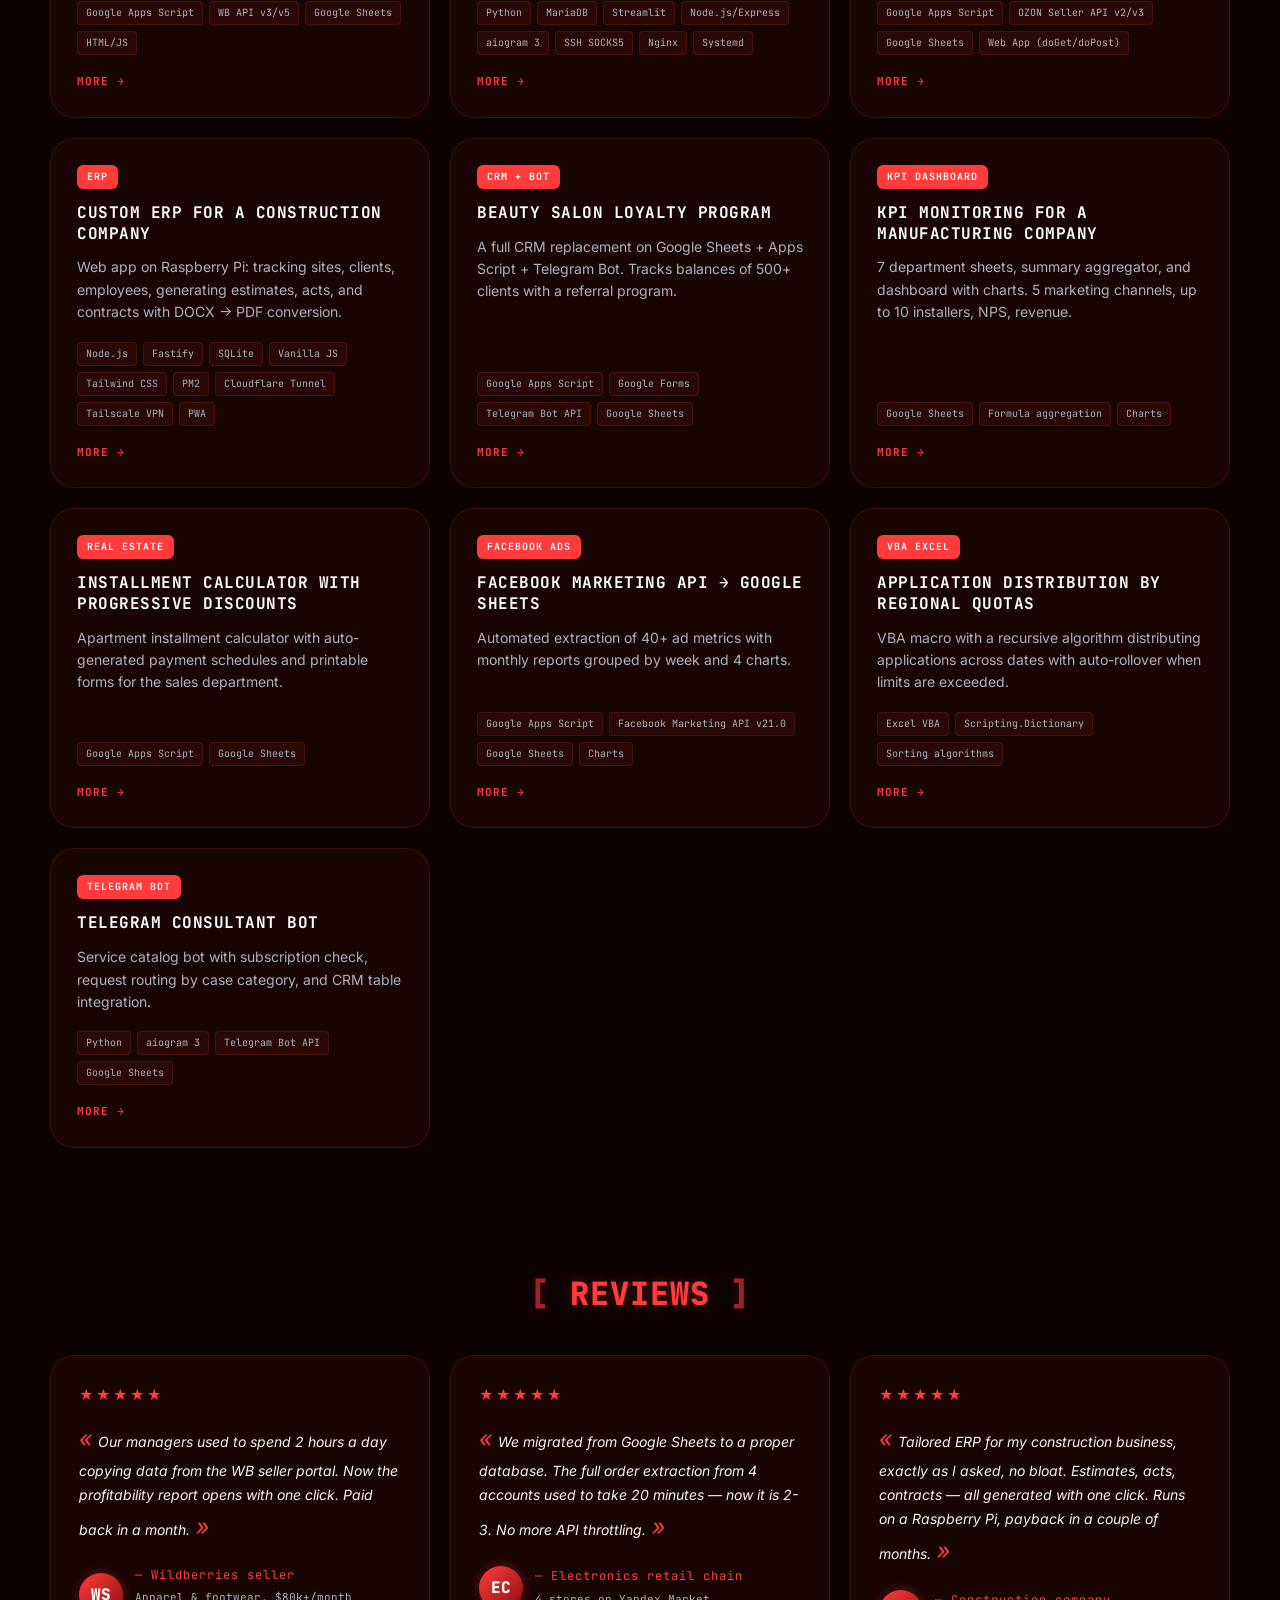
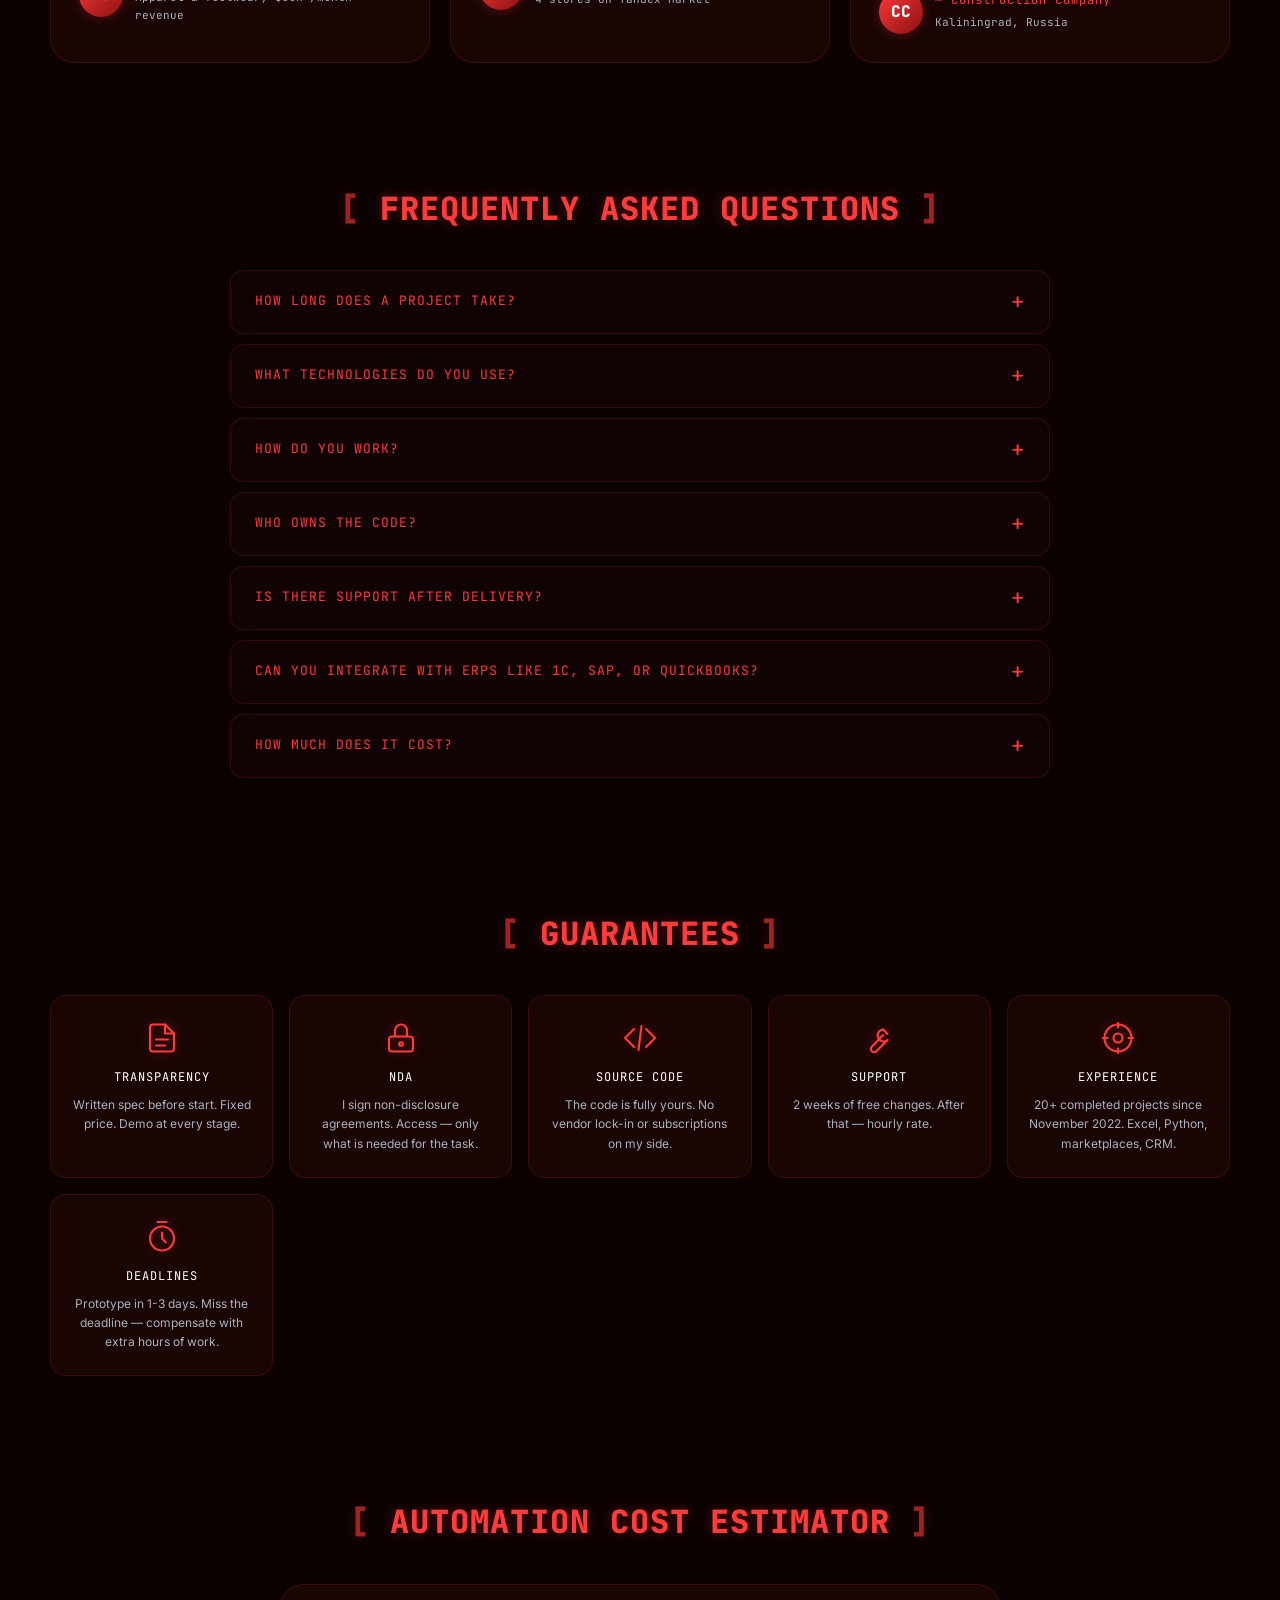
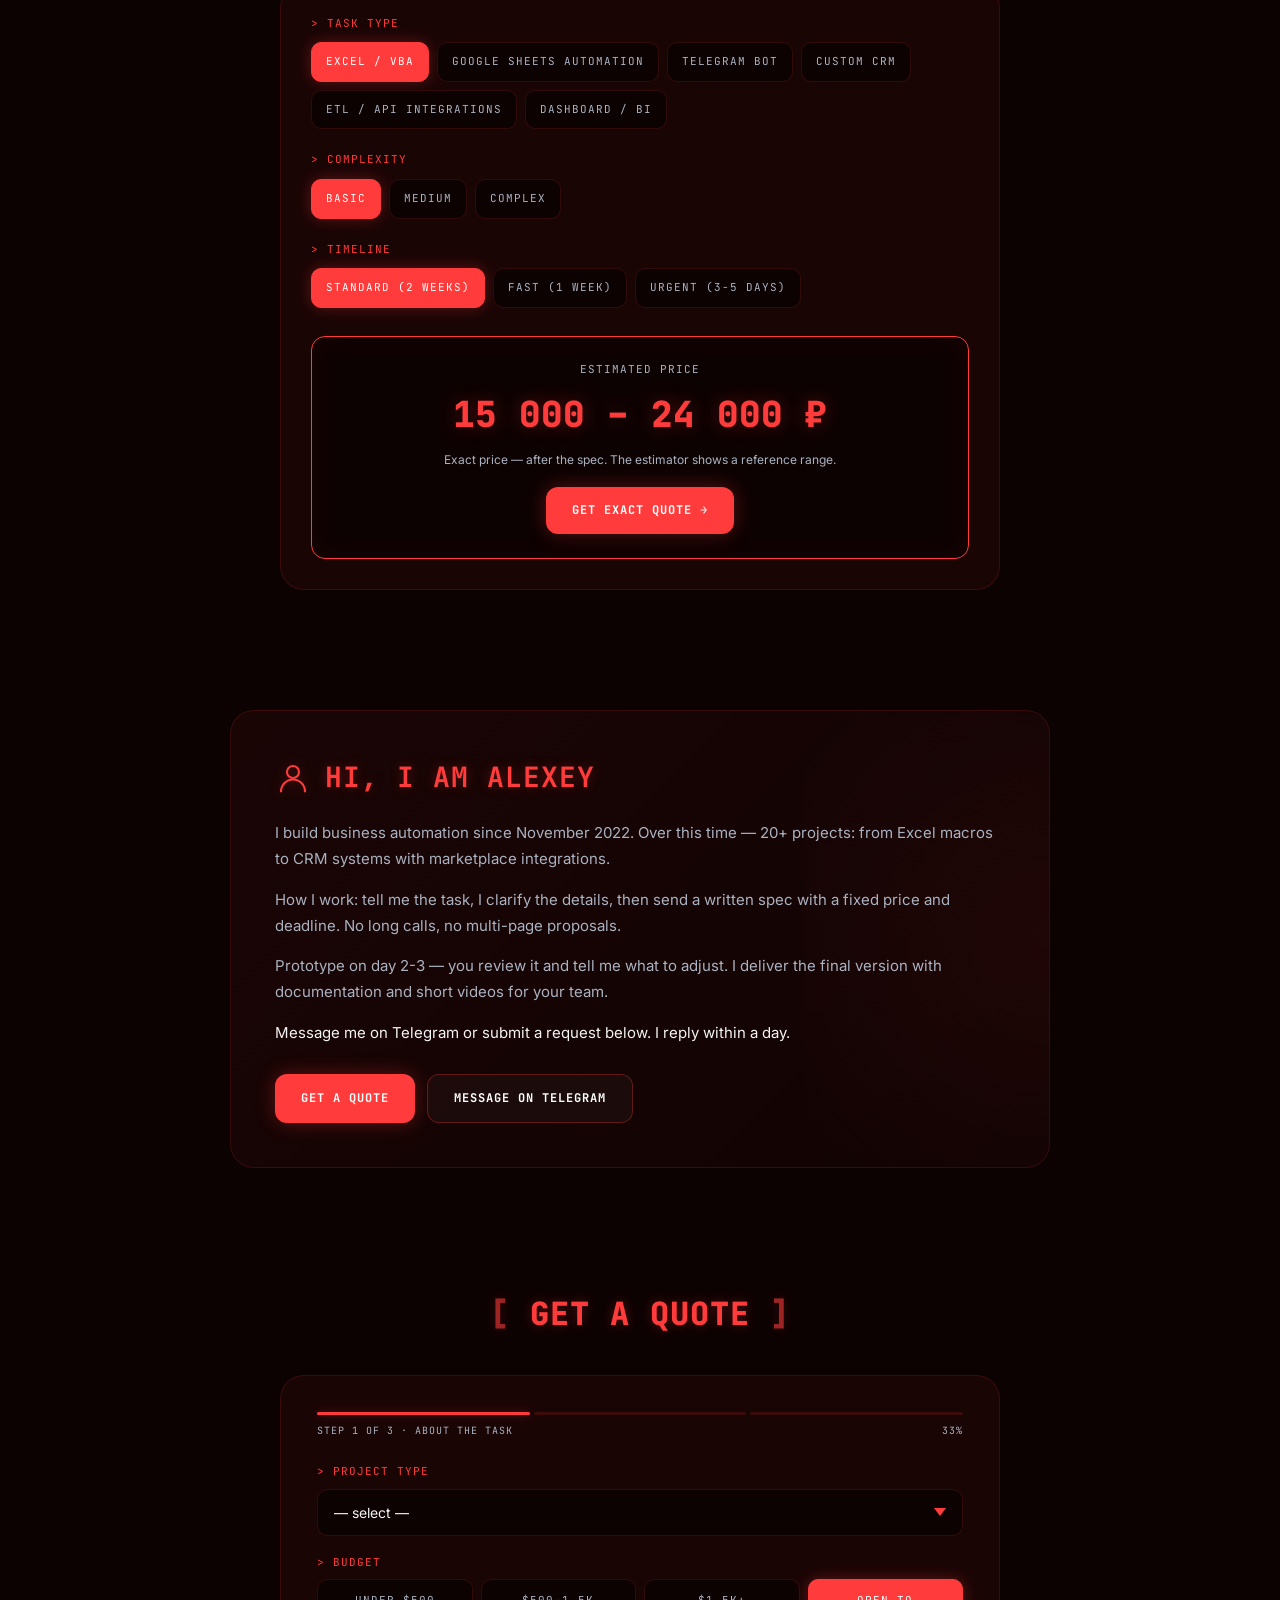
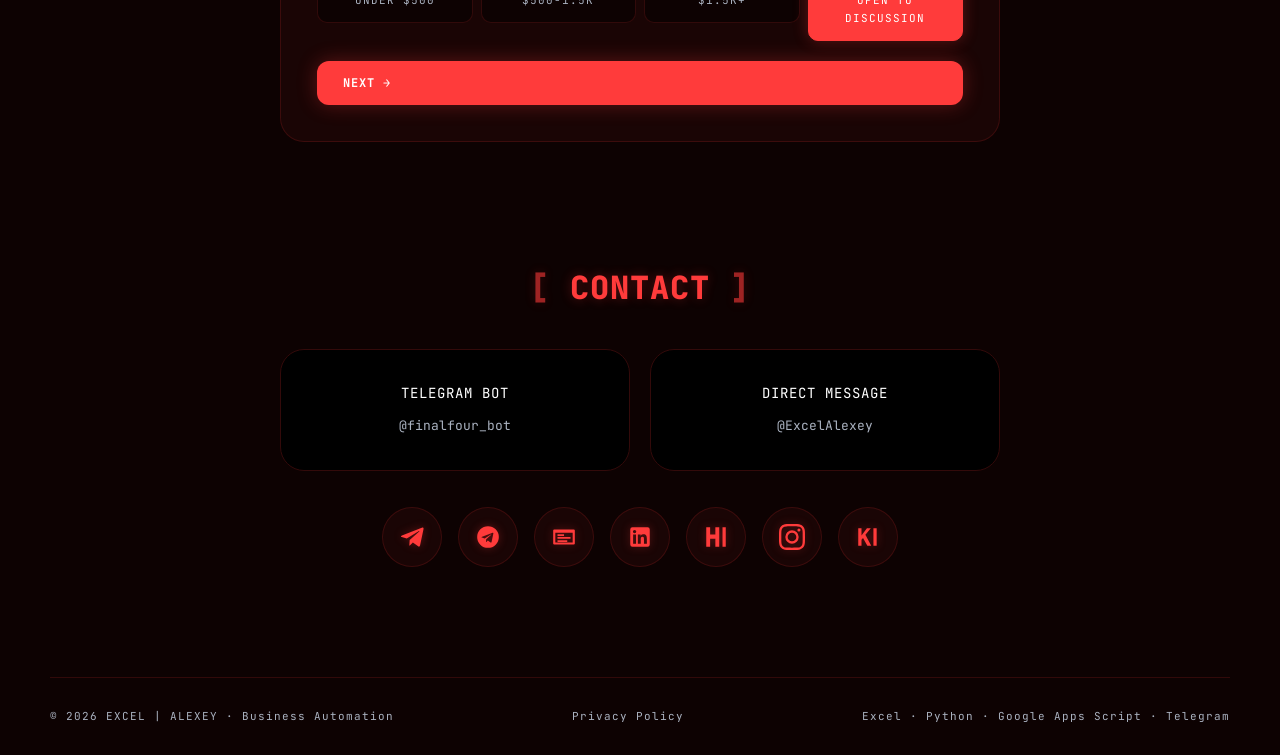
<file: en/accounting/index.html>
<!DOCTYPE html>
<html lang="en">
<head>
<meta charset="utf-8" />
<meta name="viewport" content="width=device-width, initial-scale=1.0" />
<!-- Google tag (gtag.js) -->
<script async src="https://www.googletagmanager.com/gtag/js?id=G-3XF21N7YJF"></script>
<script>
  window.dataLayer = window.dataLayer || [];
  function gtag(){dataLayer.push(arguments);}
  gtag('js', new Date());

  gtag('config', 'G-3XF21N7YJF');
</script>
<!-- Yandex.Metrika counter -->
<script type="text/javascript">
  (function(m,e,t,r,i,k,a){
      m[i]=m[i]||function(){(m[i].a=m[i].a||[]).push(arguments)};
      m[i].l=1*new Date();
      for (var j = 0; j < document.scripts.length; j++) {if (document.scripts[j].src === r) { return; }}
      k=e.createElement(t),a=e.getElementsByTagName(t)[0],k.async=1,k.src=r,a.parentNode.insertBefore(k,a)
  })(window, document,'script','https://mc.yandex.ru/metrika/tag.js?id=108996801', 'ym');

  ym(108996801, 'init', {ssr:true, webvisor:true, clickmap:true, ecommerce:"dataLayer", referrer: document.referrer, url: location.href, accurateTrackBounce:true, trackLinks:true});
</script>
<noscript><div><img src="https://mc.yandex.ru/watch/108996801" style="position:absolute; left:-9999px;" alt="" /></div></noscript>
<!-- /Yandex.Metrika counter -->
<!-- Auto-language detection (runs before render) -->
<script>
(function(){
  try {
    var saved = localStorage.getItem('preferred_lang');
    if (saved === 'en') return; // user explicitly chose EN
    if (saved === 'ru') {
      location.replace('/' + location.search + location.hash);
      return;
    }
    // First visit — detect by browser language
    var langs = (navigator.languages || [navigator.language || 'en']).map(function(l){return (l||'').toLowerCase().split('-')[0];});
    var slavic = ['ru','uk','be','kk','ky','tg','uz','az'];
    var isSlavic = langs.some(function(l){return slavic.indexOf(l) >= 0;});
    if (isSlavic) {
      location.replace('/' + location.search + location.hash);
    }
  } catch(e){}
})();
</script>
<meta name="google-site-verification" content="O84R7Kp4VEFQsmu5itda_h6VPmX3z3XzBydWqkqTWB4" />

<title>For Accountants and Finance Teams — Accounting | EXCEL ALEXEY</title>
<meta name="description" content="Automation for бухгалтерам и финансовым отделам. Reconciliations · Bank statement parsing · ERP import · Cash flow and P&L dashboards · Reports for owners." />
<meta name="keywords" content="business automation, custom CRM development, Google Apps Script, Excel VBA, Python automation, Telegram bot, marketplace API integration, ETL, dashboards, BI analytics" />
<meta name="author" content="Alexey, EXCEL | ALEXEY" />
<meta name="robots" content="index, follow, max-image-preview:large, max-snippet:-1, max-video-preview:-1" />
<meta name="googlebot" content="index, follow" />
<meta name="yandex" content="index, follow" />
<link rel="canonical" href="https://excelalexey-maker.github.io/en/accounting/" />

<!-- hreflang -->
<link rel="alternate" hreflang="ru" href="https://excelalexey-maker.github.io/accounting/" />
<link rel="alternate" hreflang="en" href="https://excelalexey-maker.github.io/en/accounting/" />
<link rel="alternate" hreflang="x-default" href="https://excelalexey-maker.github.io/" />

<meta property="og:type" content="website" />
<meta property="og:url" content="https://excelalexey-maker.github.io/en/" />
<meta property="og:title" content="For Accountants and Finance Teams — Accounting | EXCEL ALEXEY" />
<meta property="og:description" content="Automation for бухгалтерам и финансовым отделам. Reconciliations · Bank statement parsing · ERP import · Cash flow and P&L dashboards · Reports for owners." />
<meta property="og:image" content="https://excelalexey-maker.github.io/hero-poster.jpg" />
<meta property="og:image:width" content="1200" />
<meta property="og:image:height" content="630" />
<meta property="og:locale" content="en_US" />
<meta property="og:locale:alternate" content="ru_RU" />
<meta property="og:site_name" content="EXCEL | ALEXEY" />

<meta name="twitter:card" content="summary_large_image" />
<meta name="twitter:title" content="EXCEL | ALEXEY — Business Automation" />
<meta name="twitter:description" content="Excel/VBA, GAS, Python, MariaDB, Telegram bots, marketplace APIs." />
<meta name="twitter:image" content="https://excelalexey-maker.github.io/hero-poster.jpg" />

<meta name="geo.region" content="VN" />
<meta name="geo.placename" content="Remote worldwide" />
<meta name="theme-color" content="#0d0202" />
<meta name="format-detection" content="telephone=no" />

<link rel="icon" href="/favicon.ico" sizes="any" />
<link rel="icon" href="/favicon.svg" type="image/svg+xml" />
<link rel="apple-touch-icon" href="/apple-touch-icon.png" />
<link rel="manifest" href="/site.webmanifest" />

<link rel="preload" as="image" href="/hero-poster.jpg" fetchpriority="high" />
<link rel="preload" as="image" href="/Logo.png" />
<link rel="dns-prefetch" href="//mc.yandex.ru" />
<link rel="dns-prefetch" href="//www.googletagmanager.com" />
<link rel="dns-prefetch" href="//api.telegram.org" />

<link rel="preconnect" href="https://fonts.googleapis.com" />
<link rel="preconnect" href="https://fonts.gstatic.com" crossorigin />
<link href="https://fonts.googleapis.com/css2?family=Inter:wght@300;400;700;800&family=JetBrains+Mono:wght@400;700&display=swap" rel="stylesheet" />

<!-- ════════════════════════════════════════════════════════════════
     АНАЛИТИКА И UTM-ТРЕКИНГ
     ВАЖНО: подставь свои ID ниже:
       YM_ID  — ID счётчика Яндекс.Метрики (https://metrika.yandex.ru/)
       GA_ID  — Measurement ID Google Analytics 4 (формат G-XXXXXXXXXX)
     Если какой-то сервис не нужен — оставь "" (пустую строку), скрипт не загрузится.
     ════════════════════════════════════════════════════════════════ -->
<script>
window.ANALYTICS = {
  YM_ID: "108996801",          
  GA_ID: "G-3XF21N7YJF",         
  TG_BOT_TOKEN: "8294667687:AAEmJAEdW7NhufBKMhQ5bk4BBmMHZHsyN1o",   
  TG_CHAT_ID: "-1003757631462"       // твой chat_id (узнать через @userinfobot)
};

/* === ЗАХВАТ UTM-МЕТОК (хранятся 30 дней) === */
(function(){
  try {
    const params = new URLSearchParams(location.search);
    const utmKeys = ['utm_source','utm_medium','utm_campaign','utm_content','utm_term','gclid','yclid','fbclid'];
    const captured = {};
    utmKeys.forEach(k => { const v = params.get(k); if (v) captured[k] = v; });
    if (Object.keys(captured).length) {
      captured._first_visit = new Date().toISOString();
      captured._referrer = document.referrer || 'direct';
      captured._landing = location.pathname;
      localStorage.setItem('utm_data', JSON.stringify(captured));
      localStorage.setItem('utm_data_ts', Date.now().toString());
    }
    // протухание через 30 дней
    const ts = +localStorage.getItem('utm_data_ts') || 0;
    if (ts && (Date.now() - ts) > 30*24*60*60*1000) {
      localStorage.removeItem('utm_data');
      localStorage.removeItem('utm_data_ts');
    }
  } catch(e){}
})();

/* === ЕДИНАЯ ФУНКЦИЯ ОТПРАВКИ СОБЫТИЙ === */
window.trackEvent = function(category, action, label, value) {
  try {
    if (window.ym && window.ANALYTICS.YM_ID) {
      window.ym(window.ANALYTICS.YM_ID, 'reachGoal', action, { category, label, value });
    }
    if (window.gtag) {
      window.gtag('event', action, { event_category: category, event_label: label, value: value });
    }
    // лог в консоль для отладки
    console.log('[track]', category, action, label || '', value || '');
  } catch(e){}
};

/* === ЯНДЕКС.МЕТРИКА === */
if (window.ANALYTICS.YM_ID) {
  (function(m,e,t,r,i,k,a){m[i]=m[i]||function(){(m[i].a=m[i].a||[]).push(arguments)};
  m[i].l=1*new Date();
  for (var j = 0; j < document.scripts.length; j++) {if (document.scripts[j].src === r) { return; }}
  k=e.createElement(t),a=e.getElementsByTagName(t)[0],k.async=1,k.src=r,a.parentNode.insertBefore(k,a)})
  (window, document, "script", "https://mc.yandex.ru/metrika/tag.js", "ym");
  ym(window.ANALYTICS.YM_ID, "init", { clickmap:true, trackLinks:true, accurateTrackBounce:true, webvisor:true, ecommerce:"dataLayer" });
}

/* === GOOGLE ANALYTICS 4 === */
if (window.ANALYTICS.GA_ID) {
  const s = document.createElement('script');
  s.async = true;
  s.src = 'https://www.googletagmanager.com/gtag/js?id=' + window.ANALYTICS.GA_ID;
  document.head.appendChild(s);
  window.dataLayer = window.dataLayer || [];
  window.gtag = function(){ dataLayer.push(arguments); };
  gtag('js', new Date());
  gtag('config', window.ANALYTICS.GA_ID, { anonymize_ip: true });
}
</script>

<script type="application/ld+json">
{
  "@context": "https://schema.org",
  "@graph": [
    {
      "@type": "ProfessionalService",
      "@id": "https://excelalexey-maker.github.io/#business",
      "name": "EXCEL | ALEXEY — Business Automation",
      "alternateName": "Excel Alexey",
      "description": "Turnkey business automation: Excel/VBA, Google Apps Script, Python, MariaDB, Telegram bots, marketplace API integrations. 20+ projects since November 2022.",
      "url": "https://excelalexey-maker.github.io/en/",
      "image": "https://excelalexey-maker.github.io/hero-poster.jpg",
      "logo": "https://excelalexey-maker.github.io/Logo.png",
      "priceRange": "$$",
      "currenciesAccepted": "RUB, USD, EUR",
      "paymentAccepted": "Bank transfer, SBP, Cryptocurrency",
      "areaServed": [
        {"@type": "Country", "name": "Russia"},
        {"@type": "Country", "name": "Belarus"},
        {"@type": "Country", "name": "Kazakhstan"},
        {"@type": "AdministrativeArea", "name": "CIS"}
      ],
      "serviceArea": {"@type": "GeoCircle", "geoMidpoint": {"@type": "GeoCoordinates", "latitude": 55.7558, "longitude": 37.6173}, "geoRadius": 10000000},
      "knowsLanguage": ["ru", "en"],
      "provider": {"@id": "https://excelalexey-maker.github.io/#person"},
      "founder": {"@id": "https://excelalexey-maker.github.io/#person"},
      "aggregateRating": {
        "@type": "AggregateRating",
        "ratingValue": "5.0",
        "reviewCount": "18",
        "bestRating": "5",
        "worstRating": "1"
      },
      "hasOfferCatalog": {
        "@type": "OfferCatalog",
        "name": "Automation services",
        "itemListElement": [
          {"@type": "Offer", "itemOffered": {"@type": "Service", "name": "Custom CRM development", "description": "CRM systems tailored to client business processes. Stack: Python, Node.js, MariaDB."}, "priceSpecification": {"@type": "PriceSpecification", "minPrice": 80000, "priceCurrency": "RUB"}},
          {"@type": "Offer", "itemOffered": {"@type": "Service", "name": "Dashboards and analytics", "description": "BI dashboards on Streamlit, Google Looker Studio, Excel Power Query."}, "priceSpecification": {"@type": "PriceSpecification", "minPrice": 30000, "priceCurrency": "RUB"}},
          {"@type": "Offer", "itemOffered": {"@type": "Service", "name": "Marketplace API integration", "description": "Wildberries, Ozon, Yandex Market: orders, stock, prices, ads data extraction."}, "priceSpecification": {"@type": "PriceSpecification", "minPrice": 40000, "priceCurrency": "RUB"}},
          {"@type": "Offer", "itemOffered": {"@type": "Service", "name": "Telegram bots", "description": "Bots on aiogram 3 and Node.js: notifications, lead capture, CRM integrations."}, "priceSpecification": {"@type": "PriceSpecification", "minPrice": 25000, "priceCurrency": "RUB"}},
          {"@type": "Offer", "itemOffered": {"@type": "Service", "name": "Excel and VBA macros", "description": "Excel routine automation, custom functions, one-click reports."}, "priceSpecification": {"@type": "PriceSpecification", "minPrice": 15000, "priceCurrency": "RUB"}},
          {"@type": "Offer", "itemOffered": {"@type": "Service", "name": "ETL systems and data migration", "description": "Migration from Google Sheets to server databases (MariaDB, PostgreSQL)."}, "priceSpecification": {"@type": "PriceSpecification", "minPrice": 100000, "priceCurrency": "RUB"}}
        ]
      },
      "review": [
        {
          "@type": "Review",
          "reviewRating": {"@type": "Rating", "ratingValue": "5", "bestRating": "5"},
          "author": {"@type": "Person", "name": "Wildberries seller (apparel and footwear)"},
          "reviewBody": "Our managers used to spend 2 hours a day copying data from the WB seller portal. Now the profitability report for SKUs opens with one click. Paid back in a month."
        },
        {
          "@type": "Review",
          "reviewRating": {"@type": "Rating", "ratingValue": "5", "bestRating": "5"},
          "author": {"@type": "Person", "name": "Electronics retail chain"},
          "reviewBody": "We migrated from Google Sheets to a proper database. The full order extraction cycle from 4 accounts used to take 20 minutes — now it is 2-3."
        },
        {
          "@type": "Review",
          "reviewRating": {"@type": "Rating", "ratingValue": "5", "bestRating": "5"},
          "author": {"@type": "Person", "name": "Construction company, Kaliningrad"},
          "reviewBody": "Tailored ERP for my construction business, no bloat. Estimates, acts, contracts — everything generated with one click. Payback in a couple of months."
        }
      ],
      "sameAs": [
        "https://t.me/ExcelAlexey",
        "https://www.linkedin.com/in/excel-alexey/",
        "https://career.habr.com/excelalexey",
        "https://www.instagram.com/excelalexey/",
        "https://kwork.ru/user/excel_alexey"
      ]
    },
    {
      "@type": "Person",
      "@id": "https://excelalexey-maker.github.io/#person",
      "name": "Alexey",
      "alternateName": "Excel Alexey",
      "jobTitle": "Business Automation Specialist",
      "description": "Business automation specialist working since November 2022. 20+ completed projects: CRM systems, ETL pipelines, marketplace API integrations, Telegram bots.",
      "url": "https://excelalexey-maker.github.io/",
      "image": "https://excelalexey-maker.github.io/hero-poster.jpg",
      "knowsAbout": [
        "Python", "Google Apps Script", "Excel VBA", "Node.js",
        "MariaDB", "SQLite", "PostgreSQL", "Streamlit",
        "aiogram", "Telegram Bot API",
        "Wildberries API", "Ozon Seller API", "Yandex Market API",
        "ETL", "REST API", "Cloudflare Tunnel",
        "Business automation", "Marketplace unit economics"
      ],
      "knowsLanguage": ["ru", "en"],
      "hasOccupation": {
        "@type": "Occupation",
        "name": "Business Automation Specialist",
        "occupationLocation": {"@type": "Country", "name": "Russia"},
        "skills": "Python, VBA, Google Apps Script, Node.js, MariaDB, Telegram Bot API"
      },
      "sameAs": [
        "https://t.me/ExcelAlexey",
        "https://www.linkedin.com/in/excel-alexey/",
        "https://career.habr.com/excelalexey",
        "https://www.instagram.com/excelalexey/",
        "https://kwork.ru/user/excel_alexey"
      ]
    },
    {
      "@type": "WebSite",
      "@id": "https://excelalexey-maker.github.io/#website",
      "url": "https://excelalexey-maker.github.io/en/",
      "name": "EXCEL | ALEXEY",
      "inLanguage": ["en", "ru"],
      "publisher": {"@id": "https://excelalexey-maker.github.io/#person"}
    },
    {
      "@type": "BreadcrumbList",
      "@id": "https://excelalexey-maker.github.io/en/accounting/#breadcrumb",
      "itemListElement": [
        {"@type": "ListItem", "position": 1, "name": "Home", "item": "https://excelalexey-maker.github.io/en/"},
        {"@type": "ListItem", "position": 2, "name": "Services", "item": "https://excelalexey-maker.github.io/en/#process"},
        {"@type": "ListItem", "position": 3, "name": "Portfolio", "item": "https://excelalexey-maker.github.io/en/#cases"},
        {"@type": "ListItem", "position": 4, "name": "Contact", "item": "https://excelalexey-maker.github.io/en/#contact"}
      ]
    }
  ]
}
</script>

<script type="application/ld+json">
{
  "@context": "https://schema.org",
  "@type": "FAQPage",
  "mainEntity": [
    {"@type": "Question", "name": "How long does an automation project take?",
     "acceptedAnswer": {"@type": "Answer", "text": "Prototype in 1-3 days, finished project in 1-2 weeks depending on complexity. ETL systems and custom ERPs — 3-6 weeks."}},
    {"@type": "Question", "name": "What technologies do you use?",
     "acceptedAnswer": {"@type": "Answer", "text": "Python, Google Apps Script, VBA Excel, Node.js, SQL/MariaDB/SQLite, Telegram Bot API, REST APIs of marketplaces (Wildberries, Ozon, Yandex Market)."}},
    {"@type": "Question", "name": "How do you work?",
     "acceptedAnswer": {"@type": "Answer", "text": "Remotely worldwide. I work with individuals and businesses. Payment via bank transfer or cryptocurrency. Engagement details are agreed individually."}},
    {"@type": "Question", "name": "Who owns the code after project delivery?",
     "acceptedAnswer": {"@type": "Answer", "text": "The client owns it fully. I hand over source code, documentation, and operation instructions. No subscriptions or vendor lock-in."}},
    {"@type": "Question", "name": "Is there support after delivery?",
     "acceptedAnswer": {"@type": "Answer", "text": "2 weeks of free support and minor changes are included in the price. After that — hourly rate or monthly retainer."}},
    {"@type": "Question", "name": "Can you integrate 1C with marketplaces?",
     "acceptedAnswer": {"@type": "Answer", "text": "Yes, via REST API, OData, Excel/CSV export, or direct database connection. Integration of 1C with marketplaces, CRMs, and Telegram is feasible."}},
    {"@type": "Question", "name": "How much does automation cost?",
     "acceptedAnswer": {"@type": "Answer", "text": "Simple Google Sheets automation — from $200. Custom CRM — from $1,000. ETL system with backend — from $1,800. Exact price — after the spec."}}
  ]
}
</script>

<style>
:root {
  --bg: #0d0202;
  --card: #1a0505;
  --card-2: #110303;
  --accent: #ff3b3b;
  --accent-glow: rgba(255, 59, 59, 0.3);
  --text: #f4f4f4;
  --muted: #aab2c0;
  --border: rgba(255, 59, 59, 0.15);
  --container: 1180px;
  --r: 24px;
}
* { box-sizing: border-box; margin: 0; padding: 0; }
html { scroll-behavior: smooth; }
body {
  font-family: 'Inter', sans-serif;
  color: var(--text);
  background: var(--bg);
  line-height: 1.6;
  overflow-x: hidden;
}
body::before {
  content: ""; position: fixed; inset: 0; z-index: -1;
  background: radial-gradient(circle at 50% 30%, #1a0505 0%, #0d0202 70%);
  animation: bgPulse 10s infinite ease-in-out;
}
@keyframes bgPulse { 0%,100% { opacity: 0.85; } 50% { opacity: 1; } }
.container { width: min(var(--container), 100% - 40px); margin: 0 auto; }
a { text-decoration: none; color: inherit; transition: 0.3s; }
img { max-width: 100%; display: block; }
.mono, h1, h2, h3, .tag, .linkBtn, summary, .chip {
  font-family: 'JetBrains Mono', monospace; text-transform: uppercase; letter-spacing: 1px;
}

/* ── Прогресс скролла ── */
.scrollProgress {
  position: fixed; top: 0; left: 0; height: 2px;
  background: var(--accent); width: 0%; z-index: 9999;
  box-shadow: 0 0 10px var(--accent); transition: width 0.05s linear;
}

/* ── Кастомный курсор ── */
.cursor {
  position: fixed; width: 18px; height: 18px;
  border: 1px solid var(--accent); border-radius: 50%;
  pointer-events: none; z-index: 10000;
  transform: translate(-50%, -50%);
  transition: width 0.2s, height 0.2s, background 0.2s;
  mix-blend-mode: difference;
}
.cursor.active { width: 38px; height: 38px; background: rgba(255,59,59,0.15); }
@media (max-width: 820px), (pointer: coarse) { .cursor { display: none; } }

/* ── HEADER ── */
.siteHeader {
  position: fixed; top: 0; left: 0; right: 0; z-index: 1000;
  background: rgba(13, 2, 2, 0.9);
  backdrop-filter: blur(15px); -webkit-backdrop-filter: blur(15px);
  border-bottom: 1px solid var(--border);
  transition: transform 0.3s;
}
.siteHeader.hidden { transform: translateY(-100%); }
.siteHeader__inner { display: flex; align-items: center; justify-content: space-between; padding: 14px 0; }
.brand { display: flex; align-items: center; gap: 10px; }
.brand__logo { width: 30px; height: 30px; border-radius: 6px; filter: drop-shadow(0 0 6px var(--accent)); }
.brand__name { font-weight: 800; font-size: 14px; color: var(--accent); text-shadow: 0 0 10px var(--accent-glow); font-family: 'JetBrains Mono', monospace; letter-spacing: 1px; }

.nav { display: flex; gap: 22px; }
.nav__link { font-size: 12px; color: var(--muted); font-family: 'JetBrains Mono', monospace; letter-spacing: 1px; text-transform: uppercase; }
.nav__link:hover { color: var(--accent); text-shadow: 0 0 8px var(--accent); }

.headerCta {
  padding: 8px 16px; background: var(--accent); border-radius: 50px;
  font-size: 11px; font-weight: 700; color: #fff;
  box-shadow: 0 0 15px var(--accent-glow);
  font-family: 'JetBrains Mono', monospace; letter-spacing: 1px;
}
.headerCta:hover { transform: translateY(-2px); box-shadow: 0 0 25px var(--accent); }

.burger { display: none; width: 32px; height: 32px; cursor: pointer; flex-direction: column; justify-content: center; gap: 5px; padding: 0; background: none; border: none; }
.burger span { display: block; width: 22px; height: 2px; background: var(--accent); transition: 0.3s; box-shadow: 0 0 6px var(--accent); margin: 0 auto; }
.burger.open span:nth-child(1) { transform: translateY(7px) rotate(45deg); }
.burger.open span:nth-child(2) { opacity: 0; }
.burger.open span:nth-child(3) { transform: translateY(-7px) rotate(-45deg); }

/* ── HERO ── */
main { padding-top: 80px; }
.heroSection { padding: 20px 0 50px; }
.heroCard {
  position: relative; border-radius: var(--r); overflow: hidden;
  border: 1px solid rgba(255,59,59,0.2); background: #000;
  min-height: 540px; display: flex; align-items: center;
  box-shadow: 0 0 50px rgba(0,0,0,0.9);
  animation: borderGlow 4s infinite ease-in-out;
}
@keyframes borderGlow {
  0%,100% { border-color: rgba(255,59,59,0.2); box-shadow: 0 0 30px rgba(0,0,0,0.9); }
  50% { border-color: var(--accent); box-shadow: 0 0 40px rgba(255,59,59,0.2); }
}
.heroVideo {
  position: absolute; inset: 0; width: 100%; height: 100%;
  object-fit: cover; opacity: 0.45;
  filter: sepia(100%) saturate(300%) brightness(35%) hue-rotate(-50deg);
}
.heroOverlay {
  position: absolute; inset: 0; z-index: 2;
  background: linear-gradient(90deg, rgba(13,2,2,0.97) 0%, rgba(13,2,2,0.55) 70%, rgba(13,2,2,0.3) 100%);
}
.heroScanlines {
  position: absolute; inset: 0; z-index: 3; pointer-events: none;
  background: repeating-linear-gradient(0deg, transparent 0, transparent 2px, rgba(255,59,59,0.04) 3px, rgba(255,59,59,0.04) 4px);
  animation: scanShift 10s linear infinite;
}
@keyframes scanShift { from { background-position: 0 0; } to { background-position: 0 100px; } }

.heroContent { position: relative; z-index: 10; padding: 60px; max-width: 850px; width: 100%; }

.heroTag {
  display: inline-block; font-family: 'JetBrains Mono', monospace; font-size: 11px;
  color: var(--accent); border: 1px solid var(--accent);
  padding: 6px 14px; border-radius: 50px; margin-bottom: 24px;
  letter-spacing: 2px; animation: tagPulse 2s infinite;
}
.heroTag::before { content: "● "; }
@keyframes tagPulse { 0%,100% { box-shadow: 0 0 0 0 var(--accent-glow); } 50% { box-shadow: 0 0 20px 4px transparent; } }

.heroTitle {
  font-size: clamp(28px, 5.5vw, 60px); font-weight: 800;
  line-height: 1.05; margin-bottom: 22px; color: #fff;
  font-family: 'JetBrains Mono', monospace; letter-spacing: -0.5px;
}
.heroTitle::before { content: "> "; color: var(--accent); }
.heroTitle::after { content: "_"; color: var(--accent); animation: blink 1s infinite; }
@keyframes blink { 0%,100% { opacity: 1; } 50% { opacity: 0; } }
.heroTitle .accent { color: var(--accent); text-shadow: 0 0 30px var(--accent-glow); }

.heroSubtitle { font-family: 'JetBrains Mono', monospace; font-size: clamp(13px, 1.7vw, 17px); color: var(--muted); margin-bottom: 32px; }

.heroCtaRow { display: flex; gap: 14px; margin-bottom: 16px; flex-wrap: wrap; }
.btn {
  display: inline-flex; align-items: center; gap: 8px;
  padding: 14px 26px; border-radius: 12px;
  font-family: 'JetBrains Mono', monospace; font-weight: 700;
  font-size: 12px; text-transform: uppercase; letter-spacing: 1px;
  transition: 0.3s; border: none; cursor: pointer;
}
.btn--primary { background: var(--accent); color: #fff; box-shadow: 0 0 20px var(--accent-glow); }
.btn--primary:hover { transform: translateY(-3px); box-shadow: 0 0 35px var(--accent); }
.btn--ghost { border: 1px solid rgba(255,59,59,0.3); background: rgba(255,255,255,0.03); color: #fff; }
.btn--ghost:hover { border-color: var(--accent); background: rgba(255,59,59,0.1); transform: translateY(-2px); }

.heroNote { font-size: 12px; color: var(--muted); margin-top: 8px; font-family: 'JetBrains Mono', monospace; letter-spacing: 1px; }

/* ── СЕКЦИИ ── */
.section { padding: 60px 0; }
.h2 {
  font-size: clamp(20px, 3.5vw, 32px); font-weight: 800; color: var(--accent);
  margin-bottom: 36px; text-align: center; text-shadow: 0 0 12px var(--accent-glow);
}
.h2::before { content: "[ "; opacity: 0.6; }
.h2::after { content: " ]"; opacity: 0.6; }

/* ── METRICS ── */
.metrics {
  display: grid; grid-template-columns: repeat(4, 1fr); gap: 18px;
  padding: 30px 0;
}
.metric {
  text-align: center; padding: 28px 18px;
  background: var(--card); border: 1px solid var(--border);
  border-radius: var(--r); transition: 0.3s;
}
.metric:hover { border-color: var(--accent); box-shadow: 0 0 25px var(--accent-glow); transform: translateY(-4px); }
.metric__num {
  font-family: 'JetBrains Mono', monospace; font-size: clamp(30px, 4vw, 48px);
  font-weight: 800; color: var(--accent);
  text-shadow: 0 0 15px var(--accent-glow); line-height: 1; margin-bottom: 10px;
}
.metric__label {
  font-family: 'JetBrains Mono', monospace; font-size: 11px;
  color: var(--muted); text-transform: uppercase; letter-spacing: 2px;
}

/* ── ПАНЕЛИ ── */
.grid2 { display: grid; grid-template-columns: 1fr 1fr; gap: 20px; }
.panel { background: var(--card); padding: 32px; border-radius: var(--r); border: 1px solid var(--border); backdrop-filter: blur(10px); }
.ul li { margin-bottom: 12px; font-size: 14px; color: var(--muted); list-style: none; }
.ul li::before { content: "✓ "; color: var(--accent); font-weight: bold; }

/* ── СТЕК ── */
.stack {
  overflow: hidden; padding: 18px 0; border-top: 1px solid var(--border); border-bottom: 1px solid var(--border);
  background: rgba(26,5,5,0.4);
  -webkit-mask-image: linear-gradient(90deg, transparent 0%, #000 10%, #000 90%, transparent 100%);
          mask-image: linear-gradient(90deg, transparent 0%, #000 10%, #000 90%, transparent 100%);
}
.stack__track { display: flex; gap: 50px; animation: marquee 40s linear infinite; width: max-content; }
.stack__item {
  font-family: 'JetBrains Mono', monospace; font-size: 13px;
  color: var(--muted); white-space: nowrap; letter-spacing: 1px;
  text-transform: uppercase;
}
.stack__item::before { content: "// "; color: var(--accent); }
@keyframes marquee { from { transform: translateX(0); } to { transform: translateX(-50%); } }

/* ── PROCESS (4 этапа) ── */
.processGrid { display: grid; grid-template-columns: repeat(4, 1fr); gap: 16px; position: relative; }
.processGrid::before {
  content: ""; position: absolute; top: 30px; left: 10%; right: 10%; height: 1px;
  background: linear-gradient(90deg, transparent, var(--accent), transparent); z-index: 0;
}
.processStep {
  position: relative; padding: 28px 20px; text-align: center;
  background: var(--card); border-radius: var(--r); border: 1px solid var(--border); z-index: 1; transition: 0.3s;
}
.processStep:hover { border-color: var(--accent); transform: translateY(-6px); }
.processStep__num {
  width: 50px; height: 50px; margin: 0 auto 16px;
  border: 1px solid var(--accent); border-radius: 50%;
  display: flex; align-items: center; justify-content: center;
  font-family: 'JetBrains Mono', monospace; font-weight: 800; color: var(--accent);
  background: var(--bg); box-shadow: 0 0 15px var(--accent-glow);
}
.processStep__title { font-family: 'JetBrains Mono', monospace; font-size: 13px; font-weight: 700; color: #fff; margin-bottom: 10px; text-transform: uppercase; letter-spacing: 1px; }
.processStep__desc { font-size: 13px; color: var(--muted); line-height: 1.6; }

/* ── КЕЙСЫ ── */
.casesFilter { display: flex; flex-wrap: wrap; gap: 8px; justify-content: center; margin-bottom: 32px; }
.chip {
  padding: 8px 16px; border: 1px solid var(--border); border-radius: 50px;
  font-size: 11px; color: var(--muted); cursor: pointer; transition: 0.25s;
  background: transparent;
}
.chip:hover { color: var(--accent); border-color: var(--accent); }
.chip.active { background: var(--accent); color: #fff; border-color: var(--accent); box-shadow: 0 0 18px var(--accent-glow); }

.cards3 { display: grid; grid-template-columns: repeat(auto-fill, minmax(320px, 1fr)); gap: 20px; }
.card {
  background: var(--card); padding: 26px; border-radius: var(--r);
  border: 1px solid var(--border); display: flex; flex-direction: column;
  transition: 0.4s; cursor: pointer; position: relative; overflow: hidden;
}
.card::before {
  content: ""; position: absolute; inset: 0;
  background: linear-gradient(135deg, transparent 60%, rgba(255,59,59,0.08));
  opacity: 0; transition: 0.4s;
}
.card:hover::before { opacity: 1; }
.card:hover { border-color: var(--accent); transform: translateY(-8px); box-shadow: 0 12px 35px rgba(255,59,59,0.18); }
.card > * { position: relative; z-index: 1; }
.tag { background: var(--accent); font-size: 10px; padding: 4px 10px; border-radius: 6px; margin-bottom: 14px; display: inline-block; color: #fff; width: fit-content; font-weight: 700; }
.card__h3 { font-family: 'JetBrains Mono', monospace; font-size: 16px; margin-bottom: 12px; color: #fff; text-transform: uppercase; letter-spacing: 0.5px; line-height: 1.3; }
.card__p { font-size: 14px; color: var(--muted); margin-bottom: 18px; flex-grow: 1; }
.card__stack { display: flex; flex-wrap: wrap; gap: 6px; margin-bottom: 18px; }
.card__stack span {
  font-family: 'JetBrains Mono', monospace; font-size: 10px;
  padding: 3px 8px; border-radius: 4px;
  background: rgba(255,59,59,0.08); color: var(--muted); border: 1px solid var(--border);
}
.linkBtn { font-family: 'JetBrains Mono', monospace; font-size: 11px; color: var(--accent); font-weight: 700; letter-spacing: 1px; text-transform: uppercase; }
.linkBtn:hover { text-shadow: 0 0 10px var(--accent); }

/* ── МОДАЛКА КЕЙСА ── */
.modal {
  position: fixed; inset: 0; z-index: 9998; display: none;
  align-items: center; justify-content: center; padding: 20px;
  background: rgba(0,0,0,0.8); backdrop-filter: blur(8px);
}
.modal.open { display: flex; }
.modal__inner {
  background: var(--card); border: 1px solid var(--accent); border-radius: var(--r);
  max-width: 760px; width: 100%; max-height: 88vh; overflow-y: auto;
  padding: 36px; box-shadow: 0 0 50px var(--accent-glow); position: relative;
}
.modal__close {
  position: absolute; top: 16px; right: 16px; width: 36px; height: 36px;
  border: 1px solid var(--border); border-radius: 50%; background: transparent;
  color: var(--accent); cursor: pointer; font-size: 20px; line-height: 1;
}
.modal__close:hover { border-color: var(--accent); box-shadow: 0 0 15px var(--accent-glow); }
.modal__tag { background: var(--accent); font-size: 10px; padding: 4px 10px; border-radius: 6px; color: #fff; display: inline-block; margin-bottom: 14px; font-family: 'JetBrains Mono', monospace; font-weight: 700; }
.modal__title { font-family: 'JetBrains Mono', monospace; font-size: 22px; color: #fff; margin-bottom: 18px; text-transform: uppercase; line-height: 1.2; }
.modal h4 { font-family: 'JetBrains Mono', monospace; font-size: 13px; color: var(--accent); margin: 22px 0 10px; text-transform: uppercase; letter-spacing: 1px; }
.modal h4::before { content: "// "; opacity: 0.7; }
.modal p, .modal li { font-size: 14px; color: var(--muted); line-height: 1.7; }
.modal ul { padding-left: 20px; }
.modal ul li { margin-bottom: 6px; list-style: none; position: relative; }
.modal ul li::before { content: "▸"; color: var(--accent); position: absolute; left: -16px; }
.modal__stack { display: flex; flex-wrap: wrap; gap: 6px; margin-top: 12px; }
.modal__stack span { font-family: 'JetBrains Mono', monospace; font-size: 11px; padding: 4px 10px; border-radius: 4px; background: rgba(255,59,59,0.1); color: var(--text); border: 1px solid var(--border); }

/* ── ОТЗЫВЫ ── */
.testimonials { display: grid; grid-template-columns: repeat(auto-fit, minmax(280px, 1fr)); gap: 20px; }
.testimonial { background: var(--card); padding: 28px; border-radius: var(--r); border: 1px solid var(--border); transition: 0.3s; }
.testimonial:hover { border-color: var(--accent); }
.testimonial__quote { font-size: 14px; color: var(--text); line-height: 1.7; margin-bottom: 18px; font-style: italic; }
.testimonial__quote::before { content: "« "; color: var(--accent); font-size: 24px; }
.testimonial__quote::after { content: " »"; color: var(--accent); font-size: 24px; }
.testimonial__author { font-family: 'JetBrains Mono', monospace; font-size: 12px; color: var(--accent); letter-spacing: 1px; }
.testimonial__role { font-family: 'JetBrains Mono', monospace; font-size: 11px; color: var(--muted); margin-top: 4px; }

/* ── СОЦСЕТИ ── */
.socials { display: flex; flex-wrap: wrap; gap: 16px; justify-content: center; margin-top: 16px; }
.social {
  width: 60px; height: 60px; border: 1px solid var(--border); border-radius: 50%;
  display: flex; align-items: center; justify-content: center;
  background: var(--card); transition: 0.35s; position: relative;
  animation: socPulse 3s infinite ease-in-out;
}
.social:nth-child(2) { animation-delay: 0.3s; }
.social:nth-child(3) { animation-delay: 0.6s; }
.social:nth-child(4) { animation-delay: 0.9s; }
.social:nth-child(5) { animation-delay: 1.2s; }
.social:nth-child(6) { animation-delay: 1.5s; }
.social:nth-child(7) { animation-delay: 1.8s; }
.social:nth-child(8) { animation-delay: 2.1s; }
@keyframes socPulse {
  0%,100% { box-shadow: 0 0 0 0 var(--accent-glow); border-color: var(--border); }
  50% { box-shadow: 0 0 20px 4px transparent; border-color: rgba(255,59,59,0.4); }
}
.social svg { width: 26px; height: 26px; fill: var(--accent); transition: 0.3s; filter: drop-shadow(0 0 4px var(--accent-glow)); }
.social:hover { background: var(--accent); transform: translateY(-5px) scale(1.08); box-shadow: 0 0 30px var(--accent); border-color: var(--accent); }
.social:hover svg { fill: #fff; filter: drop-shadow(0 0 8px #fff); }

/* ── FAQ ── */
.faqItem { background: var(--card-2); border: 1px solid var(--border); border-radius: 14px; margin-bottom: 10px; padding: 20px 24px; transition: 0.3s; }
.faqItem:hover { border-color: rgba(255,59,59,0.3); }
.faqItem[open] { border-color: var(--accent); }
summary { font-size: 13px; cursor: pointer; color: var(--accent); outline: none; list-style: none; display: flex; justify-content: space-between; align-items: center; gap: 12px; }
summary::-webkit-details-marker { display: none; }
summary::after { content: "+"; color: var(--accent); font-family: 'JetBrains Mono', monospace; font-size: 22px; transition: 0.3s; line-height: 1; }
.faqItem[open] summary::after { transform: rotate(45deg); }
.faqBody { padding-top: 16px; color: var(--muted); font-size: 14px; line-height: 1.7; }

/* ── ФОРМА ── */
.form { background: var(--card); padding: 36px; border-radius: var(--r); border: 1px solid var(--border); max-width: 720px; margin: 0 auto; }
.form__row { margin-bottom: 18px; }
.form__row--grid { display: grid; grid-template-columns: 1fr 1fr; gap: 16px; }
.form label { display: block; font-family: 'JetBrains Mono', monospace; font-size: 11px; color: var(--accent); margin-bottom: 8px; letter-spacing: 1px; text-transform: uppercase; }
.form label::before { content: "> "; }
.form input, .form select, .form textarea {
  width: 100%; padding: 14px 16px; background: var(--bg);
  border: 1px solid var(--border); border-radius: 10px;
  color: var(--text); font-family: 'Inter', sans-serif; font-size: 14px;
  transition: 0.25s;
}
.form input:focus, .form select:focus, .form textarea:focus {
  outline: none; border-color: var(--accent); box-shadow: 0 0 0 3px var(--accent-glow);
}
.form textarea { resize: vertical; min-height: 110px; font-family: 'Inter', sans-serif; }
.form select { cursor: pointer; appearance: none; -webkit-appearance: none; background-image: url("data:image/svg+xml,%3Csvg xmlns='http://www.w3.org/2000/svg' width='12' height='8' viewBox='0 0 12 8'%3E%3Cpath fill='%23ff3b3b' d='M6 8L0 0h12z'/%3E%3C/svg%3E"); background-repeat: no-repeat; background-position: calc(100% - 16px) center; padding-right: 40px; }

.budgetGroup { display: grid; grid-template-columns: repeat(auto-fit, minmax(140px, 1fr)); gap: 8px; }
.budgetGroup label { display: block; cursor: pointer; margin: 0; }
.budgetGroup label::before { content: ""; }
.budgetGroup input[type="radio"] { display: none; }
.budgetGroup label span {
  display: block; padding: 12px; text-align: center;
  background: var(--bg); border: 1px solid var(--border); border-radius: 10px;
  font-family: 'JetBrains Mono', monospace; font-size: 11px; color: var(--muted);
  transition: 0.25s; text-transform: uppercase; letter-spacing: 1px;
}
.budgetGroup label:hover span { border-color: rgba(255,59,59,0.4); color: var(--text); }
.budgetGroup input[type="radio"]:checked + span { background: var(--accent); color: #fff; border-color: var(--accent); box-shadow: 0 0 15px var(--accent-glow); }

.checkboxRow { display: flex; align-items: flex-start; gap: 10px; font-size: 13px; color: var(--muted); cursor: pointer; }
.checkboxRow input[type="checkbox"] { margin-top: 3px; accent-color: var(--accent); width: 16px; height: 16px; cursor: pointer; flex-shrink: 0; }
.checkboxRow a { color: var(--accent); text-decoration: underline; text-underline-offset: 2px; }
.checkboxRow a:hover { text-shadow: 0 0 8px var(--accent-glow); }

.formStatus { margin-top: 16px; padding: 14px; border-radius: 10px; font-family: 'JetBrains Mono', monospace; font-size: 12px; display: none; }
.formStatus.show { display: block; }
.formStatus.ok { background: rgba(46,204,113,0.1); border: 1px solid rgba(46,204,113,0.4); color: #2ecc71; }
.formStatus.err { background: rgba(255,59,59,0.1); border: 1px solid var(--accent); color: var(--accent); }

/* ── CONTACTS ── */
.contactsGrid { display: grid; grid-template-columns: 1fr 1fr; gap: 20px; max-width: 720px; margin: 0 auto 36px; }
.contactCard {
  background: #000; border: 1px solid #330a0a; padding: 32px; border-radius: var(--r);
  text-align: center; transition: 0.4s; display: block;
}
.contactCard:hover { border-color: var(--accent); box-shadow: 0 0 30px var(--accent-glow); transform: translateY(-4px); }
.contactK { display: block; font-family: 'JetBrains Mono', monospace; font-size: 14px; color: #fff; margin-bottom: 8px; text-transform: uppercase; letter-spacing: 1px; }
.contactV { font-family: 'JetBrains Mono', monospace; color: var(--muted); font-size: 13px; }

/* ── FOOTER ── */
.footer {
  margin-top: 50px; padding: 30px 0; border-top: 1px solid var(--border);
  display: flex; justify-content: space-between; align-items: center; gap: 16px; flex-wrap: wrap;
  font-size: 11px; color: var(--muted); font-family: 'JetBrains Mono', monospace; letter-spacing: 1px;
}
.footer a { color: var(--muted); }
.footer a:hover { color: var(--accent); }

/* ── REVEAL ── */
.reveal { opacity: 0; transform: translateY(30px); transition: opacity 0.8s ease, transform 0.8s ease; }
.reveal.in { opacity: 1; transform: translateY(0); }

/* ── COOKIE ── */
.cookie {
  position: fixed; bottom: 20px; left: 20px; right: 20px; z-index: 9000;
  max-width: 460px; background: var(--card); border: 1px solid var(--accent);
  padding: 18px 22px; border-radius: 14px; box-shadow: 0 0 30px var(--accent-glow);
  font-size: 13px; color: var(--muted);
  display: none; align-items: center; gap: 14px;
}
.cookie.show { display: flex; }
.cookie button { padding: 8px 16px; background: var(--accent); border: none; border-radius: 8px; color: #fff; font-family: 'JetBrains Mono', monospace; font-size: 11px; font-weight: 700; cursor: pointer; text-transform: uppercase; letter-spacing: 1px; flex-shrink: 0; }
.cookie button:hover { box-shadow: 0 0 15px var(--accent-glow); }

/* ── МОБИЛКА ── */
@media (max-width: 980px) {
  .processGrid, .metrics { grid-template-columns: repeat(2, 1fr); }
  .processGrid::before { display: none; }
}
@media (max-width: 820px) {
  .nav { display: none; }
  .burger { display: flex; }
  .nav.mobile {
    display: flex; position: fixed; top: 60px; left: 0; right: 0;
    background: rgba(13,2,2,0.98); backdrop-filter: blur(20px);
    flex-direction: column; padding: 30px; gap: 20px; border-bottom: 1px solid var(--accent);
    z-index: 999;
  }
  .nav.mobile .nav__link { font-size: 15px; padding: 8px; }

  .heroCard { aspect-ratio: 9/16; min-height: 580px; }
  .heroOverlay { background: linear-gradient(180deg, rgba(13,2,2,0.65) 0%, rgba(13,2,2,0.97) 100%); }
  .heroContent { padding: 28px; text-align: center; justify-content: flex-end; padding-bottom: 60px; width: 100%; align-self: flex-end; }
  .heroCtaRow { justify-content: center; }
  .btn { width: 100%; justify-content: center; }

  .grid2, .form__row--grid { grid-template-columns: 1fr; }
  .panel { text-align: center; }
  .ul li { text-align: left; }

  .contactsGrid { grid-template-columns: 1fr; }
  .h2::before, .h2::after { opacity: 0.3; }

  .form { padding: 26px 22px; }
  .modal__inner { padding: 26px 22px; }
  .footer { flex-direction: column; text-align: center; }
}
@media (max-width: 480px) {
  .metrics { grid-template-columns: 1fr 1fr; gap: 10px; }
  .metric { padding: 18px 10px; }
  .heroContent { padding: 22px; padding-bottom: 50px; }
}

/* ═══════════════════════════════════════════════════════════
   НОВЫЕ ЭЛЕМЕНТЫ — В ТОЙ ЖЕ СТИЛИСТИКЕ (терминал, #ff3b3b)
   ═══════════════════════════════════════════════════════════ */

.heroParticles { position: absolute; inset: 0; z-index: 4; pointer-events: none; opacity: 0.6; }

/* ── Language switcher ── */
.langSwitch {
  display: inline-flex; gap: 0; border: 1px solid var(--border); border-radius: 50px;
  overflow: hidden; margin-right: 12px;
}
.langSwitch a {
  padding: 6px 12px; font-family: 'JetBrains Mono', monospace; font-size: 11px;
  color: var(--muted); letter-spacing: 1px; text-transform: uppercase; transition: 0.2s;
}
.langSwitch a.active { background: var(--accent); color: #fff; box-shadow: 0 0 12px var(--accent-glow); }
.langSwitch a:not(.active):hover { color: var(--accent); }
@media (max-width: 820px) {
  .langSwitch { margin-right: 8px; }
  .langSwitch a { padding: 5px 9px; font-size: 10px; }
}

/* ── Неоновые SVG-иконки (единый стиль) ── */
.nIcon {
  width: 28px; height: 28px;
  stroke: var(--accent); stroke-width: 1.5; fill: none;
  stroke-linecap: round; stroke-linejoin: round;
  filter: drop-shadow(0 0 6px var(--accent-glow));
  transition: 0.3s;
}
.nIcon--lg { width: 36px; height: 36px; stroke-width: 1.4; }
.nIcon--sm { width: 18px; height: 18px; stroke-width: 1.5; }
.metric:hover .nIcon, .processStep:hover .nIcon, .guaranteeCard:hover .nIcon, .benefitItem:hover .nIcon {
  filter: drop-shadow(0 0 12px var(--accent));
  transform: scale(1.1);
}

.trustRow { display: flex; flex-wrap: wrap; gap: 10px; margin-top: 18px; }
.trustBadge {
  display: inline-flex; align-items: center; gap: 6px;
  padding: 6px 12px; border: 1px solid var(--border); border-radius: 50px;
  font-family: 'JetBrains Mono', monospace; font-size: 10px;
  color: var(--muted); letter-spacing: 1px; background: rgba(0,0,0,0.4);
  text-transform: uppercase;
}
.trustBadge::before { content: ""; width: 6px; height: 6px; border-radius: 50%; background: #2ecc71; box-shadow: 0 0 8px #2ecc71; animation: pulseDot 2s infinite; }
@keyframes pulseDot { 0%,100% { opacity: 1; } 50% { opacity: 0.4; } }

.metric__icon { font-size: 22px; margin-bottom: 6px; opacity: 0.7; transition: 0.3s; }
.metric:hover .metric__icon { opacity: 1; transform: scale(1.15); }
.metric .nIcon { display: block; margin: 0 auto 12px; }
.processStep .nIcon { display: block; margin: 0 auto 10px; }
.guaranteeCard .nIcon { display: block; margin: 0 auto 12px; }
.leadMagnet .nIcon { display: block; margin-bottom: 14px; }
.aboutBlock .nIcon { flex-shrink: 0; }

.benefitsGrid {
  display: grid; grid-template-columns: repeat(3, 1fr); gap: 16px;
  margin-top: 30px;
}
.benefitItem {
  background: var(--card); border: 1px solid var(--border); border-radius: 16px;
  padding: 22px 20px; transition: 0.3s;
}
.benefitItem:hover { border-color: var(--accent); transform: translateY(-4px); box-shadow: 0 0 25px var(--accent-glow); }
.benefitItem__icon {
  width: 44px; height: 44px; border-radius: 12px; background: rgba(255,59,59,0.1);
  border: 1px solid var(--border); display: flex; align-items: center; justify-content: center;
  font-size: 20px; margin-bottom: 14px;
}
.benefitItem__title { font-family: 'JetBrains Mono', monospace; font-size: 13px; color: #fff; margin-bottom: 8px; text-transform: uppercase; letter-spacing: 1px; }
.benefitItem__desc { font-size: 13px; color: var(--muted); line-height: 1.6; }

.processStep__icon { font-size: 24px; margin-bottom: 10px; display: block; }

.testimonial__stars { color: var(--accent); margin-bottom: 12px; letter-spacing: 2px; font-size: 14px; }
.testimonial__avatar {
  width: 44px; height: 44px; border-radius: 50%;
  background: linear-gradient(135deg, var(--accent), #8a1010);
  display: inline-flex; align-items: center; justify-content: center;
  font-family: 'JetBrains Mono', monospace; font-weight: 800; color: #fff;
  flex-shrink: 0; box-shadow: 0 0 12px var(--accent-glow);
}
.testimonial__authorRow { display: flex; align-items: center; gap: 12px; }
.testimonial__authorRow > div { display: flex; flex-direction: column; }

.formProgress {
  display: flex; gap: 4px; margin-bottom: 8px;
}
.formProgress__step {
  flex: 1; height: 3px; background: var(--border); border-radius: 2px; transition: 0.4s;
}
.formProgress__step.done, .formProgress__step.active {
  background: var(--accent); box-shadow: 0 0 10px var(--accent-glow);
}
.formProgress__label {
  display: flex; justify-content: space-between; margin-bottom: 24px;
  font-family: 'JetBrains Mono', monospace; font-size: 10px;
  color: var(--muted); letter-spacing: 1px; text-transform: uppercase;
}
.formStep { display: none; animation: fadeStep 0.4s ease; }
.formStep.active { display: block; }
@keyframes fadeStep { from { opacity: 0; transform: translateX(20px); } to { opacity: 1; transform: translateX(0); } }
.formNav { display: flex; gap: 12px; margin-top: 20px; }
.formNav .btn { flex: 1; }

.calc {
  background: var(--card); border: 1px solid var(--border); border-radius: var(--r);
  padding: 30px; max-width: 720px; margin: 0 auto;
}
.calc__row { margin-bottom: 22px; }
.calc__row label { display: block; font-family: 'JetBrains Mono', monospace; font-size: 11px; color: var(--accent); margin-bottom: 10px; letter-spacing: 1px; text-transform: uppercase; }
.calc__row label::before { content: "> "; }
.calc__chips { display: flex; flex-wrap: wrap; gap: 8px; }
.calc__chip {
  padding: 10px 14px; border: 1px solid var(--border); border-radius: 10px;
  font-family: 'JetBrains Mono', monospace; font-size: 11px; color: var(--muted);
  cursor: pointer; transition: 0.25s; background: var(--bg); user-select: none;
  text-transform: uppercase; letter-spacing: 1px;
}
.calc__chip:hover { border-color: rgba(255,59,59,0.4); color: var(--text); }
.calc__chip.active { background: var(--accent); color: #fff; border-color: var(--accent); box-shadow: 0 0 15px var(--accent-glow); }
.calc__result {
  margin-top: 28px; padding: 24px; background: var(--bg);
  border: 1px solid var(--accent); border-radius: 14px; text-align: center;
  box-shadow: inset 0 0 30px rgba(255,59,59,0.05);
}
.calc__resultLabel { font-family: 'JetBrains Mono', monospace; font-size: 11px; color: var(--muted); letter-spacing: 1px; text-transform: uppercase; margin-bottom: 8px; }
.calc__resultValue {
  font-family: 'JetBrains Mono', monospace; font-size: clamp(24px, 4vw, 36px); font-weight: 800;
  color: var(--accent); text-shadow: 0 0 20px var(--accent-glow); margin-bottom: 6px;
}
.calc__resultNote { font-size: 12px; color: var(--muted); }
.calc__cta { margin-top: 18px; }

/* ── Блок "Обо мне" ── */
.aboutBlock {
  background: linear-gradient(135deg, var(--card) 0%, var(--card-2) 100%);
  border: 1px solid var(--border); border-radius: var(--r);
  padding: 44px; max-width: 820px; margin: 0 auto;
  position: relative; overflow: hidden;
}
.aboutBlock::before {
  content: ""; position: absolute; top: -50%; right: -30%; width: 60%; height: 200%;
  background: radial-gradient(circle, var(--accent-glow) 0%, transparent 60%);
  opacity: 0.18; pointer-events: none;
}
.aboutBlock > * { position: relative; z-index: 1; }
.aboutBlock__head { display: flex; align-items: center; gap: 14px; margin-bottom: 20px; }
.aboutBlock__title {
  font-family: 'JetBrains Mono', monospace; font-size: clamp(20px, 3vw, 28px);
  color: var(--accent); text-transform: uppercase; letter-spacing: 1px;
  text-shadow: 0 0 12px var(--accent-glow);
}
.aboutBlock__text p {
  color: var(--muted); font-size: 15px; line-height: 1.75; margin-bottom: 14px;
}
.aboutBlock__text p:last-child { margin-bottom: 0; color: var(--text); }
.aboutBlock__cta {
  display: flex; gap: 12px; flex-wrap: wrap; margin-top: 28px;
}
@media (max-width: 820px) {
  .aboutBlock { padding: 28px 22px; }
  .aboutBlock__cta .btn { width: 100%; }
}

.floatCta {
  position: fixed; bottom: 24px; right: 24px; z-index: 999;
  width: 60px; height: 60px; border-radius: 50%;
  background: var(--accent); box-shadow: 0 0 25px var(--accent);
  display: flex; align-items: center; justify-content: center;
  cursor: pointer; transition: opacity 0.3s, transform 0.3s; opacity: 0; pointer-events: none;
  animation: floatPulse 2.5s infinite;
  border: none;
}
.floatCta.show { opacity: 1; pointer-events: all; }
.floatCta:hover { transform: scale(1.1); }
.floatCta svg { width: 28px; height: 28px; fill: #fff; }
@keyframes floatPulse {
  0%,100% { box-shadow: 0 0 0 0 var(--accent-glow), 0 0 25px var(--accent); }
  50% { box-shadow: 0 0 0 16px transparent, 0 0 25px var(--accent); }
}
@media (max-width: 480px) { .floatCta { bottom: 16px; right: 16px; width: 52px; height: 52px; } }

.guaranteesGrid {
  display: grid; grid-template-columns: repeat(auto-fit, minmax(220px, 1fr)); gap: 16px;
}
.guaranteeCard {
  background: var(--card); border: 1px solid var(--border); border-radius: 16px;
  padding: 24px 20px; text-align: center; transition: 0.3s;
}
.guaranteeCard:hover { border-color: var(--accent); transform: translateY(-4px); box-shadow: 0 0 25px var(--accent-glow); }
.guaranteeCard__icon { font-size: 32px; margin-bottom: 12px; }
.guaranteeCard__title { font-family: 'JetBrains Mono', monospace; font-size: 12px; color: #fff; text-transform: uppercase; letter-spacing: 1px; margin-bottom: 8px; }
.guaranteeCard__desc { font-size: 12px; color: var(--muted); line-height: 1.6; }

@media (max-width: 820px) {
  .benefitsGrid { grid-template-columns: 1fr; }
  .calc { padding: 22px; }
}

/* ═══════════════════════════════════════════════════════════
   NICHE ARCHITECTURE (hub + per-vertical landings)
   ═══════════════════════════════════════════════════════════ */

.nichesIntro {
  text-align: center; max-width: 720px; margin: 0 auto 40px;
  color: var(--muted); font-size: 15px; line-height: 1.7;
}
.nichesGrid {
  display: grid; grid-template-columns: repeat(3, 1fr); gap: 22px;
  margin-bottom: 30px;
}
.nicheCard {
  background: var(--card); border: 1px solid var(--border); border-radius: var(--r);
  padding: 32px 28px; transition: 0.35s cubic-bezier(0.34, 1.56, 0.64, 1);
  position: relative; overflow: hidden; display: block;
  text-decoration: none; color: inherit;
}
.nicheCard::before {
  content: ""; position: absolute; top: -50%; right: -50%; width: 200%; height: 200%;
  background: radial-gradient(circle, var(--accent-glow) 0%, transparent 50%);
  opacity: 0; transition: opacity 0.4s; pointer-events: none;
}
.nicheCard:hover { border-color: var(--accent); transform: translateY(-6px); box-shadow: 0 0 40px var(--accent-glow); }
.nicheCard:hover::before { opacity: 0.3; }
.nicheCard > * { position: relative; z-index: 1; }
.nicheCard__icon {
  width: 56px; height: 56px; border-radius: 14px;
  background: rgba(255,59,59,0.08); border: 1px solid var(--border);
  display: flex; align-items: center; justify-content: center;
  margin-bottom: 18px; transition: 0.3s;
}
.nicheCard:hover .nicheCard__icon { background: rgba(255,59,59,0.15); border-color: var(--accent); }
.nicheCard__tag {
  font-family: 'JetBrains Mono', monospace; font-size: 10px;
  color: var(--accent); letter-spacing: 1px; text-transform: uppercase;
  margin-bottom: 10px;
}
.nicheCard__title {
  font-family: 'JetBrains Mono', monospace; font-size: 20px;
  color: #fff; margin-bottom: 12px; font-weight: 700;
}
.nicheCard__desc { font-size: 14px; color: var(--muted); line-height: 1.6; margin-bottom: 18px; }
.nicheCard__list { list-style: none; padding: 0; margin: 0 0 22px; }
.nicheCard__list li {
  font-size: 13px; color: var(--text); padding: 6px 0 6px 22px; position: relative;
  border-bottom: 1px solid var(--border);
}
.nicheCard__list li:last-child { border-bottom: none; }
.nicheCard__list li::before {
  content: ""; position: absolute; left: 0; top: 14px; width: 12px; height: 1px;
  background: var(--accent); box-shadow: 0 0 4px var(--accent);
}
.nicheCard__cta {
  display: inline-block; font-family: 'JetBrains Mono', monospace; font-size: 12px;
  color: var(--accent); letter-spacing: 1px; text-transform: uppercase;
  padding: 8px 0; border-top: 1px solid var(--border); width: 100%;
  transition: 0.25s;
}
.nicheCard:hover .nicheCard__cta { letter-spacing: 1.5px; }
.nichesFootnote { text-align: center; margin-top: 30px; font-size: 13px; color: var(--muted); }
.nichesFootnote a { color: var(--accent); }
@media (max-width: 980px) { .nichesGrid { grid-template-columns: 1fr 1fr; } }
@media (max-width: 680px) { .nichesGrid { grid-template-columns: 1fr; } .nicheCard { padding: 26px 22px; } }

.painsList {
  list-style: none; padding: 0; margin: 0;
  display: grid; grid-template-columns: repeat(2, 1fr); gap: 14px;
}
.painsList li {
  background: var(--card); border: 1px solid var(--border); border-left: 3px solid var(--accent);
  padding: 16px 18px; border-radius: 10px; font-size: 14px; color: var(--text);
}
.painsList li::before {
  content: "⨯"; color: var(--accent); font-weight: 700; margin-right: 10px;
  font-family: 'JetBrains Mono', monospace;
}
@media (max-width: 680px) { .painsList { grid-template-columns: 1fr; } }

.pkgGrid { display: grid; grid-template-columns: repeat(3, 1fr); gap: 18px; }
.pkgCard {
  background: var(--card); border: 1px solid var(--border); border-radius: var(--r);
  padding: 30px 26px; transition: 0.3s; display: flex; flex-direction: column;
}
.pkgCard:hover { border-color: var(--accent); transform: translateY(-4px); box-shadow: 0 0 30px var(--accent-glow); }
.pkgCard--featured { border-color: var(--accent); position: relative; box-shadow: 0 0 30px var(--accent-glow); }
.pkgCard--featured::before {
  content: "Популярный"; position: absolute; top: -10px; left: 50%; transform: translateX(-50%);
  background: var(--accent); color: #fff; font-family: 'JetBrains Mono', monospace;
  font-size: 10px; letter-spacing: 1px; padding: 4px 12px; border-radius: 50px;
  text-transform: uppercase;
}
html[lang="en"] .pkgCard--featured::before { content: "Popular"; }
.pkgCard__name {
  font-family: 'JetBrains Mono', monospace; font-size: 14px;
  color: var(--accent); text-transform: uppercase; letter-spacing: 1.5px; margin-bottom: 10px;
}
.pkgCard__price {
  font-family: 'JetBrains Mono', monospace; font-size: 24px; font-weight: 800;
  color: #fff; margin-bottom: 6px; text-shadow: 0 0 12px var(--accent-glow);
}
.pkgCard__term {
  font-size: 11px; color: var(--muted); text-transform: uppercase;
  letter-spacing: 1px; margin-bottom: 18px; font-family: 'JetBrains Mono', monospace;
  padding-bottom: 16px; border-bottom: 1px solid var(--border);
}
.pkgCard__list { list-style: none; padding: 0; margin: 0 0 22px; flex: 1; }
.pkgCard__list li {
  font-size: 13px; color: var(--text); padding: 7px 0 7px 22px; position: relative; line-height: 1.45;
}
.pkgCard__list li::before {
  content: "+"; position: absolute; left: 0; top: 7px;
  color: var(--accent); font-family: 'JetBrains Mono', monospace; font-weight: 700;
}
.pkgCard .btn { width: 100%; }
@media (max-width: 980px) { .pkgGrid { grid-template-columns: 1fr; gap: 28px; } }

.nicheMagnet {
  background: linear-gradient(135deg, var(--card) 0%, var(--card-2) 100%);
  border: 1px solid var(--accent); border-radius: var(--r);
  padding: 50px 40px; max-width: 820px; margin: 0 auto;
  position: relative; overflow: hidden; text-align: center;
}
.nicheMagnet::before {
  content: ""; position: absolute; top: -50%; left: -50%; width: 200%; height: 200%;
  background: radial-gradient(circle, var(--accent-glow) 0%, transparent 50%);
  opacity: 0.25; animation: rotate 25s linear infinite;
}
.nicheMagnet__inner { position: relative; z-index: 1; }
.nicheMagnet__title {
  font-family: 'JetBrains Mono', monospace; font-size: clamp(18px, 2.5vw, 24px);
  color: #fff; margin-bottom: 14px; line-height: 1.3;
}
.nicheMagnet__desc {
  color: var(--muted); font-size: 15px; line-height: 1.7; margin-bottom: 28px;
  max-width: 600px; margin-left: auto; margin-right: auto;
}
@media (max-width: 680px) { .nicheMagnet { padding: 36px 24px; } }

/* ── Performance / Accessibility ── */
@media (prefers-reduced-motion: reduce) {
  *, *::before, *::after {
    animation-duration: 0.01ms !important;
    animation-iteration-count: 1 !important;
    transition-duration: 0.01ms !important;
    scroll-behavior: auto !important;
  }
  .heroParticles, .stack__track, .heroVideo { display: none !important; }
}
@media (max-width: 820px) {
  .heroParticles { display: none; }
}

/* ── Exit-intent popup ── */
.exitPopup {
  position: fixed; inset: 0; z-index: 9997; display: none;
  align-items: center; justify-content: center; padding: 20px;
  background: rgba(0,0,0,0.85); backdrop-filter: blur(10px);
  animation: fadeInBg 0.3s ease;
}
.exitPopup.show { display: flex; }
@keyframes fadeInBg { from { opacity: 0; } to { opacity: 1; } }
.exitPopup__inner {
  background: var(--card); border: 1px solid var(--accent); border-radius: var(--r);
  max-width: 480px; width: 100%; padding: 36px 32px; position: relative; text-align: center;
  box-shadow: 0 0 60px var(--accent-glow);
  animation: popIn 0.4s cubic-bezier(0.34, 1.56, 0.64, 1);
}
@keyframes popIn { from { transform: scale(0.85); opacity: 0; } to { transform: scale(1); opacity: 1; } }
.exitPopup__close {
  position: absolute; top: 12px; right: 12px; width: 32px; height: 32px;
  border: 1px solid var(--border); border-radius: 50%; background: transparent;
  color: var(--accent); cursor: pointer; font-size: 18px; line-height: 1;
}
.exitPopup__icon { margin: 0 auto 16px; }
.exitPopup__title { font-family: 'JetBrains Mono', monospace; font-size: 20px; color: #fff; margin-bottom: 12px; text-transform: uppercase; letter-spacing: 1px; }
.exitPopup__text { color: var(--muted); font-size: 14px; line-height: 1.6; margin-bottom: 22px; }
.exitPopup__cta { display: flex; gap: 10px; justify-content: center; flex-wrap: wrap; }
</style>
</head>
<body>

<div class="scrollProgress" id="progress"></div>
<div class="cursor" id="cursor"></div>

<header class="siteHeader" id="header">
  <div class="container siteHeader__inner">
    <a class="brand" href="#top" aria-label="EXCEL | ALEXEY home">
      <img class="brand__logo" src="/Logo.png" alt="EXCEL ALEXEY — business automation, logo" width="30" height="30" decoding="async" />
      <span class="brand__name">EXCEL | ALEXEY</span>
    </a>
    <nav class="nav" id="nav">
      <a class="nav__link" href="#niches" data-track="nav_niches">Verticals</a>
      <a class="nav__link" href="#process" data-track="nav_process">Process</a>
      <a class="nav__link" href="#cases" data-track="nav_cases">Portfolio</a>
      <a class="nav__link" href="#testimonials" data-track="nav_testimonials">Reviews</a>
      <a class="nav__link" href="#calc" data-track="nav_calc">Estimate</a>
      <a class="nav__link" href="#faq" data-track="nav_faq">FAQ</a>
      <a class="nav__link" href="#contact" data-track="nav_contact">Contact</a>
    </nav>
    <a class="headerCta" href="#contact" data-track="header_cta">Get a quote</a>
    <div class="langSwitch" aria-label="Language / Язык">
      <a href="/" data-lang-set="ru" data-track="lang_ru">RU</a>
      <a href="/en/" class="active" data-lang-set="en" data-track="lang_en">EN</a>
    </div>
    <button class="burger" id="burger" aria-label="Menu"><span></span><span></span><span></span></button>
  </div>
</header>

<!-- Floating CTA — Telegram -->
<a href="https://t.me/finalfour_bot" target="_blank" rel="noopener" class="floatCta" id="floatCta" aria-label="Message on Telegram" data-track="float_telegram">
  <svg viewBox="0 0 24 24"><path d="M21.05 3.36 2.71 10.5c-1.25.5-1.24 1.21-.22 1.52l4.7 1.47 10.88-6.86c.51-.31.98-.14.59.2l-8.81 7.96-.34 5.04c.49 0 .7-.22.97-.49l2.34-2.27 4.85 3.58c.89.49 1.53.24 1.76-.83l3.18-14.99c.33-1.31-.5-1.91-1.36-1.46Z"/></svg>
</a>

<main id="top">

  <!-- HERO -->
  <section class="heroSection">
    <div class="container">
      <div class="heroCard">
        <video class="heroVideo" autoplay muted loop playsinline preload="metadata" poster="/hero-poster.jpg">
          <source src="/hero-desktop.mp4" type="video/mp4" />
        </video>
        <div class="heroOverlay"></div>
        <div class="heroScanlines"></div>
        <canvas class="heroParticles" id="heroParticles"></canvas>
        <div class="heroContent">
          <div class="heroTag">Available for new projects</div>
          <h1 class="heroTitle">Automation tailored to your <span class="accent">business</span>, not a template</h1>
          <p class="heroSubtitle">Marketplaces · Construction · Accounting — each vertical has its own tasks and tech stack. Pick yours below.</p>
          <div class="heroCtaRow">
            <a class="btn btn--primary" href="#niches" data-track="hero_cta_niches">Choose your vertical →</a>
            <a class="btn btn--ghost" href="#cases" data-track="hero_cta_cases">All case studies</a>
          </div>
          <p class="heroNote">Prototype in 2-3 days, fixed price, full source code ownership</p>
          <div class="trustRow">
            <span class="trustBadge">20+ projects</span>
            <span class="trustBadge">since 2022</span>
            <span class="trustBadge">Post-delivery support</span>
            <span class="trustBadge">Prototype in 2-3 days</span>
          </div>
        </div>
      </div>
    </div>
  </section>

  <!-- METRICS -->
  <section class="section" style="padding-top:20px;">
    <div class="container">
      <div class="metrics">
        <div class="metric reveal">
          <svg class="nIcon" viewBox="0 0 24 24"><path d="M3 17l4-4 4 2 7-7M14 6h6v6"/></svg>
          <div class="metric__num" data-target="20" data-suffix="+">0</div>
          <div class="metric__label">Projects</div>
        </div>
        <div class="metric reveal">
          <svg class="nIcon" viewBox="0 0 24 24"><circle cx="12" cy="12" r="9"/><path d="M12 7v5l3 3"/></svg>
          <div class="metric__num" data-target="3" data-suffix="+">0</div>
          <div class="metric__label">Years</div>
        </div>
        <div class="metric reveal">
          <svg class="nIcon" viewBox="0 0 24 24"><path d="M4 7l8-4 8 4-8 4-8-4z"/><path d="M4 12l8 4 8-4M4 17l8 4 8-4"/></svg>
          <div class="metric__num" data-target="15" data-suffix="+">0</div>
          <div class="metric__label">Technologies</div>
        </div>
        <div class="metric reveal">
          <svg class="nIcon" viewBox="0 0 24 24"><path d="M12 2l8 4v6c0 5-3.5 9-8 10-4.5-1-8-5-8-10V6l8-4z"/><path d="M9 12l2 2 4-4"/></svg>
          <div class="metric__num" data-target="24" data-suffix="/7">0</div>
          <div class="metric__label">Support</div>
        </div>
      </div>
    </div>
  </section>

  <!-- СТЕК -->
  <div class="stack reveal" aria-label="Technology stack">
    <div class="stack__track" id="stackTrack">
      <span class="stack__item">Python</span><span class="stack__item">Google Apps Script</span>
      <span class="stack__item">Excel VBA</span><span class="stack__item">Node.js / Fastify</span>
      <span class="stack__item">MariaDB / SQLite</span><span class="stack__item">Streamlit</span>
      <span class="stack__item">aiogram 3</span><span class="stack__item">Telegram Bot API</span>
      <span class="stack__item">Wildberries API</span><span class="stack__item">Ozon Seller API</span>
      <span class="stack__item">Yandex Market API</span><span class="stack__item">Facebook Marketing API</span>
      <span class="stack__item">REST / SOCKS5</span><span class="stack__item">Cloudflare Tunnel</span>
      <span class="stack__item">Raspberry Pi</span>
    </div>
  </div>

  <!-- NICHES -->
  <section id="niches" class="section reveal">
    <div class="container">
      <h2 class="h2">Choose your vertical</h2>
      <p class="nichesIntro">Each vertical has its own tasks, stack, and metrics. Pick yours — see case studies, prices, and approach tailored to your business.</p>

      <div class="nichesGrid">

        <a href="/en/marketplaces/" class="nicheCard" data-track="niche_marketplaces">
          <div class="nicheCard__icon">
            <svg class="nIcon nIcon--lg" viewBox="0 0 24 24"><path d="M3 7h18l-2 11a2 2 0 0 1-2 2H7a2 2 0 0 1-2-2L3 7z"/><path d="M8 7V5a4 4 0 0 1 8 0v2"/></svg>
          </div>
          <div class="nicheCard__tag">Wildberries · Ozon · Yandex Market · Amazon</div>
          <h3 class="nicheCard__title">Marketplace sellers</h3>
          <p class="nicheCard__desc">Per-SKU unit economics, multi-account reports in one click, ads and stock control.</p>
          <ul class="nicheCard__list">
            <li>Data consolidation via marketplace APIs</li>
            <li>Profitability calculation per SKU</li>
            <li>Ads automation and listing optimization</li>
          </ul>
          <span class="nicheCard__cta">Cases & prices →</span>
        </a>

        <a href="/en/construction/" class="nicheCard" data-track="niche_construction">
          <div class="nicheCard__icon">
            <svg class="nIcon nIcon--lg" viewBox="0 0 24 24"><path d="M3 21h18M5 21V8l7-5 7 5v13M9 21v-6h6v6M9 11h2M13 11h2"/></svg>
          </div>
          <div class="nicheCard__tag">Contractors · Developers · Renovation</div>
          <h3 class="nicheCard__title">Construction companies</h3>
          <p class="nicheCard__desc">Estimates, acts, contracts in one click. Project and subcontractor tracking. Workflow without heavy ERPs.</p>
          <ul class="nicheCard__list">
            <li>ERP for projects and clients</li>
            <li>Auto-generated estimates and acts</li>
            <li>Mobile access from the site</li>
          </ul>
          <span class="nicheCard__cta">Cases & prices →</span>
        </a>

        <a href="/en/accounting/" class="nicheCard" data-track="niche_accounting">
          <div class="nicheCard__icon">
            <svg class="nIcon nIcon--lg" viewBox="0 0 24 24"><rect x="4" y="3" width="16" height="18" rx="2"/><path d="M8 7h8M8 11h8M8 15h5"/><circle cx="16" cy="16" r="2"/></svg>
          </div>
          <div class="nicheCard__tag">Outsourcing · In-house finance</div>
          <h3 class="nicheCard__title">Accounting & finance</h3>
          <p class="nicheCard__desc">Reconciliations 100x faster, bank statement parsing, ERP imports, P&L dashboards for owners.</p>
          <ul class="nicheCard__list">
            <li>Automatic bank statement parsing</li>
            <li>Vendor reconciliations</li>
            <li>Cash flow and P&L dashboards</li>
          </ul>
          <span class="nicheCard__cta">Cases & prices →</span>
        </a>

      </div>

      <p class="nichesFootnote">Don't see your vertical? Marketing, retail, manufacturing, HR, logistics — get in touch, we'll figure it out. <a href="#contact" data-track="niche_other">Get a quote →</a></p>
    </div>
  </section>

  
  <!-- БОЛИ -->
  <section id="pains" class="section reveal">
    <div class="container">
      <h2 class="h2">Sound familiar?</h2>
      <ul class="painsList">
        <li>Reconciliation with a vendor for a quarter — 4-6 hours in Excel</li>
<li>Bank statement — copied and categorized by hand</li>
<li>Cash flow for the owner — assembled the night before the meeting</li>
<li>Reports from 5 different legal entities — merged manually via Ctrl+C</li>
<li>ERPs don't show P&L nicely — and the owner asks for "a clean table"</li>
<li>Receivables and payables live in three places at once</li>
      </ul>
    </div>
  </section>

  <!-- ЦЕННОСТЬ -->
  <section id="values" class="section reveal">
    <div class="container">
      <h2 class="h2">What accounting automation delivers</h2>
      <div class="benefitsGrid">
        <div class="benefitItem"><div class="benefitItem__title">Reconciliations 100x faster</div><div class="benefitItem__desc">4 hours of reconciliation → 5 minutes. Import both files, auto-match by amount and date, discrepancy report.</div></div>
<div class="benefitItem"><div class="benefitItem__title">Bank statement parsing</div><div class="benefitItem__desc">Auto-categorization of payments by rules (vendor, tax ID, purpose). Import into your ERP via ready formats.</div></div>
<div class="benefitItem"><div class="benefitItem__title">P&L and Cash Flow dashboards</div><div class="benefitItem__desc">A clean panel for the owner, auto-updated from your ERP / bank / Excel.</div></div>
<div class="benefitItem"><div class="benefitItem__title">Consolidated reporting</div><div class="benefitItem__desc">Combine data from 5+ legal entities into one report. Auto-currency conversion, duplicate cleanup.</div></div>
<div class="benefitItem"><div class="benefitItem__title">No system migration</div><div class="benefitItem__desc">We work inside your tools — Excel, Google Sheets, your ERP. Nothing gets broken.</div></div>
<div class="benefitItem"><div class="benefitItem__title">Confidentiality</div><div class="benefitItem__desc">NDA always signed. No cloud services that bypass you — everything on your servers.</div></div>
      </div>
    </div>
  </section>

  <!-- ПАКЕТЫ -->
  <section id="packages" class="section reveal">
    <div class="container">
      <h2 class="h2">Accounting packages</h2>
      <div class="pkgGrid">
        <div class="pkgCard">
          <div class="pkgCard__name">Point task</div>
          <div class="pkgCard__price">from $250</div>
          <div class="pkgCard__term">Timeline: 2-4 days</div>
          <ul class="pkgCard__list">
            <li>One specific automation (reconciliation / statement / report)</li>
            <li>Deployed to your Excel or Google Sheets</li>
            <li>Video guide</li>
            <li>2 weeks of support</li>
          </ul>
          <a href="#contact" class="btn btn--primary" data-track="pkg_point_task">Choose →</a>
        </div>
        <div class="pkgCard pkgCard--featured">
          <div class="pkgCard__name">Dashboard + auto-import</div>
          <div class="pkgCard__price">from $750</div>
          <div class="pkgCard__term">Timeline: 1-2 weeks</div>
          <ul class="pkgCard__list">
            <li>P&L or Cash Flow dashboard</li>
            <li>Auto-import from your ERP or banking client</li>
            <li>Multiple entities / currencies</li>
            <li>Documentation + training</li>
          </ul>
          <a href="#contact" class="btn btn--primary" data-track="pkg_dashboard_+_auto-import">Choose →</a>
        </div>
        <div class="pkgCard">
          <div class="pkgCard__name">Retainer</div>
          <div class="pkgCard__price">from $300/mo</div>
          <div class="pkgCard__term">Timeline: —</div>
          <ul class="pkgCard__list">
            <li>Support and development of an existing system</li>
            <li>Up to 4 hours of work per month</li>
            <li>Urgent fixes within 24 hours</li>
            <li>Unused hours roll over to next month</li>
          </ul>
          <a href="#contact" class="btn btn--primary" data-track="pkg_retainer">Choose →</a>
        </div>
      </div>
    </div>
  </section>

  <!-- LEAD-MAGNET под нишу -->
  <section id="magnet" class="section reveal">
    <div class="container">
      <div class="nicheMagnet">
        <div class="nicheMagnet__inner">
          <h2 class="nicheMagnet__title">Free: review of one accounting process in your business</h2>
          <p class="nicheMagnet__desc">Tell me what takes the most time — reconciliations, statements, reports, anything. I will review and within 30 minutes send a reply: whether it can be automated, how much time and money it will save, and what it will cost.</p>
          <a class="btn btn--primary" href="#contact" data-track="magnet_cta">Request review →</a>
        </div>
      </div>
    </div>
  </section>

  <!-- PROCESS -->
  <section id="process" class="section reveal">
    <div class="container">
      <h2 class="h2">How we work together</h2>
      <div class="processGrid">
        <div class="processStep">
          <div class="processStep__num">01</div>
          <svg class="nIcon" viewBox="0 0 24 24"><path d="M21 12c0 4.4-4 8-9 8-1.5 0-2.9-.3-4.1-.8L3 21l1-4.5C3.4 15.2 3 13.6 3 12c0-4.4 4-8 9-8s9 3.6 9 8z"/></svg>
          <div class="processStep__title">Brief</div>
          <div class="processStep__desc">3-5 questions via the bot in 5 minutes. No "let us get acquainted" calls.</div>
        </div>
        <div class="processStep">
          <div class="processStep__num">02</div>
          <svg class="nIcon" viewBox="0 0 24 24"><path d="M9 4h6a2 2 0 0 1 2 2v14a2 2 0 0 1-2 2H9a2 2 0 0 1-2-2V6a2 2 0 0 1 2-2z"/><path d="M9 4V2h6v2M10 11h4M10 15h4"/></svg>
          <div class="processStep__title">Plan</div>
          <div class="processStep__desc">Written spec with milestones, timeline, and fixed price.</div>
        </div>
        <div class="processStep">
          <div class="processStep__num">03</div>
          <svg class="nIcon" viewBox="0 0 24 24"><path d="M8 4h8l4 6-8 10L4 10z"/><path d="M12 4v16M8 4l-4 6M16 4l4 6"/></svg>
          <div class="processStep__title">Build</div>
          <div class="processStep__desc">Prototype in 1-3 days, finished system in 1-2 weeks. Demo at each stage.</div>
        </div>
        <div class="processStep">
          <div class="processStep__num">04</div>
          <svg class="nIcon" viewBox="0 0 24 24"><path d="M5 15l4-4 3 3 7-7"/><path d="M14 7h6v6"/><path d="M3 21h18"/></svg>
          <div class="processStep__title">Deploy</div>
          <div class="processStep__desc">Turnkey delivery + documentation + 2 weeks of free support.</div>
        </div>
      </div>
    </div>
  </section>

  <!-- КЕЙСЫ -->
  <section id="cases" class="section reveal">
    <div class="container">
      <h2 class="h2">Portfolio · 20+ automation projects</h2>
      <div class="casesFilter" id="casesFilter">
        <button class="chip active" data-filter="all">All</button>
        <button class="chip" data-filter="marketplace">Marketplaces</button>
        <button class="chip" data-filter="erp">ERP / CRM</button>
        <button class="chip" data-filter="bi">Analytics / BI</button>
        <button class="chip" data-filter="bot">Bots / API</button>
        <button class="chip" data-filter="excel">Excel / VBA</button>
      </div>
      <div class="cards3" id="casesGrid"></div>
    </div>
  </section>

  <!-- ОТЗЫВЫ -->
  <section id="testimonials" class="section reveal">
    <div class="container">
      <h2 class="h2">Reviews</h2>
      <div class="testimonials">
        <div class="testimonial">
          <div class="testimonial__stars">★★★★★</div>
          <p class="testimonial__quote">Our managers used to spend 2 hours a day copying data from the WB seller portal. Now the profitability report opens with one click. Paid back in a month.</p>
          <div class="testimonial__authorRow">
            <div class="testimonial__avatar">WS</div>
            <div>
              <div class="testimonial__author">— Wildberries seller</div>
              <div class="testimonial__role">Apparel & footwear, $80k+/month revenue</div>
            </div>
          </div>
        </div>
        <div class="testimonial">
          <div class="testimonial__stars">★★★★★</div>
          <p class="testimonial__quote">We migrated from Google Sheets to a proper database. The full order extraction from 4 accounts used to take 20 minutes — now it is 2-3. No more API throttling.</p>
          <div class="testimonial__authorRow">
            <div class="testimonial__avatar">EC</div>
            <div>
              <div class="testimonial__author">— Electronics retail chain</div>
              <div class="testimonial__role">4 stores on Yandex Market</div>
            </div>
          </div>
        </div>
        <div class="testimonial">
          <div class="testimonial__stars">★★★★★</div>
          <p class="testimonial__quote">Tailored ERP for my construction business, exactly as I asked, no bloat. Estimates, acts, contracts — all generated with one click. Runs on a Raspberry Pi, payback in a couple of months.</p>
          <div class="testimonial__authorRow">
            <div class="testimonial__avatar">CC</div>
            <div>
              <div class="testimonial__author">— Construction company</div>
              <div class="testimonial__role">Kaliningrad, Russia</div>
            </div>
          </div>
        </div>
      </div>
    </div>
  </section>

  <!-- FAQ -->
  <section id="faq" class="section reveal">
    <div class="container" style="max-width: 820px;">
      <h2 class="h2">Frequently asked questions</h2>
      <div class="faq">
        <details class="faqItem"><summary>How long does a project take?</summary><div class="faqBody">Prototype — 1-3 days, a complete system — 1-2 weeks depending on complexity. ETL systems and custom ERPs — 3-6 weeks.</div></details>
        <details class="faqItem"><summary>What technologies do you use?</summary><div class="faqBody">Python, Google Apps Script, Excel VBA, Node.js (Fastify/Express), SQL/MariaDB/SQLite, aiogram 3, REST APIs of marketplaces (Wildberries, Ozon, Yandex Market, Amazon), Streamlit, Telegram Bot API.</div></details>
        <details class="faqItem"><summary>How do you work?</summary><div class="faqBody">Remotely worldwide. I work with individuals and businesses. Payment via bank transfer or cryptocurrency. Engagement details are agreed individually.</div></details>
        <details class="faqItem"><summary>Who owns the code?</summary><div class="faqBody">The client owns it fully. After payment I hand over source code, access, documentation, and video tutorials. No subscriptions or vendor lock-in.</div></details>
        <details class="faqItem"><summary>Is there support after delivery?</summary><div class="faqBody">2 weeks of free support and minor changes are included. After that — hourly rate or monthly retainer.</div></details>
        <details class="faqItem"><summary>Can you integrate with ERPs like 1C, SAP, or QuickBooks?</summary><div class="faqBody">Yes: via REST API, OData, Excel/CSV export, or direct database connection. ERP integration with marketplaces, CRMs, and Telegram is feasible.</div></details>
        <details class="faqItem"><summary>How much does it cost?</summary><div class="faqBody">Depends on scope: simple Google Sheets automation — from $200, custom CRM — from $1,000, ETL system with backend — from $1,800. Exact price — after the spec.</div></details>
      </div>
    </div>
  </section>

  <!-- ГАРАНТИИ -->
  <section id="guarantees" class="section reveal">
    <div class="container">
      <h2 class="h2">Guarantees</h2>
      <div class="guaranteesGrid">
        <div class="guaranteeCard">
          <svg class="nIcon nIcon--lg" viewBox="0 0 24 24"><path d="M14 3H6a2 2 0 0 0-2 2v14a2 2 0 0 0 2 2h12a2 2 0 0 0 2-2V9z"/><path d="M14 3v6h6M8 13h8M8 17h6"/></svg>
          <div class="guaranteeCard__title">Transparency</div>
          <div class="guaranteeCard__desc">Written spec before start. Fixed price. Demo at every stage.</div>
        </div>
        <div class="guaranteeCard">
          <svg class="nIcon nIcon--lg" viewBox="0 0 24 24"><rect x="4" y="11" width="16" height="10" rx="2"/><path d="M8 11V7a4 4 0 0 1 8 0v4"/><circle cx="12" cy="16" r="1.2"/></svg>
          <div class="guaranteeCard__title">NDA</div>
          <div class="guaranteeCard__desc">I sign non-disclosure agreements. Access — only what is needed for the task.</div>
        </div>
        <div class="guaranteeCard">
          <svg class="nIcon nIcon--lg" viewBox="0 0 24 24"><polyline points="16 18 22 12 16 6"/><polyline points="8 6 2 12 8 18"/><line x1="13" y1="4" x2="11" y2="20"/></svg>
          <div class="guaranteeCard__title">Source code</div>
          <div class="guaranteeCard__desc">The code is fully yours. No vendor lock-in or subscriptions on my side.</div>
        </div>
        <div class="guaranteeCard">
          <svg class="nIcon nIcon--lg" viewBox="0 0 24 24"><path d="M14.7 6.3a4 4 0 1 0 3 7l-7.5 7.5a2.1 2.1 0 0 1-3-3L14.7 10"/><path d="M14.7 6.3l3 3"/></svg>
          <div class="guaranteeCard__title">Support</div>
          <div class="guaranteeCard__desc">2 weeks of free changes. After that — hourly rate.</div>
        </div>
        <div class="guaranteeCard">
          <svg class="nIcon nIcon--lg" viewBox="0 0 24 24"><circle cx="12" cy="12" r="3"/><circle cx="12" cy="12" r="9"/><path d="M2 12h3M19 12h3M12 2v3M12 19v3"/></svg>
          <div class="guaranteeCard__title">Experience</div>
          <div class="guaranteeCard__desc">20+ completed projects since November 2022. Excel, Python, marketplaces, CRM.</div>
        </div>
        <div class="guaranteeCard">
          <svg class="nIcon nIcon--lg" viewBox="0 0 24 24"><circle cx="12" cy="13" r="8"/><path d="M12 9v4l2.5 2.5M9 2h6"/></svg>
          <div class="guaranteeCard__title">Deadlines</div>
          <div class="guaranteeCard__desc">Prototype in 1-3 days. Miss the deadline — compensate with extra hours of work.</div>
        </div>
      </div>
    </div>
  </section>

  <!-- КАЛЬКУЛЯТОР СТОИМОСТИ -->
  <section id="calc" class="section reveal">
    <div class="container">
      <h2 class="h2">Automation cost estimator</h2>
      <div class="calc">
        <div class="calc__row">
          <label>Task type</label>
          <div class="calc__chips" data-calc="type">
            <div class="calc__chip active" data-val="0">Excel / VBA</div>
            <div class="calc__chip" data-val="1">Google Sheets automation</div>
            <div class="calc__chip" data-val="2">Telegram bot</div>
            <div class="calc__chip" data-val="3">Custom CRM</div>
            <div class="calc__chip" data-val="4">ETL / API integrations</div>
            <div class="calc__chip" data-val="5">Dashboard / BI</div>
          </div>
        </div>
        <div class="calc__row">
          <label>Complexity</label>
          <div class="calc__chips" data-calc="level">
            <div class="calc__chip active" data-val="1">Basic</div>
            <div class="calc__chip" data-val="1.6">Medium</div>
            <div class="calc__chip" data-val="2.4">Complex</div>
          </div>
        </div>
        <div class="calc__row">
          <label>Timeline</label>
          <div class="calc__chips" data-calc="urgency">
            <div class="calc__chip active" data-val="1">Standard (2 weeks)</div>
            <div class="calc__chip" data-val="1.3">Fast (1 week)</div>
            <div class="calc__chip" data-val="1.6">Urgent (3-5 days)</div>
          </div>
        </div>
        <div class="calc__result">
          <div class="calc__resultLabel">Estimated price</div>
          <div class="calc__resultValue" id="calcResult">from $200</div>
          <div class="calc__resultNote">Exact price — after the spec. The estimator shows a reference range.</div>
          <div class="calc__cta">
            <a href="#contact" class="btn btn--primary" data-track="calc_to_form">Get exact quote →</a>
          </div>
        </div>
      </div>
    </div>
  </section>

  <!-- ОБО МНЕ -->
  <section id="about" class="section reveal">
    <div class="container">
      <div class="aboutBlock">
        <div class="aboutBlock__head">
          <svg class="nIcon nIcon--lg" viewBox="0 0 24 24"><circle cx="12" cy="8" r="4"/><path d="M4 21c0-4.4 3.6-8 8-8s8 3.6 8 8"/></svg>
          <h2 class="aboutBlock__title">Hi, I am Alexey</h2>
        </div>
        <div class="aboutBlock__text">
          <p>I build business automation since November 2022. Over this time — 20+ projects: from Excel macros to CRM systems with marketplace integrations.</p>
          <p>How I work: tell me the task, I clarify the details, then send a written spec with a fixed price and deadline. No long calls, no multi-page proposals.</p>
          <p>Prototype on day 2-3 — you review it and tell me what to adjust. I deliver the final version with documentation and short videos for your team.</p>
          <p>Message me on Telegram or submit a request below. I reply within a day.</p>
        </div>
        <div class="aboutBlock__cta">
          <a class="btn btn--primary" href="#contact" data-track="about_cta_form">Get a quote</a>
          <a class="btn btn--ghost" href="https://t.me/ExcelAlexey" target="_blank" rel="noopener" data-track="about_cta_telegram">Message on Telegram</a>
        </div>
      </div>
    </div>
  </section>

  <!-- ФОРМА -->
  <section id="contact" class="section reveal">
    <div class="container">
      <h2 class="h2">Get a quote</h2>
      <form class="form" id="leadForm" novalidate>

        <!-- honeypot: реальные люди не видят, боты заполняют -->
        <input type="text" name="website" tabindex="-1" autocomplete="off" style="position:absolute;left:-9999px;opacity:0;pointer-events:none;" aria-hidden="true" />
        <input type="hidden" name="form_started_at" id="formStartedAt" value="" />

        <div class="formProgress">
          <div class="formProgress__step active" data-step="1"></div>
          <div class="formProgress__step" data-step="2"></div>
          <div class="formProgress__step" data-step="3"></div>
        </div>
        <div class="formProgress__label">
          <span id="formStepLabel">Step 1 of 3 · About the task</span>
          <span id="formStepCount">33%</span>
        </div>

        <!-- ШАГ 1: ЗАДАЧА -->
        <div class="formStep active" data-step="1">
          <div class="form__row">
            <label for="f-type">Project type</label>
            <select id="f-type" name="type" required>
              <option value="">— select —</option>
              <option>Custom CRM</option>
              <option>Dashboard / analytics</option>
              <option>Telegram bot</option>
              <option>Marketplace APIs (Wildberries/Ozon/Yandex/Amazon)</option>
              <option>Excel / VBA macros</option>
              <option>ETL / migration from Google Sheets</option>
              <option>Other</option>
            </select>
          </div>
          <div class="form__row">
            <label>Budget</label>
            <div class="budgetGroup">
              <label><input type="radio" name="budget" value="under $500" /><span>under $500</span></label>
              <label><input type="radio" name="budget" value="$500-1500" /><span>$500-1.5k</span></label>
              <label><input type="radio" name="budget" value="$1500+" /><span>$1.5k+</span></label>
              <label><input type="radio" name="budget" value="open" checked /><span>open to discussion</span></label>
            </div>
          </div>
          <div class="formNav">
            <button type="button" class="btn btn--primary" data-next="2" style="width:100%;">Next →</button>
          </div>
        </div>

        <!-- ШАГ 2: ОПИСАНИЕ -->
        <div class="formStep" data-step="2">
          <div class="form__row">
            <label for="f-msg">Briefly about the task</label>
            <textarea id="f-msg" name="message" maxlength="2000" placeholder="What you need to automate, what stack you already use, target deadline..."></textarea>
          </div>
          <div class="formNav">
            <button type="button" class="btn btn--ghost" data-prev="1">← Back</button>
            <button type="button" class="btn btn--primary" data-next="3">Next →</button>
          </div>
        </div>

        <!-- ШАГ 3: КОНТАКТ -->
        <div class="formStep" data-step="3">
          <div class="form__row">
            <label for="f-name">Your name</label>
            <input id="f-name" name="name" type="text" required maxlength="80" autocomplete="name" />
          </div>
          <div class="form__row">
            <label for="f-contact">Contact (Telegram / email / phone)</label>
            <input id="f-contact" name="contact" type="text" required maxlength="120" placeholder="@username, email, or phone..." />
          </div>
          <div class="form__row">
            <label class="checkboxRow">
              <input type="checkbox" name="agree" id="f-agree" required />
              <span>I agree to the processing of personal data according to the <a href="#" id="privacyLink">Privacy Policy</a>.</span>
            </label>
          </div>
          <div class="formNav">
            <button type="button" class="btn btn--ghost" data-prev="2">← Back</button>
            <button type="submit" class="btn btn--primary" id="submitBtn">Send request →</button>
          </div>
        </div>

        <div class="formStatus" id="formStatus"></div>
      </form>
    </div>
  </section>

  <!-- КОНТАКТЫ + СОЦСЕТИ -->
  <section class="section reveal">
    <div class="container">
      <h2 class="h2">Contact</h2>
      <div class="contactsGrid">
        <a class="contactCard" href="https://t.me/finalfour_bot" target="_blank" rel="noopener">
          <span class="contactK">Telegram bot</span>
          <span class="contactV">@finalfour_bot</span>
        </a>
        <a class="contactCard" href="https://t.me/ExcelAlexey" target="_blank" rel="noopener">
          <span class="contactK">Direct message</span>
          <span class="contactV">@ExcelAlexey</span>
        </a>
      </div>

      <div class="socials" id="socials">
        <a class="social" href="https://t.me/ExcelAlexey" target="_blank" rel="noopener" aria-label="Telegram personal">
          <svg viewBox="0 0 24 24" xmlns="http://www.w3.org/2000/svg"><path d="M21.05 3.36 2.71 10.5c-1.25.5-1.24 1.21-.22 1.52l4.7 1.47 10.88-6.86c.51-.31.98-.14.59.2l-8.81 7.96-.34 5.04c.49 0 .7-.22.97-.49l2.34-2.27 4.85 3.58c.89.49 1.53.24 1.76-.83l3.18-14.99c.33-1.31-.5-1.91-1.36-1.46Z"/></svg>
        </a>
        <a class="social" href="https://t.me/finalfour_bot" target="_blank" rel="noopener" aria-label="Telegram bot">
          <svg viewBox="0 0 24 24" xmlns="http://www.w3.org/2000/svg"><path d="M12 2a10 10 0 1 0 10 10A10 10 0 0 0 12 2Zm4.93 6.79-1.65 7.79c-.12.55-.45.69-.91.43l-2.51-1.85-1.21 1.17a.63.63 0 0 1-.5.24l.18-2.55 4.66-4.21c.2-.18-.04-.28-.31-.1l-5.76 3.63-2.49-.78c-.54-.17-.55-.54.11-.8l9.74-3.75c.45-.16.85.11.7.78Z"/></svg>
        </a>
        <a class="social" href="https://t.me/moytestovuykanal" target="_blank" rel="noopener" aria-label="Telegram channel portfolio">
          <svg viewBox="0 0 24 24" xmlns="http://www.w3.org/2000/svg"><path d="M3 5h18a1 1 0 0 1 1 1v12a1 1 0 0 1-1 1H3a1 1 0 0 1-1-1V6a1 1 0 0 1 1-1Zm1 3v9h16V8Zm2 1.5h6V11H6Zm0 2.5h12v1.5H6Zm0 3h9v1.5H6Z"/></svg>
        </a>
        <a class="social" href="https://www.linkedin.com/in/excel-alexey/" target="_blank" rel="noopener" aria-label="LinkedIn">
          <svg viewBox="0 0 24 24" xmlns="http://www.w3.org/2000/svg"><path d="M19 3H5a2 2 0 0 0-2 2v14a2 2 0 0 0 2 2h14a2 2 0 0 0 2-2V5a2 2 0 0 0-2-2ZM8.34 18.34H5.67v-8.59h2.67ZM7 8.58a1.55 1.55 0 1 1 1.55-1.55A1.55 1.55 0 0 1 7 8.58Zm11.34 9.76h-2.67v-4.18c0-1-.02-2.28-1.39-2.28s-1.6 1.08-1.6 2.2v4.26h-2.66v-8.59h2.55v1.17h.04a2.8 2.8 0 0 1 2.51-1.38c2.69 0 3.19 1.77 3.19 4.08Z"/></svg>
        </a>
        <a class="social" href="https://career.habr.com/excelalexey" target="_blank" rel="noopener" aria-label="Habr Career">
          <svg viewBox="0 0 24 24" xmlns="http://www.w3.org/2000/svg"><path d="M3 3h3.6v6.6h4.8V3H15v18h-3.6v-7.5H6.6V21H3Zm15 0h3v18h-3Z"/></svg>
        </a>
        <a class="social" href="https://www.instagram.com/excelalexey/" target="_blank" rel="noopener" aria-label="Instagram">
          <svg viewBox="0 0 24 24" xmlns="http://www.w3.org/2000/svg"><path d="M12 2.16c3.2 0 3.58.01 4.85.07 1.17.05 1.8.25 2.23.41.56.22.96.48 1.38.9s.68.82.9 1.38c.16.42.36 1.06.41 2.23.06 1.27.07 1.65.07 4.85s-.01 3.58-.07 4.85c-.05 1.17-.25 1.8-.41 2.23-.22.56-.48.96-.9 1.38s-.82.68-1.38.9c-.42.16-1.06.36-2.23.41-1.27.06-1.65.07-4.85.07s-3.58-.01-4.85-.07c-1.17-.05-1.8-.25-2.23-.41-.56-.22-.96-.48-1.38-.9s-.68-.82-.9-1.38c-.16-.42-.36-1.06-.41-2.23-.06-1.27-.07-1.65-.07-4.85s.01-3.58.07-4.85c.05-1.17.25-1.8.41-2.23.22-.56.48-.96.9-1.38s.82-.68 1.38-.9c.42-.16 1.06-.36 2.23-.41C8.42 2.17 8.8 2.16 12 2.16ZM12 0C8.74 0 8.33.01 7.05.07 5.78.13 4.9.33 4.14.63a5.9 5.9 0 0 0-2.13 1.38A5.9 5.9 0 0 0 .63 4.14C.33 4.9.13 5.78.07 7.05.01 8.33 0 8.74 0 12s.01 3.67.07 4.95c.06 1.27.26 2.15.56 2.91.31.79.73 1.46 1.38 2.13.66.66 1.34 1.07 2.13 1.38.76.3 1.64.5 2.91.56C8.33 23.99 8.74 24 12 24s3.67-.01 4.95-.07c1.27-.06 2.15-.26 2.91-.56a5.9 5.9 0 0 0 2.13-1.38 5.9 5.9 0 0 0 1.38-2.13c.3-.76.5-1.64.56-2.91.06-1.28.07-1.69.07-4.95s-.01-3.67-.07-4.95c-.06-1.27-.26-2.15-.56-2.91a5.9 5.9 0 0 0-1.38-2.13A5.9 5.9 0 0 0 19.86.63C19.1.33 18.22.13 16.95.07 15.67.01 15.26 0 12 0Zm0 5.84A6.16 6.16 0 1 0 18.16 12 6.16 6.16 0 0 0 12 5.84Zm0 10.16A4 4 0 1 1 16 12a4 4 0 0 1-4 4Zm6.41-11.85a1.44 1.44 0 1 0 1.44 1.44 1.44 1.44 0 0 0-1.44-1.44Z"/></svg>
        </a>
        <a class="social" href="https://kwork.ru/user/excel_alexey" target="_blank" rel="noopener" aria-label="Kwork">
          <svg viewBox="0 0 24 24" xmlns="http://www.w3.org/2000/svg"><path d="M3 4h3v6.5L11 4h3.6l-5 6 5.4 10H11.4L7.4 13l-1.4 1.6V20H3Zm14 0h3v16h-3Z"/></svg>
        </a>
      </div>
      </div>
    </div>
  </section>

  <footer class="footer container">
    <span>© <span id="y"></span> EXCEL | ALEXEY · Business Automation</span>
    <span><a href="#" id="privacyLink2">Privacy Policy</a></span>
    <span>Excel · Python · Google Apps Script · Telegram</span>
  </footer>
</main>

<!-- МОДАЛКА КЕЙСА -->
<div class="modal" id="caseModal" role="dialog" aria-modal="true" aria-labelledby="caseTitle">
  <div class="modal__inner">
    <button class="modal__close" id="caseClose" aria-label="Close">×</button>
    <div id="caseBody"></div>
  </div>
</div>

<!-- МОДАЛКА ПОЛИТИКИ -->
<div class="modal" id="privacyModal" role="dialog" aria-modal="true" aria-labelledby="privTitle">
  <div class="modal__inner">
    <button class="modal__close" id="privClose" aria-label="Close">×</button>
    <div class="modal__tag">Privacy Policy</div>
    <h2 class="modal__title" id="privTitle">Privacy Policy</h2>
    <p>This Privacy Policy governs the processing of personal data received from users of the website <strong>excelalexey-maker.github.io</strong> (the "Site") and through linked communication channels (Telegram, email).</p>
    <h4>1. Data Operator</h4>
    <p>The operator is Alexey (EXCEL | ALEXEY), an independent software developer. Contact: <a href="https://t.me/ExcelAlexey" style="color:var(--accent);">@ExcelAlexey</a>.</p>
    <h4>2. Data Collected</h4>
    <ul>
      <li>Name (to address the user)</li>
      <li>Contact (Telegram username, email, or phone) — to respond to the request</li>
      <li>Task type and budget — to prepare a commercial proposal</li>
      <li>Message — to understand the request</li>
      <li>Technical data: IP, user agent, visit time (via GitHub Pages and analytics counters)</li>
    </ul>
    <h4>3. Purpose of Processing</h4>
    <ul>
      <li>Communication with the user regarding their request</li>
      <li>Preparation of commercial proposals and specifications</li>
      <li>Contract execution and service delivery</li>
      <li>Defense of interests in case of dispute</li>
    </ul>
    <h4>4. Retention Period</h4>
    <p>Data is retained no longer than required for the purposes of processing: until project completion + 12 months. Data is deleted earlier upon user request.</p>
    <h4>5. Third-Party Transfer</h4>
    <p>Personal data is not transferred to third parties except as required by applicable law. Data may be processed by the Telegram platform (as a communication channel) under its own policy.</p>
    <h4>6. User Rights</h4>
    <p>You have the right at any time to: obtain information about your data, require its correction, blocking, or deletion, and withdraw consent. Requests should be sent to <a href="https://t.me/ExcelAlexey" style="color:var(--accent);">@ExcelAlexey</a>.</p>
    <h4>7. Data Protection</h4>
    <p>Organizational and technical measures are applied to protect against unauthorized access: HTTPS encryption, limited access, no storage of data in public repositories.</p>
    <h4>8. Cookies</h4>
    <p>The Site uses only technical cookies for interface operation. Analytics services (Yandex.Metrica / Google Analytics) may set cookies in an anonymized form.</p>
    <h4>9. Changes</h4>
    <p>This Policy may be updated. The current version is always published on this page.</p>
    <p style="margin-top:24px; font-family:'JetBrains Mono', monospace; font-size:11px; color:var(--muted);">Edition: 2026</p>
  </div>
</div>

<!-- COOKIE -->
<div class="cookie" id="cookie">
  <span>This site uses cookies for interface and analytics. By continuing you agree to the <a href="#" id="privacyLink3" style="color:var(--accent);">Privacy Policy</a>.</span>
  <button id="cookieOk">OK</button>
</div>

<script>
/* === ДАННЫЕ ПО КЕЙСАМ === */
const CASES = [
  {
    id: 1, cat: 'marketplace', tag: 'Wildberries',
    title: 'Wildberries profitability analytics',
    short: 'A two-tier system that pulls data from 5 WB API endpoints and computes 17 financial metrics per SKU.',
    stack: ['Google Apps Script','WB API v3/v5','Google Sheets','HTML/JS'],
    problem: 'The seller spent 2-3 hours a day manually collecting data from different sections of the WB seller portal. SKU unit economics were calculated in Excel with rounding errors.',
    solution: [
      'Automatic extraction from 5 endpoints: sales funnel, financial reports, ads, product cards, prices',
      'Two-component architecture: raw data sheet (70 columns) + clean report',
      'Active SKU directory with price filter',
      'Batch processing per brand to bypass API limits',
      'Interactive sidebar: filters by brand, SKU, and period',
      'Calculation of ad spend ratio, margin, and gross profit accounting for tax regime'
    ],
    result: 'Time on analytics: 2-3 hours/day → 5 minutes. Data depth: 7 days manual → 31 days automatic. Penny-level accuracy.'
  },
  {
    id: 2, cat: 'marketplace', tag: 'Yandex Market',
    title: 'ETL migration from Google Sheets to server architecture',
    short: '4 businesses x 3-5 stores on Yandex Market: migration from GAS+Sheets to Python+MariaDB+Streamlit with SOCKS5 proxies.',
    stack: ['Python','MariaDB','Streamlit','Node.js/Express','aiogram 3','SSH SOCKS5','Nginx','Systemd'],
    problem: 'The previous Google Apps Script system hit limits: 6-minute timeout, ~10K rows in Sheets, API blocks due to a single IP, slow getValues/setValues. Full extraction took 15-20 minutes.',
    solution: [
      'Server architecture: VPS + MariaDB + Python ETL + Streamlit web interface',
      'SSH SOCKS5 tunnels with separate IPs for each of the 4 businesses',
      '4 parallel processes instead of sequential extraction',
      'REST API on Node.js + Express for the UI',
      'SHA256 authorization + sessions + role-based access (operator / manager / admin)',
      'Telegram bot on aiogram 3 for receiving customer messages',
      'Cron + Systemd Restart=always for fault tolerance'
    ],
    result: 'Full extraction: 15-20 min → 2-3 min (×7). Order limit removed. PDF generation (100 docs): 5-10 min → 30 sec (×15). API blocks: frequent → zero.'
  },
  {
    id: 3, cat: 'marketplace', tag: 'Ozon',
    title: 'Multi-cabinet OZON analytics',
    short: '3 OZON accounts for a door retailer: unified table of orders and returns with 1C linkage and incremental updates.',
    stack: ['Google Apps Script','OZON Seller API v2/v3','Google Sheets','Web App (doGet/doPost)'],
    problem: 'Three OZON accounts with different products. Managers manually collected data from each portal separately. No 1C integration, return control was chaotic.',
    solution: [
      'Two-table architecture: data sheet (collection) + clean sheet (manager UI)',
      'Parallel extraction from 3 accounts via Web App',
      'Request caching (SHA-1 hash, TTL 6 hours)',
      'Incremental updates via hash comparison',
      'Order splitting by product (1 order → N rows)',
      'Preservation of manual fields (1C linkage, cost, door count) on update',
      'Retry logic with exponential backoff on 429'
    ],
    result: 'Data collection time: 1-2 hours/day → 5-10 minutes. 3 accounts processed simultaneously. Managers work in Sheets instead of 3 separate portals.'
  },
  {
    id: 4, cat: 'erp', tag: 'ERP',
    title: 'Custom ERP for a construction company',
    short: 'Web app on Raspberry Pi: tracking sites, clients, employees, generating estimates, acts, and contracts with DOCX → PDF conversion.',
    stack: ['Node.js','Fastify','SQLite','Vanilla JS','Tailwind CSS','PM2','Cloudflare Tunnel','Tailscale VPN','PWA'],
    problem: 'A construction company needed its own ERP instead of boxed solutions. Requirements: document workflow (estimates, acts, invoices, contracts), mobile access from sites, minimal hosting cost.',
    solution: [
      'Node.js + Fastify + SQLite on Raspberry Pi 3B+ (1 GB RAM)',
      'Full document cycle: estimates, work-completion acts, invoices, contracts with clients and subcontractors',
      'DOCX auto-generation (officegen) + PDF conversion (LibreOffice)',
      'Smart signer: auto-shortening of full names or job titles',
      'Auto-fill of bank details by routing number',
      'Mobile-first interface, PWA with home-screen install',
      'JWT authorization',
      'Cloudflare Tunnel for HTTPS without a public IP + Tailscale VPN as backup'
    ],
    result: 'Full document workflow with one click. Works from any device. Page load < 1 second. Hosted on a Raspberry Pi.'
  },
  {
    id: 5, cat: 'bot', tag: 'CRM + Bot',
    title: 'Beauty salon loyalty program',
    short: 'A full CRM replacement on Google Sheets + Apps Script + Telegram Bot. Tracks balances of 500+ clients with a referral program.',
    stack: ['Google Apps Script','Google Forms','Telegram Bot API','Google Sheets'],
    problem: 'On launch, the salon needed a loyalty and referral tracking system without paying for boxed CRMs. The admin spent hours on manual calculations.',
    solution: [
      'Two-tier structure: operational sheet + automatic balance summary',
      'Unique client identification by phone (new vs returning)',
      'onFormSubmit trigger: auto-processing of registrations (loyalty cards 10K / 15K for referrals)',
      'onEdit trigger: instant balance recalculation',
      'Telegram notifications to admin about new registrations and referral credits',
      'Formula protection from accidental deletion, validation via dropdowns',
      'HTML formatting of Telegram messages'
    ],
    result: 'Client registration: 5 seconds instead of 5 minutes. 500+ clients in the system with transparent history. Zero CRM operating costs.'
  },
  {
    id: 6, cat: 'bi', tag: 'KPI Dashboard',
    title: 'KPI monitoring for a manufacturing company',
    short: '7 department sheets, summary aggregator, and dashboard with charts. 5 marketing channels, up to 10 installers, NPS, revenue.',
    stack: ['Google Sheets','Formula aggregation','Charts'],
    problem: 'A manufacturing-installation company needed a unified KPI dashboard across 5 departments without paying for BI systems. Data was collected in different Excel files.',
    solution: [
      'Multi-tier structure: 7 department sheets (marketing, sales, production, installers, management) + summary + dashboard',
      'Two-tier table: input + formula aggregation',
      'Automatic consolidation via formula links',
      'One metric — one chart for real-time visualization',
      'Chart error protection: helper tables with zeros instead of empty cells',
      'Scalable without changing structure'
    ],
    result: 'All company KPIs in one place, updated as departments fill in data. Management sees real-time dynamics without manual rollups.'
  },
  {
    id: 7, cat: 'bi', tag: 'Real Estate',
    title: 'Installment calculator with progressive discounts',
    short: 'Apartment installment calculator with auto-generated payment schedules and printable forms for the sales department.',
    stack: ['Google Apps Script','Google Sheets'],
    problem: 'Sales managers at a developer spent 20-30 minutes on manual calculation of each installment option. This caused arithmetic errors and inconsistencies between managers.',
    solution: [
      'Connection to a central apartment directory (5 fields: number, area, price, payment, project)',
      'Progressive discount system: 0.05% per each % of deposit above 20%, up to 3% maximum',
      'Precise daily-rate calculation accounting for leap years and calendar specifics',
      'Auto-generated payment schedule for N months',
      'Three-sheet architecture: calculator, printable client form, calculations',
      'Batch writes via arrays (instead of N setValue calls)',
      'Informative errors and detailed logging'
    ],
    result: '20-30 minutes of calculation → one button. Consistent terms across managers. Instant recalculation on parameter changes.'
  },
  {
    id: 8, cat: 'bi', tag: 'Facebook Ads',
    title: 'Facebook Marketing API → Google Sheets',
    short: 'Automated extraction of 40+ ad metrics with monthly reports grouped by week and 4 charts.',
    stack: ['Google Apps Script','Facebook Marketing API v21.0','Google Sheets','Charts'],
    problem: 'A marketer spent hours manually copying data from the Facebook Ads dashboard and formatting it into a report.',
    solution: [
      'Integration with Facebook Marketing API v21.0 — 40+ metrics: impressions, reach, CPM, CPC, CTR, video analytics, conversions',
      'Two-mode architecture: raw data sheet + automatic clean monthly report',
      'Dynamic detection of action types without code changes',
      'Pagination via paging.next with rate-limit delays of 300 ms',
      'Monthly sheets formatted as "Mar 1 - Mar 31" with daily/weekly/monthly grouping',
      'Grid of 4 line charts 2x2: budget, leads, CPA, CTR',
      'Custom menu for monthly runs and refreshes'
    ],
    result: 'Hours of manual copying → one click. Automatic adaptation to new FB event types. Ready-to-send reports for clients.'
  },
  {
    id: 9, cat: 'excel', tag: 'VBA Excel',
    title: 'Application distribution by regional quotas',
    short: 'VBA macro with a recursive algorithm distributing applications across dates with auto-rollover when limits are exceeded.',
    stack: ['Excel VBA','Scripting.Dictionary','Sorting algorithms'],
    problem: 'Hundreds of applications from dozens of companies for different dates with regional limits (10/10/5 slots). Manual distribution with rollovers took hours and caused errors.',
    solution: [
      'Three-sheet structure: input → calculation with quotas → actual stats without limits',
      'Recursive function to find the next available date with loop protection',
      'Three-level sort: date → region → submission time',
      'Quota distribution by submission-time priority',
      'Grouping via Scripting.Dictionary by key "Company|Date|Region"',
      'Automatic rollover of quota overflow to the next available date',
      'Performance optimization: ScreenUpdating + Manual Calculation'
    ],
    result: 'Hours of manual work → one button. Full demand traceability. Limit control with no overflow.'
  },
  {
    id: 10, cat: 'bot', tag: 'Telegram Bot',
    title: 'Telegram consultant bot',
    short: 'Service catalog bot with subscription check, request routing by case category, and CRM table integration.',
    stack: ['Python','aiogram 3','Telegram Bot API','Google Sheets'],
    problem: 'Needed a standalone lead channel without a website intermediary, with subscription filtering and routing by project category.',
    solution: [
      'Bot on aiogram 3 with channel-subscription check',
      'Cases menu with deep-linking (?start=case_xxx) for direct entry from the website',
      'Recording leads to Google Sheets via service account',
      'Notifications to admin about new leads',
      'Auto-replies by request type (CRM / API / bots / Excel)',
      'Anti-flood and input validation'
    ],
    result: 'Leads come in 24/7 without human involvement. Higher conversion through subscription filtering. All leads in one table.'
  }
];
const NICHE_FILTER = ['bi'];
const FILTERED_CASES = CASES.filter(c => NICHE_FILTER.includes(c.cat));


/* === РЕНДЕР КЕЙСОВ === */
const grid = document.getElementById('casesGrid');
function renderCases(filter) {
  grid.innerHTML = '';
  CASES.filter(c => filter === 'all' || c.cat === filter).forEach(c => {
    const card = document.createElement('article');
    card.className = 'card reveal in';
    card.innerHTML = `
      <div class="tag">${c.tag}</div>
      <h3 class="card__h3">${c.title}</h3>
      <p class="card__p">${c.short}</p>
      <div class="card__stack">${c.stack.map(s => `<span>${s}</span>`).join('')}</div>
      <span class="linkBtn">More →</span>
    `;
    card.addEventListener('click', () => openCase(c));
    grid.appendChild(card);
  });
}
renderCases('all');

document.querySelectorAll('#casesFilter .chip').forEach(chip => {
  chip.addEventListener('click', () => {
    document.querySelectorAll('#casesFilter .chip').forEach(c => c.classList.remove('active'));
    chip.classList.add('active');
    renderCases(chip.dataset.filter);
  });
});

/* === МОДАЛКА КЕЙСА === */
const caseModal = document.getElementById('caseModal');
const caseBody = document.getElementById('caseBody');
function openCase(c) {
  caseBody.innerHTML = `
    <div class="modal__tag">${c.tag}</div>
    <h2 class="modal__title" id="caseTitle">${c.title}</h2>
    <h4>Problem</h4><p>${c.problem}</p>
    <h4>What was done</h4><ul>${c.solution.map(s => `<li>${s}</li>`).join('')}</ul>
    <h4>Result</h4><p>${c.result}</p>
    <h4>Stack</h4><div class="modal__stack">${c.stack.map(s => `<span>${s}</span>`).join('')}</div>
  `;
  caseModal.classList.add('open');
  document.body.style.overflow = 'hidden';
}
document.getElementById('caseClose').addEventListener('click', closeModals);
caseModal.addEventListener('click', e => { if (e.target === caseModal) closeModals(); });

/* === МОДАЛКА ПОЛИТИКИ === */
const privacyModal = document.getElementById('privacyModal');
function openPrivacy(e) { if (e) e.preventDefault(); privacyModal.classList.add('open'); document.body.style.overflow = 'hidden'; }
document.getElementById('privacyLink').addEventListener('click', openPrivacy);
document.getElementById('privacyLink2').addEventListener('click', openPrivacy);
document.getElementById('privacyLink3').addEventListener('click', openPrivacy);
document.getElementById('privClose').addEventListener('click', closeModals);
privacyModal.addEventListener('click', e => { if (e.target === privacyModal) closeModals(); });

function closeModals() {
  caseModal.classList.remove('open');
  privacyModal.classList.remove('open');
  document.body.style.overflow = '';
}
document.addEventListener('keydown', e => { if (e.key === 'Escape') closeModals(); });

/* === ПРОГРЕСС + АВТОСКРЫТИЕ ХЕДЕРА === */
const progress = document.getElementById('progress');
const header = document.getElementById('header');
let lastScroll = 0;
window.addEventListener('scroll', () => {
  const sc = window.scrollY;
  const max = document.documentElement.scrollHeight - window.innerHeight;
  if (max > 0) progress.style.width = (sc / max * 100) + '%';
  if (sc > lastScroll && sc > 200) header.classList.add('hidden');
  else header.classList.remove('hidden');
  lastScroll = sc;
}, { passive: true });

/* === КУРСОР === */
const cursor = document.getElementById('cursor');
document.addEventListener('mousemove', e => { cursor.style.left = e.clientX + 'px'; cursor.style.top = e.clientY + 'px'; });
document.addEventListener('mouseover', e => { if (e.target.closest('a, button, .card, summary, .chip, label')) cursor.classList.add('active'); });
document.addEventListener('mouseout', e => { if (e.target.closest('a, button, .card, summary, .chip, label')) cursor.classList.remove('active'); });

/* === REVEAL ON SCROLL === */
const io = new IntersectionObserver(entries => {
  entries.forEach(e => { if (e.isIntersecting) e.target.classList.add('in'); });
}, { threshold: 0.12 });
document.querySelectorAll('.reveal').forEach(el => io.observe(el));

/* === COUNTER UP === */
const cio = new IntersectionObserver(entries => {
  entries.forEach(e => {
    if (!e.isIntersecting || e.target.dataset.done) return;
    e.target.dataset.done = '1';
    const target = +e.target.dataset.target;
    const suffix = e.target.dataset.suffix || '';
    let cur = 0; const step = target / 40;
    const tick = () => {
      cur += step;
      if (cur >= target) { e.target.textContent = target + suffix; return; }
      e.target.textContent = Math.floor(cur) + suffix;
      requestAnimationFrame(tick);
    };
    tick();
  });
}, { threshold: 0.4 });
document.querySelectorAll('.metric__num').forEach(el => cio.observe(el));

/* === MARQUEE DUPE (для бесшовной прокрутки) === */
const track = document.getElementById('stackTrack');
track.innerHTML += track.innerHTML;

/* === БУРГЕР === */
const burger = document.getElementById('burger');
const nav = document.getElementById('nav');
burger.addEventListener('click', () => { burger.classList.toggle('open'); nav.classList.toggle('mobile'); });
nav.querySelectorAll('.nav__link').forEach(a => a.addEventListener('click', () => { burger.classList.remove('open'); nav.classList.remove('mobile'); }));

/* === МНОГОШАГОВАЯ ФОРМА === */
const form = document.getElementById('leadForm');
const status = document.getElementById('formStatus');
const submitBtn = document.getElementById('submitBtn');
const stepLabel = document.getElementById('formStepLabel');
const stepCount = document.getElementById('formStepCount');
const STEP_LABELS = { 1: 'Step 1 of 3 · About the task', 2: 'Step 2 of 3 · Details', 3: 'Step 3 of 3 · Contact' };
let currentStep = 1;

// Время начала заполнения формы (для антиспам time-trap)
form.addEventListener('focusin', () => {
  const startedAt = document.getElementById('formStartedAt');
  if (!startedAt.value) startedAt.value = Date.now();
}, { once: false });

function gotoStep(n) {
  // валидация при переходе вперёд
  if (n > currentStep) {
    if (currentStep === 1) {
      const t = form.querySelector('#f-type').value;
      if (!t) { showStatus('err', 'Please select a project type'); return; }
    }
  }
  status.classList.remove('show', 'ok', 'err');
  document.querySelectorAll('.formStep').forEach(s => s.classList.remove('active'));
  document.querySelector(`.formStep[data-step="${n}"]`).classList.add('active');
  document.querySelectorAll('.formProgress__step').forEach(s => {
    const sn = +s.dataset.step;
    s.classList.remove('active','done');
    if (sn < n) s.classList.add('done');
    else if (sn === n) s.classList.add('active');
  });
  stepLabel.textContent = STEP_LABELS[n];
  stepCount.textContent = Math.round(n/3*100) + '%';
  currentStep = n;
  trackEvent('form', 'form_step_' + n);
}

form.querySelectorAll('[data-next]').forEach(b => b.addEventListener('click', () => gotoStep(+b.dataset.next)));
form.querySelectorAll('[data-prev]').forEach(b => b.addEventListener('click', () => gotoStep(+b.dataset.prev)));

form.addEventListener('submit', async e => {
  e.preventDefault();
  status.classList.remove('show', 'ok', 'err');

  const fd = new FormData(form);
  const data = Object.fromEntries(fd.entries());

  if (!data.name || !data.contact || !data.type) {
    showStatus('err', 'Please fill in the required fields');
    return;
  }
  if (!data.agree) {
    showStatus('err', 'Please accept the privacy policy');
    return;
  }

  // Антиспам: honeypot (бот заполнил скрытое поле)
  if (data.website) {
    console.log('[antispam] honeypot triggered');
    showStatus('ok', 'Request sent. I will reply within a day.');
    form.reset();
    return;
  }
  // Антиспам: time-trap (отправка быстрее 3 сек = бот)
  const startedAt = +data.form_started_at || 0;
  if (startedAt && Date.now() - startedAt < 3000) {
    console.log('[antispam] time-trap triggered');
    showStatus('ok', 'Request sent. I will reply within a day.');
    form.reset();
    return;
  }

  submitBtn.disabled = true;
  submitBtn.textContent = 'Sending...';

  // подтянуть UTM из localStorage
  let utm = {};
  try { utm = JSON.parse(localStorage.getItem('utm_data') || '{}'); } catch(e){}

  // получить clientID Метрики (для атрибуции)
  let metrikaClientID = '';
  try {
    if (window.ym && window.ANALYTICS.YM_ID) {
      window.ym(window.ANALYTICS.YM_ID, 'getClientID', function(id) { metrikaClientID = id; });
    }
  } catch(e){}

  const utmText = Object.keys(utm).length
    ? '\n📊 UTM:\n' + Object.entries(utm).map(([k,v]) => `   ${k}: ${v}`).join('\n')
    : '\n📊 UTM: direct visit';
  const metrikaText = metrikaClientID ? `\n🆔 Metrika ClientID: ${metrikaClientID}` : '';

  const text =
`🔔 NEW LEAD from the site (EN)
━━━━━━━━━━━━━━━━━━━━
👤 Name: ${data.name}
📞 Contact: ${data.contact}
🎯 Type: ${data.type}
💰 Budget: ${data.budget || '—'}
✉️ Message: ${data.message || '—'}
━━━━━━━━━━━━━━━━━━━━${utmText}${metrikaText}
🌐 ${location.hostname}${location.pathname}
🕐 ${new Date().toLocaleString('ru-RU')}
🖥 ${navigator.userAgent.slice(0,80)}`;

  try {
    let sent = false;
    const A = window.ANALYTICS || {};

    // Способ 1: прямая отправка в Telegram через Bot API
    if (A.TG_BOT_TOKEN && A.TG_CHAT_ID) {
      const r = await fetch(`https://api.telegram.org/bot${A.TG_BOT_TOKEN}/sendMessage`, {
        method: 'POST',
        headers: { 'Content-Type': 'application/json' },
        body: JSON.stringify({ chat_id: A.TG_CHAT_ID, text, parse_mode: 'HTML', disable_web_page_preview: true })
      });
      if (r.ok) sent = true;
    }

    // Способ 2: кастомный backend (для совместимости со старой схемой)
    if (!sent && window.LEAD_TG_URL) {
      const r = await fetch(window.LEAD_TG_URL, {
        method: 'POST',
        headers: { 'Content-Type': 'application/json' },
        body: JSON.stringify({ text, data, utm })
      });
      if (r.ok) sent = true;
    }

    if (!sent) throw new Error('No delivery channel is configured. Fill ANALYTICS.TG_BOT_TOKEN and TG_CHAT_ID at the top of the page.');

    trackEvent('form', 'form_submit_success', data.type, data.budget);
    showStatus('ok', 'Request sent. I will reply within a day.');
    form.reset();
    setTimeout(() => gotoStep(1), 100);
  } catch (err) {
    console.error('[form]', err);
    trackEvent('form', 'form_submit_error', err.message);
    showStatus('err', 'Could not send. Message me on Telegram @ExcelAlexey');
  } finally {
    submitBtn.disabled = false;
    submitBtn.textContent = 'Send request →';
  }
});

function showStatus(type, msg) {
  status.classList.add('show', type);
  status.textContent = msg;
}

/* === КАЛЬКУЛЯТОР === */
const CALC_BASE = [15000, 25000, 40000, 80000, 100000, 60000]; // соответствует chip data-val="0..5"
function recalc() {
  const root = document.querySelector('.calc'); if (!root) return;
  const typeIdx = +root.querySelector('[data-calc="type"] .active').dataset.val;
  const level = +root.querySelector('[data-calc="level"] .active').dataset.val;
  const urgency = +root.querySelector('[data-calc="urgency"] .active').dataset.val;
  const base = CALC_BASE[typeIdx];
  const min = Math.round(base * level * urgency / 1000) * 1000;
  const max = Math.round(min * 1.6 / 1000) * 1000;
  document.getElementById('calcResult').textContent = `${min.toLocaleString('ru-RU')} – ${max.toLocaleString('ru-RU')} ₽`;
}
document.querySelectorAll('.calc__chips').forEach(group => {
  group.addEventListener('click', e => {
    const chip = e.target.closest('.calc__chip'); if (!chip) return;
    group.querySelectorAll('.calc__chip').forEach(c => c.classList.remove('active'));
    chip.classList.add('active');
    recalc();
    trackEvent('calc', 'calc_change', group.dataset.calc + '=' + chip.textContent);
  });
});
if (document.querySelector('.calc')) recalc();

/* === HERO PARTICLES (canvas, дешёвый) === */
(function(){
  const c = document.getElementById('heroParticles'); if (!c) return;
  const ctx = c.getContext('2d');
  let W, H, parts = [];
  function resize() {
    const r = c.getBoundingClientRect();
    W = c.width = r.width; H = c.height = r.height;
    parts = Array.from({length: Math.min(40, Math.floor(W*H/15000))}, () => ({
      x: Math.random()*W, y: Math.random()*H,
      vx: (Math.random()-0.5)*0.3, vy: (Math.random()-0.5)*0.3,
      r: Math.random()*1.5+0.5
    }));
  }
  resize();
  window.addEventListener('resize', resize);
  function tick() {
    ctx.clearRect(0,0,W,H);
    parts.forEach(p => {
      p.x += p.vx; p.y += p.vy;
      if (p.x < 0 || p.x > W) p.vx *= -1;
      if (p.y < 0 || p.y > H) p.vy *= -1;
      ctx.beginPath();
      ctx.arc(p.x, p.y, p.r, 0, Math.PI*2);
      ctx.fillStyle = 'rgba(255,59,59,0.6)';
      ctx.fill();
    });
    // линии между близкими точками
    for (let i = 0; i < parts.length; i++) {
      for (let j = i+1; j < parts.length; j++) {
        const dx = parts[i].x - parts[j].x, dy = parts[i].y - parts[j].y;
        const d = Math.sqrt(dx*dx + dy*dy);
        if (d < 100) {
          ctx.beginPath();
          ctx.moveTo(parts[i].x, parts[i].y);
          ctx.lineTo(parts[j].x, parts[j].y);
          ctx.strokeStyle = `rgba(255,59,59,${0.15 * (1 - d/100)})`;
          ctx.lineWidth = 0.5;
          ctx.stroke();
        }
      }
    }
    requestAnimationFrame(tick);
  }
  tick();
})();

/* === ТРЕКИНГ КЛИКОВ ПО ВСЕМ ВАЖНЫМ ЭЛЕМЕНТАМ === */
document.addEventListener('click', e => {
  const langEl = e.target.closest('[data-lang-set]');
  if (langEl) {
    try { localStorage.setItem('preferred_lang', langEl.dataset.langSet); } catch(err){}
  }

  const el = e.target.closest('[data-track], a.social, a.contactCard, a.headerCta, .chip[data-filter], summary');
  if (!el) return;
  if (el.dataset.track) {
    trackEvent('click', el.dataset.track, el.textContent.trim().slice(0,50));
  } else if (el.classList.contains('social')) {
    trackEvent('social', 'social_click', el.getAttribute('aria-label'));
  } else if (el.classList.contains('contactCard')) {
    trackEvent('contact', 'contact_click', el.querySelector('.contactK')?.textContent);
  } else if (el.classList.contains('headerCta')) {
    trackEvent('cta', 'header_cta_click');
  } else if (el.dataset.filter) {
    trackEvent('cases', 'filter_click', el.dataset.filter);
  } else if (el.tagName === 'SUMMARY') {
    trackEvent('faq', 'faq_open', el.textContent.trim().slice(0,60));
  }
});

/* === ТРЕКИНГ СКРОЛЛА ПО ГЛУБИНЕ (25/50/75/100%) === */
const scrollMarks = { 25: false, 50: false, 75: false, 100: false };
window.addEventListener('scroll', () => {
  const max = document.documentElement.scrollHeight - window.innerHeight;
  if (max <= 0) return;
  const pct = Math.round(window.scrollY / max * 100);
  [25,50,75,100].forEach(m => {
    if (pct >= m && !scrollMarks[m]) {
      scrollMarks[m] = true;
      trackEvent('scroll', 'scroll_depth_' + m);
    }
  });
}, { passive: true });

/* === FLOATING CTA (показ после прокрутки) === */
const floatCta = document.getElementById('floatCta');
window.addEventListener('scroll', () => {
  if (window.scrollY > 600) floatCta.classList.add('show');
  else floatCta.classList.remove('show');
}, { passive: true });

/* === EXIT-INTENT POPUP === */
(function(){
  const popup = document.getElementById('exitPopup');
  const close = document.getElementById('exitClose');
  const dismiss = document.getElementById('exitDismiss');
  if (!popup) return;
  let shown = sessionStorage.getItem('exitShown') === '1';

  function show() {
    if (shown) return;
    shown = true;
    sessionStorage.setItem('exitShown', '1');
    popup.classList.add('show');
    document.body.style.overflow = 'hidden';
    trackEvent('exit_intent', 'popup_shown');
  }
  function hide() {
    popup.classList.remove('show');
    document.body.style.overflow = '';
  }

  // Desktop: курсор уходит за верхнюю границу
  document.addEventListener('mouseleave', e => {
    if (e.clientY < 10 && !shown) show();
  });

  // Mobile: быстрый scroll-up после долгого пребывания на странице
  let lastY = window.scrollY;
  let dwellOk = false;
  setTimeout(() => { dwellOk = true; }, 30000);
  window.addEventListener('scroll', () => {
    const y = window.scrollY;
    if (dwellOk && lastY - y > 200 && y < 500 && !shown) show();
    lastY = y;
  }, { passive: true });

  close.addEventListener('click', hide);
  dismiss.addEventListener('click', () => { hide(); trackEvent('exit_intent', 'popup_dismiss'); });
  popup.addEventListener('click', e => { if (e.target === popup) hide(); });
})();

/* === COOKIE === */
const cookie = document.getElementById('cookie');
if (!localStorage.getItem('cookieOk')) setTimeout(() => cookie.classList.add('show'), 1500);
document.getElementById('cookieOk').addEventListener('click', () => { localStorage.setItem('cookieOk', '1'); cookie.classList.remove('show'); });

/* === ГОД === */
document.getElementById('y').textContent = new Date().getFullYear();
</script>

<!-- Exit-intent popup -->
<div class="exitPopup" id="exitPopup" role="dialog" aria-modal="true" aria-labelledby="exitTitle">
  <div class="exitPopup__inner">
    <button class="exitPopup__close" id="exitClose" aria-label="Close">×</button>
    <svg class="nIcon nIcon--lg exitPopup__icon" viewBox="0 0 24 24"><path d="M14.7 6.3a4 4 0 1 0 3 7l-7.5 7.5a2.1 2.1 0 0 1-3-3L14.7 10"/><path d="M14.7 6.3l3 3"/></svg>
    <h3 class="exitPopup__title" id="exitTitle">Leaving without a request?</h3>
    <p class="exitPopup__text">Send the task to Telegram and get a scope of work and price estimate within 30 minutes. No commitment.</p>
    <div class="exitPopup__cta">
      <a class="btn btn--primary" href="https://t.me/ExcelAlexey" target="_blank" rel="noopener" data-track="exit_telegram" id="exitTgBtn">Message on Telegram</a>
      <button class="btn btn--ghost" id="exitDismiss" type="button">Not now</button>
    </div>
  </div>
</div>

</body>
</html>
</file>
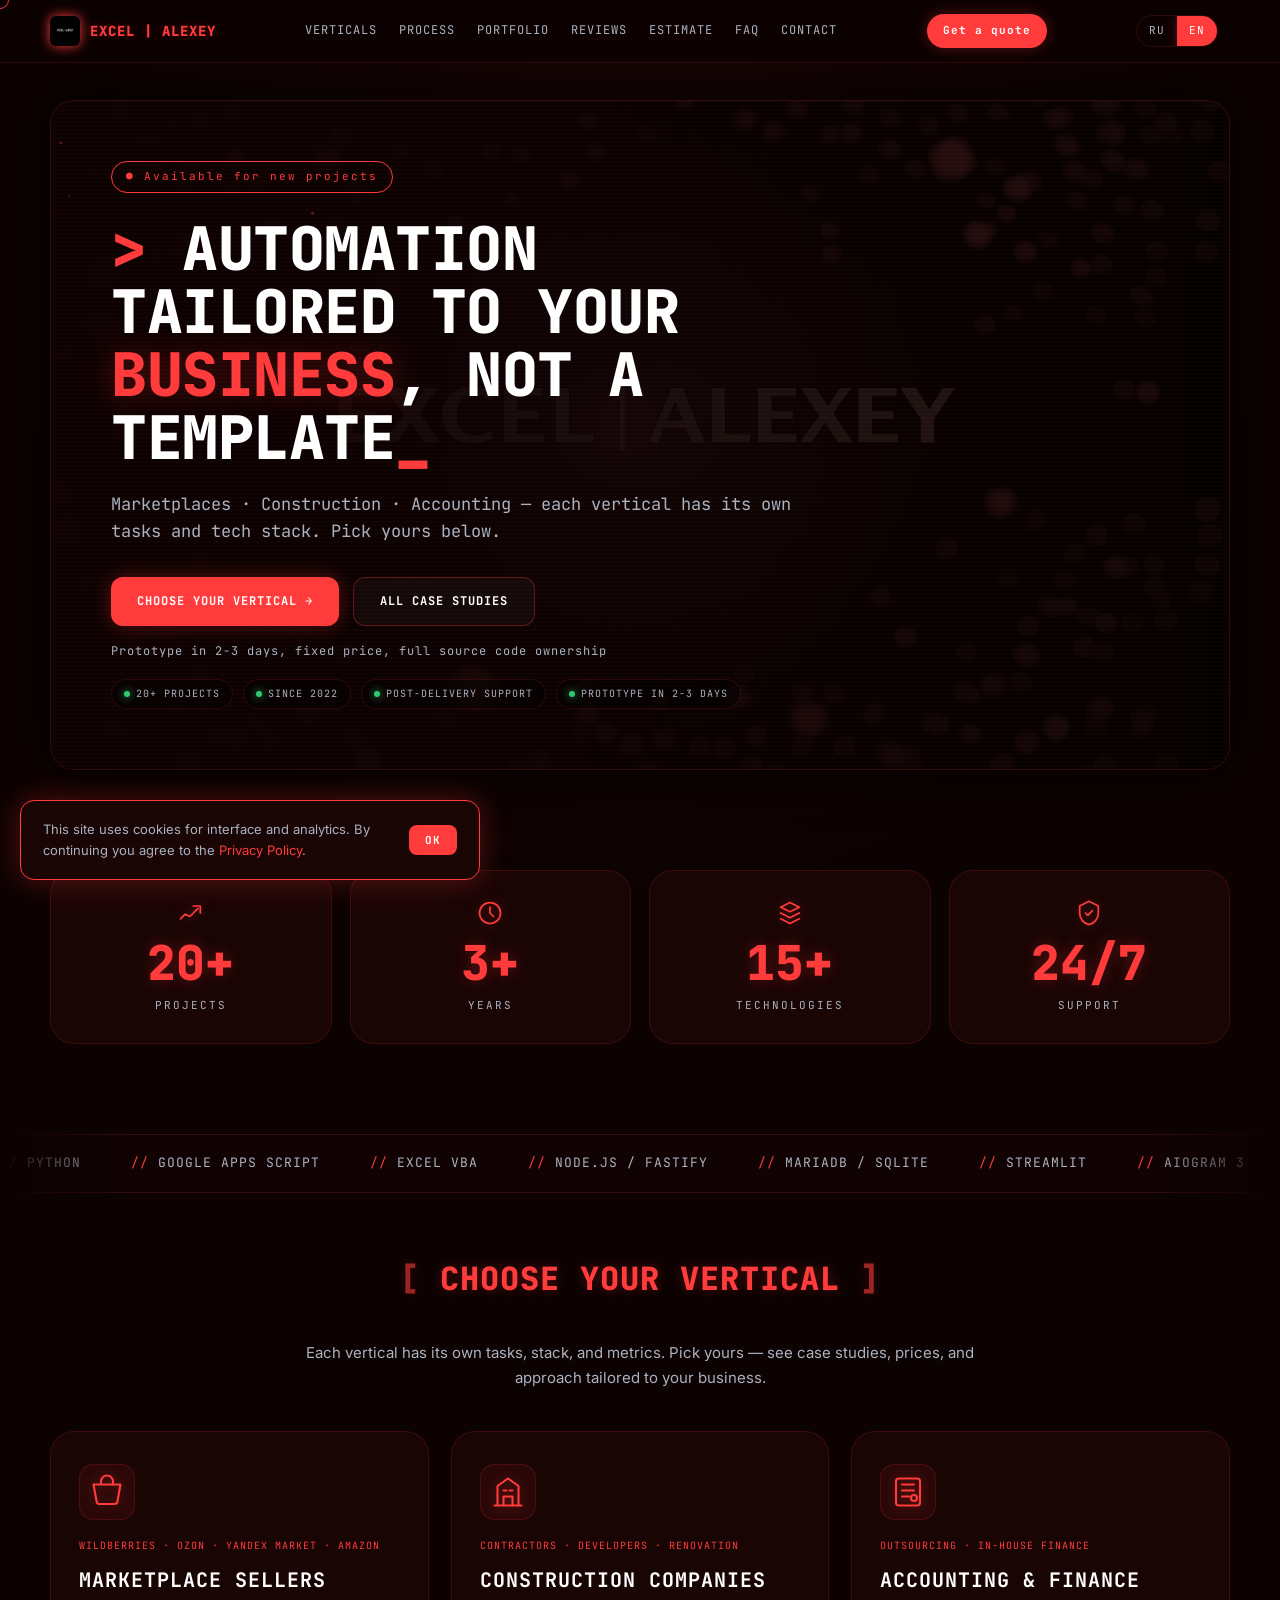
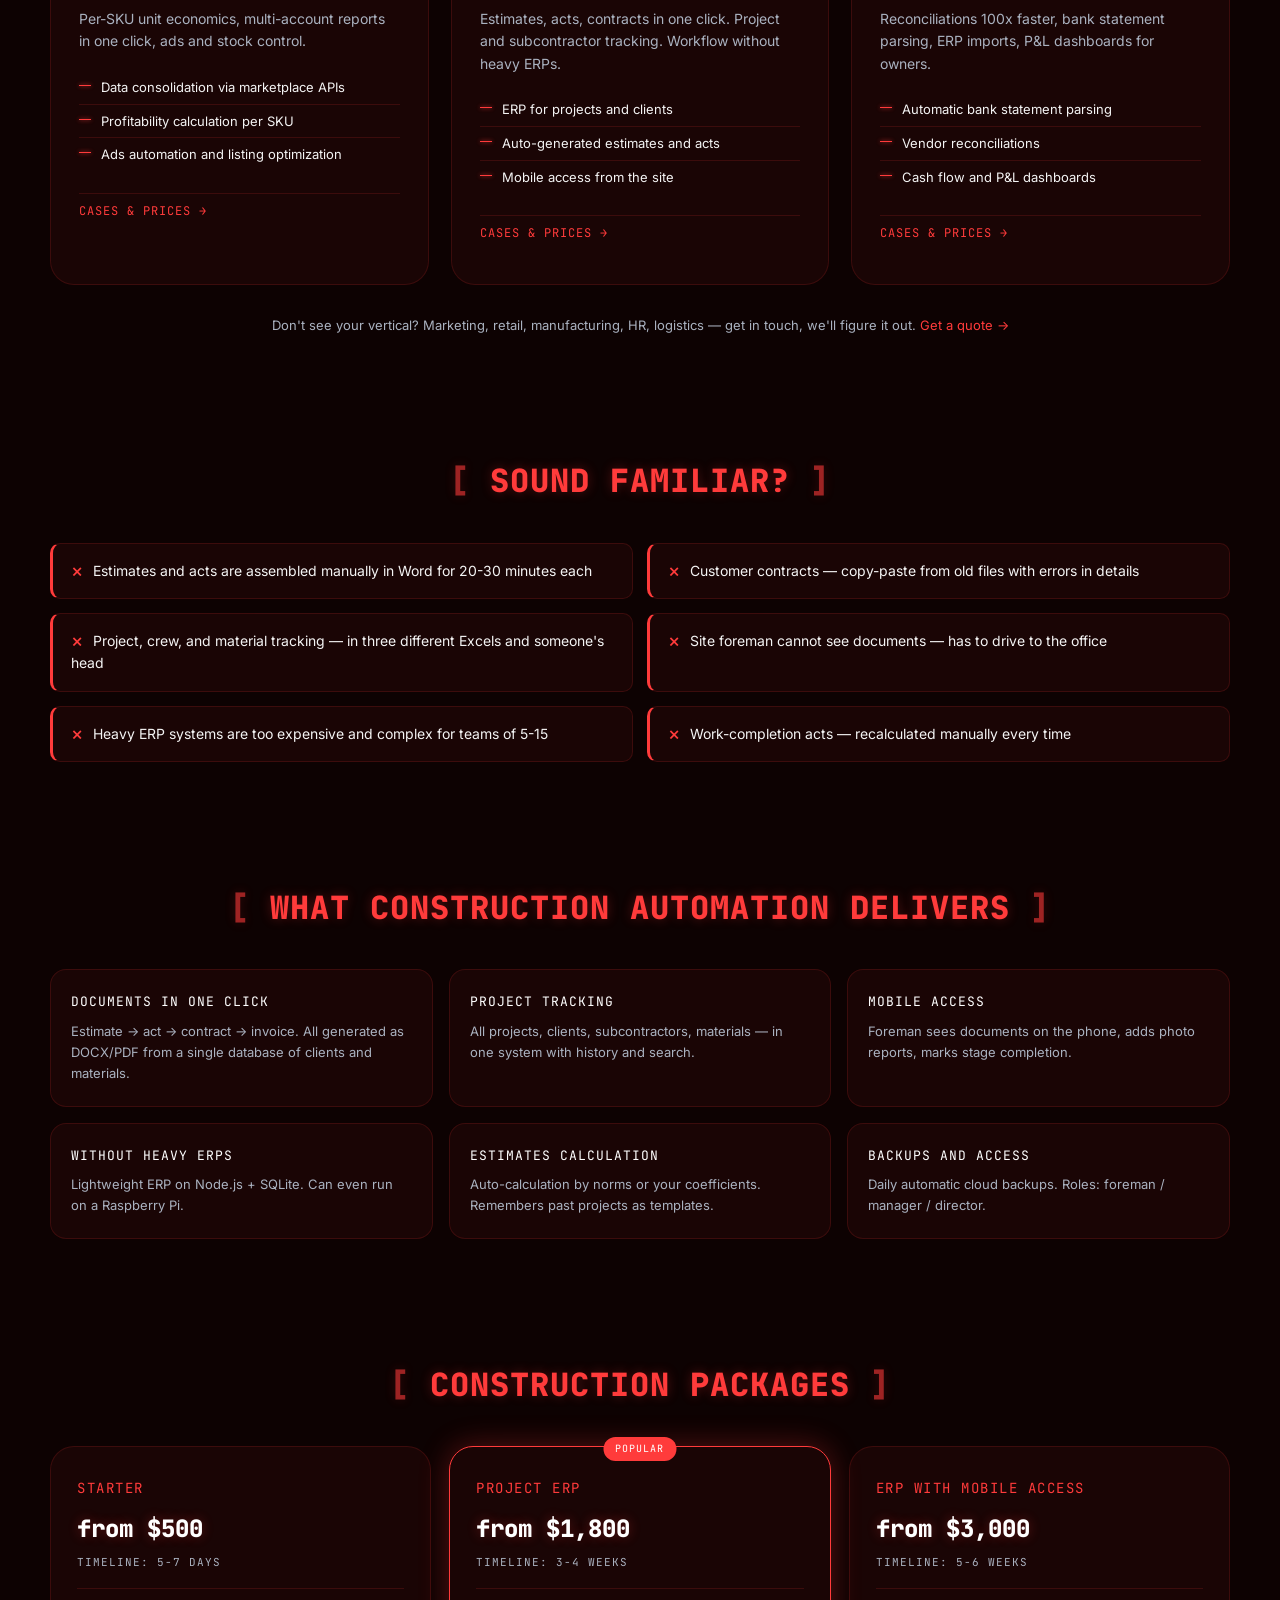
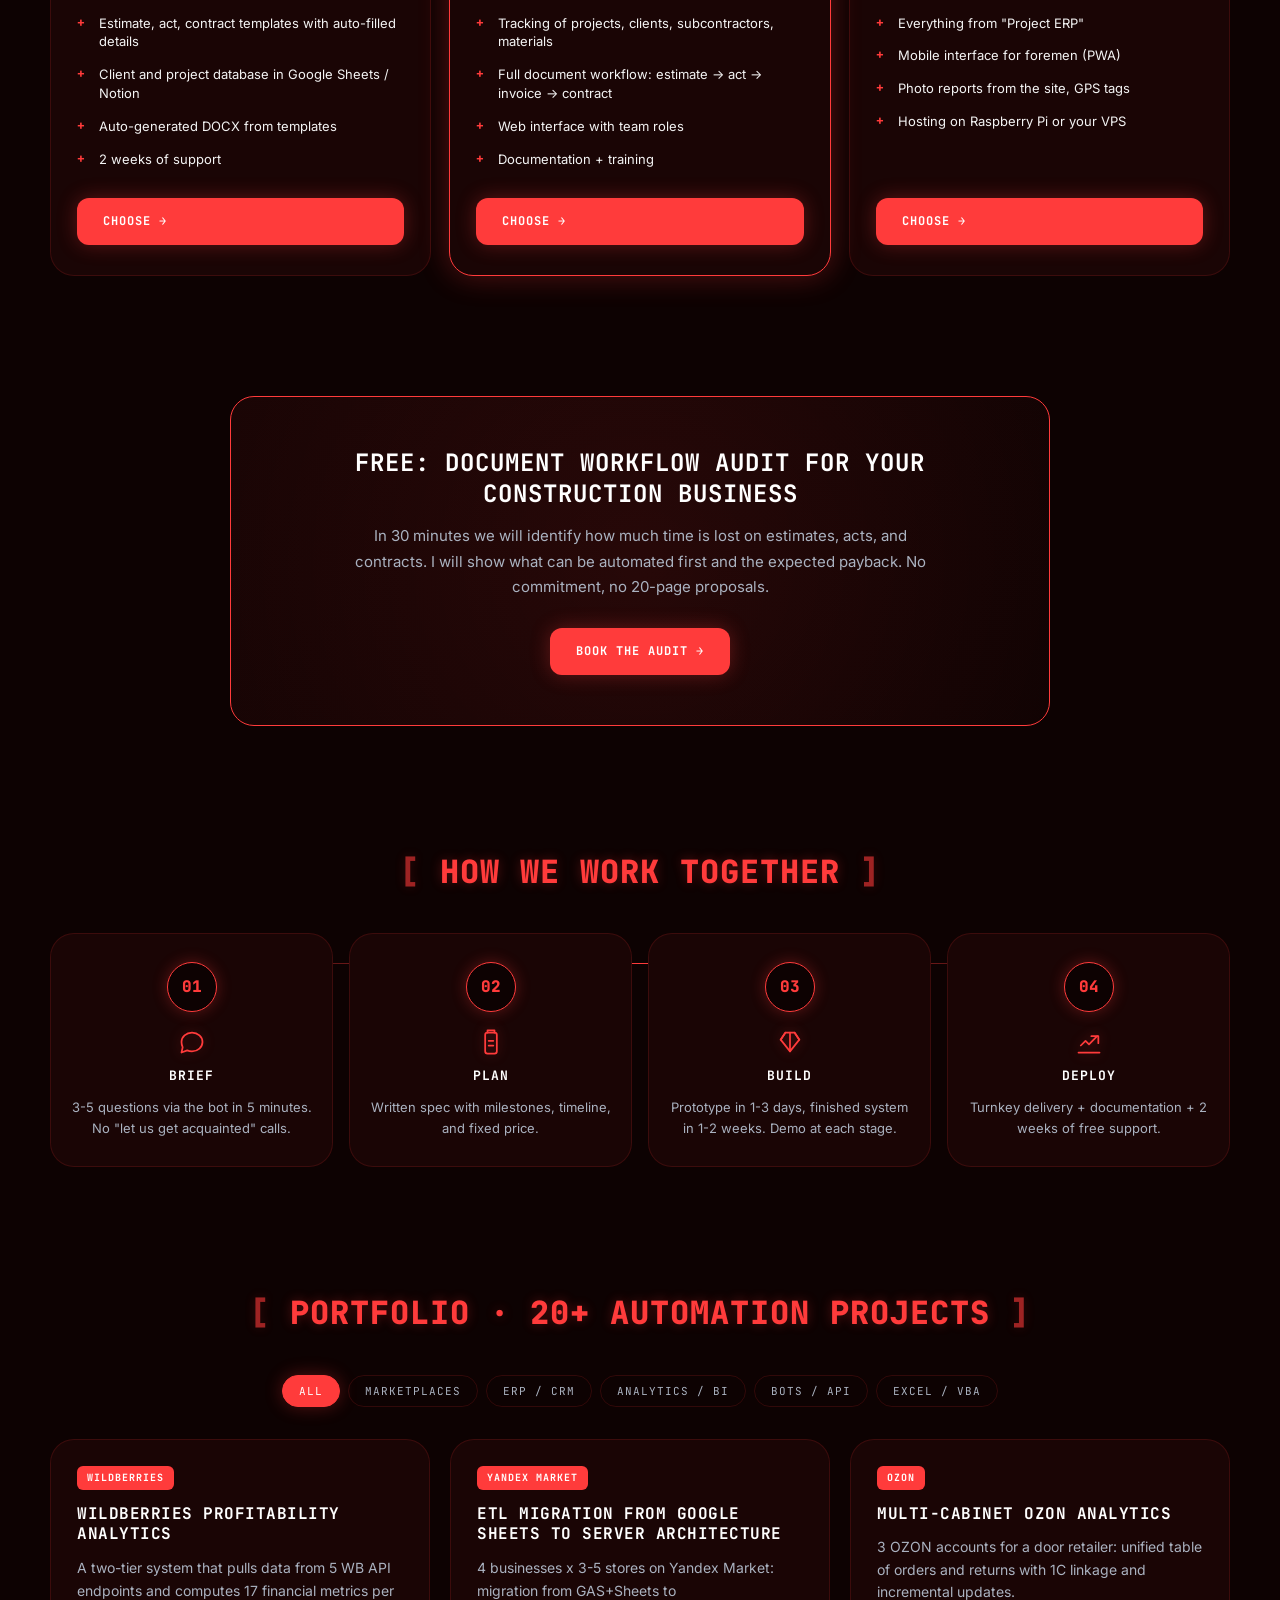
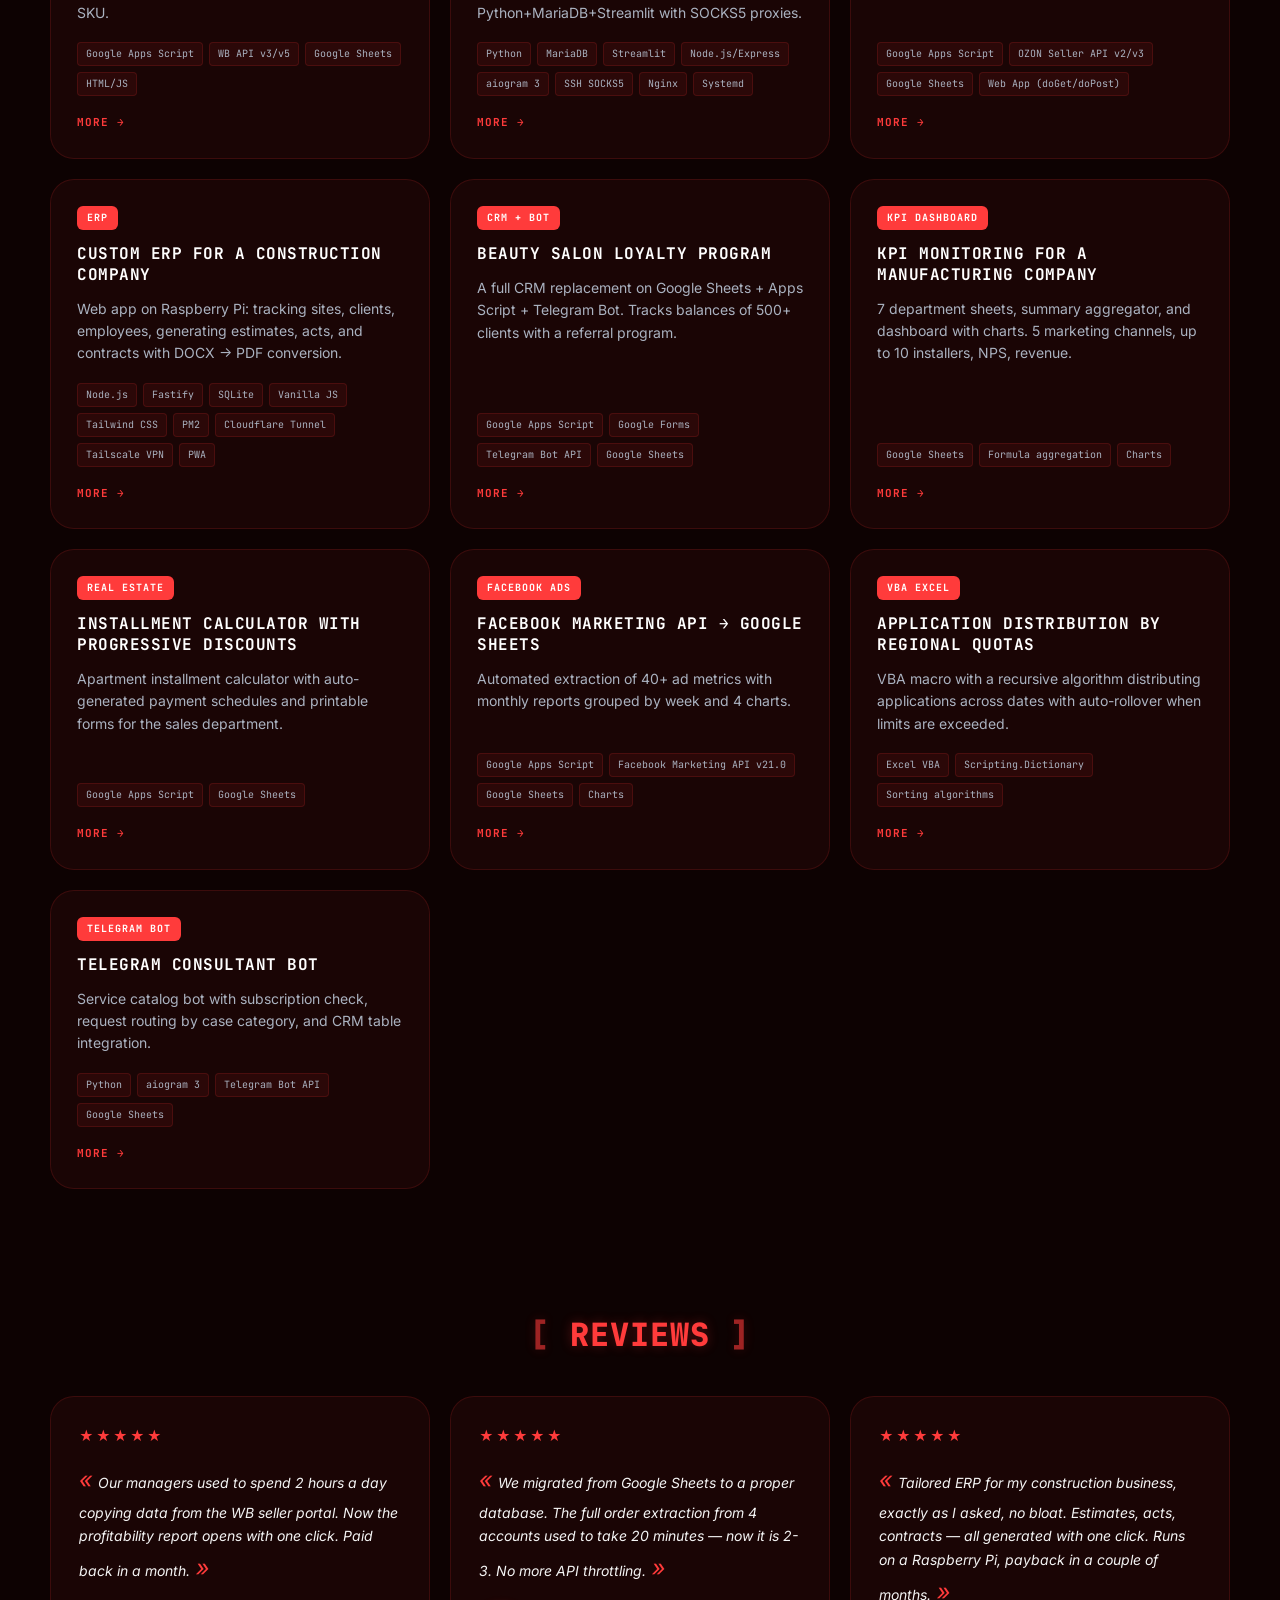
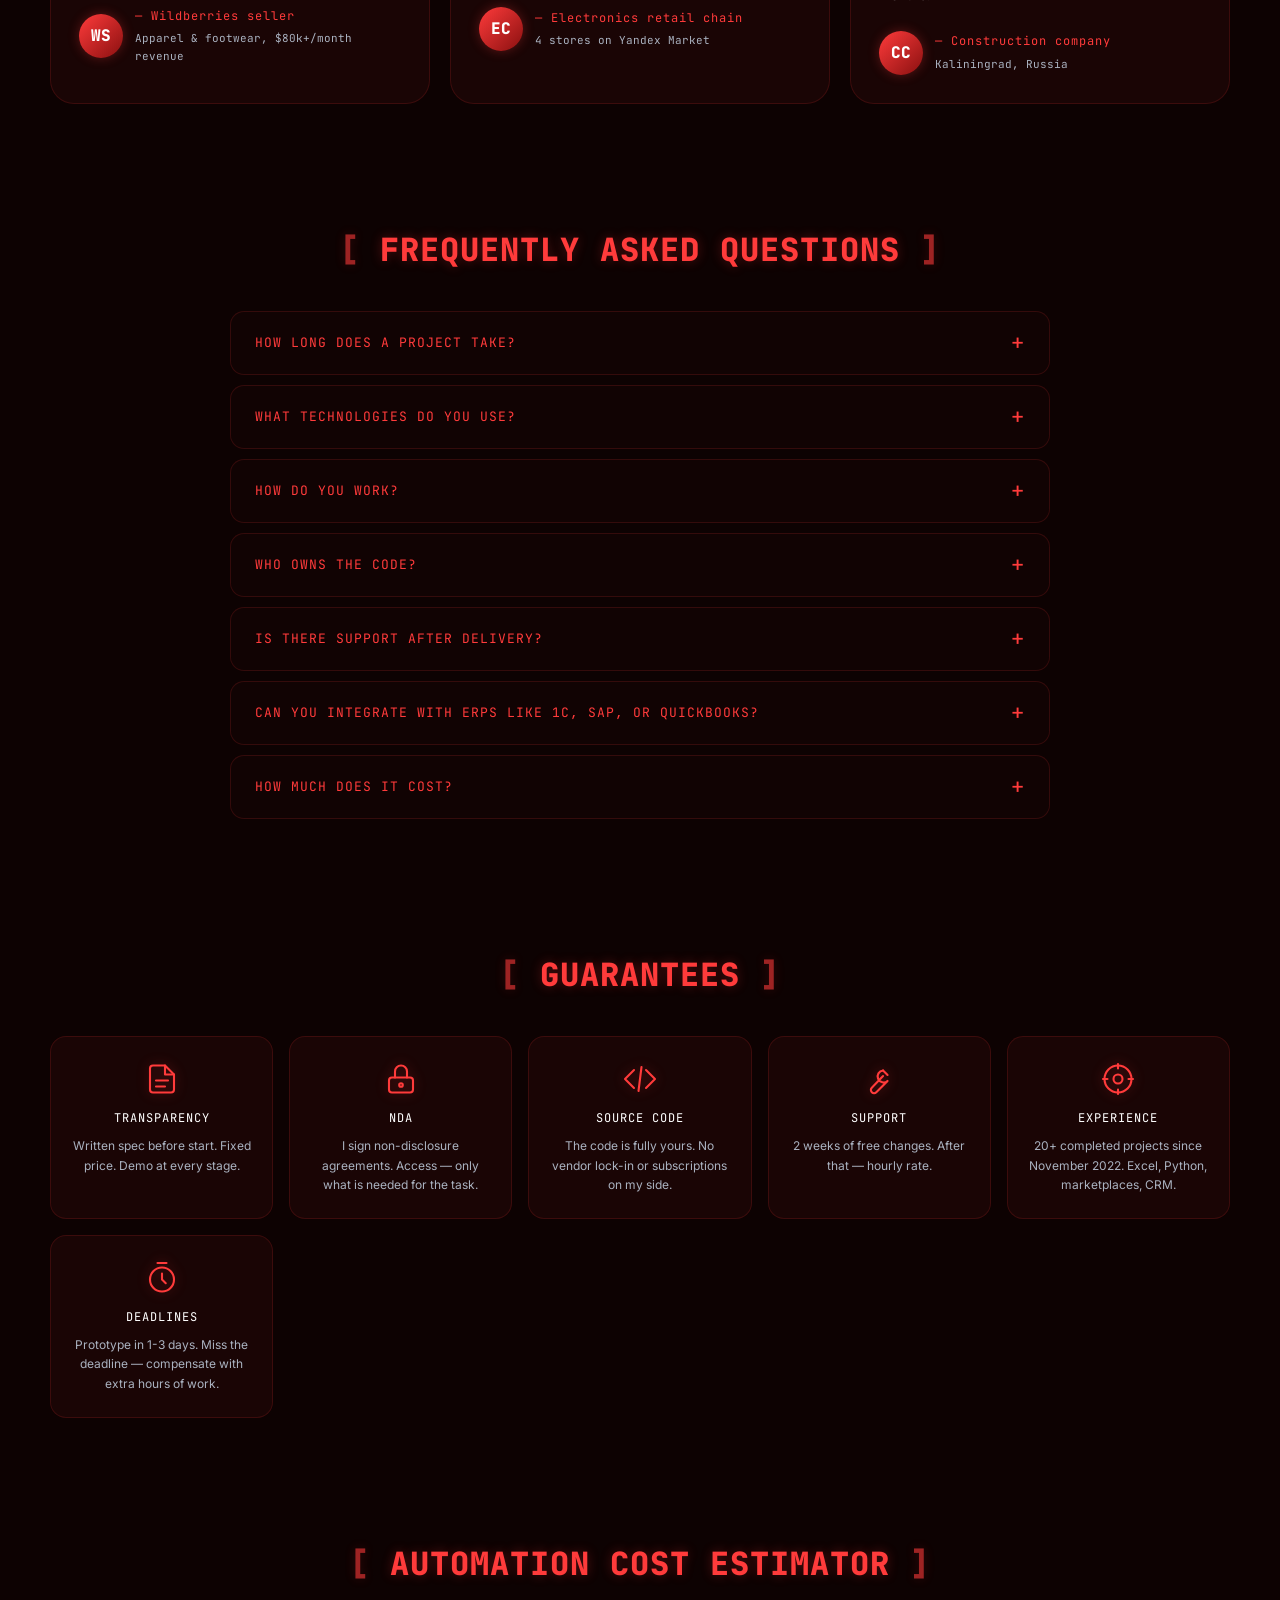
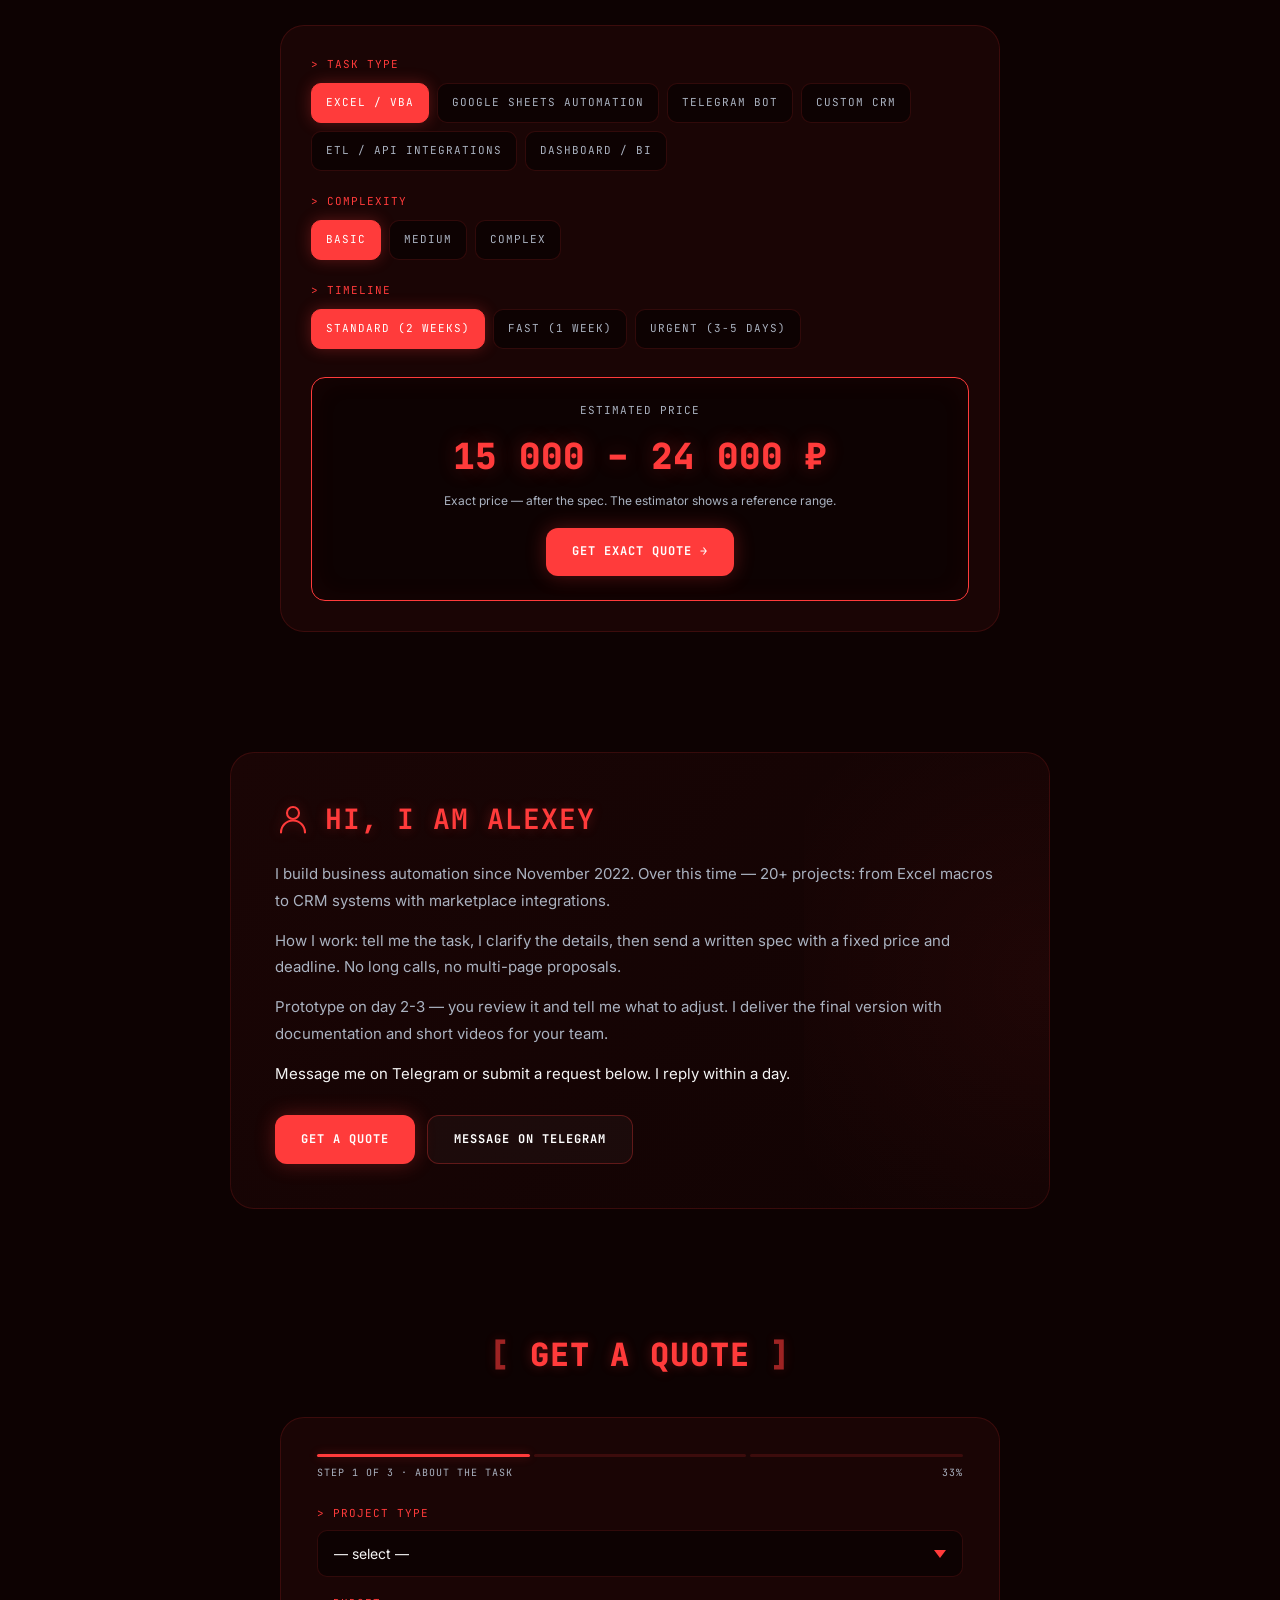
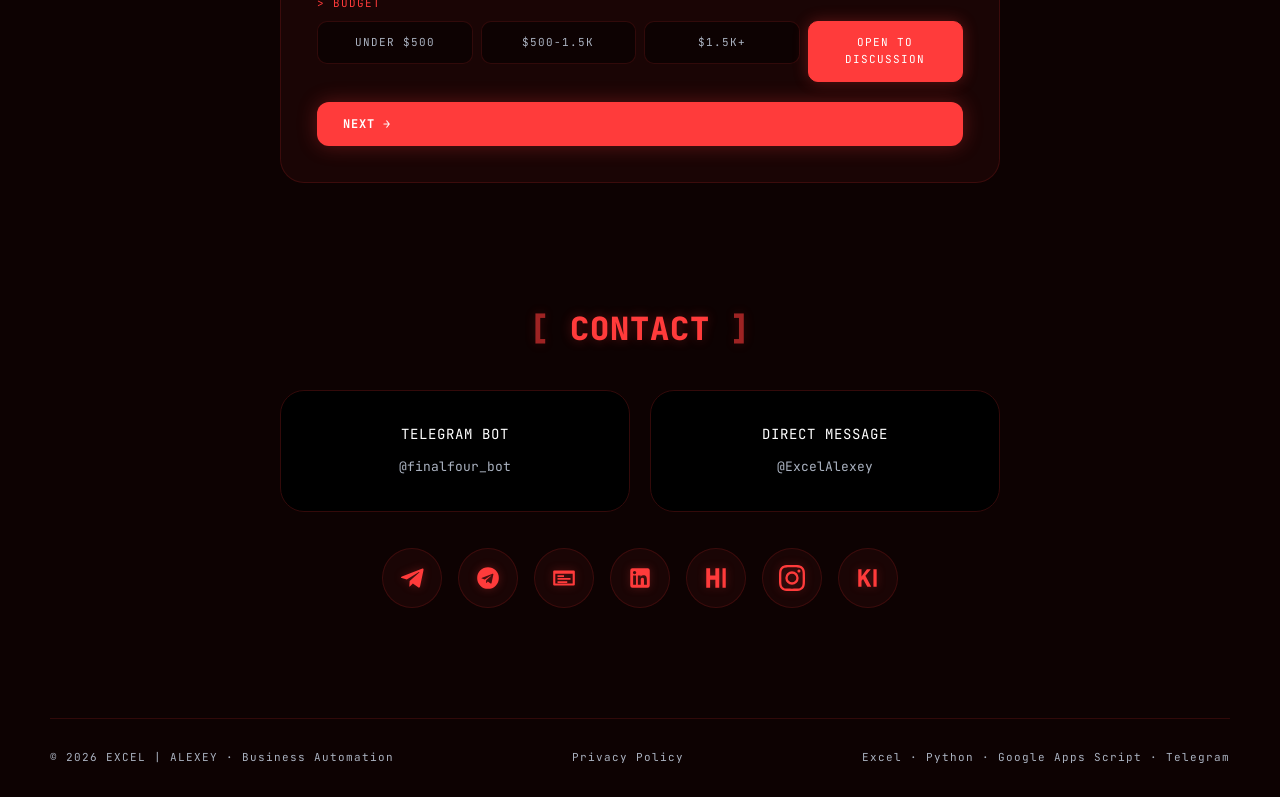
<file: en/construction/index.html>
<!DOCTYPE html>
<html lang="en">
<head>
<meta charset="utf-8" />
<meta name="viewport" content="width=device-width, initial-scale=1.0" />
<!-- Google tag (gtag.js) -->
<script async src="https://www.googletagmanager.com/gtag/js?id=G-3XF21N7YJF"></script>
<script>
  window.dataLayer = window.dataLayer || [];
  function gtag(){dataLayer.push(arguments);}
  gtag('js', new Date());

  gtag('config', 'G-3XF21N7YJF');
</script>
<!-- Yandex.Metrika counter -->
<script type="text/javascript">
  (function(m,e,t,r,i,k,a){
      m[i]=m[i]||function(){(m[i].a=m[i].a||[]).push(arguments)};
      m[i].l=1*new Date();
      for (var j = 0; j < document.scripts.length; j++) {if (document.scripts[j].src === r) { return; }}
      k=e.createElement(t),a=e.getElementsByTagName(t)[0],k.async=1,k.src=r,a.parentNode.insertBefore(k,a)
  })(window, document,'script','https://mc.yandex.ru/metrika/tag.js?id=108996801', 'ym');

  ym(108996801, 'init', {ssr:true, webvisor:true, clickmap:true, ecommerce:"dataLayer", referrer: document.referrer, url: location.href, accurateTrackBounce:true, trackLinks:true});
</script>
<noscript><div><img src="https://mc.yandex.ru/watch/108996801" style="position:absolute; left:-9999px;" alt="" /></div></noscript>
<!-- /Yandex.Metrika counter -->
<!-- Auto-language detection (runs before render) -->
<script>
(function(){
  try {
    var saved = localStorage.getItem('preferred_lang');
    if (saved === 'en') return; // user explicitly chose EN
    if (saved === 'ru') {
      location.replace('/' + location.search + location.hash);
      return;
    }
    // First visit — detect by browser language
    var langs = (navigator.languages || [navigator.language || 'en']).map(function(l){return (l||'').toLowerCase().split('-')[0];});
    var slavic = ['ru','uk','be','kk','ky','tg','uz','az'];
    var isSlavic = langs.some(function(l){return slavic.indexOf(l) >= 0;});
    if (isSlavic) {
      location.replace('/' + location.search + location.hash);
    }
  } catch(e){}
})();
</script>
<meta name="google-site-verification" content="O84R7Kp4VEFQsmu5itda_h6VPmX3z3XzBydWqkqTWB4" />

<title>For Construction Companies — Construction | EXCEL ALEXEY</title>
<meta name="description" content="Automation for строительным компаниям и подрядчикам. Estimates · Acts · Contracts · Project and subcontractor tracking · Mobile access from the site." />
<meta name="keywords" content="business automation, custom CRM development, Google Apps Script, Excel VBA, Python automation, Telegram bot, marketplace API integration, ETL, dashboards, BI analytics" />
<meta name="author" content="Alexey, EXCEL | ALEXEY" />
<meta name="robots" content="index, follow, max-image-preview:large, max-snippet:-1, max-video-preview:-1" />
<meta name="googlebot" content="index, follow" />
<meta name="yandex" content="index, follow" />
<link rel="canonical" href="https://excelalexey-maker.github.io/en/construction/" />

<!-- hreflang -->
<link rel="alternate" hreflang="ru" href="https://excelalexey-maker.github.io/construction/" />
<link rel="alternate" hreflang="en" href="https://excelalexey-maker.github.io/en/construction/" />
<link rel="alternate" hreflang="x-default" href="https://excelalexey-maker.github.io/" />

<meta property="og:type" content="website" />
<meta property="og:url" content="https://excelalexey-maker.github.io/en/" />
<meta property="og:title" content="For Construction Companies — Construction | EXCEL ALEXEY" />
<meta property="og:description" content="Automation for строительным компаниям и подрядчикам. Estimates · Acts · Contracts · Project and subcontractor tracking · Mobile access from the site." />
<meta property="og:image" content="https://excelalexey-maker.github.io/hero-poster.jpg" />
<meta property="og:image:width" content="1200" />
<meta property="og:image:height" content="630" />
<meta property="og:locale" content="en_US" />
<meta property="og:locale:alternate" content="ru_RU" />
<meta property="og:site_name" content="EXCEL | ALEXEY" />

<meta name="twitter:card" content="summary_large_image" />
<meta name="twitter:title" content="EXCEL | ALEXEY — Business Automation" />
<meta name="twitter:description" content="Excel/VBA, GAS, Python, MariaDB, Telegram bots, marketplace APIs." />
<meta name="twitter:image" content="https://excelalexey-maker.github.io/hero-poster.jpg" />

<meta name="geo.region" content="VN" />
<meta name="geo.placename" content="Remote worldwide" />
<meta name="theme-color" content="#0d0202" />
<meta name="format-detection" content="telephone=no" />

<link rel="icon" href="/favicon.ico" sizes="any" />
<link rel="icon" href="/favicon.svg" type="image/svg+xml" />
<link rel="apple-touch-icon" href="/apple-touch-icon.png" />
<link rel="manifest" href="/site.webmanifest" />

<link rel="preload" as="image" href="/hero-poster.jpg" fetchpriority="high" />
<link rel="preload" as="image" href="/Logo.png" />
<link rel="dns-prefetch" href="//mc.yandex.ru" />
<link rel="dns-prefetch" href="//www.googletagmanager.com" />
<link rel="dns-prefetch" href="//api.telegram.org" />

<link rel="preconnect" href="https://fonts.googleapis.com" />
<link rel="preconnect" href="https://fonts.gstatic.com" crossorigin />
<link href="https://fonts.googleapis.com/css2?family=Inter:wght@300;400;700;800&family=JetBrains+Mono:wght@400;700&display=swap" rel="stylesheet" />

<!-- ════════════════════════════════════════════════════════════════
     АНАЛИТИКА И UTM-ТРЕКИНГ
     ВАЖНО: подставь свои ID ниже:
       YM_ID  — ID счётчика Яндекс.Метрики (https://metrika.yandex.ru/)
       GA_ID  — Measurement ID Google Analytics 4 (формат G-XXXXXXXXXX)
     Если какой-то сервис не нужен — оставь "" (пустую строку), скрипт не загрузится.
     ════════════════════════════════════════════════════════════════ -->
<script>
window.ANALYTICS = {
  YM_ID: "108996801",          
  GA_ID: "G-3XF21N7YJF",         
  TG_BOT_TOKEN: "8294667687:AAEmJAEdW7NhufBKMhQ5bk4BBmMHZHsyN1o",   
  TG_CHAT_ID: "-1003757631462"       // твой chat_id (узнать через @userinfobot)
};

/* === ЗАХВАТ UTM-МЕТОК (хранятся 30 дней) === */
(function(){
  try {
    const params = new URLSearchParams(location.search);
    const utmKeys = ['utm_source','utm_medium','utm_campaign','utm_content','utm_term','gclid','yclid','fbclid'];
    const captured = {};
    utmKeys.forEach(k => { const v = params.get(k); if (v) captured[k] = v; });
    if (Object.keys(captured).length) {
      captured._first_visit = new Date().toISOString();
      captured._referrer = document.referrer || 'direct';
      captured._landing = location.pathname;
      localStorage.setItem('utm_data', JSON.stringify(captured));
      localStorage.setItem('utm_data_ts', Date.now().toString());
    }
    // протухание через 30 дней
    const ts = +localStorage.getItem('utm_data_ts') || 0;
    if (ts && (Date.now() - ts) > 30*24*60*60*1000) {
      localStorage.removeItem('utm_data');
      localStorage.removeItem('utm_data_ts');
    }
  } catch(e){}
})();

/* === ЕДИНАЯ ФУНКЦИЯ ОТПРАВКИ СОБЫТИЙ === */
window.trackEvent = function(category, action, label, value) {
  try {
    if (window.ym && window.ANALYTICS.YM_ID) {
      window.ym(window.ANALYTICS.YM_ID, 'reachGoal', action, { category, label, value });
    }
    if (window.gtag) {
      window.gtag('event', action, { event_category: category, event_label: label, value: value });
    }
    // лог в консоль для отладки
    console.log('[track]', category, action, label || '', value || '');
  } catch(e){}
};

/* === ЯНДЕКС.МЕТРИКА === */
if (window.ANALYTICS.YM_ID) {
  (function(m,e,t,r,i,k,a){m[i]=m[i]||function(){(m[i].a=m[i].a||[]).push(arguments)};
  m[i].l=1*new Date();
  for (var j = 0; j < document.scripts.length; j++) {if (document.scripts[j].src === r) { return; }}
  k=e.createElement(t),a=e.getElementsByTagName(t)[0],k.async=1,k.src=r,a.parentNode.insertBefore(k,a)})
  (window, document, "script", "https://mc.yandex.ru/metrika/tag.js", "ym");
  ym(window.ANALYTICS.YM_ID, "init", { clickmap:true, trackLinks:true, accurateTrackBounce:true, webvisor:true, ecommerce:"dataLayer" });
}

/* === GOOGLE ANALYTICS 4 === */
if (window.ANALYTICS.GA_ID) {
  const s = document.createElement('script');
  s.async = true;
  s.src = 'https://www.googletagmanager.com/gtag/js?id=' + window.ANALYTICS.GA_ID;
  document.head.appendChild(s);
  window.dataLayer = window.dataLayer || [];
  window.gtag = function(){ dataLayer.push(arguments); };
  gtag('js', new Date());
  gtag('config', window.ANALYTICS.GA_ID, { anonymize_ip: true });
}
</script>

<script type="application/ld+json">
{
  "@context": "https://schema.org",
  "@graph": [
    {
      "@type": "ProfessionalService",
      "@id": "https://excelalexey-maker.github.io/#business",
      "name": "EXCEL | ALEXEY — Business Automation",
      "alternateName": "Excel Alexey",
      "description": "Turnkey business automation: Excel/VBA, Google Apps Script, Python, MariaDB, Telegram bots, marketplace API integrations. 20+ projects since November 2022.",
      "url": "https://excelalexey-maker.github.io/en/",
      "image": "https://excelalexey-maker.github.io/hero-poster.jpg",
      "logo": "https://excelalexey-maker.github.io/Logo.png",
      "priceRange": "$$",
      "currenciesAccepted": "RUB, USD, EUR",
      "paymentAccepted": "Bank transfer, SBP, Cryptocurrency",
      "areaServed": [
        {"@type": "Country", "name": "Russia"},
        {"@type": "Country", "name": "Belarus"},
        {"@type": "Country", "name": "Kazakhstan"},
        {"@type": "AdministrativeArea", "name": "CIS"}
      ],
      "serviceArea": {"@type": "GeoCircle", "geoMidpoint": {"@type": "GeoCoordinates", "latitude": 55.7558, "longitude": 37.6173}, "geoRadius": 10000000},
      "knowsLanguage": ["ru", "en"],
      "provider": {"@id": "https://excelalexey-maker.github.io/#person"},
      "founder": {"@id": "https://excelalexey-maker.github.io/#person"},
      "aggregateRating": {
        "@type": "AggregateRating",
        "ratingValue": "5.0",
        "reviewCount": "18",
        "bestRating": "5",
        "worstRating": "1"
      },
      "hasOfferCatalog": {
        "@type": "OfferCatalog",
        "name": "Automation services",
        "itemListElement": [
          {"@type": "Offer", "itemOffered": {"@type": "Service", "name": "Custom CRM development", "description": "CRM systems tailored to client business processes. Stack: Python, Node.js, MariaDB."}, "priceSpecification": {"@type": "PriceSpecification", "minPrice": 80000, "priceCurrency": "RUB"}},
          {"@type": "Offer", "itemOffered": {"@type": "Service", "name": "Dashboards and analytics", "description": "BI dashboards on Streamlit, Google Looker Studio, Excel Power Query."}, "priceSpecification": {"@type": "PriceSpecification", "minPrice": 30000, "priceCurrency": "RUB"}},
          {"@type": "Offer", "itemOffered": {"@type": "Service", "name": "Marketplace API integration", "description": "Wildberries, Ozon, Yandex Market: orders, stock, prices, ads data extraction."}, "priceSpecification": {"@type": "PriceSpecification", "minPrice": 40000, "priceCurrency": "RUB"}},
          {"@type": "Offer", "itemOffered": {"@type": "Service", "name": "Telegram bots", "description": "Bots on aiogram 3 and Node.js: notifications, lead capture, CRM integrations."}, "priceSpecification": {"@type": "PriceSpecification", "minPrice": 25000, "priceCurrency": "RUB"}},
          {"@type": "Offer", "itemOffered": {"@type": "Service", "name": "Excel and VBA macros", "description": "Excel routine automation, custom functions, one-click reports."}, "priceSpecification": {"@type": "PriceSpecification", "minPrice": 15000, "priceCurrency": "RUB"}},
          {"@type": "Offer", "itemOffered": {"@type": "Service", "name": "ETL systems and data migration", "description": "Migration from Google Sheets to server databases (MariaDB, PostgreSQL)."}, "priceSpecification": {"@type": "PriceSpecification", "minPrice": 100000, "priceCurrency": "RUB"}}
        ]
      },
      "review": [
        {
          "@type": "Review",
          "reviewRating": {"@type": "Rating", "ratingValue": "5", "bestRating": "5"},
          "author": {"@type": "Person", "name": "Wildberries seller (apparel and footwear)"},
          "reviewBody": "Our managers used to spend 2 hours a day copying data from the WB seller portal. Now the profitability report for SKUs opens with one click. Paid back in a month."
        },
        {
          "@type": "Review",
          "reviewRating": {"@type": "Rating", "ratingValue": "5", "bestRating": "5"},
          "author": {"@type": "Person", "name": "Electronics retail chain"},
          "reviewBody": "We migrated from Google Sheets to a proper database. The full order extraction cycle from 4 accounts used to take 20 minutes — now it is 2-3."
        },
        {
          "@type": "Review",
          "reviewRating": {"@type": "Rating", "ratingValue": "5", "bestRating": "5"},
          "author": {"@type": "Person", "name": "Construction company, Kaliningrad"},
          "reviewBody": "Tailored ERP for my construction business, no bloat. Estimates, acts, contracts — everything generated with one click. Payback in a couple of months."
        }
      ],
      "sameAs": [
        "https://t.me/ExcelAlexey",
        "https://www.linkedin.com/in/excel-alexey/",
        "https://career.habr.com/excelalexey",
        "https://www.instagram.com/excelalexey/",
        "https://kwork.ru/user/excel_alexey"
      ]
    },
    {
      "@type": "Person",
      "@id": "https://excelalexey-maker.github.io/#person",
      "name": "Alexey",
      "alternateName": "Excel Alexey",
      "jobTitle": "Business Automation Specialist",
      "description": "Business automation specialist working since November 2022. 20+ completed projects: CRM systems, ETL pipelines, marketplace API integrations, Telegram bots.",
      "url": "https://excelalexey-maker.github.io/",
      "image": "https://excelalexey-maker.github.io/hero-poster.jpg",
      "knowsAbout": [
        "Python", "Google Apps Script", "Excel VBA", "Node.js",
        "MariaDB", "SQLite", "PostgreSQL", "Streamlit",
        "aiogram", "Telegram Bot API",
        "Wildberries API", "Ozon Seller API", "Yandex Market API",
        "ETL", "REST API", "Cloudflare Tunnel",
        "Business automation", "Marketplace unit economics"
      ],
      "knowsLanguage": ["ru", "en"],
      "hasOccupation": {
        "@type": "Occupation",
        "name": "Business Automation Specialist",
        "occupationLocation": {"@type": "Country", "name": "Russia"},
        "skills": "Python, VBA, Google Apps Script, Node.js, MariaDB, Telegram Bot API"
      },
      "sameAs": [
        "https://t.me/ExcelAlexey",
        "https://www.linkedin.com/in/excel-alexey/",
        "https://career.habr.com/excelalexey",
        "https://www.instagram.com/excelalexey/",
        "https://kwork.ru/user/excel_alexey"
      ]
    },
    {
      "@type": "WebSite",
      "@id": "https://excelalexey-maker.github.io/#website",
      "url": "https://excelalexey-maker.github.io/en/",
      "name": "EXCEL | ALEXEY",
      "inLanguage": ["en", "ru"],
      "publisher": {"@id": "https://excelalexey-maker.github.io/#person"}
    },
    {
      "@type": "BreadcrumbList",
      "@id": "https://excelalexey-maker.github.io/en/construction/#breadcrumb",
      "itemListElement": [
        {"@type": "ListItem", "position": 1, "name": "Home", "item": "https://excelalexey-maker.github.io/en/"},
        {"@type": "ListItem", "position": 2, "name": "Services", "item": "https://excelalexey-maker.github.io/en/#process"},
        {"@type": "ListItem", "position": 3, "name": "Portfolio", "item": "https://excelalexey-maker.github.io/en/#cases"},
        {"@type": "ListItem", "position": 4, "name": "Contact", "item": "https://excelalexey-maker.github.io/en/#contact"}
      ]
    }
  ]
}
</script>

<script type="application/ld+json">
{
  "@context": "https://schema.org",
  "@type": "FAQPage",
  "mainEntity": [
    {"@type": "Question", "name": "How long does an automation project take?",
     "acceptedAnswer": {"@type": "Answer", "text": "Prototype in 1-3 days, finished project in 1-2 weeks depending on complexity. ETL systems and custom ERPs — 3-6 weeks."}},
    {"@type": "Question", "name": "What technologies do you use?",
     "acceptedAnswer": {"@type": "Answer", "text": "Python, Google Apps Script, VBA Excel, Node.js, SQL/MariaDB/SQLite, Telegram Bot API, REST APIs of marketplaces (Wildberries, Ozon, Yandex Market)."}},
    {"@type": "Question", "name": "How do you work?",
     "acceptedAnswer": {"@type": "Answer", "text": "Remotely worldwide. I work with individuals and businesses. Payment via bank transfer or cryptocurrency. Engagement details are agreed individually."}},
    {"@type": "Question", "name": "Who owns the code after project delivery?",
     "acceptedAnswer": {"@type": "Answer", "text": "The client owns it fully. I hand over source code, documentation, and operation instructions. No subscriptions or vendor lock-in."}},
    {"@type": "Question", "name": "Is there support after delivery?",
     "acceptedAnswer": {"@type": "Answer", "text": "2 weeks of free support and minor changes are included in the price. After that — hourly rate or monthly retainer."}},
    {"@type": "Question", "name": "Can you integrate 1C with marketplaces?",
     "acceptedAnswer": {"@type": "Answer", "text": "Yes, via REST API, OData, Excel/CSV export, or direct database connection. Integration of 1C with marketplaces, CRMs, and Telegram is feasible."}},
    {"@type": "Question", "name": "How much does automation cost?",
     "acceptedAnswer": {"@type": "Answer", "text": "Simple Google Sheets automation — from $200. Custom CRM — from $1,000. ETL system with backend — from $1,800. Exact price — after the spec."}}
  ]
}
</script>

<style>
:root {
  --bg: #0d0202;
  --card: #1a0505;
  --card-2: #110303;
  --accent: #ff3b3b;
  --accent-glow: rgba(255, 59, 59, 0.3);
  --text: #f4f4f4;
  --muted: #aab2c0;
  --border: rgba(255, 59, 59, 0.15);
  --container: 1180px;
  --r: 24px;
}
* { box-sizing: border-box; margin: 0; padding: 0; }
html { scroll-behavior: smooth; }
body {
  font-family: 'Inter', sans-serif;
  color: var(--text);
  background: var(--bg);
  line-height: 1.6;
  overflow-x: hidden;
}
body::before {
  content: ""; position: fixed; inset: 0; z-index: -1;
  background: radial-gradient(circle at 50% 30%, #1a0505 0%, #0d0202 70%);
  animation: bgPulse 10s infinite ease-in-out;
}
@keyframes bgPulse { 0%,100% { opacity: 0.85; } 50% { opacity: 1; } }
.container { width: min(var(--container), 100% - 40px); margin: 0 auto; }
a { text-decoration: none; color: inherit; transition: 0.3s; }
img { max-width: 100%; display: block; }
.mono, h1, h2, h3, .tag, .linkBtn, summary, .chip {
  font-family: 'JetBrains Mono', monospace; text-transform: uppercase; letter-spacing: 1px;
}

/* ── Прогресс скролла ── */
.scrollProgress {
  position: fixed; top: 0; left: 0; height: 2px;
  background: var(--accent); width: 0%; z-index: 9999;
  box-shadow: 0 0 10px var(--accent); transition: width 0.05s linear;
}

/* ── Кастомный курсор ── */
.cursor {
  position: fixed; width: 18px; height: 18px;
  border: 1px solid var(--accent); border-radius: 50%;
  pointer-events: none; z-index: 10000;
  transform: translate(-50%, -50%);
  transition: width 0.2s, height 0.2s, background 0.2s;
  mix-blend-mode: difference;
}
.cursor.active { width: 38px; height: 38px; background: rgba(255,59,59,0.15); }
@media (max-width: 820px), (pointer: coarse) { .cursor { display: none; } }

/* ── HEADER ── */
.siteHeader {
  position: fixed; top: 0; left: 0; right: 0; z-index: 1000;
  background: rgba(13, 2, 2, 0.9);
  backdrop-filter: blur(15px); -webkit-backdrop-filter: blur(15px);
  border-bottom: 1px solid var(--border);
  transition: transform 0.3s;
}
.siteHeader.hidden { transform: translateY(-100%); }
.siteHeader__inner { display: flex; align-items: center; justify-content: space-between; padding: 14px 0; }
.brand { display: flex; align-items: center; gap: 10px; }
.brand__logo { width: 30px; height: 30px; border-radius: 6px; filter: drop-shadow(0 0 6px var(--accent)); }
.brand__name { font-weight: 800; font-size: 14px; color: var(--accent); text-shadow: 0 0 10px var(--accent-glow); font-family: 'JetBrains Mono', monospace; letter-spacing: 1px; }

.nav { display: flex; gap: 22px; }
.nav__link { font-size: 12px; color: var(--muted); font-family: 'JetBrains Mono', monospace; letter-spacing: 1px; text-transform: uppercase; }
.nav__link:hover { color: var(--accent); text-shadow: 0 0 8px var(--accent); }

.headerCta {
  padding: 8px 16px; background: var(--accent); border-radius: 50px;
  font-size: 11px; font-weight: 700; color: #fff;
  box-shadow: 0 0 15px var(--accent-glow);
  font-family: 'JetBrains Mono', monospace; letter-spacing: 1px;
}
.headerCta:hover { transform: translateY(-2px); box-shadow: 0 0 25px var(--accent); }

.burger { display: none; width: 32px; height: 32px; cursor: pointer; flex-direction: column; justify-content: center; gap: 5px; padding: 0; background: none; border: none; }
.burger span { display: block; width: 22px; height: 2px; background: var(--accent); transition: 0.3s; box-shadow: 0 0 6px var(--accent); margin: 0 auto; }
.burger.open span:nth-child(1) { transform: translateY(7px) rotate(45deg); }
.burger.open span:nth-child(2) { opacity: 0; }
.burger.open span:nth-child(3) { transform: translateY(-7px) rotate(-45deg); }

/* ── HERO ── */
main { padding-top: 80px; }
.heroSection { padding: 20px 0 50px; }
.heroCard {
  position: relative; border-radius: var(--r); overflow: hidden;
  border: 1px solid rgba(255,59,59,0.2); background: #000;
  min-height: 540px; display: flex; align-items: center;
  box-shadow: 0 0 50px rgba(0,0,0,0.9);
  animation: borderGlow 4s infinite ease-in-out;
}
@keyframes borderGlow {
  0%,100% { border-color: rgba(255,59,59,0.2); box-shadow: 0 0 30px rgba(0,0,0,0.9); }
  50% { border-color: var(--accent); box-shadow: 0 0 40px rgba(255,59,59,0.2); }
}
.heroVideo {
  position: absolute; inset: 0; width: 100%; height: 100%;
  object-fit: cover; opacity: 0.45;
  filter: sepia(100%) saturate(300%) brightness(35%) hue-rotate(-50deg);
}
.heroOverlay {
  position: absolute; inset: 0; z-index: 2;
  background: linear-gradient(90deg, rgba(13,2,2,0.97) 0%, rgba(13,2,2,0.55) 70%, rgba(13,2,2,0.3) 100%);
}
.heroScanlines {
  position: absolute; inset: 0; z-index: 3; pointer-events: none;
  background: repeating-linear-gradient(0deg, transparent 0, transparent 2px, rgba(255,59,59,0.04) 3px, rgba(255,59,59,0.04) 4px);
  animation: scanShift 10s linear infinite;
}
@keyframes scanShift { from { background-position: 0 0; } to { background-position: 0 100px; } }

.heroContent { position: relative; z-index: 10; padding: 60px; max-width: 850px; width: 100%; }

.heroTag {
  display: inline-block; font-family: 'JetBrains Mono', monospace; font-size: 11px;
  color: var(--accent); border: 1px solid var(--accent);
  padding: 6px 14px; border-radius: 50px; margin-bottom: 24px;
  letter-spacing: 2px; animation: tagPulse 2s infinite;
}
.heroTag::before { content: "● "; }
@keyframes tagPulse { 0%,100% { box-shadow: 0 0 0 0 var(--accent-glow); } 50% { box-shadow: 0 0 20px 4px transparent; } }

.heroTitle {
  font-size: clamp(28px, 5.5vw, 60px); font-weight: 800;
  line-height: 1.05; margin-bottom: 22px; color: #fff;
  font-family: 'JetBrains Mono', monospace; letter-spacing: -0.5px;
}
.heroTitle::before { content: "> "; color: var(--accent); }
.heroTitle::after { content: "_"; color: var(--accent); animation: blink 1s infinite; }
@keyframes blink { 0%,100% { opacity: 1; } 50% { opacity: 0; } }
.heroTitle .accent { color: var(--accent); text-shadow: 0 0 30px var(--accent-glow); }

.heroSubtitle { font-family: 'JetBrains Mono', monospace; font-size: clamp(13px, 1.7vw, 17px); color: var(--muted); margin-bottom: 32px; }

.heroCtaRow { display: flex; gap: 14px; margin-bottom: 16px; flex-wrap: wrap; }
.btn {
  display: inline-flex; align-items: center; gap: 8px;
  padding: 14px 26px; border-radius: 12px;
  font-family: 'JetBrains Mono', monospace; font-weight: 700;
  font-size: 12px; text-transform: uppercase; letter-spacing: 1px;
  transition: 0.3s; border: none; cursor: pointer;
}
.btn--primary { background: var(--accent); color: #fff; box-shadow: 0 0 20px var(--accent-glow); }
.btn--primary:hover { transform: translateY(-3px); box-shadow: 0 0 35px var(--accent); }
.btn--ghost { border: 1px solid rgba(255,59,59,0.3); background: rgba(255,255,255,0.03); color: #fff; }
.btn--ghost:hover { border-color: var(--accent); background: rgba(255,59,59,0.1); transform: translateY(-2px); }

.heroNote { font-size: 12px; color: var(--muted); margin-top: 8px; font-family: 'JetBrains Mono', monospace; letter-spacing: 1px; }

/* ── СЕКЦИИ ── */
.section { padding: 60px 0; }
.h2 {
  font-size: clamp(20px, 3.5vw, 32px); font-weight: 800; color: var(--accent);
  margin-bottom: 36px; text-align: center; text-shadow: 0 0 12px var(--accent-glow);
}
.h2::before { content: "[ "; opacity: 0.6; }
.h2::after { content: " ]"; opacity: 0.6; }

/* ── METRICS ── */
.metrics {
  display: grid; grid-template-columns: repeat(4, 1fr); gap: 18px;
  padding: 30px 0;
}
.metric {
  text-align: center; padding: 28px 18px;
  background: var(--card); border: 1px solid var(--border);
  border-radius: var(--r); transition: 0.3s;
}
.metric:hover { border-color: var(--accent); box-shadow: 0 0 25px var(--accent-glow); transform: translateY(-4px); }
.metric__num {
  font-family: 'JetBrains Mono', monospace; font-size: clamp(30px, 4vw, 48px);
  font-weight: 800; color: var(--accent);
  text-shadow: 0 0 15px var(--accent-glow); line-height: 1; margin-bottom: 10px;
}
.metric__label {
  font-family: 'JetBrains Mono', monospace; font-size: 11px;
  color: var(--muted); text-transform: uppercase; letter-spacing: 2px;
}

/* ── ПАНЕЛИ ── */
.grid2 { display: grid; grid-template-columns: 1fr 1fr; gap: 20px; }
.panel { background: var(--card); padding: 32px; border-radius: var(--r); border: 1px solid var(--border); backdrop-filter: blur(10px); }
.ul li { margin-bottom: 12px; font-size: 14px; color: var(--muted); list-style: none; }
.ul li::before { content: "✓ "; color: var(--accent); font-weight: bold; }

/* ── СТЕК ── */
.stack {
  overflow: hidden; padding: 18px 0; border-top: 1px solid var(--border); border-bottom: 1px solid var(--border);
  background: rgba(26,5,5,0.4);
  -webkit-mask-image: linear-gradient(90deg, transparent 0%, #000 10%, #000 90%, transparent 100%);
          mask-image: linear-gradient(90deg, transparent 0%, #000 10%, #000 90%, transparent 100%);
}
.stack__track { display: flex; gap: 50px; animation: marquee 40s linear infinite; width: max-content; }
.stack__item {
  font-family: 'JetBrains Mono', monospace; font-size: 13px;
  color: var(--muted); white-space: nowrap; letter-spacing: 1px;
  text-transform: uppercase;
}
.stack__item::before { content: "// "; color: var(--accent); }
@keyframes marquee { from { transform: translateX(0); } to { transform: translateX(-50%); } }

/* ── PROCESS (4 этапа) ── */
.processGrid { display: grid; grid-template-columns: repeat(4, 1fr); gap: 16px; position: relative; }
.processGrid::before {
  content: ""; position: absolute; top: 30px; left: 10%; right: 10%; height: 1px;
  background: linear-gradient(90deg, transparent, var(--accent), transparent); z-index: 0;
}
.processStep {
  position: relative; padding: 28px 20px; text-align: center;
  background: var(--card); border-radius: var(--r); border: 1px solid var(--border); z-index: 1; transition: 0.3s;
}
.processStep:hover { border-color: var(--accent); transform: translateY(-6px); }
.processStep__num {
  width: 50px; height: 50px; margin: 0 auto 16px;
  border: 1px solid var(--accent); border-radius: 50%;
  display: flex; align-items: center; justify-content: center;
  font-family: 'JetBrains Mono', monospace; font-weight: 800; color: var(--accent);
  background: var(--bg); box-shadow: 0 0 15px var(--accent-glow);
}
.processStep__title { font-family: 'JetBrains Mono', monospace; font-size: 13px; font-weight: 700; color: #fff; margin-bottom: 10px; text-transform: uppercase; letter-spacing: 1px; }
.processStep__desc { font-size: 13px; color: var(--muted); line-height: 1.6; }

/* ── КЕЙСЫ ── */
.casesFilter { display: flex; flex-wrap: wrap; gap: 8px; justify-content: center; margin-bottom: 32px; }
.chip {
  padding: 8px 16px; border: 1px solid var(--border); border-radius: 50px;
  font-size: 11px; color: var(--muted); cursor: pointer; transition: 0.25s;
  background: transparent;
}
.chip:hover { color: var(--accent); border-color: var(--accent); }
.chip.active { background: var(--accent); color: #fff; border-color: var(--accent); box-shadow: 0 0 18px var(--accent-glow); }

.cards3 { display: grid; grid-template-columns: repeat(auto-fill, minmax(320px, 1fr)); gap: 20px; }
.card {
  background: var(--card); padding: 26px; border-radius: var(--r);
  border: 1px solid var(--border); display: flex; flex-direction: column;
  transition: 0.4s; cursor: pointer; position: relative; overflow: hidden;
}
.card::before {
  content: ""; position: absolute; inset: 0;
  background: linear-gradient(135deg, transparent 60%, rgba(255,59,59,0.08));
  opacity: 0; transition: 0.4s;
}
.card:hover::before { opacity: 1; }
.card:hover { border-color: var(--accent); transform: translateY(-8px); box-shadow: 0 12px 35px rgba(255,59,59,0.18); }
.card > * { position: relative; z-index: 1; }
.tag { background: var(--accent); font-size: 10px; padding: 4px 10px; border-radius: 6px; margin-bottom: 14px; display: inline-block; color: #fff; width: fit-content; font-weight: 700; }
.card__h3 { font-family: 'JetBrains Mono', monospace; font-size: 16px; margin-bottom: 12px; color: #fff; text-transform: uppercase; letter-spacing: 0.5px; line-height: 1.3; }
.card__p { font-size: 14px; color: var(--muted); margin-bottom: 18px; flex-grow: 1; }
.card__stack { display: flex; flex-wrap: wrap; gap: 6px; margin-bottom: 18px; }
.card__stack span {
  font-family: 'JetBrains Mono', monospace; font-size: 10px;
  padding: 3px 8px; border-radius: 4px;
  background: rgba(255,59,59,0.08); color: var(--muted); border: 1px solid var(--border);
}
.linkBtn { font-family: 'JetBrains Mono', monospace; font-size: 11px; color: var(--accent); font-weight: 700; letter-spacing: 1px; text-transform: uppercase; }
.linkBtn:hover { text-shadow: 0 0 10px var(--accent); }

/* ── МОДАЛКА КЕЙСА ── */
.modal {
  position: fixed; inset: 0; z-index: 9998; display: none;
  align-items: center; justify-content: center; padding: 20px;
  background: rgba(0,0,0,0.8); backdrop-filter: blur(8px);
}
.modal.open { display: flex; }
.modal__inner {
  background: var(--card); border: 1px solid var(--accent); border-radius: var(--r);
  max-width: 760px; width: 100%; max-height: 88vh; overflow-y: auto;
  padding: 36px; box-shadow: 0 0 50px var(--accent-glow); position: relative;
}
.modal__close {
  position: absolute; top: 16px; right: 16px; width: 36px; height: 36px;
  border: 1px solid var(--border); border-radius: 50%; background: transparent;
  color: var(--accent); cursor: pointer; font-size: 20px; line-height: 1;
}
.modal__close:hover { border-color: var(--accent); box-shadow: 0 0 15px var(--accent-glow); }
.modal__tag { background: var(--accent); font-size: 10px; padding: 4px 10px; border-radius: 6px; color: #fff; display: inline-block; margin-bottom: 14px; font-family: 'JetBrains Mono', monospace; font-weight: 700; }
.modal__title { font-family: 'JetBrains Mono', monospace; font-size: 22px; color: #fff; margin-bottom: 18px; text-transform: uppercase; line-height: 1.2; }
.modal h4 { font-family: 'JetBrains Mono', monospace; font-size: 13px; color: var(--accent); margin: 22px 0 10px; text-transform: uppercase; letter-spacing: 1px; }
.modal h4::before { content: "// "; opacity: 0.7; }
.modal p, .modal li { font-size: 14px; color: var(--muted); line-height: 1.7; }
.modal ul { padding-left: 20px; }
.modal ul li { margin-bottom: 6px; list-style: none; position: relative; }
.modal ul li::before { content: "▸"; color: var(--accent); position: absolute; left: -16px; }
.modal__stack { display: flex; flex-wrap: wrap; gap: 6px; margin-top: 12px; }
.modal__stack span { font-family: 'JetBrains Mono', monospace; font-size: 11px; padding: 4px 10px; border-radius: 4px; background: rgba(255,59,59,0.1); color: var(--text); border: 1px solid var(--border); }

/* ── ОТЗЫВЫ ── */
.testimonials { display: grid; grid-template-columns: repeat(auto-fit, minmax(280px, 1fr)); gap: 20px; }
.testimonial { background: var(--card); padding: 28px; border-radius: var(--r); border: 1px solid var(--border); transition: 0.3s; }
.testimonial:hover { border-color: var(--accent); }
.testimonial__quote { font-size: 14px; color: var(--text); line-height: 1.7; margin-bottom: 18px; font-style: italic; }
.testimonial__quote::before { content: "« "; color: var(--accent); font-size: 24px; }
.testimonial__quote::after { content: " »"; color: var(--accent); font-size: 24px; }
.testimonial__author { font-family: 'JetBrains Mono', monospace; font-size: 12px; color: var(--accent); letter-spacing: 1px; }
.testimonial__role { font-family: 'JetBrains Mono', monospace; font-size: 11px; color: var(--muted); margin-top: 4px; }

/* ── СОЦСЕТИ ── */
.socials { display: flex; flex-wrap: wrap; gap: 16px; justify-content: center; margin-top: 16px; }
.social {
  width: 60px; height: 60px; border: 1px solid var(--border); border-radius: 50%;
  display: flex; align-items: center; justify-content: center;
  background: var(--card); transition: 0.35s; position: relative;
  animation: socPulse 3s infinite ease-in-out;
}
.social:nth-child(2) { animation-delay: 0.3s; }
.social:nth-child(3) { animation-delay: 0.6s; }
.social:nth-child(4) { animation-delay: 0.9s; }
.social:nth-child(5) { animation-delay: 1.2s; }
.social:nth-child(6) { animation-delay: 1.5s; }
.social:nth-child(7) { animation-delay: 1.8s; }
.social:nth-child(8) { animation-delay: 2.1s; }
@keyframes socPulse {
  0%,100% { box-shadow: 0 0 0 0 var(--accent-glow); border-color: var(--border); }
  50% { box-shadow: 0 0 20px 4px transparent; border-color: rgba(255,59,59,0.4); }
}
.social svg { width: 26px; height: 26px; fill: var(--accent); transition: 0.3s; filter: drop-shadow(0 0 4px var(--accent-glow)); }
.social:hover { background: var(--accent); transform: translateY(-5px) scale(1.08); box-shadow: 0 0 30px var(--accent); border-color: var(--accent); }
.social:hover svg { fill: #fff; filter: drop-shadow(0 0 8px #fff); }

/* ── FAQ ── */
.faqItem { background: var(--card-2); border: 1px solid var(--border); border-radius: 14px; margin-bottom: 10px; padding: 20px 24px; transition: 0.3s; }
.faqItem:hover { border-color: rgba(255,59,59,0.3); }
.faqItem[open] { border-color: var(--accent); }
summary { font-size: 13px; cursor: pointer; color: var(--accent); outline: none; list-style: none; display: flex; justify-content: space-between; align-items: center; gap: 12px; }
summary::-webkit-details-marker { display: none; }
summary::after { content: "+"; color: var(--accent); font-family: 'JetBrains Mono', monospace; font-size: 22px; transition: 0.3s; line-height: 1; }
.faqItem[open] summary::after { transform: rotate(45deg); }
.faqBody { padding-top: 16px; color: var(--muted); font-size: 14px; line-height: 1.7; }

/* ── ФОРМА ── */
.form { background: var(--card); padding: 36px; border-radius: var(--r); border: 1px solid var(--border); max-width: 720px; margin: 0 auto; }
.form__row { margin-bottom: 18px; }
.form__row--grid { display: grid; grid-template-columns: 1fr 1fr; gap: 16px; }
.form label { display: block; font-family: 'JetBrains Mono', monospace; font-size: 11px; color: var(--accent); margin-bottom: 8px; letter-spacing: 1px; text-transform: uppercase; }
.form label::before { content: "> "; }
.form input, .form select, .form textarea {
  width: 100%; padding: 14px 16px; background: var(--bg);
  border: 1px solid var(--border); border-radius: 10px;
  color: var(--text); font-family: 'Inter', sans-serif; font-size: 14px;
  transition: 0.25s;
}
.form input:focus, .form select:focus, .form textarea:focus {
  outline: none; border-color: var(--accent); box-shadow: 0 0 0 3px var(--accent-glow);
}
.form textarea { resize: vertical; min-height: 110px; font-family: 'Inter', sans-serif; }
.form select { cursor: pointer; appearance: none; -webkit-appearance: none; background-image: url("data:image/svg+xml,%3Csvg xmlns='http://www.w3.org/2000/svg' width='12' height='8' viewBox='0 0 12 8'%3E%3Cpath fill='%23ff3b3b' d='M6 8L0 0h12z'/%3E%3C/svg%3E"); background-repeat: no-repeat; background-position: calc(100% - 16px) center; padding-right: 40px; }

.budgetGroup { display: grid; grid-template-columns: repeat(auto-fit, minmax(140px, 1fr)); gap: 8px; }
.budgetGroup label { display: block; cursor: pointer; margin: 0; }
.budgetGroup label::before { content: ""; }
.budgetGroup input[type="radio"] { display: none; }
.budgetGroup label span {
  display: block; padding: 12px; text-align: center;
  background: var(--bg); border: 1px solid var(--border); border-radius: 10px;
  font-family: 'JetBrains Mono', monospace; font-size: 11px; color: var(--muted);
  transition: 0.25s; text-transform: uppercase; letter-spacing: 1px;
}
.budgetGroup label:hover span { border-color: rgba(255,59,59,0.4); color: var(--text); }
.budgetGroup input[type="radio"]:checked + span { background: var(--accent); color: #fff; border-color: var(--accent); box-shadow: 0 0 15px var(--accent-glow); }

.checkboxRow { display: flex; align-items: flex-start; gap: 10px; font-size: 13px; color: var(--muted); cursor: pointer; }
.checkboxRow input[type="checkbox"] { margin-top: 3px; accent-color: var(--accent); width: 16px; height: 16px; cursor: pointer; flex-shrink: 0; }
.checkboxRow a { color: var(--accent); text-decoration: underline; text-underline-offset: 2px; }
.checkboxRow a:hover { text-shadow: 0 0 8px var(--accent-glow); }

.formStatus { margin-top: 16px; padding: 14px; border-radius: 10px; font-family: 'JetBrains Mono', monospace; font-size: 12px; display: none; }
.formStatus.show { display: block; }
.formStatus.ok { background: rgba(46,204,113,0.1); border: 1px solid rgba(46,204,113,0.4); color: #2ecc71; }
.formStatus.err { background: rgba(255,59,59,0.1); border: 1px solid var(--accent); color: var(--accent); }

/* ── CONTACTS ── */
.contactsGrid { display: grid; grid-template-columns: 1fr 1fr; gap: 20px; max-width: 720px; margin: 0 auto 36px; }
.contactCard {
  background: #000; border: 1px solid #330a0a; padding: 32px; border-radius: var(--r);
  text-align: center; transition: 0.4s; display: block;
}
.contactCard:hover { border-color: var(--accent); box-shadow: 0 0 30px var(--accent-glow); transform: translateY(-4px); }
.contactK { display: block; font-family: 'JetBrains Mono', monospace; font-size: 14px; color: #fff; margin-bottom: 8px; text-transform: uppercase; letter-spacing: 1px; }
.contactV { font-family: 'JetBrains Mono', monospace; color: var(--muted); font-size: 13px; }

/* ── FOOTER ── */
.footer {
  margin-top: 50px; padding: 30px 0; border-top: 1px solid var(--border);
  display: flex; justify-content: space-between; align-items: center; gap: 16px; flex-wrap: wrap;
  font-size: 11px; color: var(--muted); font-family: 'JetBrains Mono', monospace; letter-spacing: 1px;
}
.footer a { color: var(--muted); }
.footer a:hover { color: var(--accent); }

/* ── REVEAL ── */
.reveal { opacity: 0; transform: translateY(30px); transition: opacity 0.8s ease, transform 0.8s ease; }
.reveal.in { opacity: 1; transform: translateY(0); }

/* ── COOKIE ── */
.cookie {
  position: fixed; bottom: 20px; left: 20px; right: 20px; z-index: 9000;
  max-width: 460px; background: var(--card); border: 1px solid var(--accent);
  padding: 18px 22px; border-radius: 14px; box-shadow: 0 0 30px var(--accent-glow);
  font-size: 13px; color: var(--muted);
  display: none; align-items: center; gap: 14px;
}
.cookie.show { display: flex; }
.cookie button { padding: 8px 16px; background: var(--accent); border: none; border-radius: 8px; color: #fff; font-family: 'JetBrains Mono', monospace; font-size: 11px; font-weight: 700; cursor: pointer; text-transform: uppercase; letter-spacing: 1px; flex-shrink: 0; }
.cookie button:hover { box-shadow: 0 0 15px var(--accent-glow); }

/* ── МОБИЛКА ── */
@media (max-width: 980px) {
  .processGrid, .metrics { grid-template-columns: repeat(2, 1fr); }
  .processGrid::before { display: none; }
}
@media (max-width: 820px) {
  .nav { display: none; }
  .burger { display: flex; }
  .nav.mobile {
    display: flex; position: fixed; top: 60px; left: 0; right: 0;
    background: rgba(13,2,2,0.98); backdrop-filter: blur(20px);
    flex-direction: column; padding: 30px; gap: 20px; border-bottom: 1px solid var(--accent);
    z-index: 999;
  }
  .nav.mobile .nav__link { font-size: 15px; padding: 8px; }

  .heroCard { aspect-ratio: 9/16; min-height: 580px; }
  .heroOverlay { background: linear-gradient(180deg, rgba(13,2,2,0.65) 0%, rgba(13,2,2,0.97) 100%); }
  .heroContent { padding: 28px; text-align: center; justify-content: flex-end; padding-bottom: 60px; width: 100%; align-self: flex-end; }
  .heroCtaRow { justify-content: center; }
  .btn { width: 100%; justify-content: center; }

  .grid2, .form__row--grid { grid-template-columns: 1fr; }
  .panel { text-align: center; }
  .ul li { text-align: left; }

  .contactsGrid { grid-template-columns: 1fr; }
  .h2::before, .h2::after { opacity: 0.3; }

  .form { padding: 26px 22px; }
  .modal__inner { padding: 26px 22px; }
  .footer { flex-direction: column; text-align: center; }
}
@media (max-width: 480px) {
  .metrics { grid-template-columns: 1fr 1fr; gap: 10px; }
  .metric { padding: 18px 10px; }
  .heroContent { padding: 22px; padding-bottom: 50px; }
}

/* ═══════════════════════════════════════════════════════════
   НОВЫЕ ЭЛЕМЕНТЫ — В ТОЙ ЖЕ СТИЛИСТИКЕ (терминал, #ff3b3b)
   ═══════════════════════════════════════════════════════════ */

.heroParticles { position: absolute; inset: 0; z-index: 4; pointer-events: none; opacity: 0.6; }

/* ── Language switcher ── */
.langSwitch {
  display: inline-flex; gap: 0; border: 1px solid var(--border); border-radius: 50px;
  overflow: hidden; margin-right: 12px;
}
.langSwitch a {
  padding: 6px 12px; font-family: 'JetBrains Mono', monospace; font-size: 11px;
  color: var(--muted); letter-spacing: 1px; text-transform: uppercase; transition: 0.2s;
}
.langSwitch a.active { background: var(--accent); color: #fff; box-shadow: 0 0 12px var(--accent-glow); }
.langSwitch a:not(.active):hover { color: var(--accent); }
@media (max-width: 820px) {
  .langSwitch { margin-right: 8px; }
  .langSwitch a { padding: 5px 9px; font-size: 10px; }
}

/* ── Неоновые SVG-иконки (единый стиль) ── */
.nIcon {
  width: 28px; height: 28px;
  stroke: var(--accent); stroke-width: 1.5; fill: none;
  stroke-linecap: round; stroke-linejoin: round;
  filter: drop-shadow(0 0 6px var(--accent-glow));
  transition: 0.3s;
}
.nIcon--lg { width: 36px; height: 36px; stroke-width: 1.4; }
.nIcon--sm { width: 18px; height: 18px; stroke-width: 1.5; }
.metric:hover .nIcon, .processStep:hover .nIcon, .guaranteeCard:hover .nIcon, .benefitItem:hover .nIcon {
  filter: drop-shadow(0 0 12px var(--accent));
  transform: scale(1.1);
}

.trustRow { display: flex; flex-wrap: wrap; gap: 10px; margin-top: 18px; }
.trustBadge {
  display: inline-flex; align-items: center; gap: 6px;
  padding: 6px 12px; border: 1px solid var(--border); border-radius: 50px;
  font-family: 'JetBrains Mono', monospace; font-size: 10px;
  color: var(--muted); letter-spacing: 1px; background: rgba(0,0,0,0.4);
  text-transform: uppercase;
}
.trustBadge::before { content: ""; width: 6px; height: 6px; border-radius: 50%; background: #2ecc71; box-shadow: 0 0 8px #2ecc71; animation: pulseDot 2s infinite; }
@keyframes pulseDot { 0%,100% { opacity: 1; } 50% { opacity: 0.4; } }

.metric__icon { font-size: 22px; margin-bottom: 6px; opacity: 0.7; transition: 0.3s; }
.metric:hover .metric__icon { opacity: 1; transform: scale(1.15); }
.metric .nIcon { display: block; margin: 0 auto 12px; }
.processStep .nIcon { display: block; margin: 0 auto 10px; }
.guaranteeCard .nIcon { display: block; margin: 0 auto 12px; }
.leadMagnet .nIcon { display: block; margin-bottom: 14px; }
.aboutBlock .nIcon { flex-shrink: 0; }

.benefitsGrid {
  display: grid; grid-template-columns: repeat(3, 1fr); gap: 16px;
  margin-top: 30px;
}
.benefitItem {
  background: var(--card); border: 1px solid var(--border); border-radius: 16px;
  padding: 22px 20px; transition: 0.3s;
}
.benefitItem:hover { border-color: var(--accent); transform: translateY(-4px); box-shadow: 0 0 25px var(--accent-glow); }
.benefitItem__icon {
  width: 44px; height: 44px; border-radius: 12px; background: rgba(255,59,59,0.1);
  border: 1px solid var(--border); display: flex; align-items: center; justify-content: center;
  font-size: 20px; margin-bottom: 14px;
}
.benefitItem__title { font-family: 'JetBrains Mono', monospace; font-size: 13px; color: #fff; margin-bottom: 8px; text-transform: uppercase; letter-spacing: 1px; }
.benefitItem__desc { font-size: 13px; color: var(--muted); line-height: 1.6; }

.processStep__icon { font-size: 24px; margin-bottom: 10px; display: block; }

.testimonial__stars { color: var(--accent); margin-bottom: 12px; letter-spacing: 2px; font-size: 14px; }
.testimonial__avatar {
  width: 44px; height: 44px; border-radius: 50%;
  background: linear-gradient(135deg, var(--accent), #8a1010);
  display: inline-flex; align-items: center; justify-content: center;
  font-family: 'JetBrains Mono', monospace; font-weight: 800; color: #fff;
  flex-shrink: 0; box-shadow: 0 0 12px var(--accent-glow);
}
.testimonial__authorRow { display: flex; align-items: center; gap: 12px; }
.testimonial__authorRow > div { display: flex; flex-direction: column; }

.formProgress {
  display: flex; gap: 4px; margin-bottom: 8px;
}
.formProgress__step {
  flex: 1; height: 3px; background: var(--border); border-radius: 2px; transition: 0.4s;
}
.formProgress__step.done, .formProgress__step.active {
  background: var(--accent); box-shadow: 0 0 10px var(--accent-glow);
}
.formProgress__label {
  display: flex; justify-content: space-between; margin-bottom: 24px;
  font-family: 'JetBrains Mono', monospace; font-size: 10px;
  color: var(--muted); letter-spacing: 1px; text-transform: uppercase;
}
.formStep { display: none; animation: fadeStep 0.4s ease; }
.formStep.active { display: block; }
@keyframes fadeStep { from { opacity: 0; transform: translateX(20px); } to { opacity: 1; transform: translateX(0); } }
.formNav { display: flex; gap: 12px; margin-top: 20px; }
.formNav .btn { flex: 1; }

.calc {
  background: var(--card); border: 1px solid var(--border); border-radius: var(--r);
  padding: 30px; max-width: 720px; margin: 0 auto;
}
.calc__row { margin-bottom: 22px; }
.calc__row label { display: block; font-family: 'JetBrains Mono', monospace; font-size: 11px; color: var(--accent); margin-bottom: 10px; letter-spacing: 1px; text-transform: uppercase; }
.calc__row label::before { content: "> "; }
.calc__chips { display: flex; flex-wrap: wrap; gap: 8px; }
.calc__chip {
  padding: 10px 14px; border: 1px solid var(--border); border-radius: 10px;
  font-family: 'JetBrains Mono', monospace; font-size: 11px; color: var(--muted);
  cursor: pointer; transition: 0.25s; background: var(--bg); user-select: none;
  text-transform: uppercase; letter-spacing: 1px;
}
.calc__chip:hover { border-color: rgba(255,59,59,0.4); color: var(--text); }
.calc__chip.active { background: var(--accent); color: #fff; border-color: var(--accent); box-shadow: 0 0 15px var(--accent-glow); }
.calc__result {
  margin-top: 28px; padding: 24px; background: var(--bg);
  border: 1px solid var(--accent); border-radius: 14px; text-align: center;
  box-shadow: inset 0 0 30px rgba(255,59,59,0.05);
}
.calc__resultLabel { font-family: 'JetBrains Mono', monospace; font-size: 11px; color: var(--muted); letter-spacing: 1px; text-transform: uppercase; margin-bottom: 8px; }
.calc__resultValue {
  font-family: 'JetBrains Mono', monospace; font-size: clamp(24px, 4vw, 36px); font-weight: 800;
  color: var(--accent); text-shadow: 0 0 20px var(--accent-glow); margin-bottom: 6px;
}
.calc__resultNote { font-size: 12px; color: var(--muted); }
.calc__cta { margin-top: 18px; }

/* ── Блок "Обо мне" ── */
.aboutBlock {
  background: linear-gradient(135deg, var(--card) 0%, var(--card-2) 100%);
  border: 1px solid var(--border); border-radius: var(--r);
  padding: 44px; max-width: 820px; margin: 0 auto;
  position: relative; overflow: hidden;
}
.aboutBlock::before {
  content: ""; position: absolute; top: -50%; right: -30%; width: 60%; height: 200%;
  background: radial-gradient(circle, var(--accent-glow) 0%, transparent 60%);
  opacity: 0.18; pointer-events: none;
}
.aboutBlock > * { position: relative; z-index: 1; }
.aboutBlock__head { display: flex; align-items: center; gap: 14px; margin-bottom: 20px; }
.aboutBlock__title {
  font-family: 'JetBrains Mono', monospace; font-size: clamp(20px, 3vw, 28px);
  color: var(--accent); text-transform: uppercase; letter-spacing: 1px;
  text-shadow: 0 0 12px var(--accent-glow);
}
.aboutBlock__text p {
  color: var(--muted); font-size: 15px; line-height: 1.75; margin-bottom: 14px;
}
.aboutBlock__text p:last-child { margin-bottom: 0; color: var(--text); }
.aboutBlock__cta {
  display: flex; gap: 12px; flex-wrap: wrap; margin-top: 28px;
}
@media (max-width: 820px) {
  .aboutBlock { padding: 28px 22px; }
  .aboutBlock__cta .btn { width: 100%; }
}

.floatCta {
  position: fixed; bottom: 24px; right: 24px; z-index: 999;
  width: 60px; height: 60px; border-radius: 50%;
  background: var(--accent); box-shadow: 0 0 25px var(--accent);
  display: flex; align-items: center; justify-content: center;
  cursor: pointer; transition: opacity 0.3s, transform 0.3s; opacity: 0; pointer-events: none;
  animation: floatPulse 2.5s infinite;
  border: none;
}
.floatCta.show { opacity: 1; pointer-events: all; }
.floatCta:hover { transform: scale(1.1); }
.floatCta svg { width: 28px; height: 28px; fill: #fff; }
@keyframes floatPulse {
  0%,100% { box-shadow: 0 0 0 0 var(--accent-glow), 0 0 25px var(--accent); }
  50% { box-shadow: 0 0 0 16px transparent, 0 0 25px var(--accent); }
}
@media (max-width: 480px) { .floatCta { bottom: 16px; right: 16px; width: 52px; height: 52px; } }

.guaranteesGrid {
  display: grid; grid-template-columns: repeat(auto-fit, minmax(220px, 1fr)); gap: 16px;
}
.guaranteeCard {
  background: var(--card); border: 1px solid var(--border); border-radius: 16px;
  padding: 24px 20px; text-align: center; transition: 0.3s;
}
.guaranteeCard:hover { border-color: var(--accent); transform: translateY(-4px); box-shadow: 0 0 25px var(--accent-glow); }
.guaranteeCard__icon { font-size: 32px; margin-bottom: 12px; }
.guaranteeCard__title { font-family: 'JetBrains Mono', monospace; font-size: 12px; color: #fff; text-transform: uppercase; letter-spacing: 1px; margin-bottom: 8px; }
.guaranteeCard__desc { font-size: 12px; color: var(--muted); line-height: 1.6; }

@media (max-width: 820px) {
  .benefitsGrid { grid-template-columns: 1fr; }
  .calc { padding: 22px; }
}

/* ═══════════════════════════════════════════════════════════
   NICHE ARCHITECTURE (hub + per-vertical landings)
   ═══════════════════════════════════════════════════════════ */

.nichesIntro {
  text-align: center; max-width: 720px; margin: 0 auto 40px;
  color: var(--muted); font-size: 15px; line-height: 1.7;
}
.nichesGrid {
  display: grid; grid-template-columns: repeat(3, 1fr); gap: 22px;
  margin-bottom: 30px;
}
.nicheCard {
  background: var(--card); border: 1px solid var(--border); border-radius: var(--r);
  padding: 32px 28px; transition: 0.35s cubic-bezier(0.34, 1.56, 0.64, 1);
  position: relative; overflow: hidden; display: block;
  text-decoration: none; color: inherit;
}
.nicheCard::before {
  content: ""; position: absolute; top: -50%; right: -50%; width: 200%; height: 200%;
  background: radial-gradient(circle, var(--accent-glow) 0%, transparent 50%);
  opacity: 0; transition: opacity 0.4s; pointer-events: none;
}
.nicheCard:hover { border-color: var(--accent); transform: translateY(-6px); box-shadow: 0 0 40px var(--accent-glow); }
.nicheCard:hover::before { opacity: 0.3; }
.nicheCard > * { position: relative; z-index: 1; }
.nicheCard__icon {
  width: 56px; height: 56px; border-radius: 14px;
  background: rgba(255,59,59,0.08); border: 1px solid var(--border);
  display: flex; align-items: center; justify-content: center;
  margin-bottom: 18px; transition: 0.3s;
}
.nicheCard:hover .nicheCard__icon { background: rgba(255,59,59,0.15); border-color: var(--accent); }
.nicheCard__tag {
  font-family: 'JetBrains Mono', monospace; font-size: 10px;
  color: var(--accent); letter-spacing: 1px; text-transform: uppercase;
  margin-bottom: 10px;
}
.nicheCard__title {
  font-family: 'JetBrains Mono', monospace; font-size: 20px;
  color: #fff; margin-bottom: 12px; font-weight: 700;
}
.nicheCard__desc { font-size: 14px; color: var(--muted); line-height: 1.6; margin-bottom: 18px; }
.nicheCard__list { list-style: none; padding: 0; margin: 0 0 22px; }
.nicheCard__list li {
  font-size: 13px; color: var(--text); padding: 6px 0 6px 22px; position: relative;
  border-bottom: 1px solid var(--border);
}
.nicheCard__list li:last-child { border-bottom: none; }
.nicheCard__list li::before {
  content: ""; position: absolute; left: 0; top: 14px; width: 12px; height: 1px;
  background: var(--accent); box-shadow: 0 0 4px var(--accent);
}
.nicheCard__cta {
  display: inline-block; font-family: 'JetBrains Mono', monospace; font-size: 12px;
  color: var(--accent); letter-spacing: 1px; text-transform: uppercase;
  padding: 8px 0; border-top: 1px solid var(--border); width: 100%;
  transition: 0.25s;
}
.nicheCard:hover .nicheCard__cta { letter-spacing: 1.5px; }
.nichesFootnote { text-align: center; margin-top: 30px; font-size: 13px; color: var(--muted); }
.nichesFootnote a { color: var(--accent); }
@media (max-width: 980px) { .nichesGrid { grid-template-columns: 1fr 1fr; } }
@media (max-width: 680px) { .nichesGrid { grid-template-columns: 1fr; } .nicheCard { padding: 26px 22px; } }

.painsList {
  list-style: none; padding: 0; margin: 0;
  display: grid; grid-template-columns: repeat(2, 1fr); gap: 14px;
}
.painsList li {
  background: var(--card); border: 1px solid var(--border); border-left: 3px solid var(--accent);
  padding: 16px 18px; border-radius: 10px; font-size: 14px; color: var(--text);
}
.painsList li::before {
  content: "⨯"; color: var(--accent); font-weight: 700; margin-right: 10px;
  font-family: 'JetBrains Mono', monospace;
}
@media (max-width: 680px) { .painsList { grid-template-columns: 1fr; } }

.pkgGrid { display: grid; grid-template-columns: repeat(3, 1fr); gap: 18px; }
.pkgCard {
  background: var(--card); border: 1px solid var(--border); border-radius: var(--r);
  padding: 30px 26px; transition: 0.3s; display: flex; flex-direction: column;
}
.pkgCard:hover { border-color: var(--accent); transform: translateY(-4px); box-shadow: 0 0 30px var(--accent-glow); }
.pkgCard--featured { border-color: var(--accent); position: relative; box-shadow: 0 0 30px var(--accent-glow); }
.pkgCard--featured::before {
  content: "Популярный"; position: absolute; top: -10px; left: 50%; transform: translateX(-50%);
  background: var(--accent); color: #fff; font-family: 'JetBrains Mono', monospace;
  font-size: 10px; letter-spacing: 1px; padding: 4px 12px; border-radius: 50px;
  text-transform: uppercase;
}
html[lang="en"] .pkgCard--featured::before { content: "Popular"; }
.pkgCard__name {
  font-family: 'JetBrains Mono', monospace; font-size: 14px;
  color: var(--accent); text-transform: uppercase; letter-spacing: 1.5px; margin-bottom: 10px;
}
.pkgCard__price {
  font-family: 'JetBrains Mono', monospace; font-size: 24px; font-weight: 800;
  color: #fff; margin-bottom: 6px; text-shadow: 0 0 12px var(--accent-glow);
}
.pkgCard__term {
  font-size: 11px; color: var(--muted); text-transform: uppercase;
  letter-spacing: 1px; margin-bottom: 18px; font-family: 'JetBrains Mono', monospace;
  padding-bottom: 16px; border-bottom: 1px solid var(--border);
}
.pkgCard__list { list-style: none; padding: 0; margin: 0 0 22px; flex: 1; }
.pkgCard__list li {
  font-size: 13px; color: var(--text); padding: 7px 0 7px 22px; position: relative; line-height: 1.45;
}
.pkgCard__list li::before {
  content: "+"; position: absolute; left: 0; top: 7px;
  color: var(--accent); font-family: 'JetBrains Mono', monospace; font-weight: 700;
}
.pkgCard .btn { width: 100%; }
@media (max-width: 980px) { .pkgGrid { grid-template-columns: 1fr; gap: 28px; } }

.nicheMagnet {
  background: linear-gradient(135deg, var(--card) 0%, var(--card-2) 100%);
  border: 1px solid var(--accent); border-radius: var(--r);
  padding: 50px 40px; max-width: 820px; margin: 0 auto;
  position: relative; overflow: hidden; text-align: center;
}
.nicheMagnet::before {
  content: ""; position: absolute; top: -50%; left: -50%; width: 200%; height: 200%;
  background: radial-gradient(circle, var(--accent-glow) 0%, transparent 50%);
  opacity: 0.25; animation: rotate 25s linear infinite;
}
.nicheMagnet__inner { position: relative; z-index: 1; }
.nicheMagnet__title {
  font-family: 'JetBrains Mono', monospace; font-size: clamp(18px, 2.5vw, 24px);
  color: #fff; margin-bottom: 14px; line-height: 1.3;
}
.nicheMagnet__desc {
  color: var(--muted); font-size: 15px; line-height: 1.7; margin-bottom: 28px;
  max-width: 600px; margin-left: auto; margin-right: auto;
}
@media (max-width: 680px) { .nicheMagnet { padding: 36px 24px; } }

/* ── Performance / Accessibility ── */
@media (prefers-reduced-motion: reduce) {
  *, *::before, *::after {
    animation-duration: 0.01ms !important;
    animation-iteration-count: 1 !important;
    transition-duration: 0.01ms !important;
    scroll-behavior: auto !important;
  }
  .heroParticles, .stack__track, .heroVideo { display: none !important; }
}
@media (max-width: 820px) {
  .heroParticles { display: none; }
}

/* ── Exit-intent popup ── */
.exitPopup {
  position: fixed; inset: 0; z-index: 9997; display: none;
  align-items: center; justify-content: center; padding: 20px;
  background: rgba(0,0,0,0.85); backdrop-filter: blur(10px);
  animation: fadeInBg 0.3s ease;
}
.exitPopup.show { display: flex; }
@keyframes fadeInBg { from { opacity: 0; } to { opacity: 1; } }
.exitPopup__inner {
  background: var(--card); border: 1px solid var(--accent); border-radius: var(--r);
  max-width: 480px; width: 100%; padding: 36px 32px; position: relative; text-align: center;
  box-shadow: 0 0 60px var(--accent-glow);
  animation: popIn 0.4s cubic-bezier(0.34, 1.56, 0.64, 1);
}
@keyframes popIn { from { transform: scale(0.85); opacity: 0; } to { transform: scale(1); opacity: 1; } }
.exitPopup__close {
  position: absolute; top: 12px; right: 12px; width: 32px; height: 32px;
  border: 1px solid var(--border); border-radius: 50%; background: transparent;
  color: var(--accent); cursor: pointer; font-size: 18px; line-height: 1;
}
.exitPopup__icon { margin: 0 auto 16px; }
.exitPopup__title { font-family: 'JetBrains Mono', monospace; font-size: 20px; color: #fff; margin-bottom: 12px; text-transform: uppercase; letter-spacing: 1px; }
.exitPopup__text { color: var(--muted); font-size: 14px; line-height: 1.6; margin-bottom: 22px; }
.exitPopup__cta { display: flex; gap: 10px; justify-content: center; flex-wrap: wrap; }
</style>
</head>
<body>

<div class="scrollProgress" id="progress"></div>
<div class="cursor" id="cursor"></div>

<header class="siteHeader" id="header">
  <div class="container siteHeader__inner">
    <a class="brand" href="#top" aria-label="EXCEL | ALEXEY home">
      <img class="brand__logo" src="/Logo.png" alt="EXCEL ALEXEY — business automation, logo" width="30" height="30" decoding="async" />
      <span class="brand__name">EXCEL | ALEXEY</span>
    </a>
    <nav class="nav" id="nav">
      <a class="nav__link" href="#niches" data-track="nav_niches">Verticals</a>
      <a class="nav__link" href="#process" data-track="nav_process">Process</a>
      <a class="nav__link" href="#cases" data-track="nav_cases">Portfolio</a>
      <a class="nav__link" href="#testimonials" data-track="nav_testimonials">Reviews</a>
      <a class="nav__link" href="#calc" data-track="nav_calc">Estimate</a>
      <a class="nav__link" href="#faq" data-track="nav_faq">FAQ</a>
      <a class="nav__link" href="#contact" data-track="nav_contact">Contact</a>
    </nav>
    <a class="headerCta" href="#contact" data-track="header_cta">Get a quote</a>
    <div class="langSwitch" aria-label="Language / Язык">
      <a href="/" data-lang-set="ru" data-track="lang_ru">RU</a>
      <a href="/en/" class="active" data-lang-set="en" data-track="lang_en">EN</a>
    </div>
    <button class="burger" id="burger" aria-label="Menu"><span></span><span></span><span></span></button>
  </div>
</header>

<!-- Floating CTA — Telegram -->
<a href="https://t.me/finalfour_bot" target="_blank" rel="noopener" class="floatCta" id="floatCta" aria-label="Message on Telegram" data-track="float_telegram">
  <svg viewBox="0 0 24 24"><path d="M21.05 3.36 2.71 10.5c-1.25.5-1.24 1.21-.22 1.52l4.7 1.47 10.88-6.86c.51-.31.98-.14.59.2l-8.81 7.96-.34 5.04c.49 0 .7-.22.97-.49l2.34-2.27 4.85 3.58c.89.49 1.53.24 1.76-.83l3.18-14.99c.33-1.31-.5-1.91-1.36-1.46Z"/></svg>
</a>

<main id="top">

  <!-- HERO -->
  <section class="heroSection">
    <div class="container">
      <div class="heroCard">
        <video class="heroVideo" autoplay muted loop playsinline preload="metadata" poster="/hero-poster.jpg">
          <source src="/hero-desktop.mp4" type="video/mp4" />
        </video>
        <div class="heroOverlay"></div>
        <div class="heroScanlines"></div>
        <canvas class="heroParticles" id="heroParticles"></canvas>
        <div class="heroContent">
          <div class="heroTag">Available for new projects</div>
          <h1 class="heroTitle">Automation tailored to your <span class="accent">business</span>, not a template</h1>
          <p class="heroSubtitle">Marketplaces · Construction · Accounting — each vertical has its own tasks and tech stack. Pick yours below.</p>
          <div class="heroCtaRow">
            <a class="btn btn--primary" href="#niches" data-track="hero_cta_niches">Choose your vertical →</a>
            <a class="btn btn--ghost" href="#cases" data-track="hero_cta_cases">All case studies</a>
          </div>
          <p class="heroNote">Prototype in 2-3 days, fixed price, full source code ownership</p>
          <div class="trustRow">
            <span class="trustBadge">20+ projects</span>
            <span class="trustBadge">since 2022</span>
            <span class="trustBadge">Post-delivery support</span>
            <span class="trustBadge">Prototype in 2-3 days</span>
          </div>
        </div>
      </div>
    </div>
  </section>

  <!-- METRICS -->
  <section class="section" style="padding-top:20px;">
    <div class="container">
      <div class="metrics">
        <div class="metric reveal">
          <svg class="nIcon" viewBox="0 0 24 24"><path d="M3 17l4-4 4 2 7-7M14 6h6v6"/></svg>
          <div class="metric__num" data-target="20" data-suffix="+">0</div>
          <div class="metric__label">Projects</div>
        </div>
        <div class="metric reveal">
          <svg class="nIcon" viewBox="0 0 24 24"><circle cx="12" cy="12" r="9"/><path d="M12 7v5l3 3"/></svg>
          <div class="metric__num" data-target="3" data-suffix="+">0</div>
          <div class="metric__label">Years</div>
        </div>
        <div class="metric reveal">
          <svg class="nIcon" viewBox="0 0 24 24"><path d="M4 7l8-4 8 4-8 4-8-4z"/><path d="M4 12l8 4 8-4M4 17l8 4 8-4"/></svg>
          <div class="metric__num" data-target="15" data-suffix="+">0</div>
          <div class="metric__label">Technologies</div>
        </div>
        <div class="metric reveal">
          <svg class="nIcon" viewBox="0 0 24 24"><path d="M12 2l8 4v6c0 5-3.5 9-8 10-4.5-1-8-5-8-10V6l8-4z"/><path d="M9 12l2 2 4-4"/></svg>
          <div class="metric__num" data-target="24" data-suffix="/7">0</div>
          <div class="metric__label">Support</div>
        </div>
      </div>
    </div>
  </section>

  <!-- СТЕК -->
  <div class="stack reveal" aria-label="Technology stack">
    <div class="stack__track" id="stackTrack">
      <span class="stack__item">Python</span><span class="stack__item">Google Apps Script</span>
      <span class="stack__item">Excel VBA</span><span class="stack__item">Node.js / Fastify</span>
      <span class="stack__item">MariaDB / SQLite</span><span class="stack__item">Streamlit</span>
      <span class="stack__item">aiogram 3</span><span class="stack__item">Telegram Bot API</span>
      <span class="stack__item">Wildberries API</span><span class="stack__item">Ozon Seller API</span>
      <span class="stack__item">Yandex Market API</span><span class="stack__item">Facebook Marketing API</span>
      <span class="stack__item">REST / SOCKS5</span><span class="stack__item">Cloudflare Tunnel</span>
      <span class="stack__item">Raspberry Pi</span>
    </div>
  </div>

  <!-- NICHES -->
  <section id="niches" class="section reveal">
    <div class="container">
      <h2 class="h2">Choose your vertical</h2>
      <p class="nichesIntro">Each vertical has its own tasks, stack, and metrics. Pick yours — see case studies, prices, and approach tailored to your business.</p>

      <div class="nichesGrid">

        <a href="/en/marketplaces/" class="nicheCard" data-track="niche_marketplaces">
          <div class="nicheCard__icon">
            <svg class="nIcon nIcon--lg" viewBox="0 0 24 24"><path d="M3 7h18l-2 11a2 2 0 0 1-2 2H7a2 2 0 0 1-2-2L3 7z"/><path d="M8 7V5a4 4 0 0 1 8 0v2"/></svg>
          </div>
          <div class="nicheCard__tag">Wildberries · Ozon · Yandex Market · Amazon</div>
          <h3 class="nicheCard__title">Marketplace sellers</h3>
          <p class="nicheCard__desc">Per-SKU unit economics, multi-account reports in one click, ads and stock control.</p>
          <ul class="nicheCard__list">
            <li>Data consolidation via marketplace APIs</li>
            <li>Profitability calculation per SKU</li>
            <li>Ads automation and listing optimization</li>
          </ul>
          <span class="nicheCard__cta">Cases & prices →</span>
        </a>

        <a href="/en/construction/" class="nicheCard" data-track="niche_construction">
          <div class="nicheCard__icon">
            <svg class="nIcon nIcon--lg" viewBox="0 0 24 24"><path d="M3 21h18M5 21V8l7-5 7 5v13M9 21v-6h6v6M9 11h2M13 11h2"/></svg>
          </div>
          <div class="nicheCard__tag">Contractors · Developers · Renovation</div>
          <h3 class="nicheCard__title">Construction companies</h3>
          <p class="nicheCard__desc">Estimates, acts, contracts in one click. Project and subcontractor tracking. Workflow without heavy ERPs.</p>
          <ul class="nicheCard__list">
            <li>ERP for projects and clients</li>
            <li>Auto-generated estimates and acts</li>
            <li>Mobile access from the site</li>
          </ul>
          <span class="nicheCard__cta">Cases & prices →</span>
        </a>

        <a href="/en/accounting/" class="nicheCard" data-track="niche_accounting">
          <div class="nicheCard__icon">
            <svg class="nIcon nIcon--lg" viewBox="0 0 24 24"><rect x="4" y="3" width="16" height="18" rx="2"/><path d="M8 7h8M8 11h8M8 15h5"/><circle cx="16" cy="16" r="2"/></svg>
          </div>
          <div class="nicheCard__tag">Outsourcing · In-house finance</div>
          <h3 class="nicheCard__title">Accounting & finance</h3>
          <p class="nicheCard__desc">Reconciliations 100x faster, bank statement parsing, ERP imports, P&L dashboards for owners.</p>
          <ul class="nicheCard__list">
            <li>Automatic bank statement parsing</li>
            <li>Vendor reconciliations</li>
            <li>Cash flow and P&L dashboards</li>
          </ul>
          <span class="nicheCard__cta">Cases & prices →</span>
        </a>

      </div>

      <p class="nichesFootnote">Don't see your vertical? Marketing, retail, manufacturing, HR, logistics — get in touch, we'll figure it out. <a href="#contact" data-track="niche_other">Get a quote →</a></p>
    </div>
  </section>

  
  <!-- БОЛИ -->
  <section id="pains" class="section reveal">
    <div class="container">
      <h2 class="h2">Sound familiar?</h2>
      <ul class="painsList">
        <li>Estimates and acts are assembled manually in Word for 20-30 minutes each</li>
<li>Customer contracts — copy-paste from old files with errors in details</li>
<li>Project, crew, and material tracking — in three different Excels and someone's head</li>
<li>Site foreman cannot see documents — has to drive to the office</li>
<li>Heavy ERP systems are too expensive and complex for teams of 5-15</li>
<li>Work-completion acts — recalculated manually every time</li>
      </ul>
    </div>
  </section>

  <!-- ЦЕННОСТЬ -->
  <section id="values" class="section reveal">
    <div class="container">
      <h2 class="h2">What construction automation delivers</h2>
      <div class="benefitsGrid">
        <div class="benefitItem"><div class="benefitItem__title">Documents in one click</div><div class="benefitItem__desc">Estimate → act → contract → invoice. All generated as DOCX/PDF from a single database of clients and materials.</div></div>
<div class="benefitItem"><div class="benefitItem__title">Project tracking</div><div class="benefitItem__desc">All projects, clients, subcontractors, materials — in one system with history and search.</div></div>
<div class="benefitItem"><div class="benefitItem__title">Mobile access</div><div class="benefitItem__desc">Foreman sees documents on the phone, adds photo reports, marks stage completion.</div></div>
<div class="benefitItem"><div class="benefitItem__title">Without heavy ERPs</div><div class="benefitItem__desc">Lightweight ERP on Node.js + SQLite. Can even run on a Raspberry Pi.</div></div>
<div class="benefitItem"><div class="benefitItem__title">Estimates calculation</div><div class="benefitItem__desc">Auto-calculation by norms or your coefficients. Remembers past projects as templates.</div></div>
<div class="benefitItem"><div class="benefitItem__title">Backups and access</div><div class="benefitItem__desc">Daily automatic cloud backups. Roles: foreman / manager / director.</div></div>
      </div>
    </div>
  </section>

  <!-- ПАКЕТЫ -->
  <section id="packages" class="section reveal">
    <div class="container">
      <h2 class="h2">Construction packages</h2>
      <div class="pkgGrid">
        <div class="pkgCard">
          <div class="pkgCard__name">Starter</div>
          <div class="pkgCard__price">from $500</div>
          <div class="pkgCard__term">Timeline: 5-7 days</div>
          <ul class="pkgCard__list">
            <li>Estimate, act, contract templates with auto-filled details</li>
            <li>Client and project database in Google Sheets / Notion</li>
            <li>Auto-generated DOCX from templates</li>
            <li>2 weeks of support</li>
          </ul>
          <a href="#contact" class="btn btn--primary" data-track="pkg_starter">Choose →</a>
        </div>
        <div class="pkgCard pkgCard--featured">
          <div class="pkgCard__name">Project ERP</div>
          <div class="pkgCard__price">from $1,800</div>
          <div class="pkgCard__term">Timeline: 3-4 weeks</div>
          <ul class="pkgCard__list">
            <li>Tracking of projects, clients, subcontractors, materials</li>
            <li>Full document workflow: estimate → act → invoice → contract</li>
            <li>Web interface with team roles</li>
            <li>Documentation + training</li>
          </ul>
          <a href="#contact" class="btn btn--primary" data-track="pkg_project_erp">Choose →</a>
        </div>
        <div class="pkgCard">
          <div class="pkgCard__name">ERP with mobile access</div>
          <div class="pkgCard__price">from $3,000</div>
          <div class="pkgCard__term">Timeline: 5-6 weeks</div>
          <ul class="pkgCard__list">
            <li>Everything from "Project ERP"</li>
            <li>Mobile interface for foremen (PWA)</li>
            <li>Photo reports from the site, GPS tags</li>
            <li>Hosting on Raspberry Pi or your VPS</li>
          </ul>
          <a href="#contact" class="btn btn--primary" data-track="pkg_erp_with_mobile_access">Choose →</a>
        </div>
      </div>
    </div>
  </section>

  <!-- LEAD-MAGNET под нишу -->
  <section id="magnet" class="section reveal">
    <div class="container">
      <div class="nicheMagnet">
        <div class="nicheMagnet__inner">
          <h2 class="nicheMagnet__title">Free: document workflow audit for your construction business</h2>
          <p class="nicheMagnet__desc">In 30 minutes we will identify how much time is lost on estimates, acts, and contracts. I will show what can be automated first and the expected payback. No commitment, no 20-page proposals.</p>
          <a class="btn btn--primary" href="#contact" data-track="magnet_cta">Book the audit →</a>
        </div>
      </div>
    </div>
  </section>

  <!-- PROCESS -->
  <section id="process" class="section reveal">
    <div class="container">
      <h2 class="h2">How we work together</h2>
      <div class="processGrid">
        <div class="processStep">
          <div class="processStep__num">01</div>
          <svg class="nIcon" viewBox="0 0 24 24"><path d="M21 12c0 4.4-4 8-9 8-1.5 0-2.9-.3-4.1-.8L3 21l1-4.5C3.4 15.2 3 13.6 3 12c0-4.4 4-8 9-8s9 3.6 9 8z"/></svg>
          <div class="processStep__title">Brief</div>
          <div class="processStep__desc">3-5 questions via the bot in 5 minutes. No "let us get acquainted" calls.</div>
        </div>
        <div class="processStep">
          <div class="processStep__num">02</div>
          <svg class="nIcon" viewBox="0 0 24 24"><path d="M9 4h6a2 2 0 0 1 2 2v14a2 2 0 0 1-2 2H9a2 2 0 0 1-2-2V6a2 2 0 0 1 2-2z"/><path d="M9 4V2h6v2M10 11h4M10 15h4"/></svg>
          <div class="processStep__title">Plan</div>
          <div class="processStep__desc">Written spec with milestones, timeline, and fixed price.</div>
        </div>
        <div class="processStep">
          <div class="processStep__num">03</div>
          <svg class="nIcon" viewBox="0 0 24 24"><path d="M8 4h8l4 6-8 10L4 10z"/><path d="M12 4v16M8 4l-4 6M16 4l4 6"/></svg>
          <div class="processStep__title">Build</div>
          <div class="processStep__desc">Prototype in 1-3 days, finished system in 1-2 weeks. Demo at each stage.</div>
        </div>
        <div class="processStep">
          <div class="processStep__num">04</div>
          <svg class="nIcon" viewBox="0 0 24 24"><path d="M5 15l4-4 3 3 7-7"/><path d="M14 7h6v6"/><path d="M3 21h18"/></svg>
          <div class="processStep__title">Deploy</div>
          <div class="processStep__desc">Turnkey delivery + documentation + 2 weeks of free support.</div>
        </div>
      </div>
    </div>
  </section>

  <!-- КЕЙСЫ -->
  <section id="cases" class="section reveal">
    <div class="container">
      <h2 class="h2">Portfolio · 20+ automation projects</h2>
      <div class="casesFilter" id="casesFilter">
        <button class="chip active" data-filter="all">All</button>
        <button class="chip" data-filter="marketplace">Marketplaces</button>
        <button class="chip" data-filter="erp">ERP / CRM</button>
        <button class="chip" data-filter="bi">Analytics / BI</button>
        <button class="chip" data-filter="bot">Bots / API</button>
        <button class="chip" data-filter="excel">Excel / VBA</button>
      </div>
      <div class="cards3" id="casesGrid"></div>
    </div>
  </section>

  <!-- ОТЗЫВЫ -->
  <section id="testimonials" class="section reveal">
    <div class="container">
      <h2 class="h2">Reviews</h2>
      <div class="testimonials">
        <div class="testimonial">
          <div class="testimonial__stars">★★★★★</div>
          <p class="testimonial__quote">Our managers used to spend 2 hours a day copying data from the WB seller portal. Now the profitability report opens with one click. Paid back in a month.</p>
          <div class="testimonial__authorRow">
            <div class="testimonial__avatar">WS</div>
            <div>
              <div class="testimonial__author">— Wildberries seller</div>
              <div class="testimonial__role">Apparel & footwear, $80k+/month revenue</div>
            </div>
          </div>
        </div>
        <div class="testimonial">
          <div class="testimonial__stars">★★★★★</div>
          <p class="testimonial__quote">We migrated from Google Sheets to a proper database. The full order extraction from 4 accounts used to take 20 minutes — now it is 2-3. No more API throttling.</p>
          <div class="testimonial__authorRow">
            <div class="testimonial__avatar">EC</div>
            <div>
              <div class="testimonial__author">— Electronics retail chain</div>
              <div class="testimonial__role">4 stores on Yandex Market</div>
            </div>
          </div>
        </div>
        <div class="testimonial">
          <div class="testimonial__stars">★★★★★</div>
          <p class="testimonial__quote">Tailored ERP for my construction business, exactly as I asked, no bloat. Estimates, acts, contracts — all generated with one click. Runs on a Raspberry Pi, payback in a couple of months.</p>
          <div class="testimonial__authorRow">
            <div class="testimonial__avatar">CC</div>
            <div>
              <div class="testimonial__author">— Construction company</div>
              <div class="testimonial__role">Kaliningrad, Russia</div>
            </div>
          </div>
        </div>
      </div>
    </div>
  </section>

  <!-- FAQ -->
  <section id="faq" class="section reveal">
    <div class="container" style="max-width: 820px;">
      <h2 class="h2">Frequently asked questions</h2>
      <div class="faq">
        <details class="faqItem"><summary>How long does a project take?</summary><div class="faqBody">Prototype — 1-3 days, a complete system — 1-2 weeks depending on complexity. ETL systems and custom ERPs — 3-6 weeks.</div></details>
        <details class="faqItem"><summary>What technologies do you use?</summary><div class="faqBody">Python, Google Apps Script, Excel VBA, Node.js (Fastify/Express), SQL/MariaDB/SQLite, aiogram 3, REST APIs of marketplaces (Wildberries, Ozon, Yandex Market, Amazon), Streamlit, Telegram Bot API.</div></details>
        <details class="faqItem"><summary>How do you work?</summary><div class="faqBody">Remotely worldwide. I work with individuals and businesses. Payment via bank transfer or cryptocurrency. Engagement details are agreed individually.</div></details>
        <details class="faqItem"><summary>Who owns the code?</summary><div class="faqBody">The client owns it fully. After payment I hand over source code, access, documentation, and video tutorials. No subscriptions or vendor lock-in.</div></details>
        <details class="faqItem"><summary>Is there support after delivery?</summary><div class="faqBody">2 weeks of free support and minor changes are included. After that — hourly rate or monthly retainer.</div></details>
        <details class="faqItem"><summary>Can you integrate with ERPs like 1C, SAP, or QuickBooks?</summary><div class="faqBody">Yes: via REST API, OData, Excel/CSV export, or direct database connection. ERP integration with marketplaces, CRMs, and Telegram is feasible.</div></details>
        <details class="faqItem"><summary>How much does it cost?</summary><div class="faqBody">Depends on scope: simple Google Sheets automation — from $200, custom CRM — from $1,000, ETL system with backend — from $1,800. Exact price — after the spec.</div></details>
      </div>
    </div>
  </section>

  <!-- ГАРАНТИИ -->
  <section id="guarantees" class="section reveal">
    <div class="container">
      <h2 class="h2">Guarantees</h2>
      <div class="guaranteesGrid">
        <div class="guaranteeCard">
          <svg class="nIcon nIcon--lg" viewBox="0 0 24 24"><path d="M14 3H6a2 2 0 0 0-2 2v14a2 2 0 0 0 2 2h12a2 2 0 0 0 2-2V9z"/><path d="M14 3v6h6M8 13h8M8 17h6"/></svg>
          <div class="guaranteeCard__title">Transparency</div>
          <div class="guaranteeCard__desc">Written spec before start. Fixed price. Demo at every stage.</div>
        </div>
        <div class="guaranteeCard">
          <svg class="nIcon nIcon--lg" viewBox="0 0 24 24"><rect x="4" y="11" width="16" height="10" rx="2"/><path d="M8 11V7a4 4 0 0 1 8 0v4"/><circle cx="12" cy="16" r="1.2"/></svg>
          <div class="guaranteeCard__title">NDA</div>
          <div class="guaranteeCard__desc">I sign non-disclosure agreements. Access — only what is needed for the task.</div>
        </div>
        <div class="guaranteeCard">
          <svg class="nIcon nIcon--lg" viewBox="0 0 24 24"><polyline points="16 18 22 12 16 6"/><polyline points="8 6 2 12 8 18"/><line x1="13" y1="4" x2="11" y2="20"/></svg>
          <div class="guaranteeCard__title">Source code</div>
          <div class="guaranteeCard__desc">The code is fully yours. No vendor lock-in or subscriptions on my side.</div>
        </div>
        <div class="guaranteeCard">
          <svg class="nIcon nIcon--lg" viewBox="0 0 24 24"><path d="M14.7 6.3a4 4 0 1 0 3 7l-7.5 7.5a2.1 2.1 0 0 1-3-3L14.7 10"/><path d="M14.7 6.3l3 3"/></svg>
          <div class="guaranteeCard__title">Support</div>
          <div class="guaranteeCard__desc">2 weeks of free changes. After that — hourly rate.</div>
        </div>
        <div class="guaranteeCard">
          <svg class="nIcon nIcon--lg" viewBox="0 0 24 24"><circle cx="12" cy="12" r="3"/><circle cx="12" cy="12" r="9"/><path d="M2 12h3M19 12h3M12 2v3M12 19v3"/></svg>
          <div class="guaranteeCard__title">Experience</div>
          <div class="guaranteeCard__desc">20+ completed projects since November 2022. Excel, Python, marketplaces, CRM.</div>
        </div>
        <div class="guaranteeCard">
          <svg class="nIcon nIcon--lg" viewBox="0 0 24 24"><circle cx="12" cy="13" r="8"/><path d="M12 9v4l2.5 2.5M9 2h6"/></svg>
          <div class="guaranteeCard__title">Deadlines</div>
          <div class="guaranteeCard__desc">Prototype in 1-3 days. Miss the deadline — compensate with extra hours of work.</div>
        </div>
      </div>
    </div>
  </section>

  <!-- КАЛЬКУЛЯТОР СТОИМОСТИ -->
  <section id="calc" class="section reveal">
    <div class="container">
      <h2 class="h2">Automation cost estimator</h2>
      <div class="calc">
        <div class="calc__row">
          <label>Task type</label>
          <div class="calc__chips" data-calc="type">
            <div class="calc__chip active" data-val="0">Excel / VBA</div>
            <div class="calc__chip" data-val="1">Google Sheets automation</div>
            <div class="calc__chip" data-val="2">Telegram bot</div>
            <div class="calc__chip" data-val="3">Custom CRM</div>
            <div class="calc__chip" data-val="4">ETL / API integrations</div>
            <div class="calc__chip" data-val="5">Dashboard / BI</div>
          </div>
        </div>
        <div class="calc__row">
          <label>Complexity</label>
          <div class="calc__chips" data-calc="level">
            <div class="calc__chip active" data-val="1">Basic</div>
            <div class="calc__chip" data-val="1.6">Medium</div>
            <div class="calc__chip" data-val="2.4">Complex</div>
          </div>
        </div>
        <div class="calc__row">
          <label>Timeline</label>
          <div class="calc__chips" data-calc="urgency">
            <div class="calc__chip active" data-val="1">Standard (2 weeks)</div>
            <div class="calc__chip" data-val="1.3">Fast (1 week)</div>
            <div class="calc__chip" data-val="1.6">Urgent (3-5 days)</div>
          </div>
        </div>
        <div class="calc__result">
          <div class="calc__resultLabel">Estimated price</div>
          <div class="calc__resultValue" id="calcResult">from $200</div>
          <div class="calc__resultNote">Exact price — after the spec. The estimator shows a reference range.</div>
          <div class="calc__cta">
            <a href="#contact" class="btn btn--primary" data-track="calc_to_form">Get exact quote →</a>
          </div>
        </div>
      </div>
    </div>
  </section>

  <!-- ОБО МНЕ -->
  <section id="about" class="section reveal">
    <div class="container">
      <div class="aboutBlock">
        <div class="aboutBlock__head">
          <svg class="nIcon nIcon--lg" viewBox="0 0 24 24"><circle cx="12" cy="8" r="4"/><path d="M4 21c0-4.4 3.6-8 8-8s8 3.6 8 8"/></svg>
          <h2 class="aboutBlock__title">Hi, I am Alexey</h2>
        </div>
        <div class="aboutBlock__text">
          <p>I build business automation since November 2022. Over this time — 20+ projects: from Excel macros to CRM systems with marketplace integrations.</p>
          <p>How I work: tell me the task, I clarify the details, then send a written spec with a fixed price and deadline. No long calls, no multi-page proposals.</p>
          <p>Prototype on day 2-3 — you review it and tell me what to adjust. I deliver the final version with documentation and short videos for your team.</p>
          <p>Message me on Telegram or submit a request below. I reply within a day.</p>
        </div>
        <div class="aboutBlock__cta">
          <a class="btn btn--primary" href="#contact" data-track="about_cta_form">Get a quote</a>
          <a class="btn btn--ghost" href="https://t.me/ExcelAlexey" target="_blank" rel="noopener" data-track="about_cta_telegram">Message on Telegram</a>
        </div>
      </div>
    </div>
  </section>

  <!-- ФОРМА -->
  <section id="contact" class="section reveal">
    <div class="container">
      <h2 class="h2">Get a quote</h2>
      <form class="form" id="leadForm" novalidate>

        <!-- honeypot: реальные люди не видят, боты заполняют -->
        <input type="text" name="website" tabindex="-1" autocomplete="off" style="position:absolute;left:-9999px;opacity:0;pointer-events:none;" aria-hidden="true" />
        <input type="hidden" name="form_started_at" id="formStartedAt" value="" />

        <div class="formProgress">
          <div class="formProgress__step active" data-step="1"></div>
          <div class="formProgress__step" data-step="2"></div>
          <div class="formProgress__step" data-step="3"></div>
        </div>
        <div class="formProgress__label">
          <span id="formStepLabel">Step 1 of 3 · About the task</span>
          <span id="formStepCount">33%</span>
        </div>

        <!-- ШАГ 1: ЗАДАЧА -->
        <div class="formStep active" data-step="1">
          <div class="form__row">
            <label for="f-type">Project type</label>
            <select id="f-type" name="type" required>
              <option value="">— select —</option>
              <option>Custom CRM</option>
              <option>Dashboard / analytics</option>
              <option>Telegram bot</option>
              <option>Marketplace APIs (Wildberries/Ozon/Yandex/Amazon)</option>
              <option>Excel / VBA macros</option>
              <option>ETL / migration from Google Sheets</option>
              <option>Other</option>
            </select>
          </div>
          <div class="form__row">
            <label>Budget</label>
            <div class="budgetGroup">
              <label><input type="radio" name="budget" value="under $500" /><span>under $500</span></label>
              <label><input type="radio" name="budget" value="$500-1500" /><span>$500-1.5k</span></label>
              <label><input type="radio" name="budget" value="$1500+" /><span>$1.5k+</span></label>
              <label><input type="radio" name="budget" value="open" checked /><span>open to discussion</span></label>
            </div>
          </div>
          <div class="formNav">
            <button type="button" class="btn btn--primary" data-next="2" style="width:100%;">Next →</button>
          </div>
        </div>

        <!-- ШАГ 2: ОПИСАНИЕ -->
        <div class="formStep" data-step="2">
          <div class="form__row">
            <label for="f-msg">Briefly about the task</label>
            <textarea id="f-msg" name="message" maxlength="2000" placeholder="What you need to automate, what stack you already use, target deadline..."></textarea>
          </div>
          <div class="formNav">
            <button type="button" class="btn btn--ghost" data-prev="1">← Back</button>
            <button type="button" class="btn btn--primary" data-next="3">Next →</button>
          </div>
        </div>

        <!-- ШАГ 3: КОНТАКТ -->
        <div class="formStep" data-step="3">
          <div class="form__row">
            <label for="f-name">Your name</label>
            <input id="f-name" name="name" type="text" required maxlength="80" autocomplete="name" />
          </div>
          <div class="form__row">
            <label for="f-contact">Contact (Telegram / email / phone)</label>
            <input id="f-contact" name="contact" type="text" required maxlength="120" placeholder="@username, email, or phone..." />
          </div>
          <div class="form__row">
            <label class="checkboxRow">
              <input type="checkbox" name="agree" id="f-agree" required />
              <span>I agree to the processing of personal data according to the <a href="#" id="privacyLink">Privacy Policy</a>.</span>
            </label>
          </div>
          <div class="formNav">
            <button type="button" class="btn btn--ghost" data-prev="2">← Back</button>
            <button type="submit" class="btn btn--primary" id="submitBtn">Send request →</button>
          </div>
        </div>

        <div class="formStatus" id="formStatus"></div>
      </form>
    </div>
  </section>

  <!-- КОНТАКТЫ + СОЦСЕТИ -->
  <section class="section reveal">
    <div class="container">
      <h2 class="h2">Contact</h2>
      <div class="contactsGrid">
        <a class="contactCard" href="https://t.me/finalfour_bot" target="_blank" rel="noopener">
          <span class="contactK">Telegram bot</span>
          <span class="contactV">@finalfour_bot</span>
        </a>
        <a class="contactCard" href="https://t.me/ExcelAlexey" target="_blank" rel="noopener">
          <span class="contactK">Direct message</span>
          <span class="contactV">@ExcelAlexey</span>
        </a>
      </div>

      <div class="socials" id="socials">
        <a class="social" href="https://t.me/ExcelAlexey" target="_blank" rel="noopener" aria-label="Telegram personal">
          <svg viewBox="0 0 24 24" xmlns="http://www.w3.org/2000/svg"><path d="M21.05 3.36 2.71 10.5c-1.25.5-1.24 1.21-.22 1.52l4.7 1.47 10.88-6.86c.51-.31.98-.14.59.2l-8.81 7.96-.34 5.04c.49 0 .7-.22.97-.49l2.34-2.27 4.85 3.58c.89.49 1.53.24 1.76-.83l3.18-14.99c.33-1.31-.5-1.91-1.36-1.46Z"/></svg>
        </a>
        <a class="social" href="https://t.me/finalfour_bot" target="_blank" rel="noopener" aria-label="Telegram bot">
          <svg viewBox="0 0 24 24" xmlns="http://www.w3.org/2000/svg"><path d="M12 2a10 10 0 1 0 10 10A10 10 0 0 0 12 2Zm4.93 6.79-1.65 7.79c-.12.55-.45.69-.91.43l-2.51-1.85-1.21 1.17a.63.63 0 0 1-.5.24l.18-2.55 4.66-4.21c.2-.18-.04-.28-.31-.1l-5.76 3.63-2.49-.78c-.54-.17-.55-.54.11-.8l9.74-3.75c.45-.16.85.11.7.78Z"/></svg>
        </a>
        <a class="social" href="https://t.me/moytestovuykanal" target="_blank" rel="noopener" aria-label="Telegram channel portfolio">
          <svg viewBox="0 0 24 24" xmlns="http://www.w3.org/2000/svg"><path d="M3 5h18a1 1 0 0 1 1 1v12a1 1 0 0 1-1 1H3a1 1 0 0 1-1-1V6a1 1 0 0 1 1-1Zm1 3v9h16V8Zm2 1.5h6V11H6Zm0 2.5h12v1.5H6Zm0 3h9v1.5H6Z"/></svg>
        </a>
        <a class="social" href="https://www.linkedin.com/in/excel-alexey/" target="_blank" rel="noopener" aria-label="LinkedIn">
          <svg viewBox="0 0 24 24" xmlns="http://www.w3.org/2000/svg"><path d="M19 3H5a2 2 0 0 0-2 2v14a2 2 0 0 0 2 2h14a2 2 0 0 0 2-2V5a2 2 0 0 0-2-2ZM8.34 18.34H5.67v-8.59h2.67ZM7 8.58a1.55 1.55 0 1 1 1.55-1.55A1.55 1.55 0 0 1 7 8.58Zm11.34 9.76h-2.67v-4.18c0-1-.02-2.28-1.39-2.28s-1.6 1.08-1.6 2.2v4.26h-2.66v-8.59h2.55v1.17h.04a2.8 2.8 0 0 1 2.51-1.38c2.69 0 3.19 1.77 3.19 4.08Z"/></svg>
        </a>
        <a class="social" href="https://career.habr.com/excelalexey" target="_blank" rel="noopener" aria-label="Habr Career">
          <svg viewBox="0 0 24 24" xmlns="http://www.w3.org/2000/svg"><path d="M3 3h3.6v6.6h4.8V3H15v18h-3.6v-7.5H6.6V21H3Zm15 0h3v18h-3Z"/></svg>
        </a>
        <a class="social" href="https://www.instagram.com/excelalexey/" target="_blank" rel="noopener" aria-label="Instagram">
          <svg viewBox="0 0 24 24" xmlns="http://www.w3.org/2000/svg"><path d="M12 2.16c3.2 0 3.58.01 4.85.07 1.17.05 1.8.25 2.23.41.56.22.96.48 1.38.9s.68.82.9 1.38c.16.42.36 1.06.41 2.23.06 1.27.07 1.65.07 4.85s-.01 3.58-.07 4.85c-.05 1.17-.25 1.8-.41 2.23-.22.56-.48.96-.9 1.38s-.82.68-1.38.9c-.42.16-1.06.36-2.23.41-1.27.06-1.65.07-4.85.07s-3.58-.01-4.85-.07c-1.17-.05-1.8-.25-2.23-.41-.56-.22-.96-.48-1.38-.9s-.68-.82-.9-1.38c-.16-.42-.36-1.06-.41-2.23-.06-1.27-.07-1.65-.07-4.85s.01-3.58.07-4.85c.05-1.17.25-1.8.41-2.23.22-.56.48-.96.9-1.38s.82-.68 1.38-.9c.42-.16 1.06-.36 2.23-.41C8.42 2.17 8.8 2.16 12 2.16ZM12 0C8.74 0 8.33.01 7.05.07 5.78.13 4.9.33 4.14.63a5.9 5.9 0 0 0-2.13 1.38A5.9 5.9 0 0 0 .63 4.14C.33 4.9.13 5.78.07 7.05.01 8.33 0 8.74 0 12s.01 3.67.07 4.95c.06 1.27.26 2.15.56 2.91.31.79.73 1.46 1.38 2.13.66.66 1.34 1.07 2.13 1.38.76.3 1.64.5 2.91.56C8.33 23.99 8.74 24 12 24s3.67-.01 4.95-.07c1.27-.06 2.15-.26 2.91-.56a5.9 5.9 0 0 0 2.13-1.38 5.9 5.9 0 0 0 1.38-2.13c.3-.76.5-1.64.56-2.91.06-1.28.07-1.69.07-4.95s-.01-3.67-.07-4.95c-.06-1.27-.26-2.15-.56-2.91a5.9 5.9 0 0 0-1.38-2.13A5.9 5.9 0 0 0 19.86.63C19.1.33 18.22.13 16.95.07 15.67.01 15.26 0 12 0Zm0 5.84A6.16 6.16 0 1 0 18.16 12 6.16 6.16 0 0 0 12 5.84Zm0 10.16A4 4 0 1 1 16 12a4 4 0 0 1-4 4Zm6.41-11.85a1.44 1.44 0 1 0 1.44 1.44 1.44 1.44 0 0 0-1.44-1.44Z"/></svg>
        </a>
        <a class="social" href="https://kwork.ru/user/excel_alexey" target="_blank" rel="noopener" aria-label="Kwork">
          <svg viewBox="0 0 24 24" xmlns="http://www.w3.org/2000/svg"><path d="M3 4h3v6.5L11 4h3.6l-5 6 5.4 10H11.4L7.4 13l-1.4 1.6V20H3Zm14 0h3v16h-3Z"/></svg>
        </a>
      </div>
      </div>
    </div>
  </section>

  <footer class="footer container">
    <span>© <span id="y"></span> EXCEL | ALEXEY · Business Automation</span>
    <span><a href="#" id="privacyLink2">Privacy Policy</a></span>
    <span>Excel · Python · Google Apps Script · Telegram</span>
  </footer>
</main>

<!-- МОДАЛКА КЕЙСА -->
<div class="modal" id="caseModal" role="dialog" aria-modal="true" aria-labelledby="caseTitle">
  <div class="modal__inner">
    <button class="modal__close" id="caseClose" aria-label="Close">×</button>
    <div id="caseBody"></div>
  </div>
</div>

<!-- МОДАЛКА ПОЛИТИКИ -->
<div class="modal" id="privacyModal" role="dialog" aria-modal="true" aria-labelledby="privTitle">
  <div class="modal__inner">
    <button class="modal__close" id="privClose" aria-label="Close">×</button>
    <div class="modal__tag">Privacy Policy</div>
    <h2 class="modal__title" id="privTitle">Privacy Policy</h2>
    <p>This Privacy Policy governs the processing of personal data received from users of the website <strong>excelalexey-maker.github.io</strong> (the "Site") and through linked communication channels (Telegram, email).</p>
    <h4>1. Data Operator</h4>
    <p>The operator is Alexey (EXCEL | ALEXEY), an independent software developer. Contact: <a href="https://t.me/ExcelAlexey" style="color:var(--accent);">@ExcelAlexey</a>.</p>
    <h4>2. Data Collected</h4>
    <ul>
      <li>Name (to address the user)</li>
      <li>Contact (Telegram username, email, or phone) — to respond to the request</li>
      <li>Task type and budget — to prepare a commercial proposal</li>
      <li>Message — to understand the request</li>
      <li>Technical data: IP, user agent, visit time (via GitHub Pages and analytics counters)</li>
    </ul>
    <h4>3. Purpose of Processing</h4>
    <ul>
      <li>Communication with the user regarding their request</li>
      <li>Preparation of commercial proposals and specifications</li>
      <li>Contract execution and service delivery</li>
      <li>Defense of interests in case of dispute</li>
    </ul>
    <h4>4. Retention Period</h4>
    <p>Data is retained no longer than required for the purposes of processing: until project completion + 12 months. Data is deleted earlier upon user request.</p>
    <h4>5. Third-Party Transfer</h4>
    <p>Personal data is not transferred to third parties except as required by applicable law. Data may be processed by the Telegram platform (as a communication channel) under its own policy.</p>
    <h4>6. User Rights</h4>
    <p>You have the right at any time to: obtain information about your data, require its correction, blocking, or deletion, and withdraw consent. Requests should be sent to <a href="https://t.me/ExcelAlexey" style="color:var(--accent);">@ExcelAlexey</a>.</p>
    <h4>7. Data Protection</h4>
    <p>Organizational and technical measures are applied to protect against unauthorized access: HTTPS encryption, limited access, no storage of data in public repositories.</p>
    <h4>8. Cookies</h4>
    <p>The Site uses only technical cookies for interface operation. Analytics services (Yandex.Metrica / Google Analytics) may set cookies in an anonymized form.</p>
    <h4>9. Changes</h4>
    <p>This Policy may be updated. The current version is always published on this page.</p>
    <p style="margin-top:24px; font-family:'JetBrains Mono', monospace; font-size:11px; color:var(--muted);">Edition: 2026</p>
  </div>
</div>

<!-- COOKIE -->
<div class="cookie" id="cookie">
  <span>This site uses cookies for interface and analytics. By continuing you agree to the <a href="#" id="privacyLink3" style="color:var(--accent);">Privacy Policy</a>.</span>
  <button id="cookieOk">OK</button>
</div>

<script>
/* === ДАННЫЕ ПО КЕЙСАМ === */
const CASES = [
  {
    id: 1, cat: 'marketplace', tag: 'Wildberries',
    title: 'Wildberries profitability analytics',
    short: 'A two-tier system that pulls data from 5 WB API endpoints and computes 17 financial metrics per SKU.',
    stack: ['Google Apps Script','WB API v3/v5','Google Sheets','HTML/JS'],
    problem: 'The seller spent 2-3 hours a day manually collecting data from different sections of the WB seller portal. SKU unit economics were calculated in Excel with rounding errors.',
    solution: [
      'Automatic extraction from 5 endpoints: sales funnel, financial reports, ads, product cards, prices',
      'Two-component architecture: raw data sheet (70 columns) + clean report',
      'Active SKU directory with price filter',
      'Batch processing per brand to bypass API limits',
      'Interactive sidebar: filters by brand, SKU, and period',
      'Calculation of ad spend ratio, margin, and gross profit accounting for tax regime'
    ],
    result: 'Time on analytics: 2-3 hours/day → 5 minutes. Data depth: 7 days manual → 31 days automatic. Penny-level accuracy.'
  },
  {
    id: 2, cat: 'marketplace', tag: 'Yandex Market',
    title: 'ETL migration from Google Sheets to server architecture',
    short: '4 businesses x 3-5 stores on Yandex Market: migration from GAS+Sheets to Python+MariaDB+Streamlit with SOCKS5 proxies.',
    stack: ['Python','MariaDB','Streamlit','Node.js/Express','aiogram 3','SSH SOCKS5','Nginx','Systemd'],
    problem: 'The previous Google Apps Script system hit limits: 6-minute timeout, ~10K rows in Sheets, API blocks due to a single IP, slow getValues/setValues. Full extraction took 15-20 minutes.',
    solution: [
      'Server architecture: VPS + MariaDB + Python ETL + Streamlit web interface',
      'SSH SOCKS5 tunnels with separate IPs for each of the 4 businesses',
      '4 parallel processes instead of sequential extraction',
      'REST API on Node.js + Express for the UI',
      'SHA256 authorization + sessions + role-based access (operator / manager / admin)',
      'Telegram bot on aiogram 3 for receiving customer messages',
      'Cron + Systemd Restart=always for fault tolerance'
    ],
    result: 'Full extraction: 15-20 min → 2-3 min (×7). Order limit removed. PDF generation (100 docs): 5-10 min → 30 sec (×15). API blocks: frequent → zero.'
  },
  {
    id: 3, cat: 'marketplace', tag: 'Ozon',
    title: 'Multi-cabinet OZON analytics',
    short: '3 OZON accounts for a door retailer: unified table of orders and returns with 1C linkage and incremental updates.',
    stack: ['Google Apps Script','OZON Seller API v2/v3','Google Sheets','Web App (doGet/doPost)'],
    problem: 'Three OZON accounts with different products. Managers manually collected data from each portal separately. No 1C integration, return control was chaotic.',
    solution: [
      'Two-table architecture: data sheet (collection) + clean sheet (manager UI)',
      'Parallel extraction from 3 accounts via Web App',
      'Request caching (SHA-1 hash, TTL 6 hours)',
      'Incremental updates via hash comparison',
      'Order splitting by product (1 order → N rows)',
      'Preservation of manual fields (1C linkage, cost, door count) on update',
      'Retry logic with exponential backoff on 429'
    ],
    result: 'Data collection time: 1-2 hours/day → 5-10 minutes. 3 accounts processed simultaneously. Managers work in Sheets instead of 3 separate portals.'
  },
  {
    id: 4, cat: 'erp', tag: 'ERP',
    title: 'Custom ERP for a construction company',
    short: 'Web app on Raspberry Pi: tracking sites, clients, employees, generating estimates, acts, and contracts with DOCX → PDF conversion.',
    stack: ['Node.js','Fastify','SQLite','Vanilla JS','Tailwind CSS','PM2','Cloudflare Tunnel','Tailscale VPN','PWA'],
    problem: 'A construction company needed its own ERP instead of boxed solutions. Requirements: document workflow (estimates, acts, invoices, contracts), mobile access from sites, minimal hosting cost.',
    solution: [
      'Node.js + Fastify + SQLite on Raspberry Pi 3B+ (1 GB RAM)',
      'Full document cycle: estimates, work-completion acts, invoices, contracts with clients and subcontractors',
      'DOCX auto-generation (officegen) + PDF conversion (LibreOffice)',
      'Smart signer: auto-shortening of full names or job titles',
      'Auto-fill of bank details by routing number',
      'Mobile-first interface, PWA with home-screen install',
      'JWT authorization',
      'Cloudflare Tunnel for HTTPS without a public IP + Tailscale VPN as backup'
    ],
    result: 'Full document workflow with one click. Works from any device. Page load < 1 second. Hosted on a Raspberry Pi.'
  },
  {
    id: 5, cat: 'bot', tag: 'CRM + Bot',
    title: 'Beauty salon loyalty program',
    short: 'A full CRM replacement on Google Sheets + Apps Script + Telegram Bot. Tracks balances of 500+ clients with a referral program.',
    stack: ['Google Apps Script','Google Forms','Telegram Bot API','Google Sheets'],
    problem: 'On launch, the salon needed a loyalty and referral tracking system without paying for boxed CRMs. The admin spent hours on manual calculations.',
    solution: [
      'Two-tier structure: operational sheet + automatic balance summary',
      'Unique client identification by phone (new vs returning)',
      'onFormSubmit trigger: auto-processing of registrations (loyalty cards 10K / 15K for referrals)',
      'onEdit trigger: instant balance recalculation',
      'Telegram notifications to admin about new registrations and referral credits',
      'Formula protection from accidental deletion, validation via dropdowns',
      'HTML formatting of Telegram messages'
    ],
    result: 'Client registration: 5 seconds instead of 5 minutes. 500+ clients in the system with transparent history. Zero CRM operating costs.'
  },
  {
    id: 6, cat: 'bi', tag: 'KPI Dashboard',
    title: 'KPI monitoring for a manufacturing company',
    short: '7 department sheets, summary aggregator, and dashboard with charts. 5 marketing channels, up to 10 installers, NPS, revenue.',
    stack: ['Google Sheets','Formula aggregation','Charts'],
    problem: 'A manufacturing-installation company needed a unified KPI dashboard across 5 departments without paying for BI systems. Data was collected in different Excel files.',
    solution: [
      'Multi-tier structure: 7 department sheets (marketing, sales, production, installers, management) + summary + dashboard',
      'Two-tier table: input + formula aggregation',
      'Automatic consolidation via formula links',
      'One metric — one chart for real-time visualization',
      'Chart error protection: helper tables with zeros instead of empty cells',
      'Scalable without changing structure'
    ],
    result: 'All company KPIs in one place, updated as departments fill in data. Management sees real-time dynamics without manual rollups.'
  },
  {
    id: 7, cat: 'bi', tag: 'Real Estate',
    title: 'Installment calculator with progressive discounts',
    short: 'Apartment installment calculator with auto-generated payment schedules and printable forms for the sales department.',
    stack: ['Google Apps Script','Google Sheets'],
    problem: 'Sales managers at a developer spent 20-30 minutes on manual calculation of each installment option. This caused arithmetic errors and inconsistencies between managers.',
    solution: [
      'Connection to a central apartment directory (5 fields: number, area, price, payment, project)',
      'Progressive discount system: 0.05% per each % of deposit above 20%, up to 3% maximum',
      'Precise daily-rate calculation accounting for leap years and calendar specifics',
      'Auto-generated payment schedule for N months',
      'Three-sheet architecture: calculator, printable client form, calculations',
      'Batch writes via arrays (instead of N setValue calls)',
      'Informative errors and detailed logging'
    ],
    result: '20-30 minutes of calculation → one button. Consistent terms across managers. Instant recalculation on parameter changes.'
  },
  {
    id: 8, cat: 'bi', tag: 'Facebook Ads',
    title: 'Facebook Marketing API → Google Sheets',
    short: 'Automated extraction of 40+ ad metrics with monthly reports grouped by week and 4 charts.',
    stack: ['Google Apps Script','Facebook Marketing API v21.0','Google Sheets','Charts'],
    problem: 'A marketer spent hours manually copying data from the Facebook Ads dashboard and formatting it into a report.',
    solution: [
      'Integration with Facebook Marketing API v21.0 — 40+ metrics: impressions, reach, CPM, CPC, CTR, video analytics, conversions',
      'Two-mode architecture: raw data sheet + automatic clean monthly report',
      'Dynamic detection of action types without code changes',
      'Pagination via paging.next with rate-limit delays of 300 ms',
      'Monthly sheets formatted as "Mar 1 - Mar 31" with daily/weekly/monthly grouping',
      'Grid of 4 line charts 2x2: budget, leads, CPA, CTR',
      'Custom menu for monthly runs and refreshes'
    ],
    result: 'Hours of manual copying → one click. Automatic adaptation to new FB event types. Ready-to-send reports for clients.'
  },
  {
    id: 9, cat: 'excel', tag: 'VBA Excel',
    title: 'Application distribution by regional quotas',
    short: 'VBA macro with a recursive algorithm distributing applications across dates with auto-rollover when limits are exceeded.',
    stack: ['Excel VBA','Scripting.Dictionary','Sorting algorithms'],
    problem: 'Hundreds of applications from dozens of companies for different dates with regional limits (10/10/5 slots). Manual distribution with rollovers took hours and caused errors.',
    solution: [
      'Three-sheet structure: input → calculation with quotas → actual stats without limits',
      'Recursive function to find the next available date with loop protection',
      'Three-level sort: date → region → submission time',
      'Quota distribution by submission-time priority',
      'Grouping via Scripting.Dictionary by key "Company|Date|Region"',
      'Automatic rollover of quota overflow to the next available date',
      'Performance optimization: ScreenUpdating + Manual Calculation'
    ],
    result: 'Hours of manual work → one button. Full demand traceability. Limit control with no overflow.'
  },
  {
    id: 10, cat: 'bot', tag: 'Telegram Bot',
    title: 'Telegram consultant bot',
    short: 'Service catalog bot with subscription check, request routing by case category, and CRM table integration.',
    stack: ['Python','aiogram 3','Telegram Bot API','Google Sheets'],
    problem: 'Needed a standalone lead channel without a website intermediary, with subscription filtering and routing by project category.',
    solution: [
      'Bot on aiogram 3 with channel-subscription check',
      'Cases menu with deep-linking (?start=case_xxx) for direct entry from the website',
      'Recording leads to Google Sheets via service account',
      'Notifications to admin about new leads',
      'Auto-replies by request type (CRM / API / bots / Excel)',
      'Anti-flood and input validation'
    ],
    result: 'Leads come in 24/7 without human involvement. Higher conversion through subscription filtering. All leads in one table.'
  }
];
const NICHE_FILTER = ['erp'];
const FILTERED_CASES = CASES.filter(c => NICHE_FILTER.includes(c.cat));


/* === РЕНДЕР КЕЙСОВ === */
const grid = document.getElementById('casesGrid');
function renderCases(filter) {
  grid.innerHTML = '';
  CASES.filter(c => filter === 'all' || c.cat === filter).forEach(c => {
    const card = document.createElement('article');
    card.className = 'card reveal in';
    card.innerHTML = `
      <div class="tag">${c.tag}</div>
      <h3 class="card__h3">${c.title}</h3>
      <p class="card__p">${c.short}</p>
      <div class="card__stack">${c.stack.map(s => `<span>${s}</span>`).join('')}</div>
      <span class="linkBtn">More →</span>
    `;
    card.addEventListener('click', () => openCase(c));
    grid.appendChild(card);
  });
}
renderCases('all');

document.querySelectorAll('#casesFilter .chip').forEach(chip => {
  chip.addEventListener('click', () => {
    document.querySelectorAll('#casesFilter .chip').forEach(c => c.classList.remove('active'));
    chip.classList.add('active');
    renderCases(chip.dataset.filter);
  });
});

/* === МОДАЛКА КЕЙСА === */
const caseModal = document.getElementById('caseModal');
const caseBody = document.getElementById('caseBody');
function openCase(c) {
  caseBody.innerHTML = `
    <div class="modal__tag">${c.tag}</div>
    <h2 class="modal__title" id="caseTitle">${c.title}</h2>
    <h4>Problem</h4><p>${c.problem}</p>
    <h4>What was done</h4><ul>${c.solution.map(s => `<li>${s}</li>`).join('')}</ul>
    <h4>Result</h4><p>${c.result}</p>
    <h4>Stack</h4><div class="modal__stack">${c.stack.map(s => `<span>${s}</span>`).join('')}</div>
  `;
  caseModal.classList.add('open');
  document.body.style.overflow = 'hidden';
}
document.getElementById('caseClose').addEventListener('click', closeModals);
caseModal.addEventListener('click', e => { if (e.target === caseModal) closeModals(); });

/* === МОДАЛКА ПОЛИТИКИ === */
const privacyModal = document.getElementById('privacyModal');
function openPrivacy(e) { if (e) e.preventDefault(); privacyModal.classList.add('open'); document.body.style.overflow = 'hidden'; }
document.getElementById('privacyLink').addEventListener('click', openPrivacy);
document.getElementById('privacyLink2').addEventListener('click', openPrivacy);
document.getElementById('privacyLink3').addEventListener('click', openPrivacy);
document.getElementById('privClose').addEventListener('click', closeModals);
privacyModal.addEventListener('click', e => { if (e.target === privacyModal) closeModals(); });

function closeModals() {
  caseModal.classList.remove('open');
  privacyModal.classList.remove('open');
  document.body.style.overflow = '';
}
document.addEventListener('keydown', e => { if (e.key === 'Escape') closeModals(); });

/* === ПРОГРЕСС + АВТОСКРЫТИЕ ХЕДЕРА === */
const progress = document.getElementById('progress');
const header = document.getElementById('header');
let lastScroll = 0;
window.addEventListener('scroll', () => {
  const sc = window.scrollY;
  const max = document.documentElement.scrollHeight - window.innerHeight;
  if (max > 0) progress.style.width = (sc / max * 100) + '%';
  if (sc > lastScroll && sc > 200) header.classList.add('hidden');
  else header.classList.remove('hidden');
  lastScroll = sc;
}, { passive: true });

/* === КУРСОР === */
const cursor = document.getElementById('cursor');
document.addEventListener('mousemove', e => { cursor.style.left = e.clientX + 'px'; cursor.style.top = e.clientY + 'px'; });
document.addEventListener('mouseover', e => { if (e.target.closest('a, button, .card, summary, .chip, label')) cursor.classList.add('active'); });
document.addEventListener('mouseout', e => { if (e.target.closest('a, button, .card, summary, .chip, label')) cursor.classList.remove('active'); });

/* === REVEAL ON SCROLL === */
const io = new IntersectionObserver(entries => {
  entries.forEach(e => { if (e.isIntersecting) e.target.classList.add('in'); });
}, { threshold: 0.12 });
document.querySelectorAll('.reveal').forEach(el => io.observe(el));

/* === COUNTER UP === */
const cio = new IntersectionObserver(entries => {
  entries.forEach(e => {
    if (!e.isIntersecting || e.target.dataset.done) return;
    e.target.dataset.done = '1';
    const target = +e.target.dataset.target;
    const suffix = e.target.dataset.suffix || '';
    let cur = 0; const step = target / 40;
    const tick = () => {
      cur += step;
      if (cur >= target) { e.target.textContent = target + suffix; return; }
      e.target.textContent = Math.floor(cur) + suffix;
      requestAnimationFrame(tick);
    };
    tick();
  });
}, { threshold: 0.4 });
document.querySelectorAll('.metric__num').forEach(el => cio.observe(el));

/* === MARQUEE DUPE (для бесшовной прокрутки) === */
const track = document.getElementById('stackTrack');
track.innerHTML += track.innerHTML;

/* === БУРГЕР === */
const burger = document.getElementById('burger');
const nav = document.getElementById('nav');
burger.addEventListener('click', () => { burger.classList.toggle('open'); nav.classList.toggle('mobile'); });
nav.querySelectorAll('.nav__link').forEach(a => a.addEventListener('click', () => { burger.classList.remove('open'); nav.classList.remove('mobile'); }));

/* === МНОГОШАГОВАЯ ФОРМА === */
const form = document.getElementById('leadForm');
const status = document.getElementById('formStatus');
const submitBtn = document.getElementById('submitBtn');
const stepLabel = document.getElementById('formStepLabel');
const stepCount = document.getElementById('formStepCount');
const STEP_LABELS = { 1: 'Step 1 of 3 · About the task', 2: 'Step 2 of 3 · Details', 3: 'Step 3 of 3 · Contact' };
let currentStep = 1;

// Время начала заполнения формы (для антиспам time-trap)
form.addEventListener('focusin', () => {
  const startedAt = document.getElementById('formStartedAt');
  if (!startedAt.value) startedAt.value = Date.now();
}, { once: false });

function gotoStep(n) {
  // валидация при переходе вперёд
  if (n > currentStep) {
    if (currentStep === 1) {
      const t = form.querySelector('#f-type').value;
      if (!t) { showStatus('err', 'Please select a project type'); return; }
    }
  }
  status.classList.remove('show', 'ok', 'err');
  document.querySelectorAll('.formStep').forEach(s => s.classList.remove('active'));
  document.querySelector(`.formStep[data-step="${n}"]`).classList.add('active');
  document.querySelectorAll('.formProgress__step').forEach(s => {
    const sn = +s.dataset.step;
    s.classList.remove('active','done');
    if (sn < n) s.classList.add('done');
    else if (sn === n) s.classList.add('active');
  });
  stepLabel.textContent = STEP_LABELS[n];
  stepCount.textContent = Math.round(n/3*100) + '%';
  currentStep = n;
  trackEvent('form', 'form_step_' + n);
}

form.querySelectorAll('[data-next]').forEach(b => b.addEventListener('click', () => gotoStep(+b.dataset.next)));
form.querySelectorAll('[data-prev]').forEach(b => b.addEventListener('click', () => gotoStep(+b.dataset.prev)));

form.addEventListener('submit', async e => {
  e.preventDefault();
  status.classList.remove('show', 'ok', 'err');

  const fd = new FormData(form);
  const data = Object.fromEntries(fd.entries());

  if (!data.name || !data.contact || !data.type) {
    showStatus('err', 'Please fill in the required fields');
    return;
  }
  if (!data.agree) {
    showStatus('err', 'Please accept the privacy policy');
    return;
  }

  // Антиспам: honeypot (бот заполнил скрытое поле)
  if (data.website) {
    console.log('[antispam] honeypot triggered');
    showStatus('ok', 'Request sent. I will reply within a day.');
    form.reset();
    return;
  }
  // Антиспам: time-trap (отправка быстрее 3 сек = бот)
  const startedAt = +data.form_started_at || 0;
  if (startedAt && Date.now() - startedAt < 3000) {
    console.log('[antispam] time-trap triggered');
    showStatus('ok', 'Request sent. I will reply within a day.');
    form.reset();
    return;
  }

  submitBtn.disabled = true;
  submitBtn.textContent = 'Sending...';

  // подтянуть UTM из localStorage
  let utm = {};
  try { utm = JSON.parse(localStorage.getItem('utm_data') || '{}'); } catch(e){}

  // получить clientID Метрики (для атрибуции)
  let metrikaClientID = '';
  try {
    if (window.ym && window.ANALYTICS.YM_ID) {
      window.ym(window.ANALYTICS.YM_ID, 'getClientID', function(id) { metrikaClientID = id; });
    }
  } catch(e){}

  const utmText = Object.keys(utm).length
    ? '\n📊 UTM:\n' + Object.entries(utm).map(([k,v]) => `   ${k}: ${v}`).join('\n')
    : '\n📊 UTM: direct visit';
  const metrikaText = metrikaClientID ? `\n🆔 Metrika ClientID: ${metrikaClientID}` : '';

  const text =
`🔔 NEW LEAD from the site (EN)
━━━━━━━━━━━━━━━━━━━━
👤 Name: ${data.name}
📞 Contact: ${data.contact}
🎯 Type: ${data.type}
💰 Budget: ${data.budget || '—'}
✉️ Message: ${data.message || '—'}
━━━━━━━━━━━━━━━━━━━━${utmText}${metrikaText}
🌐 ${location.hostname}${location.pathname}
🕐 ${new Date().toLocaleString('ru-RU')}
🖥 ${navigator.userAgent.slice(0,80)}`;

  try {
    let sent = false;
    const A = window.ANALYTICS || {};

    // Способ 1: прямая отправка в Telegram через Bot API
    if (A.TG_BOT_TOKEN && A.TG_CHAT_ID) {
      const r = await fetch(`https://api.telegram.org/bot${A.TG_BOT_TOKEN}/sendMessage`, {
        method: 'POST',
        headers: { 'Content-Type': 'application/json' },
        body: JSON.stringify({ chat_id: A.TG_CHAT_ID, text, parse_mode: 'HTML', disable_web_page_preview: true })
      });
      if (r.ok) sent = true;
    }

    // Способ 2: кастомный backend (для совместимости со старой схемой)
    if (!sent && window.LEAD_TG_URL) {
      const r = await fetch(window.LEAD_TG_URL, {
        method: 'POST',
        headers: { 'Content-Type': 'application/json' },
        body: JSON.stringify({ text, data, utm })
      });
      if (r.ok) sent = true;
    }

    if (!sent) throw new Error('No delivery channel is configured. Fill ANALYTICS.TG_BOT_TOKEN and TG_CHAT_ID at the top of the page.');

    trackEvent('form', 'form_submit_success', data.type, data.budget);
    showStatus('ok', 'Request sent. I will reply within a day.');
    form.reset();
    setTimeout(() => gotoStep(1), 100);
  } catch (err) {
    console.error('[form]', err);
    trackEvent('form', 'form_submit_error', err.message);
    showStatus('err', 'Could not send. Message me on Telegram @ExcelAlexey');
  } finally {
    submitBtn.disabled = false;
    submitBtn.textContent = 'Send request →';
  }
});

function showStatus(type, msg) {
  status.classList.add('show', type);
  status.textContent = msg;
}

/* === КАЛЬКУЛЯТОР === */
const CALC_BASE = [15000, 25000, 40000, 80000, 100000, 60000]; // соответствует chip data-val="0..5"
function recalc() {
  const root = document.querySelector('.calc'); if (!root) return;
  const typeIdx = +root.querySelector('[data-calc="type"] .active').dataset.val;
  const level = +root.querySelector('[data-calc="level"] .active').dataset.val;
  const urgency = +root.querySelector('[data-calc="urgency"] .active').dataset.val;
  const base = CALC_BASE[typeIdx];
  const min = Math.round(base * level * urgency / 1000) * 1000;
  const max = Math.round(min * 1.6 / 1000) * 1000;
  document.getElementById('calcResult').textContent = `${min.toLocaleString('ru-RU')} – ${max.toLocaleString('ru-RU')} ₽`;
}
document.querySelectorAll('.calc__chips').forEach(group => {
  group.addEventListener('click', e => {
    const chip = e.target.closest('.calc__chip'); if (!chip) return;
    group.querySelectorAll('.calc__chip').forEach(c => c.classList.remove('active'));
    chip.classList.add('active');
    recalc();
    trackEvent('calc', 'calc_change', group.dataset.calc + '=' + chip.textContent);
  });
});
if (document.querySelector('.calc')) recalc();

/* === HERO PARTICLES (canvas, дешёвый) === */
(function(){
  const c = document.getElementById('heroParticles'); if (!c) return;
  const ctx = c.getContext('2d');
  let W, H, parts = [];
  function resize() {
    const r = c.getBoundingClientRect();
    W = c.width = r.width; H = c.height = r.height;
    parts = Array.from({length: Math.min(40, Math.floor(W*H/15000))}, () => ({
      x: Math.random()*W, y: Math.random()*H,
      vx: (Math.random()-0.5)*0.3, vy: (Math.random()-0.5)*0.3,
      r: Math.random()*1.5+0.5
    }));
  }
  resize();
  window.addEventListener('resize', resize);
  function tick() {
    ctx.clearRect(0,0,W,H);
    parts.forEach(p => {
      p.x += p.vx; p.y += p.vy;
      if (p.x < 0 || p.x > W) p.vx *= -1;
      if (p.y < 0 || p.y > H) p.vy *= -1;
      ctx.beginPath();
      ctx.arc(p.x, p.y, p.r, 0, Math.PI*2);
      ctx.fillStyle = 'rgba(255,59,59,0.6)';
      ctx.fill();
    });
    // линии между близкими точками
    for (let i = 0; i < parts.length; i++) {
      for (let j = i+1; j < parts.length; j++) {
        const dx = parts[i].x - parts[j].x, dy = parts[i].y - parts[j].y;
        const d = Math.sqrt(dx*dx + dy*dy);
        if (d < 100) {
          ctx.beginPath();
          ctx.moveTo(parts[i].x, parts[i].y);
          ctx.lineTo(parts[j].x, parts[j].y);
          ctx.strokeStyle = `rgba(255,59,59,${0.15 * (1 - d/100)})`;
          ctx.lineWidth = 0.5;
          ctx.stroke();
        }
      }
    }
    requestAnimationFrame(tick);
  }
  tick();
})();

/* === ТРЕКИНГ КЛИКОВ ПО ВСЕМ ВАЖНЫМ ЭЛЕМЕНТАМ === */
document.addEventListener('click', e => {
  const langEl = e.target.closest('[data-lang-set]');
  if (langEl) {
    try { localStorage.setItem('preferred_lang', langEl.dataset.langSet); } catch(err){}
  }

  const el = e.target.closest('[data-track], a.social, a.contactCard, a.headerCta, .chip[data-filter], summary');
  if (!el) return;
  if (el.dataset.track) {
    trackEvent('click', el.dataset.track, el.textContent.trim().slice(0,50));
  } else if (el.classList.contains('social')) {
    trackEvent('social', 'social_click', el.getAttribute('aria-label'));
  } else if (el.classList.contains('contactCard')) {
    trackEvent('contact', 'contact_click', el.querySelector('.contactK')?.textContent);
  } else if (el.classList.contains('headerCta')) {
    trackEvent('cta', 'header_cta_click');
  } else if (el.dataset.filter) {
    trackEvent('cases', 'filter_click', el.dataset.filter);
  } else if (el.tagName === 'SUMMARY') {
    trackEvent('faq', 'faq_open', el.textContent.trim().slice(0,60));
  }
});

/* === ТРЕКИНГ СКРОЛЛА ПО ГЛУБИНЕ (25/50/75/100%) === */
const scrollMarks = { 25: false, 50: false, 75: false, 100: false };
window.addEventListener('scroll', () => {
  const max = document.documentElement.scrollHeight - window.innerHeight;
  if (max <= 0) return;
  const pct = Math.round(window.scrollY / max * 100);
  [25,50,75,100].forEach(m => {
    if (pct >= m && !scrollMarks[m]) {
      scrollMarks[m] = true;
      trackEvent('scroll', 'scroll_depth_' + m);
    }
  });
}, { passive: true });

/* === FLOATING CTA (показ после прокрутки) === */
const floatCta = document.getElementById('floatCta');
window.addEventListener('scroll', () => {
  if (window.scrollY > 600) floatCta.classList.add('show');
  else floatCta.classList.remove('show');
}, { passive: true });

/* === EXIT-INTENT POPUP === */
(function(){
  const popup = document.getElementById('exitPopup');
  const close = document.getElementById('exitClose');
  const dismiss = document.getElementById('exitDismiss');
  if (!popup) return;
  let shown = sessionStorage.getItem('exitShown') === '1';

  function show() {
    if (shown) return;
    shown = true;
    sessionStorage.setItem('exitShown', '1');
    popup.classList.add('show');
    document.body.style.overflow = 'hidden';
    trackEvent('exit_intent', 'popup_shown');
  }
  function hide() {
    popup.classList.remove('show');
    document.body.style.overflow = '';
  }

  // Desktop: курсор уходит за верхнюю границу
  document.addEventListener('mouseleave', e => {
    if (e.clientY < 10 && !shown) show();
  });

  // Mobile: быстрый scroll-up после долгого пребывания на странице
  let lastY = window.scrollY;
  let dwellOk = false;
  setTimeout(() => { dwellOk = true; }, 30000);
  window.addEventListener('scroll', () => {
    const y = window.scrollY;
    if (dwellOk && lastY - y > 200 && y < 500 && !shown) show();
    lastY = y;
  }, { passive: true });

  close.addEventListener('click', hide);
  dismiss.addEventListener('click', () => { hide(); trackEvent('exit_intent', 'popup_dismiss'); });
  popup.addEventListener('click', e => { if (e.target === popup) hide(); });
})();

/* === COOKIE === */
const cookie = document.getElementById('cookie');
if (!localStorage.getItem('cookieOk')) setTimeout(() => cookie.classList.add('show'), 1500);
document.getElementById('cookieOk').addEventListener('click', () => { localStorage.setItem('cookieOk', '1'); cookie.classList.remove('show'); });

/* === ГОД === */
document.getElementById('y').textContent = new Date().getFullYear();
</script>

<!-- Exit-intent popup -->
<div class="exitPopup" id="exitPopup" role="dialog" aria-modal="true" aria-labelledby="exitTitle">
  <div class="exitPopup__inner">
    <button class="exitPopup__close" id="exitClose" aria-label="Close">×</button>
    <svg class="nIcon nIcon--lg exitPopup__icon" viewBox="0 0 24 24"><path d="M14.7 6.3a4 4 0 1 0 3 7l-7.5 7.5a2.1 2.1 0 0 1-3-3L14.7 10"/><path d="M14.7 6.3l3 3"/></svg>
    <h3 class="exitPopup__title" id="exitTitle">Leaving without a request?</h3>
    <p class="exitPopup__text">Send the task to Telegram and get a scope of work and price estimate within 30 minutes. No commitment.</p>
    <div class="exitPopup__cta">
      <a class="btn btn--primary" href="https://t.me/ExcelAlexey" target="_blank" rel="noopener" data-track="exit_telegram" id="exitTgBtn">Message on Telegram</a>
      <button class="btn btn--ghost" id="exitDismiss" type="button">Not now</button>
    </div>
  </div>
</div>

</body>
</html>
</file>
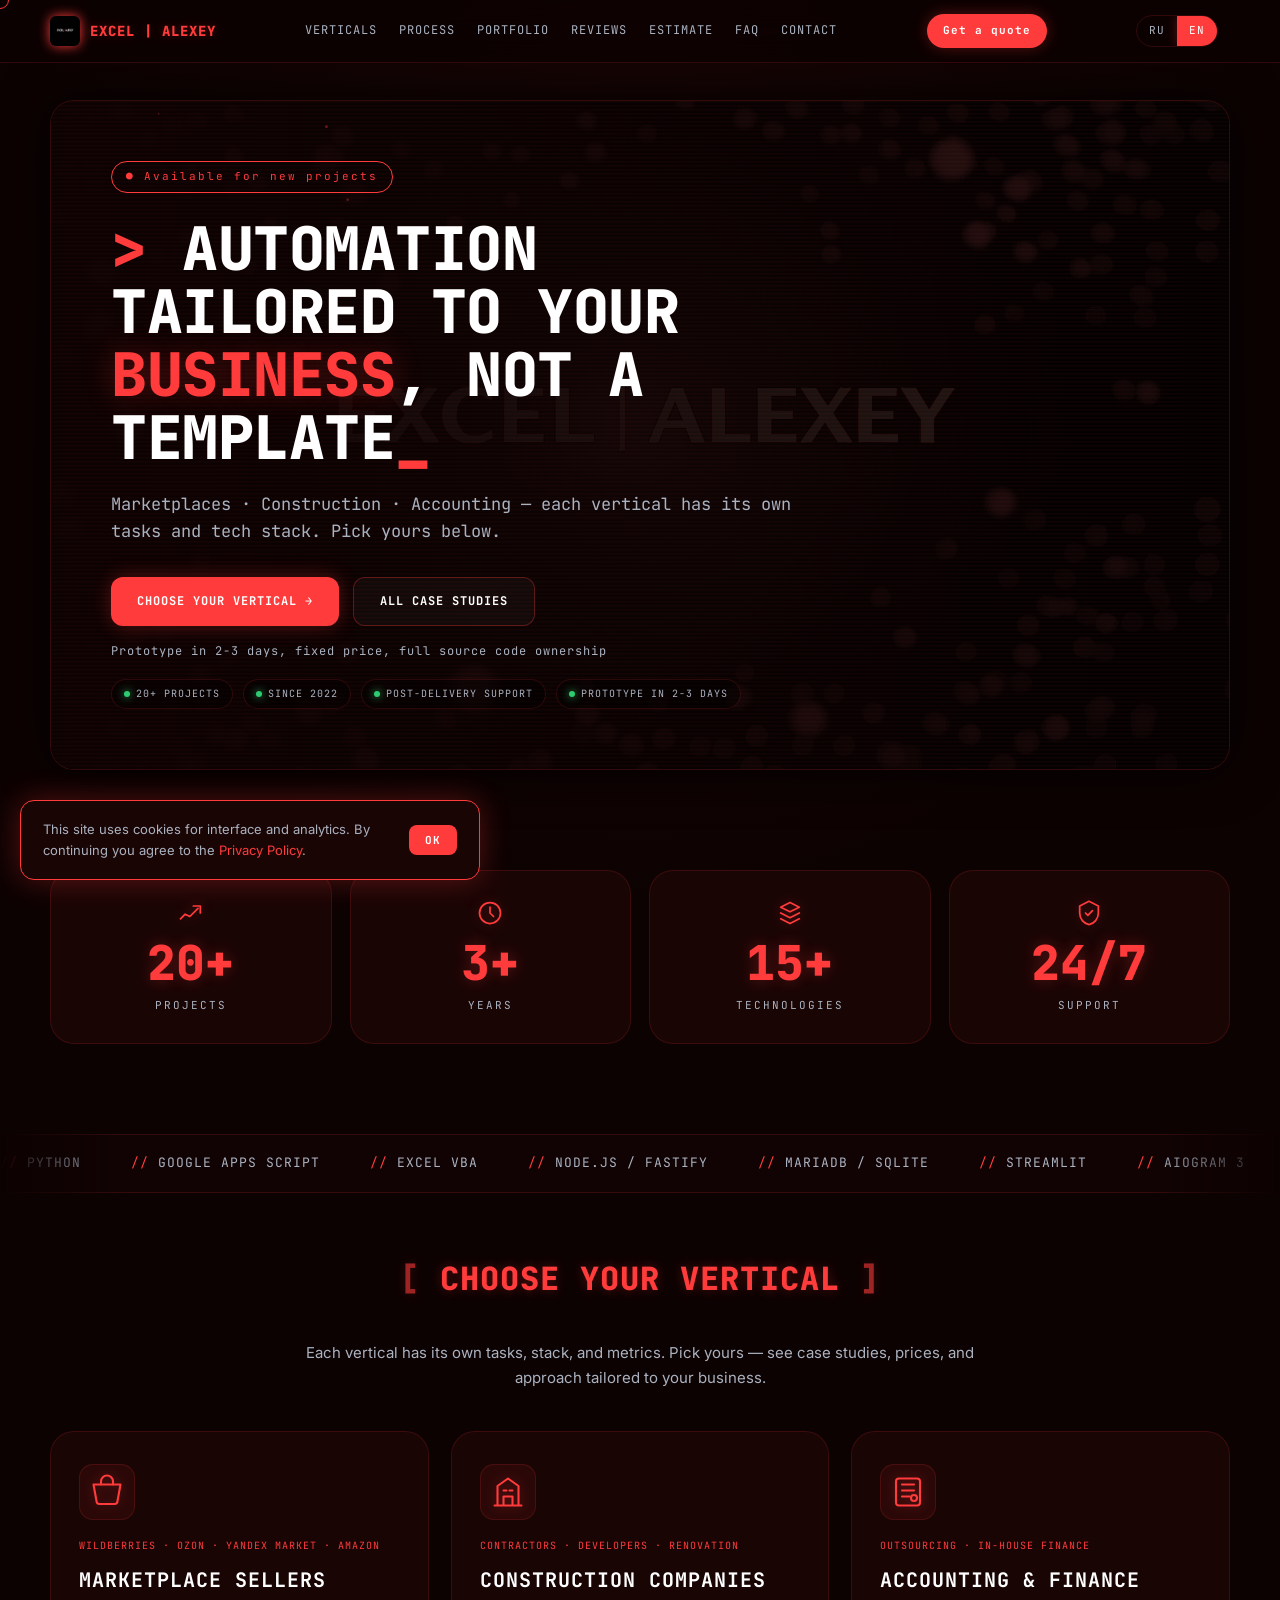
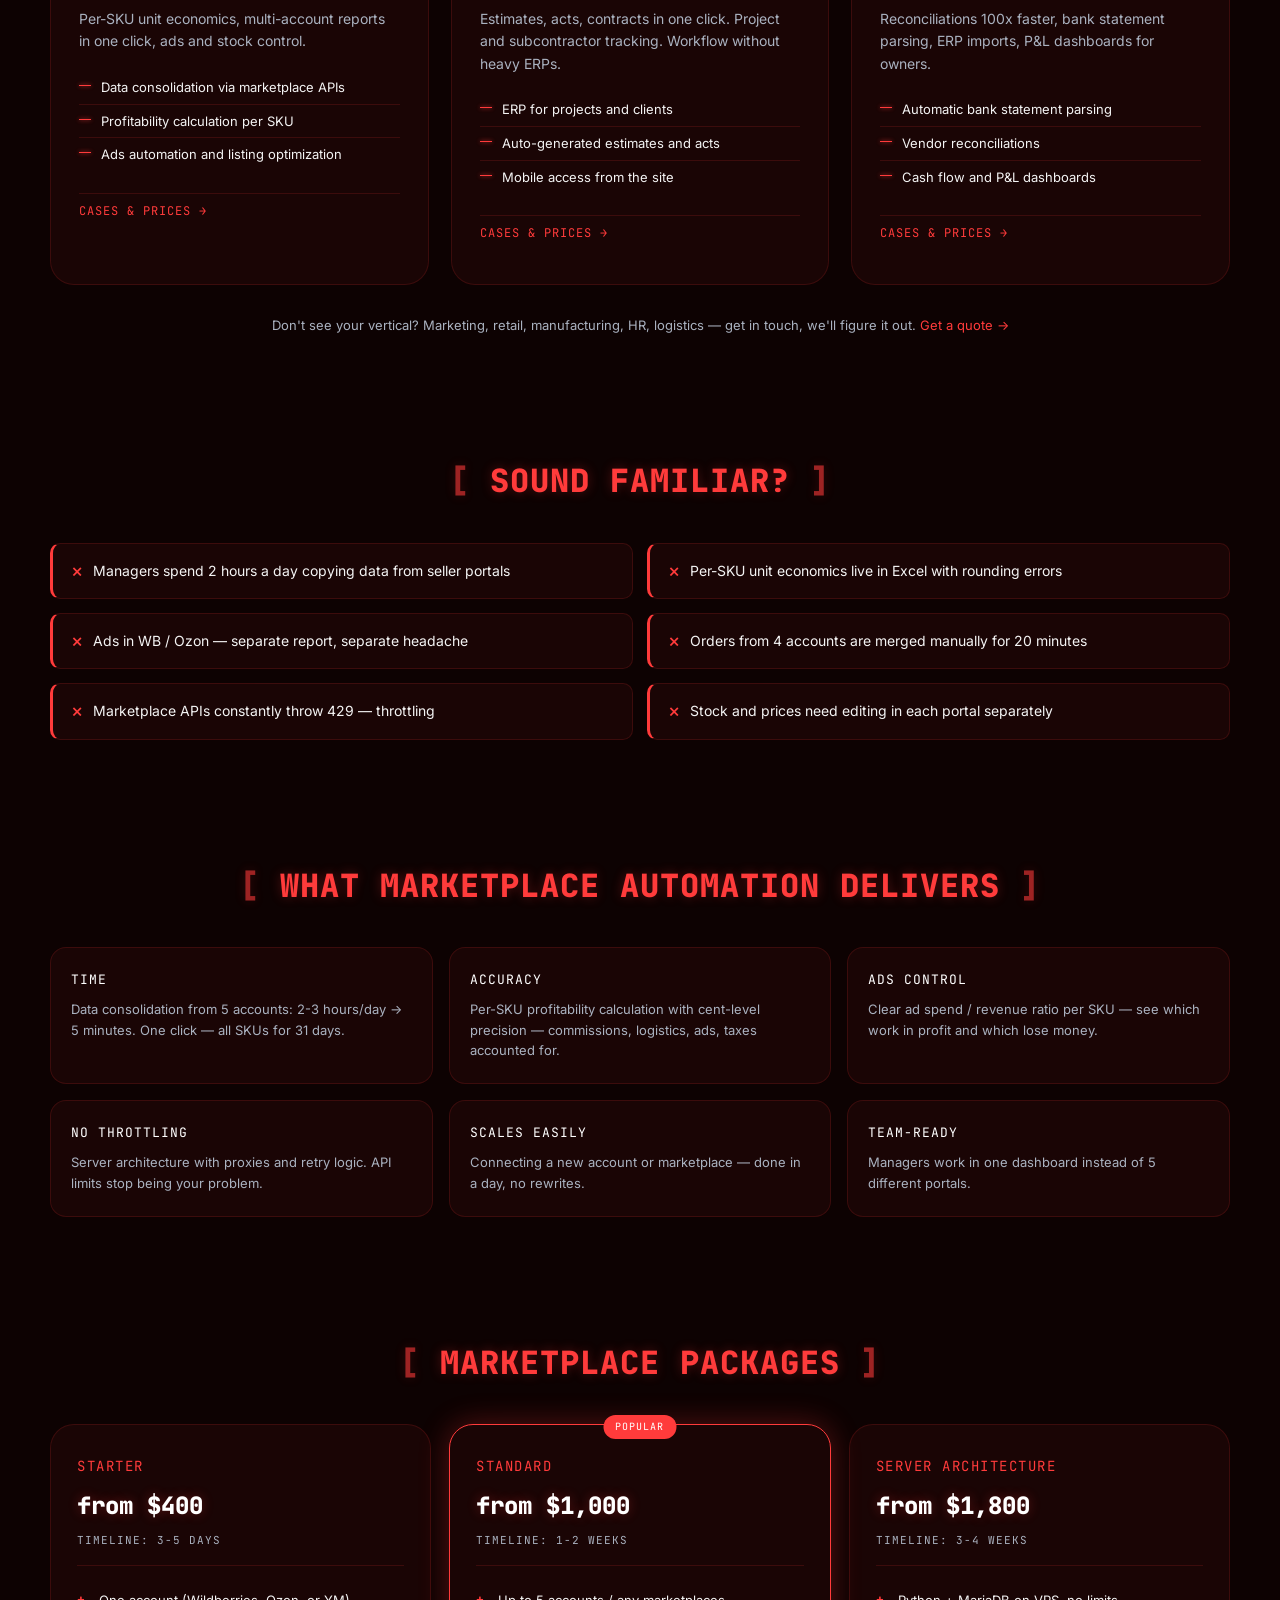
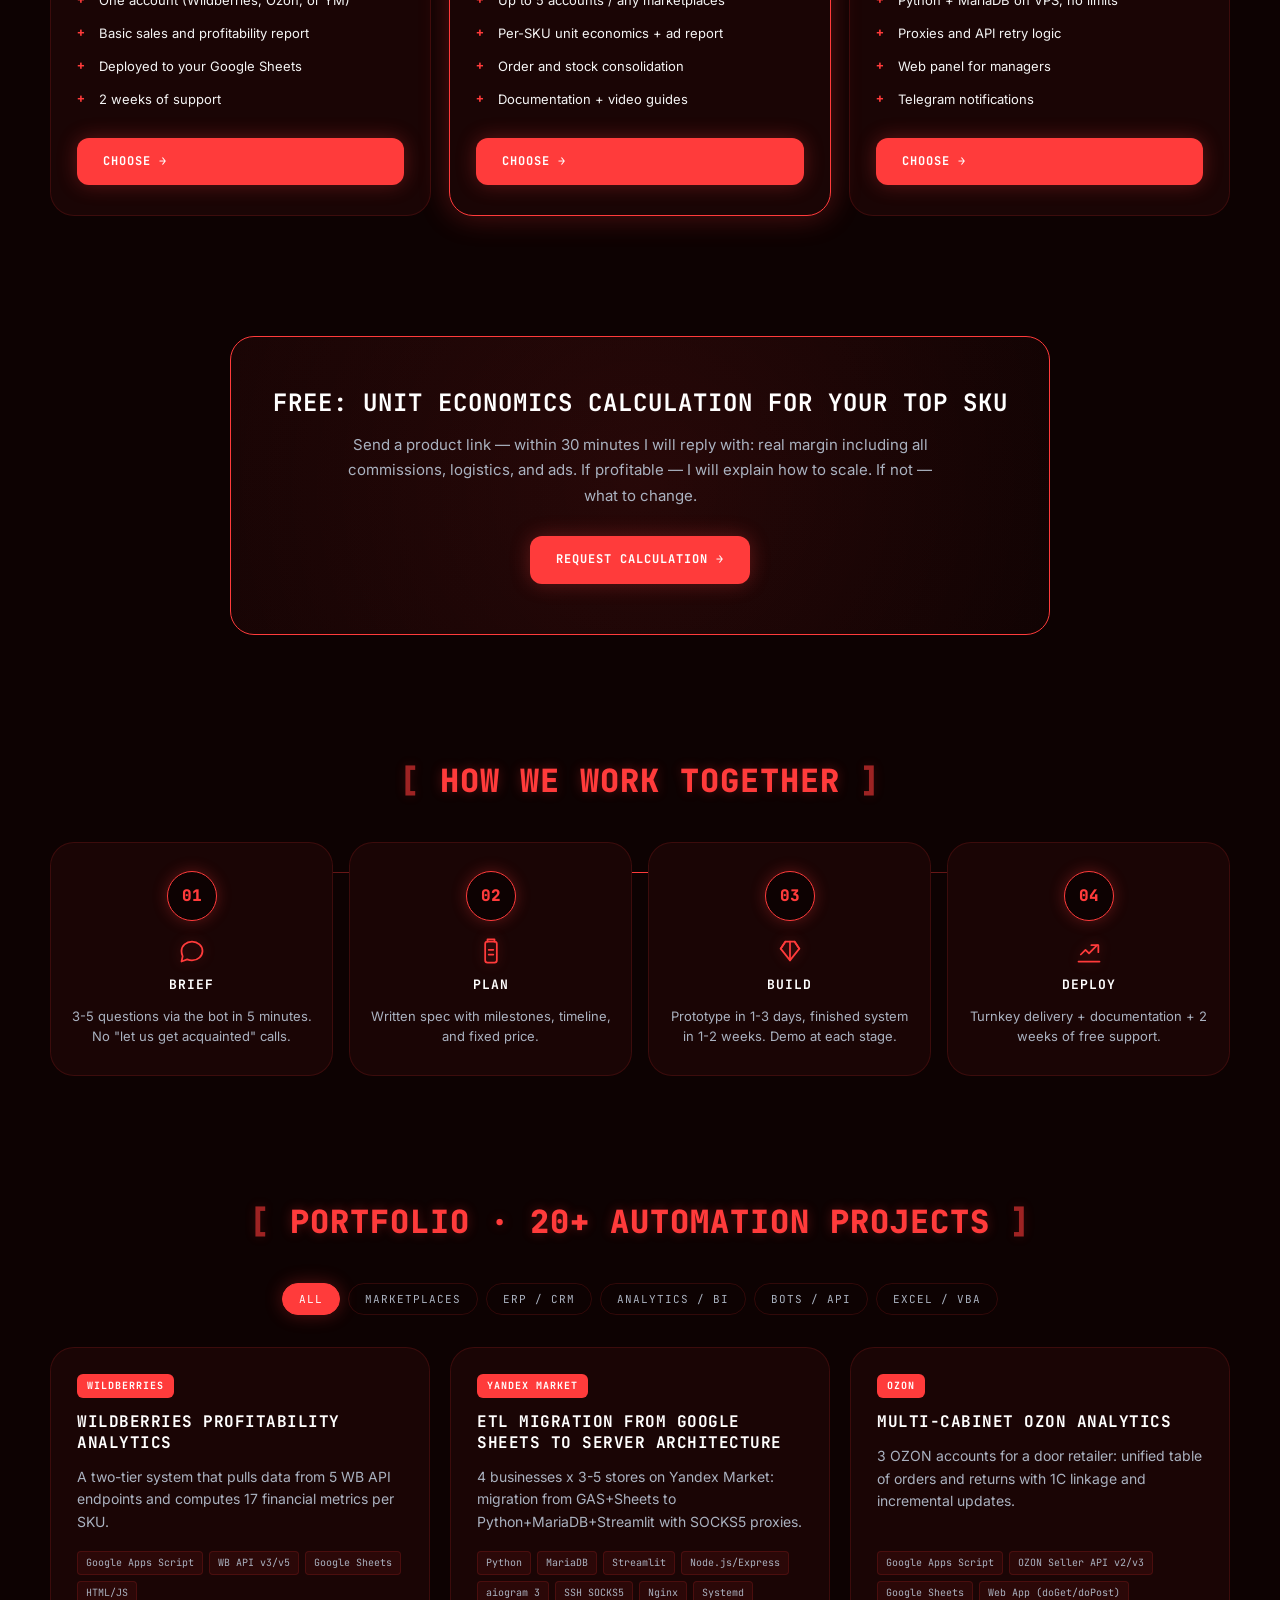
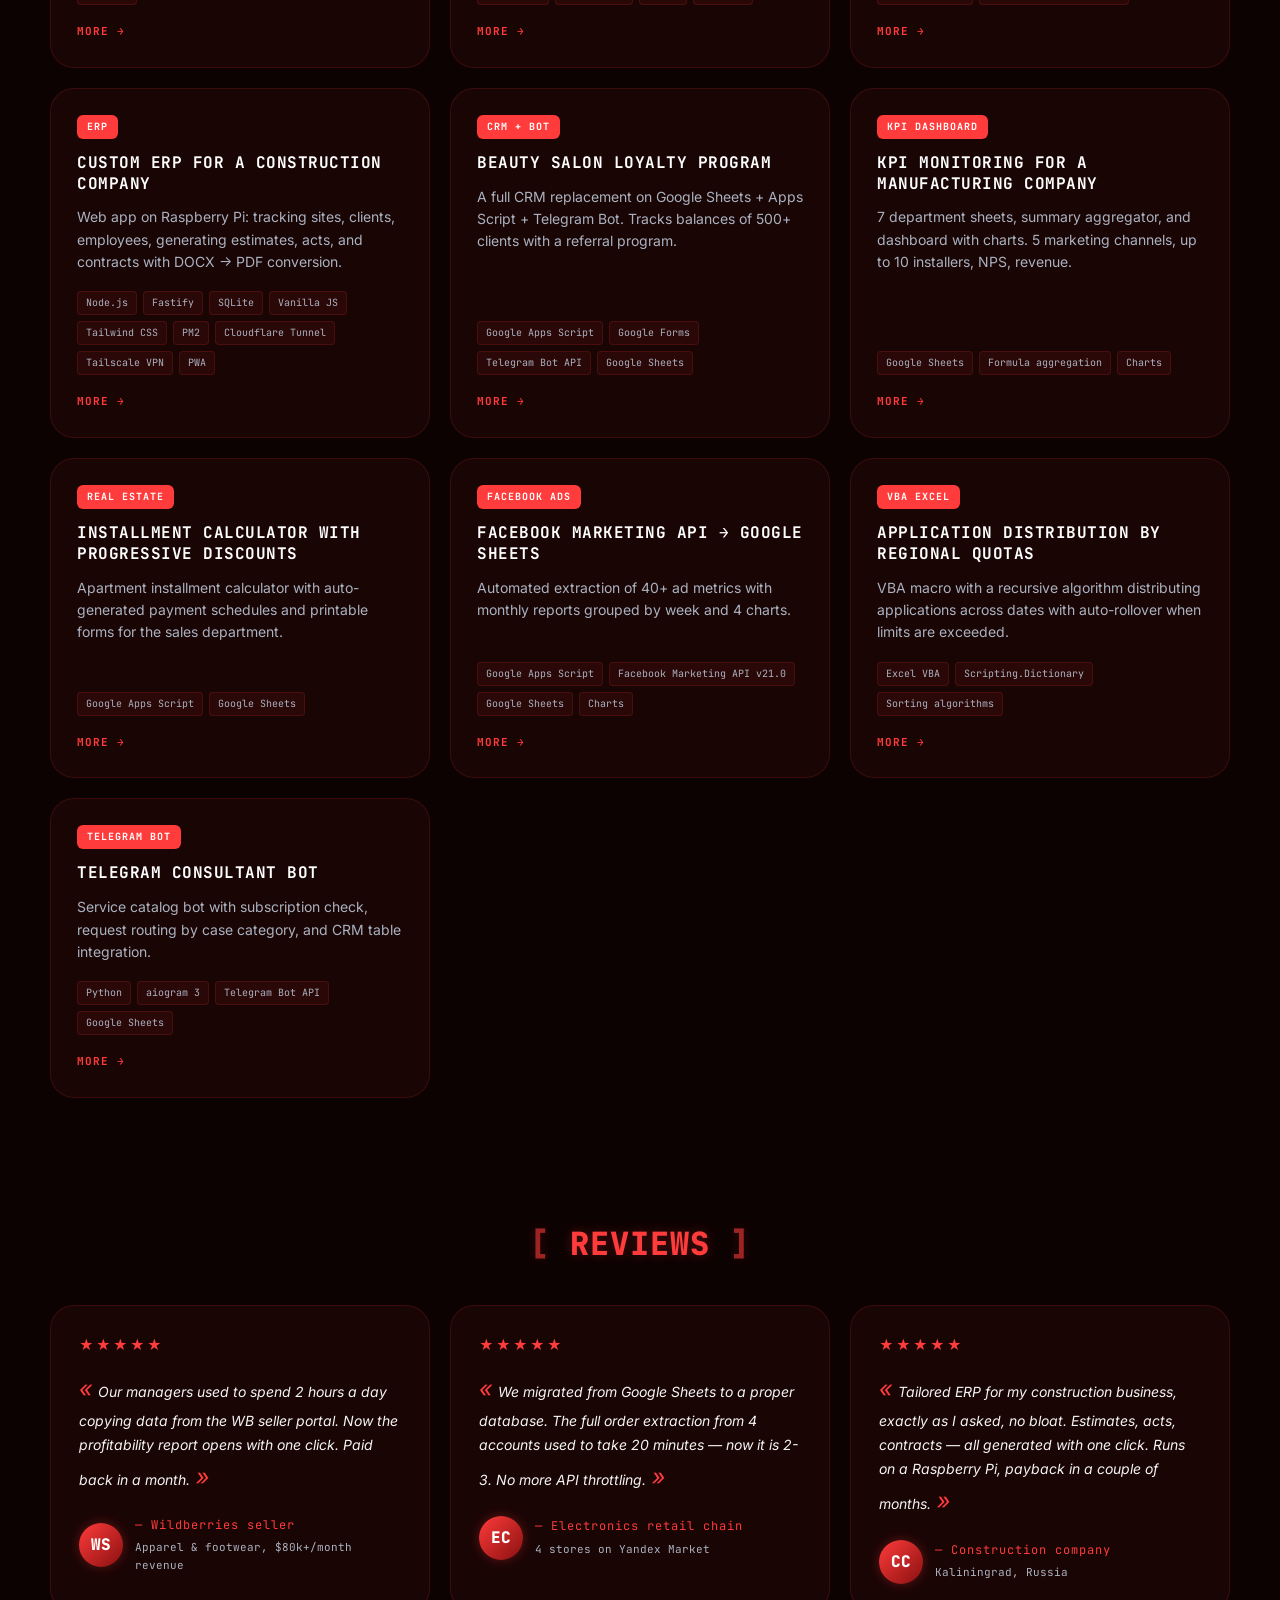
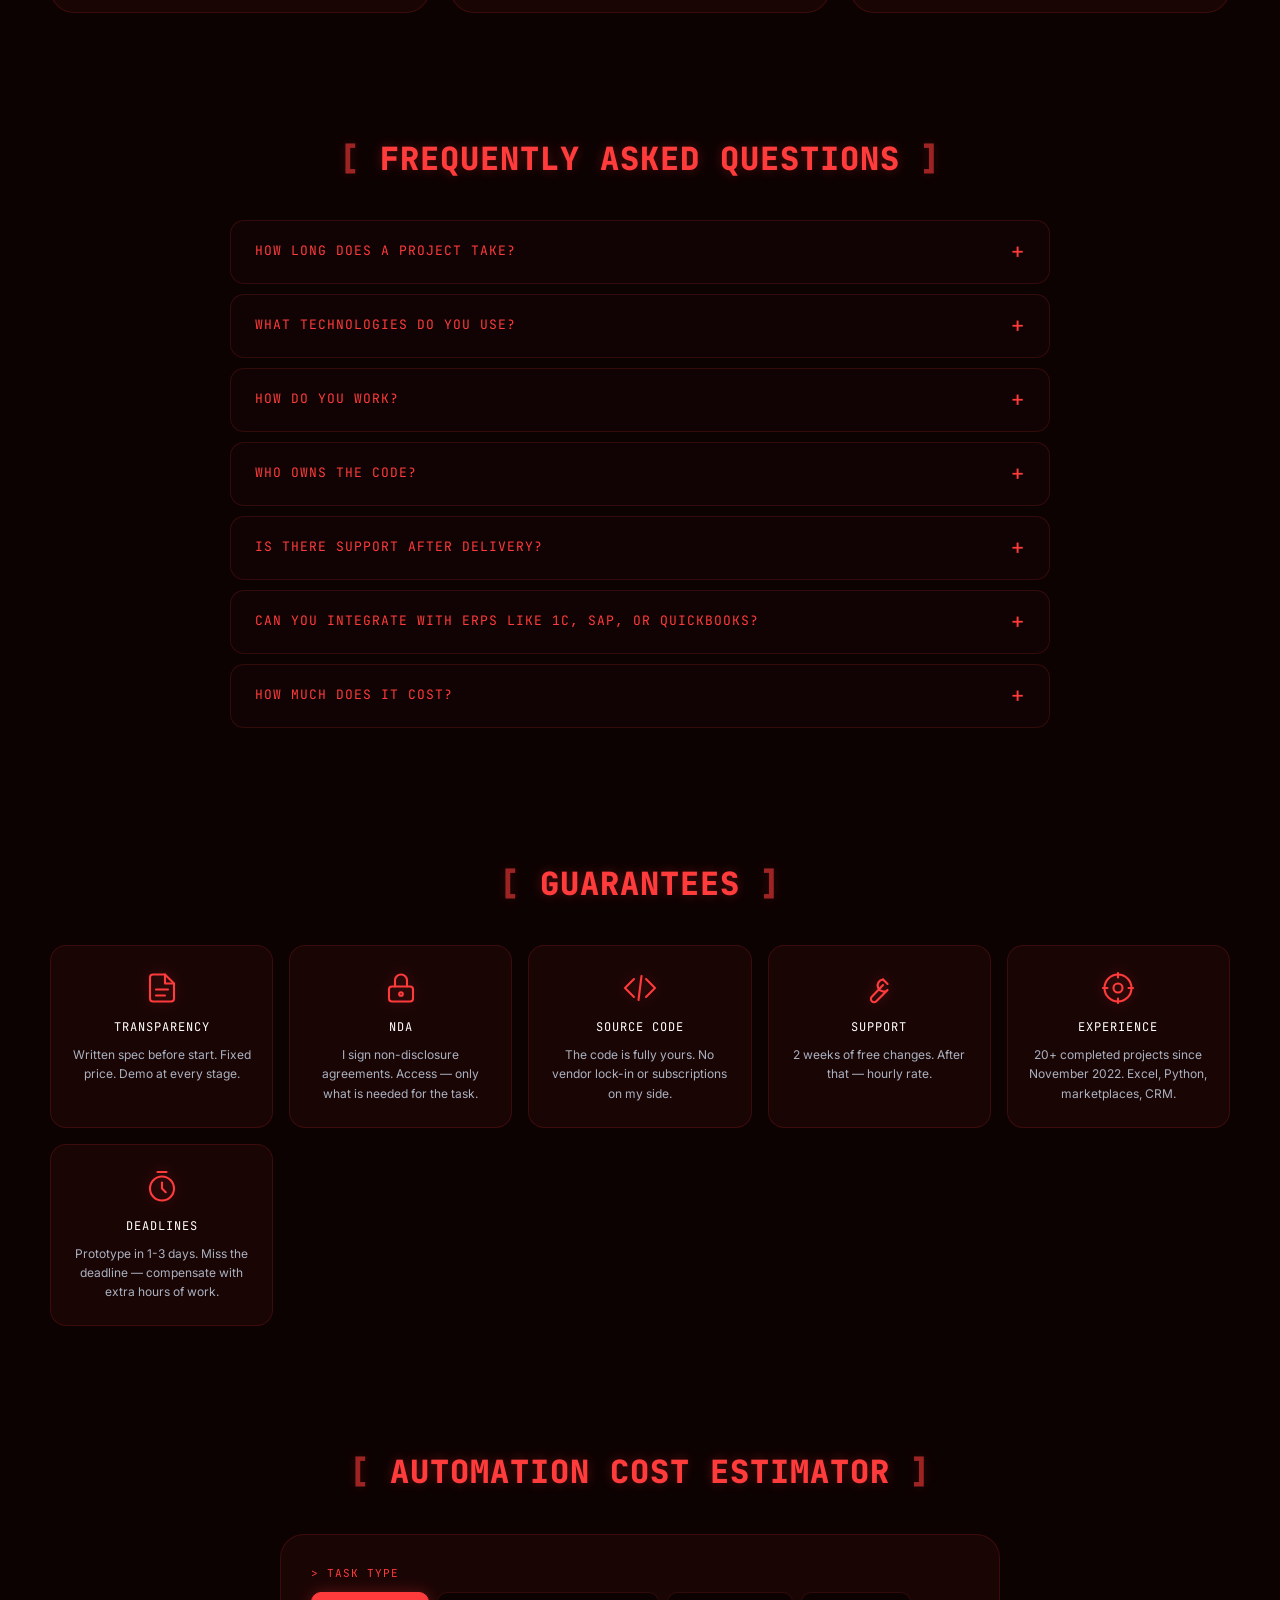
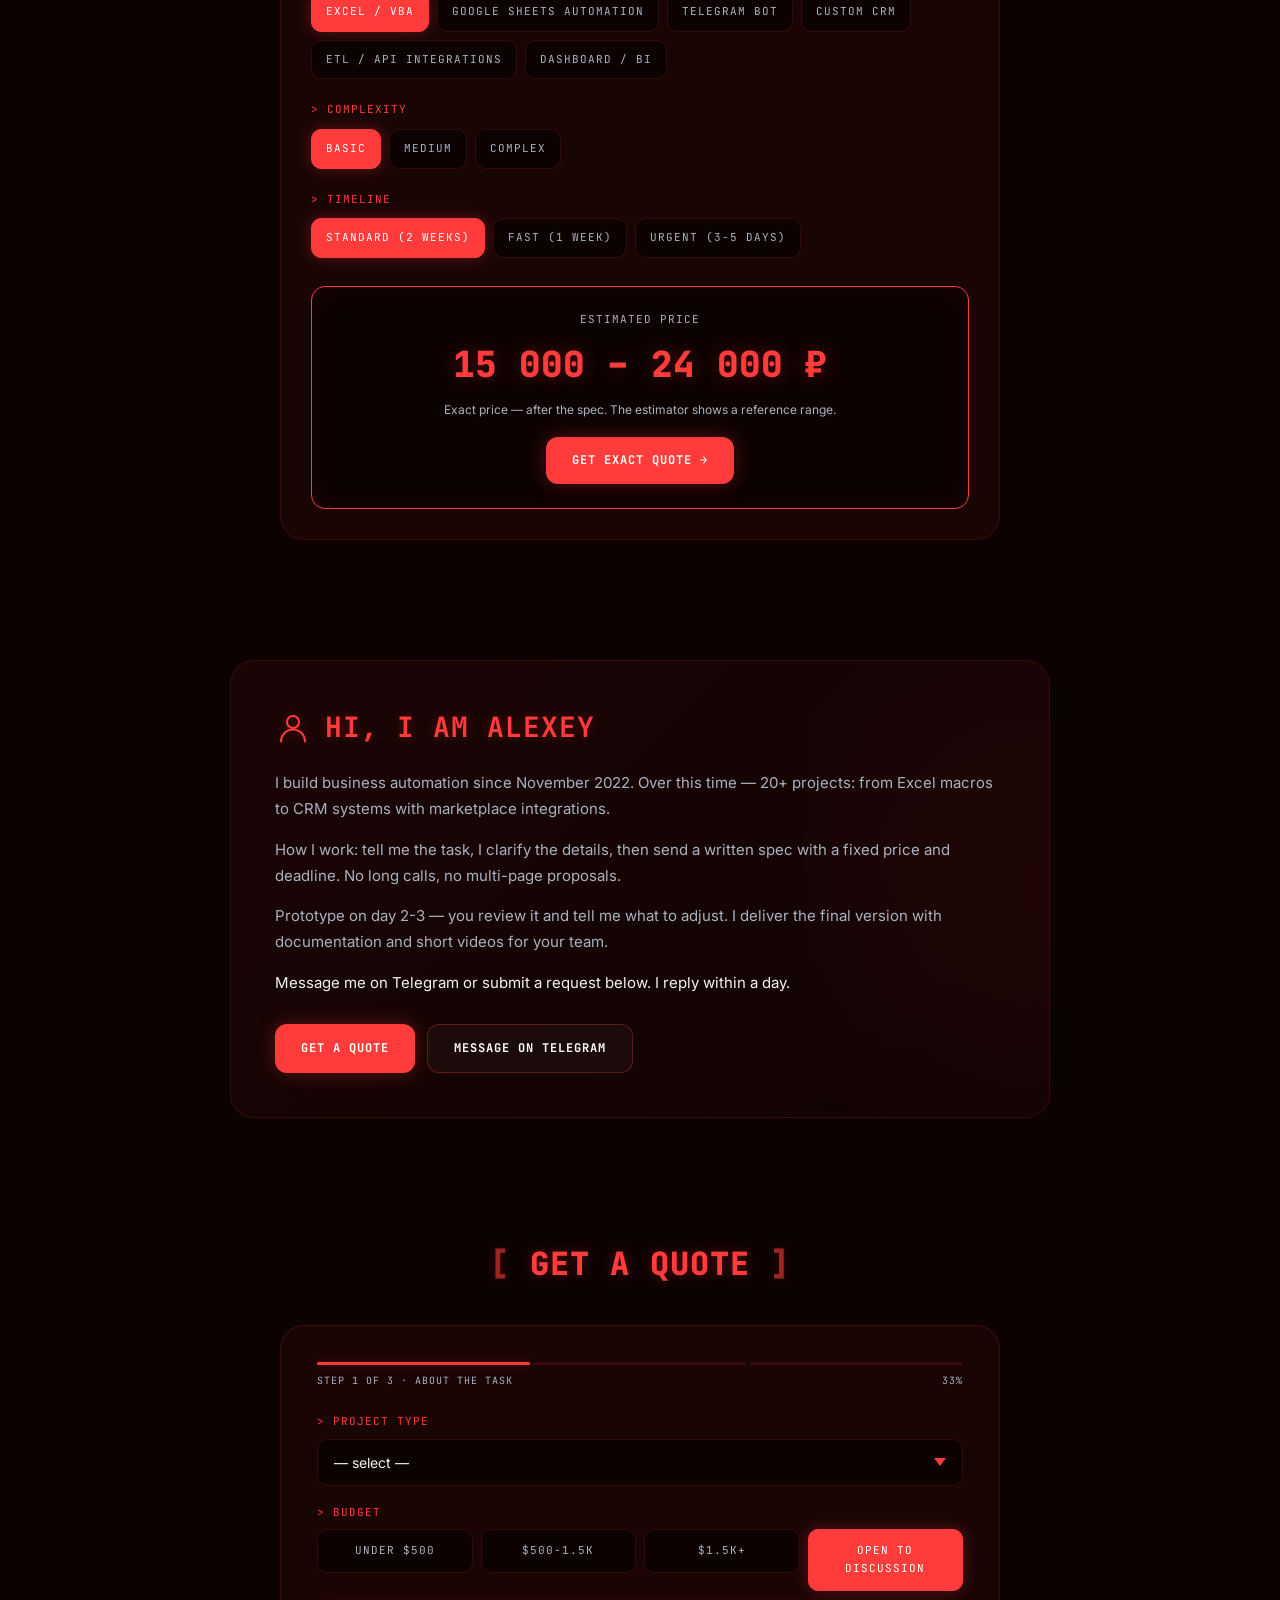
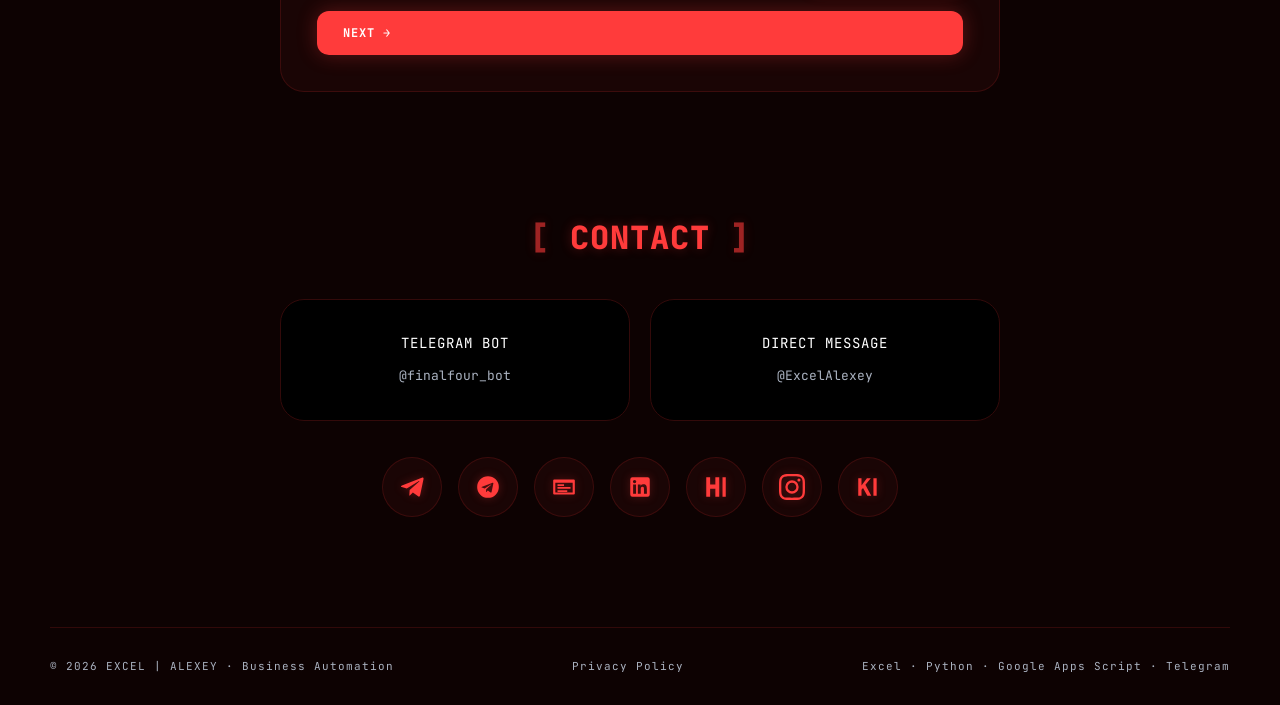
<file: en/marketplaces/index.html>
<!DOCTYPE html>
<html lang="en">
<head>
<meta charset="utf-8" />
<meta name="viewport" content="width=device-width, initial-scale=1.0" />
<!-- Google tag (gtag.js) -->
<script async src="https://www.googletagmanager.com/gtag/js?id=G-3XF21N7YJF"></script>
<script>
  window.dataLayer = window.dataLayer || [];
  function gtag(){dataLayer.push(arguments);}
  gtag('js', new Date());

  gtag('config', 'G-3XF21N7YJF');
</script>
<!-- Yandex.Metrika counter -->
<script type="text/javascript">
  (function(m,e,t,r,i,k,a){
      m[i]=m[i]||function(){(m[i].a=m[i].a||[]).push(arguments)};
      m[i].l=1*new Date();
      for (var j = 0; j < document.scripts.length; j++) {if (document.scripts[j].src === r) { return; }}
      k=e.createElement(t),a=e.getElementsByTagName(t)[0],k.async=1,k.src=r,a.parentNode.insertBefore(k,a)
  })(window, document,'script','https://mc.yandex.ru/metrika/tag.js?id=108996801', 'ym');

  ym(108996801, 'init', {ssr:true, webvisor:true, clickmap:true, ecommerce:"dataLayer", referrer: document.referrer, url: location.href, accurateTrackBounce:true, trackLinks:true});
</script>
<noscript><div><img src="https://mc.yandex.ru/watch/108996801" style="position:absolute; left:-9999px;" alt="" /></div></noscript>
<!-- /Yandex.Metrika counter -->
<!-- Auto-language detection (runs before render) -->
<script>
(function(){
  try {
    var saved = localStorage.getItem('preferred_lang');
    if (saved === 'en') return; // user explicitly chose EN
    if (saved === 'ru') {
      location.replace('/' + location.search + location.hash);
      return;
    }
    // First visit — detect by browser language
    var langs = (navigator.languages || [navigator.language || 'en']).map(function(l){return (l||'').toLowerCase().split('-')[0];});
    var slavic = ['ru','uk','be','kk','ky','tg','uz','az'];
    var isSlavic = langs.some(function(l){return slavic.indexOf(l) >= 0;});
    if (isSlavic) {
      location.replace('/' + location.search + location.hash);
    }
  } catch(e){}
})();
</script>
<meta name="google-site-verification" content="O84R7Kp4VEFQsmu5itda_h6VPmX3z3XzBydWqkqTWB4" />

<title>For Marketplace Sellers — Marketplaces | EXCEL ALEXEY</title>
<meta name="description" content="Automation for селлерам Wildberries, Ozon, Yandex Market. Wildberries · Ozon · Yandex Market · API integrations · per-SKU unit economics · multi-account reports in one click." />
<meta name="keywords" content="business automation, custom CRM development, Google Apps Script, Excel VBA, Python automation, Telegram bot, marketplace API integration, ETL, dashboards, BI analytics" />
<meta name="author" content="Alexey, EXCEL | ALEXEY" />
<meta name="robots" content="index, follow, max-image-preview:large, max-snippet:-1, max-video-preview:-1" />
<meta name="googlebot" content="index, follow" />
<meta name="yandex" content="index, follow" />
<link rel="canonical" href="https://excelalexey-maker.github.io/en/marketplaces/" />

<!-- hreflang -->
<link rel="alternate" hreflang="ru" href="https://excelalexey-maker.github.io/marketplaces/" />
<link rel="alternate" hreflang="en" href="https://excelalexey-maker.github.io/en/marketplaces/" />
<link rel="alternate" hreflang="x-default" href="https://excelalexey-maker.github.io/" />

<meta property="og:type" content="website" />
<meta property="og:url" content="https://excelalexey-maker.github.io/en/" />
<meta property="og:title" content="For Marketplace Sellers — Marketplaces | EXCEL ALEXEY" />
<meta property="og:description" content="Automation for селлерам Wildberries, Ozon, Yandex Market. Wildberries · Ozon · Yandex Market · API integrations · per-SKU unit economics · multi-account reports in one click." />
<meta property="og:image" content="https://excelalexey-maker.github.io/hero-poster.jpg" />
<meta property="og:image:width" content="1200" />
<meta property="og:image:height" content="630" />
<meta property="og:locale" content="en_US" />
<meta property="og:locale:alternate" content="ru_RU" />
<meta property="og:site_name" content="EXCEL | ALEXEY" />

<meta name="twitter:card" content="summary_large_image" />
<meta name="twitter:title" content="EXCEL | ALEXEY — Business Automation" />
<meta name="twitter:description" content="Excel/VBA, GAS, Python, MariaDB, Telegram bots, marketplace APIs." />
<meta name="twitter:image" content="https://excelalexey-maker.github.io/hero-poster.jpg" />

<meta name="geo.region" content="VN" />
<meta name="geo.placename" content="Remote worldwide" />
<meta name="theme-color" content="#0d0202" />
<meta name="format-detection" content="telephone=no" />

<link rel="icon" href="/favicon.ico" sizes="any" />
<link rel="icon" href="/favicon.svg" type="image/svg+xml" />
<link rel="apple-touch-icon" href="/apple-touch-icon.png" />
<link rel="manifest" href="/site.webmanifest" />

<link rel="preload" as="image" href="/hero-poster.jpg" fetchpriority="high" />
<link rel="preload" as="image" href="/Logo.png" />
<link rel="dns-prefetch" href="//mc.yandex.ru" />
<link rel="dns-prefetch" href="//www.googletagmanager.com" />
<link rel="dns-prefetch" href="//api.telegram.org" />

<link rel="preconnect" href="https://fonts.googleapis.com" />
<link rel="preconnect" href="https://fonts.gstatic.com" crossorigin />
<link href="https://fonts.googleapis.com/css2?family=Inter:wght@300;400;700;800&family=JetBrains+Mono:wght@400;700&display=swap" rel="stylesheet" />

<!-- ════════════════════════════════════════════════════════════════
     АНАЛИТИКА И UTM-ТРЕКИНГ
     ВАЖНО: подставь свои ID ниже:
       YM_ID  — ID счётчика Яндекс.Метрики (https://metrika.yandex.ru/)
       GA_ID  — Measurement ID Google Analytics 4 (формат G-XXXXXXXXXX)
     Если какой-то сервис не нужен — оставь "" (пустую строку), скрипт не загрузится.
     ════════════════════════════════════════════════════════════════ -->
<script>
window.ANALYTICS = {
  YM_ID: "108996801",          
  GA_ID: "G-3XF21N7YJF",          // например: "G-XXXXXXXXXX"
  TG_BOT_TOKEN: "",   // токен бота для отправки заявок (см. внизу)
  TG_CHAT_ID: ""      // твой chat_id (узнать через @userinfobot)
};

/* === ЗАХВАТ UTM-МЕТОК (хранятся 30 дней) === */
(function(){
  try {
    const params = new URLSearchParams(location.search);
    const utmKeys = ['utm_source','utm_medium','utm_campaign','utm_content','utm_term','gclid','yclid','fbclid'];
    const captured = {};
    utmKeys.forEach(k => { const v = params.get(k); if (v) captured[k] = v; });
    if (Object.keys(captured).length) {
      captured._first_visit = new Date().toISOString();
      captured._referrer = document.referrer || 'direct';
      captured._landing = location.pathname;
      localStorage.setItem('utm_data', JSON.stringify(captured));
      localStorage.setItem('utm_data_ts', Date.now().toString());
    }
    // протухание через 30 дней
    const ts = +localStorage.getItem('utm_data_ts') || 0;
    if (ts && (Date.now() - ts) > 30*24*60*60*1000) {
      localStorage.removeItem('utm_data');
      localStorage.removeItem('utm_data_ts');
    }
  } catch(e){}
})();

/* === ЕДИНАЯ ФУНКЦИЯ ОТПРАВКИ СОБЫТИЙ === */
window.trackEvent = function(category, action, label, value) {
  try {
    if (window.ym && window.ANALYTICS.YM_ID) {
      window.ym(window.ANALYTICS.YM_ID, 'reachGoal', action, { category, label, value });
    }
    if (window.gtag) {
      window.gtag('event', action, { event_category: category, event_label: label, value: value });
    }
    // лог в консоль для отладки
    console.log('[track]', category, action, label || '', value || '');
  } catch(e){}
};

/* === ЯНДЕКС.МЕТРИКА === */
if (window.ANALYTICS.YM_ID) {
  (function(m,e,t,r,i,k,a){m[i]=m[i]||function(){(m[i].a=m[i].a||[]).push(arguments)};
  m[i].l=1*new Date();
  for (var j = 0; j < document.scripts.length; j++) {if (document.scripts[j].src === r) { return; }}
  k=e.createElement(t),a=e.getElementsByTagName(t)[0],k.async=1,k.src=r,a.parentNode.insertBefore(k,a)})
  (window, document, "script", "https://mc.yandex.ru/metrika/tag.js", "ym");
  ym(window.ANALYTICS.YM_ID, "init", { clickmap:true, trackLinks:true, accurateTrackBounce:true, webvisor:true, ecommerce:"dataLayer" });
}

/* === GOOGLE ANALYTICS 4 === */
if (window.ANALYTICS.GA_ID) {
  const s = document.createElement('script');
  s.async = true;
  s.src = 'https://www.googletagmanager.com/gtag/js?id=' + window.ANALYTICS.GA_ID;
  document.head.appendChild(s);
  window.dataLayer = window.dataLayer || [];
  window.gtag = function(){ dataLayer.push(arguments); };
  gtag('js', new Date());
  gtag('config', window.ANALYTICS.GA_ID, { anonymize_ip: true });
}
</script>

<script type="application/ld+json">
{
  "@context": "https://schema.org",
  "@graph": [
    {
      "@type": "ProfessionalService",
      "@id": "https://excelalexey-maker.github.io/#business",
      "name": "EXCEL | ALEXEY — Business Automation",
      "alternateName": "Excel Alexey",
      "description": "Turnkey business automation: Excel/VBA, Google Apps Script, Python, MariaDB, Telegram bots, marketplace API integrations. 20+ projects since November 2022.",
      "url": "https://excelalexey-maker.github.io/en/",
      "image": "https://excelalexey-maker.github.io/hero-poster.jpg",
      "logo": "https://excelalexey-maker.github.io/Logo.png",
      "priceRange": "$$",
      "currenciesAccepted": "RUB, USD, EUR",
      "paymentAccepted": "Bank transfer, SBP, Cryptocurrency",
      "areaServed": [
        {"@type": "Country", "name": "Russia"},
        {"@type": "Country", "name": "Belarus"},
        {"@type": "Country", "name": "Kazakhstan"},
        {"@type": "AdministrativeArea", "name": "CIS"}
      ],
      "serviceArea": {"@type": "GeoCircle", "geoMidpoint": {"@type": "GeoCoordinates", "latitude": 55.7558, "longitude": 37.6173}, "geoRadius": 10000000},
      "knowsLanguage": ["ru", "en"],
      "provider": {"@id": "https://excelalexey-maker.github.io/#person"},
      "founder": {"@id": "https://excelalexey-maker.github.io/#person"},
      "aggregateRating": {
        "@type": "AggregateRating",
        "ratingValue": "5.0",
        "reviewCount": "18",
        "bestRating": "5",
        "worstRating": "1"
      },
      "hasOfferCatalog": {
        "@type": "OfferCatalog",
        "name": "Automation services",
        "itemListElement": [
          {"@type": "Offer", "itemOffered": {"@type": "Service", "name": "Custom CRM development", "description": "CRM systems tailored to client business processes. Stack: Python, Node.js, MariaDB."}, "priceSpecification": {"@type": "PriceSpecification", "minPrice": 80000, "priceCurrency": "RUB"}},
          {"@type": "Offer", "itemOffered": {"@type": "Service", "name": "Dashboards and analytics", "description": "BI dashboards on Streamlit, Google Looker Studio, Excel Power Query."}, "priceSpecification": {"@type": "PriceSpecification", "minPrice": 30000, "priceCurrency": "RUB"}},
          {"@type": "Offer", "itemOffered": {"@type": "Service", "name": "Marketplace API integration", "description": "Wildberries, Ozon, Yandex Market: orders, stock, prices, ads data extraction."}, "priceSpecification": {"@type": "PriceSpecification", "minPrice": 40000, "priceCurrency": "RUB"}},
          {"@type": "Offer", "itemOffered": {"@type": "Service", "name": "Telegram bots", "description": "Bots on aiogram 3 and Node.js: notifications, lead capture, CRM integrations."}, "priceSpecification": {"@type": "PriceSpecification", "minPrice": 25000, "priceCurrency": "RUB"}},
          {"@type": "Offer", "itemOffered": {"@type": "Service", "name": "Excel and VBA macros", "description": "Excel routine automation, custom functions, one-click reports."}, "priceSpecification": {"@type": "PriceSpecification", "minPrice": 15000, "priceCurrency": "RUB"}},
          {"@type": "Offer", "itemOffered": {"@type": "Service", "name": "ETL systems and data migration", "description": "Migration from Google Sheets to server databases (MariaDB, PostgreSQL)."}, "priceSpecification": {"@type": "PriceSpecification", "minPrice": 100000, "priceCurrency": "RUB"}}
        ]
      },
      "review": [
        {
          "@type": "Review",
          "reviewRating": {"@type": "Rating", "ratingValue": "5", "bestRating": "5"},
          "author": {"@type": "Person", "name": "Wildberries seller (apparel and footwear)"},
          "reviewBody": "Our managers used to spend 2 hours a day copying data from the WB seller portal. Now the profitability report for SKUs opens with one click. Paid back in a month."
        },
        {
          "@type": "Review",
          "reviewRating": {"@type": "Rating", "ratingValue": "5", "bestRating": "5"},
          "author": {"@type": "Person", "name": "Electronics retail chain"},
          "reviewBody": "We migrated from Google Sheets to a proper database. The full order extraction cycle from 4 accounts used to take 20 minutes — now it is 2-3."
        },
        {
          "@type": "Review",
          "reviewRating": {"@type": "Rating", "ratingValue": "5", "bestRating": "5"},
          "author": {"@type": "Person", "name": "Construction company, Kaliningrad"},
          "reviewBody": "Tailored ERP for my construction business, no bloat. Estimates, acts, contracts — everything generated with one click. Payback in a couple of months."
        }
      ],
      "sameAs": [
        "https://t.me/ExcelAlexey",
        "https://www.linkedin.com/in/excel-alexey/",
        "https://career.habr.com/excelalexey",
        "https://www.instagram.com/excelalexey/",
        "https://kwork.ru/user/excel_alexey"
      ]
    },
    {
      "@type": "Person",
      "@id": "https://excelalexey-maker.github.io/#person",
      "name": "Alexey",
      "alternateName": "Excel Alexey",
      "jobTitle": "Business Automation Specialist",
      "description": "Business automation specialist working since November 2022. 20+ completed projects: CRM systems, ETL pipelines, marketplace API integrations, Telegram bots.",
      "url": "https://excelalexey-maker.github.io/",
      "image": "https://excelalexey-maker.github.io/hero-poster.jpg",
      "knowsAbout": [
        "Python", "Google Apps Script", "Excel VBA", "Node.js",
        "MariaDB", "SQLite", "PostgreSQL", "Streamlit",
        "aiogram", "Telegram Bot API",
        "Wildberries API", "Ozon Seller API", "Yandex Market API",
        "ETL", "REST API", "Cloudflare Tunnel",
        "Business automation", "Marketplace unit economics"
      ],
      "knowsLanguage": ["ru", "en"],
      "hasOccupation": {
        "@type": "Occupation",
        "name": "Business Automation Specialist",
        "occupationLocation": {"@type": "Country", "name": "Russia"},
        "skills": "Python, VBA, Google Apps Script, Node.js, MariaDB, Telegram Bot API"
      },
      "sameAs": [
        "https://t.me/ExcelAlexey",
        "https://www.linkedin.com/in/excel-alexey/",
        "https://career.habr.com/excelalexey",
        "https://www.instagram.com/excelalexey/",
        "https://kwork.ru/user/excel_alexey"
      ]
    },
    {
      "@type": "WebSite",
      "@id": "https://excelalexey-maker.github.io/#website",
      "url": "https://excelalexey-maker.github.io/en/",
      "name": "EXCEL | ALEXEY",
      "inLanguage": ["en", "ru"],
      "publisher": {"@id": "https://excelalexey-maker.github.io/#person"}
    },
    {
      "@type": "BreadcrumbList",
      "@id": "https://excelalexey-maker.github.io/en/marketplaces/#breadcrumb",
      "itemListElement": [
        {"@type": "ListItem", "position": 1, "name": "Home", "item": "https://excelalexey-maker.github.io/en/"},
        {"@type": "ListItem", "position": 2, "name": "Services", "item": "https://excelalexey-maker.github.io/en/#process"},
        {"@type": "ListItem", "position": 3, "name": "Portfolio", "item": "https://excelalexey-maker.github.io/en/#cases"},
        {"@type": "ListItem", "position": 4, "name": "Contact", "item": "https://excelalexey-maker.github.io/en/#contact"}
      ]
    }
  ]
}
</script>

<script type="application/ld+json">
{
  "@context": "https://schema.org",
  "@type": "FAQPage",
  "mainEntity": [
    {"@type": "Question", "name": "How long does an automation project take?",
     "acceptedAnswer": {"@type": "Answer", "text": "Prototype in 1-3 days, finished project in 1-2 weeks depending on complexity. ETL systems and custom ERPs — 3-6 weeks."}},
    {"@type": "Question", "name": "What technologies do you use?",
     "acceptedAnswer": {"@type": "Answer", "text": "Python, Google Apps Script, VBA Excel, Node.js, SQL/MariaDB/SQLite, Telegram Bot API, REST APIs of marketplaces (Wildberries, Ozon, Yandex Market)."}},
    {"@type": "Question", "name": "How do you work?",
     "acceptedAnswer": {"@type": "Answer", "text": "Remotely worldwide. I work with individuals and businesses. Payment via bank transfer or cryptocurrency. Engagement details are agreed individually."}},
    {"@type": "Question", "name": "Who owns the code after project delivery?",
     "acceptedAnswer": {"@type": "Answer", "text": "The client owns it fully. I hand over source code, documentation, and operation instructions. No subscriptions or vendor lock-in."}},
    {"@type": "Question", "name": "Is there support after delivery?",
     "acceptedAnswer": {"@type": "Answer", "text": "2 weeks of free support and minor changes are included in the price. After that — hourly rate or monthly retainer."}},
    {"@type": "Question", "name": "Can you integrate 1C with marketplaces?",
     "acceptedAnswer": {"@type": "Answer", "text": "Yes, via REST API, OData, Excel/CSV export, or direct database connection. Integration of 1C with marketplaces, CRMs, and Telegram is feasible."}},
    {"@type": "Question", "name": "How much does automation cost?",
     "acceptedAnswer": {"@type": "Answer", "text": "Simple Google Sheets automation — from $200. Custom CRM — from $1,000. ETL system with backend — from $1,800. Exact price — after the spec."}}
  ]
}
</script>

<style>
:root {
  --bg: #0d0202;
  --card: #1a0505;
  --card-2: #110303;
  --accent: #ff3b3b;
  --accent-glow: rgba(255, 59, 59, 0.3);
  --text: #f4f4f4;
  --muted: #aab2c0;
  --border: rgba(255, 59, 59, 0.15);
  --container: 1180px;
  --r: 24px;
}
* { box-sizing: border-box; margin: 0; padding: 0; }
html { scroll-behavior: smooth; }
body {
  font-family: 'Inter', sans-serif;
  color: var(--text);
  background: var(--bg);
  line-height: 1.6;
  overflow-x: hidden;
}
body::before {
  content: ""; position: fixed; inset: 0; z-index: -1;
  background: radial-gradient(circle at 50% 30%, #1a0505 0%, #0d0202 70%);
  animation: bgPulse 10s infinite ease-in-out;
}
@keyframes bgPulse { 0%,100% { opacity: 0.85; } 50% { opacity: 1; } }
.container { width: min(var(--container), 100% - 40px); margin: 0 auto; }
a { text-decoration: none; color: inherit; transition: 0.3s; }
img { max-width: 100%; display: block; }
.mono, h1, h2, h3, .tag, .linkBtn, summary, .chip {
  font-family: 'JetBrains Mono', monospace; text-transform: uppercase; letter-spacing: 1px;
}

/* ── Прогресс скролла ── */
.scrollProgress {
  position: fixed; top: 0; left: 0; height: 2px;
  background: var(--accent); width: 0%; z-index: 9999;
  box-shadow: 0 0 10px var(--accent); transition: width 0.05s linear;
}

/* ── Кастомный курсор ── */
.cursor {
  position: fixed; width: 18px; height: 18px;
  border: 1px solid var(--accent); border-radius: 50%;
  pointer-events: none; z-index: 10000;
  transform: translate(-50%, -50%);
  transition: width 0.2s, height 0.2s, background 0.2s;
  mix-blend-mode: difference;
}
.cursor.active { width: 38px; height: 38px; background: rgba(255,59,59,0.15); }
@media (max-width: 820px), (pointer: coarse) { .cursor { display: none; } }

/* ── HEADER ── */
.siteHeader {
  position: fixed; top: 0; left: 0; right: 0; z-index: 1000;
  background: rgba(13, 2, 2, 0.9);
  backdrop-filter: blur(15px); -webkit-backdrop-filter: blur(15px);
  border-bottom: 1px solid var(--border);
  transition: transform 0.3s;
}
.siteHeader.hidden { transform: translateY(-100%); }
.siteHeader__inner { display: flex; align-items: center; justify-content: space-between; padding: 14px 0; }
.brand { display: flex; align-items: center; gap: 10px; }
.brand__logo { width: 30px; height: 30px; border-radius: 6px; filter: drop-shadow(0 0 6px var(--accent)); }
.brand__name { font-weight: 800; font-size: 14px; color: var(--accent); text-shadow: 0 0 10px var(--accent-glow); font-family: 'JetBrains Mono', monospace; letter-spacing: 1px; }

.nav { display: flex; gap: 22px; }
.nav__link { font-size: 12px; color: var(--muted); font-family: 'JetBrains Mono', monospace; letter-spacing: 1px; text-transform: uppercase; }
.nav__link:hover { color: var(--accent); text-shadow: 0 0 8px var(--accent); }

.headerCta {
  padding: 8px 16px; background: var(--accent); border-radius: 50px;
  font-size: 11px; font-weight: 700; color: #fff;
  box-shadow: 0 0 15px var(--accent-glow);
  font-family: 'JetBrains Mono', monospace; letter-spacing: 1px;
}
.headerCta:hover { transform: translateY(-2px); box-shadow: 0 0 25px var(--accent); }

.burger { display: none; width: 32px; height: 32px; cursor: pointer; flex-direction: column; justify-content: center; gap: 5px; padding: 0; background: none; border: none; }
.burger span { display: block; width: 22px; height: 2px; background: var(--accent); transition: 0.3s; box-shadow: 0 0 6px var(--accent); margin: 0 auto; }
.burger.open span:nth-child(1) { transform: translateY(7px) rotate(45deg); }
.burger.open span:nth-child(2) { opacity: 0; }
.burger.open span:nth-child(3) { transform: translateY(-7px) rotate(-45deg); }

/* ── HERO ── */
main { padding-top: 80px; }
.heroSection { padding: 20px 0 50px; }
.heroCard {
  position: relative; border-radius: var(--r); overflow: hidden;
  border: 1px solid rgba(255,59,59,0.2); background: #000;
  min-height: 540px; display: flex; align-items: center;
  box-shadow: 0 0 50px rgba(0,0,0,0.9);
  animation: borderGlow 4s infinite ease-in-out;
}
@keyframes borderGlow {
  0%,100% { border-color: rgba(255,59,59,0.2); box-shadow: 0 0 30px rgba(0,0,0,0.9); }
  50% { border-color: var(--accent); box-shadow: 0 0 40px rgba(255,59,59,0.2); }
}
.heroVideo {
  position: absolute; inset: 0; width: 100%; height: 100%;
  object-fit: cover; opacity: 0.45;
  filter: sepia(100%) saturate(300%) brightness(35%) hue-rotate(-50deg);
}
.heroOverlay {
  position: absolute; inset: 0; z-index: 2;
  background: linear-gradient(90deg, rgba(13,2,2,0.97) 0%, rgba(13,2,2,0.55) 70%, rgba(13,2,2,0.3) 100%);
}
.heroScanlines {
  position: absolute; inset: 0; z-index: 3; pointer-events: none;
  background: repeating-linear-gradient(0deg, transparent 0, transparent 2px, rgba(255,59,59,0.04) 3px, rgba(255,59,59,0.04) 4px);
  animation: scanShift 10s linear infinite;
}
@keyframes scanShift { from { background-position: 0 0; } to { background-position: 0 100px; } }

.heroContent { position: relative; z-index: 10; padding: 60px; max-width: 850px; width: 100%; }

.heroTag {
  display: inline-block; font-family: 'JetBrains Mono', monospace; font-size: 11px;
  color: var(--accent); border: 1px solid var(--accent);
  padding: 6px 14px; border-radius: 50px; margin-bottom: 24px;
  letter-spacing: 2px; animation: tagPulse 2s infinite;
}
.heroTag::before { content: "● "; }
@keyframes tagPulse { 0%,100% { box-shadow: 0 0 0 0 var(--accent-glow); } 50% { box-shadow: 0 0 20px 4px transparent; } }

.heroTitle {
  font-size: clamp(28px, 5.5vw, 60px); font-weight: 800;
  line-height: 1.05; margin-bottom: 22px; color: #fff;
  font-family: 'JetBrains Mono', monospace; letter-spacing: -0.5px;
}
.heroTitle::before { content: "> "; color: var(--accent); }
.heroTitle::after { content: "_"; color: var(--accent); animation: blink 1s infinite; }
@keyframes blink { 0%,100% { opacity: 1; } 50% { opacity: 0; } }
.heroTitle .accent { color: var(--accent); text-shadow: 0 0 30px var(--accent-glow); }

.heroSubtitle { font-family: 'JetBrains Mono', monospace; font-size: clamp(13px, 1.7vw, 17px); color: var(--muted); margin-bottom: 32px; }

.heroCtaRow { display: flex; gap: 14px; margin-bottom: 16px; flex-wrap: wrap; }
.btn {
  display: inline-flex; align-items: center; gap: 8px;
  padding: 14px 26px; border-radius: 12px;
  font-family: 'JetBrains Mono', monospace; font-weight: 700;
  font-size: 12px; text-transform: uppercase; letter-spacing: 1px;
  transition: 0.3s; border: none; cursor: pointer;
}
.btn--primary { background: var(--accent); color: #fff; box-shadow: 0 0 20px var(--accent-glow); }
.btn--primary:hover { transform: translateY(-3px); box-shadow: 0 0 35px var(--accent); }
.btn--ghost { border: 1px solid rgba(255,59,59,0.3); background: rgba(255,255,255,0.03); color: #fff; }
.btn--ghost:hover { border-color: var(--accent); background: rgba(255,59,59,0.1); transform: translateY(-2px); }

.heroNote { font-size: 12px; color: var(--muted); margin-top: 8px; font-family: 'JetBrains Mono', monospace; letter-spacing: 1px; }

/* ── СЕКЦИИ ── */
.section { padding: 60px 0; }
.h2 {
  font-size: clamp(20px, 3.5vw, 32px); font-weight: 800; color: var(--accent);
  margin-bottom: 36px; text-align: center; text-shadow: 0 0 12px var(--accent-glow);
}
.h2::before { content: "[ "; opacity: 0.6; }
.h2::after { content: " ]"; opacity: 0.6; }

/* ── METRICS ── */
.metrics {
  display: grid; grid-template-columns: repeat(4, 1fr); gap: 18px;
  padding: 30px 0;
}
.metric {
  text-align: center; padding: 28px 18px;
  background: var(--card); border: 1px solid var(--border);
  border-radius: var(--r); transition: 0.3s;
}
.metric:hover { border-color: var(--accent); box-shadow: 0 0 25px var(--accent-glow); transform: translateY(-4px); }
.metric__num {
  font-family: 'JetBrains Mono', monospace; font-size: clamp(30px, 4vw, 48px);
  font-weight: 800; color: var(--accent);
  text-shadow: 0 0 15px var(--accent-glow); line-height: 1; margin-bottom: 10px;
}
.metric__label {
  font-family: 'JetBrains Mono', monospace; font-size: 11px;
  color: var(--muted); text-transform: uppercase; letter-spacing: 2px;
}

/* ── ПАНЕЛИ ── */
.grid2 { display: grid; grid-template-columns: 1fr 1fr; gap: 20px; }
.panel { background: var(--card); padding: 32px; border-radius: var(--r); border: 1px solid var(--border); backdrop-filter: blur(10px); }
.ul li { margin-bottom: 12px; font-size: 14px; color: var(--muted); list-style: none; }
.ul li::before { content: "✓ "; color: var(--accent); font-weight: bold; }

/* ── СТЕК ── */
.stack {
  overflow: hidden; padding: 18px 0; border-top: 1px solid var(--border); border-bottom: 1px solid var(--border);
  background: rgba(26,5,5,0.4);
  -webkit-mask-image: linear-gradient(90deg, transparent 0%, #000 10%, #000 90%, transparent 100%);
          mask-image: linear-gradient(90deg, transparent 0%, #000 10%, #000 90%, transparent 100%);
}
.stack__track { display: flex; gap: 50px; animation: marquee 40s linear infinite; width: max-content; }
.stack__item {
  font-family: 'JetBrains Mono', monospace; font-size: 13px;
  color: var(--muted); white-space: nowrap; letter-spacing: 1px;
  text-transform: uppercase;
}
.stack__item::before { content: "// "; color: var(--accent); }
@keyframes marquee { from { transform: translateX(0); } to { transform: translateX(-50%); } }

/* ── PROCESS (4 этапа) ── */
.processGrid { display: grid; grid-template-columns: repeat(4, 1fr); gap: 16px; position: relative; }
.processGrid::before {
  content: ""; position: absolute; top: 30px; left: 10%; right: 10%; height: 1px;
  background: linear-gradient(90deg, transparent, var(--accent), transparent); z-index: 0;
}
.processStep {
  position: relative; padding: 28px 20px; text-align: center;
  background: var(--card); border-radius: var(--r); border: 1px solid var(--border); z-index: 1; transition: 0.3s;
}
.processStep:hover { border-color: var(--accent); transform: translateY(-6px); }
.processStep__num {
  width: 50px; height: 50px; margin: 0 auto 16px;
  border: 1px solid var(--accent); border-radius: 50%;
  display: flex; align-items: center; justify-content: center;
  font-family: 'JetBrains Mono', monospace; font-weight: 800; color: var(--accent);
  background: var(--bg); box-shadow: 0 0 15px var(--accent-glow);
}
.processStep__title { font-family: 'JetBrains Mono', monospace; font-size: 13px; font-weight: 700; color: #fff; margin-bottom: 10px; text-transform: uppercase; letter-spacing: 1px; }
.processStep__desc { font-size: 13px; color: var(--muted); line-height: 1.6; }

/* ── КЕЙСЫ ── */
.casesFilter { display: flex; flex-wrap: wrap; gap: 8px; justify-content: center; margin-bottom: 32px; }
.chip {
  padding: 8px 16px; border: 1px solid var(--border); border-radius: 50px;
  font-size: 11px; color: var(--muted); cursor: pointer; transition: 0.25s;
  background: transparent;
}
.chip:hover { color: var(--accent); border-color: var(--accent); }
.chip.active { background: var(--accent); color: #fff; border-color: var(--accent); box-shadow: 0 0 18px var(--accent-glow); }

.cards3 { display: grid; grid-template-columns: repeat(auto-fill, minmax(320px, 1fr)); gap: 20px; }
.card {
  background: var(--card); padding: 26px; border-radius: var(--r);
  border: 1px solid var(--border); display: flex; flex-direction: column;
  transition: 0.4s; cursor: pointer; position: relative; overflow: hidden;
}
.card::before {
  content: ""; position: absolute; inset: 0;
  background: linear-gradient(135deg, transparent 60%, rgba(255,59,59,0.08));
  opacity: 0; transition: 0.4s;
}
.card:hover::before { opacity: 1; }
.card:hover { border-color: var(--accent); transform: translateY(-8px); box-shadow: 0 12px 35px rgba(255,59,59,0.18); }
.card > * { position: relative; z-index: 1; }
.tag { background: var(--accent); font-size: 10px; padding: 4px 10px; border-radius: 6px; margin-bottom: 14px; display: inline-block; color: #fff; width: fit-content; font-weight: 700; }
.card__h3 { font-family: 'JetBrains Mono', monospace; font-size: 16px; margin-bottom: 12px; color: #fff; text-transform: uppercase; letter-spacing: 0.5px; line-height: 1.3; }
.card__p { font-size: 14px; color: var(--muted); margin-bottom: 18px; flex-grow: 1; }
.card__stack { display: flex; flex-wrap: wrap; gap: 6px; margin-bottom: 18px; }
.card__stack span {
  font-family: 'JetBrains Mono', monospace; font-size: 10px;
  padding: 3px 8px; border-radius: 4px;
  background: rgba(255,59,59,0.08); color: var(--muted); border: 1px solid var(--border);
}
.linkBtn { font-family: 'JetBrains Mono', monospace; font-size: 11px; color: var(--accent); font-weight: 700; letter-spacing: 1px; text-transform: uppercase; }
.linkBtn:hover { text-shadow: 0 0 10px var(--accent); }

/* ── МОДАЛКА КЕЙСА ── */
.modal {
  position: fixed; inset: 0; z-index: 9998; display: none;
  align-items: center; justify-content: center; padding: 20px;
  background: rgba(0,0,0,0.8); backdrop-filter: blur(8px);
}
.modal.open { display: flex; }
.modal__inner {
  background: var(--card); border: 1px solid var(--accent); border-radius: var(--r);
  max-width: 760px; width: 100%; max-height: 88vh; overflow-y: auto;
  padding: 36px; box-shadow: 0 0 50px var(--accent-glow); position: relative;
}
.modal__close {
  position: absolute; top: 16px; right: 16px; width: 36px; height: 36px;
  border: 1px solid var(--border); border-radius: 50%; background: transparent;
  color: var(--accent); cursor: pointer; font-size: 20px; line-height: 1;
}
.modal__close:hover { border-color: var(--accent); box-shadow: 0 0 15px var(--accent-glow); }
.modal__tag { background: var(--accent); font-size: 10px; padding: 4px 10px; border-radius: 6px; color: #fff; display: inline-block; margin-bottom: 14px; font-family: 'JetBrains Mono', monospace; font-weight: 700; }
.modal__title { font-family: 'JetBrains Mono', monospace; font-size: 22px; color: #fff; margin-bottom: 18px; text-transform: uppercase; line-height: 1.2; }
.modal h4 { font-family: 'JetBrains Mono', monospace; font-size: 13px; color: var(--accent); margin: 22px 0 10px; text-transform: uppercase; letter-spacing: 1px; }
.modal h4::before { content: "// "; opacity: 0.7; }
.modal p, .modal li { font-size: 14px; color: var(--muted); line-height: 1.7; }
.modal ul { padding-left: 20px; }
.modal ul li { margin-bottom: 6px; list-style: none; position: relative; }
.modal ul li::before { content: "▸"; color: var(--accent); position: absolute; left: -16px; }
.modal__stack { display: flex; flex-wrap: wrap; gap: 6px; margin-top: 12px; }
.modal__stack span { font-family: 'JetBrains Mono', monospace; font-size: 11px; padding: 4px 10px; border-radius: 4px; background: rgba(255,59,59,0.1); color: var(--text); border: 1px solid var(--border); }

/* ── ОТЗЫВЫ ── */
.testimonials { display: grid; grid-template-columns: repeat(auto-fit, minmax(280px, 1fr)); gap: 20px; }
.testimonial { background: var(--card); padding: 28px; border-radius: var(--r); border: 1px solid var(--border); transition: 0.3s; }
.testimonial:hover { border-color: var(--accent); }
.testimonial__quote { font-size: 14px; color: var(--text); line-height: 1.7; margin-bottom: 18px; font-style: italic; }
.testimonial__quote::before { content: "« "; color: var(--accent); font-size: 24px; }
.testimonial__quote::after { content: " »"; color: var(--accent); font-size: 24px; }
.testimonial__author { font-family: 'JetBrains Mono', monospace; font-size: 12px; color: var(--accent); letter-spacing: 1px; }
.testimonial__role { font-family: 'JetBrains Mono', monospace; font-size: 11px; color: var(--muted); margin-top: 4px; }

/* ── СОЦСЕТИ ── */
.socials { display: flex; flex-wrap: wrap; gap: 16px; justify-content: center; margin-top: 16px; }
.social {
  width: 60px; height: 60px; border: 1px solid var(--border); border-radius: 50%;
  display: flex; align-items: center; justify-content: center;
  background: var(--card); transition: 0.35s; position: relative;
  animation: socPulse 3s infinite ease-in-out;
}
.social:nth-child(2) { animation-delay: 0.3s; }
.social:nth-child(3) { animation-delay: 0.6s; }
.social:nth-child(4) { animation-delay: 0.9s; }
.social:nth-child(5) { animation-delay: 1.2s; }
.social:nth-child(6) { animation-delay: 1.5s; }
.social:nth-child(7) { animation-delay: 1.8s; }
.social:nth-child(8) { animation-delay: 2.1s; }
@keyframes socPulse {
  0%,100% { box-shadow: 0 0 0 0 var(--accent-glow); border-color: var(--border); }
  50% { box-shadow: 0 0 20px 4px transparent; border-color: rgba(255,59,59,0.4); }
}
.social svg { width: 26px; height: 26px; fill: var(--accent); transition: 0.3s; filter: drop-shadow(0 0 4px var(--accent-glow)); }
.social:hover { background: var(--accent); transform: translateY(-5px) scale(1.08); box-shadow: 0 0 30px var(--accent); border-color: var(--accent); }
.social:hover svg { fill: #fff; filter: drop-shadow(0 0 8px #fff); }

/* ── FAQ ── */
.faqItem { background: var(--card-2); border: 1px solid var(--border); border-radius: 14px; margin-bottom: 10px; padding: 20px 24px; transition: 0.3s; }
.faqItem:hover { border-color: rgba(255,59,59,0.3); }
.faqItem[open] { border-color: var(--accent); }
summary { font-size: 13px; cursor: pointer; color: var(--accent); outline: none; list-style: none; display: flex; justify-content: space-between; align-items: center; gap: 12px; }
summary::-webkit-details-marker { display: none; }
summary::after { content: "+"; color: var(--accent); font-family: 'JetBrains Mono', monospace; font-size: 22px; transition: 0.3s; line-height: 1; }
.faqItem[open] summary::after { transform: rotate(45deg); }
.faqBody { padding-top: 16px; color: var(--muted); font-size: 14px; line-height: 1.7; }

/* ── ФОРМА ── */
.form { background: var(--card); padding: 36px; border-radius: var(--r); border: 1px solid var(--border); max-width: 720px; margin: 0 auto; }
.form__row { margin-bottom: 18px; }
.form__row--grid { display: grid; grid-template-columns: 1fr 1fr; gap: 16px; }
.form label { display: block; font-family: 'JetBrains Mono', monospace; font-size: 11px; color: var(--accent); margin-bottom: 8px; letter-spacing: 1px; text-transform: uppercase; }
.form label::before { content: "> "; }
.form input, .form select, .form textarea {
  width: 100%; padding: 14px 16px; background: var(--bg);
  border: 1px solid var(--border); border-radius: 10px;
  color: var(--text); font-family: 'Inter', sans-serif; font-size: 14px;
  transition: 0.25s;
}
.form input:focus, .form select:focus, .form textarea:focus {
  outline: none; border-color: var(--accent); box-shadow: 0 0 0 3px var(--accent-glow);
}
.form textarea { resize: vertical; min-height: 110px; font-family: 'Inter', sans-serif; }
.form select { cursor: pointer; appearance: none; -webkit-appearance: none; background-image: url("data:image/svg+xml,%3Csvg xmlns='http://www.w3.org/2000/svg' width='12' height='8' viewBox='0 0 12 8'%3E%3Cpath fill='%23ff3b3b' d='M6 8L0 0h12z'/%3E%3C/svg%3E"); background-repeat: no-repeat; background-position: calc(100% - 16px) center; padding-right: 40px; }

.budgetGroup { display: grid; grid-template-columns: repeat(auto-fit, minmax(140px, 1fr)); gap: 8px; }
.budgetGroup label { display: block; cursor: pointer; margin: 0; }
.budgetGroup label::before { content: ""; }
.budgetGroup input[type="radio"] { display: none; }
.budgetGroup label span {
  display: block; padding: 12px; text-align: center;
  background: var(--bg); border: 1px solid var(--border); border-radius: 10px;
  font-family: 'JetBrains Mono', monospace; font-size: 11px; color: var(--muted);
  transition: 0.25s; text-transform: uppercase; letter-spacing: 1px;
}
.budgetGroup label:hover span { border-color: rgba(255,59,59,0.4); color: var(--text); }
.budgetGroup input[type="radio"]:checked + span { background: var(--accent); color: #fff; border-color: var(--accent); box-shadow: 0 0 15px var(--accent-glow); }

.checkboxRow { display: flex; align-items: flex-start; gap: 10px; font-size: 13px; color: var(--muted); cursor: pointer; }
.checkboxRow input[type="checkbox"] { margin-top: 3px; accent-color: var(--accent); width: 16px; height: 16px; cursor: pointer; flex-shrink: 0; }
.checkboxRow a { color: var(--accent); text-decoration: underline; text-underline-offset: 2px; }
.checkboxRow a:hover { text-shadow: 0 0 8px var(--accent-glow); }

.formStatus { margin-top: 16px; padding: 14px; border-radius: 10px; font-family: 'JetBrains Mono', monospace; font-size: 12px; display: none; }
.formStatus.show { display: block; }
.formStatus.ok { background: rgba(46,204,113,0.1); border: 1px solid rgba(46,204,113,0.4); color: #2ecc71; }
.formStatus.err { background: rgba(255,59,59,0.1); border: 1px solid var(--accent); color: var(--accent); }

/* ── CONTACTS ── */
.contactsGrid { display: grid; grid-template-columns: 1fr 1fr; gap: 20px; max-width: 720px; margin: 0 auto 36px; }
.contactCard {
  background: #000; border: 1px solid #330a0a; padding: 32px; border-radius: var(--r);
  text-align: center; transition: 0.4s; display: block;
}
.contactCard:hover { border-color: var(--accent); box-shadow: 0 0 30px var(--accent-glow); transform: translateY(-4px); }
.contactK { display: block; font-family: 'JetBrains Mono', monospace; font-size: 14px; color: #fff; margin-bottom: 8px; text-transform: uppercase; letter-spacing: 1px; }
.contactV { font-family: 'JetBrains Mono', monospace; color: var(--muted); font-size: 13px; }

/* ── FOOTER ── */
.footer {
  margin-top: 50px; padding: 30px 0; border-top: 1px solid var(--border);
  display: flex; justify-content: space-between; align-items: center; gap: 16px; flex-wrap: wrap;
  font-size: 11px; color: var(--muted); font-family: 'JetBrains Mono', monospace; letter-spacing: 1px;
}
.footer a { color: var(--muted); }
.footer a:hover { color: var(--accent); }

/* ── REVEAL ── */
.reveal { opacity: 0; transform: translateY(30px); transition: opacity 0.8s ease, transform 0.8s ease; }
.reveal.in { opacity: 1; transform: translateY(0); }

/* ── COOKIE ── */
.cookie {
  position: fixed; bottom: 20px; left: 20px; right: 20px; z-index: 9000;
  max-width: 460px; background: var(--card); border: 1px solid var(--accent);
  padding: 18px 22px; border-radius: 14px; box-shadow: 0 0 30px var(--accent-glow);
  font-size: 13px; color: var(--muted);
  display: none; align-items: center; gap: 14px;
}
.cookie.show { display: flex; }
.cookie button { padding: 8px 16px; background: var(--accent); border: none; border-radius: 8px; color: #fff; font-family: 'JetBrains Mono', monospace; font-size: 11px; font-weight: 700; cursor: pointer; text-transform: uppercase; letter-spacing: 1px; flex-shrink: 0; }
.cookie button:hover { box-shadow: 0 0 15px var(--accent-glow); }

/* ── МОБИЛКА ── */
@media (max-width: 980px) {
  .processGrid, .metrics { grid-template-columns: repeat(2, 1fr); }
  .processGrid::before { display: none; }
}
@media (max-width: 820px) {
  .nav { display: none; }
  .burger { display: flex; }
  .nav.mobile {
    display: flex; position: fixed; top: 60px; left: 0; right: 0;
    background: rgba(13,2,2,0.98); backdrop-filter: blur(20px);
    flex-direction: column; padding: 30px; gap: 20px; border-bottom: 1px solid var(--accent);
    z-index: 999;
  }
  .nav.mobile .nav__link { font-size: 15px; padding: 8px; }

  .heroCard { aspect-ratio: 9/16; min-height: 580px; }
  .heroOverlay { background: linear-gradient(180deg, rgba(13,2,2,0.65) 0%, rgba(13,2,2,0.97) 100%); }
  .heroContent { padding: 28px; text-align: center; justify-content: flex-end; padding-bottom: 60px; width: 100%; align-self: flex-end; }
  .heroCtaRow { justify-content: center; }
  .btn { width: 100%; justify-content: center; }

  .grid2, .form__row--grid { grid-template-columns: 1fr; }
  .panel { text-align: center; }
  .ul li { text-align: left; }

  .contactsGrid { grid-template-columns: 1fr; }
  .h2::before, .h2::after { opacity: 0.3; }

  .form { padding: 26px 22px; }
  .modal__inner { padding: 26px 22px; }
  .footer { flex-direction: column; text-align: center; }
}
@media (max-width: 480px) {
  .metrics { grid-template-columns: 1fr 1fr; gap: 10px; }
  .metric { padding: 18px 10px; }
  .heroContent { padding: 22px; padding-bottom: 50px; }
}

/* ═══════════════════════════════════════════════════════════
   НОВЫЕ ЭЛЕМЕНТЫ — В ТОЙ ЖЕ СТИЛИСТИКЕ (терминал, #ff3b3b)
   ═══════════════════════════════════════════════════════════ */

.heroParticles { position: absolute; inset: 0; z-index: 4; pointer-events: none; opacity: 0.6; }

/* ── Language switcher ── */
.langSwitch {
  display: inline-flex; gap: 0; border: 1px solid var(--border); border-radius: 50px;
  overflow: hidden; margin-right: 12px;
}
.langSwitch a {
  padding: 6px 12px; font-family: 'JetBrains Mono', monospace; font-size: 11px;
  color: var(--muted); letter-spacing: 1px; text-transform: uppercase; transition: 0.2s;
}
.langSwitch a.active { background: var(--accent); color: #fff; box-shadow: 0 0 12px var(--accent-glow); }
.langSwitch a:not(.active):hover { color: var(--accent); }
@media (max-width: 820px) {
  .langSwitch { margin-right: 8px; }
  .langSwitch a { padding: 5px 9px; font-size: 10px; }
}

/* ── Неоновые SVG-иконки (единый стиль) ── */
.nIcon {
  width: 28px; height: 28px;
  stroke: var(--accent); stroke-width: 1.5; fill: none;
  stroke-linecap: round; stroke-linejoin: round;
  filter: drop-shadow(0 0 6px var(--accent-glow));
  transition: 0.3s;
}
.nIcon--lg { width: 36px; height: 36px; stroke-width: 1.4; }
.nIcon--sm { width: 18px; height: 18px; stroke-width: 1.5; }
.metric:hover .nIcon, .processStep:hover .nIcon, .guaranteeCard:hover .nIcon, .benefitItem:hover .nIcon {
  filter: drop-shadow(0 0 12px var(--accent));
  transform: scale(1.1);
}

.trustRow { display: flex; flex-wrap: wrap; gap: 10px; margin-top: 18px; }
.trustBadge {
  display: inline-flex; align-items: center; gap: 6px;
  padding: 6px 12px; border: 1px solid var(--border); border-radius: 50px;
  font-family: 'JetBrains Mono', monospace; font-size: 10px;
  color: var(--muted); letter-spacing: 1px; background: rgba(0,0,0,0.4);
  text-transform: uppercase;
}
.trustBadge::before { content: ""; width: 6px; height: 6px; border-radius: 50%; background: #2ecc71; box-shadow: 0 0 8px #2ecc71; animation: pulseDot 2s infinite; }
@keyframes pulseDot { 0%,100% { opacity: 1; } 50% { opacity: 0.4; } }

.metric__icon { font-size: 22px; margin-bottom: 6px; opacity: 0.7; transition: 0.3s; }
.metric:hover .metric__icon { opacity: 1; transform: scale(1.15); }
.metric .nIcon { display: block; margin: 0 auto 12px; }
.processStep .nIcon { display: block; margin: 0 auto 10px; }
.guaranteeCard .nIcon { display: block; margin: 0 auto 12px; }
.leadMagnet .nIcon { display: block; margin-bottom: 14px; }
.aboutBlock .nIcon { flex-shrink: 0; }

.benefitsGrid {
  display: grid; grid-template-columns: repeat(3, 1fr); gap: 16px;
  margin-top: 30px;
}
.benefitItem {
  background: var(--card); border: 1px solid var(--border); border-radius: 16px;
  padding: 22px 20px; transition: 0.3s;
}
.benefitItem:hover { border-color: var(--accent); transform: translateY(-4px); box-shadow: 0 0 25px var(--accent-glow); }
.benefitItem__icon {
  width: 44px; height: 44px; border-radius: 12px; background: rgba(255,59,59,0.1);
  border: 1px solid var(--border); display: flex; align-items: center; justify-content: center;
  font-size: 20px; margin-bottom: 14px;
}
.benefitItem__title { font-family: 'JetBrains Mono', monospace; font-size: 13px; color: #fff; margin-bottom: 8px; text-transform: uppercase; letter-spacing: 1px; }
.benefitItem__desc { font-size: 13px; color: var(--muted); line-height: 1.6; }

.processStep__icon { font-size: 24px; margin-bottom: 10px; display: block; }

.testimonial__stars { color: var(--accent); margin-bottom: 12px; letter-spacing: 2px; font-size: 14px; }
.testimonial__avatar {
  width: 44px; height: 44px; border-radius: 50%;
  background: linear-gradient(135deg, var(--accent), #8a1010);
  display: inline-flex; align-items: center; justify-content: center;
  font-family: 'JetBrains Mono', monospace; font-weight: 800; color: #fff;
  flex-shrink: 0; box-shadow: 0 0 12px var(--accent-glow);
}
.testimonial__authorRow { display: flex; align-items: center; gap: 12px; }
.testimonial__authorRow > div { display: flex; flex-direction: column; }

.formProgress {
  display: flex; gap: 4px; margin-bottom: 8px;
}
.formProgress__step {
  flex: 1; height: 3px; background: var(--border); border-radius: 2px; transition: 0.4s;
}
.formProgress__step.done, .formProgress__step.active {
  background: var(--accent); box-shadow: 0 0 10px var(--accent-glow);
}
.formProgress__label {
  display: flex; justify-content: space-between; margin-bottom: 24px;
  font-family: 'JetBrains Mono', monospace; font-size: 10px;
  color: var(--muted); letter-spacing: 1px; text-transform: uppercase;
}
.formStep { display: none; animation: fadeStep 0.4s ease; }
.formStep.active { display: block; }
@keyframes fadeStep { from { opacity: 0; transform: translateX(20px); } to { opacity: 1; transform: translateX(0); } }
.formNav { display: flex; gap: 12px; margin-top: 20px; }
.formNav .btn { flex: 1; }

.calc {
  background: var(--card); border: 1px solid var(--border); border-radius: var(--r);
  padding: 30px; max-width: 720px; margin: 0 auto;
}
.calc__row { margin-bottom: 22px; }
.calc__row label { display: block; font-family: 'JetBrains Mono', monospace; font-size: 11px; color: var(--accent); margin-bottom: 10px; letter-spacing: 1px; text-transform: uppercase; }
.calc__row label::before { content: "> "; }
.calc__chips { display: flex; flex-wrap: wrap; gap: 8px; }
.calc__chip {
  padding: 10px 14px; border: 1px solid var(--border); border-radius: 10px;
  font-family: 'JetBrains Mono', monospace; font-size: 11px; color: var(--muted);
  cursor: pointer; transition: 0.25s; background: var(--bg); user-select: none;
  text-transform: uppercase; letter-spacing: 1px;
}
.calc__chip:hover { border-color: rgba(255,59,59,0.4); color: var(--text); }
.calc__chip.active { background: var(--accent); color: #fff; border-color: var(--accent); box-shadow: 0 0 15px var(--accent-glow); }
.calc__result {
  margin-top: 28px; padding: 24px; background: var(--bg);
  border: 1px solid var(--accent); border-radius: 14px; text-align: center;
  box-shadow: inset 0 0 30px rgba(255,59,59,0.05);
}
.calc__resultLabel { font-family: 'JetBrains Mono', monospace; font-size: 11px; color: var(--muted); letter-spacing: 1px; text-transform: uppercase; margin-bottom: 8px; }
.calc__resultValue {
  font-family: 'JetBrains Mono', monospace; font-size: clamp(24px, 4vw, 36px); font-weight: 800;
  color: var(--accent); text-shadow: 0 0 20px var(--accent-glow); margin-bottom: 6px;
}
.calc__resultNote { font-size: 12px; color: var(--muted); }
.calc__cta { margin-top: 18px; }

/* ── Блок "Обо мне" ── */
.aboutBlock {
  background: linear-gradient(135deg, var(--card) 0%, var(--card-2) 100%);
  border: 1px solid var(--border); border-radius: var(--r);
  padding: 44px; max-width: 820px; margin: 0 auto;
  position: relative; overflow: hidden;
}
.aboutBlock::before {
  content: ""; position: absolute; top: -50%; right: -30%; width: 60%; height: 200%;
  background: radial-gradient(circle, var(--accent-glow) 0%, transparent 60%);
  opacity: 0.18; pointer-events: none;
}
.aboutBlock > * { position: relative; z-index: 1; }
.aboutBlock__head { display: flex; align-items: center; gap: 14px; margin-bottom: 20px; }
.aboutBlock__title {
  font-family: 'JetBrains Mono', monospace; font-size: clamp(20px, 3vw, 28px);
  color: var(--accent); text-transform: uppercase; letter-spacing: 1px;
  text-shadow: 0 0 12px var(--accent-glow);
}
.aboutBlock__text p {
  color: var(--muted); font-size: 15px; line-height: 1.75; margin-bottom: 14px;
}
.aboutBlock__text p:last-child { margin-bottom: 0; color: var(--text); }
.aboutBlock__cta {
  display: flex; gap: 12px; flex-wrap: wrap; margin-top: 28px;
}
@media (max-width: 820px) {
  .aboutBlock { padding: 28px 22px; }
  .aboutBlock__cta .btn { width: 100%; }
}

.floatCta {
  position: fixed; bottom: 24px; right: 24px; z-index: 999;
  width: 60px; height: 60px; border-radius: 50%;
  background: var(--accent); box-shadow: 0 0 25px var(--accent);
  display: flex; align-items: center; justify-content: center;
  cursor: pointer; transition: opacity 0.3s, transform 0.3s; opacity: 0; pointer-events: none;
  animation: floatPulse 2.5s infinite;
  border: none;
}
.floatCta.show { opacity: 1; pointer-events: all; }
.floatCta:hover { transform: scale(1.1); }
.floatCta svg { width: 28px; height: 28px; fill: #fff; }
@keyframes floatPulse {
  0%,100% { box-shadow: 0 0 0 0 var(--accent-glow), 0 0 25px var(--accent); }
  50% { box-shadow: 0 0 0 16px transparent, 0 0 25px var(--accent); }
}
@media (max-width: 480px) { .floatCta { bottom: 16px; right: 16px; width: 52px; height: 52px; } }

.guaranteesGrid {
  display: grid; grid-template-columns: repeat(auto-fit, minmax(220px, 1fr)); gap: 16px;
}
.guaranteeCard {
  background: var(--card); border: 1px solid var(--border); border-radius: 16px;
  padding: 24px 20px; text-align: center; transition: 0.3s;
}
.guaranteeCard:hover { border-color: var(--accent); transform: translateY(-4px); box-shadow: 0 0 25px var(--accent-glow); }
.guaranteeCard__icon { font-size: 32px; margin-bottom: 12px; }
.guaranteeCard__title { font-family: 'JetBrains Mono', monospace; font-size: 12px; color: #fff; text-transform: uppercase; letter-spacing: 1px; margin-bottom: 8px; }
.guaranteeCard__desc { font-size: 12px; color: var(--muted); line-height: 1.6; }

@media (max-width: 820px) {
  .benefitsGrid { grid-template-columns: 1fr; }
  .calc { padding: 22px; }
}

/* ═══════════════════════════════════════════════════════════
   NICHE ARCHITECTURE (hub + per-vertical landings)
   ═══════════════════════════════════════════════════════════ */

.nichesIntro {
  text-align: center; max-width: 720px; margin: 0 auto 40px;
  color: var(--muted); font-size: 15px; line-height: 1.7;
}
.nichesGrid {
  display: grid; grid-template-columns: repeat(3, 1fr); gap: 22px;
  margin-bottom: 30px;
}
.nicheCard {
  background: var(--card); border: 1px solid var(--border); border-radius: var(--r);
  padding: 32px 28px; transition: 0.35s cubic-bezier(0.34, 1.56, 0.64, 1);
  position: relative; overflow: hidden; display: block;
  text-decoration: none; color: inherit;
}
.nicheCard::before {
  content: ""; position: absolute; top: -50%; right: -50%; width: 200%; height: 200%;
  background: radial-gradient(circle, var(--accent-glow) 0%, transparent 50%);
  opacity: 0; transition: opacity 0.4s; pointer-events: none;
}
.nicheCard:hover { border-color: var(--accent); transform: translateY(-6px); box-shadow: 0 0 40px var(--accent-glow); }
.nicheCard:hover::before { opacity: 0.3; }
.nicheCard > * { position: relative; z-index: 1; }
.nicheCard__icon {
  width: 56px; height: 56px; border-radius: 14px;
  background: rgba(255,59,59,0.08); border: 1px solid var(--border);
  display: flex; align-items: center; justify-content: center;
  margin-bottom: 18px; transition: 0.3s;
}
.nicheCard:hover .nicheCard__icon { background: rgba(255,59,59,0.15); border-color: var(--accent); }
.nicheCard__tag {
  font-family: 'JetBrains Mono', monospace; font-size: 10px;
  color: var(--accent); letter-spacing: 1px; text-transform: uppercase;
  margin-bottom: 10px;
}
.nicheCard__title {
  font-family: 'JetBrains Mono', monospace; font-size: 20px;
  color: #fff; margin-bottom: 12px; font-weight: 700;
}
.nicheCard__desc { font-size: 14px; color: var(--muted); line-height: 1.6; margin-bottom: 18px; }
.nicheCard__list { list-style: none; padding: 0; margin: 0 0 22px; }
.nicheCard__list li {
  font-size: 13px; color: var(--text); padding: 6px 0 6px 22px; position: relative;
  border-bottom: 1px solid var(--border);
}
.nicheCard__list li:last-child { border-bottom: none; }
.nicheCard__list li::before {
  content: ""; position: absolute; left: 0; top: 14px; width: 12px; height: 1px;
  background: var(--accent); box-shadow: 0 0 4px var(--accent);
}
.nicheCard__cta {
  display: inline-block; font-family: 'JetBrains Mono', monospace; font-size: 12px;
  color: var(--accent); letter-spacing: 1px; text-transform: uppercase;
  padding: 8px 0; border-top: 1px solid var(--border); width: 100%;
  transition: 0.25s;
}
.nicheCard:hover .nicheCard__cta { letter-spacing: 1.5px; }
.nichesFootnote { text-align: center; margin-top: 30px; font-size: 13px; color: var(--muted); }
.nichesFootnote a { color: var(--accent); }
@media (max-width: 980px) { .nichesGrid { grid-template-columns: 1fr 1fr; } }
@media (max-width: 680px) { .nichesGrid { grid-template-columns: 1fr; } .nicheCard { padding: 26px 22px; } }

.painsList {
  list-style: none; padding: 0; margin: 0;
  display: grid; grid-template-columns: repeat(2, 1fr); gap: 14px;
}
.painsList li {
  background: var(--card); border: 1px solid var(--border); border-left: 3px solid var(--accent);
  padding: 16px 18px; border-radius: 10px; font-size: 14px; color: var(--text);
}
.painsList li::before {
  content: "⨯"; color: var(--accent); font-weight: 700; margin-right: 10px;
  font-family: 'JetBrains Mono', monospace;
}
@media (max-width: 680px) { .painsList { grid-template-columns: 1fr; } }

.pkgGrid { display: grid; grid-template-columns: repeat(3, 1fr); gap: 18px; }
.pkgCard {
  background: var(--card); border: 1px solid var(--border); border-radius: var(--r);
  padding: 30px 26px; transition: 0.3s; display: flex; flex-direction: column;
}
.pkgCard:hover { border-color: var(--accent); transform: translateY(-4px); box-shadow: 0 0 30px var(--accent-glow); }
.pkgCard--featured { border-color: var(--accent); position: relative; box-shadow: 0 0 30px var(--accent-glow); }
.pkgCard--featured::before {
  content: "Популярный"; position: absolute; top: -10px; left: 50%; transform: translateX(-50%);
  background: var(--accent); color: #fff; font-family: 'JetBrains Mono', monospace;
  font-size: 10px; letter-spacing: 1px; padding: 4px 12px; border-radius: 50px;
  text-transform: uppercase;
}
html[lang="en"] .pkgCard--featured::before { content: "Popular"; }
.pkgCard__name {
  font-family: 'JetBrains Mono', monospace; font-size: 14px;
  color: var(--accent); text-transform: uppercase; letter-spacing: 1.5px; margin-bottom: 10px;
}
.pkgCard__price {
  font-family: 'JetBrains Mono', monospace; font-size: 24px; font-weight: 800;
  color: #fff; margin-bottom: 6px; text-shadow: 0 0 12px var(--accent-glow);
}
.pkgCard__term {
  font-size: 11px; color: var(--muted); text-transform: uppercase;
  letter-spacing: 1px; margin-bottom: 18px; font-family: 'JetBrains Mono', monospace;
  padding-bottom: 16px; border-bottom: 1px solid var(--border);
}
.pkgCard__list { list-style: none; padding: 0; margin: 0 0 22px; flex: 1; }
.pkgCard__list li {
  font-size: 13px; color: var(--text); padding: 7px 0 7px 22px; position: relative; line-height: 1.45;
}
.pkgCard__list li::before {
  content: "+"; position: absolute; left: 0; top: 7px;
  color: var(--accent); font-family: 'JetBrains Mono', monospace; font-weight: 700;
}
.pkgCard .btn { width: 100%; }
@media (max-width: 980px) { .pkgGrid { grid-template-columns: 1fr; gap: 28px; } }

.nicheMagnet {
  background: linear-gradient(135deg, var(--card) 0%, var(--card-2) 100%);
  border: 1px solid var(--accent); border-radius: var(--r);
  padding: 50px 40px; max-width: 820px; margin: 0 auto;
  position: relative; overflow: hidden; text-align: center;
}
.nicheMagnet::before {
  content: ""; position: absolute; top: -50%; left: -50%; width: 200%; height: 200%;
  background: radial-gradient(circle, var(--accent-glow) 0%, transparent 50%);
  opacity: 0.25; animation: rotate 25s linear infinite;
}
.nicheMagnet__inner { position: relative; z-index: 1; }
.nicheMagnet__title {
  font-family: 'JetBrains Mono', monospace; font-size: clamp(18px, 2.5vw, 24px);
  color: #fff; margin-bottom: 14px; line-height: 1.3;
}
.nicheMagnet__desc {
  color: var(--muted); font-size: 15px; line-height: 1.7; margin-bottom: 28px;
  max-width: 600px; margin-left: auto; margin-right: auto;
}
@media (max-width: 680px) { .nicheMagnet { padding: 36px 24px; } }

/* ── Performance / Accessibility ── */
@media (prefers-reduced-motion: reduce) {
  *, *::before, *::after {
    animation-duration: 0.01ms !important;
    animation-iteration-count: 1 !important;
    transition-duration: 0.01ms !important;
    scroll-behavior: auto !important;
  }
  .heroParticles, .stack__track, .heroVideo { display: none !important; }
}
@media (max-width: 820px) {
  .heroParticles { display: none; }
}

/* ── Exit-intent popup ── */
.exitPopup {
  position: fixed; inset: 0; z-index: 9997; display: none;
  align-items: center; justify-content: center; padding: 20px;
  background: rgba(0,0,0,0.85); backdrop-filter: blur(10px);
  animation: fadeInBg 0.3s ease;
}
.exitPopup.show { display: flex; }
@keyframes fadeInBg { from { opacity: 0; } to { opacity: 1; } }
.exitPopup__inner {
  background: var(--card); border: 1px solid var(--accent); border-radius: var(--r);
  max-width: 480px; width: 100%; padding: 36px 32px; position: relative; text-align: center;
  box-shadow: 0 0 60px var(--accent-glow);
  animation: popIn 0.4s cubic-bezier(0.34, 1.56, 0.64, 1);
}
@keyframes popIn { from { transform: scale(0.85); opacity: 0; } to { transform: scale(1); opacity: 1; } }
.exitPopup__close {
  position: absolute; top: 12px; right: 12px; width: 32px; height: 32px;
  border: 1px solid var(--border); border-radius: 50%; background: transparent;
  color: var(--accent); cursor: pointer; font-size: 18px; line-height: 1;
}
.exitPopup__icon { margin: 0 auto 16px; }
.exitPopup__title { font-family: 'JetBrains Mono', monospace; font-size: 20px; color: #fff; margin-bottom: 12px; text-transform: uppercase; letter-spacing: 1px; }
.exitPopup__text { color: var(--muted); font-size: 14px; line-height: 1.6; margin-bottom: 22px; }
.exitPopup__cta { display: flex; gap: 10px; justify-content: center; flex-wrap: wrap; }
</style>
</head>
<body>

<div class="scrollProgress" id="progress"></div>
<div class="cursor" id="cursor"></div>

<header class="siteHeader" id="header">
  <div class="container siteHeader__inner">
    <a class="brand" href="#top" aria-label="EXCEL | ALEXEY home">
      <img class="brand__logo" src="/Logo.png" alt="EXCEL ALEXEY — business automation, logo" width="30" height="30" decoding="async" />
      <span class="brand__name">EXCEL | ALEXEY</span>
    </a>
    <nav class="nav" id="nav">
      <a class="nav__link" href="#niches" data-track="nav_niches">Verticals</a>
      <a class="nav__link" href="#process" data-track="nav_process">Process</a>
      <a class="nav__link" href="#cases" data-track="nav_cases">Portfolio</a>
      <a class="nav__link" href="#testimonials" data-track="nav_testimonials">Reviews</a>
      <a class="nav__link" href="#calc" data-track="nav_calc">Estimate</a>
      <a class="nav__link" href="#faq" data-track="nav_faq">FAQ</a>
      <a class="nav__link" href="#contact" data-track="nav_contact">Contact</a>
    </nav>
    <a class="headerCta" href="#contact" data-track="header_cta">Get a quote</a>
    <div class="langSwitch" aria-label="Language / Язык">
      <a href="/" data-lang-set="ru" data-track="lang_ru">RU</a>
      <a href="/en/" class="active" data-lang-set="en" data-track="lang_en">EN</a>
    </div>
    <button class="burger" id="burger" aria-label="Menu"><span></span><span></span><span></span></button>
  </div>
</header>

<!-- Floating CTA — Telegram -->
<a href="https://t.me/finalfour_bot" target="_blank" rel="noopener" class="floatCta" id="floatCta" aria-label="Message on Telegram" data-track="float_telegram">
  <svg viewBox="0 0 24 24"><path d="M21.05 3.36 2.71 10.5c-1.25.5-1.24 1.21-.22 1.52l4.7 1.47 10.88-6.86c.51-.31.98-.14.59.2l-8.81 7.96-.34 5.04c.49 0 .7-.22.97-.49l2.34-2.27 4.85 3.58c.89.49 1.53.24 1.76-.83l3.18-14.99c.33-1.31-.5-1.91-1.36-1.46Z"/></svg>
</a>

<main id="top">

  <!-- HERO -->
  <section class="heroSection">
    <div class="container">
      <div class="heroCard">
        <video class="heroVideo" autoplay muted loop playsinline preload="metadata" poster="/hero-poster.jpg">
          <source src="/hero-desktop.mp4" type="video/mp4" />
        </video>
        <div class="heroOverlay"></div>
        <div class="heroScanlines"></div>
        <canvas class="heroParticles" id="heroParticles"></canvas>
        <div class="heroContent">
          <div class="heroTag">Available for new projects</div>
          <h1 class="heroTitle">Automation tailored to your <span class="accent">business</span>, not a template</h1>
          <p class="heroSubtitle">Marketplaces · Construction · Accounting — each vertical has its own tasks and tech stack. Pick yours below.</p>
          <div class="heroCtaRow">
            <a class="btn btn--primary" href="#niches" data-track="hero_cta_niches">Choose your vertical →</a>
            <a class="btn btn--ghost" href="#cases" data-track="hero_cta_cases">All case studies</a>
          </div>
          <p class="heroNote">Prototype in 2-3 days, fixed price, full source code ownership</p>
          <div class="trustRow">
            <span class="trustBadge">20+ projects</span>
            <span class="trustBadge">since 2022</span>
            <span class="trustBadge">Post-delivery support</span>
            <span class="trustBadge">Prototype in 2-3 days</span>
          </div>
        </div>
      </div>
    </div>
  </section>

  <!-- METRICS -->
  <section class="section" style="padding-top:20px;">
    <div class="container">
      <div class="metrics">
        <div class="metric reveal">
          <svg class="nIcon" viewBox="0 0 24 24"><path d="M3 17l4-4 4 2 7-7M14 6h6v6"/></svg>
          <div class="metric__num" data-target="20" data-suffix="+">0</div>
          <div class="metric__label">Projects</div>
        </div>
        <div class="metric reveal">
          <svg class="nIcon" viewBox="0 0 24 24"><circle cx="12" cy="12" r="9"/><path d="M12 7v5l3 3"/></svg>
          <div class="metric__num" data-target="3" data-suffix="+">0</div>
          <div class="metric__label">Years</div>
        </div>
        <div class="metric reveal">
          <svg class="nIcon" viewBox="0 0 24 24"><path d="M4 7l8-4 8 4-8 4-8-4z"/><path d="M4 12l8 4 8-4M4 17l8 4 8-4"/></svg>
          <div class="metric__num" data-target="15" data-suffix="+">0</div>
          <div class="metric__label">Technologies</div>
        </div>
        <div class="metric reveal">
          <svg class="nIcon" viewBox="0 0 24 24"><path d="M12 2l8 4v6c0 5-3.5 9-8 10-4.5-1-8-5-8-10V6l8-4z"/><path d="M9 12l2 2 4-4"/></svg>
          <div class="metric__num" data-target="24" data-suffix="/7">0</div>
          <div class="metric__label">Support</div>
        </div>
      </div>
    </div>
  </section>

  <!-- СТЕК -->
  <div class="stack reveal" aria-label="Technology stack">
    <div class="stack__track" id="stackTrack">
      <span class="stack__item">Python</span><span class="stack__item">Google Apps Script</span>
      <span class="stack__item">Excel VBA</span><span class="stack__item">Node.js / Fastify</span>
      <span class="stack__item">MariaDB / SQLite</span><span class="stack__item">Streamlit</span>
      <span class="stack__item">aiogram 3</span><span class="stack__item">Telegram Bot API</span>
      <span class="stack__item">Wildberries API</span><span class="stack__item">Ozon Seller API</span>
      <span class="stack__item">Yandex Market API</span><span class="stack__item">Facebook Marketing API</span>
      <span class="stack__item">REST / SOCKS5</span><span class="stack__item">Cloudflare Tunnel</span>
      <span class="stack__item">Raspberry Pi</span>
    </div>
  </div>

  <!-- NICHES -->
  <section id="niches" class="section reveal">
    <div class="container">
      <h2 class="h2">Choose your vertical</h2>
      <p class="nichesIntro">Each vertical has its own tasks, stack, and metrics. Pick yours — see case studies, prices, and approach tailored to your business.</p>

      <div class="nichesGrid">

        <a href="/en/marketplaces/" class="nicheCard" data-track="niche_marketplaces">
          <div class="nicheCard__icon">
            <svg class="nIcon nIcon--lg" viewBox="0 0 24 24"><path d="M3 7h18l-2 11a2 2 0 0 1-2 2H7a2 2 0 0 1-2-2L3 7z"/><path d="M8 7V5a4 4 0 0 1 8 0v2"/></svg>
          </div>
          <div class="nicheCard__tag">Wildberries · Ozon · Yandex Market · Amazon</div>
          <h3 class="nicheCard__title">Marketplace sellers</h3>
          <p class="nicheCard__desc">Per-SKU unit economics, multi-account reports in one click, ads and stock control.</p>
          <ul class="nicheCard__list">
            <li>Data consolidation via marketplace APIs</li>
            <li>Profitability calculation per SKU</li>
            <li>Ads automation and listing optimization</li>
          </ul>
          <span class="nicheCard__cta">Cases & prices →</span>
        </a>

        <a href="/en/construction/" class="nicheCard" data-track="niche_construction">
          <div class="nicheCard__icon">
            <svg class="nIcon nIcon--lg" viewBox="0 0 24 24"><path d="M3 21h18M5 21V8l7-5 7 5v13M9 21v-6h6v6M9 11h2M13 11h2"/></svg>
          </div>
          <div class="nicheCard__tag">Contractors · Developers · Renovation</div>
          <h3 class="nicheCard__title">Construction companies</h3>
          <p class="nicheCard__desc">Estimates, acts, contracts in one click. Project and subcontractor tracking. Workflow without heavy ERPs.</p>
          <ul class="nicheCard__list">
            <li>ERP for projects and clients</li>
            <li>Auto-generated estimates and acts</li>
            <li>Mobile access from the site</li>
          </ul>
          <span class="nicheCard__cta">Cases & prices →</span>
        </a>

        <a href="/en/accounting/" class="nicheCard" data-track="niche_accounting">
          <div class="nicheCard__icon">
            <svg class="nIcon nIcon--lg" viewBox="0 0 24 24"><rect x="4" y="3" width="16" height="18" rx="2"/><path d="M8 7h8M8 11h8M8 15h5"/><circle cx="16" cy="16" r="2"/></svg>
          </div>
          <div class="nicheCard__tag">Outsourcing · In-house finance</div>
          <h3 class="nicheCard__title">Accounting & finance</h3>
          <p class="nicheCard__desc">Reconciliations 100x faster, bank statement parsing, ERP imports, P&L dashboards for owners.</p>
          <ul class="nicheCard__list">
            <li>Automatic bank statement parsing</li>
            <li>Vendor reconciliations</li>
            <li>Cash flow and P&L dashboards</li>
          </ul>
          <span class="nicheCard__cta">Cases & prices →</span>
        </a>

      </div>

      <p class="nichesFootnote">Don't see your vertical? Marketing, retail, manufacturing, HR, logistics — get in touch, we'll figure it out. <a href="#contact" data-track="niche_other">Get a quote →</a></p>
    </div>
  </section>

  
  <!-- БОЛИ -->
  <section id="pains" class="section reveal">
    <div class="container">
      <h2 class="h2">Sound familiar?</h2>
      <ul class="painsList">
        <li>Managers spend 2 hours a day copying data from seller portals</li>
<li>Per-SKU unit economics live in Excel with rounding errors</li>
<li>Ads in WB / Ozon — separate report, separate headache</li>
<li>Orders from 4 accounts are merged manually for 20 minutes</li>
<li>Marketplace APIs constantly throw 429 — throttling</li>
<li>Stock and prices need editing in each portal separately</li>
      </ul>
    </div>
  </section>

  <!-- ЦЕННОСТЬ -->
  <section id="values" class="section reveal">
    <div class="container">
      <h2 class="h2">What marketplace automation delivers</h2>
      <div class="benefitsGrid">
        <div class="benefitItem"><div class="benefitItem__title">Time</div><div class="benefitItem__desc">Data consolidation from 5 accounts: 2-3 hours/day → 5 minutes. One click — all SKUs for 31 days.</div></div>
<div class="benefitItem"><div class="benefitItem__title">Accuracy</div><div class="benefitItem__desc">Per-SKU profitability calculation with cent-level precision — commissions, logistics, ads, taxes accounted for.</div></div>
<div class="benefitItem"><div class="benefitItem__title">Ads control</div><div class="benefitItem__desc">Clear ad spend / revenue ratio per SKU — see which work in profit and which lose money.</div></div>
<div class="benefitItem"><div class="benefitItem__title">No throttling</div><div class="benefitItem__desc">Server architecture with proxies and retry logic. API limits stop being your problem.</div></div>
<div class="benefitItem"><div class="benefitItem__title">Scales easily</div><div class="benefitItem__desc">Connecting a new account or marketplace — done in a day, no rewrites.</div></div>
<div class="benefitItem"><div class="benefitItem__title">Team-ready</div><div class="benefitItem__desc">Managers work in one dashboard instead of 5 different portals.</div></div>
      </div>
    </div>
  </section>

  <!-- ПАКЕТЫ -->
  <section id="packages" class="section reveal">
    <div class="container">
      <h2 class="h2">Marketplace packages</h2>
      <div class="pkgGrid">
        <div class="pkgCard">
          <div class="pkgCard__name">Starter</div>
          <div class="pkgCard__price">from $400</div>
          <div class="pkgCard__term">Timeline: 3-5 days</div>
          <ul class="pkgCard__list">
            <li>One account (Wildberries, Ozon, or YM)</li>
            <li>Basic sales and profitability report</li>
            <li>Deployed to your Google Sheets</li>
            <li>2 weeks of support</li>
          </ul>
          <a href="#contact" class="btn btn--primary" data-track="pkg_starter">Choose →</a>
        </div>
        <div class="pkgCard pkgCard--featured">
          <div class="pkgCard__name">Standard</div>
          <div class="pkgCard__price">from $1,000</div>
          <div class="pkgCard__term">Timeline: 1-2 weeks</div>
          <ul class="pkgCard__list">
            <li>Up to 5 accounts / any marketplaces</li>
            <li>Per-SKU unit economics + ad report</li>
            <li>Order and stock consolidation</li>
            <li>Documentation + video guides</li>
          </ul>
          <a href="#contact" class="btn btn--primary" data-track="pkg_standard">Choose →</a>
        </div>
        <div class="pkgCard">
          <div class="pkgCard__name">Server architecture</div>
          <div class="pkgCard__price">from $1,800</div>
          <div class="pkgCard__term">Timeline: 3-4 weeks</div>
          <ul class="pkgCard__list">
            <li>Python + MariaDB on VPS, no limits</li>
            <li>Proxies and API retry logic</li>
            <li>Web panel for managers</li>
            <li>Telegram notifications</li>
          </ul>
          <a href="#contact" class="btn btn--primary" data-track="pkg_server_architecture">Choose →</a>
        </div>
      </div>
    </div>
  </section>

  <!-- LEAD-MAGNET под нишу -->
  <section id="magnet" class="section reveal">
    <div class="container">
      <div class="nicheMagnet">
        <div class="nicheMagnet__inner">
          <h2 class="nicheMagnet__title">Free: unit economics calculation for your top SKU</h2>
          <p class="nicheMagnet__desc">Send a product link — within 30 minutes I will reply with: real margin including all commissions, logistics, and ads. If profitable — I will explain how to scale. If not — what to change.</p>
          <a class="btn btn--primary" href="#contact" data-track="magnet_cta">Request calculation →</a>
        </div>
      </div>
    </div>
  </section>

  <!-- PROCESS -->
  <section id="process" class="section reveal">
    <div class="container">
      <h2 class="h2">How we work together</h2>
      <div class="processGrid">
        <div class="processStep">
          <div class="processStep__num">01</div>
          <svg class="nIcon" viewBox="0 0 24 24"><path d="M21 12c0 4.4-4 8-9 8-1.5 0-2.9-.3-4.1-.8L3 21l1-4.5C3.4 15.2 3 13.6 3 12c0-4.4 4-8 9-8s9 3.6 9 8z"/></svg>
          <div class="processStep__title">Brief</div>
          <div class="processStep__desc">3-5 questions via the bot in 5 minutes. No "let us get acquainted" calls.</div>
        </div>
        <div class="processStep">
          <div class="processStep__num">02</div>
          <svg class="nIcon" viewBox="0 0 24 24"><path d="M9 4h6a2 2 0 0 1 2 2v14a2 2 0 0 1-2 2H9a2 2 0 0 1-2-2V6a2 2 0 0 1 2-2z"/><path d="M9 4V2h6v2M10 11h4M10 15h4"/></svg>
          <div class="processStep__title">Plan</div>
          <div class="processStep__desc">Written spec with milestones, timeline, and fixed price.</div>
        </div>
        <div class="processStep">
          <div class="processStep__num">03</div>
          <svg class="nIcon" viewBox="0 0 24 24"><path d="M8 4h8l4 6-8 10L4 10z"/><path d="M12 4v16M8 4l-4 6M16 4l4 6"/></svg>
          <div class="processStep__title">Build</div>
          <div class="processStep__desc">Prototype in 1-3 days, finished system in 1-2 weeks. Demo at each stage.</div>
        </div>
        <div class="processStep">
          <div class="processStep__num">04</div>
          <svg class="nIcon" viewBox="0 0 24 24"><path d="M5 15l4-4 3 3 7-7"/><path d="M14 7h6v6"/><path d="M3 21h18"/></svg>
          <div class="processStep__title">Deploy</div>
          <div class="processStep__desc">Turnkey delivery + documentation + 2 weeks of free support.</div>
        </div>
      </div>
    </div>
  </section>

  <!-- КЕЙСЫ -->
  <section id="cases" class="section reveal">
    <div class="container">
      <h2 class="h2">Portfolio · 20+ automation projects</h2>
      <div class="casesFilter" id="casesFilter">
        <button class="chip active" data-filter="all">All</button>
        <button class="chip" data-filter="marketplace">Marketplaces</button>
        <button class="chip" data-filter="erp">ERP / CRM</button>
        <button class="chip" data-filter="bi">Analytics / BI</button>
        <button class="chip" data-filter="bot">Bots / API</button>
        <button class="chip" data-filter="excel">Excel / VBA</button>
      </div>
      <div class="cards3" id="casesGrid"></div>
    </div>
  </section>

  <!-- ОТЗЫВЫ -->
  <section id="testimonials" class="section reveal">
    <div class="container">
      <h2 class="h2">Reviews</h2>
      <div class="testimonials">
        <div class="testimonial">
          <div class="testimonial__stars">★★★★★</div>
          <p class="testimonial__quote">Our managers used to spend 2 hours a day copying data from the WB seller portal. Now the profitability report opens with one click. Paid back in a month.</p>
          <div class="testimonial__authorRow">
            <div class="testimonial__avatar">WS</div>
            <div>
              <div class="testimonial__author">— Wildberries seller</div>
              <div class="testimonial__role">Apparel & footwear, $80k+/month revenue</div>
            </div>
          </div>
        </div>
        <div class="testimonial">
          <div class="testimonial__stars">★★★★★</div>
          <p class="testimonial__quote">We migrated from Google Sheets to a proper database. The full order extraction from 4 accounts used to take 20 minutes — now it is 2-3. No more API throttling.</p>
          <div class="testimonial__authorRow">
            <div class="testimonial__avatar">EC</div>
            <div>
              <div class="testimonial__author">— Electronics retail chain</div>
              <div class="testimonial__role">4 stores on Yandex Market</div>
            </div>
          </div>
        </div>
        <div class="testimonial">
          <div class="testimonial__stars">★★★★★</div>
          <p class="testimonial__quote">Tailored ERP for my construction business, exactly as I asked, no bloat. Estimates, acts, contracts — all generated with one click. Runs on a Raspberry Pi, payback in a couple of months.</p>
          <div class="testimonial__authorRow">
            <div class="testimonial__avatar">CC</div>
            <div>
              <div class="testimonial__author">— Construction company</div>
              <div class="testimonial__role">Kaliningrad, Russia</div>
            </div>
          </div>
        </div>
      </div>
    </div>
  </section>

  <!-- FAQ -->
  <section id="faq" class="section reveal">
    <div class="container" style="max-width: 820px;">
      <h2 class="h2">Frequently asked questions</h2>
      <div class="faq">
        <details class="faqItem"><summary>How long does a project take?</summary><div class="faqBody">Prototype — 1-3 days, a complete system — 1-2 weeks depending on complexity. ETL systems and custom ERPs — 3-6 weeks.</div></details>
        <details class="faqItem"><summary>What technologies do you use?</summary><div class="faqBody">Python, Google Apps Script, Excel VBA, Node.js (Fastify/Express), SQL/MariaDB/SQLite, aiogram 3, REST APIs of marketplaces (Wildberries, Ozon, Yandex Market, Amazon), Streamlit, Telegram Bot API.</div></details>
        <details class="faqItem"><summary>How do you work?</summary><div class="faqBody">Remotely worldwide. I work with individuals and businesses. Payment via bank transfer or cryptocurrency. Engagement details are agreed individually.</div></details>
        <details class="faqItem"><summary>Who owns the code?</summary><div class="faqBody">The client owns it fully. After payment I hand over source code, access, documentation, and video tutorials. No subscriptions or vendor lock-in.</div></details>
        <details class="faqItem"><summary>Is there support after delivery?</summary><div class="faqBody">2 weeks of free support and minor changes are included. After that — hourly rate or monthly retainer.</div></details>
        <details class="faqItem"><summary>Can you integrate with ERPs like 1C, SAP, or QuickBooks?</summary><div class="faqBody">Yes: via REST API, OData, Excel/CSV export, or direct database connection. ERP integration with marketplaces, CRMs, and Telegram is feasible.</div></details>
        <details class="faqItem"><summary>How much does it cost?</summary><div class="faqBody">Depends on scope: simple Google Sheets automation — from $200, custom CRM — from $1,000, ETL system with backend — from $1,800. Exact price — after the spec.</div></details>
      </div>
    </div>
  </section>

  <!-- ГАРАНТИИ -->
  <section id="guarantees" class="section reveal">
    <div class="container">
      <h2 class="h2">Guarantees</h2>
      <div class="guaranteesGrid">
        <div class="guaranteeCard">
          <svg class="nIcon nIcon--lg" viewBox="0 0 24 24"><path d="M14 3H6a2 2 0 0 0-2 2v14a2 2 0 0 0 2 2h12a2 2 0 0 0 2-2V9z"/><path d="M14 3v6h6M8 13h8M8 17h6"/></svg>
          <div class="guaranteeCard__title">Transparency</div>
          <div class="guaranteeCard__desc">Written spec before start. Fixed price. Demo at every stage.</div>
        </div>
        <div class="guaranteeCard">
          <svg class="nIcon nIcon--lg" viewBox="0 0 24 24"><rect x="4" y="11" width="16" height="10" rx="2"/><path d="M8 11V7a4 4 0 0 1 8 0v4"/><circle cx="12" cy="16" r="1.2"/></svg>
          <div class="guaranteeCard__title">NDA</div>
          <div class="guaranteeCard__desc">I sign non-disclosure agreements. Access — only what is needed for the task.</div>
        </div>
        <div class="guaranteeCard">
          <svg class="nIcon nIcon--lg" viewBox="0 0 24 24"><polyline points="16 18 22 12 16 6"/><polyline points="8 6 2 12 8 18"/><line x1="13" y1="4" x2="11" y2="20"/></svg>
          <div class="guaranteeCard__title">Source code</div>
          <div class="guaranteeCard__desc">The code is fully yours. No vendor lock-in or subscriptions on my side.</div>
        </div>
        <div class="guaranteeCard">
          <svg class="nIcon nIcon--lg" viewBox="0 0 24 24"><path d="M14.7 6.3a4 4 0 1 0 3 7l-7.5 7.5a2.1 2.1 0 0 1-3-3L14.7 10"/><path d="M14.7 6.3l3 3"/></svg>
          <div class="guaranteeCard__title">Support</div>
          <div class="guaranteeCard__desc">2 weeks of free changes. After that — hourly rate.</div>
        </div>
        <div class="guaranteeCard">
          <svg class="nIcon nIcon--lg" viewBox="0 0 24 24"><circle cx="12" cy="12" r="3"/><circle cx="12" cy="12" r="9"/><path d="M2 12h3M19 12h3M12 2v3M12 19v3"/></svg>
          <div class="guaranteeCard__title">Experience</div>
          <div class="guaranteeCard__desc">20+ completed projects since November 2022. Excel, Python, marketplaces, CRM.</div>
        </div>
        <div class="guaranteeCard">
          <svg class="nIcon nIcon--lg" viewBox="0 0 24 24"><circle cx="12" cy="13" r="8"/><path d="M12 9v4l2.5 2.5M9 2h6"/></svg>
          <div class="guaranteeCard__title">Deadlines</div>
          <div class="guaranteeCard__desc">Prototype in 1-3 days. Miss the deadline — compensate with extra hours of work.</div>
        </div>
      </div>
    </div>
  </section>

  <!-- КАЛЬКУЛЯТОР СТОИМОСТИ -->
  <section id="calc" class="section reveal">
    <div class="container">
      <h2 class="h2">Automation cost estimator</h2>
      <div class="calc">
        <div class="calc__row">
          <label>Task type</label>
          <div class="calc__chips" data-calc="type">
            <div class="calc__chip active" data-val="0">Excel / VBA</div>
            <div class="calc__chip" data-val="1">Google Sheets automation</div>
            <div class="calc__chip" data-val="2">Telegram bot</div>
            <div class="calc__chip" data-val="3">Custom CRM</div>
            <div class="calc__chip" data-val="4">ETL / API integrations</div>
            <div class="calc__chip" data-val="5">Dashboard / BI</div>
          </div>
        </div>
        <div class="calc__row">
          <label>Complexity</label>
          <div class="calc__chips" data-calc="level">
            <div class="calc__chip active" data-val="1">Basic</div>
            <div class="calc__chip" data-val="1.6">Medium</div>
            <div class="calc__chip" data-val="2.4">Complex</div>
          </div>
        </div>
        <div class="calc__row">
          <label>Timeline</label>
          <div class="calc__chips" data-calc="urgency">
            <div class="calc__chip active" data-val="1">Standard (2 weeks)</div>
            <div class="calc__chip" data-val="1.3">Fast (1 week)</div>
            <div class="calc__chip" data-val="1.6">Urgent (3-5 days)</div>
          </div>
        </div>
        <div class="calc__result">
          <div class="calc__resultLabel">Estimated price</div>
          <div class="calc__resultValue" id="calcResult">from $200</div>
          <div class="calc__resultNote">Exact price — after the spec. The estimator shows a reference range.</div>
          <div class="calc__cta">
            <a href="#contact" class="btn btn--primary" data-track="calc_to_form">Get exact quote →</a>
          </div>
        </div>
      </div>
    </div>
  </section>

  <!-- ОБО МНЕ -->
  <section id="about" class="section reveal">
    <div class="container">
      <div class="aboutBlock">
        <div class="aboutBlock__head">
          <svg class="nIcon nIcon--lg" viewBox="0 0 24 24"><circle cx="12" cy="8" r="4"/><path d="M4 21c0-4.4 3.6-8 8-8s8 3.6 8 8"/></svg>
          <h2 class="aboutBlock__title">Hi, I am Alexey</h2>
        </div>
        <div class="aboutBlock__text">
          <p>I build business automation since November 2022. Over this time — 20+ projects: from Excel macros to CRM systems with marketplace integrations.</p>
          <p>How I work: tell me the task, I clarify the details, then send a written spec with a fixed price and deadline. No long calls, no multi-page proposals.</p>
          <p>Prototype on day 2-3 — you review it and tell me what to adjust. I deliver the final version with documentation and short videos for your team.</p>
          <p>Message me on Telegram or submit a request below. I reply within a day.</p>
        </div>
        <div class="aboutBlock__cta">
          <a class="btn btn--primary" href="#contact" data-track="about_cta_form">Get a quote</a>
          <a class="btn btn--ghost" href="https://t.me/ExcelAlexey" target="_blank" rel="noopener" data-track="about_cta_telegram">Message on Telegram</a>
        </div>
      </div>
    </div>
  </section>

  <!-- ФОРМА -->
  <section id="contact" class="section reveal">
    <div class="container">
      <h2 class="h2">Get a quote</h2>
      <form class="form" id="leadForm" novalidate>

        <!-- honeypot: реальные люди не видят, боты заполняют -->
        <input type="text" name="website" tabindex="-1" autocomplete="off" style="position:absolute;left:-9999px;opacity:0;pointer-events:none;" aria-hidden="true" />
        <input type="hidden" name="form_started_at" id="formStartedAt" value="" />

        <div class="formProgress">
          <div class="formProgress__step active" data-step="1"></div>
          <div class="formProgress__step" data-step="2"></div>
          <div class="formProgress__step" data-step="3"></div>
        </div>
        <div class="formProgress__label">
          <span id="formStepLabel">Step 1 of 3 · About the task</span>
          <span id="formStepCount">33%</span>
        </div>

        <!-- ШАГ 1: ЗАДАЧА -->
        <div class="formStep active" data-step="1">
          <div class="form__row">
            <label for="f-type">Project type</label>
            <select id="f-type" name="type" required>
              <option value="">— select —</option>
              <option>Custom CRM</option>
              <option>Dashboard / analytics</option>
              <option>Telegram bot</option>
              <option>Marketplace APIs (Wildberries/Ozon/Yandex/Amazon)</option>
              <option>Excel / VBA macros</option>
              <option>ETL / migration from Google Sheets</option>
              <option>Other</option>
            </select>
          </div>
          <div class="form__row">
            <label>Budget</label>
            <div class="budgetGroup">
              <label><input type="radio" name="budget" value="under $500" /><span>under $500</span></label>
              <label><input type="radio" name="budget" value="$500-1500" /><span>$500-1.5k</span></label>
              <label><input type="radio" name="budget" value="$1500+" /><span>$1.5k+</span></label>
              <label><input type="radio" name="budget" value="open" checked /><span>open to discussion</span></label>
            </div>
          </div>
          <div class="formNav">
            <button type="button" class="btn btn--primary" data-next="2" style="width:100%;">Next →</button>
          </div>
        </div>

        <!-- ШАГ 2: ОПИСАНИЕ -->
        <div class="formStep" data-step="2">
          <div class="form__row">
            <label for="f-msg">Briefly about the task</label>
            <textarea id="f-msg" name="message" maxlength="2000" placeholder="What you need to automate, what stack you already use, target deadline..."></textarea>
          </div>
          <div class="formNav">
            <button type="button" class="btn btn--ghost" data-prev="1">← Back</button>
            <button type="button" class="btn btn--primary" data-next="3">Next →</button>
          </div>
        </div>

        <!-- ШАГ 3: КОНТАКТ -->
        <div class="formStep" data-step="3">
          <div class="form__row">
            <label for="f-name">Your name</label>
            <input id="f-name" name="name" type="text" required maxlength="80" autocomplete="name" />
          </div>
          <div class="form__row">
            <label for="f-contact">Contact (Telegram / email / phone)</label>
            <input id="f-contact" name="contact" type="text" required maxlength="120" placeholder="@username, email, or phone..." />
          </div>
          <div class="form__row">
            <label class="checkboxRow">
              <input type="checkbox" name="agree" id="f-agree" required />
              <span>I agree to the processing of personal data according to the <a href="#" id="privacyLink">Privacy Policy</a>.</span>
            </label>
          </div>
          <div class="formNav">
            <button type="button" class="btn btn--ghost" data-prev="2">← Back</button>
            <button type="submit" class="btn btn--primary" id="submitBtn">Send request →</button>
          </div>
        </div>

        <div class="formStatus" id="formStatus"></div>
      </form>
    </div>
  </section>

  <!-- КОНТАКТЫ + СОЦСЕТИ -->
  <section class="section reveal">
    <div class="container">
      <h2 class="h2">Contact</h2>
      <div class="contactsGrid">
        <a class="contactCard" href="https://t.me/finalfour_bot" target="_blank" rel="noopener">
          <span class="contactK">Telegram bot</span>
          <span class="contactV">@finalfour_bot</span>
        </a>
        <a class="contactCard" href="https://t.me/ExcelAlexey" target="_blank" rel="noopener">
          <span class="contactK">Direct message</span>
          <span class="contactV">@ExcelAlexey</span>
        </a>
      </div>

      <div class="socials" id="socials">
        <a class="social" href="https://t.me/ExcelAlexey" target="_blank" rel="noopener" aria-label="Telegram personal">
          <svg viewBox="0 0 24 24" xmlns="http://www.w3.org/2000/svg"><path d="M21.05 3.36 2.71 10.5c-1.25.5-1.24 1.21-.22 1.52l4.7 1.47 10.88-6.86c.51-.31.98-.14.59.2l-8.81 7.96-.34 5.04c.49 0 .7-.22.97-.49l2.34-2.27 4.85 3.58c.89.49 1.53.24 1.76-.83l3.18-14.99c.33-1.31-.5-1.91-1.36-1.46Z"/></svg>
        </a>
        <a class="social" href="https://t.me/finalfour_bot" target="_blank" rel="noopener" aria-label="Telegram bot">
          <svg viewBox="0 0 24 24" xmlns="http://www.w3.org/2000/svg"><path d="M12 2a10 10 0 1 0 10 10A10 10 0 0 0 12 2Zm4.93 6.79-1.65 7.79c-.12.55-.45.69-.91.43l-2.51-1.85-1.21 1.17a.63.63 0 0 1-.5.24l.18-2.55 4.66-4.21c.2-.18-.04-.28-.31-.1l-5.76 3.63-2.49-.78c-.54-.17-.55-.54.11-.8l9.74-3.75c.45-.16.85.11.7.78Z"/></svg>
        </a>
        <a class="social" href="https://t.me/moytestovuykanal" target="_blank" rel="noopener" aria-label="Telegram channel portfolio">
          <svg viewBox="0 0 24 24" xmlns="http://www.w3.org/2000/svg"><path d="M3 5h18a1 1 0 0 1 1 1v12a1 1 0 0 1-1 1H3a1 1 0 0 1-1-1V6a1 1 0 0 1 1-1Zm1 3v9h16V8Zm2 1.5h6V11H6Zm0 2.5h12v1.5H6Zm0 3h9v1.5H6Z"/></svg>
        </a>
        <a class="social" href="https://www.linkedin.com/in/excel-alexey/" target="_blank" rel="noopener" aria-label="LinkedIn">
          <svg viewBox="0 0 24 24" xmlns="http://www.w3.org/2000/svg"><path d="M19 3H5a2 2 0 0 0-2 2v14a2 2 0 0 0 2 2h14a2 2 0 0 0 2-2V5a2 2 0 0 0-2-2ZM8.34 18.34H5.67v-8.59h2.67ZM7 8.58a1.55 1.55 0 1 1 1.55-1.55A1.55 1.55 0 0 1 7 8.58Zm11.34 9.76h-2.67v-4.18c0-1-.02-2.28-1.39-2.28s-1.6 1.08-1.6 2.2v4.26h-2.66v-8.59h2.55v1.17h.04a2.8 2.8 0 0 1 2.51-1.38c2.69 0 3.19 1.77 3.19 4.08Z"/></svg>
        </a>
        <a class="social" href="https://career.habr.com/excelalexey" target="_blank" rel="noopener" aria-label="Habr Career">
          <svg viewBox="0 0 24 24" xmlns="http://www.w3.org/2000/svg"><path d="M3 3h3.6v6.6h4.8V3H15v18h-3.6v-7.5H6.6V21H3Zm15 0h3v18h-3Z"/></svg>
        </a>
        <a class="social" href="https://www.instagram.com/excelalexey/" target="_blank" rel="noopener" aria-label="Instagram">
          <svg viewBox="0 0 24 24" xmlns="http://www.w3.org/2000/svg"><path d="M12 2.16c3.2 0 3.58.01 4.85.07 1.17.05 1.8.25 2.23.41.56.22.96.48 1.38.9s.68.82.9 1.38c.16.42.36 1.06.41 2.23.06 1.27.07 1.65.07 4.85s-.01 3.58-.07 4.85c-.05 1.17-.25 1.8-.41 2.23-.22.56-.48.96-.9 1.38s-.82.68-1.38.9c-.42.16-1.06.36-2.23.41-1.27.06-1.65.07-4.85.07s-3.58-.01-4.85-.07c-1.17-.05-1.8-.25-2.23-.41-.56-.22-.96-.48-1.38-.9s-.68-.82-.9-1.38c-.16-.42-.36-1.06-.41-2.23-.06-1.27-.07-1.65-.07-4.85s.01-3.58.07-4.85c.05-1.17.25-1.8.41-2.23.22-.56.48-.96.9-1.38s.82-.68 1.38-.9c.42-.16 1.06-.36 2.23-.41C8.42 2.17 8.8 2.16 12 2.16ZM12 0C8.74 0 8.33.01 7.05.07 5.78.13 4.9.33 4.14.63a5.9 5.9 0 0 0-2.13 1.38A5.9 5.9 0 0 0 .63 4.14C.33 4.9.13 5.78.07 7.05.01 8.33 0 8.74 0 12s.01 3.67.07 4.95c.06 1.27.26 2.15.56 2.91.31.79.73 1.46 1.38 2.13.66.66 1.34 1.07 2.13 1.38.76.3 1.64.5 2.91.56C8.33 23.99 8.74 24 12 24s3.67-.01 4.95-.07c1.27-.06 2.15-.26 2.91-.56a5.9 5.9 0 0 0 2.13-1.38 5.9 5.9 0 0 0 1.38-2.13c.3-.76.5-1.64.56-2.91.06-1.28.07-1.69.07-4.95s-.01-3.67-.07-4.95c-.06-1.27-.26-2.15-.56-2.91a5.9 5.9 0 0 0-1.38-2.13A5.9 5.9 0 0 0 19.86.63C19.1.33 18.22.13 16.95.07 15.67.01 15.26 0 12 0Zm0 5.84A6.16 6.16 0 1 0 18.16 12 6.16 6.16 0 0 0 12 5.84Zm0 10.16A4 4 0 1 1 16 12a4 4 0 0 1-4 4Zm6.41-11.85a1.44 1.44 0 1 0 1.44 1.44 1.44 1.44 0 0 0-1.44-1.44Z"/></svg>
        </a>
        <a class="social" href="https://kwork.ru/user/excel_alexey" target="_blank" rel="noopener" aria-label="Kwork">
          <svg viewBox="0 0 24 24" xmlns="http://www.w3.org/2000/svg"><path d="M3 4h3v6.5L11 4h3.6l-5 6 5.4 10H11.4L7.4 13l-1.4 1.6V20H3Zm14 0h3v16h-3Z"/></svg>
        </a>
      </div>
      </div>
    </div>
  </section>

  <footer class="footer container">
    <span>© <span id="y"></span> EXCEL | ALEXEY · Business Automation</span>
    <span><a href="#" id="privacyLink2">Privacy Policy</a></span>
    <span>Excel · Python · Google Apps Script · Telegram</span>
  </footer>
</main>

<!-- МОДАЛКА КЕЙСА -->
<div class="modal" id="caseModal" role="dialog" aria-modal="true" aria-labelledby="caseTitle">
  <div class="modal__inner">
    <button class="modal__close" id="caseClose" aria-label="Close">×</button>
    <div id="caseBody"></div>
  </div>
</div>

<!-- МОДАЛКА ПОЛИТИКИ -->
<div class="modal" id="privacyModal" role="dialog" aria-modal="true" aria-labelledby="privTitle">
  <div class="modal__inner">
    <button class="modal__close" id="privClose" aria-label="Close">×</button>
    <div class="modal__tag">Privacy Policy</div>
    <h2 class="modal__title" id="privTitle">Privacy Policy</h2>
    <p>This Privacy Policy governs the processing of personal data received from users of the website <strong>excelalexey-maker.github.io</strong> (the "Site") and through linked communication channels (Telegram, email).</p>
    <h4>1. Data Operator</h4>
    <p>The operator is Alexey (EXCEL | ALEXEY), an independent software developer. Contact: <a href="https://t.me/ExcelAlexey" style="color:var(--accent);">@ExcelAlexey</a>.</p>
    <h4>2. Data Collected</h4>
    <ul>
      <li>Name (to address the user)</li>
      <li>Contact (Telegram username, email, or phone) — to respond to the request</li>
      <li>Task type and budget — to prepare a commercial proposal</li>
      <li>Message — to understand the request</li>
      <li>Technical data: IP, user agent, visit time (via GitHub Pages and analytics counters)</li>
    </ul>
    <h4>3. Purpose of Processing</h4>
    <ul>
      <li>Communication with the user regarding their request</li>
      <li>Preparation of commercial proposals and specifications</li>
      <li>Contract execution and service delivery</li>
      <li>Defense of interests in case of dispute</li>
    </ul>
    <h4>4. Retention Period</h4>
    <p>Data is retained no longer than required for the purposes of processing: until project completion + 12 months. Data is deleted earlier upon user request.</p>
    <h4>5. Third-Party Transfer</h4>
    <p>Personal data is not transferred to third parties except as required by applicable law. Data may be processed by the Telegram platform (as a communication channel) under its own policy.</p>
    <h4>6. User Rights</h4>
    <p>You have the right at any time to: obtain information about your data, require its correction, blocking, or deletion, and withdraw consent. Requests should be sent to <a href="https://t.me/ExcelAlexey" style="color:var(--accent);">@ExcelAlexey</a>.</p>
    <h4>7. Data Protection</h4>
    <p>Organizational and technical measures are applied to protect against unauthorized access: HTTPS encryption, limited access, no storage of data in public repositories.</p>
    <h4>8. Cookies</h4>
    <p>The Site uses only technical cookies for interface operation. Analytics services (Yandex.Metrica / Google Analytics) may set cookies in an anonymized form.</p>
    <h4>9. Changes</h4>
    <p>This Policy may be updated. The current version is always published on this page.</p>
    <p style="margin-top:24px; font-family:'JetBrains Mono', monospace; font-size:11px; color:var(--muted);">Edition: 2026</p>
  </div>
</div>

<!-- COOKIE -->
<div class="cookie" id="cookie">
  <span>This site uses cookies for interface and analytics. By continuing you agree to the <a href="#" id="privacyLink3" style="color:var(--accent);">Privacy Policy</a>.</span>
  <button id="cookieOk">OK</button>
</div>

<script>
/* === ДАННЫЕ ПО КЕЙСАМ === */
const CASES = [
  {
    id: 1, cat: 'marketplace', tag: 'Wildberries',
    title: 'Wildberries profitability analytics',
    short: 'A two-tier system that pulls data from 5 WB API endpoints and computes 17 financial metrics per SKU.',
    stack: ['Google Apps Script','WB API v3/v5','Google Sheets','HTML/JS'],
    problem: 'The seller spent 2-3 hours a day manually collecting data from different sections of the WB seller portal. SKU unit economics were calculated in Excel with rounding errors.',
    solution: [
      'Automatic extraction from 5 endpoints: sales funnel, financial reports, ads, product cards, prices',
      'Two-component architecture: raw data sheet (70 columns) + clean report',
      'Active SKU directory with price filter',
      'Batch processing per brand to bypass API limits',
      'Interactive sidebar: filters by brand, SKU, and period',
      'Calculation of ad spend ratio, margin, and gross profit accounting for tax regime'
    ],
    result: 'Time on analytics: 2-3 hours/day → 5 minutes. Data depth: 7 days manual → 31 days automatic. Penny-level accuracy.'
  },
  {
    id: 2, cat: 'marketplace', tag: 'Yandex Market',
    title: 'ETL migration from Google Sheets to server architecture',
    short: '4 businesses x 3-5 stores on Yandex Market: migration from GAS+Sheets to Python+MariaDB+Streamlit with SOCKS5 proxies.',
    stack: ['Python','MariaDB','Streamlit','Node.js/Express','aiogram 3','SSH SOCKS5','Nginx','Systemd'],
    problem: 'The previous Google Apps Script system hit limits: 6-minute timeout, ~10K rows in Sheets, API blocks due to a single IP, slow getValues/setValues. Full extraction took 15-20 minutes.',
    solution: [
      'Server architecture: VPS + MariaDB + Python ETL + Streamlit web interface',
      'SSH SOCKS5 tunnels with separate IPs for each of the 4 businesses',
      '4 parallel processes instead of sequential extraction',
      'REST API on Node.js + Express for the UI',
      'SHA256 authorization + sessions + role-based access (operator / manager / admin)',
      'Telegram bot on aiogram 3 for receiving customer messages',
      'Cron + Systemd Restart=always for fault tolerance'
    ],
    result: 'Full extraction: 15-20 min → 2-3 min (×7). Order limit removed. PDF generation (100 docs): 5-10 min → 30 sec (×15). API blocks: frequent → zero.'
  },
  {
    id: 3, cat: 'marketplace', tag: 'Ozon',
    title: 'Multi-cabinet OZON analytics',
    short: '3 OZON accounts for a door retailer: unified table of orders and returns with 1C linkage and incremental updates.',
    stack: ['Google Apps Script','OZON Seller API v2/v3','Google Sheets','Web App (doGet/doPost)'],
    problem: 'Three OZON accounts with different products. Managers manually collected data from each portal separately. No 1C integration, return control was chaotic.',
    solution: [
      'Two-table architecture: data sheet (collection) + clean sheet (manager UI)',
      'Parallel extraction from 3 accounts via Web App',
      'Request caching (SHA-1 hash, TTL 6 hours)',
      'Incremental updates via hash comparison',
      'Order splitting by product (1 order → N rows)',
      'Preservation of manual fields (1C linkage, cost, door count) on update',
      'Retry logic with exponential backoff on 429'
    ],
    result: 'Data collection time: 1-2 hours/day → 5-10 minutes. 3 accounts processed simultaneously. Managers work in Sheets instead of 3 separate portals.'
  },
  {
    id: 4, cat: 'erp', tag: 'ERP',
    title: 'Custom ERP for a construction company',
    short: 'Web app on Raspberry Pi: tracking sites, clients, employees, generating estimates, acts, and contracts with DOCX → PDF conversion.',
    stack: ['Node.js','Fastify','SQLite','Vanilla JS','Tailwind CSS','PM2','Cloudflare Tunnel','Tailscale VPN','PWA'],
    problem: 'A construction company needed its own ERP instead of boxed solutions. Requirements: document workflow (estimates, acts, invoices, contracts), mobile access from sites, minimal hosting cost.',
    solution: [
      'Node.js + Fastify + SQLite on Raspberry Pi 3B+ (1 GB RAM)',
      'Full document cycle: estimates, work-completion acts, invoices, contracts with clients and subcontractors',
      'DOCX auto-generation (officegen) + PDF conversion (LibreOffice)',
      'Smart signer: auto-shortening of full names or job titles',
      'Auto-fill of bank details by routing number',
      'Mobile-first interface, PWA with home-screen install',
      'JWT authorization',
      'Cloudflare Tunnel for HTTPS without a public IP + Tailscale VPN as backup'
    ],
    result: 'Full document workflow with one click. Works from any device. Page load < 1 second. Hosted on a Raspberry Pi.'
  },
  {
    id: 5, cat: 'bot', tag: 'CRM + Bot',
    title: 'Beauty salon loyalty program',
    short: 'A full CRM replacement on Google Sheets + Apps Script + Telegram Bot. Tracks balances of 500+ clients with a referral program.',
    stack: ['Google Apps Script','Google Forms','Telegram Bot API','Google Sheets'],
    problem: 'On launch, the salon needed a loyalty and referral tracking system without paying for boxed CRMs. The admin spent hours on manual calculations.',
    solution: [
      'Two-tier structure: operational sheet + automatic balance summary',
      'Unique client identification by phone (new vs returning)',
      'onFormSubmit trigger: auto-processing of registrations (loyalty cards 10K / 15K for referrals)',
      'onEdit trigger: instant balance recalculation',
      'Telegram notifications to admin about new registrations and referral credits',
      'Formula protection from accidental deletion, validation via dropdowns',
      'HTML formatting of Telegram messages'
    ],
    result: 'Client registration: 5 seconds instead of 5 minutes. 500+ clients in the system with transparent history. Zero CRM operating costs.'
  },
  {
    id: 6, cat: 'bi', tag: 'KPI Dashboard',
    title: 'KPI monitoring for a manufacturing company',
    short: '7 department sheets, summary aggregator, and dashboard with charts. 5 marketing channels, up to 10 installers, NPS, revenue.',
    stack: ['Google Sheets','Formula aggregation','Charts'],
    problem: 'A manufacturing-installation company needed a unified KPI dashboard across 5 departments without paying for BI systems. Data was collected in different Excel files.',
    solution: [
      'Multi-tier structure: 7 department sheets (marketing, sales, production, installers, management) + summary + dashboard',
      'Two-tier table: input + formula aggregation',
      'Automatic consolidation via formula links',
      'One metric — one chart for real-time visualization',
      'Chart error protection: helper tables with zeros instead of empty cells',
      'Scalable without changing structure'
    ],
    result: 'All company KPIs in one place, updated as departments fill in data. Management sees real-time dynamics without manual rollups.'
  },
  {
    id: 7, cat: 'bi', tag: 'Real Estate',
    title: 'Installment calculator with progressive discounts',
    short: 'Apartment installment calculator with auto-generated payment schedules and printable forms for the sales department.',
    stack: ['Google Apps Script','Google Sheets'],
    problem: 'Sales managers at a developer spent 20-30 minutes on manual calculation of each installment option. This caused arithmetic errors and inconsistencies between managers.',
    solution: [
      'Connection to a central apartment directory (5 fields: number, area, price, payment, project)',
      'Progressive discount system: 0.05% per each % of deposit above 20%, up to 3% maximum',
      'Precise daily-rate calculation accounting for leap years and calendar specifics',
      'Auto-generated payment schedule for N months',
      'Three-sheet architecture: calculator, printable client form, calculations',
      'Batch writes via arrays (instead of N setValue calls)',
      'Informative errors and detailed logging'
    ],
    result: '20-30 minutes of calculation → one button. Consistent terms across managers. Instant recalculation on parameter changes.'
  },
  {
    id: 8, cat: 'bi', tag: 'Facebook Ads',
    title: 'Facebook Marketing API → Google Sheets',
    short: 'Automated extraction of 40+ ad metrics with monthly reports grouped by week and 4 charts.',
    stack: ['Google Apps Script','Facebook Marketing API v21.0','Google Sheets','Charts'],
    problem: 'A marketer spent hours manually copying data from the Facebook Ads dashboard and formatting it into a report.',
    solution: [
      'Integration with Facebook Marketing API v21.0 — 40+ metrics: impressions, reach, CPM, CPC, CTR, video analytics, conversions',
      'Two-mode architecture: raw data sheet + automatic clean monthly report',
      'Dynamic detection of action types without code changes',
      'Pagination via paging.next with rate-limit delays of 300 ms',
      'Monthly sheets formatted as "Mar 1 - Mar 31" with daily/weekly/monthly grouping',
      'Grid of 4 line charts 2x2: budget, leads, CPA, CTR',
      'Custom menu for monthly runs and refreshes'
    ],
    result: 'Hours of manual copying → one click. Automatic adaptation to new FB event types. Ready-to-send reports for clients.'
  },
  {
    id: 9, cat: 'excel', tag: 'VBA Excel',
    title: 'Application distribution by regional quotas',
    short: 'VBA macro with a recursive algorithm distributing applications across dates with auto-rollover when limits are exceeded.',
    stack: ['Excel VBA','Scripting.Dictionary','Sorting algorithms'],
    problem: 'Hundreds of applications from dozens of companies for different dates with regional limits (10/10/5 slots). Manual distribution with rollovers took hours and caused errors.',
    solution: [
      'Three-sheet structure: input → calculation with quotas → actual stats without limits',
      'Recursive function to find the next available date with loop protection',
      'Three-level sort: date → region → submission time',
      'Quota distribution by submission-time priority',
      'Grouping via Scripting.Dictionary by key "Company|Date|Region"',
      'Automatic rollover of quota overflow to the next available date',
      'Performance optimization: ScreenUpdating + Manual Calculation'
    ],
    result: 'Hours of manual work → one button. Full demand traceability. Limit control with no overflow.'
  },
  {
    id: 10, cat: 'bot', tag: 'Telegram Bot',
    title: 'Telegram consultant bot',
    short: 'Service catalog bot with subscription check, request routing by case category, and CRM table integration.',
    stack: ['Python','aiogram 3','Telegram Bot API','Google Sheets'],
    problem: 'Needed a standalone lead channel without a website intermediary, with subscription filtering and routing by project category.',
    solution: [
      'Bot on aiogram 3 with channel-subscription check',
      'Cases menu with deep-linking (?start=case_xxx) for direct entry from the website',
      'Recording leads to Google Sheets via service account',
      'Notifications to admin about new leads',
      'Auto-replies by request type (CRM / API / bots / Excel)',
      'Anti-flood and input validation'
    ],
    result: 'Leads come in 24/7 without human involvement. Higher conversion through subscription filtering. All leads in one table.'
  }
];
const NICHE_FILTER = ['marketplace'];
const FILTERED_CASES = CASES.filter(c => NICHE_FILTER.includes(c.cat));


/* === РЕНДЕР КЕЙСОВ === */
const grid = document.getElementById('casesGrid');
function renderCases(filter) {
  grid.innerHTML = '';
  CASES.filter(c => filter === 'all' || c.cat === filter).forEach(c => {
    const card = document.createElement('article');
    card.className = 'card reveal in';
    card.innerHTML = `
      <div class="tag">${c.tag}</div>
      <h3 class="card__h3">${c.title}</h3>
      <p class="card__p">${c.short}</p>
      <div class="card__stack">${c.stack.map(s => `<span>${s}</span>`).join('')}</div>
      <span class="linkBtn">More →</span>
    `;
    card.addEventListener('click', () => openCase(c));
    grid.appendChild(card);
  });
}
renderCases('all');

document.querySelectorAll('#casesFilter .chip').forEach(chip => {
  chip.addEventListener('click', () => {
    document.querySelectorAll('#casesFilter .chip').forEach(c => c.classList.remove('active'));
    chip.classList.add('active');
    renderCases(chip.dataset.filter);
  });
});

/* === МОДАЛКА КЕЙСА === */
const caseModal = document.getElementById('caseModal');
const caseBody = document.getElementById('caseBody');
function openCase(c) {
  caseBody.innerHTML = `
    <div class="modal__tag">${c.tag}</div>
    <h2 class="modal__title" id="caseTitle">${c.title}</h2>
    <h4>Problem</h4><p>${c.problem}</p>
    <h4>What was done</h4><ul>${c.solution.map(s => `<li>${s}</li>`).join('')}</ul>
    <h4>Result</h4><p>${c.result}</p>
    <h4>Stack</h4><div class="modal__stack">${c.stack.map(s => `<span>${s}</span>`).join('')}</div>
  `;
  caseModal.classList.add('open');
  document.body.style.overflow = 'hidden';
}
document.getElementById('caseClose').addEventListener('click', closeModals);
caseModal.addEventListener('click', e => { if (e.target === caseModal) closeModals(); });

/* === МОДАЛКА ПОЛИТИКИ === */
const privacyModal = document.getElementById('privacyModal');
function openPrivacy(e) { if (e) e.preventDefault(); privacyModal.classList.add('open'); document.body.style.overflow = 'hidden'; }
document.getElementById('privacyLink').addEventListener('click', openPrivacy);
document.getElementById('privacyLink2').addEventListener('click', openPrivacy);
document.getElementById('privacyLink3').addEventListener('click', openPrivacy);
document.getElementById('privClose').addEventListener('click', closeModals);
privacyModal.addEventListener('click', e => { if (e.target === privacyModal) closeModals(); });

function closeModals() {
  caseModal.classList.remove('open');
  privacyModal.classList.remove('open');
  document.body.style.overflow = '';
}
document.addEventListener('keydown', e => { if (e.key === 'Escape') closeModals(); });

/* === ПРОГРЕСС + АВТОСКРЫТИЕ ХЕДЕРА === */
const progress = document.getElementById('progress');
const header = document.getElementById('header');
let lastScroll = 0;
window.addEventListener('scroll', () => {
  const sc = window.scrollY;
  const max = document.documentElement.scrollHeight - window.innerHeight;
  if (max > 0) progress.style.width = (sc / max * 100) + '%';
  if (sc > lastScroll && sc > 200) header.classList.add('hidden');
  else header.classList.remove('hidden');
  lastScroll = sc;
}, { passive: true });

/* === КУРСОР === */
const cursor = document.getElementById('cursor');
document.addEventListener('mousemove', e => { cursor.style.left = e.clientX + 'px'; cursor.style.top = e.clientY + 'px'; });
document.addEventListener('mouseover', e => { if (e.target.closest('a, button, .card, summary, .chip, label')) cursor.classList.add('active'); });
document.addEventListener('mouseout', e => { if (e.target.closest('a, button, .card, summary, .chip, label')) cursor.classList.remove('active'); });

/* === REVEAL ON SCROLL === */
const io = new IntersectionObserver(entries => {
  entries.forEach(e => { if (e.isIntersecting) e.target.classList.add('in'); });
}, { threshold: 0.12 });
document.querySelectorAll('.reveal').forEach(el => io.observe(el));

/* === COUNTER UP === */
const cio = new IntersectionObserver(entries => {
  entries.forEach(e => {
    if (!e.isIntersecting || e.target.dataset.done) return;
    e.target.dataset.done = '1';
    const target = +e.target.dataset.target;
    const suffix = e.target.dataset.suffix || '';
    let cur = 0; const step = target / 40;
    const tick = () => {
      cur += step;
      if (cur >= target) { e.target.textContent = target + suffix; return; }
      e.target.textContent = Math.floor(cur) + suffix;
      requestAnimationFrame(tick);
    };
    tick();
  });
}, { threshold: 0.4 });
document.querySelectorAll('.metric__num').forEach(el => cio.observe(el));

/* === MARQUEE DUPE (для бесшовной прокрутки) === */
const track = document.getElementById('stackTrack');
track.innerHTML += track.innerHTML;

/* === БУРГЕР === */
const burger = document.getElementById('burger');
const nav = document.getElementById('nav');
burger.addEventListener('click', () => { burger.classList.toggle('open'); nav.classList.toggle('mobile'); });
nav.querySelectorAll('.nav__link').forEach(a => a.addEventListener('click', () => { burger.classList.remove('open'); nav.classList.remove('mobile'); }));

/* === МНОГОШАГОВАЯ ФОРМА === */
const form = document.getElementById('leadForm');
const status = document.getElementById('formStatus');
const submitBtn = document.getElementById('submitBtn');
const stepLabel = document.getElementById('formStepLabel');
const stepCount = document.getElementById('formStepCount');
const STEP_LABELS = { 1: 'Step 1 of 3 · About the task', 2: 'Step 2 of 3 · Details', 3: 'Step 3 of 3 · Contact' };
let currentStep = 1;

// Время начала заполнения формы (для антиспам time-trap)
form.addEventListener('focusin', () => {
  const startedAt = document.getElementById('formStartedAt');
  if (!startedAt.value) startedAt.value = Date.now();
}, { once: false });

function gotoStep(n) {
  // валидация при переходе вперёд
  if (n > currentStep) {
    if (currentStep === 1) {
      const t = form.querySelector('#f-type').value;
      if (!t) { showStatus('err', 'Please select a project type'); return; }
    }
  }
  status.classList.remove('show', 'ok', 'err');
  document.querySelectorAll('.formStep').forEach(s => s.classList.remove('active'));
  document.querySelector(`.formStep[data-step="${n}"]`).classList.add('active');
  document.querySelectorAll('.formProgress__step').forEach(s => {
    const sn = +s.dataset.step;
    s.classList.remove('active','done');
    if (sn < n) s.classList.add('done');
    else if (sn === n) s.classList.add('active');
  });
  stepLabel.textContent = STEP_LABELS[n];
  stepCount.textContent = Math.round(n/3*100) + '%';
  currentStep = n;
  trackEvent('form', 'form_step_' + n);
}

form.querySelectorAll('[data-next]').forEach(b => b.addEventListener('click', () => gotoStep(+b.dataset.next)));
form.querySelectorAll('[data-prev]').forEach(b => b.addEventListener('click', () => gotoStep(+b.dataset.prev)));

form.addEventListener('submit', async e => {
  e.preventDefault();
  status.classList.remove('show', 'ok', 'err');

  const fd = new FormData(form);
  const data = Object.fromEntries(fd.entries());

  if (!data.name || !data.contact || !data.type) {
    showStatus('err', 'Please fill in the required fields');
    return;
  }
  if (!data.agree) {
    showStatus('err', 'Please accept the privacy policy');
    return;
  }

  // Антиспам: honeypot (бот заполнил скрытое поле)
  if (data.website) {
    console.log('[antispam] honeypot triggered');
    showStatus('ok', 'Request sent. I will reply within a day.');
    form.reset();
    return;
  }
  // Антиспам: time-trap (отправка быстрее 3 сек = бот)
  const startedAt = +data.form_started_at || 0;
  if (startedAt && Date.now() - startedAt < 3000) {
    console.log('[antispam] time-trap triggered');
    showStatus('ok', 'Request sent. I will reply within a day.');
    form.reset();
    return;
  }

  submitBtn.disabled = true;
  submitBtn.textContent = 'Sending...';

  // подтянуть UTM из localStorage
  let utm = {};
  try { utm = JSON.parse(localStorage.getItem('utm_data') || '{}'); } catch(e){}

  // получить clientID Метрики (для атрибуции)
  let metrikaClientID = '';
  try {
    if (window.ym && window.ANALYTICS.YM_ID) {
      window.ym(window.ANALYTICS.YM_ID, 'getClientID', function(id) { metrikaClientID = id; });
    }
  } catch(e){}

  const utmText = Object.keys(utm).length
    ? '\n📊 UTM:\n' + Object.entries(utm).map(([k,v]) => `   ${k}: ${v}`).join('\n')
    : '\n📊 UTM: direct visit';
  const metrikaText = metrikaClientID ? `\n🆔 Metrika ClientID: ${metrikaClientID}` : '';

  const text =
`🔔 NEW LEAD from the site (EN)
━━━━━━━━━━━━━━━━━━━━
👤 Name: ${data.name}
📞 Contact: ${data.contact}
🎯 Type: ${data.type}
💰 Budget: ${data.budget || '—'}
✉️ Message: ${data.message || '—'}
━━━━━━━━━━━━━━━━━━━━${utmText}${metrikaText}
🌐 ${location.hostname}${location.pathname}
🕐 ${new Date().toLocaleString('ru-RU')}
🖥 ${navigator.userAgent.slice(0,80)}`;

  try {
    let sent = false;
    const A = window.ANALYTICS || {};

    // Способ 1: прямая отправка в Telegram через Bot API
    if (A.TG_BOT_TOKEN && A.TG_CHAT_ID) {
      const r = await fetch(`https://api.telegram.org/bot${A.TG_BOT_TOKEN}/sendMessage`, {
        method: 'POST',
        headers: { 'Content-Type': 'application/json' },
        body: JSON.stringify({ chat_id: A.TG_CHAT_ID, text, parse_mode: 'HTML', disable_web_page_preview: true })
      });
      if (r.ok) sent = true;
    }

    // Способ 2: кастомный backend (для совместимости со старой схемой)
    if (!sent && window.LEAD_TG_URL) {
      const r = await fetch(window.LEAD_TG_URL, {
        method: 'POST',
        headers: { 'Content-Type': 'application/json' },
        body: JSON.stringify({ text, data, utm })
      });
      if (r.ok) sent = true;
    }

    if (!sent) throw new Error('No delivery channel is configured. Fill ANALYTICS.TG_BOT_TOKEN and TG_CHAT_ID at the top of the page.');

    trackEvent('form', 'form_submit_success', data.type, data.budget);
    showStatus('ok', 'Request sent. I will reply within a day.');
    form.reset();
    setTimeout(() => gotoStep(1), 100);
  } catch (err) {
    console.error('[form]', err);
    trackEvent('form', 'form_submit_error', err.message);
    showStatus('err', 'Could not send. Message me on Telegram @ExcelAlexey');
  } finally {
    submitBtn.disabled = false;
    submitBtn.textContent = 'Send request →';
  }
});

function showStatus(type, msg) {
  status.classList.add('show', type);
  status.textContent = msg;
}

/* === КАЛЬКУЛЯТОР === */
const CALC_BASE = [15000, 25000, 40000, 80000, 100000, 60000]; // соответствует chip data-val="0..5"
function recalc() {
  const root = document.querySelector('.calc'); if (!root) return;
  const typeIdx = +root.querySelector('[data-calc="type"] .active').dataset.val;
  const level = +root.querySelector('[data-calc="level"] .active').dataset.val;
  const urgency = +root.querySelector('[data-calc="urgency"] .active').dataset.val;
  const base = CALC_BASE[typeIdx];
  const min = Math.round(base * level * urgency / 1000) * 1000;
  const max = Math.round(min * 1.6 / 1000) * 1000;
  document.getElementById('calcResult').textContent = `${min.toLocaleString('ru-RU')} – ${max.toLocaleString('ru-RU')} ₽`;
}
document.querySelectorAll('.calc__chips').forEach(group => {
  group.addEventListener('click', e => {
    const chip = e.target.closest('.calc__chip'); if (!chip) return;
    group.querySelectorAll('.calc__chip').forEach(c => c.classList.remove('active'));
    chip.classList.add('active');
    recalc();
    trackEvent('calc', 'calc_change', group.dataset.calc + '=' + chip.textContent);
  });
});
if (document.querySelector('.calc')) recalc();

/* === HERO PARTICLES (canvas, дешёвый) === */
(function(){
  const c = document.getElementById('heroParticles'); if (!c) return;
  const ctx = c.getContext('2d');
  let W, H, parts = [];
  function resize() {
    const r = c.getBoundingClientRect();
    W = c.width = r.width; H = c.height = r.height;
    parts = Array.from({length: Math.min(40, Math.floor(W*H/15000))}, () => ({
      x: Math.random()*W, y: Math.random()*H,
      vx: (Math.random()-0.5)*0.3, vy: (Math.random()-0.5)*0.3,
      r: Math.random()*1.5+0.5
    }));
  }
  resize();
  window.addEventListener('resize', resize);
  function tick() {
    ctx.clearRect(0,0,W,H);
    parts.forEach(p => {
      p.x += p.vx; p.y += p.vy;
      if (p.x < 0 || p.x > W) p.vx *= -1;
      if (p.y < 0 || p.y > H) p.vy *= -1;
      ctx.beginPath();
      ctx.arc(p.x, p.y, p.r, 0, Math.PI*2);
      ctx.fillStyle = 'rgba(255,59,59,0.6)';
      ctx.fill();
    });
    // линии между близкими точками
    for (let i = 0; i < parts.length; i++) {
      for (let j = i+1; j < parts.length; j++) {
        const dx = parts[i].x - parts[j].x, dy = parts[i].y - parts[j].y;
        const d = Math.sqrt(dx*dx + dy*dy);
        if (d < 100) {
          ctx.beginPath();
          ctx.moveTo(parts[i].x, parts[i].y);
          ctx.lineTo(parts[j].x, parts[j].y);
          ctx.strokeStyle = `rgba(255,59,59,${0.15 * (1 - d/100)})`;
          ctx.lineWidth = 0.5;
          ctx.stroke();
        }
      }
    }
    requestAnimationFrame(tick);
  }
  tick();
})();

/* === ТРЕКИНГ КЛИКОВ ПО ВСЕМ ВАЖНЫМ ЭЛЕМЕНТАМ === */
document.addEventListener('click', e => {
  const langEl = e.target.closest('[data-lang-set]');
  if (langEl) {
    try { localStorage.setItem('preferred_lang', langEl.dataset.langSet); } catch(err){}
  }

  const el = e.target.closest('[data-track], a.social, a.contactCard, a.headerCta, .chip[data-filter], summary');
  if (!el) return;
  if (el.dataset.track) {
    trackEvent('click', el.dataset.track, el.textContent.trim().slice(0,50));
  } else if (el.classList.contains('social')) {
    trackEvent('social', 'social_click', el.getAttribute('aria-label'));
  } else if (el.classList.contains('contactCard')) {
    trackEvent('contact', 'contact_click', el.querySelector('.contactK')?.textContent);
  } else if (el.classList.contains('headerCta')) {
    trackEvent('cta', 'header_cta_click');
  } else if (el.dataset.filter) {
    trackEvent('cases', 'filter_click', el.dataset.filter);
  } else if (el.tagName === 'SUMMARY') {
    trackEvent('faq', 'faq_open', el.textContent.trim().slice(0,60));
  }
});

/* === ТРЕКИНГ СКРОЛЛА ПО ГЛУБИНЕ (25/50/75/100%) === */
const scrollMarks = { 25: false, 50: false, 75: false, 100: false };
window.addEventListener('scroll', () => {
  const max = document.documentElement.scrollHeight - window.innerHeight;
  if (max <= 0) return;
  const pct = Math.round(window.scrollY / max * 100);
  [25,50,75,100].forEach(m => {
    if (pct >= m && !scrollMarks[m]) {
      scrollMarks[m] = true;
      trackEvent('scroll', 'scroll_depth_' + m);
    }
  });
}, { passive: true });

/* === FLOATING CTA (показ после прокрутки) === */
const floatCta = document.getElementById('floatCta');
window.addEventListener('scroll', () => {
  if (window.scrollY > 600) floatCta.classList.add('show');
  else floatCta.classList.remove('show');
}, { passive: true });

/* === EXIT-INTENT POPUP === */
(function(){
  const popup = document.getElementById('exitPopup');
  const close = document.getElementById('exitClose');
  const dismiss = document.getElementById('exitDismiss');
  if (!popup) return;
  let shown = sessionStorage.getItem('exitShown') === '1';

  function show() {
    if (shown) return;
    shown = true;
    sessionStorage.setItem('exitShown', '1');
    popup.classList.add('show');
    document.body.style.overflow = 'hidden';
    trackEvent('exit_intent', 'popup_shown');
  }
  function hide() {
    popup.classList.remove('show');
    document.body.style.overflow = '';
  }

  // Desktop: курсор уходит за верхнюю границу
  document.addEventListener('mouseleave', e => {
    if (e.clientY < 10 && !shown) show();
  });

  // Mobile: быстрый scroll-up после долгого пребывания на странице
  let lastY = window.scrollY;
  let dwellOk = false;
  setTimeout(() => { dwellOk = true; }, 30000);
  window.addEventListener('scroll', () => {
    const y = window.scrollY;
    if (dwellOk && lastY - y > 200 && y < 500 && !shown) show();
    lastY = y;
  }, { passive: true });

  close.addEventListener('click', hide);
  dismiss.addEventListener('click', () => { hide(); trackEvent('exit_intent', 'popup_dismiss'); });
  popup.addEventListener('click', e => { if (e.target === popup) hide(); });
})();

/* === COOKIE === */
const cookie = document.getElementById('cookie');
if (!localStorage.getItem('cookieOk')) setTimeout(() => cookie.classList.add('show'), 1500);
document.getElementById('cookieOk').addEventListener('click', () => { localStorage.setItem('cookieOk', '1'); cookie.classList.remove('show'); });

/* === ГОД === */
document.getElementById('y').textContent = new Date().getFullYear();
</script>

<!-- Exit-intent popup -->
<div class="exitPopup" id="exitPopup" role="dialog" aria-modal="true" aria-labelledby="exitTitle">
  <div class="exitPopup__inner">
    <button class="exitPopup__close" id="exitClose" aria-label="Close">×</button>
    <svg class="nIcon nIcon--lg exitPopup__icon" viewBox="0 0 24 24"><path d="M14.7 6.3a4 4 0 1 0 3 7l-7.5 7.5a2.1 2.1 0 0 1-3-3L14.7 10"/><path d="M14.7 6.3l3 3"/></svg>
    <h3 class="exitPopup__title" id="exitTitle">Leaving without a request?</h3>
    <p class="exitPopup__text">Send the task to Telegram and get a scope of work and price estimate within 30 minutes. No commitment.</p>
    <div class="exitPopup__cta">
      <a class="btn btn--primary" href="https://t.me/ExcelAlexey" target="_blank" rel="noopener" data-track="exit_telegram" id="exitTgBtn">Message on Telegram</a>
      <button class="btn btn--ghost" id="exitDismiss" type="button">Not now</button>
    </div>
  </div>
</div>

</body>
</html>
</file>
